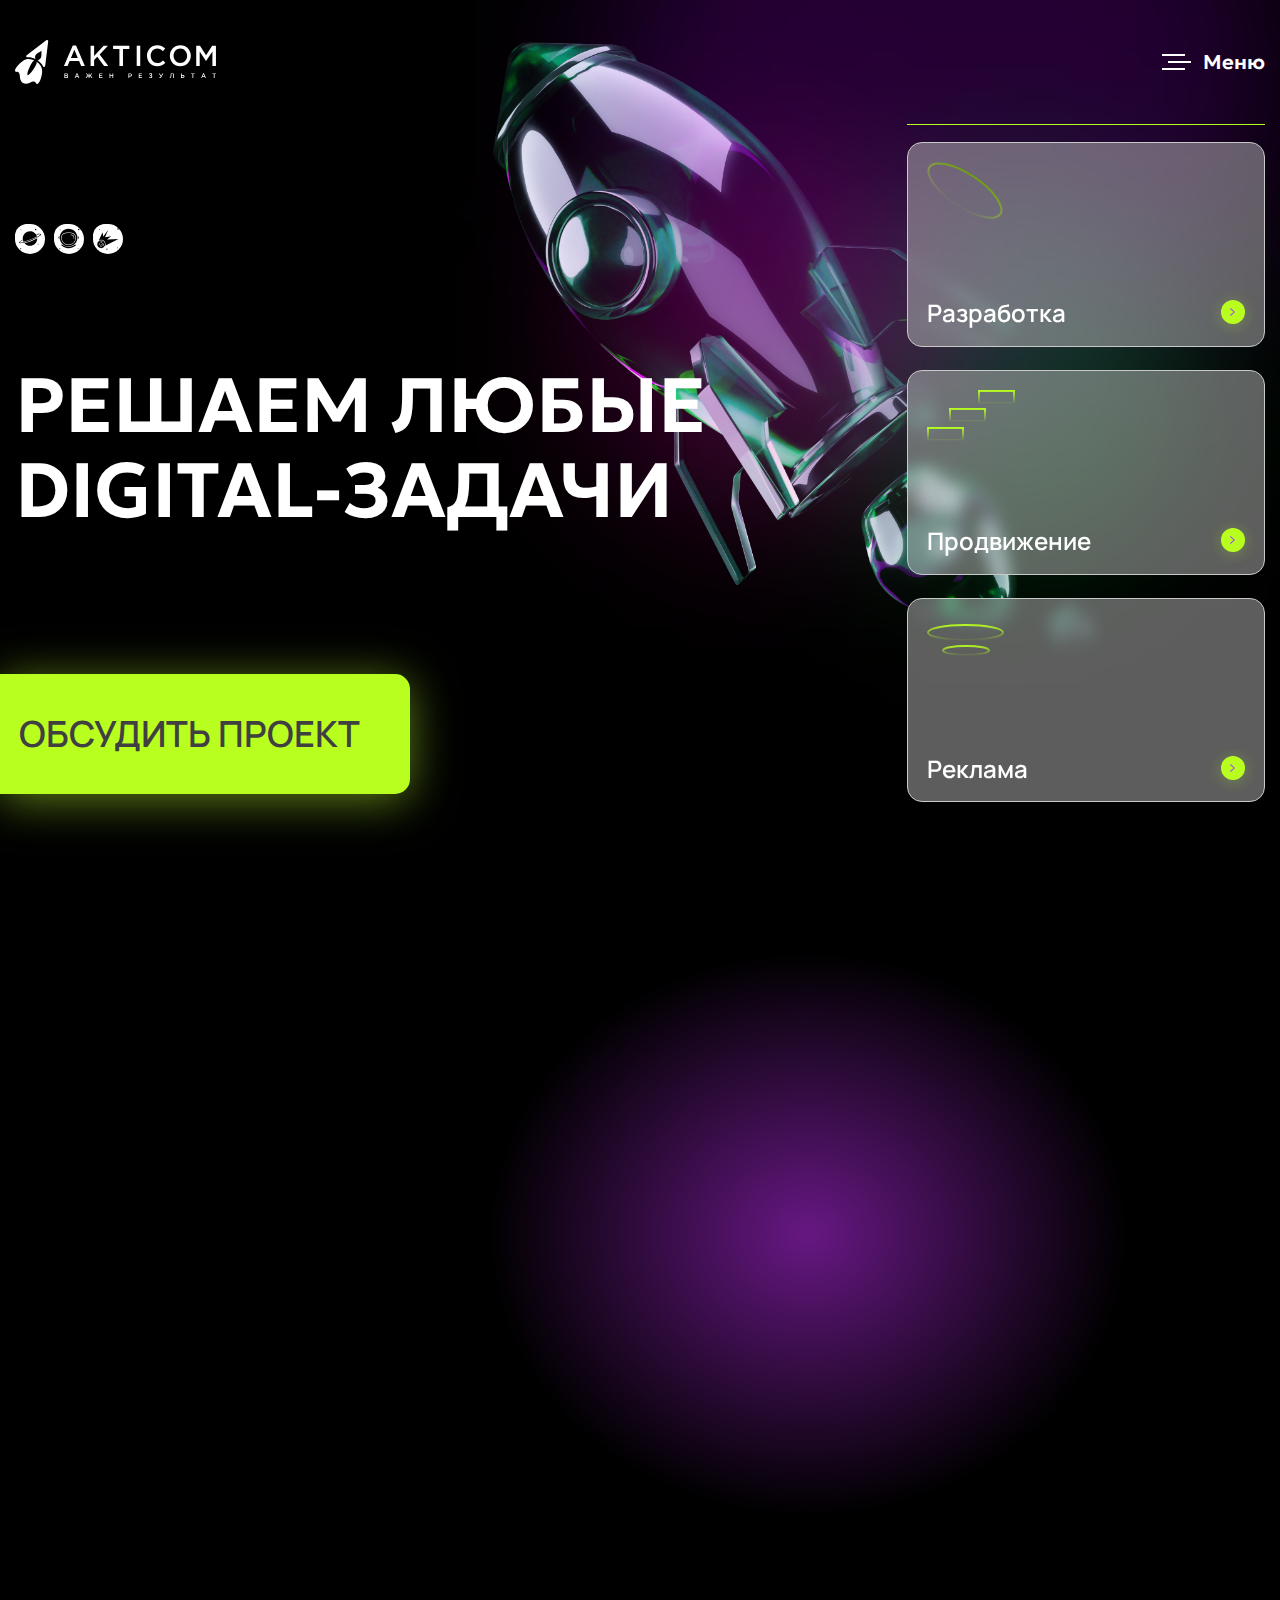
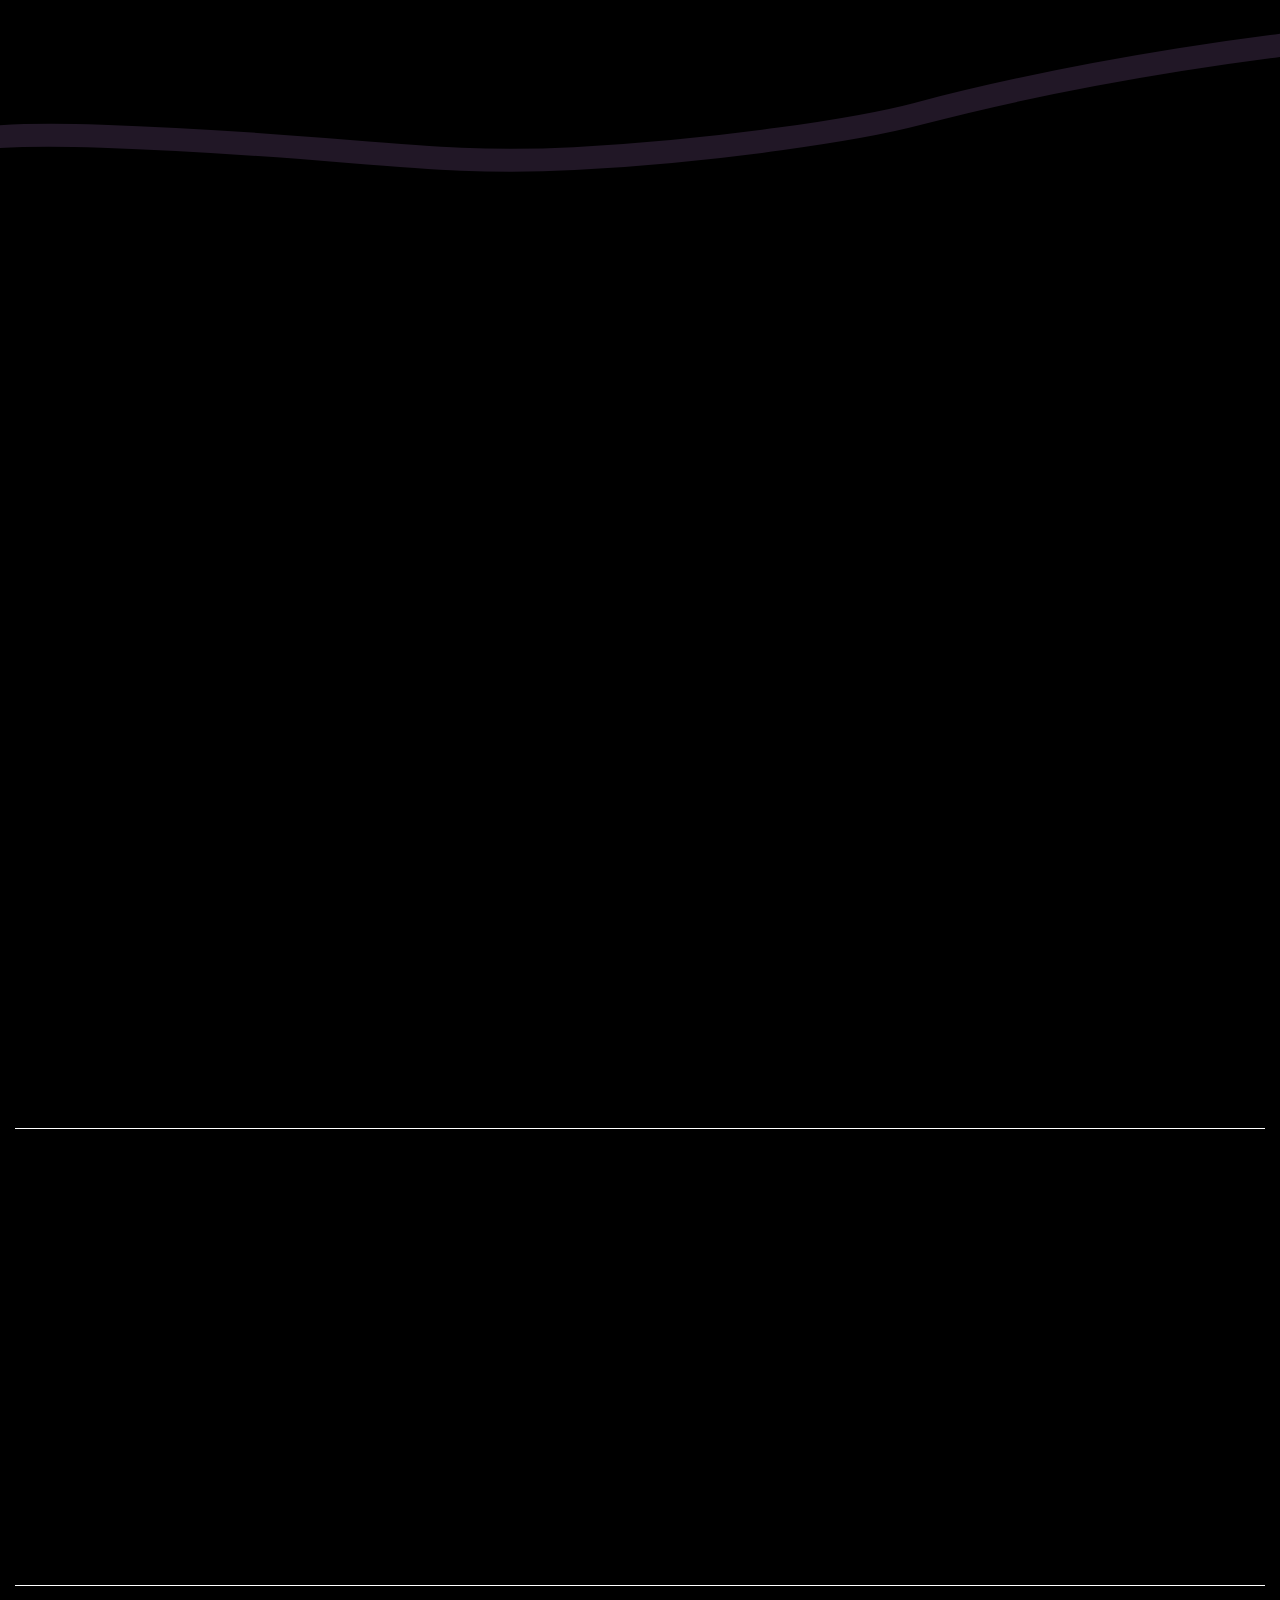
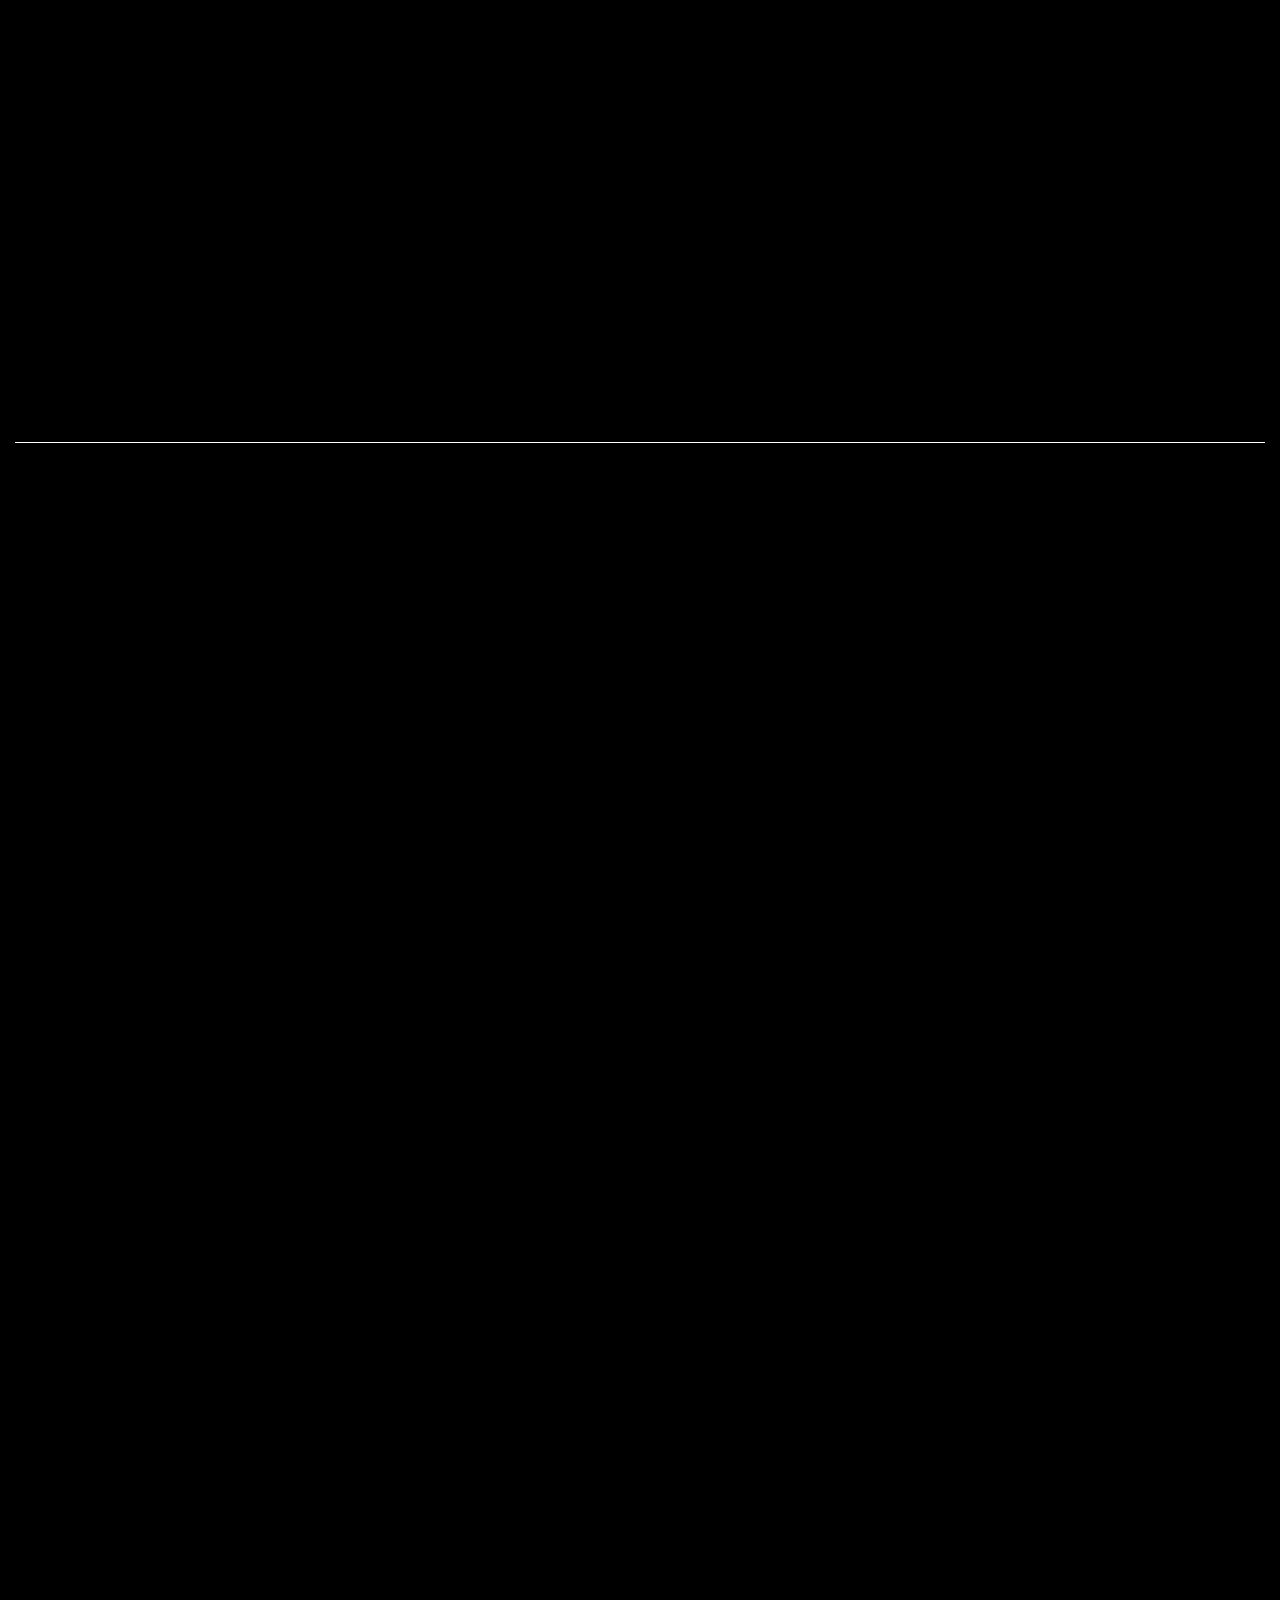
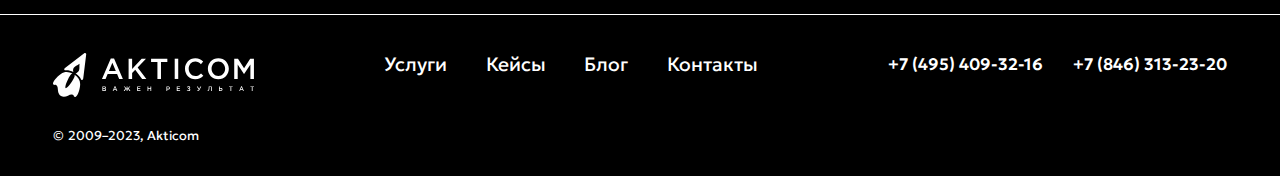
<file: index.html>
<!DOCTYPE html>
<html lang="en">
<head>
    <meta charset="UTF-8">
    <meta name="viewport" content="width=device-width, initial-scale=1.0">
    <link rel="stylesheet" href="/css/reset.css">
    <link rel="stylesheet" href="/css/style.css">
    <link rel="stylesheet" href="/css/animate.css">
    <link rel="stylesheet" href="https://cdn.jsdelivr.net/npm/swiper@9/swiper-bundle.min.css"/>
    <title>AKTICOM</title>
</head>
<body>
    <div class="preloader" id="page-preloader">
        <div class="loader">
            <span id="load_perc">
                0%
            </span>
        </div>
        <div class="progress-bar">
            <span class="progress" id="progress">
                
            </span>
        </div>
    </div>

    <div class="wrapper">

        <header class="header">
            <div class="menus">
            <div class="container">
                <div class="header__wrapper _anim-items _anim-no-hide _anim-from-top">
                    <a href="/index.html" class="header__logo logo">
                        <img src="/img/Logo.svg" alt="">
                    </a>
                    <div class="burger">
                        <div class="header__burger">
                            <span></span>
                        </div>
                        <div class="header__burger-text">
                            Меню
                        </div>
                    </div>
                </div>
                
                <div class="header__menu menu">
                    <div class="container">
                        <div class="menu__wrapper">
                            <div class="menu__top">

                                <ul class="menu__list">
                                    <li>
                                        <a href="#" class="menu__link link menu__link-opens">
                                            Услуги
                                        </a>
                                        <ul class="sub-menu__list">
                                            <li>
                                                <a href="#" class="sub-menu__link link">
                                                    Дизайн
                                                </a>
                                                <ul class="sub-sub-menu__list">
                                                    <li>
                                                        <a href="" class="sub-sub-menu__link link">
                                                            Дизайн сайтов
                                                        </a>
                                                    </li>
                                                    <li>
                                                        <a href="" class="sub-sub-menu__link link">
                                                            Дизайн мобильного приложения
                                                        </a>
                                                    </li>
                                                    <li>
                                                        <a href="" class="sub-sub-menu__link link">
                                                            Дизайн корпоративных сайтов
                                                        </a>
                                                    </li>
                                                    <li>
                                                        <a href="" class="sub-sub-menu__link link">
                                                            Дизайн интернет-магазина
                                                        </a>
                                                    </li>
                                                </ul>
                                            </li>
                                            <li>
                                                <a href="#" class="sub-menu__link link">
                                                    Разработка
                                                </a>
                                                <ul class="sub-sub-menu__list">
                                                    <li>
                                                        <a href="" class="sub-sub-menu__link link">
                                                            Разработка сайтов
                                                        </a>
                                                    </li>
                                                    <li>
                                                        <a href="" class="sub-sub-menu__link link">
                                                            Разработка мобильного приложения
                                                        </a>
                                                    </li>
                                                    <li>
                                                        <a href="" class="sub-sub-menu__link link">
                                                            Разработка корпоративных сайтов
                                                        </a>
                                                    </li>
                                                    <li>
                                                        <a href="" class="sub-sub-menu__link link">
                                                            Разработка интернет-магазина
                                                        </a>
                                                    </li>
                                                </ul>
                                            </li>
                                            <li>
                                                <a href="#" class="sub-menu__link link">
                                                    Аналитика
                                                </a>
                                                <ul class="sub-sub-menu__list">
                                                    <li>
                                                        <a href="" class="sub-sub-menu__link link">
                                                            Аналитика сайтов
                                                        </a>
                                                    </li>
                                                    <li>
                                                        <a href="" class="sub-sub-menu__link link">
                                                            Аналитика мобильного приложения
                                                        </a>
                                                    </li>
                                                    <li>
                                                        <a href="" class="sub-sub-menu__link link">
                                                            Аналитика корпоративных сайтов
                                                        </a>
                                                    </li>
                                                    <li>
                                                        <a href="" class="sub-sub-menu__link link">
                                                            Аналитика интернет-магазина
                                                        </a>
                                                    </li>
                                                </ul>
                                            </li>
                                            <li>
                                                <a href="#" class="sub-menu__link link">
                                                    Продвижение
                                                </a>
                                                <ul class="sub-sub-menu__list">
                                                    <li>
                                                        <a href="" class="sub-sub-menu__link link">
                                                            Продвижение сайтов
                                                        </a>
                                                    </li>
                                                    <li>
                                                        <a href="" class="sub-sub-menu__link link">
                                                            Продвижение мобильного приложения
                                                        </a>
                                                    </li>
                                                    <li>
                                                        <a href="" class="sub-sub-menu__link link">
                                                            Продвижение корпоративных сайтов
                                                        </a>
                                                    </li>
                                                    <li>
                                                        <a href="" class="sub-sub-menu__link link">
                                                            Продвижение интернет-магазина
                                                        </a>
                                                    </li>
                                                </ul>
                                            </li>
                                            <li>
                                                <a href="#" class="sub-menu__link link">
                                                    Реклама
                                                </a>
                                                <ul class="sub-sub-menu__list">
                                                    <li>
                                                        <a href="" class="sub-sub-menu__link link">
                                                            Реклама сайтов
                                                        </a>
                                                    </li>
                                                    <li>
                                                        <a href="" class="sub-sub-menu__link link">
                                                            Реклама мобильного приложения
                                                        </a>
                                                    </li>
                                                    <li>
                                                        <a href="" class="sub-sub-menu__link link">
                                                            Реклама корпоративных сайтов
                                                        </a>
                                                    </li>
                                                    <li>
                                                        <a href="" class="sub-sub-menu__link link">
                                                            Реклама интернет-магазина
                                                        </a>
                                                    </li>
                                                </ul>
                                            </li>
                                            <li>
                                                <a href="#" class="sub-menu__link link">
                                                    Техподдержка
                                                </a>
                                                <ul class="sub-sub-menu__list">
                                                    <li>
                                                        <a href="" class="sub-sub-menu__link link">
                                                            Техподдержка сайтов
                                                        </a>
                                                    </li>
                                                    <li>
                                                        <a href="" class="sub-sub-menu__link link">
                                                            Техподдержка мобильного приложения
                                                        </a>
                                                    </li>
                                                    <li>
                                                        <a href="" class="sub-sub-menu__link link">
                                                            Техподдержка корпоративных сайтов
                                                        </a>
                                                    </li>
                                                    <li>
                                                        <a href="" class="sub-sub-menu__link link">
                                                            Техподдержка интернет-магазина
                                                        </a>
                                                    </li>
                                                </ul>
                                            </li>
                                        </ul>
                                    </li>
                                    <li>
                                        <a href="#" class="menu__link link">
                                            КЕЙСЫ
                                        </a>
                                    </li>
                                    <li>
                                        <a href="#" class="menu__link link">
                                            БЛОГ
                                        </a>
                                    </li>
                                    <li>
                                        <a href="#" class="menu__link link">
                                            КОНТАКТЫ
                                        </a>
                                    </li>
                                </ul>


                            </div>
                            <div class="menu__bottom">
                                <ul class="bottom-menu__list">
                                    <li>
                                        <a href="" class="bottom-menu__link link">
                                            +7 (846) 313-23-20
                                        </a>
                                    </li>
                                    <li>
                                        <a href="" class="bottom-menu__link link">
                                            +7 (846) 313-23-20
                                        </a>
                                    </li>
                                    <li>
                                        <a href="" class="bottom-menu__link link">
                                            mail@akticom.ru
                                        </a>
                                    </li>
                                    <li>
                                        <a href="" class="bottom-menu__link bottom-menu__btn green-btn">
                                            Обсудить проект
                                        </a>
                                    </li>
                                </ul>
                            </div>
                        </div>
                    </div>
                </div>
                
            </div>
        </div>
        </header>







        <main class="main">

            <div class="base">
                <a class="base-btn base-btn--main  _anim-items _anim-no-hide _anim-from-left">
                    Обсудить проект
                </a>
                <div class="container">

                    <div class="base__tabs tabs-base">
                        <div class="tabs-base__body">
                            <div class="tabs-base__default">

                              
                                <div class="item-tabs-base__btns  _anim-items _anim-no-hide _anim-from-left">
                                    <div class="item-tabs-base_btn">
                                        <svg width="30.000000" height="30.000000" viewBox="0 0 30 30" fill="none" xmlns="http://www.w3.org/2000/svg" xmlns:xlink="http://www.w3.org/1999/xlink">
                                  
                                            <defs>
                                                <clipPath id="clip407_433">
                                                    <rect id="svg-gobbler - 2023-11-15T114227.759 1" width="24.000000" height="24.000000" transform="translate(3.000000 3.000000)" fill="white" fill-opacity="0"/>
                                                </clipPath>
                                            </defs>
                                            <circle id="Ellipse 6" cx="15.000000" cy="15.000000" r="15.000000" fill="#FFFFFF" fill-opacity="1.000000"/>
                                            <rect id="svg-gobbler - 2023-11-15T114227.759 1" width="24.000000" height="24.000000" transform="translate(3.000000 3.000000)" fill="#FFFFFF" fill-opacity="0"/>
                                            <g clip-path="url(#clip407_433)">
                                                <path id="Vector" d="M8.52344 17.7397C12.459 16.6309 18.2969 14.3345 21.9385 12.4604C20.7812 8.48535 16.3584 6.2085 12.3516 7.7854C8.41895 9.33228 6.63184 13.936 8.52344 17.7397ZM20.7158 6.16968C21.1309 6.16968 21.4688 5.83179 21.4688 5.41626C21.4688 5.00098 21.1309 4.66309 20.7158 4.66309C20.3008 4.66309 19.9619 5.00098 19.9619 5.41626C19.9619 5.83179 20.3008 6.16968 20.7158 6.16968ZM5.66016 24.1509C5.33301 24.1509 5.06738 24.4167 5.06738 24.7439C5.06738 25.071 5.33301 25.3369 5.66016 25.3369C5.9873 25.3369 6.25391 25.071 6.25391 24.7439C6.25391 24.4167 5.9873 24.1509 5.66016 24.1509Z" fill="#000000" fill-opacity="1.000000" fill-rule="nonzero"/>
                                                <path id="Vector" d="M25.9932 10.1912C25.8193 9.74878 24.4941 9.48193 21.3438 10.1455C21.4775 10.3389 21.6016 10.5381 21.7158 10.7429C22.6465 10.4905 23.3994 10.3276 23.9512 10.2588C24.6895 10.167 25.0508 10.2451 25.1582 10.5198C25.2666 10.7932 25.0586 11.094 24.4639 11.5259C21.1758 13.9126 8.51855 18.813 5.53906 18.813C5.1377 18.813 4.92188 18.7173 4.8418 18.5151C4.7334 18.2397 4.94629 17.9351 5.55371 17.4971C6.00488 17.1716 6.66406 16.7798 7.51367 16.332C7.45801 16.104 7.41309 15.8738 7.37891 15.6416C4.62109 17.3018 3.83301 18.4004 4.00781 18.8438C4.18848 19.3032 5.60156 19.5715 8.99316 18.8162C13.5078 17.8093 19.7197 15.3286 23.4551 12.8689C25.5586 11.4841 26.1455 10.5776 25.9932 10.1912Z" fill="#000000" fill-opacity="1.000000" fill-rule="nonzero"/>
                                                <path id="Vector" d="M9.47266 19.1868C11.4551 21.5325 14.7695 22.3828 17.6494 21.2493C20.5762 20.0977 22.4209 17.2178 22.2324 14.1648C18.7012 16.1826 13.6172 18.2109 9.47266 19.1868Z" fill="#000000" fill-opacity="1.000000" fill-rule="nonzero"/>
                                                <path id="Vector" d="M23.5898 20.1929C23.5898 20.418 23.4072 20.6003 23.1826 20.6003C22.958 20.6003 22.7754 20.418 22.7754 20.1929C22.7754 19.968 22.958 19.7856 23.1826 19.7856C23.4072 19.7856 23.5898 19.968 23.5898 20.1929Z" fill="#000000" fill-opacity="1.000000" fill-rule="evenodd"/>
                                                <path id="Vector" d="M6.36816 5.82349C6.36816 6.04858 6.18555 6.23096 5.96094 6.23096C5.73633 6.23096 5.55371 6.04858 5.55371 5.82349C5.55371 5.59863 5.73633 5.41626 5.96094 5.41626C6.18555 5.41626 6.36816 5.59863 6.36816 5.82349Z" fill="#000000" fill-opacity="1.000000" fill-rule="evenodd"/>
                                            </g>
                                        </svg>
                                        
                                    </div>
                                    <div class="item-tabs-base_btn">
                                        <svg width="30.000000" height="30.000000" viewBox="0 0 30 30" fill="none" xmlns="http://www.w3.org/2000/svg" xmlns:xlink="http://www.w3.org/1999/xlink">
                                            <defs>
                                                <clipPath id="clip407_443">
                                                    <rect id="svg-gobbler - 2023-11-15T114354.932 1" width="24.000000" height="24.000000" transform="translate(3.000000 3.000000)" fill="white" fill-opacity="0"/>
                                                </clipPath>
                                            </defs>
                                            <circle id="Ellipse 6" cx="15.000000" cy="15.000000" r="15.000000" fill="#FFFFFF" fill-opacity="1.000000"/>
                                            <rect id="svg-gobbler - 2023-11-15T114354.932 1" width="24.000000" height="24.000000" transform="translate(3.000000 3.000000)" fill="#FFFFFF" fill-opacity="0"/>
                                            <g clip-path="url(#clip407_443)">
                                                <path id="Vector" d="M14.6006 4.78882C9.52637 4.78882 5.46582 9.06787 5.76953 14.166C6.14355 20.4421 12.8047 24.3213 18.4424 21.6028C21.4014 20.1702 23.4473 17.1367 23.4473 13.6343C23.4473 8.75684 19.4785 4.78882 14.6006 4.78882ZM14.6006 21.0083C10.5352 21.0083 7.22754 17.7002 7.22754 13.6343C7.22754 9.54785 10.4795 8.43604 14.5654 8.43604C18.6318 8.43604 21.9736 9.5354 21.9736 13.6343C21.9736 17.7002 18.666 21.0083 14.6006 21.0083Z" fill="#000000" fill-opacity="1.000000" fill-rule="nonzero"/>
                                                <path id="Vector" d="M8.64648 20.7981L6.77148 20.7981C10.9795 25.3962 18.2227 25.3943 22.4287 20.7981L20.5537 20.7981C17.1328 23.6465 12.1084 23.6804 8.64648 20.7981ZM14.5645 8.90479C10.7598 8.90479 7.69629 9.84106 7.69629 13.6343C7.69629 17.4419 10.793 20.5398 14.6006 20.5398C18.4072 20.5398 21.5039 17.4419 21.5039 13.6343C21.5039 10.4075 19.2988 8.90479 14.5645 8.90479ZM20.0566 14.7524C20.0459 14.8052 20.0176 14.8528 19.9756 14.887C19.9336 14.9211 19.8818 14.9397 19.8271 14.9397C19.6787 14.9397 19.5684 14.8032 19.5977 14.6584C19.666 14.3218 19.7012 13.9792 19.7002 13.6357C19.7002 12.1367 19.1133 11.2683 16.9033 10.8848C16.8428 10.8733 16.7891 10.8386 16.7529 10.7881C16.7178 10.7373 16.7041 10.6748 16.7148 10.6143C16.7256 10.5535 16.7598 10.4993 16.8096 10.4634C16.8604 10.4275 16.9219 10.4131 16.9834 10.4229C18.1289 10.6216 18.9629 10.9868 19.4629 11.5081C19.9385 11.9995 20.1689 12.6956 20.1689 13.636C20.1689 14.0127 20.1318 14.3882 20.0566 14.7524ZM5.80762 24.1509C5.48047 24.1509 5.21484 24.417 5.21484 24.7439C5.21484 25.071 5.48047 25.3372 5.80762 25.3372C6.13477 25.3372 6.40039 25.071 6.40039 24.7439C6.40039 24.417 6.13477 24.1509 5.80762 24.1509ZM5.39551 12.1948C4.90332 12.2559 4.52148 12.677 4.52148 13.1863L4.52148 14.084C4.52148 14.593 4.90332 15.0142 5.39551 15.0752C5.25293 14.1543 5.24316 13.1724 5.39551 12.1948ZM23.832 12.1948C23.9805 13.1494 23.9805 14.1208 23.832 15.0752C24.3252 15.0144 24.708 14.593 24.708 14.084L24.708 13.1863C24.708 12.677 24.3252 12.2559 23.832 12.1948ZM24.7246 4.66309C24.3096 4.66309 23.9717 5.00098 23.9717 5.41626C23.9717 5.83179 24.3096 6.16968 24.7246 6.16968C25.1406 6.16968 25.4785 5.83179 25.4785 5.41626C25.4785 5.00098 25.1406 4.66309 24.7246 4.66309Z" fill="#000000" fill-opacity="1.000000" fill-rule="nonzero"/>
                                                <path id="Vector" d="M24.5518 24.3364C24.5518 24.5615 24.3691 24.7439 24.1445 24.7439C23.9199 24.7439 23.7373 24.5615 23.7373 24.3364C23.7373 24.1116 23.9199 23.9292 24.1445 23.9292C24.3691 23.9292 24.5518 24.1116 24.5518 24.3364Z" fill="#000000" fill-opacity="1.000000" fill-rule="evenodd"/>
                                                <path id="Vector" d="M6.51562 5.82349C6.51562 6.04858 6.33301 6.23096 6.1084 6.23096C5.88379 6.23096 5.70117 6.04858 5.70117 5.82349C5.70117 5.59863 5.88379 5.41626 6.1084 5.41626C6.33301 5.41626 6.51562 5.59863 6.51562 5.82349Z" fill="#000000" fill-opacity="1.000000" fill-rule="evenodd"/>
                                            </g>
                                        </svg>
                                        
                                    </div>
                                    <div class="item-tabs-base_btn">
                                        <svg width="30.000000" height="30.000000" viewBox="0 0 30 30" fill="none" xmlns="http://www.w3.org/2000/svg" xmlns:xlink="http://www.w3.org/1999/xlink">
    
                                            <defs>
                                                <clipPath id="clip407_453">
                                                    <rect id="svg-gobbler - 2023-11-15T114438.691 1" width="24.000000" height="24.000000" transform="translate(3.000000 3.000000)" fill="white" fill-opacity="0"/>
                                                </clipPath>
                                            </defs>
                                            <circle id="Ellipse 6" cx="15.000000" cy="15.000000" r="15.000000" fill="#FFFFFF" fill-opacity="1.000000"/>
                                            <rect id="svg-gobbler - 2023-11-15T114438.691 1" width="24.000000" height="24.000000" transform="translate(3.000000 3.000000)" fill="#FFFFFF" fill-opacity="0"/>
                                            <g clip-path="url(#clip407_453)">
                                                <path id="Vector" d="M13.9023 24.5645C13.5752 24.5645 13.3096 24.8306 13.3096 25.1577C13.3096 25.4846 13.5752 25.7507 13.9023 25.7507C14.2295 25.7507 14.4961 25.4846 14.4961 25.1577C14.4961 24.8306 14.2295 24.5645 13.9023 24.5645ZM8.15332 16.28C5.9873 16.28 4.22461 18.0425 4.22461 20.2085C4.22461 22.3748 5.9873 24.137 8.15332 24.137C10.3193 24.137 12.0811 22.3745 12.0811 20.2085C12.0811 18.0425 10.3193 16.28 8.15332 16.28ZM6.74902 20.3088C6.75391 20.2903 6.75586 20.2715 6.75586 20.2524C6.75586 20.1265 6.65332 20.0242 6.52734 20.0242C6.4668 20.0242 6.4082 20.0483 6.36523 20.0911C6.32324 20.1338 6.29883 20.1919 6.29883 20.2524C6.29883 20.3259 6.33398 20.395 6.3916 20.4373C6.44238 20.4739 6.47656 20.5288 6.48633 20.5901C6.49609 20.6514 6.48047 20.7144 6.44434 20.7646C6.4082 20.8149 6.35254 20.8489 6.29199 20.8586C6.23047 20.8684 6.16797 20.8535 6.11719 20.8171C5.9375 20.687 5.83008 20.4758 5.83008 20.2524C5.83008 19.8682 6.14258 19.5554 6.52734 19.5554C6.91113 19.5554 7.22461 19.8682 7.22461 20.2524C7.22461 20.3142 7.2168 20.3743 7.20117 20.4307C7.19336 20.4604 7.17969 20.4883 7.16113 20.5127C7.14258 20.5371 7.11914 20.5576 7.0918 20.573C7.06543 20.5884 7.03613 20.5981 7.00586 20.6023C6.97461 20.6062 6.94434 20.604 6.91406 20.5962C6.88477 20.5881 6.85645 20.5742 6.83203 20.5557C6.80762 20.5369 6.78711 20.5134 6.77246 20.4868C6.74121 20.4329 6.73242 20.3689 6.74902 20.3088ZM8.47949 22.5615C8.38965 22.9082 8.07715 23.1501 7.71777 23.1501C7.65625 23.1501 7.59668 23.1255 7.55273 23.0815C7.50879 23.0376 7.4834 22.978 7.4834 22.9158C7.4834 22.8538 7.50879 22.7939 7.55273 22.75C7.59668 22.7061 7.65625 22.6814 7.71777 22.6814C7.75977 22.6816 7.80078 22.6733 7.83984 22.6575C7.87793 22.6416 7.91309 22.6182 7.94238 22.5886C7.97266 22.5593 7.99609 22.5242 8.01172 22.4858C8.02734 22.4473 8.03613 22.406 8.03613 22.3643C8.03613 22.1885 7.89355 22.0457 7.71777 22.0457C7.54297 22.0457 7.40039 22.1885 7.40039 22.3643C7.40039 22.4263 7.37598 22.4861 7.33203 22.53C7.28809 22.574 7.22852 22.5986 7.16602 22.5986C7.10449 22.5986 7.04492 22.574 7.00098 22.53C6.95703 22.4861 6.93164 22.4263 6.93164 22.3643C6.93164 21.9299 7.28418 21.5769 7.71777 21.5769C8.15137 21.5769 8.50488 21.9299 8.50488 22.3643C8.50488 22.4304 8.49609 22.4968 8.47949 22.5615ZM7.92871 18.5864C7.83984 18.5059 7.76758 18.4084 7.7168 18.2998C7.66504 18.1912 7.63574 18.0732 7.63086 17.9534C7.61914 17.7092 7.70312 17.4753 7.86816 17.2942C8.20801 16.9211 8.78809 16.894 9.16016 17.2332C9.2168 17.2852 9.26758 17.3438 9.30957 17.408C9.32715 17.4336 9.33887 17.4624 9.34473 17.4927C9.35059 17.5227 9.35059 17.554 9.34473 17.584C9.33887 17.6143 9.32715 17.6428 9.30957 17.6685C9.29297 17.6941 9.27051 17.7161 9.24512 17.7332C9.21973 17.7502 9.19043 17.762 9.16016 17.7681C9.12988 17.7739 9.09863 17.7739 9.06934 17.7678C9.03906 17.762 9.00977 17.75 8.98438 17.7329C8.95898 17.7156 8.93652 17.6936 8.91992 17.668C8.89844 17.636 8.87402 17.6064 8.84473 17.5803C8.66309 17.4146 8.37988 17.428 8.21387 17.6099C8.1748 17.6531 8.14453 17.7039 8.12402 17.7588C8.10449 17.814 8.0957 17.8726 8.09863 17.9312C8.10156 17.9897 8.11621 18.0471 8.14062 18.1001C8.16602 18.1533 8.20117 18.2007 8.24512 18.24C8.35156 18.3374 8.49316 18.376 8.63672 18.3467C8.66699 18.3403 8.69824 18.3398 8.72852 18.3455C8.75879 18.3511 8.78711 18.3628 8.81348 18.3796C8.83887 18.3967 8.86133 18.4185 8.87891 18.4441C8.89648 18.4697 8.9082 18.4985 8.91504 18.5288C8.9209 18.5591 8.9209 18.5903 8.91504 18.6206C8.90918 18.6509 8.89746 18.6799 8.88086 18.7056C8.86328 18.7314 8.84082 18.7534 8.81543 18.7708C8.79004 18.7878 8.76074 18.7998 8.73047 18.8059C8.66895 18.8186 8.60742 18.8247 8.5459 18.8247C8.31934 18.8245 8.09766 18.741 7.92871 18.5864ZM10.8086 20.9597C10.7461 21.2 10.6064 21.4128 10.4092 21.5649C10.2129 21.7168 9.97168 21.7993 9.72363 21.7993C9.66113 21.7993 9.60156 21.7747 9.55762 21.7307C9.51367 21.6868 9.48926 21.6272 9.48926 21.5649C9.48926 21.5027 9.51367 21.4431 9.55762 21.3992C9.60156 21.3552 9.66113 21.3306 9.72363 21.3306C10.0205 21.3306 10.2803 21.1299 10.3555 20.8425C10.3691 20.7888 10.376 20.7327 10.376 20.6768C10.376 20.3169 10.083 20.0242 9.72363 20.0242C9.36328 20.0242 9.07129 20.3169 9.07129 20.6768C9.07129 20.7864 9.09668 20.8906 9.14844 20.9863C9.17773 21.0413 9.18359 21.1055 9.16504 21.1648C9.14746 21.2244 9.10645 21.2742 9.05176 21.3035C8.99707 21.3328 8.93262 21.3391 8.87305 21.321C8.81348 21.303 8.76367 21.262 8.73438 21.207C8.64746 21.0437 8.60254 20.8616 8.60254 20.6768C8.60254 20.0583 9.10547 19.5554 9.72363 19.5554C10.3418 19.5554 10.8447 20.0583 10.8447 20.6768C10.8447 20.772 10.833 20.8669 10.8086 20.9597ZM25.0225 4.24927C24.6074 4.24927 24.2695 4.58716 24.2695 5.00244C24.2695 5.41797 24.6074 5.75586 25.0225 5.75586C25.4375 5.75586 25.7754 5.41797 25.7754 5.00244C25.7754 4.58716 25.4375 4.24927 25.0225 4.24927Z" fill="#000000" fill-opacity="1.000000" fill-rule="nonzero"/>
                                                <path id="Vector" d="M14.126 15.4097C14.1084 15.3621 14.1074 15.3101 14.1221 15.2617C14.1367 15.2131 14.167 15.1709 14.208 15.1409L18.2402 12.1838L12.3965 13.29C12.3555 13.2979 12.3125 13.2942 12.2725 13.2795C12.2324 13.2649 12.1973 13.2397 12.1709 13.2065C12.1445 13.1733 12.127 13.1338 12.1211 13.0916C12.1152 13.0496 12.1211 13.0066 12.1377 12.9675L15.2568 5.66553L10.5039 12.2241C10.4766 12.262 10.4385 12.2908 10.3945 12.3066C10.3506 12.3228 10.3027 12.3252 10.2578 12.314C10.2119 12.3025 10.1719 12.2778 10.1406 12.2432C10.1094 12.2085 10.0889 12.165 10.082 12.1187L9.54395 8.23755L5.78711 16.5032C6.4707 16.0654 7.28223 15.8113 8.15234 15.8113C10.5771 15.8113 12.5498 17.7839 12.5498 20.2085C12.5498 20.7642 12.4443 21.3149 12.2393 21.8313L25.417 14.8892L14.3604 15.564C14.3105 15.5669 14.2598 15.5537 14.2178 15.5259C14.1758 15.498 14.1436 15.4573 14.126 15.4097Z" fill="#000000" fill-opacity="1.000000" fill-rule="nonzero"/>
                                                <path id="Vector" d="M24.8486 23.9226C24.8486 24.1477 24.666 24.3301 24.4414 24.3301C24.2168 24.3301 24.0342 24.1477 24.0342 23.9226C24.0342 23.6978 24.2168 23.5154 24.4414 23.5154C24.666 23.5154 24.8486 23.6978 24.8486 23.9226Z" fill="#000000" fill-opacity="1.000000" fill-rule="evenodd"/>
                                                <path id="Vector" d="M6.81348 5.40967C6.81348 5.63477 6.63086 5.81714 6.40625 5.81714C6.18164 5.81714 5.99902 5.63477 5.99902 5.40967C5.99902 5.18481 6.18164 5.00244 6.40625 5.00244C6.63086 5.00244 6.81348 5.18481 6.81348 5.40967Z" fill="#000000" fill-opacity="1.000000" fill-rule="evenodd"/>
                                            </g>
                                        </svg>
                                        
                                    </div>
                                </div>


                                <div class="background-image-pink">
                                    <img src="/img/pink.png" alt="">
                                </div>
                                <div class="background-image-pink-mobile">
                                    <img src="/img/svg/fiol-back-mobile.png" alt="">
                                </div>
                    


                                <h1 class="item-tabs-base__main-text item-tabs-base__main-text--main _anim-items _anim-no-hide _anim-fade-in-down">
                                    Решаем любые </br>
                                    dIGITAL-ЗАДАЧИ 
                                </h1>


                                <!-- _anim-items _anim-no-hide _anim-from-right-bot -->
                            
                                <div id="defaultImage" class="item-tabs-base__img item-tabs-base__img--main defaul-image is-active ">
                                    <img class="def-main-1" src="/img/ic-main.png" alt="">
                                    <img class="def-main-2" src="/img/raketa-mobile.png" alt="">
                                </div>

                                <div id="dev" class="item-tabs-base__img item-tabs-base__img--main main-tab-1 main-closeset">
                                    <img class="item-tabs-base__img-back" src="/img/dev-back.png" alt="">
                                    <img class="item-tabs-base__img-line-tab-1" src="/img/line-for-back-dev.png" alt="">
                                    <div class="item-tabs-base__texts">
                                        <p style="margin-top: -3%; margin-left: -23%;">DEVELOPMENT</p>
                                        <p style="margin-top: -2%;">DESIGN UI/UX</p>
                                        <p style="margin-left: 110%; margin-top: 28%;">DEVELOPMENT</p>
                                    </div>
                                </div>

                                <div id="prod" class="item-tabs-base__img item-tabs-base__img--main main-tab-2  main-closeset">
                                    <img class="item-tabs-base__img-back" src="/img/prod-back.png" alt="">
                                    <img class="item-tabs-base__img-line-tab-2" src="/img/line-for-back-prod.png" alt="">
                                    <div class="item-tabs-base__texts">
                                        <p >MARKETING</p>
                                        <p style="margin-top: -4%; margin-left: -22%;">SEO OPTIMIZATION</p>
                                        <p style="margin-left: 30%; margin-top: 23%;">SEO OPTIMIZATION</p>
                                    </div>
                                </div>

                                <div id="rekl" class="item-tabs-base__img item-tabs-base__img--main main-tab-3  main-closeset">
                                    <img class="item-tabs-base__img-back" src="/img/reklama-back.png" alt="">
                                    <img class="item-tabs-base__img-line-tab-3" src="/img/line-for-back-rekl.png" alt="">
                                    <img class="item-tabs-base__img-line-tab-3-2" src="/img/line-for-back-rekl.png" alt="">
                                    <div class="item-tabs-base__texts">
                                        <p style="margin-left: 35%;">TARGET</p>
                                        <p style="margin-top: -5%; margin-left: -20%;">advertising</p>
                                        <p style="margin-left: 90%; margin-top: 50%;">TARGET</p>
                                    </div>
                                </div>


                            </div> 
                            
                        </div>


                        
                        <nav class="tabs-base__nav nav-tabs-base _anim-items _anim-no-hide _anim-from-right">
                            <a class="nav-tabs-base__item" onmouseover='openTab(event, "dev")' onmouseout='openTab(event, "dev")' data-tab-name="main-tab-1"  href="/develop.html">
                                <div class="nav-tabs-base__img">
                                    <svg xmlns="http://www.w3.org/2000/svg" width="76" height="57" viewBox="0 0 76 57" fill="none">
                                        <path d="M73.3121 52.1737C72.1748 53.8851 70.1775 55.0278 67.3547 55.5235C64.5288 56.0198 60.9678 55.8468 56.8872 55.0024C48.7318 53.3149 38.7081 48.9892 28.7829 42.3935C18.8576 35.7978 10.987 28.2321 6.27229 21.367C3.9133 17.932 2.37445 14.716 1.73738 11.9185C1.10103 9.12412 1.38093 6.84009 2.51822 5.12867C3.65552 3.41725 5.65283 2.27451 8.47556 1.77881C11.3015 1.28256 14.8625 1.45558 18.943 2.29992C27.0985 3.98743 37.1222 8.31317 47.0474 14.9088C56.9727 21.5045 64.8433 29.0702 69.558 35.9354C71.917 39.3703 73.4558 42.5863 74.0929 45.3839C74.7293 48.1782 74.4494 50.4623 73.3121 52.1737Z" stroke="url(#paint0_linear_167_296)" stroke-width="2"/>
                                        <defs>
                                          <linearGradient id="paint0_linear_167_296" x1="47.6009" y1="14.076" x2="28.2294" y2="43.2264" gradientUnits="userSpaceOnUse">
                                            <stop stop-color="#6F9A13"/>
                                            <stop offset="1" stop-color="#B8FF20" stop-opacity="0"/>
                                          </linearGradient>
                                        </defs>
                                    </svg>
                                </div>
                                <div class="nav-tabs-base__group">
                                    <div class="nav-tabs-base__text">
                                        Разработка
                                    </div>
                                    <div class="nav-tabs-base__btn green-btn">
                                        <svg xmlns="http://www.w3.org/2000/svg" width="5" height="8" viewBox="0 0 5 8" fill="none">
                                            <path d="M0 7.33333L3.57138 4L0 0.666667L0.714339 0L5 4L0.714339 8L0 7.33333Z" fill="#9747FF"/>
                                        </svg>
                                    </div>
                                </div>
                            </a>

                            <a class="nav-tabs-base__item" onmouseover='openTab(event, "prod")' onmouseout='openTab(event, "prod")' data-tab-name="main-tab-2">
                                <div class="nav-tabs-base__img">
                                    <svg width="88.000000" height="51.000000" viewBox="0 0 88 51" fill="none" xmlns="http://www.w3.org/2000/svg" xmlns:xlink="http://www.w3.org/1999/xlink">
                                        <defs>
                                            <linearGradient id="paint_linear_167_303_0" x1="18.500000" y1="37.000000" x2="18.500000" y2="51.000000" gradientUnits="userSpaceOnUse">
                                                <stop stop-color="#B8FF20"/>
                                                <stop offset="1.000000" stop-color="#B8FF20" stop-opacity="0.000000"/>
                                            </linearGradient>
                                            <linearGradient id="paint_linear_167_304_0" x1="40.500000" y1="18.000000" x2="40.500000" y2="32.000000" gradientUnits="userSpaceOnUse">
                                                <stop stop-color="#B8FF20"/>
                                                <stop offset="1.000000" stop-color="#B8FF20" stop-opacity="0.000000"/>
                                            </linearGradient>
                                            <linearGradient id="paint_linear_167_305_0" x1="69.500000" y1="0.000000" x2="69.500000" y2="14.000000" gradientUnits="userSpaceOnUse">
                                                <stop stop-color="#B8FF20"/>
                                                <stop offset="1.000000" stop-color="#B8FF20" stop-opacity="0.000000"/>
                                            </linearGradient>
                                        </defs>
                                        <rect id="Rectangle 12" x="1.000000" y="38.000000" width="35.000000" height="12.000000" stroke="url(#paint_linear_167_303_0)" stroke-opacity="1.000000" stroke-width="2.000000"/>
                                        <rect id="Rectangle 13" x="23.000000" y="19.000000" width="35.000000" height="12.000000" stroke="url(#paint_linear_167_304_0)" stroke-opacity="1.000000" stroke-width="2.000000"/>
                                        <rect id="Rectangle 14" x="52.000000" y="1.000000" width="35.000000" height="12.000000" stroke="url(#paint_linear_167_305_0)" stroke-opacity="1.000000" stroke-width="2.000000"/>
                                    </svg>
                                   
                                    
                                </div>
                                <div class="nav-tabs-base__group">
                                    <div class="nav-tabs-base__text">
                                        Продвижение
                                    </div>
                                    <div class="nav-tabs-base__btn green-btn">
                                        <svg xmlns="http://www.w3.org/2000/svg" width="5" height="8" viewBox="0 0 5 8" fill="none">
                                            <path d="M0 7.33333L3.57138 4L0 0.666667L0.714339 0L5 4L0.714339 8L0 7.33333Z" fill="#9747FF"/>
                                        </svg>
                                    </div>
                                </div>
                            </a>

                            <a class="nav-tabs-base__item" onmouseover='openTab(event, "rekl")' onmouseout='openTab(event, "rekl")' data-tab-name="main-tab-3" href="/reklama.html">
                                <div class="nav-tabs-base__img" style="margin-top: 2%;">
                                    <svg width="77.000000" height="32.000000" viewBox="0 0 77 32" fill="none" xmlns="http://www.w3.org/2000/svg" xmlns:xlink="http://www.w3.org/1999/xlink">
                                        <defs>
                                            <linearGradient id="paint_linear_167_312_0" x1="38.500000" y1="0.000000" x2="38.500000" y2="17.000000" gradientUnits="userSpaceOnUse">
                                                <stop stop-color="#B8FF20"/>
                                                <stop offset="1.000000" stop-color="#B8FF20" stop-opacity="0.000000"/>
                                            </linearGradient>
                                            <linearGradient id="paint_linear_167_313_0" x1="39.000000" y1="21.000000" x2="39.000000" y2="32.000000" gradientUnits="userSpaceOnUse">
                                                <stop stop-color="#B8FF20"/>
                                                <stop offset="1.000000" stop-color="#B8FF20" stop-opacity="0.000000"/>
                                            </linearGradient>
                                        </defs>
                                        <ellipse id="Ellipse 8" cx="38.500000" cy="8.500000" rx="37.500000" ry="7.500000" stroke="url(#paint_linear_167_312_0)" stroke-opacity="1.000000" stroke-width="2.000000"/>
                                        <ellipse id="Ellipse 9" cx="39.000000" cy="26.500000" rx="23.000000" ry="4.500000" stroke="url(#paint_linear_167_313_0)" stroke-opacity="1.000000" stroke-width="2.000000"/>
                                    </svg>
                    
                                 
                                    
                                </div>
                                <div class="nav-tabs-base__group">
                                    <div class="nav-tabs-base__text">
                                        Реклама
                                    </div>
                                    <div class="nav-tabs-base__btn green-btn">
                                        <svg xmlns="http://www.w3.org/2000/svg" width="5" height="8" viewBox="0 0 5 8" fill="none">
                                            <path d="M0 7.33333L3.57138 4L0 0.666667L0.714339 0L5 4L0.714339 8L0 7.33333Z" fill="#9747FF"/>
                                        </svg>
                                    </div>
                                </div>
                            </a>
                        </nav>


                    </div>

                </div>
            </div>



            <div class="year">
                <div class="container">
                    <div class="year__body">
                        <div class="year__left  _anim-items _anim-no-hide _anim-fade-in-left">
                            <div class="background-text year__text">
                                15 лет
                            </div>
                            <div class="year__info">
                                <h2 class="year__title title-h2">
                                    лучшие в </br> своем деле
                                </h2>
                                <a href="" class="year__btn green-btn">
                                    Обсудить проект
                                </a>
                            </div>
                        </div>
                        <div class="year__right">
                            <div class="year__img">
                                <img src="/img/year.png" alt="" class="_anim-items _anim-no-hide _anim-from-right-bot">
                                <div class="year__background-title  _anim-items _anim-no-hide _anim-fade-in-right">
                                    <p>SEO / DEVELOPMENT / Design</p>
                                    <p class="year__margin">Mobile / SEO / DevelopMent / Design</p>
                                    <p>SEO / DEVELOPMENT / Design</p>
                                    <p class="year__margin">Mobile / SEO / DevelopMent / Design</p>
                                </div>
                            </div>
                        </div>
                    </div>
                </div>
            </div>



            <div class="tasks">
                <svg xmlns="http://www.w3.org/2000/svg" width="1920" height="174" viewBox="0 0 1920 174" fill="none">
                    <path d="M-55.5217 163C-86.4136 145.848 -98.1835 113.28 101.872 120.225C351.94 128.906 426.496 150.531 574.052 142.639C721.608 134.747 861.35 112.766 916.23 98.245C1054.26 61.7218 1288.84 18.0023 1493.86 12.3201C1657.89 7.77426 2036 53.169 2075 52.1693" stroke="#DE99FF" stroke-opacity="0.15" stroke-width="23"/>
                </svg>
                <div class="container">
                    <div class="tasks__wrapper">
                        <h2 class="tasks__title title-h2 _anim-items _anim-no-hide _anim-fade-in-left">
                            Задачи, которые мы решаем
                        </h2>
                        <div class="tasks__body _anim-items _anim-no-hide _anim-fade-in-right">
                            <div class="tasks__left">

                            </div>
                            <div class="tasks__right">
                                <div class="accordion" >

                                    <div class="accordion-item">
                                        <div class="accordion__title">
                                           <span>01</span>
                                            Исследование и аналитика
                                            <div class="spoiler__arrow">
                                                <div class="arrow">
                                                    <span></span>
                                                </div>
                                            </div>
                                        </div>
                                        <div class="accordion__text">
                                            <div style="min-height: 0;">
                                            Текст про исследование и аналитику Lorem ipsum dolor sit amet, consectetuer adipiscing elit. Aenean commodo ligula eget dolor. Aenean massa. Cum sociis natoque penatibus et magnis dis parturient montes,
                                            </div>
                                        </div>
                                    </div>
                                    
                                    <div class="accordion-item">
                                        <div class="accordion__title">
                                           <span>02</span>
                                           Дизайн и проектирование
                                           <div class="spoiler__arrow">
                                            <div class="arrow">
                                                <span></span>
                                            </div>
                                        </div>
                                        </div>
                                        <div class="accordion__text">
                                            <div style="min-height: 0;">
                                                Текст про исследование и аналитику Lorem ipsum dolor sit amet, consectetuer adipiscing elit. Aenean commodo ligula eget dolor. Aenean massa. Cum sociis natoque penatibus et magnis dis parturient montes,
                                            </div>                                        </div>
                                    </div>
                                                   
                                    <div class="accordion-item">
                                        <div class="accordion__title">
                                           <span>03</span>
                                            Разработка
                                            <div class="spoiler__arrow">
                                                <div class="arrow">
                                                    <span></span>
                                                </div>
                                            </div>
                                        </div>
                                        <div class="accordion__text">
                                            <div style="min-height: 0;">
                                                Текст про исследование и аналитику Lorem ipsum dolor sit amet, consectetuer adipiscing elit. Aenean commodo ligula eget dolor. Aenean massa. Cum sociis natoque penatibus et magnis dis parturient montes,
                                            </div>                                        </div>
                                    </div>

                                    <div class="accordion-item">
                                        <div class="accordion__title">
                                           <span>04</span>
                                           Продвижение
                                           <div class="spoiler__arrow">
                                            <div class="arrow">
                                                <span></span>
                                            </div>
                                        </div>
                                        </div>
                                        <div class="accordion__text">
                                            <div style="min-height: 0;">
                                                Текст про исследование и аналитику Lorem ipsum dolor sit amet, consectetuer adipiscing elit. Aenean commodo ligula eget dolor. Aenean massa. Cum sociis natoque penatibus et magnis dis parturient montes,
                                            </div>                                        </div>
                                    </div>

                                    <div class="accordion-item">
                                        <div class="accordion__title">
                                           <span>05</span>
                                           Реклама
                                           <div class="spoiler__arrow">
                                            <div class="arrow">
                                                <span></span>
                                            </div>
                                        </div>
                                        </div>
                                        <div class="accordion__text">
                                            <div style="min-height: 0;">
                                                Текст про исследование и аналитику Lorem ipsum dolor sit amet, consectetuer adipiscing elit. Aenean commodo ligula eget dolor. Aenean massa. Cum sociis natoque penatibus et magnis dis parturient montes,
                                            </div>                                        </div>
                                    </div>
                                    
                                    <div class="accordion-item">
                                        <div class="accordion__title">
                                           <span>06</span>
                                           Техподдержка
                                           <div class="spoiler__arrow">
                                            <div class="arrow">
                                                <span></span>
                                            </div>
                                        </div>
                                        </div>
                                        <div class="accordion__text">
                                            <div style="min-height: 0;">
                                                Текст про исследование и аналитику Lorem ipsum dolor sit amet, consectetuer adipiscing elit. Aenean commodo ligula eget dolor. Aenean massa. Cum sociis natoque penatibus et magnis dis parturient montes,
                                            </div>                                        </div>
                                    </div>
                    
                                    
                    
                                    
                    
                                 
                                </div>
                            </div>
                        </div>
                    </div>  
                </div>
            </div>



            <div class="project">
                <div class="container">
                    <div class="project__wrapper">
                        <div class="project__header ">
                            <h2 class="project__title title-h2 _anim-items _anim-no-hide _anim-fade-in-left">
                                проекты
                            </h2>
                            <nav class="project__nav nav-project  _anim-items _anim-no-hide _anim-fade-in-right">
                                <div class="nav-project__item is-active" data-tab-name="project-tab-1">
                                    SEO
                                </div>
                                <div class="nav-project__item" data-tab-name="project-tab-2">
                                    Development
                                </div>
                                <div class="nav-project__item" data-tab-name="project-tab-3">
                                    Mobile
                                </div>
                                <div class="nav-project__item" data-tab-name="project-tab-4">
                                    Marketing
                                </div>
                                <div class="nav-project__item" data-tab-name="project-tab-5">
                                    Support
                                </div>
                            </nav>
                        </div>

                        <div class="project__body project-tab-1 is-active">
                            <div class="project__item tab-project">
                                <div class="project__left  _anim-items _anim-no-hide _anim-fade-in-left">
                                    <h3 class="tab-project__title">
                                        Название проекта
                                    </h3>
                                    <p class="tab-project__text">
                                        Краткое описание проекта в несколько срок, возможно с  буллетами о  статистике достижений
                                    </p>
                                    <a href="" class="green-btn tab-project__btn">
                                        Посмотреть кейс
                                    </a>
                                </div>
                                <div class="project__right _anim-items _anim-no-hide _anim-fade-in-right">
                                    <div class="project__img">
                                        <img src="/img/krepco.png" alt="">
                                    </div>
                                </div>
                            </div>

                            <div class="project__item tab-project">
                                <div class="project__left  _anim-items _anim-no-hide _anim-fade-in-left">
                                    <h3 class="tab-project__title">
                                        Название проекта
                                    </h3>
                                    <p class="tab-project__text">
                                        Краткое описание проекта в несколько срок, возможно с  буллетами о  статистике достижений
                                    </p>
                                    <a href="" class="green-btn tab-project__btn">
                                        Посмотреть кейс
                                    </a>
                                </div>
                                <div class="project__right _anim-items _anim-no-hide _anim-fade-in-right">
                                    <div class="project__img">
                                        <img src="/img/basis.png" alt="">
                                    </div>
                                </div>
                            </div>

                            <div class="project__item tab-project">
                                <div class="project__left  _anim-items _anim-no-hide _anim-fade-in-left">
                                    <h3 class="tab-project__title">
                                        Название проекта
                                    </h3>
                                    <p class="tab-project__text">
                                        Краткое описание проекта в несколько срок, возможно с  буллетами о  статистике достижений
                                    </p>
                                    <a href="" class="green-btn tab-project__btn">
                                        Посмотреть кейс
                                    </a>
                                </div>
                                <div class="project__right _anim-items _anim-no-hide _anim-fade-in-right">
                                    <div class="project__img">
                                        <img src="/img/apteka.png" alt="">
                                    </div>
                                </div>
                            </div>
                        </div>

                        <div class="project__body project-tab-2">
                            <div class="project__item tab-project">
                                <div class="project__left">
                                    <h3 class="tab-project__title">
                                        Название проекта
                                    </h3>
                                    <p class="tab-project__text">
                                        Краткое описание проекта в несколько срок, возможно с  буллетами о  статистике достижений
                                    </p>
                                    <a href="" class="green-btn tab-project__btn">
                                        Посмотреть кейс
                                    </a>
                                </div>
                                <div class="project__right">
                                    <div class="project__img">
                                        <img src="/img/krepco.png" alt="">
                                    </div>
                                </div>
                            </div>



                            <div class="project__item tab-project">
                                <div class="project__left">
                                    <h3 class="tab-project__title">
                                        Название проекта
                                    </h3>
                                    <p class="tab-project__text">
                                        Краткое описание проекта в несколько срок, возможно с  буллетами о  статистике достижений
                                    </p>
                                    <a href="" class="green-btn tab-project__btn">
                                        Посмотреть кейс
                                    </a>
                                </div>
                                <div class="project__right">
                                    <div class="project__img">
                                        <img src="/img/apteka.png" alt="">
                                    </div>
                                </div>
                            </div>
                        </div>

                        <div class="project__body project-tab-3">
                            <div class="project__item tab-project">
                                <div class="project__left">
                                    <h3 class="tab-project__title">
                                        Название проекта
                                    </h3>
                                    <p class="tab-project__text">
                                        Краткое описание проекта в несколько срок, возможно с  буллетами о  статистике достижений
                                    </p>
                                    <a href="" class="green-btn tab-project__btn">
                                        Посмотреть кейс
                                    </a>
                                </div>
                                <div class="project__right">
                                    <div class="project__img">
                                        <img src="/img/krepco.png" alt="">
                                    </div>
                                </div>
                            </div>

                            <div class="project__item tab-project">
                                <div class="project__left">
                                    <h3 class="tab-project__title">
                                        Название проекта
                                    </h3>
                                    <p class="tab-project__text">
                                        Краткое описание проекта в несколько срок, возможно с  буллетами о  статистике достижений
                                    </p>
                                    <a href="" class="green-btn tab-project__btn">
                                        Посмотреть кейс
                                    </a>
                                </div>
                                <div class="project__right">
                                    <div class="project__img">
                                        <img src="/img/basis.png" alt="">
                                    </div>
                                </div>
                            </div>

                            <div class="project__item tab-project">
                                <div class="project__left">
                                    <h3 class="tab-project__title">
                                        Название проекта
                                    </h3>
                                    <p class="tab-project__text">
                                        Краткое описание проекта в несколько срок, возможно с  буллетами о  статистике достижений
                                    </p>
                                    <a href="" class="green-btn tab-project__btn">
                                        Посмотреть кейс
                                    </a>
                                </div>
                                <div class="project__right">
                                    <div class="project__img">
                                        <img src="/img/apteka.png" alt="">
                                    </div>
                                </div>
                            </div>
                        </div>

                        <div class="project__body project-tab-4">
                            <div class="project__item tab-project">
                                <div class="project__left">
                                    <h3 class="tab-project__title">
                                        Название проекта
                                    </h3>
                                    <p class="tab-project__text">
                                        Краткое описание проекта в несколько срок, возможно с  буллетами о  статистике достижений
                                    </p>
                                    <a href="" class="green-btn tab-project__btn">
                                        Посмотреть кейс
                                    </a>
                                </div>
                                <div class="project__right">
                                    <div class="project__img">
                                        <img src="/img/basis.png" alt="">
                                    </div>
                                </div>
                            </div>


                            <div class="project__item tab-project">
                                <div class="project__left">
                                    <h3 class="tab-project__title">
                                        Название проекта
                                    </h3>
                                    <p class="tab-project__text">
                                        Краткое описание проекта в несколько срок, возможно с  буллетами о  статистике достижений
                                    </p>
                                    <a href="" class="green-btn tab-project__btn">
                                        Посмотреть кейс
                                    </a>
                                </div>
                                <div class="project__right">
                                    <div class="project__img">
                                        <img src="/img/krepco.png" alt="">
                                    </div>
                                </div>
                            </div>

                  

                            <div class="project__item tab-project">
                                <div class="project__left">
                                    <h3 class="tab-project__title">
                                        Название проекта
                                    </h3>
                                    <p class="tab-project__text">
                                        Краткое описание проекта в несколько срок, возможно с  буллетами о  статистике достижений
                                    </p>
                                    <a href="" class="green-btn tab-project__btn">
                                        Посмотреть кейс
                                    </a>
                                </div>
                                <div class="project__right">
                                    <div class="project__img">
                                        <img src="/img/apteka.png" alt="">
                                    </div>
                                </div>
                            </div>
                        </div>

                        <div class="project__body project-tab-5">
                            <div class="project__item tab-project">
                                <div class="project__left">
                                    <h3 class="tab-project__title">
                                        Название проекта
                                    </h3>
                                    <p class="tab-project__text">
                                        Краткое описание проекта в несколько срок, возможно с  буллетами о  статистике достижений
                                    </p>
                                    <a href="" class="green-btn tab-project__btn">
                                        Посмотреть кейс
                                    </a>
                                </div>
                                <div class="project__right">
                                    <div class="project__img">
                                        <img src="/img/krepco.png" alt="">
                                    </div>
                                </div>
                            </div>

                            <div class="project__item tab-project">
                                <div class="project__left">
                                    <h3 class="tab-project__title">
                                        Название проекта
                                    </h3>
                                    <p class="tab-project__text">
                                        Краткое описание проекта в несколько срок, возможно с  буллетами о  статистике достижений
                                    </p>
                                    <a href="" class="green-btn tab-project__btn">
                                        Посмотреть кейс
                                    </a>
                                </div>
                                <div class="project__right">
                                    <div class="project__img">
                                        <img src="/img/apteka.png" alt="">
                                    </div>
                                </div>
                            </div>

                            <div class="project__item tab-project">
                                <div class="project__left">
                                    <h3 class="tab-project__title">
                                        Название проекта
                                    </h3>
                                    <p class="tab-project__text">
                                        Краткое описание проекта в несколько срок, возможно с  буллетами о  статистике достижений
                                    </p>
                                    <a href="" class="green-btn tab-project__btn">
                                        Посмотреть кейс
                                    </a>
                                </div>
                                <div class="project__right">
                                    <div class="project__img">
                                        <img src="/img/basis.png" alt="">
                                    </div>
                                </div>
                            </div>


                        </div>

                        
                    </div>
                </div>
            </div>



            <div class="connect">
                <div class="container">
                    <div class="connect__wrapper">
                        <div class="connect__left _anim-items _anim-no-hide _anim-fade-in-left">
                            <h2 class="connect__title title-h2">
                                Давайте обсудим <br> ваш проект
                            </h2>
                            <a href="" class="connect__info">
                                Нажимая на кнопку, вы соглашаетесь
                                с Политикой персональных данных
                            </a>
                        </div>

                        <div class="connect__right _anim-items _anim-no-hide _anim-fade-in-right">


                            <form id="regForm" class="connect__form form-connect" action="">
                                <div class="connect-tab__container">
                                    <div class="tabs">

                                        <div class="tab">
                                            <div class="tab__wrapper">
                                                <div class="connect__steps">
                                                    <div class="connect__step">
                                                        Шаг 1 из 5
                                                    </div>
                                                    <div class="connect__indicate">
                                                        <div class="connect__indicator connect__indicator-1">
                            
                                                        </div>
                                                    </div>
                                                </div>
                                                <h3 class="form-discuss__title">
                                                    Выберите тип проекта
                                                </h3>
                                                <div class="form-connect__variants">
                                                    <button class="form-connect__variant">
                                                        <svg width="24" height="24" viewBox="0 0 24 24" fill="none" xmlns="http://www.w3.org/2000/svg">
                                                            <circle cx="16" cy="16" r="7.5" stroke="#B8FF20"/>
                                                            <circle cx="8" cy="8" r="7.5" stroke="#B8FF20"/>
                                                        </svg>
                                                        Лендинг
                                                    </button>
                                                    <button class="form-connect__variant">
                                                        <svg width="20" height="24" viewBox="0 0 20 24" fill="none" xmlns="http://www.w3.org/2000/svg">
                                                            <rect x="0.5" y="0.5" width="19" height="23" rx="1.5" stroke="#B8FF20"/>
                                                            <rect x="7" y="20" width="6" height="1" rx="0.5" fill="#B8FF20"/>
                                                            </svg>
                                                        Мобильное приложение
                                                    </button>
                                                    <button class="form-connect__variant">
                                                        <svg width="42" height="24" viewBox="0 0 42 24" fill="none" xmlns="http://www.w3.org/2000/svg">
                                                            <circle cx="6.85714" cy="17.1428" r="6.35714" stroke="#B8FF20"/>
                                                            <circle cx="13.7143" cy="6.85714" r="6.35714" stroke="#B8FF20"/>
                                                            <circle cx="24" cy="17.1428" r="6.35714" stroke="#B8FF20"/>
                                                            <circle cx="34.2857" cy="6.85714" r="6.35714" stroke="#B8FF20"/>
                                                            </svg>
                                                            
                                                        Многостраничный сайт
                                                    </button>
                                                    <button class="form-connect__variant">
                                                        <svg width="20" height="24" viewBox="0 0 20 24" fill="none" xmlns="http://www.w3.org/2000/svg">
                                                            <path d="M0.659818 2.61219C0.594555 1.742 1.28299 1 2.15562 1H17.8444C18.717 1 19.4054 1.742 19.3402 2.61218L18.1402 18.6122C18.0815 19.3949 17.4293 20 16.6444 20H3.35562C2.57071 20 1.91852 19.3949 1.85982 18.6122L0.659818 2.61219Z" stroke="#B8FF20"/>
                                                            <circle cx="3" cy="22.5" r="1" fill="#B8FF20"/>
                                                            <circle cx="17" cy="22.5" r="1" fill="#B8FF20"/>
                                                            </svg>                                   
                                                        Интернет-магазин
                                                    </button>
                                                </div>
                                            </div>
                                        </div>
                                        
                                        <div class="tab">
                                            <div class="tab__wrapper">
                                                <div class="connect__steps">
                                                    <div class="connect__step">
                                                        Шаг 2 из 5
                                                    </div>
                                                    <div class="connect__indicate">
                                                        <div class="connect__indicator connect__indicator-2">
                            
                                                        </div>
                                                    </div>
                                                </div>
                                                <h3 class="form-discuss__title">
                                                    Выберите услугу
                                                </h3>
                                                <div class="form-connect__variants">
                                                    <button class="form-connect__variant">
                                                        <svg xmlns="http://www.w3.org/2000/svg" width="24" height="24" viewBox="0 0 24 24" fill="none">
                                                            <path d="M16.4497 7.55007C18.6367 9.73706 20.0216 12.2795 20.5107 14.6028C21.0009 16.9315 20.584 18.9722 19.2781 20.278C17.9723 21.5838 15.9316 22.0008 13.603 21.5105C11.2796 21.0214 8.73721 19.6366 6.55022 17.4496C4.36323 15.2626 2.97837 12.7201 2.48925 10.3968C1.999 8.06815 2.41599 6.02745 3.7218 4.72164C5.0276 3.41583 7.0683 2.99884 9.39697 3.48909C11.7203 3.97821 14.2627 5.36308 16.4497 7.55007Z" stroke="#B8FF20"/>
                                                          </svg>
                                                        Разработка
                                                    </button>
                                                    <button class="form-connect__variant">
                                                        <svg xmlns="http://www.w3.org/2000/svg" width="26" height="16" viewBox="0 0 26 16" fill="none">
                                                            <rect x="0.5" y="1" width="25" height="5" stroke="#B8FF20"/>
                                                            <rect x="4.5" y="10" width="17" height="5" stroke="#B8FF20"/>
                                                          </svg>
                                                        Продвижение
                                                    </button>
                                                    <button class="form-connect__variant">
                                                        <svg xmlns="http://www.w3.org/2000/svg" width="24" height="24" viewBox="0 0 24 24" fill="none">
                                                            <path d="M12 5.5C15.2851 5.5 18.2425 5.83337 20.364 6.36375C21.4286 6.6299 22.2547 6.93887 22.8026 7.2627C23.3839 7.60631 23.5 7.8717 23.5 8C23.5 8.1283 23.3839 8.39369 22.8026 8.7373C22.2547 9.06113 21.4286 9.3701 20.364 9.63625C18.2425 10.1666 15.2851 10.5 12 10.5C8.71486 10.5 5.75751 10.1666 3.63599 9.63625C2.57138 9.3701 1.74531 9.06113 1.19743 8.7373C0.616088 8.39369 0.5 8.1283 0.5 8C0.5 7.8717 0.616088 7.60631 1.19743 7.2627C1.74531 6.93887 2.57138 6.6299 3.63599 6.36375C5.75751 5.83337 8.71486 5.5 12 5.5Z" stroke="#B8FF20"/>
                                                            <path d="M12 14.5C14.4465 14.5 16.6406 14.8313 18.2058 15.353C18.9911 15.6148 19.5904 15.9154 19.9832 16.225C20.3817 16.539 20.5 16.8047 20.5 17C20.5 17.1953 20.3817 17.461 19.9832 17.775C19.5904 18.0846 18.9911 18.3852 18.2058 18.647C16.6406 19.1687 14.4465 19.5 12 19.5C9.5535 19.5 7.35937 19.1687 5.79415 18.647C5.00893 18.3852 4.40955 18.0846 4.01675 17.775C3.61831 17.461 3.5 17.1953 3.5 17C3.5 16.8047 3.61831 16.539 4.01675 16.225C4.40955 15.9154 5.00893 15.6148 5.79415 15.353C7.35937 14.8313 9.5535 14.5 12 14.5Z" stroke="#B8FF20"/>
                                                        </svg>      
                                                        Реклама
                                                    </button>
                                                    
                                                </div>
                                            </div>
                                        </div>
                                        
                                        <div class="tab">
                                            <div class="tab__wrapper">
                                                <div class="connect__steps">
                                                    <div class="connect__step">
                                                        Шаг 3 из 5
                                                    </div>
                                                    <div class="connect__indicate">
                                                        <div class="connect__indicator connect__indicator-3">
                            
                                                        </div>
                                                    </div>
                                                </div>
                                                <h3 class="form-discuss__title">
                                                    В каком состоянии ваш проект
                                                </h3>
                                                <div class="form-connect__variants">
                                                    <button class="form-connect__variant">
                                                        <svg xmlns="http://www.w3.org/2000/svg" width="24" height="24" viewBox="0 0 24 24" fill="none">
                                                            <path d="M10.7165 20V13.2835H4V10.6989H10.7165V4H13.3011V10.6989H20V13.2835H13.3011V20H10.7165Z" fill="#B8FF20"/>
                                                          </svg>
                                                        Новый проект
                                                    </button>
                                                    <button class="form-connect__variant">
                                                        <svg xmlns="http://www.w3.org/2000/svg" width="26" height="16" viewBox="0 0 26 16" fill="none">
                                                            <rect x="0.5" y="1" width="25" height="5" stroke="#B8FF20"/>
                                                            <rect x="4.5" y="10" width="17" height="5" stroke="#B8FF20"/>
                                                          </svg>
                                                        Существующий проект
                                                    </button>
                                                  
                                                
                                                </div>
                                            </div>
                                        </div>
                                        
                                        <div class="tab">
                                            <div class="tab__wrapper">
                                                <div class="connect__steps">
                                                    <div class="connect__step">
                                                        Шаг 4 из 5
                                                    </div>
                                                    <div class="connect__indicate">
                                                        <div class="connect__indicator connect__indicator-4">
                            
                                                        </div>
                                                    </div>
                                                </div>
                                                <h3 class="form-discuss__title">
                                                    Когда планируете начать
                                                </h3>
                                                <div class="form-connect__variants">
                                                    <button class="form-connect__variant">
                                                        <svg xmlns="http://www.w3.org/2000/svg" width="24" height="24" viewBox="0 0 24 24" fill="none">
                                                            <path fill-rule="evenodd" clip-rule="evenodd" d="M16.5689 1L16.9638 1.31911L11.2868 11.4339L18 10.4796L5.81053 24L5.41161 23.6905L10.3715 13.671L5 14.2204L16.5689 1ZM6.26295 13.5562L11.2437 13.0468L6.67691 22.2721L16.6513 11.2086L10.3284 12.1073L15.3316 3.19311L6.26295 13.5562Z" fill="#B8FF20"/>
                                                          </svg>
                                                        Немедленно
                                                    </button>
                                                    <button class="form-connect__variant">
                                                        <svg xmlns="http://www.w3.org/2000/svg" width="24" height="24" viewBox="0 0 24 24" fill="none">
                                                            <rect x="0.5" y="0.5" width="23" height="23" rx="4.5" stroke="#B8FF20"/>
                                                            <rect x="5" y="6" width="14" height="1" fill="#B8FF20"/>
                                                          </svg>
                                                        В течение месяца
                                                    </button>
                                                    <button class="form-connect__variant">
                                                        <svg xmlns="http://www.w3.org/2000/svg" width="24" height="24" viewBox="0 0 24 24" fill="none">
                                                            <path d="M10.78 15.924C10.78 15.324 10.816 14.78 10.888 14.292C10.968 13.796 11.136 13.316 11.392 12.852C11.624 12.404 11.9 12.04 12.22 11.76C12.54 11.472 12.884 11.196 13.252 10.932C13.62 10.668 13.984 10.344 14.344 9.96C14.664 9.6 14.876 9.24 14.98 8.88C15.084 8.512 15.136 8.124 15.136 7.716C15.136 7.356 15.092 7.032 15.004 6.744C14.924 6.448 14.788 6.196 14.596 5.988C14.308 5.628 13.948 5.38 13.516 5.244C13.092 5.108 12.648 5.04 12.184 5.04C11.744 5.04 11.328 5.1 10.936 5.22C10.552 5.34 10.232 5.528 9.976 5.784C9.72 6.016 9.532 6.3 9.412 6.636C9.292 6.964 9.232 7.32 9.232 7.704H7C7.048 7.008 7.212 6.348 7.492 5.724C7.78 5.092 8.176 4.572 8.68 4.164C9.152 3.764 9.692 3.472 10.3 3.288C10.908 3.096 11.52 3 12.136 3C12.952 3 13.724 3.124 14.452 3.372C15.188 3.62 15.8 4.032 16.288 4.608C16.664 5.016 16.944 5.484 17.128 6.012C17.312 6.54 17.404 7.096 17.404 7.68C17.404 8.392 17.26 9.056 16.972 9.672C16.692 10.288 16.312 10.844 15.832 11.34C15.568 11.628 15.28 11.892 14.968 12.132C14.664 12.372 14.372 12.612 14.092 12.852C13.82 13.092 13.604 13.356 13.444 13.644C13.236 14.02 13.116 14.368 13.084 14.688C13.06 15 13.048 15.412 13.048 15.924H10.78ZM10.792 20.628V18H13.048V20.628H10.792Z" fill="#B8FF20"/>
                                                          </svg>
                                                        Затрудняюсь ответить
                                                    </button>
                                                    
                                                </div>
                                            </div>
                                        </div>

                                        <div class="tab">
                                            <div class="tab__wrapper">
                                                <div class="connect__steps">
                                                    <div class="connect__step">
                                                        Шаг 5 из 5
                                                    </div>
                                                    <div class="connect__indicate">
                                                        <div class="connect__indicator connect__indicator-5">
                            
                                                        </div>
                                                    </div>
                                                </div>
                                                <h3 class="form-discuss__title">
                                                    Контакты
                                                </h3>
                                                <div class="form-connect__variants--inputs">
                                                    <input placeholder="Ваше имя" oninput="this.className = ''">
                                                    <input placeholder="Номер телефона" oninput="this.className = ''">
                                                    <input placeholder="Комментарий" oninput="this.className = ''">
                                                    <button class="connect__btn green-btn">Обсудить проект</button>
                                                    
                                                </div>
                                            </div>
                                        </div>
                            
                                    

                                    </div>
                        
                                    <div class="navs">

                                        <div class="steps">
                                            <span class="step">Тип проекта</span>
                                            <span class="step">Услуга</span>
                                            <span class="step">Состояние</span>
                                            <span class="step">Старт</span>
                                            <span class="step">Контакты</span>
                                        </div>

                                      
                        
                        
                                        <div class="buttons">
                                            <div class="btns">
                                              <button class="btn" type="button" id="prevBtn" onclick="nextPrev(-1)">
                                                <svg xmlns="http://www.w3.org/2000/svg" width="9" height="16" viewBox="0 0 9 16" fill="none">
                                                    <path d="M0.327979 7.25611C0.117935 7.45369 0 7.72122 0 8.00011C0 8.279 0.117935 8.54653 0.327979 8.74411L7.87838 15.8198C7.93935 15.8769 8.01173 15.9222 8.09139 15.9532C8.17105 15.9841 8.25643 16 8.34265 16C8.42887 16 8.51425 15.9841 8.59391 15.9532C8.67357 15.9222 8.74595 15.8769 8.80691 15.8198C8.93005 15.7044 8.99922 15.5479 8.99922 15.3847C8.99922 15.3039 8.98224 15.2239 8.94924 15.1492C8.91625 15.0746 8.86788 15.0068 8.80691 14.9496L1.39113 8.00011L8.80691 1.05058C8.86811 0.993567 8.91667 0.925776 8.9498 0.85111C8.98294 0.776443 9 0.696374 9 0.615508C9 0.534641 8.98294 0.454572 8.9498 0.379906C8.91667 0.30524 8.86811 0.237449 8.80691 0.180431C8.74598 0.123235 8.67362 0.077857 8.59395 0.046896C8.51429 0.0159359 8.42889 0 8.34265 0C8.25641 0 8.17101 0.0159359 8.09135 0.046896C8.01168 0.077857 7.93931 0.123235 7.87838 0.180431L0.327979 7.25611Z" fill="#5B12B9"/>
                                                </svg>
                                              </button>
                                              <button class="btn" type="button" id="nextBtn" onclick="nextPrev(1)">
                                                <svg xmlns="http://www.w3.org/2000/svg" width="9" height="16" viewBox="0 0 9 16" fill="none">
                                                    <path d="M8.67202 7.25611C8.88206 7.45369 9 7.72122 9 8.00011C9 8.279 8.88206 8.54653 8.67202 8.74411L1.12162 15.8198C1.06065 15.8769 0.98827 15.9222 0.90861 15.9532C0.828952 15.9841 0.743573 16 0.657351 16C0.571129 16 0.48575 15.9841 0.406091 15.9532C0.326432 15.9222 0.254054 15.8769 0.193086 15.8198C0.0699549 15.7044 0.000779152 15.5479 0.000779152 15.3847C0.000779152 15.3039 0.0177603 15.2239 0.0507565 15.1492C0.0837526 15.0746 0.132117 15.0068 0.193086 14.9496L7.60887 8.00011L0.193086 1.05058C0.131894 0.993567 0.0833321 0.925776 0.0501957 0.85111C0.0170593 0.776443 0 0.696374 0 0.615508C0 0.534641 0.0170593 0.454572 0.0501957 0.379906C0.0833321 0.30524 0.131894 0.237449 0.193086 0.180431C0.254017 0.123235 0.326385 0.077857 0.406049 0.046896C0.485712 0.0159359 0.571109 0 0.657351 0C0.743594 0 0.82899 0.0159359 0.908654 0.046896C0.988318 0.077857 1.06069 0.123235 1.12162 0.180431L8.67202 7.25611Z" fill="#5B12B9"/>
                                                </svg>
                                              </button>
                                            </div>
                                          </div>
                                          
                                         
                                    </div>
                        
                        
                                    </div> 
                                    </form>
                            


                            <div class="connect__back-img">
                                <div class="connect__back-img-1">
                                    <img src="/img/discuss-back.png" alt="">
                                </div>
                                <div class="connect__back-img-2">
                                    <img src="/img/discuss-back.png" alt="">
                                </div>
                            </div>
                        </div>
                    </div>
                </div>
            </div>


        </main>


        <footer class="footer">
            <div class="container">
                <div class="footer__wrapper">
                    <div class="footer__left">
                        <div class="footer__logo logo">
                            <img src="/img/Logo.svg" alt="">
                        </div>
                        <a href="" class="footer__akticom">
                            © 2009–2023, Akticom
                        </a>
                    </div>
                    <div class="footer__center">
                        <div class="footer__list">
                            <a href="" class="footer__link">
                                Услуги  
                            </a>
                            <a href="" class="footer__link">
                                Кейсы  
                            </a>
                            <a href="" class="footer__link">
                                Блог  
                            </a>
                            <a href="" class="footer__link">
                                Контакты  
                            </a>
                        </div>       
                    </div>
                    <div class="footer__right">
                        <div class="footer__phone">
                            <a href="tel:74954093216" class="footer__link footer__link-phone">
                                +7 (495) 409-32-16
                            </a>
                            <a href="tel:78463132320" class="footer__link footer__link-phone">
                                +7 (846) 313-23-20
                            </a>
                        </div>
                    </div>
                </div>
            </div>
        </footer>


    </div>
<script src="https://cdn.jsdelivr.net/npm/swiper@9/swiper-bundle.min.js"></script>
<script src="/js/script.js"></script>
<script src="js/wow.min.js"></script>
<script>
    new WOW().init();
</script>
</body>
</html>
</file>
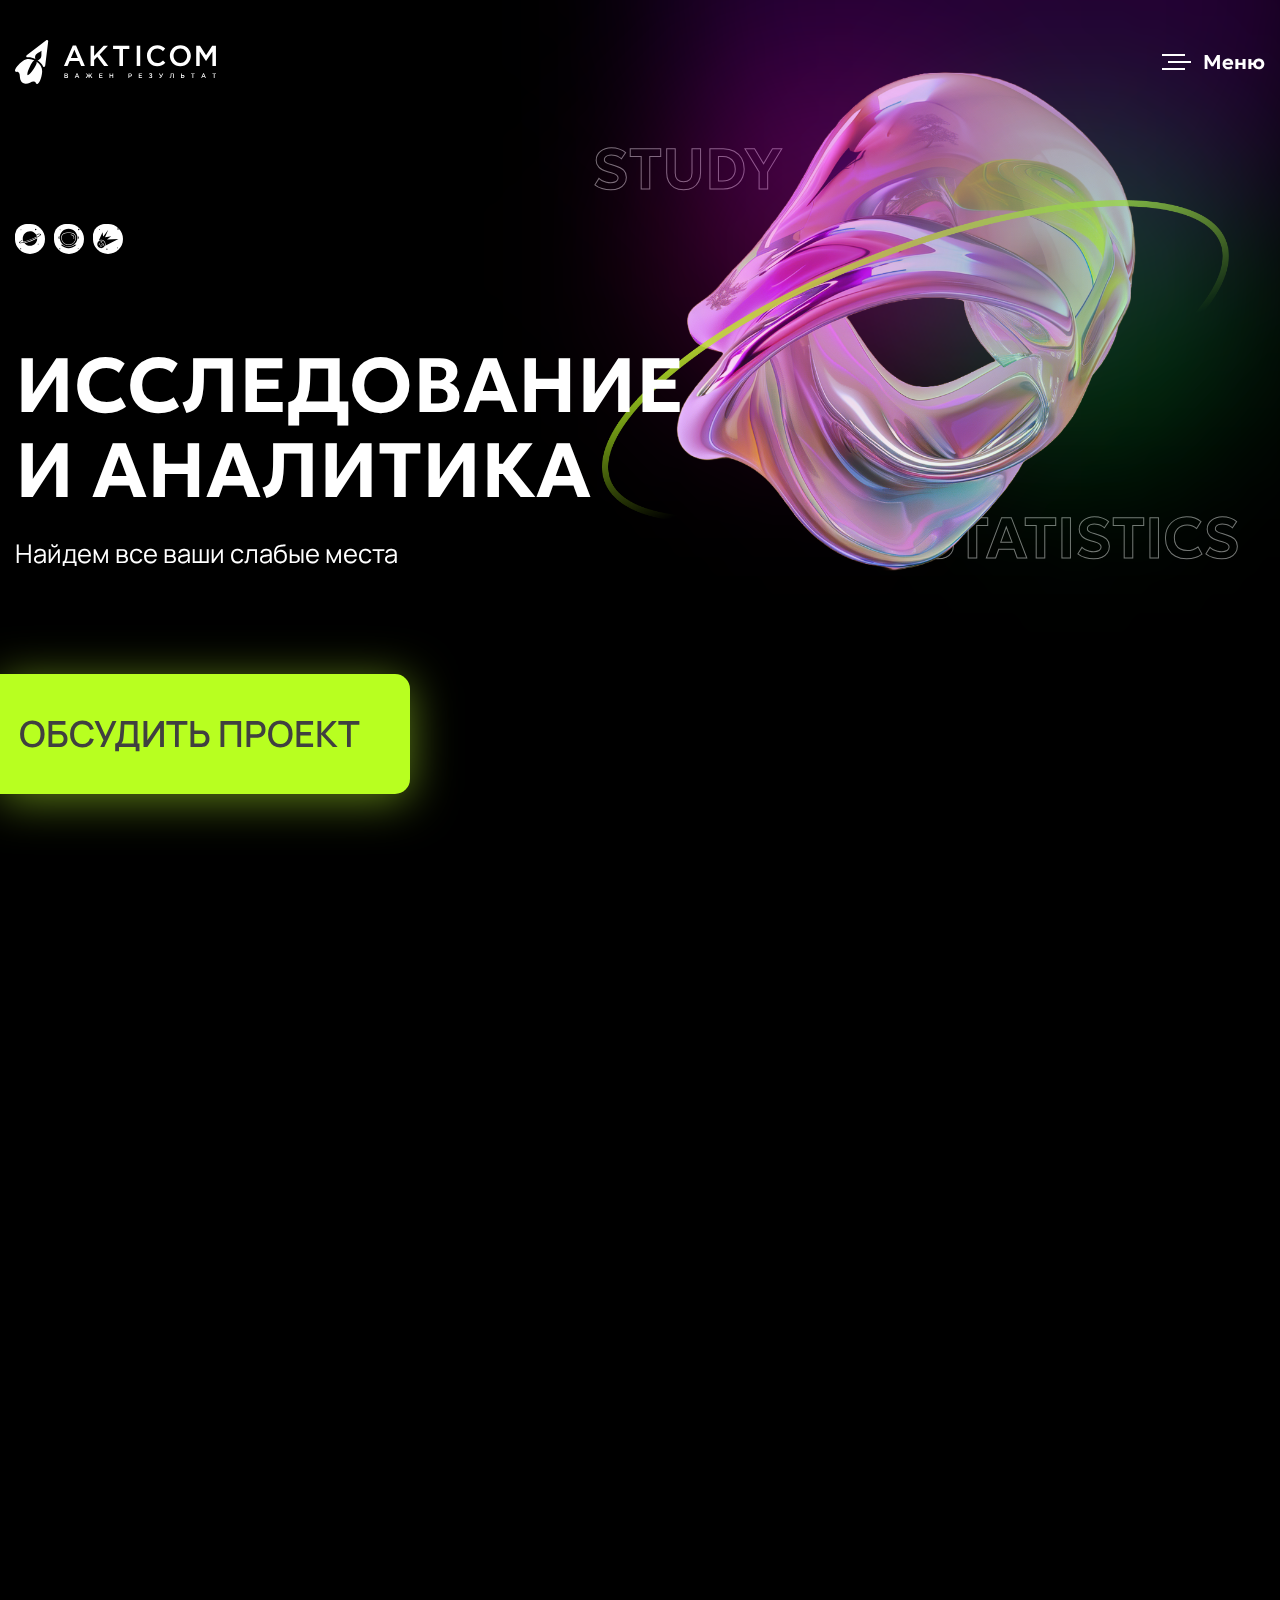
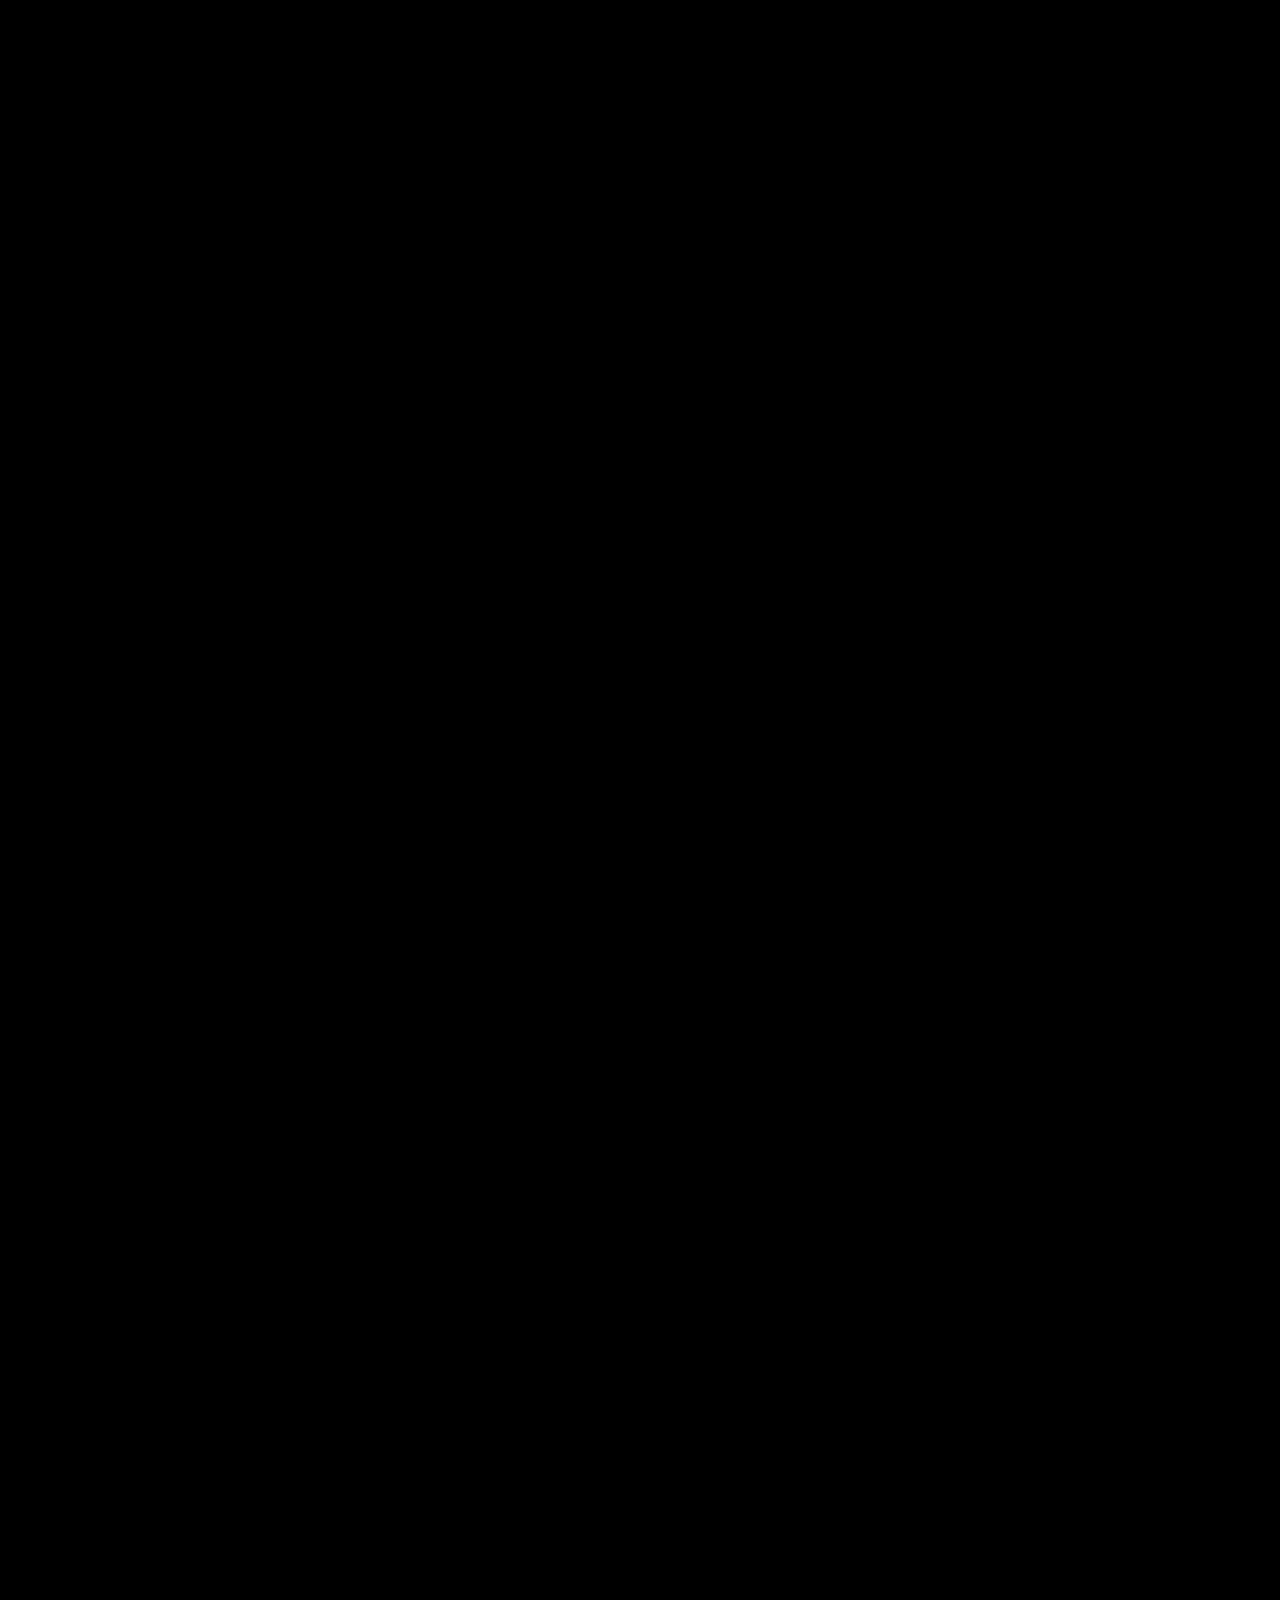
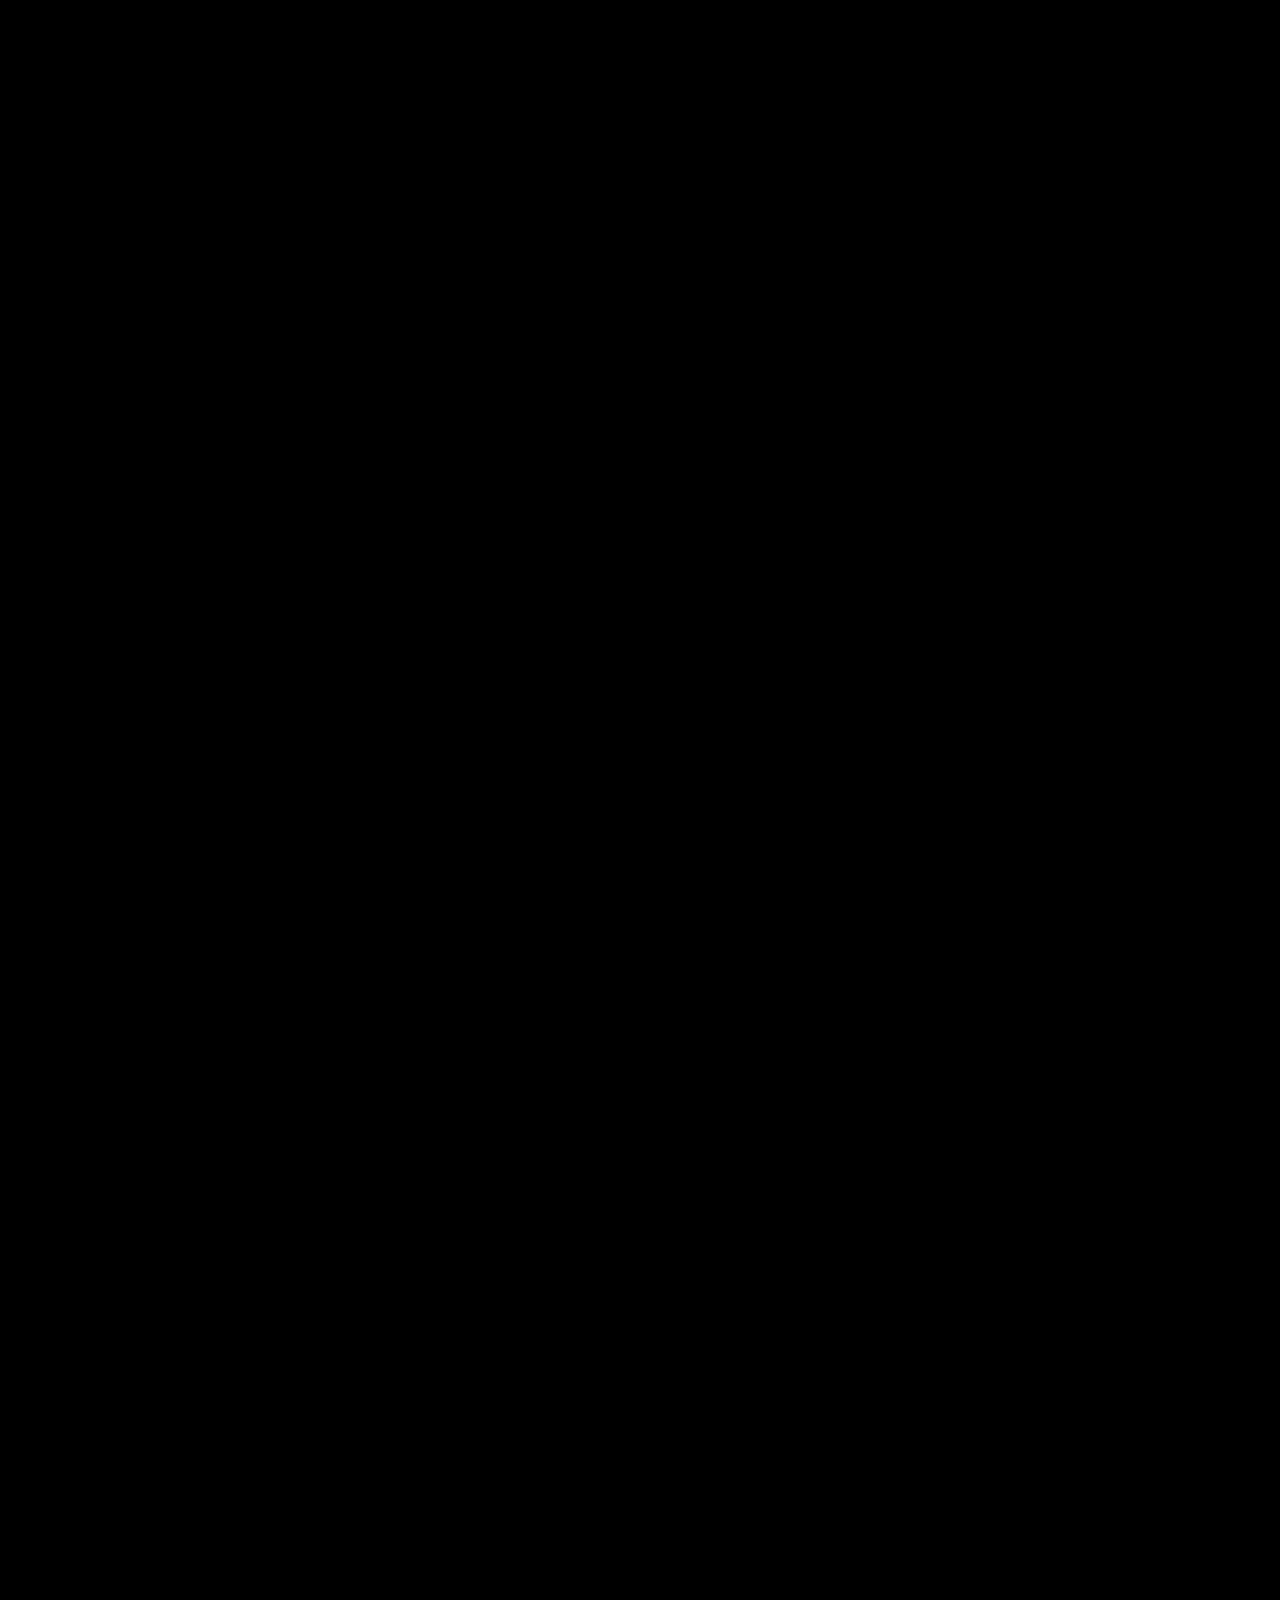
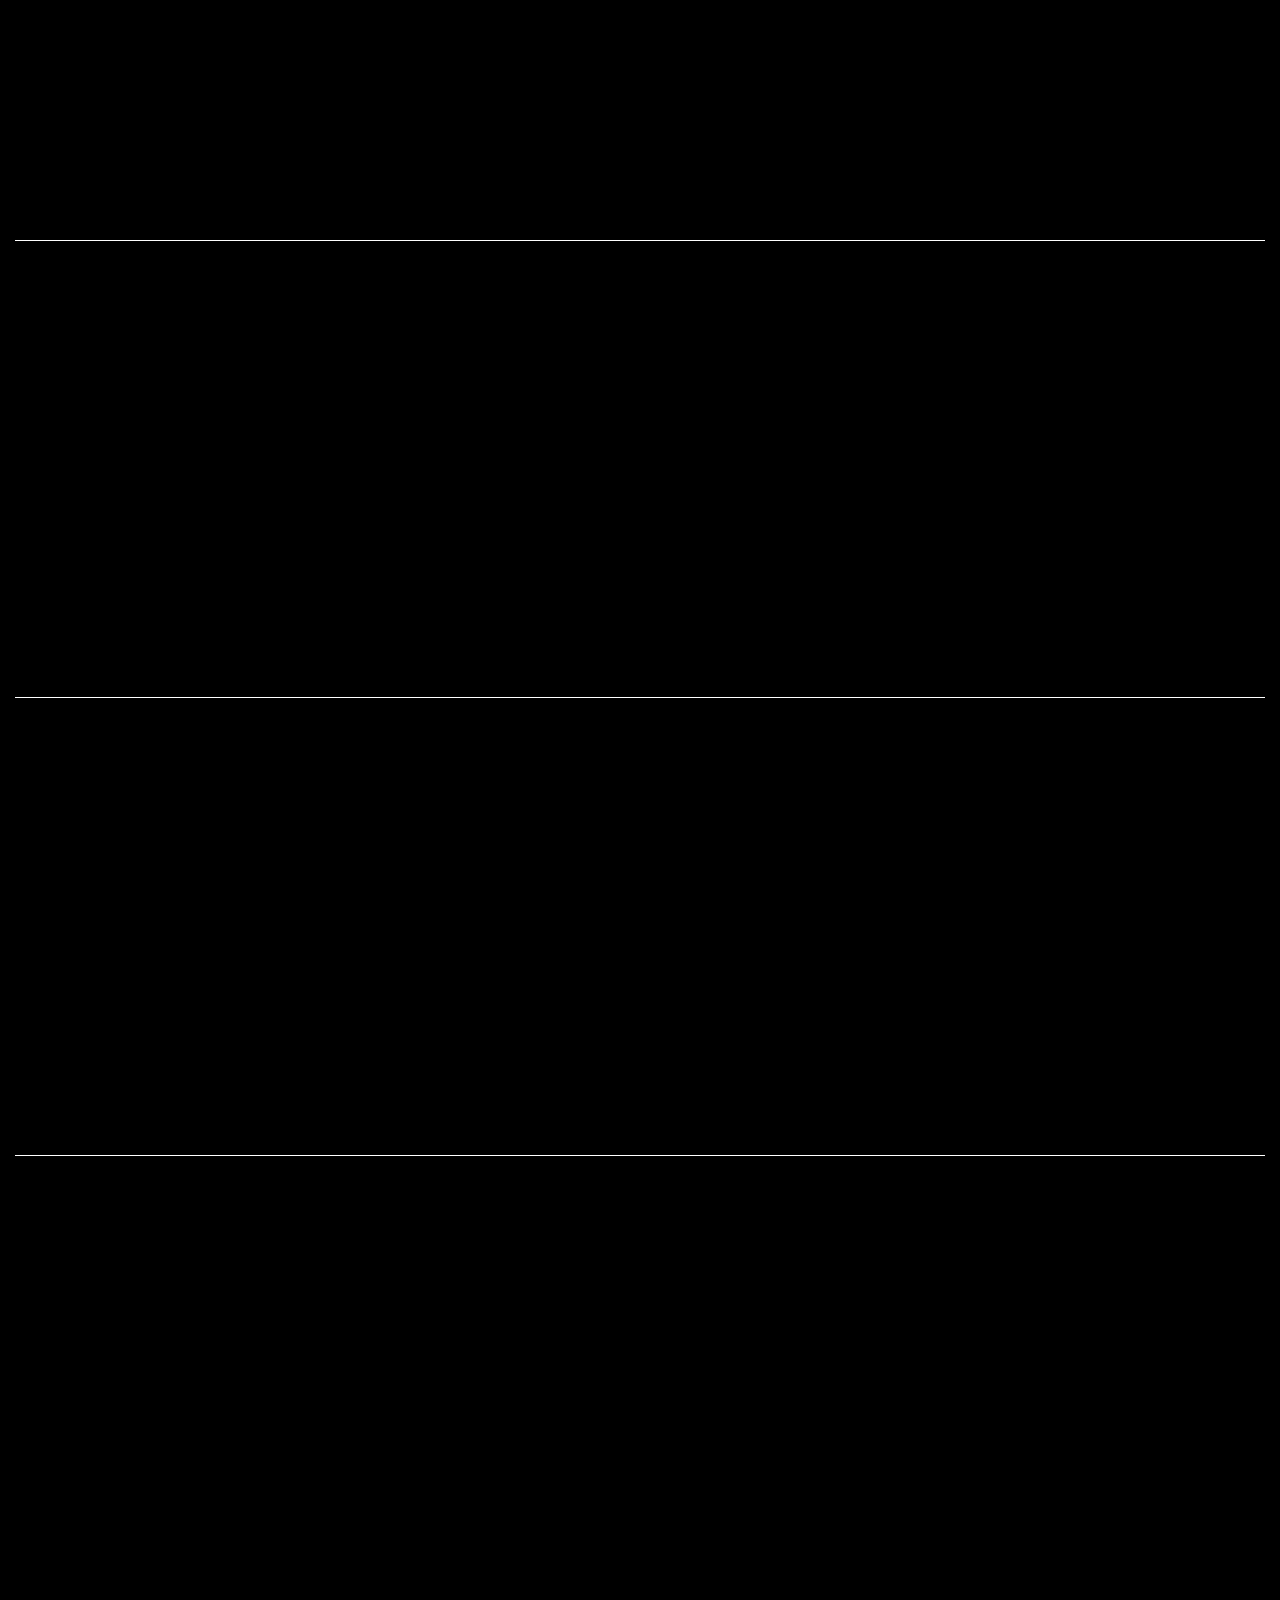
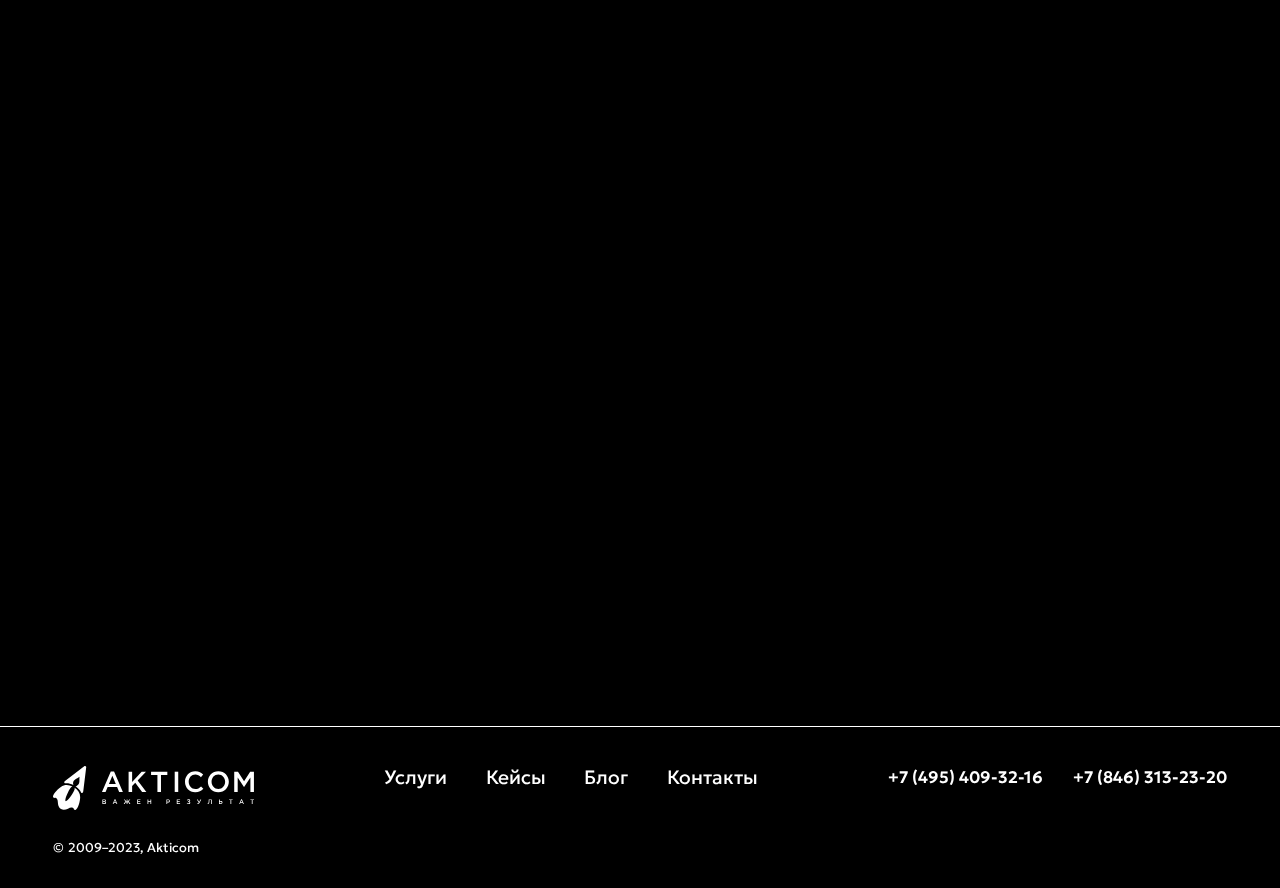
<file: analitics.html>
<!DOCTYPE html>
<html lang="en">
<head>
    <meta charset="UTF-8">
    <meta name="viewport" content="width=device-width, initial-scale=1.0">
    <link rel="stylesheet" href="/css/reset.css">
    <link rel="stylesheet" href="/css/style.css">
    <link rel="stylesheet" href="/css/animate.css">
    <link rel="stylesheet" href="https://cdn.jsdelivr.net/npm/swiper@9/swiper-bundle.min.css"/>
    <title>AKTICOM</title>
</head>
<body>
    <div class="preloader" id="page-preloader">
        <div class="loader">
            <span id="load_perc">
                0%
            </span>
        </div>
        <div class="progress-bar">
            <span class="progress" id="progress">
                
            </span>
        </div>
    </div>

    <div class="wrapper">

        <header class="header">
            <div class="menus">
            <div class="container">
                <div class="header__wrapper _anim-items _anim-no-hide _anim-from-top">
                    <a href="/index.html" class="header__logo logo">
                        <img src="/img/Logo.svg" alt="">
                    </a>
                    <div class="burger">
                        <div class="header__burger">
                            <span></span>
                        </div>
                        <div class="header__burger-text">
                            Меню
                        </div>
                    </div>
                </div>
                
                <div class="header__menu menu">
                    <div class="container">
                        <div class="menu__wrapper">
                            <div class="menu__top">

                                <ul class="menu__list">
                                    <li>
                                        <a href="#" class="menu__link link menu__link-opens">
                                            Услуги
                                        </a>
                                        <ul class="sub-menu__list">
                                            <li>
                                                <a href="#" class="sub-menu__link link">
                                                    Дизайн
                                                </a>
                                                <ul class="sub-sub-menu__list">
                                                    <li>
                                                        <a href="" class="sub-sub-menu__link link">
                                                            Дизайн сайтов
                                                        </a>
                                                    </li>
                                                    <li>
                                                        <a href="" class="sub-sub-menu__link link">
                                                            Дизайн мобильного приложения
                                                        </a>
                                                    </li>
                                                    <li>
                                                        <a href="" class="sub-sub-menu__link link">
                                                            Дизайн корпоративных сайтов
                                                        </a>
                                                    </li>
                                                    <li>
                                                        <a href="" class="sub-sub-menu__link link">
                                                            Дизайн интернет-магазина
                                                        </a>
                                                    </li>
                                                </ul>
                                            </li>
                                            <li>
                                                <a href="#" class="sub-menu__link link">
                                                    Разработка
                                                </a>
                                                <ul class="sub-sub-menu__list">
                                                    <li>
                                                        <a href="" class="sub-sub-menu__link link">
                                                            Разработка сайтов
                                                        </a>
                                                    </li>
                                                    <li>
                                                        <a href="" class="sub-sub-menu__link link">
                                                            Разработка мобильного приложения
                                                        </a>
                                                    </li>
                                                    <li>
                                                        <a href="" class="sub-sub-menu__link link">
                                                            Разработка корпоративных сайтов
                                                        </a>
                                                    </li>
                                                    <li>
                                                        <a href="" class="sub-sub-menu__link link">
                                                            Разработка интернет-магазина
                                                        </a>
                                                    </li>
                                                </ul>
                                            </li>
                                            <li>
                                                <a href="#" class="sub-menu__link link">
                                                    Аналитика
                                                </a>
                                                <ul class="sub-sub-menu__list">
                                                    <li>
                                                        <a href="" class="sub-sub-menu__link link">
                                                            Аналитика сайтов
                                                        </a>
                                                    </li>
                                                    <li>
                                                        <a href="" class="sub-sub-menu__link link">
                                                            Аналитика мобильного приложения
                                                        </a>
                                                    </li>
                                                    <li>
                                                        <a href="" class="sub-sub-menu__link link">
                                                            Аналитика корпоративных сайтов
                                                        </a>
                                                    </li>
                                                    <li>
                                                        <a href="" class="sub-sub-menu__link link">
                                                            Аналитика интернет-магазина
                                                        </a>
                                                    </li>
                                                </ul>
                                            </li>
                                            <li>
                                                <a href="#" class="sub-menu__link link">
                                                    Продвижение
                                                </a>
                                                <ul class="sub-sub-menu__list">
                                                    <li>
                                                        <a href="" class="sub-sub-menu__link link">
                                                            Продвижение сайтов
                                                        </a>
                                                    </li>
                                                    <li>
                                                        <a href="" class="sub-sub-menu__link link">
                                                            Продвижение мобильного приложения
                                                        </a>
                                                    </li>
                                                    <li>
                                                        <a href="" class="sub-sub-menu__link link">
                                                            Продвижение корпоративных сайтов
                                                        </a>
                                                    </li>
                                                    <li>
                                                        <a href="" class="sub-sub-menu__link link">
                                                            Продвижение интернет-магазина
                                                        </a>
                                                    </li>
                                                </ul>
                                            </li>
                                            <li>
                                                <a href="#" class="sub-menu__link link">
                                                    Реклама
                                                </a>
                                                <ul class="sub-sub-menu__list">
                                                    <li>
                                                        <a href="" class="sub-sub-menu__link link">
                                                            Реклама сайтов
                                                        </a>
                                                    </li>
                                                    <li>
                                                        <a href="" class="sub-sub-menu__link link">
                                                            Реклама мобильного приложения
                                                        </a>
                                                    </li>
                                                    <li>
                                                        <a href="" class="sub-sub-menu__link link">
                                                            Реклама корпоративных сайтов
                                                        </a>
                                                    </li>
                                                    <li>
                                                        <a href="" class="sub-sub-menu__link link">
                                                            Реклама интернет-магазина
                                                        </a>
                                                    </li>
                                                </ul>
                                            </li>
                                            <li>
                                                <a href="#" class="sub-menu__link link">
                                                    Техподдержка
                                                </a>
                                                <ul class="sub-sub-menu__list">
                                                    <li>
                                                        <a href="" class="sub-sub-menu__link link">
                                                            Техподдержка сайтов
                                                        </a>
                                                    </li>
                                                    <li>
                                                        <a href="" class="sub-sub-menu__link link">
                                                            Техподдержка мобильного приложения
                                                        </a>
                                                    </li>
                                                    <li>
                                                        <a href="" class="sub-sub-menu__link link">
                                                            Техподдержка корпоративных сайтов
                                                        </a>
                                                    </li>
                                                    <li>
                                                        <a href="" class="sub-sub-menu__link link">
                                                            Техподдержка интернет-магазина
                                                        </a>
                                                    </li>
                                                </ul>
                                            </li>
                                        </ul>
                                    </li>
                                    <li>
                                        <a href="#" class="menu__link link">
                                            КЕЙСЫ
                                        </a>
                                    </li>
                                    <li>
                                        <a href="#" class="menu__link link">
                                            БЛОГ
                                        </a>
                                    </li>
                                    <li>
                                        <a href="#" class="menu__link link">
                                            КОНТАКТЫ
                                        </a>
                                    </li>
                                </ul>


                            </div>
                            <div class="menu__bottom">
                                <ul class="bottom-menu__list">
                                    <li>
                                        <a href="" class="bottom-menu__link link">
                                            +7 (846) 313-23-20
                                        </a>
                                    </li>
                                    <li>
                                        <a href="" class="bottom-menu__link link">
                                            +7 (846) 313-23-20
                                        </a>
                                    </li>
                                    <li>
                                        <a href="" class="bottom-menu__link link">
                                            mail@akticom.ru
                                        </a>
                                    </li>
                                    <li>
                                        <a href="" class="bottom-menu__link bottom-menu__btn green-btn">
                                            Обсудить проект
                                        </a>
                                    </li>
                                </ul>
                            </div>
                        </div>
                    </div>
                </div>
                
            </div>
        </div>
        </header>




        <main class="main">



            <div class="base">
                <a class="base-btn  _anim-items _anim-no-hide _anim-from-left">
                    Обсудить проект
                </a>
                <div class="container">
                    <div class="base__tabs tabs-base">
                        
                        <div class="tabs-base__default">
                            
                            <div class="item-tabs-base__btns  _anim-items _anim-no-hide _anim-from-left">
                                <div class="item-tabs-base_btn">
                                    <svg width="30.000000" height="30.000000" viewBox="0 0 30 30" fill="none" xmlns="http://www.w3.org/2000/svg" xmlns:xlink="http://www.w3.org/1999/xlink">
                              
                                        <defs>
                                            <clipPath id="clip407_433">
                                                <rect id="svg-gobbler - 2023-11-15T114227.759 1" width="24.000000" height="24.000000" transform="translate(3.000000 3.000000)" fill="white" fill-opacity="0"/>
                                            </clipPath>
                                        </defs>
                                        <circle id="Ellipse 6" cx="15.000000" cy="15.000000" r="15.000000" fill="#FFFFFF" fill-opacity="1.000000"/>
                                        <rect id="svg-gobbler - 2023-11-15T114227.759 1" width="24.000000" height="24.000000" transform="translate(3.000000 3.000000)" fill="#FFFFFF" fill-opacity="0"/>
                                        <g clip-path="url(#clip407_433)">
                                            <path id="Vector" d="M8.52344 17.7397C12.459 16.6309 18.2969 14.3345 21.9385 12.4604C20.7812 8.48535 16.3584 6.2085 12.3516 7.7854C8.41895 9.33228 6.63184 13.936 8.52344 17.7397ZM20.7158 6.16968C21.1309 6.16968 21.4688 5.83179 21.4688 5.41626C21.4688 5.00098 21.1309 4.66309 20.7158 4.66309C20.3008 4.66309 19.9619 5.00098 19.9619 5.41626C19.9619 5.83179 20.3008 6.16968 20.7158 6.16968ZM5.66016 24.1509C5.33301 24.1509 5.06738 24.4167 5.06738 24.7439C5.06738 25.071 5.33301 25.3369 5.66016 25.3369C5.9873 25.3369 6.25391 25.071 6.25391 24.7439C6.25391 24.4167 5.9873 24.1509 5.66016 24.1509Z" fill="#000000" fill-opacity="1.000000" fill-rule="nonzero"/>
                                            <path id="Vector" d="M25.9932 10.1912C25.8193 9.74878 24.4941 9.48193 21.3438 10.1455C21.4775 10.3389 21.6016 10.5381 21.7158 10.7429C22.6465 10.4905 23.3994 10.3276 23.9512 10.2588C24.6895 10.167 25.0508 10.2451 25.1582 10.5198C25.2666 10.7932 25.0586 11.094 24.4639 11.5259C21.1758 13.9126 8.51855 18.813 5.53906 18.813C5.1377 18.813 4.92188 18.7173 4.8418 18.5151C4.7334 18.2397 4.94629 17.9351 5.55371 17.4971C6.00488 17.1716 6.66406 16.7798 7.51367 16.332C7.45801 16.104 7.41309 15.8738 7.37891 15.6416C4.62109 17.3018 3.83301 18.4004 4.00781 18.8438C4.18848 19.3032 5.60156 19.5715 8.99316 18.8162C13.5078 17.8093 19.7197 15.3286 23.4551 12.8689C25.5586 11.4841 26.1455 10.5776 25.9932 10.1912Z" fill="#000000" fill-opacity="1.000000" fill-rule="nonzero"/>
                                            <path id="Vector" d="M9.47266 19.1868C11.4551 21.5325 14.7695 22.3828 17.6494 21.2493C20.5762 20.0977 22.4209 17.2178 22.2324 14.1648C18.7012 16.1826 13.6172 18.2109 9.47266 19.1868Z" fill="#000000" fill-opacity="1.000000" fill-rule="nonzero"/>
                                            <path id="Vector" d="M23.5898 20.1929C23.5898 20.418 23.4072 20.6003 23.1826 20.6003C22.958 20.6003 22.7754 20.418 22.7754 20.1929C22.7754 19.968 22.958 19.7856 23.1826 19.7856C23.4072 19.7856 23.5898 19.968 23.5898 20.1929Z" fill="#000000" fill-opacity="1.000000" fill-rule="evenodd"/>
                                            <path id="Vector" d="M6.36816 5.82349C6.36816 6.04858 6.18555 6.23096 5.96094 6.23096C5.73633 6.23096 5.55371 6.04858 5.55371 5.82349C5.55371 5.59863 5.73633 5.41626 5.96094 5.41626C6.18555 5.41626 6.36816 5.59863 6.36816 5.82349Z" fill="#000000" fill-opacity="1.000000" fill-rule="evenodd"/>
                                        </g>
                                    </svg>
                                    
                                </div>
                                <div class="item-tabs-base_btn">
                                    <svg width="30.000000" height="30.000000" viewBox="0 0 30 30" fill="none" xmlns="http://www.w3.org/2000/svg" xmlns:xlink="http://www.w3.org/1999/xlink">
                                        <defs>
                                            <clipPath id="clip407_443">
                                                <rect id="svg-gobbler - 2023-11-15T114354.932 1" width="24.000000" height="24.000000" transform="translate(3.000000 3.000000)" fill="white" fill-opacity="0"/>
                                            </clipPath>
                                        </defs>
                                        <circle id="Ellipse 6" cx="15.000000" cy="15.000000" r="15.000000" fill="#FFFFFF" fill-opacity="1.000000"/>
                                        <rect id="svg-gobbler - 2023-11-15T114354.932 1" width="24.000000" height="24.000000" transform="translate(3.000000 3.000000)" fill="#FFFFFF" fill-opacity="0"/>
                                        <g clip-path="url(#clip407_443)">
                                            <path id="Vector" d="M14.6006 4.78882C9.52637 4.78882 5.46582 9.06787 5.76953 14.166C6.14355 20.4421 12.8047 24.3213 18.4424 21.6028C21.4014 20.1702 23.4473 17.1367 23.4473 13.6343C23.4473 8.75684 19.4785 4.78882 14.6006 4.78882ZM14.6006 21.0083C10.5352 21.0083 7.22754 17.7002 7.22754 13.6343C7.22754 9.54785 10.4795 8.43604 14.5654 8.43604C18.6318 8.43604 21.9736 9.5354 21.9736 13.6343C21.9736 17.7002 18.666 21.0083 14.6006 21.0083Z" fill="#000000" fill-opacity="1.000000" fill-rule="nonzero"/>
                                            <path id="Vector" d="M8.64648 20.7981L6.77148 20.7981C10.9795 25.3962 18.2227 25.3943 22.4287 20.7981L20.5537 20.7981C17.1328 23.6465 12.1084 23.6804 8.64648 20.7981ZM14.5645 8.90479C10.7598 8.90479 7.69629 9.84106 7.69629 13.6343C7.69629 17.4419 10.793 20.5398 14.6006 20.5398C18.4072 20.5398 21.5039 17.4419 21.5039 13.6343C21.5039 10.4075 19.2988 8.90479 14.5645 8.90479ZM20.0566 14.7524C20.0459 14.8052 20.0176 14.8528 19.9756 14.887C19.9336 14.9211 19.8818 14.9397 19.8271 14.9397C19.6787 14.9397 19.5684 14.8032 19.5977 14.6584C19.666 14.3218 19.7012 13.9792 19.7002 13.6357C19.7002 12.1367 19.1133 11.2683 16.9033 10.8848C16.8428 10.8733 16.7891 10.8386 16.7529 10.7881C16.7178 10.7373 16.7041 10.6748 16.7148 10.6143C16.7256 10.5535 16.7598 10.4993 16.8096 10.4634C16.8604 10.4275 16.9219 10.4131 16.9834 10.4229C18.1289 10.6216 18.9629 10.9868 19.4629 11.5081C19.9385 11.9995 20.1689 12.6956 20.1689 13.636C20.1689 14.0127 20.1318 14.3882 20.0566 14.7524ZM5.80762 24.1509C5.48047 24.1509 5.21484 24.417 5.21484 24.7439C5.21484 25.071 5.48047 25.3372 5.80762 25.3372C6.13477 25.3372 6.40039 25.071 6.40039 24.7439C6.40039 24.417 6.13477 24.1509 5.80762 24.1509ZM5.39551 12.1948C4.90332 12.2559 4.52148 12.677 4.52148 13.1863L4.52148 14.084C4.52148 14.593 4.90332 15.0142 5.39551 15.0752C5.25293 14.1543 5.24316 13.1724 5.39551 12.1948ZM23.832 12.1948C23.9805 13.1494 23.9805 14.1208 23.832 15.0752C24.3252 15.0144 24.708 14.593 24.708 14.084L24.708 13.1863C24.708 12.677 24.3252 12.2559 23.832 12.1948ZM24.7246 4.66309C24.3096 4.66309 23.9717 5.00098 23.9717 5.41626C23.9717 5.83179 24.3096 6.16968 24.7246 6.16968C25.1406 6.16968 25.4785 5.83179 25.4785 5.41626C25.4785 5.00098 25.1406 4.66309 24.7246 4.66309Z" fill="#000000" fill-opacity="1.000000" fill-rule="nonzero"/>
                                            <path id="Vector" d="M24.5518 24.3364C24.5518 24.5615 24.3691 24.7439 24.1445 24.7439C23.9199 24.7439 23.7373 24.5615 23.7373 24.3364C23.7373 24.1116 23.9199 23.9292 24.1445 23.9292C24.3691 23.9292 24.5518 24.1116 24.5518 24.3364Z" fill="#000000" fill-opacity="1.000000" fill-rule="evenodd"/>
                                            <path id="Vector" d="M6.51562 5.82349C6.51562 6.04858 6.33301 6.23096 6.1084 6.23096C5.88379 6.23096 5.70117 6.04858 5.70117 5.82349C5.70117 5.59863 5.88379 5.41626 6.1084 5.41626C6.33301 5.41626 6.51562 5.59863 6.51562 5.82349Z" fill="#000000" fill-opacity="1.000000" fill-rule="evenodd"/>
                                        </g>
                                    </svg>
                                    
                                </div>
                                <div class="item-tabs-base_btn">
                                    <svg width="30.000000" height="30.000000" viewBox="0 0 30 30" fill="none" xmlns="http://www.w3.org/2000/svg" xmlns:xlink="http://www.w3.org/1999/xlink">

                                        <defs>
                                            <clipPath id="clip407_453">
                                                <rect id="svg-gobbler - 2023-11-15T114438.691 1" width="24.000000" height="24.000000" transform="translate(3.000000 3.000000)" fill="white" fill-opacity="0"/>
                                            </clipPath>
                                        </defs>
                                        <circle id="Ellipse 6" cx="15.000000" cy="15.000000" r="15.000000" fill="#FFFFFF" fill-opacity="1.000000"/>
                                        <rect id="svg-gobbler - 2023-11-15T114438.691 1" width="24.000000" height="24.000000" transform="translate(3.000000 3.000000)" fill="#FFFFFF" fill-opacity="0"/>
                                        <g clip-path="url(#clip407_453)">
                                            <path id="Vector" d="M13.9023 24.5645C13.5752 24.5645 13.3096 24.8306 13.3096 25.1577C13.3096 25.4846 13.5752 25.7507 13.9023 25.7507C14.2295 25.7507 14.4961 25.4846 14.4961 25.1577C14.4961 24.8306 14.2295 24.5645 13.9023 24.5645ZM8.15332 16.28C5.9873 16.28 4.22461 18.0425 4.22461 20.2085C4.22461 22.3748 5.9873 24.137 8.15332 24.137C10.3193 24.137 12.0811 22.3745 12.0811 20.2085C12.0811 18.0425 10.3193 16.28 8.15332 16.28ZM6.74902 20.3088C6.75391 20.2903 6.75586 20.2715 6.75586 20.2524C6.75586 20.1265 6.65332 20.0242 6.52734 20.0242C6.4668 20.0242 6.4082 20.0483 6.36523 20.0911C6.32324 20.1338 6.29883 20.1919 6.29883 20.2524C6.29883 20.3259 6.33398 20.395 6.3916 20.4373C6.44238 20.4739 6.47656 20.5288 6.48633 20.5901C6.49609 20.6514 6.48047 20.7144 6.44434 20.7646C6.4082 20.8149 6.35254 20.8489 6.29199 20.8586C6.23047 20.8684 6.16797 20.8535 6.11719 20.8171C5.9375 20.687 5.83008 20.4758 5.83008 20.2524C5.83008 19.8682 6.14258 19.5554 6.52734 19.5554C6.91113 19.5554 7.22461 19.8682 7.22461 20.2524C7.22461 20.3142 7.2168 20.3743 7.20117 20.4307C7.19336 20.4604 7.17969 20.4883 7.16113 20.5127C7.14258 20.5371 7.11914 20.5576 7.0918 20.573C7.06543 20.5884 7.03613 20.5981 7.00586 20.6023C6.97461 20.6062 6.94434 20.604 6.91406 20.5962C6.88477 20.5881 6.85645 20.5742 6.83203 20.5557C6.80762 20.5369 6.78711 20.5134 6.77246 20.4868C6.74121 20.4329 6.73242 20.3689 6.74902 20.3088ZM8.47949 22.5615C8.38965 22.9082 8.07715 23.1501 7.71777 23.1501C7.65625 23.1501 7.59668 23.1255 7.55273 23.0815C7.50879 23.0376 7.4834 22.978 7.4834 22.9158C7.4834 22.8538 7.50879 22.7939 7.55273 22.75C7.59668 22.7061 7.65625 22.6814 7.71777 22.6814C7.75977 22.6816 7.80078 22.6733 7.83984 22.6575C7.87793 22.6416 7.91309 22.6182 7.94238 22.5886C7.97266 22.5593 7.99609 22.5242 8.01172 22.4858C8.02734 22.4473 8.03613 22.406 8.03613 22.3643C8.03613 22.1885 7.89355 22.0457 7.71777 22.0457C7.54297 22.0457 7.40039 22.1885 7.40039 22.3643C7.40039 22.4263 7.37598 22.4861 7.33203 22.53C7.28809 22.574 7.22852 22.5986 7.16602 22.5986C7.10449 22.5986 7.04492 22.574 7.00098 22.53C6.95703 22.4861 6.93164 22.4263 6.93164 22.3643C6.93164 21.9299 7.28418 21.5769 7.71777 21.5769C8.15137 21.5769 8.50488 21.9299 8.50488 22.3643C8.50488 22.4304 8.49609 22.4968 8.47949 22.5615ZM7.92871 18.5864C7.83984 18.5059 7.76758 18.4084 7.7168 18.2998C7.66504 18.1912 7.63574 18.0732 7.63086 17.9534C7.61914 17.7092 7.70312 17.4753 7.86816 17.2942C8.20801 16.9211 8.78809 16.894 9.16016 17.2332C9.2168 17.2852 9.26758 17.3438 9.30957 17.408C9.32715 17.4336 9.33887 17.4624 9.34473 17.4927C9.35059 17.5227 9.35059 17.554 9.34473 17.584C9.33887 17.6143 9.32715 17.6428 9.30957 17.6685C9.29297 17.6941 9.27051 17.7161 9.24512 17.7332C9.21973 17.7502 9.19043 17.762 9.16016 17.7681C9.12988 17.7739 9.09863 17.7739 9.06934 17.7678C9.03906 17.762 9.00977 17.75 8.98438 17.7329C8.95898 17.7156 8.93652 17.6936 8.91992 17.668C8.89844 17.636 8.87402 17.6064 8.84473 17.5803C8.66309 17.4146 8.37988 17.428 8.21387 17.6099C8.1748 17.6531 8.14453 17.7039 8.12402 17.7588C8.10449 17.814 8.0957 17.8726 8.09863 17.9312C8.10156 17.9897 8.11621 18.0471 8.14062 18.1001C8.16602 18.1533 8.20117 18.2007 8.24512 18.24C8.35156 18.3374 8.49316 18.376 8.63672 18.3467C8.66699 18.3403 8.69824 18.3398 8.72852 18.3455C8.75879 18.3511 8.78711 18.3628 8.81348 18.3796C8.83887 18.3967 8.86133 18.4185 8.87891 18.4441C8.89648 18.4697 8.9082 18.4985 8.91504 18.5288C8.9209 18.5591 8.9209 18.5903 8.91504 18.6206C8.90918 18.6509 8.89746 18.6799 8.88086 18.7056C8.86328 18.7314 8.84082 18.7534 8.81543 18.7708C8.79004 18.7878 8.76074 18.7998 8.73047 18.8059C8.66895 18.8186 8.60742 18.8247 8.5459 18.8247C8.31934 18.8245 8.09766 18.741 7.92871 18.5864ZM10.8086 20.9597C10.7461 21.2 10.6064 21.4128 10.4092 21.5649C10.2129 21.7168 9.97168 21.7993 9.72363 21.7993C9.66113 21.7993 9.60156 21.7747 9.55762 21.7307C9.51367 21.6868 9.48926 21.6272 9.48926 21.5649C9.48926 21.5027 9.51367 21.4431 9.55762 21.3992C9.60156 21.3552 9.66113 21.3306 9.72363 21.3306C10.0205 21.3306 10.2803 21.1299 10.3555 20.8425C10.3691 20.7888 10.376 20.7327 10.376 20.6768C10.376 20.3169 10.083 20.0242 9.72363 20.0242C9.36328 20.0242 9.07129 20.3169 9.07129 20.6768C9.07129 20.7864 9.09668 20.8906 9.14844 20.9863C9.17773 21.0413 9.18359 21.1055 9.16504 21.1648C9.14746 21.2244 9.10645 21.2742 9.05176 21.3035C8.99707 21.3328 8.93262 21.3391 8.87305 21.321C8.81348 21.303 8.76367 21.262 8.73438 21.207C8.64746 21.0437 8.60254 20.8616 8.60254 20.6768C8.60254 20.0583 9.10547 19.5554 9.72363 19.5554C10.3418 19.5554 10.8447 20.0583 10.8447 20.6768C10.8447 20.772 10.833 20.8669 10.8086 20.9597ZM25.0225 4.24927C24.6074 4.24927 24.2695 4.58716 24.2695 5.00244C24.2695 5.41797 24.6074 5.75586 25.0225 5.75586C25.4375 5.75586 25.7754 5.41797 25.7754 5.00244C25.7754 4.58716 25.4375 4.24927 25.0225 4.24927Z" fill="#000000" fill-opacity="1.000000" fill-rule="nonzero"/>
                                            <path id="Vector" d="M14.126 15.4097C14.1084 15.3621 14.1074 15.3101 14.1221 15.2617C14.1367 15.2131 14.167 15.1709 14.208 15.1409L18.2402 12.1838L12.3965 13.29C12.3555 13.2979 12.3125 13.2942 12.2725 13.2795C12.2324 13.2649 12.1973 13.2397 12.1709 13.2065C12.1445 13.1733 12.127 13.1338 12.1211 13.0916C12.1152 13.0496 12.1211 13.0066 12.1377 12.9675L15.2568 5.66553L10.5039 12.2241C10.4766 12.262 10.4385 12.2908 10.3945 12.3066C10.3506 12.3228 10.3027 12.3252 10.2578 12.314C10.2119 12.3025 10.1719 12.2778 10.1406 12.2432C10.1094 12.2085 10.0889 12.165 10.082 12.1187L9.54395 8.23755L5.78711 16.5032C6.4707 16.0654 7.28223 15.8113 8.15234 15.8113C10.5771 15.8113 12.5498 17.7839 12.5498 20.2085C12.5498 20.7642 12.4443 21.3149 12.2393 21.8313L25.417 14.8892L14.3604 15.564C14.3105 15.5669 14.2598 15.5537 14.2178 15.5259C14.1758 15.498 14.1436 15.4573 14.126 15.4097Z" fill="#000000" fill-opacity="1.000000" fill-rule="nonzero"/>
                                            <path id="Vector" d="M24.8486 23.9226C24.8486 24.1477 24.666 24.3301 24.4414 24.3301C24.2168 24.3301 24.0342 24.1477 24.0342 23.9226C24.0342 23.6978 24.2168 23.5154 24.4414 23.5154C24.666 23.5154 24.8486 23.6978 24.8486 23.9226Z" fill="#000000" fill-opacity="1.000000" fill-rule="evenodd"/>
                                            <path id="Vector" d="M6.81348 5.40967C6.81348 5.63477 6.63086 5.81714 6.40625 5.81714C6.18164 5.81714 5.99902 5.63477 5.99902 5.40967C5.99902 5.18481 6.18164 5.00244 6.40625 5.00244C6.63086 5.00244 6.81348 5.18481 6.81348 5.40967Z" fill="#000000" fill-opacity="1.000000" fill-rule="evenodd"/>
                                        </g>
                                    </svg>
                                    
                                </div>
                            </div>


                            <div class="background-image-pink-dop">
                                <img src="/img/pink.png" alt="">
                            </div>
                


                            <h1 style="margin-top: -20px;" class="item-tabs-base__main-text item-tabs-base__main-text--research  _anim-items _anim-no-hide _anim-fade-in-down">
                                Исследование <br> и аналитика
                            </h1>
                            <p class="item-tabs-base__support-text _anim-items _anim-no-hide _anim-fade-in-left">
                                Найдем все ваши слабые места
                            </p>



                        
                            <div style="margin-left: 7%;" class="item-tabs-base__img is-active _anim-items _anim-no-hide _anim-from-right-bot base-background">
                                <img class="item-tabs-base__img-back" src="/img/analitics.png" alt="">
                                <img class="item-tabs-base__img-line-tab-1" src="/img/line-design.png" alt="" style="margin-right: 100px; margin-top: 100px;">
                                <div class="item-tabs-base__texts">
                                    <p style="margin-left: -3%;">study</p>
                                    <p style="margin-left: 99%; margin-top: 85%;">Statistics</p>
                                </div>
                            
                            </div>

                       


                        </div>  
                         
  
                    </div>
                </div>
            </div>


            <div class="analitics">
                <div class="container">
                    <div class="analitics__wrapper">
                        <h2 class="analitics__title title-h2 _anim-items _anim-no-hide _anim-fade-in-left">
                            Когда нужна аналитика
                        </h2>
                        <div class="analitics__body">
                            <div class="analitics__left _anim-items _anim-no-hide _anim-fade-in-left">
                                
                                <img src="/img/analit.png" alt="">
                                                              
                                
                            </div>


                            <div class="analitics__right _anim-items _anim-no-hide _anim-fade-in-right">

                                <ul class="analitics__list">
                                    <li>
                                        <a class="analitics-item" href="">
                                            <div class="analitics-item__num">01</div>
        
                                            <div class="analitics-item__title">
                                                Перед запуском
                                            </div>
                                            <div class="analitics-item__text">
                                                Подготовим фундамент будущего решения
                                            </div>
                                            
                                            <div class="analitics-item__arrow">
                                                <svg xmlns="http://www.w3.org/2000/svg" width="32" height="32" viewBox="0 0 32 32" fill="none">
                                                    <path d="M30.4 1.6H31.4V0.6H30.4V1.6ZM30.4 31H29.4V32H30.4V31ZM31 31V32H32V31H31ZM31 1H32V0H31V1ZM1 1V0H0V1H1ZM1 1.6H0V2.6H1V1.6ZM31.2597 2.15454C31.6488 1.7626 31.6465 1.12944 31.2545 0.740334C30.8626 0.351228 30.2294 0.353524 29.8403 0.745462L31.2597 2.15454ZM30.4 32H31V30H30.4V32ZM0 1V1.6H2V1H0ZM29.8403 0.745462L0.69691 30.101L2.11624 31.5101L31.2597 2.15454L29.8403 0.745462ZM1 2.6H30.4V0.6H1V2.6ZM29.4 1.6V31H31.4V1.6H29.4ZM32 31V1H30V31H32ZM31 0H1V2H31V0Z" fill="#B8FF20"/>
                                                </svg>
                                            </div>
                                                
                                                                                       
                                               
                                            
                                        </a>                
                                    </li>

                                    <li>
                                        <a class="analitics-item" href="">
                                            <div class="analitics-item__num">02</div>
        
                                            <div class="analitics-item__title">
                                                Перед запуском
                                            </div>
                                            <div class="analitics-item__text">
                                                В существующем проекте
                                            </div>
                                            
                                            
                                            <div class="analitics-item__arrow">
                                                <svg xmlns="http://www.w3.org/2000/svg" width="32" height="32" viewBox="0 0 32 32" fill="none">
                                                    <path d="M30.4 1.6H31.4V0.6H30.4V1.6ZM30.4 31H29.4V32H30.4V31ZM31 31V32H32V31H31ZM31 1H32V0H31V1ZM1 1V0H0V1H1ZM1 1.6H0V2.6H1V1.6ZM31.2597 2.15454C31.6488 1.7626 31.6465 1.12944 31.2545 0.740334C30.8626 0.351228 30.2294 0.353524 29.8403 0.745462L31.2597 2.15454ZM30.4 32H31V30H30.4V32ZM0 1V1.6H2V1H0ZM29.8403 0.745462L0.69691 30.101L2.11624 31.5101L31.2597 2.15454L29.8403 0.745462ZM1 2.6H30.4V0.6H1V2.6ZM29.4 1.6V31H31.4V1.6H29.4ZM32 31V1H30V31H32ZM31 0H1V2H31V0Z" fill="#B8FF20"/>
                                                </svg>
                                            </div>
                                                
                                                                                       
                                               
                                            
                                        </a>                
                                    </li>

                                    <li>
                                        <a class="analitics-item" href="">
                                            <div class="analitics-item__num">03</div>
        
                                            <div class="analitics-item__title">
                                                Если что-то идет не по плану
                                            </div>
                                            <div class="analitics-item__text">
                                                Проведем работу над ошибками
                                            </div>
                                            
                                            <div class="analitics-item__arrow">
                                                <svg xmlns="http://www.w3.org/2000/svg" width="32" height="32" viewBox="0 0 32 32" fill="none">
                                                    <path d="M30.4 1.6H31.4V0.6H30.4V1.6ZM30.4 31H29.4V32H30.4V31ZM31 31V32H32V31H31ZM31 1H32V0H31V1ZM1 1V0H0V1H1ZM1 1.6H0V2.6H1V1.6ZM31.2597 2.15454C31.6488 1.7626 31.6465 1.12944 31.2545 0.740334C30.8626 0.351228 30.2294 0.353524 29.8403 0.745462L31.2597 2.15454ZM30.4 32H31V30H30.4V32ZM0 1V1.6H2V1H0ZM29.8403 0.745462L0.69691 30.101L2.11624 31.5101L31.2597 2.15454L29.8403 0.745462ZM1 2.6H30.4V0.6H1V2.6ZM29.4 1.6V31H31.4V1.6H29.4ZM32 31V1H30V31H32ZM31 0H1V2H31V0Z" fill="#B8FF20"/>
                                                </svg>
                                            </div>
                                                
                                                                                       
                                               
                                            
                                        </a>                
                                    </li>


                                </ul>

                            </div>
                        </div>
                    </div>
                </div>
            </div>




            <div class="products">
                <div class="products__body swiper _anim-items _anim-no-hide _anim-fade-in-right">
                    <div class="container">
                        <div class="products__header">
                            <h2 class="products__title title-h2">
                                Какие аудиты мы делаем
                            </h2>
                            <div class="products__btns">
                                <div class="swiper-button-prev green-btn square__btn">
                                    <svg xmlns="http://www.w3.org/2000/svg" width="9" height="16" viewBox="0 0 9 16" fill="none">
                                        <path d="M0.327979 7.25611C0.117935 7.45369 0 7.72122 0 8.00011C0 8.279 0.117935 8.54653 0.327979 8.74411L7.87838 15.8198C7.93935 15.8769 8.01173 15.9222 8.09139 15.9532C8.17105 15.9841 8.25643 16 8.34265 16C8.42887 16 8.51425 15.9841 8.59391 15.9532C8.67357 15.9222 8.74595 15.8769 8.80691 15.8198C8.93005 15.7044 8.99922 15.5479 8.99922 15.3847C8.99922 15.3039 8.98224 15.2239 8.94924 15.1492C8.91625 15.0746 8.86788 15.0068 8.80691 14.9496L1.39113 8.00011L8.80691 1.05058C8.86811 0.993567 8.91667 0.925776 8.9498 0.85111C8.98294 0.776443 9 0.696374 9 0.615508C9 0.534641 8.98294 0.454572 8.9498 0.379906C8.91667 0.30524 8.86811 0.237449 8.80691 0.180431C8.74598 0.123235 8.67362 0.077857 8.59395 0.046896C8.51429 0.0159359 8.42889 0 8.34265 0C8.25641 0 8.17101 0.0159359 8.09135 0.046896C8.01168 0.077857 7.93931 0.123235 7.87838 0.180431L0.327979 7.25611Z" fill="#5B12B9"/>
                                    </svg>
                                </div>
                                <div class="swiper-button-next green-btn square__btn">
                                    <svg width="9" height="16" viewBox="0 0 9 16" fill="none" xmlns="http://www.w3.org/2000/svg">
                                        <path d="M8.67202 7.25611C8.88206 7.45369 9 7.72122 9 8.00011C9 8.279 8.88206 8.54653 8.67202 8.74411L1.12162 15.8198C1.06065 15.8769 0.98827 15.9222 0.90861 15.9532C0.828952 15.9841 0.743573 16 0.657351 16C0.571129 16 0.48575 15.9841 0.406091 15.9532C0.326432 15.9222 0.254054 15.8769 0.193086 15.8198C0.0699549 15.7044 0.000779152 15.5479 0.000779152 15.3847C0.000779152 15.3039 0.0177603 15.2239 0.0507565 15.1492C0.0837526 15.0746 0.132117 15.0068 0.193086 14.9496L7.60887 8.00011L0.193086 1.05058C0.131894 0.993567 0.0833321 0.925776 0.0501957 0.85111C0.0170593 0.776443 0 0.696374 0 0.615508C0 0.534641 0.0170593 0.454572 0.0501957 0.379906C0.0833321 0.30524 0.131894 0.237449 0.193086 0.180431C0.254017 0.123235 0.326385 0.077857 0.406049 0.046896C0.485712 0.0159359 0.571109 0 0.657351 0C0.743594 0 0.82899 0.0159359 0.908654 0.046896C0.988318 0.077857 1.06069 0.123235 1.12162 0.180431L8.67202 7.25611Z" fill="#5B12B9"/>
                                    </svg>
                                </div>
                            </div>
                        </div>
                    </div>        
                    <div class="products__cards swiper-wrapper">

                        <div class="swiper-slide">
                            <div class="products__card card-products">
                                <div class="card-products__top">
                                    <svg width="34.782715" height="40.000000" viewBox="0 0 34.7827 40" fill="none" xmlns="http://www.w3.org/2000/svg" xmlns:xlink="http://www.w3.org/1999/xlink">
                                        <defs/>
                                        <path id="Rectangle 793" d="M0.161133 2.14954C0.0742188 0.98938 0.992188 0 2.15576 0L32.627 0C33.7905 0 34.7085 0.98938 34.6216 2.14954L32.3125 32.9321C32.2344 33.9758 31.3647 34.7826 30.3184 34.7826L4.46436 34.7826C3.41797 34.7826 2.54834 33.9758 2.46973 32.9321L0.161133 2.14954ZM2.15576 1L32.627 1Q32.8452 1 33.0283 1.07996Q33.2119 1.15991 33.3599 1.31982Q33.5083 1.47974 33.5747 1.66846Q33.6406 1.85718 33.624 2.07483L31.3154 32.8574Q31.2808 33.3199 31.0317 33.5513Q30.7822 33.7826 30.3184 33.7826L4.46436 33.7826Q4.00049 33.7826 3.75098 33.5513Q3.50195 33.3199 3.46729 32.8574L1.1582 2.07483Q1.14209 1.8573 1.20801 1.66846Q1.27393 1.47974 1.42236 1.31982Q1.5708 1.15991 1.75439 1.07996Q1.9375 1 2.15576 1Z" fill="#FFFFFF" fill-opacity="1.000000" fill-rule="evenodd"/>
                                        <circle id="Ellipse 23" cx="5.217285" cy="38.260864" r="1.739130" fill="#FFFFFF" fill-opacity="1.000000"/>
                                        <circle id="Ellipse 24" cx="29.565430" cy="38.260864" r="1.739130" fill="#FFFFFF" fill-opacity="1.000000"/>
                                    </svg>
                                    

                                </div>
                                <div class="card-products__bottom">
                                    <span class="card-products__num">
                                        01
                                    </span>
                                    <div class="card-products__name">
                                        Технический для сайта
                                    </div>
                                    <div class="card-products__line"></div>
                                </div>


                            </div>
                        </div>

                        <div class="swiper-slide">
                            <div class="products__card card-products">
                                <div class="card-products__top">
                                    <svg width="68.000000" height="40" viewBox="0 0 68 39.6666" fill="none" xmlns="http://www.w3.org/2000/svg" xmlns:xlink="http://www.w3.org/1999/xlink">
                                        <defs/>
                                        <circle id="Ellipse 19" cx="11.333496" cy="28.333374" r="10.833334" stroke="#FFFFFF" stroke-opacity="1.000000" stroke-width="1.000000"/>
                                        <circle id="Ellipse 20" cx="22.666504" cy="11.333374" r="10.833334" stroke="#FFFFFF" stroke-opacity="1.000000" stroke-width="1.000000"/>
                                        <circle id="Ellipse 21" cx="39.666992" cy="28.333374" r="10.833334" stroke="#FFFFFF" stroke-opacity="1.000000" stroke-width="1.000000"/>
                                        <circle id="Ellipse 22" cx="56.666992" cy="11.333374" r="10.833334" stroke="#FFFFFF" stroke-opacity="1.000000" stroke-width="1.000000"/>
                                    </svg>
                                    

                                </div>
                                <div class="card-products__bottom">
                                    <span class="card-products__num">
                                        02
                                    </span>
                                    <div class="card-products__name">
                                        SEO-аудит                                  </div>
                                    <div class="card-products__line"></div>
                                </div>


                            </div>
                        </div>

                        <div class="swiper-slide">
                            <div class="products__card card-products">
                                <div class="card-products__top">
                                    <svg width="40.000000" height="40.000000" viewBox="0 0 40 40" fill="none" xmlns="http://www.w3.org/2000/svg" xmlns:xlink="http://www.w3.org/1999/xlink">
                                        <defs/>
                                        <circle id="Ellipse 17" cx="26.666016" cy="26.666626" r="12.833333" stroke="#FFFFFF" stroke-opacity="1.000000" stroke-width="1.000000"/>
                                        <circle id="Ellipse 18" cx="13.333008" cy="13.333374" r="12.833333" stroke="#FFFFFF" stroke-opacity="1.000000" stroke-width="1.000000"/>
                                    </svg>
                                    

                                </div>
                                <div class="card-products__bottom">
                                    <span class="card-products__num">
                                        03
                                    </span>
                                    <div class="card-products__name">
                                        UX/UI аудит                              </div>
                                    <div class="card-products__line"></div>
                                </div>


                            </div>
                        </div>

                        <div class="swiper-slide">
                            <div class="products__card card-products">
                                <div class="card-products__top">
                                    <svg width="35.000000" height="42.000000" viewBox="0 0 35 42" fill="none" xmlns="http://www.w3.org/2000/svg" xmlns:xlink="http://www.w3.org/1999/xlink">
                                        <defs/>
                                        <rect id="Rectangle 791" x="0.500000" y="0.500000" rx="2.000000" width="34.000000" height="41.000000" stroke="#FFFFFF" stroke-opacity="1.000000" stroke-width="1.000000"/>
                                        <rect id="Rectangle 792" x="12.250000" y="35.000000" rx="0.875000" width="10.500000" height="1.750000" fill="#FFFFFF" fill-opacity="1.000000"/>
                                    </svg>
                                    

                                </div>
                                <div class="card-products__bottom">
                                    <span class="card-products__num">
                                        04
                                    </span>
                                    <div class="card-products__name">
                                        Маркетинговый аудит                                      </div>
                                    <div class="card-products__line"></div>
                                </div>

                            </div>
                        </div>
                        <div class="swiper-slide">
                            
                        </div>
            
                        <div class="swiper-scrollbar"></div>

                    </div>    

          
                </div> 
            </div>





            <div class="info _anim-items _anim-no-hide _anim-fade-in-down">
                <div class="container">
                    <div class="info__body">

                        <div class="info__top">
                            <div class="info__header">
                                <h2 class="info__title title-h2">
                                    Также мы готовы взяться <br> за реализацию работ
                                </h2>
                                <p class="info__text">
                                    которые пропишем в ТЗ, например:
                                </p>
                            </div>
                        
                            
                                <div class="info__img info__img--analitics">
                                    <img src="/img/an3.png" alt="">
    
                                    <!-- <div class="info__imgdsvg">
                                        <svg width="727.000000" height="726.000000" viewBox="0 0 727 726" fill="none" xmlns="http://www.w3.org/2000/svg" xmlns:xlink="http://www.w3.org/1999/xlink">
                                            <defs>
                                                <filter id="filter_735_909_dd" x="0.000000" y="0.000000" width="727.000000" height="726.000000" filterUnits="userSpaceOnUse" color-interpolation-filters="sRGB">
                                                    <feFlood flood-opacity="0" result="BackgroundImageFix"/>
                                                    <feBlend mode="normal" in="SourceGraphic" in2="BackgroundImageFix" result="shape"/>
                                                    <feGaussianBlur stdDeviation="33.3333" result="effect_layerBlur_1"/>
                                                </filter>
                                            </defs>
                                            <g filter="url(#filter_735_909_dd)">
                                                <ellipse id="Ellipse 15" cx="363.500000" cy="363.000000" rx="263.500000" ry="263.000000" fill="#9747FF" fill-opacity="0.200000"/>
                                            </g>
                                        </svg>
                                        
                                    </div> -->
                                    
                                    <div class="info__back-text background-text">
                                        <p style="margin-left: -5%; margin-top: 65%;">MARKETING</p>
                                        <p style="margin-left: 92%; margin-top: -10%;">ANalytics</p>
                                        <p style="margin-left: 13%; margin-top: -10%;">UI/UX</p>
                                        
                                    </div>
                                </div>
                            
                            

                        </div>

                        

                        <div class="info__cards" style="margin-top: 105px;">
                            <div class="info__card card-info">
                                <div class="card-info__svg">
                                    <svg width="60" height="60" viewBox="0 0 60 60" fill="none" xmlns="http://www.w3.org/2000/svg">
                                        <circle cx="30" cy="30" r="29" stroke="#B8FF20" stroke-width="2"/>
                                        <g transform="translate(10,15)">
                                        <path d="M37 1L15 28.5L1 15.5" stroke="#B8FF20" stroke-width="2"/>
                                        </g>
                                    </svg>
                                </div>                            
                                <p class="info__card-text">
                                    Мы сертифицированное агентство, а значит каждый наш специалист может подтвердить свой профессионализм сертификатом
                                </p>    
                            </div>
                            <div class="info__card card-info">
                                <div class="card-info__svg">
                                    <svg width="48" height="36" viewBox="0 0 48 36" fill="none" xmlns="http://www.w3.org/2000/svg">
                                        <path d="M1 18C1 8.61116 8.61116 1 18 1H47V35H18C8.61116 35 1 27.3888 1 18Z" stroke="#B8FF20" stroke-width="2"/>
                                    </svg>
                                    <svg class="ml-small mb-small" width="48" height="36" viewBox="0 0 48 36" fill="none" xmlns="http://www.w3.org/2000/svg">
                                        <path d="M47 18C47 8.61116 39.3888 1 30 1H1V35H30C39.3888 35 47 27.3888 47 18Z" stroke="#B8FF20" stroke-width="2"/>
                                    </svg>
                                </div>     
                                <p class="info__card-text">
                                    Настраиваем рекламу в Яндекс.Директ и Google Ads на получение качественных лидов для вашего бизнеса                            </p>    
                            </div>
                            <div class="info__card card-info">
                                <div class="card-info__svg card-info__svg--col">
                                    <svg class="mr-small" width="58" height="27" viewBox="0 0 58 27" fill="none" xmlns="http://www.w3.org/2000/svg">
                                        <rect x="1" y="1" width="56" height="25" rx="12.5" stroke="#B8FF20" stroke-width="2"/>
                                    </svg>
                                    <svg width="85" height="27" viewBox="0 0 85 27" fill="none" xmlns="http://www.w3.org/2000/svg">
                                        <rect x="1" y="1" width="83" height="25" rx="12.5" stroke="#B8FF20" stroke-width="2"/>
                                    </svg>
                                </div>      
                                <p class="info__card-text">
                                    Возьмем на себя полный комплекс работ: от подбора ключевых слов до настройки аналитики и оптимизации рекламных кампаний                            </p>    
                            </div>
                        </div>
                    </div>
                </div>
            </div>




        


            <div class="team _anim-items _anim-no-hide _anim-fade-in-right">
                <div class="team__body swiper">

                    <div class="container">
                        <div class="team__header">
                            <h2 class="team__title title-h2">
                                Команда                            </h2>
                            <div class="team__btns">
                                <div class="swiper-button-prev team-prev green-btn square__btn">
                                    <svg xmlns="http://www.w3.org/2000/svg" width="9" height="16" viewBox="0 0 9 16" fill="none">
                                        <path d="M0.327979 7.25611C0.117935 7.45369 0 7.72122 0 8.00011C0 8.279 0.117935 8.54653 0.327979 8.74411L7.87838 15.8198C7.93935 15.8769 8.01173 15.9222 8.09139 15.9532C8.17105 15.9841 8.25643 16 8.34265 16C8.42887 16 8.51425 15.9841 8.59391 15.9532C8.67357 15.9222 8.74595 15.8769 8.80691 15.8198C8.93005 15.7044 8.99922 15.5479 8.99922 15.3847C8.99922 15.3039 8.98224 15.2239 8.94924 15.1492C8.91625 15.0746 8.86788 15.0068 8.80691 14.9496L1.39113 8.00011L8.80691 1.05058C8.86811 0.993567 8.91667 0.925776 8.9498 0.85111C8.98294 0.776443 9 0.696374 9 0.615508C9 0.534641 8.98294 0.454572 8.9498 0.379906C8.91667 0.30524 8.86811 0.237449 8.80691 0.180431C8.74598 0.123235 8.67362 0.077857 8.59395 0.046896C8.51429 0.0159359 8.42889 0 8.34265 0C8.25641 0 8.17101 0.0159359 8.09135 0.046896C8.01168 0.077857 7.93931 0.123235 7.87838 0.180431L0.327979 7.25611Z" fill="#5B12B9"/>
                                    </svg>
                                </div>
                                <div class="swiper-button-next team-next green-btn square__btn">
                                    <svg width="9" height="16" viewBox="0 0 9 16" fill="none" xmlns="http://www.w3.org/2000/svg">
                                        <path d="M8.67202 7.25611C8.88206 7.45369 9 7.72122 9 8.00011C9 8.279 8.88206 8.54653 8.67202 8.74411L1.12162 15.8198C1.06065 15.8769 0.98827 15.9222 0.90861 15.9532C0.828952 15.9841 0.743573 16 0.657351 16C0.571129 16 0.48575 15.9841 0.406091 15.9532C0.326432 15.9222 0.254054 15.8769 0.193086 15.8198C0.0699549 15.7044 0.000779152 15.5479 0.000779152 15.3847C0.000779152 15.3039 0.0177603 15.2239 0.0507565 15.1492C0.0837526 15.0746 0.132117 15.0068 0.193086 14.9496L7.60887 8.00011L0.193086 1.05058C0.131894 0.993567 0.0833321 0.925776 0.0501957 0.85111C0.0170593 0.776443 0 0.696374 0 0.615508C0 0.534641 0.0170593 0.454572 0.0501957 0.379906C0.0833321 0.30524 0.131894 0.237449 0.193086 0.180431C0.254017 0.123235 0.326385 0.077857 0.406049 0.046896C0.485712 0.0159359 0.571109 0 0.657351 0C0.743594 0 0.82899 0.0159359 0.908654 0.046896C0.988318 0.077857 1.06069 0.123235 1.12162 0.180431L8.67202 7.25611Z" fill="#5B12B9"/>
                                    </svg>
                                </div>
                            </div>
                        </div>
                    </div> 


                    <div class="swiper-wrapper team__cards">

                        <div class="swiper-slide">
                            <div class="team__card card-team">
                                <div class="card-team__img">
                                    <img src="/img/nikita.png" alt="">
                                </div>
                                <h5 class="card-team__name">
                                    Никита Дмитриев
                                </h5>
                                <p class="card-team__post">
                                    Основатель
                                </p>
                            </div>
                        </div>
                        <div class="swiper-slide">
                            <div class="team__card card-team">
                                <div class="card-team__img">
                                    <img src="/img/vitalii.png" alt="">
                                </div>
                                <h5 class="card-team__name">
                                    Виталий Колготин
                                </h5>
                                <p class="card-team__post">
                                    Основатель
                                </p>
                            </div>
                        </div>
                        <div class="swiper-slide">
                            <div class="team__card card-team">
                                <div class="card-team__img">
                                    <img src="/img/vitalii.png" alt="">
                                </div>
                                <h5 class="card-team__name">
                                    Виталий Колготин
                                </h5>
                                <p class="card-team__post">
                                    Основатель
                                </p>
                            </div>
                        </div>
                        <div class="swiper-slide">
                            <div class="team__card card-team">
                                <div class="card-team__img">
                                    <img src="/img/vitalii.png" alt="">
                                </div>
                                <h5 class="card-team__name">
                                    Виталий Колготин
                                </h5>
                                <p class="card-team__post">
                                    Основатель
                                </p>
                            </div>
                        </div>
                        <div class="swiper-slide">
                            <div class="team__card card-team">
                                <div class="card-team__img">
                                    <img src="/img/vitalii.png" alt="">
                                </div>
                                <h5 class="card-team__name">
                                    Виталий Колготин
                                </h5>
                                <p class="card-team__post">
                                    Основатель
                                </p>
                            </div>
                        </div>
                        <div class="swiper-slide">
                            <div class="team__card card-team">
                                <div class="card-team__img">
                                    <img src="/img/vitalii.png" alt="">
                                </div>
                                <h5 class="card-team__name">
                                    Виталий Колготин
                                </h5>
                                <p class="card-team__post">
                                    Основатель
                                </p>
                            </div>
                        </div>
                        <div class="swiper-slide">
                            <div class="team__card card-team">
                                <div class="card-team__img">
                                    <img src="/img/vitalii.png" alt="">
                                </div>
                                <h5 class="card-team__name">
                                    Виталий Колготин
                                </h5>
                                <p class="card-team__post">
                                    Основатель
                                </p>
                            </div>
                        </div>
                        <div class="swiper-slide">
                            <div class="team__card card-team">
                                <div class="card-team__img">
                                    <img src="/img/vitalii.png" alt="">
                                </div>
                                <h5 class="card-team__name">
                                    Виталий Колготин
                                </h5>
                                <p class="card-team__post">
                                    Основатель
                                </p>
                            </div>
                        </div>
                        <div class="swiper-slide">
                            
                        </div>
                    </div>

                </div>
            </div>


           
            
            <div class="project">
                <div class="container">
                    <div class="project__wrapper">
                        <div class="project__header ">
                            <h2 class="project__title title-h2 _anim-items _anim-no-hide _anim-fade-in-left">
                                проекты
                            </h2>
                            <nav class="project__nav nav-project  _anim-items _anim-no-hide _anim-fade-in-right">
                                <div class="nav-project__item is-active" data-tab-name="project-tab-1">
                                    SEO
                                </div>
                                <div class="nav-project__item" data-tab-name="project-tab-2">
                                    Development
                                </div>
                                <div class="nav-project__item" data-tab-name="project-tab-3">
                                    Mobile
                                </div>
                                <div class="nav-project__item" data-tab-name="project-tab-4">
                                    Marketing
                                </div>
                                <div class="nav-project__item" data-tab-name="project-tab-5">
                                    Support
                                </div>
                            </nav>
                        </div>

                        <div class="project__body project-tab-1 is-active">
                            <div class="project__item tab-project">
                                <div class="project__left  _anim-items _anim-no-hide _anim-fade-in-left">
                                    <h3 class="tab-project__title">
                                        Название проекта
                                    </h3>
                                    <p class="tab-project__text">
                                        Краткое описание проекта в несколько срок, возможно с  буллетами о  статистике достижений
                                    </p>
                                    <a href="" class="green-btn tab-project__btn">
                                        Посмотреть кейс
                                    </a>
                                </div>
                                <div class="project__right _anim-items _anim-no-hide _anim-fade-in-right">
                                    <div class="project__img">
                                        <img src="/img/krepco.png" alt="">
                                    </div>
                                </div>
                            </div>

                            <div class="project__item tab-project">
                                <div class="project__left  _anim-items _anim-no-hide _anim-fade-in-left">
                                    <h3 class="tab-project__title">
                                        Название проекта
                                    </h3>
                                    <p class="tab-project__text">
                                        Краткое описание проекта в несколько срок, возможно с  буллетами о  статистике достижений
                                    </p>
                                    <a href="" class="green-btn tab-project__btn">
                                        Посмотреть кейс
                                    </a>
                                </div>
                                <div class="project__right _anim-items _anim-no-hide _anim-fade-in-right">
                                    <div class="project__img">
                                        <img src="/img/basis.png" alt="">
                                    </div>
                                </div>
                            </div>

                            <div class="project__item tab-project">
                                <div class="project__left  _anim-items _anim-no-hide _anim-fade-in-left">
                                    <h3 class="tab-project__title">
                                        Название проекта
                                    </h3>
                                    <p class="tab-project__text">
                                        Краткое описание проекта в несколько срок, возможно с  буллетами о  статистике достижений
                                    </p>
                                    <a href="" class="green-btn tab-project__btn">
                                        Посмотреть кейс
                                    </a>
                                </div>
                                <div class="project__right _anim-items _anim-no-hide _anim-fade-in-right">
                                    <div class="project__img">
                                        <img src="/img/apteka.png" alt="">
                                    </div>
                                </div>
                            </div>
                        </div>

                        <div class="project__body project-tab-2">
                            <div class="project__item tab-project">
                                <div class="project__left">
                                    <h3 class="tab-project__title">
                                        Название проекта
                                    </h3>
                                    <p class="tab-project__text">
                                        Краткое описание проекта в несколько срок, возможно с  буллетами о  статистике достижений
                                    </p>
                                    <a href="" class="green-btn tab-project__btn">
                                        Посмотреть кейс
                                    </a>
                                </div>
                                <div class="project__right">
                                    <div class="project__img">
                                        <img src="/img/krepco.png" alt="">
                                    </div>
                                </div>
                            </div>



                            <div class="project__item tab-project">
                                <div class="project__left">
                                    <h3 class="tab-project__title">
                                        Название проекта
                                    </h3>
                                    <p class="tab-project__text">
                                        Краткое описание проекта в несколько срок, возможно с  буллетами о  статистике достижений
                                    </p>
                                    <a href="" class="green-btn tab-project__btn">
                                        Посмотреть кейс
                                    </a>
                                </div>
                                <div class="project__right">
                                    <div class="project__img">
                                        <img src="/img/apteka.png" alt="">
                                    </div>
                                </div>
                            </div>
                        </div>

                        <div class="project__body project-tab-3">
                            <div class="project__item tab-project">
                                <div class="project__left">
                                    <h3 class="tab-project__title">
                                        Название проекта
                                    </h3>
                                    <p class="tab-project__text">
                                        Краткое описание проекта в несколько срок, возможно с  буллетами о  статистике достижений
                                    </p>
                                    <a href="" class="green-btn tab-project__btn">
                                        Посмотреть кейс
                                    </a>
                                </div>
                                <div class="project__right">
                                    <div class="project__img">
                                        <img src="/img/krepco.png" alt="">
                                    </div>
                                </div>
                            </div>

                            <div class="project__item tab-project">
                                <div class="project__left">
                                    <h3 class="tab-project__title">
                                        Название проекта
                                    </h3>
                                    <p class="tab-project__text">
                                        Краткое описание проекта в несколько срок, возможно с  буллетами о  статистике достижений
                                    </p>
                                    <a href="" class="green-btn tab-project__btn">
                                        Посмотреть кейс
                                    </a>
                                </div>
                                <div class="project__right">
                                    <div class="project__img">
                                        <img src="/img/basis.png" alt="">
                                    </div>
                                </div>
                            </div>

                            <div class="project__item tab-project">
                                <div class="project__left">
                                    <h3 class="tab-project__title">
                                        Название проекта
                                    </h3>
                                    <p class="tab-project__text">
                                        Краткое описание проекта в несколько срок, возможно с  буллетами о  статистике достижений
                                    </p>
                                    <a href="" class="green-btn tab-project__btn">
                                        Посмотреть кейс
                                    </a>
                                </div>
                                <div class="project__right">
                                    <div class="project__img">
                                        <img src="/img/apteka.png" alt="">
                                    </div>
                                </div>
                            </div>
                        </div>

                        <div class="project__body project-tab-4">
                            <div class="project__item tab-project">
                                <div class="project__left">
                                    <h3 class="tab-project__title">
                                        Название проекта
                                    </h3>
                                    <p class="tab-project__text">
                                        Краткое описание проекта в несколько срок, возможно с  буллетами о  статистике достижений
                                    </p>
                                    <a href="" class="green-btn tab-project__btn">
                                        Посмотреть кейс
                                    </a>
                                </div>
                                <div class="project__right">
                                    <div class="project__img">
                                        <img src="/img/basis.png" alt="">
                                    </div>
                                </div>
                            </div>


                            <div class="project__item tab-project">
                                <div class="project__left">
                                    <h3 class="tab-project__title">
                                        Название проекта
                                    </h3>
                                    <p class="tab-project__text">
                                        Краткое описание проекта в несколько срок, возможно с  буллетами о  статистике достижений
                                    </p>
                                    <a href="" class="green-btn tab-project__btn">
                                        Посмотреть кейс
                                    </a>
                                </div>
                                <div class="project__right">
                                    <div class="project__img">
                                        <img src="/img/krepco.png" alt="">
                                    </div>
                                </div>
                            </div>

                  

                            <div class="project__item tab-project">
                                <div class="project__left">
                                    <h3 class="tab-project__title">
                                        Название проекта
                                    </h3>
                                    <p class="tab-project__text">
                                        Краткое описание проекта в несколько срок, возможно с  буллетами о  статистике достижений
                                    </p>
                                    <a href="" class="green-btn tab-project__btn">
                                        Посмотреть кейс
                                    </a>
                                </div>
                                <div class="project__right">
                                    <div class="project__img">
                                        <img src="/img/apteka.png" alt="">
                                    </div>
                                </div>
                            </div>
                        </div>

                        <div class="project__body project-tab-5">
                            <div class="project__item tab-project">
                                <div class="project__left">
                                    <h3 class="tab-project__title">
                                        Название проекта
                                    </h3>
                                    <p class="tab-project__text">
                                        Краткое описание проекта в несколько срок, возможно с  буллетами о  статистике достижений
                                    </p>
                                    <a href="" class="green-btn tab-project__btn">
                                        Посмотреть кейс
                                    </a>
                                </div>
                                <div class="project__right">
                                    <div class="project__img">
                                        <img src="/img/krepco.png" alt="">
                                    </div>
                                </div>
                            </div>

                            <div class="project__item tab-project">
                                <div class="project__left">
                                    <h3 class="tab-project__title">
                                        Название проекта
                                    </h3>
                                    <p class="tab-project__text">
                                        Краткое описание проекта в несколько срок, возможно с  буллетами о  статистике достижений
                                    </p>
                                    <a href="" class="green-btn tab-project__btn">
                                        Посмотреть кейс
                                    </a>
                                </div>
                                <div class="project__right">
                                    <div class="project__img">
                                        <img src="/img/apteka.png" alt="">
                                    </div>
                                </div>
                            </div>

                            <div class="project__item tab-project">
                                <div class="project__left">
                                    <h3 class="tab-project__title">
                                        Название проекта
                                    </h3>
                                    <p class="tab-project__text">
                                        Краткое описание проекта в несколько срок, возможно с  буллетами о  статистике достижений
                                    </p>
                                    <a href="" class="green-btn tab-project__btn">
                                        Посмотреть кейс
                                    </a>
                                </div>
                                <div class="project__right">
                                    <div class="project__img">
                                        <img src="/img/basis.png" alt="">
                                    </div>
                                </div>
                            </div>


                        </div>

                        
                    </div>
                </div>
            </div>


            <div class="connect">
                <div class="container">
                    <div class="connect__wrapper">
                        <div class="connect__left _anim-items _anim-no-hide _anim-fade-in-left">
                            <h2 class="connect__title title-h2">
                                Давайте обсудим <br> ваш проект
                            </h2>
                            <a href="" class="connect__info">
                                Нажимая на кнопку, вы соглашаетесь
                                с Политикой персональных данных
                            </a>
                        </div>

                        <div class="connect__right _anim-items _anim-no-hide _anim-fade-in-right">


                            <form id="regForm" class="connect__form form-connect" action="">
                                <div class="connect-tab__container">
                                    <div class="tabs">

                                        <div class="tab">
                                            <div class="tab__wrapper">
                                                <div class="connect__steps">
                                                    <div class="connect__step">
                                                        Шаг 1 из 5
                                                    </div>
                                                    <div class="connect__indicate">
                                                        <div class="connect__indicator connect__indicator-1">
                            
                                                        </div>
                                                    </div>
                                                </div>
                                                <h3 class="form-discuss__title">
                                                    Выберите тип проекта
                                                </h3>
                                                <div class="form-connect__variants">
                                                    <button class="form-connect__variant">
                                                        <svg width="24" height="24" viewBox="0 0 24 24" fill="none" xmlns="http://www.w3.org/2000/svg">
                                                            <circle cx="16" cy="16" r="7.5" stroke="#B8FF20"/>
                                                            <circle cx="8" cy="8" r="7.5" stroke="#B8FF20"/>
                                                        </svg>
                                                        Лендинг
                                                    </button>
                                                    <button class="form-connect__variant">
                                                        <svg width="20" height="24" viewBox="0 0 20 24" fill="none" xmlns="http://www.w3.org/2000/svg">
                                                            <rect x="0.5" y="0.5" width="19" height="23" rx="1.5" stroke="#B8FF20"/>
                                                            <rect x="7" y="20" width="6" height="1" rx="0.5" fill="#B8FF20"/>
                                                            </svg>
                                                        Мобильное приложение
                                                    </button>
                                                    <button class="form-connect__variant">
                                                        <svg width="42" height="24" viewBox="0 0 42 24" fill="none" xmlns="http://www.w3.org/2000/svg">
                                                            <circle cx="6.85714" cy="17.1428" r="6.35714" stroke="#B8FF20"/>
                                                            <circle cx="13.7143" cy="6.85714" r="6.35714" stroke="#B8FF20"/>
                                                            <circle cx="24" cy="17.1428" r="6.35714" stroke="#B8FF20"/>
                                                            <circle cx="34.2857" cy="6.85714" r="6.35714" stroke="#B8FF20"/>
                                                            </svg>
                                                            
                                                        Многостраничный сайт
                                                    </button>
                                                    <button class="form-connect__variant">
                                                        <svg width="20" height="24" viewBox="0 0 20 24" fill="none" xmlns="http://www.w3.org/2000/svg">
                                                            <path d="M0.659818 2.61219C0.594555 1.742 1.28299 1 2.15562 1H17.8444C18.717 1 19.4054 1.742 19.3402 2.61218L18.1402 18.6122C18.0815 19.3949 17.4293 20 16.6444 20H3.35562C2.57071 20 1.91852 19.3949 1.85982 18.6122L0.659818 2.61219Z" stroke="#B8FF20"/>
                                                            <circle cx="3" cy="22.5" r="1" fill="#B8FF20"/>
                                                            <circle cx="17" cy="22.5" r="1" fill="#B8FF20"/>
                                                            </svg>                                   
                                                        Интернет-магазин
                                                    </button>
                                                </div>
                                            </div>
                                        </div>
                                        
                                        <div class="tab">
                                            <div class="tab__wrapper">
                                                <div class="connect__steps">
                                                    <div class="connect__step">
                                                        Шаг 2 из 5
                                                    </div>
                                                    <div class="connect__indicate">
                                                        <div class="connect__indicator connect__indicator-2">
                            
                                                        </div>
                                                    </div>
                                                </div>
                                                <h3 class="form-discuss__title">
                                                    Выберите услугу
                                                </h3>
                                                <div class="form-connect__variants">
                                                    <button class="form-connect__variant">
                                                        <svg xmlns="http://www.w3.org/2000/svg" width="24" height="24" viewBox="0 0 24 24" fill="none">
                                                            <path d="M16.4497 7.55007C18.6367 9.73706 20.0216 12.2795 20.5107 14.6028C21.0009 16.9315 20.584 18.9722 19.2781 20.278C17.9723 21.5838 15.9316 22.0008 13.603 21.5105C11.2796 21.0214 8.73721 19.6366 6.55022 17.4496C4.36323 15.2626 2.97837 12.7201 2.48925 10.3968C1.999 8.06815 2.41599 6.02745 3.7218 4.72164C5.0276 3.41583 7.0683 2.99884 9.39697 3.48909C11.7203 3.97821 14.2627 5.36308 16.4497 7.55007Z" stroke="#B8FF20"/>
                                                          </svg>
                                                        Разработка
                                                    </button>
                                                    <button class="form-connect__variant">
                                                        <svg xmlns="http://www.w3.org/2000/svg" width="26" height="16" viewBox="0 0 26 16" fill="none">
                                                            <rect x="0.5" y="1" width="25" height="5" stroke="#B8FF20"/>
                                                            <rect x="4.5" y="10" width="17" height="5" stroke="#B8FF20"/>
                                                          </svg>
                                                        Продвижение
                                                    </button>
                                                    <button class="form-connect__variant">
                                                        <svg xmlns="http://www.w3.org/2000/svg" width="24" height="24" viewBox="0 0 24 24" fill="none">
                                                            <path d="M12 5.5C15.2851 5.5 18.2425 5.83337 20.364 6.36375C21.4286 6.6299 22.2547 6.93887 22.8026 7.2627C23.3839 7.60631 23.5 7.8717 23.5 8C23.5 8.1283 23.3839 8.39369 22.8026 8.7373C22.2547 9.06113 21.4286 9.3701 20.364 9.63625C18.2425 10.1666 15.2851 10.5 12 10.5C8.71486 10.5 5.75751 10.1666 3.63599 9.63625C2.57138 9.3701 1.74531 9.06113 1.19743 8.7373C0.616088 8.39369 0.5 8.1283 0.5 8C0.5 7.8717 0.616088 7.60631 1.19743 7.2627C1.74531 6.93887 2.57138 6.6299 3.63599 6.36375C5.75751 5.83337 8.71486 5.5 12 5.5Z" stroke="#B8FF20"/>
                                                            <path d="M12 14.5C14.4465 14.5 16.6406 14.8313 18.2058 15.353C18.9911 15.6148 19.5904 15.9154 19.9832 16.225C20.3817 16.539 20.5 16.8047 20.5 17C20.5 17.1953 20.3817 17.461 19.9832 17.775C19.5904 18.0846 18.9911 18.3852 18.2058 18.647C16.6406 19.1687 14.4465 19.5 12 19.5C9.5535 19.5 7.35937 19.1687 5.79415 18.647C5.00893 18.3852 4.40955 18.0846 4.01675 17.775C3.61831 17.461 3.5 17.1953 3.5 17C3.5 16.8047 3.61831 16.539 4.01675 16.225C4.40955 15.9154 5.00893 15.6148 5.79415 15.353C7.35937 14.8313 9.5535 14.5 12 14.5Z" stroke="#B8FF20"/>
                                                        </svg>      
                                                        Реклама
                                                    </button>
                                                    
                                                </div>
                                            </div>
                                        </div>
                                        
                                        <div class="tab">
                                            <div class="tab__wrapper">
                                                <div class="connect__steps">
                                                    <div class="connect__step">
                                                        Шаг 3 из 5
                                                    </div>
                                                    <div class="connect__indicate">
                                                        <div class="connect__indicator connect__indicator-3">
                            
                                                        </div>
                                                    </div>
                                                </div>
                                                <h3 class="form-discuss__title">
                                                    В каком состоянии ваш проект
                                                </h3>
                                                <div class="form-connect__variants">
                                                    <button class="form-connect__variant">
                                                        <svg xmlns="http://www.w3.org/2000/svg" width="24" height="24" viewBox="0 0 24 24" fill="none">
                                                            <path d="M10.7165 20V13.2835H4V10.6989H10.7165V4H13.3011V10.6989H20V13.2835H13.3011V20H10.7165Z" fill="#B8FF20"/>
                                                          </svg>
                                                        Новый проект
                                                    </button>
                                                    <button class="form-connect__variant">
                                                        <svg xmlns="http://www.w3.org/2000/svg" width="26" height="16" viewBox="0 0 26 16" fill="none">
                                                            <rect x="0.5" y="1" width="25" height="5" stroke="#B8FF20"/>
                                                            <rect x="4.5" y="10" width="17" height="5" stroke="#B8FF20"/>
                                                          </svg>
                                                        Существующий проект
                                                    </button>
                                                  
                                                
                                                </div>
                                            </div>
                                        </div>
                                        
                                        <div class="tab">
                                            <div class="tab__wrapper">
                                                <div class="connect__steps">
                                                    <div class="connect__step">
                                                        Шаг 4 из 5
                                                    </div>
                                                    <div class="connect__indicate">
                                                        <div class="connect__indicator connect__indicator-4">
                            
                                                        </div>
                                                    </div>
                                                </div>
                                                <h3 class="form-discuss__title">
                                                    Когда планируете начать
                                                </h3>
                                                <div class="form-connect__variants">
                                                    <button class="form-connect__variant">
                                                        <svg xmlns="http://www.w3.org/2000/svg" width="24" height="24" viewBox="0 0 24 24" fill="none">
                                                            <path fill-rule="evenodd" clip-rule="evenodd" d="M16.5689 1L16.9638 1.31911L11.2868 11.4339L18 10.4796L5.81053 24L5.41161 23.6905L10.3715 13.671L5 14.2204L16.5689 1ZM6.26295 13.5562L11.2437 13.0468L6.67691 22.2721L16.6513 11.2086L10.3284 12.1073L15.3316 3.19311L6.26295 13.5562Z" fill="#B8FF20"/>
                                                          </svg>
                                                        Немедленно
                                                    </button>
                                                    <button class="form-connect__variant">
                                                        <svg xmlns="http://www.w3.org/2000/svg" width="24" height="24" viewBox="0 0 24 24" fill="none">
                                                            <rect x="0.5" y="0.5" width="23" height="23" rx="4.5" stroke="#B8FF20"/>
                                                            <rect x="5" y="6" width="14" height="1" fill="#B8FF20"/>
                                                          </svg>
                                                        В течение месяца
                                                    </button>
                                                    <button class="form-connect__variant">
                                                        <svg xmlns="http://www.w3.org/2000/svg" width="24" height="24" viewBox="0 0 24 24" fill="none">
                                                            <path d="M10.78 15.924C10.78 15.324 10.816 14.78 10.888 14.292C10.968 13.796 11.136 13.316 11.392 12.852C11.624 12.404 11.9 12.04 12.22 11.76C12.54 11.472 12.884 11.196 13.252 10.932C13.62 10.668 13.984 10.344 14.344 9.96C14.664 9.6 14.876 9.24 14.98 8.88C15.084 8.512 15.136 8.124 15.136 7.716C15.136 7.356 15.092 7.032 15.004 6.744C14.924 6.448 14.788 6.196 14.596 5.988C14.308 5.628 13.948 5.38 13.516 5.244C13.092 5.108 12.648 5.04 12.184 5.04C11.744 5.04 11.328 5.1 10.936 5.22C10.552 5.34 10.232 5.528 9.976 5.784C9.72 6.016 9.532 6.3 9.412 6.636C9.292 6.964 9.232 7.32 9.232 7.704H7C7.048 7.008 7.212 6.348 7.492 5.724C7.78 5.092 8.176 4.572 8.68 4.164C9.152 3.764 9.692 3.472 10.3 3.288C10.908 3.096 11.52 3 12.136 3C12.952 3 13.724 3.124 14.452 3.372C15.188 3.62 15.8 4.032 16.288 4.608C16.664 5.016 16.944 5.484 17.128 6.012C17.312 6.54 17.404 7.096 17.404 7.68C17.404 8.392 17.26 9.056 16.972 9.672C16.692 10.288 16.312 10.844 15.832 11.34C15.568 11.628 15.28 11.892 14.968 12.132C14.664 12.372 14.372 12.612 14.092 12.852C13.82 13.092 13.604 13.356 13.444 13.644C13.236 14.02 13.116 14.368 13.084 14.688C13.06 15 13.048 15.412 13.048 15.924H10.78ZM10.792 20.628V18H13.048V20.628H10.792Z" fill="#B8FF20"/>
                                                          </svg>
                                                        Затрудняюсь ответить
                                                    </button>
                                                    
                                                </div>
                                            </div>
                                        </div>

                                        <div class="tab">
                                            <div class="tab__wrapper">
                                                <div class="connect__steps">
                                                    <div class="connect__step">
                                                        Шаг 5 из 5
                                                    </div>
                                                    <div class="connect__indicate">
                                                        <div class="connect__indicator connect__indicator-5">
                            
                                                        </div>
                                                    </div>
                                                </div>
                                                <h3 class="form-discuss__title">
                                                    Контакты
                                                </h3>
                                                <div class="form-connect__variants--inputs">
                                                    <input placeholder="Ваше имя" oninput="this.className = ''">
                                                    <input placeholder="Номер телефона" oninput="this.className = ''">
                                                    <input placeholder="Комментарий" oninput="this.className = ''">
                                                    <button class="connect__btn green-btn">Обсудить проект</button>
                                                    
                                                </div>
                                            </div>
                                        </div>
                            
                                    

                                    </div>
                        
                                    <div class="navs">

                                        <div class="steps">
                                            <span class="step">Тип проекта</span>
                                            <span class="step">Услуга</span>
                                            <span class="step">Состояние</span>
                                            <span class="step">Старт</span>
                                            <span class="step">Контакты</span>
                                        </div>

                                      
                        
                        
                                        <div class="buttons">
                                            <div class="btns">
                                              <button class="btn" type="button" id="prevBtn" onclick="nextPrev(-1)">
                                                <svg xmlns="http://www.w3.org/2000/svg" width="9" height="16" viewBox="0 0 9 16" fill="none">
                                                    <path d="M0.327979 7.25611C0.117935 7.45369 0 7.72122 0 8.00011C0 8.279 0.117935 8.54653 0.327979 8.74411L7.87838 15.8198C7.93935 15.8769 8.01173 15.9222 8.09139 15.9532C8.17105 15.9841 8.25643 16 8.34265 16C8.42887 16 8.51425 15.9841 8.59391 15.9532C8.67357 15.9222 8.74595 15.8769 8.80691 15.8198C8.93005 15.7044 8.99922 15.5479 8.99922 15.3847C8.99922 15.3039 8.98224 15.2239 8.94924 15.1492C8.91625 15.0746 8.86788 15.0068 8.80691 14.9496L1.39113 8.00011L8.80691 1.05058C8.86811 0.993567 8.91667 0.925776 8.9498 0.85111C8.98294 0.776443 9 0.696374 9 0.615508C9 0.534641 8.98294 0.454572 8.9498 0.379906C8.91667 0.30524 8.86811 0.237449 8.80691 0.180431C8.74598 0.123235 8.67362 0.077857 8.59395 0.046896C8.51429 0.0159359 8.42889 0 8.34265 0C8.25641 0 8.17101 0.0159359 8.09135 0.046896C8.01168 0.077857 7.93931 0.123235 7.87838 0.180431L0.327979 7.25611Z" fill="#5B12B9"/>
                                                </svg>
                                              </button>
                                              <button class="btn" type="button" id="nextBtn" onclick="nextPrev(1)">
                                                <svg xmlns="http://www.w3.org/2000/svg" width="9" height="16" viewBox="0 0 9 16" fill="none">
                                                    <path d="M8.67202 7.25611C8.88206 7.45369 9 7.72122 9 8.00011C9 8.279 8.88206 8.54653 8.67202 8.74411L1.12162 15.8198C1.06065 15.8769 0.98827 15.9222 0.90861 15.9532C0.828952 15.9841 0.743573 16 0.657351 16C0.571129 16 0.48575 15.9841 0.406091 15.9532C0.326432 15.9222 0.254054 15.8769 0.193086 15.8198C0.0699549 15.7044 0.000779152 15.5479 0.000779152 15.3847C0.000779152 15.3039 0.0177603 15.2239 0.0507565 15.1492C0.0837526 15.0746 0.132117 15.0068 0.193086 14.9496L7.60887 8.00011L0.193086 1.05058C0.131894 0.993567 0.0833321 0.925776 0.0501957 0.85111C0.0170593 0.776443 0 0.696374 0 0.615508C0 0.534641 0.0170593 0.454572 0.0501957 0.379906C0.0833321 0.30524 0.131894 0.237449 0.193086 0.180431C0.254017 0.123235 0.326385 0.077857 0.406049 0.046896C0.485712 0.0159359 0.571109 0 0.657351 0C0.743594 0 0.82899 0.0159359 0.908654 0.046896C0.988318 0.077857 1.06069 0.123235 1.12162 0.180431L8.67202 7.25611Z" fill="#5B12B9"/>
                                                </svg>
                                              </button>
                                            </div>
                                          </div>
                                          
                                         
                                    </div>
                        
                        
                                    </div> 
                                    </form>
                            


                            <div class="connect__back-img">
                                <div class="connect__back-img-1">
                                    <img src="/img/discuss-back.png" alt="">
                                </div>
                                <div class="connect__back-img-2">
                                    <img src="/img/discuss-back.png" alt="">
                                </div>
                            </div>
                        </div>
                    </div>
                </div>
            </div>



        </main>




        <footer class="footer">
            <div class="container">
                <div class="footer__wrapper">
                    <div class="footer__left">
                        <div class="footer__logo logo">
                            <img src="/img/Logo.svg" alt="">
                        </div>
                        <a href="" class="footer__akticom">
                            © 2009–2023, Akticom
                        </a>
                    </div>
                    <div class="footer__center">
                        <div class="footer__list">
                            <a href="" class="footer__link">
                                Услуги  
                            </a>
                            <a href="" class="footer__link">
                                Кейсы  
                            </a>
                            <a href="" class="footer__link">
                                Блог  
                            </a>
                            <a href="" class="footer__link">
                                Контакты  
                            </a>
                        </div>       
                    </div>
                    <div class="footer__right">
                        <div class="footer__phone">
                            <a href="tel:74954093216" class="footer__link footer__link-phone">
                                +7 (495) 409-32-16
                            </a>
                            <a href="tel:78463132320" class="footer__link footer__link-phone">
                                +7 (846) 313-23-20
                            </a>
                        </div>
                    </div>
                </div>
            </div>
        </footer>


    </div>
<script src="https://cdn.jsdelivr.net/npm/swiper@9/swiper-bundle.min.js"></script>
<script src="/js/script.js"></script>
<script src="js/wow.min.js"></script>
<script>
    new WOW().init();
</script>
</body>
</html>
</file>
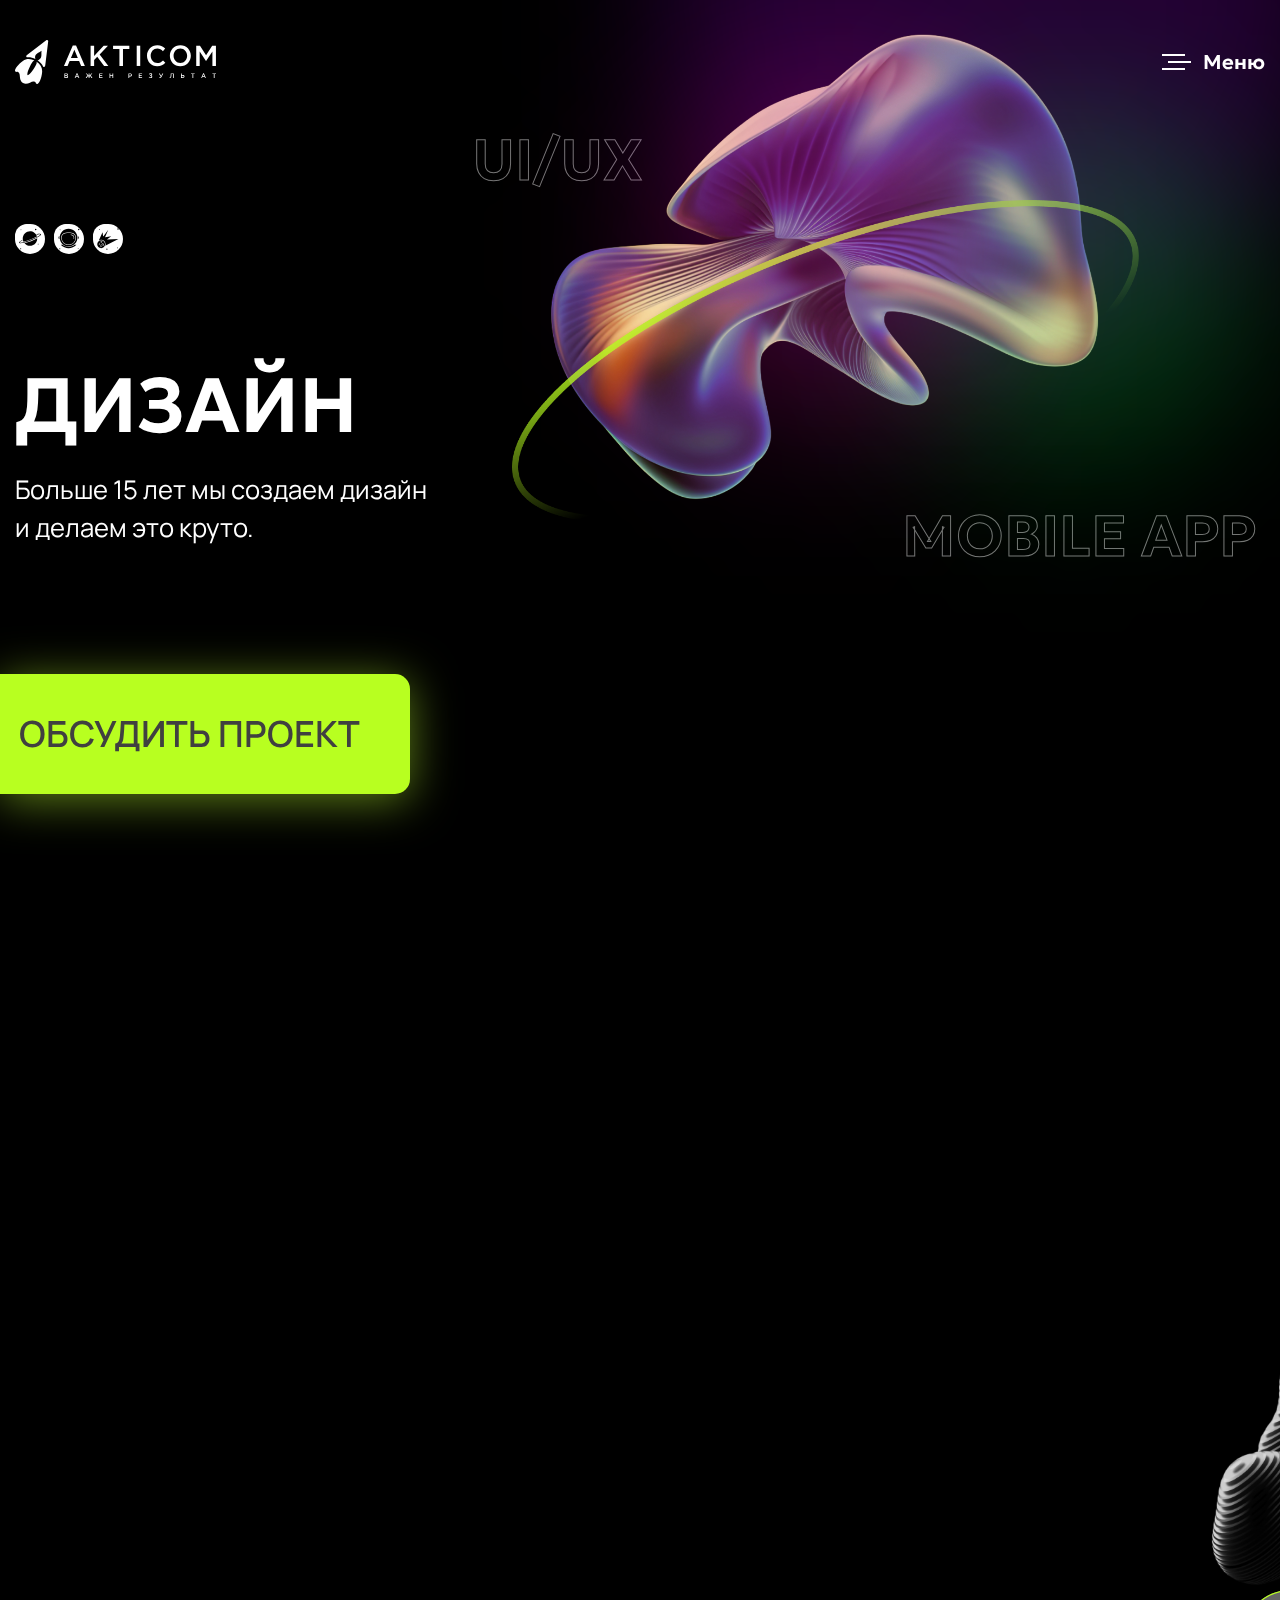
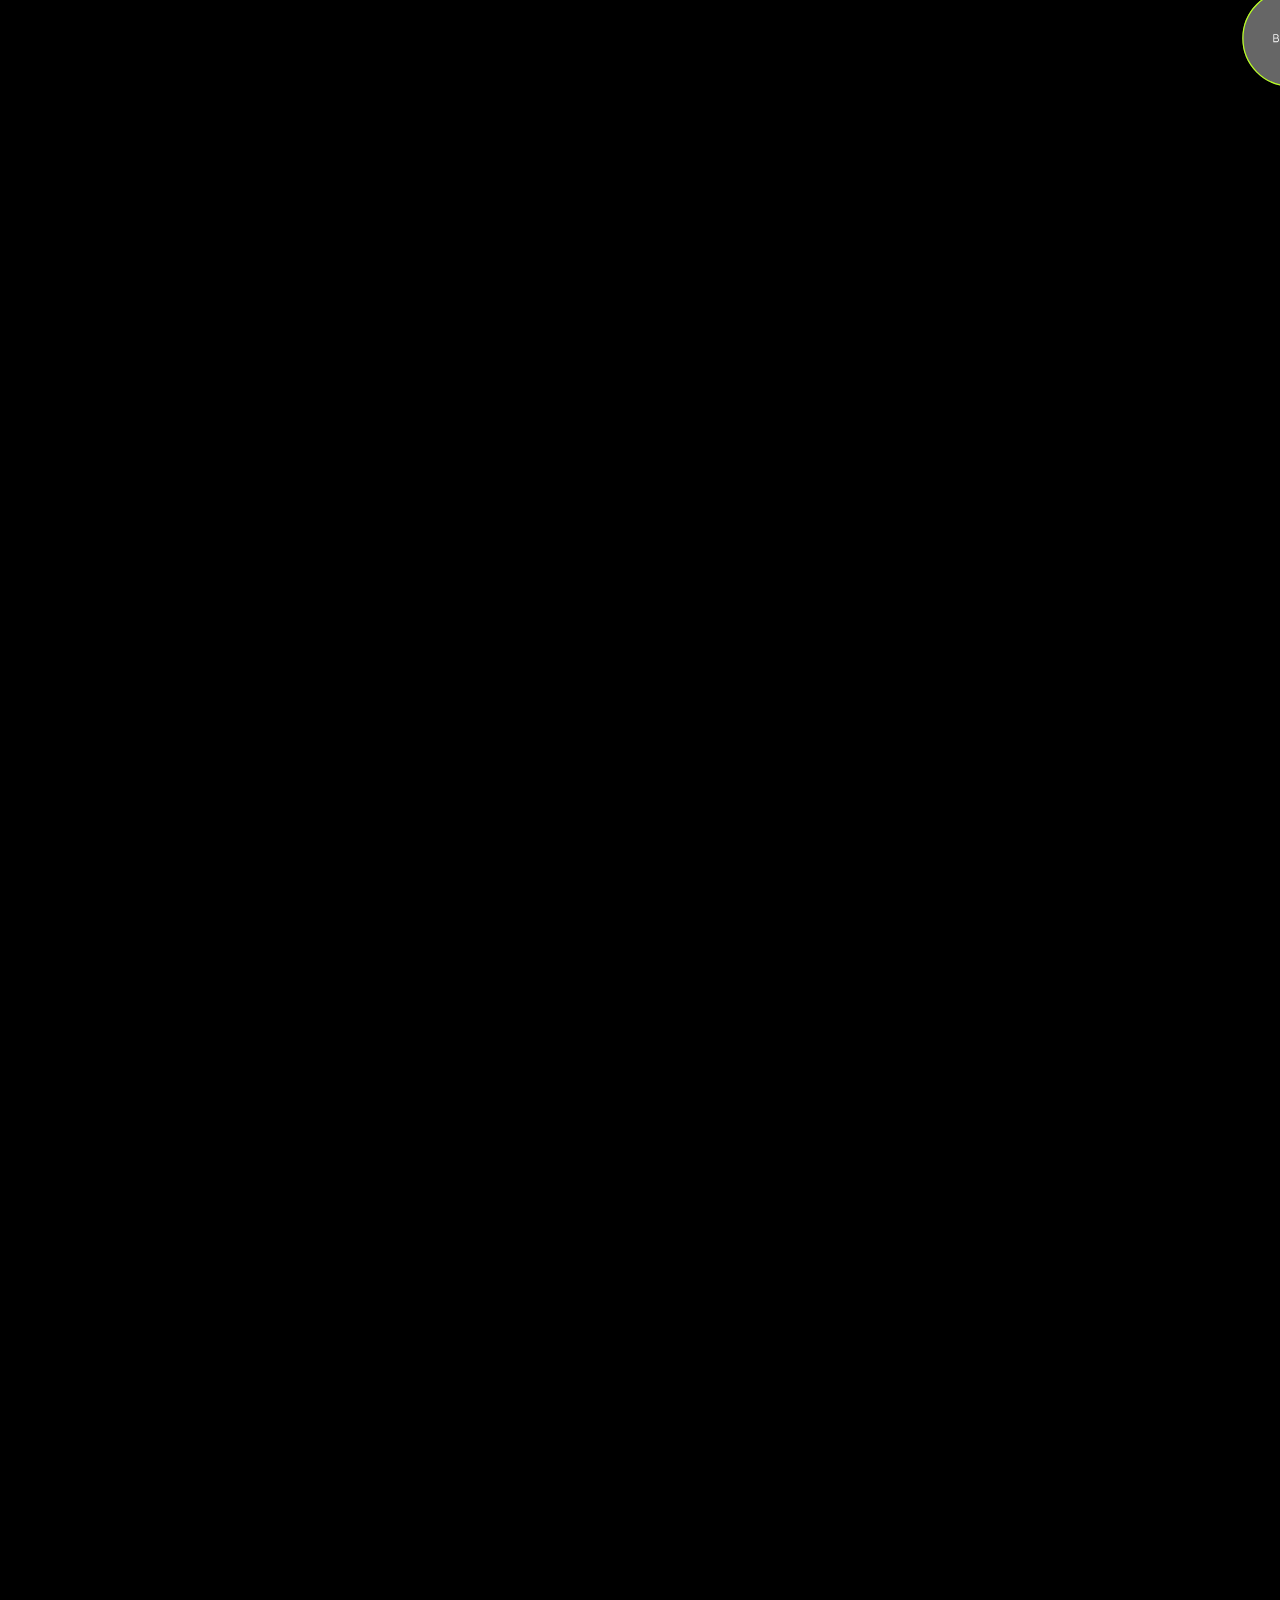
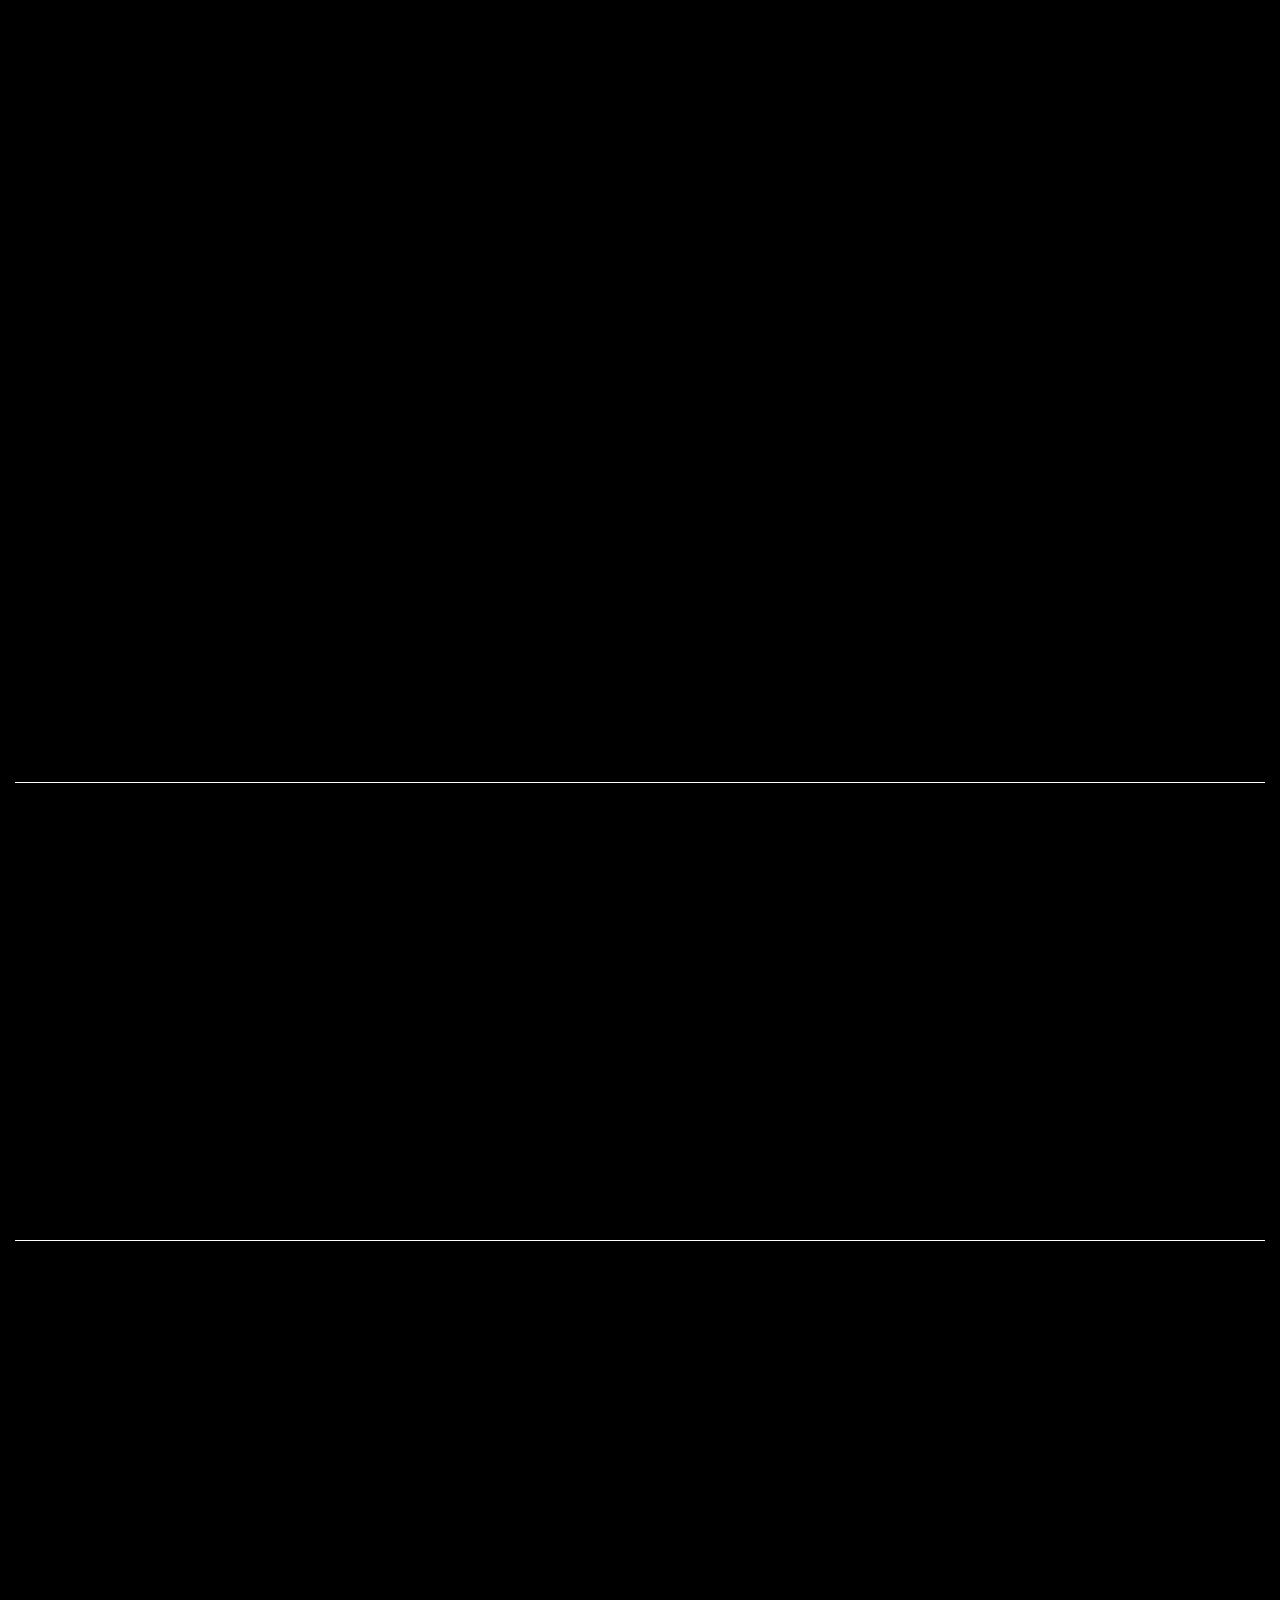
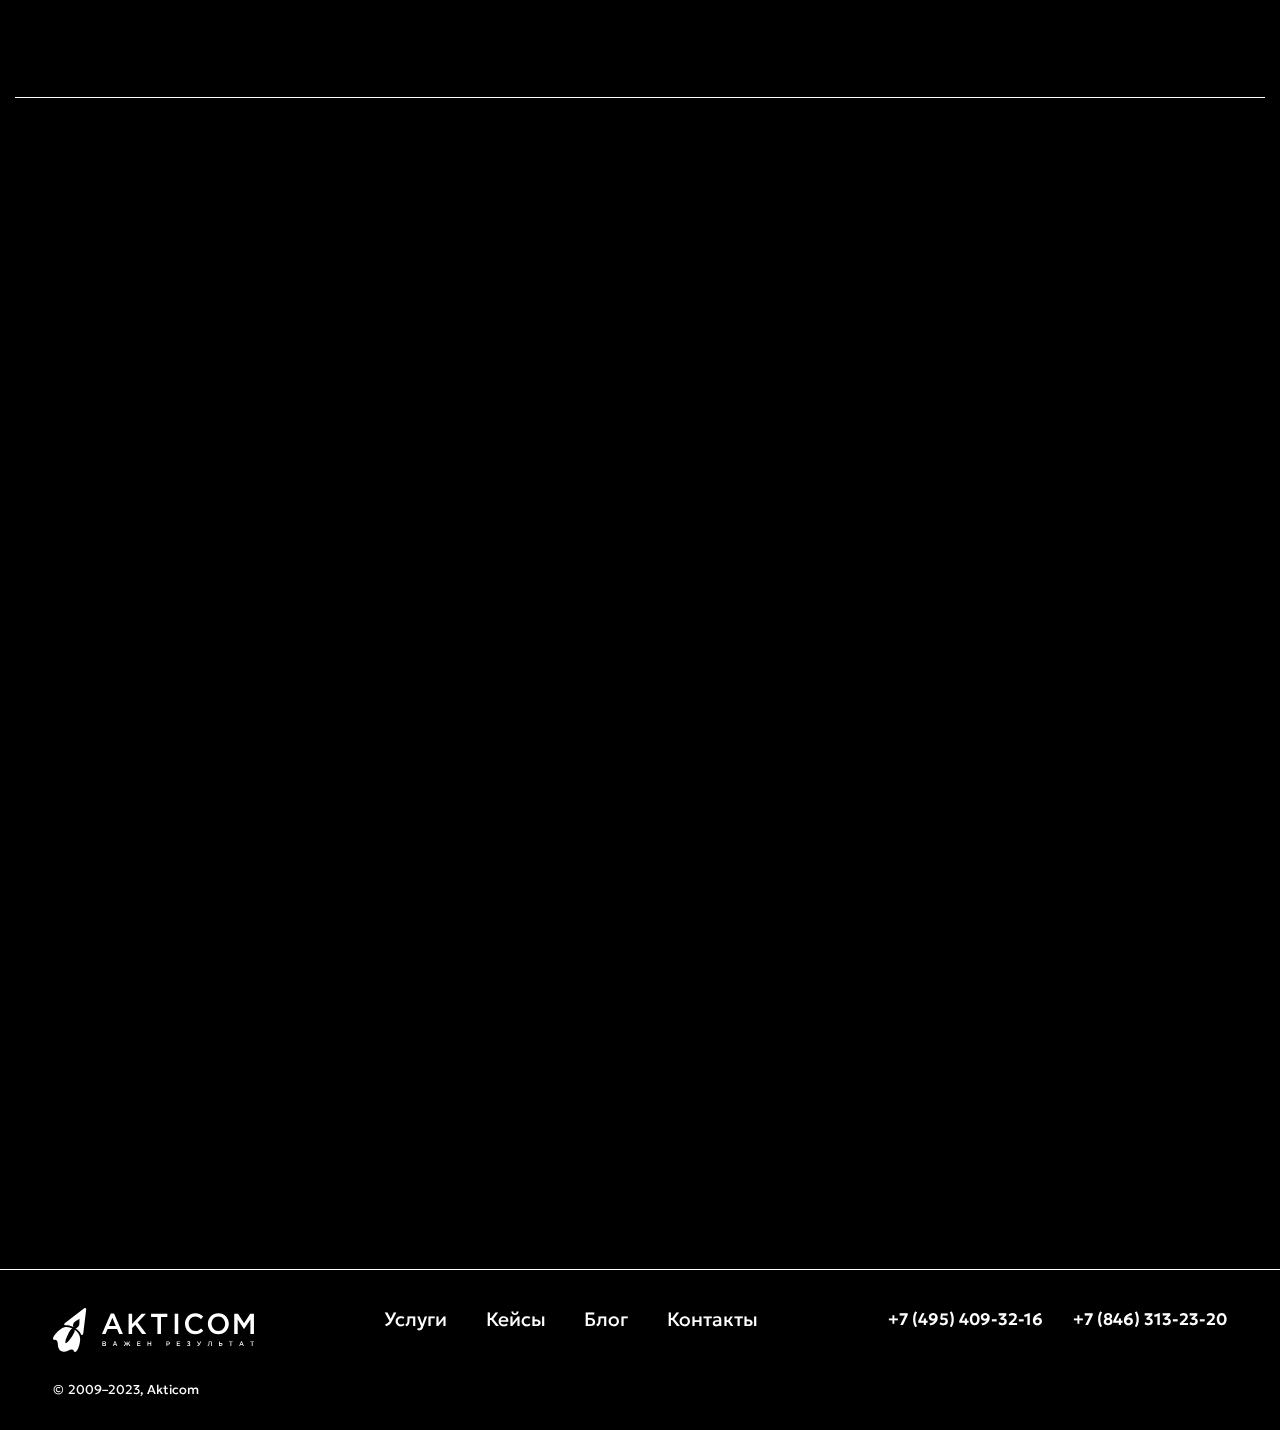
<file: design.html>
<!DOCTYPE html>
<html lang="en">
<head>
    <meta charset="UTF-8">
    <meta name="viewport" content="width=device-width, initial-scale=1.0">
    <link rel="stylesheet" href="/css/reset.css">
    <link rel="stylesheet" href="/css/style.css">
    <link rel="stylesheet" href="/css/animate.css">
    <link rel="stylesheet" href="https://cdn.jsdelivr.net/npm/swiper@9/swiper-bundle.min.css"/>
    <title>AKTICOM</title>
</head>
<body>
    <div class="preloader" id="page-preloader">
        <div class="loader">
            <span id="load_perc">
                0%
            </span>
        </div>
        <div class="progress-bar">
            <span class="progress" id="progress">
                
            </span>
        </div>
    </div>

    <div class="wrapper">

        <header class="header">
            <div class="menus">
            <div class="container">
                <div class="header__wrapper _anim-items _anim-no-hide _anim-from-top">
                    <a href="/index.html" class="header__logo logo">
                        <img src="/img/Logo.svg" alt="">
                    </a>
                    <div class="burger">
                        <div class="header__burger">
                            <span></span>
                        </div>
                        <div class="header__burger-text">
                            Меню
                        </div>
                    </div>
                </div>
                
                <div class="header__menu menu">
                    <div class="container">
                        <div class="menu__wrapper">
                            <div class="menu__top">

                                <ul class="menu__list">
                                    <li>
                                        <a href="#" class="menu__link link menu__link-opens">
                                            Услуги
                                        </a>
                                        <ul class="sub-menu__list">
                                            <li>
                                                <a href="#" class="sub-menu__link link">
                                                    Дизайн
                                                </a>
                                                <ul class="sub-sub-menu__list">
                                                    <li>
                                                        <a href="" class="sub-sub-menu__link link">
                                                            Дизайн сайтов
                                                        </a>
                                                    </li>
                                                    <li>
                                                        <a href="" class="sub-sub-menu__link link">
                                                            Дизайн мобильного приложения
                                                        </a>
                                                    </li>
                                                    <li>
                                                        <a href="" class="sub-sub-menu__link link">
                                                            Дизайн корпоративных сайтов
                                                        </a>
                                                    </li>
                                                    <li>
                                                        <a href="" class="sub-sub-menu__link link">
                                                            Дизайн интернет-магазина
                                                        </a>
                                                    </li>
                                                </ul>
                                            </li>
                                            <li>
                                                <a href="#" class="sub-menu__link link">
                                                    Разработка
                                                </a>
                                                <ul class="sub-sub-menu__list">
                                                    <li>
                                                        <a href="" class="sub-sub-menu__link link">
                                                            Разработка сайтов
                                                        </a>
                                                    </li>
                                                    <li>
                                                        <a href="" class="sub-sub-menu__link link">
                                                            Разработка мобильного приложения
                                                        </a>
                                                    </li>
                                                    <li>
                                                        <a href="" class="sub-sub-menu__link link">
                                                            Разработка корпоративных сайтов
                                                        </a>
                                                    </li>
                                                    <li>
                                                        <a href="" class="sub-sub-menu__link link">
                                                            Разработка интернет-магазина
                                                        </a>
                                                    </li>
                                                </ul>
                                            </li>
                                            <li>
                                                <a href="#" class="sub-menu__link link">
                                                    Аналитика
                                                </a>
                                                <ul class="sub-sub-menu__list">
                                                    <li>
                                                        <a href="" class="sub-sub-menu__link link">
                                                            Аналитика сайтов
                                                        </a>
                                                    </li>
                                                    <li>
                                                        <a href="" class="sub-sub-menu__link link">
                                                            Аналитика мобильного приложения
                                                        </a>
                                                    </li>
                                                    <li>
                                                        <a href="" class="sub-sub-menu__link link">
                                                            Аналитика корпоративных сайтов
                                                        </a>
                                                    </li>
                                                    <li>
                                                        <a href="" class="sub-sub-menu__link link">
                                                            Аналитика интернет-магазина
                                                        </a>
                                                    </li>
                                                </ul>
                                            </li>
                                            <li>
                                                <a href="#" class="sub-menu__link link">
                                                    Продвижение
                                                </a>
                                                <ul class="sub-sub-menu__list">
                                                    <li>
                                                        <a href="" class="sub-sub-menu__link link">
                                                            Продвижение сайтов
                                                        </a>
                                                    </li>
                                                    <li>
                                                        <a href="" class="sub-sub-menu__link link">
                                                            Продвижение мобильного приложения
                                                        </a>
                                                    </li>
                                                    <li>
                                                        <a href="" class="sub-sub-menu__link link">
                                                            Продвижение корпоративных сайтов
                                                        </a>
                                                    </li>
                                                    <li>
                                                        <a href="" class="sub-sub-menu__link link">
                                                            Продвижение интернет-магазина
                                                        </a>
                                                    </li>
                                                </ul>
                                            </li>
                                            <li>
                                                <a href="#" class="sub-menu__link link">
                                                    Реклама
                                                </a>
                                                <ul class="sub-sub-menu__list">
                                                    <li>
                                                        <a href="" class="sub-sub-menu__link link">
                                                            Реклама сайтов
                                                        </a>
                                                    </li>
                                                    <li>
                                                        <a href="" class="sub-sub-menu__link link">
                                                            Реклама мобильного приложения
                                                        </a>
                                                    </li>
                                                    <li>
                                                        <a href="" class="sub-sub-menu__link link">
                                                            Реклама корпоративных сайтов
                                                        </a>
                                                    </li>
                                                    <li>
                                                        <a href="" class="sub-sub-menu__link link">
                                                            Реклама интернет-магазина
                                                        </a>
                                                    </li>
                                                </ul>
                                            </li>
                                            <li>
                                                <a href="#" class="sub-menu__link link">
                                                    Техподдержка
                                                </a>
                                                <ul class="sub-sub-menu__list">
                                                    <li>
                                                        <a href="" class="sub-sub-menu__link link">
                                                            Техподдержка сайтов
                                                        </a>
                                                    </li>
                                                    <li>
                                                        <a href="" class="sub-sub-menu__link link">
                                                            Техподдержка мобильного приложения
                                                        </a>
                                                    </li>
                                                    <li>
                                                        <a href="" class="sub-sub-menu__link link">
                                                            Техподдержка корпоративных сайтов
                                                        </a>
                                                    </li>
                                                    <li>
                                                        <a href="" class="sub-sub-menu__link link">
                                                            Техподдержка интернет-магазина
                                                        </a>
                                                    </li>
                                                </ul>
                                            </li>
                                        </ul>
                                    </li>
                                    <li>
                                        <a href="#" class="menu__link link">
                                            КЕЙСЫ
                                        </a>
                                    </li>
                                    <li>
                                        <a href="#" class="menu__link link">
                                            БЛОГ
                                        </a>
                                    </li>
                                    <li>
                                        <a href="#" class="menu__link link">
                                            КОНТАКТЫ
                                        </a>
                                    </li>
                                </ul>


                            </div>
                            <div class="menu__bottom">
                                <ul class="bottom-menu__list">
                                    <li>
                                        <a href="" class="bottom-menu__link link">
                                            +7 (846) 313-23-20
                                        </a>
                                    </li>
                                    <li>
                                        <a href="" class="bottom-menu__link link">
                                            +7 (846) 313-23-20
                                        </a>
                                    </li>
                                    <li>
                                        <a href="" class="bottom-menu__link link">
                                            mail@akticom.ru
                                        </a>
                                    </li>
                                    <li>
                                        <a href="" class="bottom-menu__link bottom-menu__btn green-btn">
                                            Обсудить проект
                                        </a>
                                    </li>
                                </ul>
                            </div>
                        </div>
                    </div>
                </div>
                
            </div>
        </div>
        </header>





        <main class="main">



            <div class="base">
                <a class="base-btn  _anim-items _anim-no-hide _anim-from-left">
                    Обсудить проект
                </a>
                <div class="container">
                    <div class="base__tabs tabs-base">
                        
                        <div class="tabs-base__default">
                            
                            <div class="item-tabs-base__btns  _anim-items _anim-no-hide _anim-from-left">
                                <div class="item-tabs-base_btn">
                                    <svg width="30.000000" height="30.000000" viewBox="0 0 30 30" fill="none" xmlns="http://www.w3.org/2000/svg" xmlns:xlink="http://www.w3.org/1999/xlink">
                              
                                        <defs>
                                            <clipPath id="clip407_433">
                                                <rect id="svg-gobbler - 2023-11-15T114227.759 1" width="24.000000" height="24.000000" transform="translate(3.000000 3.000000)" fill="white" fill-opacity="0"/>
                                            </clipPath>
                                        </defs>
                                        <circle id="Ellipse 6" cx="15.000000" cy="15.000000" r="15.000000" fill="#FFFFFF" fill-opacity="1.000000"/>
                                        <rect id="svg-gobbler - 2023-11-15T114227.759 1" width="24.000000" height="24.000000" transform="translate(3.000000 3.000000)" fill="#FFFFFF" fill-opacity="0"/>
                                        <g clip-path="url(#clip407_433)">
                                            <path id="Vector" d="M8.52344 17.7397C12.459 16.6309 18.2969 14.3345 21.9385 12.4604C20.7812 8.48535 16.3584 6.2085 12.3516 7.7854C8.41895 9.33228 6.63184 13.936 8.52344 17.7397ZM20.7158 6.16968C21.1309 6.16968 21.4688 5.83179 21.4688 5.41626C21.4688 5.00098 21.1309 4.66309 20.7158 4.66309C20.3008 4.66309 19.9619 5.00098 19.9619 5.41626C19.9619 5.83179 20.3008 6.16968 20.7158 6.16968ZM5.66016 24.1509C5.33301 24.1509 5.06738 24.4167 5.06738 24.7439C5.06738 25.071 5.33301 25.3369 5.66016 25.3369C5.9873 25.3369 6.25391 25.071 6.25391 24.7439C6.25391 24.4167 5.9873 24.1509 5.66016 24.1509Z" fill="#000000" fill-opacity="1.000000" fill-rule="nonzero"/>
                                            <path id="Vector" d="M25.9932 10.1912C25.8193 9.74878 24.4941 9.48193 21.3438 10.1455C21.4775 10.3389 21.6016 10.5381 21.7158 10.7429C22.6465 10.4905 23.3994 10.3276 23.9512 10.2588C24.6895 10.167 25.0508 10.2451 25.1582 10.5198C25.2666 10.7932 25.0586 11.094 24.4639 11.5259C21.1758 13.9126 8.51855 18.813 5.53906 18.813C5.1377 18.813 4.92188 18.7173 4.8418 18.5151C4.7334 18.2397 4.94629 17.9351 5.55371 17.4971C6.00488 17.1716 6.66406 16.7798 7.51367 16.332C7.45801 16.104 7.41309 15.8738 7.37891 15.6416C4.62109 17.3018 3.83301 18.4004 4.00781 18.8438C4.18848 19.3032 5.60156 19.5715 8.99316 18.8162C13.5078 17.8093 19.7197 15.3286 23.4551 12.8689C25.5586 11.4841 26.1455 10.5776 25.9932 10.1912Z" fill="#000000" fill-opacity="1.000000" fill-rule="nonzero"/>
                                            <path id="Vector" d="M9.47266 19.1868C11.4551 21.5325 14.7695 22.3828 17.6494 21.2493C20.5762 20.0977 22.4209 17.2178 22.2324 14.1648C18.7012 16.1826 13.6172 18.2109 9.47266 19.1868Z" fill="#000000" fill-opacity="1.000000" fill-rule="nonzero"/>
                                            <path id="Vector" d="M23.5898 20.1929C23.5898 20.418 23.4072 20.6003 23.1826 20.6003C22.958 20.6003 22.7754 20.418 22.7754 20.1929C22.7754 19.968 22.958 19.7856 23.1826 19.7856C23.4072 19.7856 23.5898 19.968 23.5898 20.1929Z" fill="#000000" fill-opacity="1.000000" fill-rule="evenodd"/>
                                            <path id="Vector" d="M6.36816 5.82349C6.36816 6.04858 6.18555 6.23096 5.96094 6.23096C5.73633 6.23096 5.55371 6.04858 5.55371 5.82349C5.55371 5.59863 5.73633 5.41626 5.96094 5.41626C6.18555 5.41626 6.36816 5.59863 6.36816 5.82349Z" fill="#000000" fill-opacity="1.000000" fill-rule="evenodd"/>
                                        </g>
                                    </svg>
                                    
                                </div>
                                <div class="item-tabs-base_btn">
                                    <svg width="30.000000" height="30.000000" viewBox="0 0 30 30" fill="none" xmlns="http://www.w3.org/2000/svg" xmlns:xlink="http://www.w3.org/1999/xlink">
                                        <defs>
                                            <clipPath id="clip407_443">
                                                <rect id="svg-gobbler - 2023-11-15T114354.932 1" width="24.000000" height="24.000000" transform="translate(3.000000 3.000000)" fill="white" fill-opacity="0"/>
                                            </clipPath>
                                        </defs>
                                        <circle id="Ellipse 6" cx="15.000000" cy="15.000000" r="15.000000" fill="#FFFFFF" fill-opacity="1.000000"/>
                                        <rect id="svg-gobbler - 2023-11-15T114354.932 1" width="24.000000" height="24.000000" transform="translate(3.000000 3.000000)" fill="#FFFFFF" fill-opacity="0"/>
                                        <g clip-path="url(#clip407_443)">
                                            <path id="Vector" d="M14.6006 4.78882C9.52637 4.78882 5.46582 9.06787 5.76953 14.166C6.14355 20.4421 12.8047 24.3213 18.4424 21.6028C21.4014 20.1702 23.4473 17.1367 23.4473 13.6343C23.4473 8.75684 19.4785 4.78882 14.6006 4.78882ZM14.6006 21.0083C10.5352 21.0083 7.22754 17.7002 7.22754 13.6343C7.22754 9.54785 10.4795 8.43604 14.5654 8.43604C18.6318 8.43604 21.9736 9.5354 21.9736 13.6343C21.9736 17.7002 18.666 21.0083 14.6006 21.0083Z" fill="#000000" fill-opacity="1.000000" fill-rule="nonzero"/>
                                            <path id="Vector" d="M8.64648 20.7981L6.77148 20.7981C10.9795 25.3962 18.2227 25.3943 22.4287 20.7981L20.5537 20.7981C17.1328 23.6465 12.1084 23.6804 8.64648 20.7981ZM14.5645 8.90479C10.7598 8.90479 7.69629 9.84106 7.69629 13.6343C7.69629 17.4419 10.793 20.5398 14.6006 20.5398C18.4072 20.5398 21.5039 17.4419 21.5039 13.6343C21.5039 10.4075 19.2988 8.90479 14.5645 8.90479ZM20.0566 14.7524C20.0459 14.8052 20.0176 14.8528 19.9756 14.887C19.9336 14.9211 19.8818 14.9397 19.8271 14.9397C19.6787 14.9397 19.5684 14.8032 19.5977 14.6584C19.666 14.3218 19.7012 13.9792 19.7002 13.6357C19.7002 12.1367 19.1133 11.2683 16.9033 10.8848C16.8428 10.8733 16.7891 10.8386 16.7529 10.7881C16.7178 10.7373 16.7041 10.6748 16.7148 10.6143C16.7256 10.5535 16.7598 10.4993 16.8096 10.4634C16.8604 10.4275 16.9219 10.4131 16.9834 10.4229C18.1289 10.6216 18.9629 10.9868 19.4629 11.5081C19.9385 11.9995 20.1689 12.6956 20.1689 13.636C20.1689 14.0127 20.1318 14.3882 20.0566 14.7524ZM5.80762 24.1509C5.48047 24.1509 5.21484 24.417 5.21484 24.7439C5.21484 25.071 5.48047 25.3372 5.80762 25.3372C6.13477 25.3372 6.40039 25.071 6.40039 24.7439C6.40039 24.417 6.13477 24.1509 5.80762 24.1509ZM5.39551 12.1948C4.90332 12.2559 4.52148 12.677 4.52148 13.1863L4.52148 14.084C4.52148 14.593 4.90332 15.0142 5.39551 15.0752C5.25293 14.1543 5.24316 13.1724 5.39551 12.1948ZM23.832 12.1948C23.9805 13.1494 23.9805 14.1208 23.832 15.0752C24.3252 15.0144 24.708 14.593 24.708 14.084L24.708 13.1863C24.708 12.677 24.3252 12.2559 23.832 12.1948ZM24.7246 4.66309C24.3096 4.66309 23.9717 5.00098 23.9717 5.41626C23.9717 5.83179 24.3096 6.16968 24.7246 6.16968C25.1406 6.16968 25.4785 5.83179 25.4785 5.41626C25.4785 5.00098 25.1406 4.66309 24.7246 4.66309Z" fill="#000000" fill-opacity="1.000000" fill-rule="nonzero"/>
                                            <path id="Vector" d="M24.5518 24.3364C24.5518 24.5615 24.3691 24.7439 24.1445 24.7439C23.9199 24.7439 23.7373 24.5615 23.7373 24.3364C23.7373 24.1116 23.9199 23.9292 24.1445 23.9292C24.3691 23.9292 24.5518 24.1116 24.5518 24.3364Z" fill="#000000" fill-opacity="1.000000" fill-rule="evenodd"/>
                                            <path id="Vector" d="M6.51562 5.82349C6.51562 6.04858 6.33301 6.23096 6.1084 6.23096C5.88379 6.23096 5.70117 6.04858 5.70117 5.82349C5.70117 5.59863 5.88379 5.41626 6.1084 5.41626C6.33301 5.41626 6.51562 5.59863 6.51562 5.82349Z" fill="#000000" fill-opacity="1.000000" fill-rule="evenodd"/>
                                        </g>
                                    </svg>
                                    
                                </div>
                                <div class="item-tabs-base_btn">
                                    <svg width="30.000000" height="30.000000" viewBox="0 0 30 30" fill="none" xmlns="http://www.w3.org/2000/svg" xmlns:xlink="http://www.w3.org/1999/xlink">

                                        <defs>
                                            <clipPath id="clip407_453">
                                                <rect id="svg-gobbler - 2023-11-15T114438.691 1" width="24.000000" height="24.000000" transform="translate(3.000000 3.000000)" fill="white" fill-opacity="0"/>
                                            </clipPath>
                                        </defs>
                                        <circle id="Ellipse 6" cx="15.000000" cy="15.000000" r="15.000000" fill="#FFFFFF" fill-opacity="1.000000"/>
                                        <rect id="svg-gobbler - 2023-11-15T114438.691 1" width="24.000000" height="24.000000" transform="translate(3.000000 3.000000)" fill="#FFFFFF" fill-opacity="0"/>
                                        <g clip-path="url(#clip407_453)">
                                            <path id="Vector" d="M13.9023 24.5645C13.5752 24.5645 13.3096 24.8306 13.3096 25.1577C13.3096 25.4846 13.5752 25.7507 13.9023 25.7507C14.2295 25.7507 14.4961 25.4846 14.4961 25.1577C14.4961 24.8306 14.2295 24.5645 13.9023 24.5645ZM8.15332 16.28C5.9873 16.28 4.22461 18.0425 4.22461 20.2085C4.22461 22.3748 5.9873 24.137 8.15332 24.137C10.3193 24.137 12.0811 22.3745 12.0811 20.2085C12.0811 18.0425 10.3193 16.28 8.15332 16.28ZM6.74902 20.3088C6.75391 20.2903 6.75586 20.2715 6.75586 20.2524C6.75586 20.1265 6.65332 20.0242 6.52734 20.0242C6.4668 20.0242 6.4082 20.0483 6.36523 20.0911C6.32324 20.1338 6.29883 20.1919 6.29883 20.2524C6.29883 20.3259 6.33398 20.395 6.3916 20.4373C6.44238 20.4739 6.47656 20.5288 6.48633 20.5901C6.49609 20.6514 6.48047 20.7144 6.44434 20.7646C6.4082 20.8149 6.35254 20.8489 6.29199 20.8586C6.23047 20.8684 6.16797 20.8535 6.11719 20.8171C5.9375 20.687 5.83008 20.4758 5.83008 20.2524C5.83008 19.8682 6.14258 19.5554 6.52734 19.5554C6.91113 19.5554 7.22461 19.8682 7.22461 20.2524C7.22461 20.3142 7.2168 20.3743 7.20117 20.4307C7.19336 20.4604 7.17969 20.4883 7.16113 20.5127C7.14258 20.5371 7.11914 20.5576 7.0918 20.573C7.06543 20.5884 7.03613 20.5981 7.00586 20.6023C6.97461 20.6062 6.94434 20.604 6.91406 20.5962C6.88477 20.5881 6.85645 20.5742 6.83203 20.5557C6.80762 20.5369 6.78711 20.5134 6.77246 20.4868C6.74121 20.4329 6.73242 20.3689 6.74902 20.3088ZM8.47949 22.5615C8.38965 22.9082 8.07715 23.1501 7.71777 23.1501C7.65625 23.1501 7.59668 23.1255 7.55273 23.0815C7.50879 23.0376 7.4834 22.978 7.4834 22.9158C7.4834 22.8538 7.50879 22.7939 7.55273 22.75C7.59668 22.7061 7.65625 22.6814 7.71777 22.6814C7.75977 22.6816 7.80078 22.6733 7.83984 22.6575C7.87793 22.6416 7.91309 22.6182 7.94238 22.5886C7.97266 22.5593 7.99609 22.5242 8.01172 22.4858C8.02734 22.4473 8.03613 22.406 8.03613 22.3643C8.03613 22.1885 7.89355 22.0457 7.71777 22.0457C7.54297 22.0457 7.40039 22.1885 7.40039 22.3643C7.40039 22.4263 7.37598 22.4861 7.33203 22.53C7.28809 22.574 7.22852 22.5986 7.16602 22.5986C7.10449 22.5986 7.04492 22.574 7.00098 22.53C6.95703 22.4861 6.93164 22.4263 6.93164 22.3643C6.93164 21.9299 7.28418 21.5769 7.71777 21.5769C8.15137 21.5769 8.50488 21.9299 8.50488 22.3643C8.50488 22.4304 8.49609 22.4968 8.47949 22.5615ZM7.92871 18.5864C7.83984 18.5059 7.76758 18.4084 7.7168 18.2998C7.66504 18.1912 7.63574 18.0732 7.63086 17.9534C7.61914 17.7092 7.70312 17.4753 7.86816 17.2942C8.20801 16.9211 8.78809 16.894 9.16016 17.2332C9.2168 17.2852 9.26758 17.3438 9.30957 17.408C9.32715 17.4336 9.33887 17.4624 9.34473 17.4927C9.35059 17.5227 9.35059 17.554 9.34473 17.584C9.33887 17.6143 9.32715 17.6428 9.30957 17.6685C9.29297 17.6941 9.27051 17.7161 9.24512 17.7332C9.21973 17.7502 9.19043 17.762 9.16016 17.7681C9.12988 17.7739 9.09863 17.7739 9.06934 17.7678C9.03906 17.762 9.00977 17.75 8.98438 17.7329C8.95898 17.7156 8.93652 17.6936 8.91992 17.668C8.89844 17.636 8.87402 17.6064 8.84473 17.5803C8.66309 17.4146 8.37988 17.428 8.21387 17.6099C8.1748 17.6531 8.14453 17.7039 8.12402 17.7588C8.10449 17.814 8.0957 17.8726 8.09863 17.9312C8.10156 17.9897 8.11621 18.0471 8.14062 18.1001C8.16602 18.1533 8.20117 18.2007 8.24512 18.24C8.35156 18.3374 8.49316 18.376 8.63672 18.3467C8.66699 18.3403 8.69824 18.3398 8.72852 18.3455C8.75879 18.3511 8.78711 18.3628 8.81348 18.3796C8.83887 18.3967 8.86133 18.4185 8.87891 18.4441C8.89648 18.4697 8.9082 18.4985 8.91504 18.5288C8.9209 18.5591 8.9209 18.5903 8.91504 18.6206C8.90918 18.6509 8.89746 18.6799 8.88086 18.7056C8.86328 18.7314 8.84082 18.7534 8.81543 18.7708C8.79004 18.7878 8.76074 18.7998 8.73047 18.8059C8.66895 18.8186 8.60742 18.8247 8.5459 18.8247C8.31934 18.8245 8.09766 18.741 7.92871 18.5864ZM10.8086 20.9597C10.7461 21.2 10.6064 21.4128 10.4092 21.5649C10.2129 21.7168 9.97168 21.7993 9.72363 21.7993C9.66113 21.7993 9.60156 21.7747 9.55762 21.7307C9.51367 21.6868 9.48926 21.6272 9.48926 21.5649C9.48926 21.5027 9.51367 21.4431 9.55762 21.3992C9.60156 21.3552 9.66113 21.3306 9.72363 21.3306C10.0205 21.3306 10.2803 21.1299 10.3555 20.8425C10.3691 20.7888 10.376 20.7327 10.376 20.6768C10.376 20.3169 10.083 20.0242 9.72363 20.0242C9.36328 20.0242 9.07129 20.3169 9.07129 20.6768C9.07129 20.7864 9.09668 20.8906 9.14844 20.9863C9.17773 21.0413 9.18359 21.1055 9.16504 21.1648C9.14746 21.2244 9.10645 21.2742 9.05176 21.3035C8.99707 21.3328 8.93262 21.3391 8.87305 21.321C8.81348 21.303 8.76367 21.262 8.73438 21.207C8.64746 21.0437 8.60254 20.8616 8.60254 20.6768C8.60254 20.0583 9.10547 19.5554 9.72363 19.5554C10.3418 19.5554 10.8447 20.0583 10.8447 20.6768C10.8447 20.772 10.833 20.8669 10.8086 20.9597ZM25.0225 4.24927C24.6074 4.24927 24.2695 4.58716 24.2695 5.00244C24.2695 5.41797 24.6074 5.75586 25.0225 5.75586C25.4375 5.75586 25.7754 5.41797 25.7754 5.00244C25.7754 4.58716 25.4375 4.24927 25.0225 4.24927Z" fill="#000000" fill-opacity="1.000000" fill-rule="nonzero"/>
                                            <path id="Vector" d="M14.126 15.4097C14.1084 15.3621 14.1074 15.3101 14.1221 15.2617C14.1367 15.2131 14.167 15.1709 14.208 15.1409L18.2402 12.1838L12.3965 13.29C12.3555 13.2979 12.3125 13.2942 12.2725 13.2795C12.2324 13.2649 12.1973 13.2397 12.1709 13.2065C12.1445 13.1733 12.127 13.1338 12.1211 13.0916C12.1152 13.0496 12.1211 13.0066 12.1377 12.9675L15.2568 5.66553L10.5039 12.2241C10.4766 12.262 10.4385 12.2908 10.3945 12.3066C10.3506 12.3228 10.3027 12.3252 10.2578 12.314C10.2119 12.3025 10.1719 12.2778 10.1406 12.2432C10.1094 12.2085 10.0889 12.165 10.082 12.1187L9.54395 8.23755L5.78711 16.5032C6.4707 16.0654 7.28223 15.8113 8.15234 15.8113C10.5771 15.8113 12.5498 17.7839 12.5498 20.2085C12.5498 20.7642 12.4443 21.3149 12.2393 21.8313L25.417 14.8892L14.3604 15.564C14.3105 15.5669 14.2598 15.5537 14.2178 15.5259C14.1758 15.498 14.1436 15.4573 14.126 15.4097Z" fill="#000000" fill-opacity="1.000000" fill-rule="nonzero"/>
                                            <path id="Vector" d="M24.8486 23.9226C24.8486 24.1477 24.666 24.3301 24.4414 24.3301C24.2168 24.3301 24.0342 24.1477 24.0342 23.9226C24.0342 23.6978 24.2168 23.5154 24.4414 23.5154C24.666 23.5154 24.8486 23.6978 24.8486 23.9226Z" fill="#000000" fill-opacity="1.000000" fill-rule="evenodd"/>
                                            <path id="Vector" d="M6.81348 5.40967C6.81348 5.63477 6.63086 5.81714 6.40625 5.81714C6.18164 5.81714 5.99902 5.63477 5.99902 5.40967C5.99902 5.18481 6.18164 5.00244 6.40625 5.00244C6.63086 5.00244 6.81348 5.18481 6.81348 5.40967Z" fill="#000000" fill-opacity="1.000000" fill-rule="evenodd"/>
                                        </g>
                                    </svg>
                                    
                                </div>
                            </div>


                            <div class="background-image-pink-dop">
                                <img src="/img/pink.png" alt="">
                            </div>
                


                            <h1 class="item-tabs-base__main-text _anim-items _anim-no-hide _anim-fade-in-down">
                                дизайн
                            </h1>
                            <p class="item-tabs-base__support-text _anim-items _anim-no-hide _anim-fade-in-left">
                                Больше 15 лет мы создаем дизайн <br> и делаем это круто.
                            </p>



                        
                            <div class="item-tabs-base__img is-active _anim-items _anim-no-hide _anim-from-right-bot base-background">
                                    <img class="item-tabs-base__img-back" src="/img/close-up-bunch.png" alt="">
                                    <img class="item-tabs-base__img-line-tab-1" src="/img/line-design.png" alt="" style="margin-right: 100px; margin-top: 100px;">
                                    <div class="item-tabs-base__texts">
                                        <p style="margin-left: -40px;">UI/ux</p>
                                        <p style="margin-left: 390px; margin-top: 280px;">MOBILE APP</p>
                                    </div>
                                
                            </div>

                       


                        </div>  
                         
  
                    </div>
                </div>
            </div>


            <div class="year" style="margin-top: 400px;">
                <div class="container">
                    <div class="year__body year__body--design">
                        <div class="year__left  _anim-items _anim-no-hide _anim-fade-in-left">
                            <div class="year__text background-text">
                                1000+ 
                            </div>
                            <div class="year__info--design">
                                <h2 class="year__title title-h2">
                                    часов дизайнеров <br> потрачено на реализацию <br> идей наших клиентов 
                                </h2>
                                <p class="year__text-p ">
                                    Сможем разработать сайт любого масштаба: от яркого лендинга до функционального интернет-магазина. Разработаем дизайн-концепцию, которая покорит ваших будущих клиентов. Удобные интерфейсы, продуманная структура, запоминающиеся анимации — хорошая инвестиция в ваш стартап.
                                </p>
                                <a href="" class="year__btn green-btn">
                                    Обсудить проект
                                </a>
                            </div>
                        </div>

                        <div class="year__right _anim-items _anim-no-hide _anim-from-right-bot">
                            <div class="year__img--design">
                                <img src="/img/abstract-design.png" alt="">
                                <!-- <div class="year__background-title  _anim-items _anim-no-hide _anim-fade-in-right">
                                    <p>SEO / DEVELOPMENT / Design</p>
                                    <p class="year__margin">Mobile / SEO / DevelopMent / Design</p>
                                    <p>SEO / DEVELOPMENT / Design</p>
                                    <p class="year__margin">Mobile / SEO / DevelopMent / Design</p>
                                </div> -->
                            </div>
                            <div class="year__circles">
                                <svg width="740.000000" height="740.000000" viewBox="0 0 740 740" fill="none" xmlns="http://www.w3.org/2000/svg" xmlns:xlink="http://www.w3.org/1999/xlink">
                                    <desc>
                                            Created with Pixso.
                                    </desc>
                                    <defs>
                                        <pattern id="pattern_689_10940" patternContentUnits="objectBoundingBox" width="1.000000" height="1.000000">
                                            <use xlink:href="#image689_1094_0" transform="matrix(0.0005,0,0,0.0005,0,0)"/>
                                        </pattern>
                                        <filter id="filter_694_1095_dd" x="120.000000" y="82.000000" width="180.000000" height="180.000000" filterUnits="userSpaceOnUse" color-interpolation-filters="sRGB">
                                            <feFlood flood-opacity="0" result="BackgroundImageFix"/>
                                            <feGaussianBlur in="BackgroundImage" stdDeviation="3.33333"/>
                                            <feComposite in2="SourceAlpha" operator="in" result="effect_backgroundBlur_1"/>
                                            <feBlend mode="normal" in="SourceGraphic" in2="effect_backgroundBlur_1" result="shape"/>
                                        </filter>
                                        <filter id="filter_694_1098_dd" x="550.000000" y="159.000000" width="160.000000" height="160.000000" filterUnits="userSpaceOnUse" color-interpolation-filters="sRGB">
                                            <feFlood flood-opacity="0" result="BackgroundImageFix"/>
                                            <feGaussianBlur in="BackgroundImage" stdDeviation="3.33333"/>
                                            <feComposite in2="SourceAlpha" operator="in" result="effect_backgroundBlur_1"/>
                                            <feBlend mode="normal" in="SourceGraphic" in2="effect_backgroundBlur_1" result="shape"/>
                                        </filter>
                                        <filter id="filter_694_1101_dd" x="370.000000" y="366.000000" width="160.000000" height="160.000000" filterUnits="userSpaceOnUse" color-interpolation-filters="sRGB">
                                            <feFlood flood-opacity="0" result="BackgroundImageFix"/>
                                            <feGaussianBlur in="BackgroundImage" stdDeviation="3.33333"/>
                                            <feComposite in2="SourceAlpha" operator="in" result="effect_backgroundBlur_1"/>
                                            <feBlend mode="normal" in="SourceGraphic" in2="effect_backgroundBlur_1" result="shape"/>
                                        </filter>
                                        <filter id="filter_694_1099_dd" x="19.000000" y="434.000000" width="160.000000" height="160.000000" filterUnits="userSpaceOnUse" color-interpolation-filters="sRGB">
                                            <feFlood flood-opacity="0" result="BackgroundImageFix"/>
                                            <feGaussianBlur in="BackgroundImage" stdDeviation="3.33333"/>
                                            <feComposite in2="SourceAlpha" operator="in" result="effect_backgroundBlur_1"/>
                                            <feBlend mode="normal" in="SourceGraphic" in2="effect_backgroundBlur_1" result="shape"/>
                                        </filter>
                                    </defs>
                                    <rect id="abstract-form-illustration 4 1" width="740.000000" height="740.000000" fill="url(#pattern_689_10940)" fill-opacity="1.000000"/>
                                    <g filter="url(#filter_694_1095_dd)">
                                        <circle id="Ellipse 68" cx="210.000000" cy="172.000000" r="90.000000" fill="#FFFFFF" fill-opacity="0.400000"/>
                                    </g>
                                    <circle id="Ellipse 68" cx="210.000000" cy="172.000000" r="89.000000" stroke="#B8FF20" stroke-opacity="1.000000" stroke-width="2.000000"/>
                                    <path id="Удобство" d="M173.535 178.394L174.993 175.325L170.385 165.434L171.852 165.434L175.686 173.903L179.592 165.434L181.005 165.434L174.975 178.394L173.535 178.394ZM180.401 180.554L180.401 177.26C180.953 177.26 181.349 177.083 181.589 176.729C181.829 176.369 182.024 175.796 182.174 175.01C182.276 174.5 182.36 173.951 182.426 173.363C182.492 172.775 182.549 172.103 182.597 171.347C182.645 170.585 182.69 169.694 182.732 168.674L189.158 168.674L189.158 177.26L190.094 177.26L190.094 180.554L188.816 180.554L188.816 178.394L181.67 178.394L181.67 180.554L180.401 180.554ZM182.642 177.26L187.844 177.26L187.844 169.808L183.956 169.808C183.938 170.264 183.911 170.747 183.875 171.257C183.845 171.767 183.806 172.277 183.758 172.787C183.716 173.297 183.665 173.777 183.605 174.227C183.551 174.671 183.485 175.061 183.407 175.397C183.317 175.829 183.218 176.198 183.11 176.504C183.008 176.81 182.852 177.062 182.642 177.26ZM195.956 178.664C194.99 178.664 194.165 178.445 193.481 178.007C192.797 177.569 192.272 176.963 191.906 176.189C191.54 175.415 191.357 174.527 191.357 173.525C191.357 172.505 191.543 171.611 191.915 170.843C192.287 170.075 192.815 169.478 193.499 169.052C194.189 168.62 195.008 168.404 195.956 168.404C196.928 168.404 197.756 168.623 198.44 169.061C199.13 169.493 199.655 170.096 200.015 170.87C200.381 171.638 200.564 172.523 200.564 173.525C200.564 174.545 200.381 175.442 200.015 176.216C199.649 176.984 199.121 177.584 198.431 178.016C197.741 178.448 196.916 178.664 195.956 178.664ZM195.956 177.395C197.036 177.395 197.84 177.038 198.368 176.324C198.896 175.604 199.16 174.671 199.16 173.525C199.16 172.349 198.893 171.413 198.359 170.717C197.831 170.021 197.03 169.673 195.956 169.673C195.23 169.673 194.63 169.838 194.156 170.168C193.688 170.492 193.337 170.945 193.103 171.527C192.875 172.103 192.761 172.769 192.761 173.525C192.761 174.695 193.031 175.634 193.571 176.342C194.111 177.044 194.906 177.395 195.956 177.395ZM206.446 178.673C205.54 178.667 204.763 178.469 204.115 178.079C203.467 177.689 202.963 177.107 202.603 176.333C202.249 175.559 202.057 174.593 202.027 173.435C202.009 172.925 202.021 172.37 202.063 171.77C202.105 171.164 202.171 170.588 202.261 170.042C202.351 169.496 202.459 169.052 202.585 168.71C202.741 168.266 202.963 167.852 203.251 167.468C203.545 167.078 203.884 166.76 204.268 166.514C204.64 166.262 205.06 166.067 205.528 165.929C206.002 165.785 206.494 165.674 207.004 165.596C207.52 165.518 208.03 165.449 208.534 165.389C209.044 165.329 209.515 165.254 209.947 165.164L210.091 166.361C209.761 166.427 209.371 166.487 208.921 166.541C208.471 166.595 208 166.661 207.508 166.739C207.016 166.811 206.545 166.91 206.095 167.036C205.645 167.162 205.261 167.327 204.943 167.531C204.457 167.825 204.082 168.269 203.818 168.863C203.56 169.457 203.401 170.138 203.341 170.906C203.713 170.324 204.205 169.886 204.817 169.592C205.435 169.298 206.104 169.151 206.824 169.151C207.7 169.151 208.453 169.352 209.083 169.754C209.719 170.156 210.208 170.714 210.55 171.428C210.892 172.142 211.063 172.961 211.063 173.885C211.063 174.851 210.874 175.694 210.496 176.414C210.124 177.134 209.593 177.692 208.903 178.088C208.213 178.478 207.394 178.673 206.446 178.673ZM206.545 177.404C207.565 177.404 208.339 177.086 208.867 176.45C209.401 175.814 209.668 174.968 209.668 173.912C209.668 172.832 209.392 171.98 208.84 171.356C208.294 170.732 207.523 170.42 206.527 170.42C205.531 170.42 204.766 170.732 204.232 171.356C203.698 171.98 203.431 172.832 203.431 173.912C203.431 174.992 203.698 175.844 204.232 176.468C204.766 177.092 205.537 177.404 206.545 177.404ZM217.075 178.664C216.097 178.664 215.269 178.445 214.591 178.007C213.913 177.569 213.397 176.966 213.043 176.198C212.695 175.424 212.515 174.536 212.503 173.534C212.515 172.514 212.701 171.62 213.061 170.852C213.421 170.078 213.94 169.478 214.618 169.052C215.296 168.62 216.118 168.404 217.084 168.404C218.068 168.404 218.923 168.644 219.649 169.124C220.381 169.604 220.882 170.261 221.152 171.095L219.856 171.509C219.628 170.927 219.265 170.477 218.767 170.159C218.275 169.835 217.711 169.673 217.075 169.673C216.361 169.673 215.77 169.838 215.302 170.168C214.834 170.492 214.486 170.945 214.258 171.527C214.03 172.109 213.913 172.778 213.907 173.534C213.919 174.698 214.189 175.634 214.717 176.342C215.245 177.044 216.031 177.395 217.075 177.395C217.735 177.395 218.296 177.245 218.758 176.945C219.226 176.639 219.58 176.195 219.82 175.613L221.152 176.009C220.792 176.873 220.264 177.533 219.568 177.989C218.872 178.439 218.041 178.664 217.075 178.664ZM225.401 178.394L225.401 169.898L221.954 169.898L221.954 168.674L230.171 168.674L230.171 169.898L226.724 169.898L226.724 178.394L225.401 178.394ZM231.878 178.394L231.878 168.674L235.883 168.674C236.087 168.674 236.333 168.686 236.621 168.71C236.915 168.734 237.188 168.779 237.44 168.845C237.986 168.989 238.424 169.283 238.754 169.727C239.09 170.171 239.258 170.705 239.258 171.329C239.258 171.677 239.204 171.989 239.096 172.265C238.994 172.535 238.847 172.769 238.655 172.967C238.565 173.069 238.466 173.159 238.358 173.237C238.25 173.309 238.145 173.369 238.043 173.417C238.235 173.453 238.442 173.537 238.664 173.669C239.012 173.873 239.276 174.149 239.456 174.497C239.636 174.839 239.726 175.256 239.726 175.748C239.726 176.414 239.567 176.957 239.249 177.377C238.931 177.797 238.505 178.085 237.971 178.241C237.731 178.307 237.47 178.349 237.188 178.367C236.912 178.385 236.651 178.394 236.405 178.394L231.878 178.394ZM233.21 177.269L236.342 177.269C236.468 177.269 236.627 177.26 236.819 177.242C237.011 177.218 237.182 177.188 237.332 177.152C237.686 177.062 237.944 176.882 238.106 176.612C238.274 176.336 238.358 176.036 238.358 175.712C238.358 175.286 238.232 174.938 237.98 174.668C237.734 174.392 237.404 174.224 236.99 174.164C236.852 174.134 236.708 174.116 236.558 174.11C236.408 174.104 236.273 174.101 236.153 174.101L233.21 174.101L233.21 177.269ZM233.21 172.967L235.928 172.967C236.084 172.967 236.258 172.958 236.45 172.94C236.648 172.916 236.819 172.877 236.963 172.823C237.275 172.715 237.503 172.529 237.647 172.265C237.797 172.001 237.872 171.713 237.872 171.401C237.872 171.059 237.791 170.759 237.629 170.501C237.473 170.243 237.236 170.063 236.918 169.961C236.702 169.883 236.468 169.838 236.216 169.826C235.97 169.814 235.814 169.808 235.748 169.808L233.21 169.808L233.21 172.967ZM245.579 178.664C244.613 178.664 243.788 178.445 243.104 178.007C242.42 177.569 241.895 176.963 241.529 176.189C241.163 175.415 240.98 174.527 240.98 173.525C240.98 172.505 241.166 171.611 241.538 170.843C241.91 170.075 242.438 169.478 243.122 169.052C243.812 168.62 244.631 168.404 245.579 168.404C246.551 168.404 247.379 168.623 248.063 169.061C248.753 169.493 249.278 170.096 249.638 170.87C250.004 171.638 250.187 172.523 250.187 173.525C250.187 174.545 250.004 175.442 249.638 176.216C249.272 176.984 248.744 177.584 248.054 178.016C247.364 178.448 246.539 178.664 245.579 178.664ZM245.579 177.395C246.659 177.395 247.463 177.038 247.991 176.324C248.519 175.604 248.783 174.671 248.783 173.525C248.783 172.349 248.516 171.413 247.982 170.717C247.454 170.021 246.653 169.673 245.579 169.673C244.853 169.673 244.253 169.838 243.779 170.168C243.311 170.492 242.96 170.945 242.726 171.527C242.498 172.103 242.384 172.769 242.384 173.525C242.384 174.695 242.654 175.634 243.194 176.342C243.734 177.044 244.529 177.395 245.579 177.395Z" fill="#FFFFFF" fill-opacity="1.000000" fill-rule="evenodd"/>
                                    <g filter="url(#filter_694_1098_dd)">
                                        <circle id="Ellipse 69" cx="630.000000" cy="239.000000" r="80.000000" fill="#FFFFFF" fill-opacity="0.400000"/>
                                    </g>
                                    <circle id="Ellipse 69" cx="630.000000" cy="239.000000" r="79.000000" stroke="#B8FF20" stroke-opacity="1.000000" stroke-width="2.000000"/>
                                    <path id="Структура" d="M591.569 245.664C590.279 245.664 589.19 245.379 588.302 244.809C587.414 244.233 586.742 243.438 586.286 242.424C585.83 241.41 585.602 240.24 585.602 238.914C585.602 237.588 585.83 236.418 586.286 235.404C586.742 234.39 587.414 233.598 588.302 233.028C589.19 232.452 590.279 232.164 591.569 232.164C593.075 232.164 594.305 232.551 595.259 233.325C596.213 234.093 596.867 235.125 597.221 236.421L595.871 236.772C595.595 235.746 595.1 234.933 594.385 234.333C593.672 233.733 592.733 233.433 591.569 233.433C590.555 233.433 589.712 233.664 589.04 234.126C588.368 234.588 587.861 235.233 587.518 236.061C587.182 236.883 587.009 237.834 586.997 238.914C586.991 239.994 587.156 240.945 587.492 241.767C587.833 242.589 588.344 243.234 589.022 243.702C589.706 244.164 590.555 244.395 591.569 244.395C592.733 244.395 593.672 244.095 594.385 243.495C595.1 242.889 595.595 242.076 595.871 241.056L597.221 241.407C596.867 242.703 596.213 243.738 595.259 244.512C594.305 245.28 593.075 245.664 591.569 245.664ZM601.843 245.394L601.843 236.898L598.396 236.898L598.396 235.674L606.613 235.674L606.613 236.898L603.166 236.898L603.166 245.394L601.843 245.394ZM612.694 245.664C611.8 245.664 611.044 245.439 610.426 244.989C609.808 244.533 609.34 243.918 609.022 243.144C608.704 242.364 608.545 241.491 608.545 240.525C608.545 239.541 608.704 238.665 609.022 237.897C609.346 237.123 609.82 236.514 610.444 236.07C611.068 235.626 611.836 235.404 612.748 235.404C613.636 235.404 614.398 235.629 615.034 236.079C615.67 236.529 616.156 237.141 616.492 237.915C616.834 238.689 617.005 239.559 617.005 240.525C617.005 241.497 616.834 242.37 616.492 243.144C616.15 243.918 615.658 244.533 615.016 244.989C614.374 245.439 613.6 245.664 612.694 245.664ZM608.32 249.714L608.32 235.674L609.508 235.674L609.508 242.991L609.652 242.991L609.652 249.714L608.32 249.714ZM612.559 244.431C613.237 244.431 613.801 244.26 614.251 243.918C614.701 243.576 615.037 243.111 615.259 242.523C615.487 241.929 615.601 241.263 615.601 240.525C615.601 239.793 615.49 239.133 615.268 238.545C615.046 237.957 614.707 237.492 614.251 237.15C613.801 236.808 613.228 236.637 612.532 236.637C611.854 236.637 611.29 236.802 610.84 237.132C610.396 237.462 610.063 237.921 609.841 238.509C609.619 239.091 609.508 239.763 609.508 240.525C609.508 241.275 609.619 241.947 609.841 242.541C610.063 243.129 610.399 243.591 610.849 243.927C611.299 244.263 611.869 244.431 612.559 244.431ZM620.016 249.714L621.897 244.611L621.924 246.123L617.667 235.674L619.071 235.674L622.563 244.413L621.987 244.413L625.209 235.674L626.559 235.674L621.339 249.714L620.016 249.714ZM628.113 245.394L628.122 235.674L629.454 235.674L629.454 240.354L633.792 235.674L635.556 235.674L631.002 240.534L636.15 245.394L634.224 245.394L629.454 240.714L629.454 245.394L628.113 245.394ZM639.689 245.394L639.689 236.898L636.242 236.898L636.242 235.674L644.459 235.674L644.459 236.898L641.012 236.898L641.012 245.394L639.689 245.394ZM647.438 249.714L649.319 244.611L649.346 246.123L645.089 235.674L646.493 235.674L649.985 244.413L649.409 244.413L652.631 235.674L653.981 235.674L648.761 249.714L647.438 249.714ZM659.909 245.664C659.015 245.664 658.259 245.439 657.641 244.989C657.023 244.533 656.555 243.918 656.237 243.144C655.919 242.364 655.76 241.491 655.76 240.525C655.76 239.541 655.919 238.665 656.237 237.897C656.561 237.123 657.035 236.514 657.659 236.07C658.283 235.626 659.051 235.404 659.963 235.404C660.851 235.404 661.613 235.629 662.249 236.079C662.885 236.529 663.371 237.141 663.707 237.915C664.049 238.689 664.22 239.559 664.22 240.525C664.22 241.497 664.049 242.37 663.707 243.144C663.365 243.918 662.873 244.533 662.231 244.989C661.589 245.439 660.815 245.664 659.909 245.664ZM655.535 249.714L655.535 235.674L656.723 235.674L656.723 242.991L656.867 242.991L656.867 249.714L655.535 249.714ZM659.774 244.431C660.452 244.431 661.016 244.26 661.466 243.918C661.916 243.576 662.252 243.111 662.474 242.523C662.702 241.929 662.816 241.263 662.816 240.525C662.816 239.793 662.705 239.133 662.483 238.545C662.261 237.957 661.922 237.492 661.466 237.15C661.016 236.808 660.443 236.637 659.747 236.637C659.069 236.637 658.505 236.802 658.055 237.132C657.611 237.462 657.278 237.921 657.056 238.509C656.834 239.091 656.723 239.763 656.723 240.525C656.723 241.275 656.834 241.947 657.056 242.541C657.278 243.129 657.614 243.591 658.064 243.927C658.514 244.263 659.084 244.431 659.774 244.431ZM668.978 245.664C668.246 245.664 667.63 245.532 667.133 245.268C666.641 245.004 666.272 244.653 666.026 244.215C665.78 243.777 665.656 243.3 665.656 242.784C665.656 242.256 665.762 241.806 665.972 241.434C666.188 241.056 666.479 240.747 666.845 240.507C667.217 240.267 667.646 240.084 668.132 239.958C668.624 239.838 669.167 239.733 669.76 239.643C670.361 239.547 670.946 239.466 671.516 239.4C672.092 239.328 672.596 239.259 673.028 239.193L672.56 239.481C672.578 238.521 672.392 237.81 672.002 237.348C671.612 236.886 670.934 236.655 669.968 236.655C669.302 236.655 668.738 236.805 668.276 237.105C667.82 237.405 667.499 237.879 667.312 238.527L666.026 238.149C666.247 237.279 666.695 236.604 667.367 236.124C668.039 235.644 668.911 235.404 669.986 235.404C670.874 235.404 671.627 235.572 672.245 235.908C672.869 236.238 673.31 236.718 673.568 237.348C673.688 237.63 673.766 237.945 673.802 238.293C673.838 238.641 673.856 238.995 673.856 239.355L673.856 245.394L672.677 245.394L672.677 242.955L673.019 243.099C672.689 243.933 672.176 244.569 671.479 245.007C670.784 245.445 669.95 245.664 668.978 245.664ZM669.13 244.521C669.749 244.521 670.289 244.41 670.751 244.188C671.213 243.966 671.585 243.663 671.867 243.279C672.148 242.889 672.332 242.451 672.416 241.965C672.488 241.653 672.526 241.311 672.533 240.939C672.539 240.561 672.542 240.279 672.542 240.093L673.046 240.354C672.596 240.414 672.107 240.474 671.578 240.534C671.057 240.594 670.541 240.663 670.031 240.741C669.527 240.819 669.071 240.912 668.663 241.02C668.387 241.098 668.12 241.209 667.862 241.353C667.604 241.491 667.391 241.677 667.223 241.911C667.061 242.145 666.979 242.436 666.979 242.784C666.979 243.066 667.049 243.339 667.187 243.603C667.331 243.867 667.559 244.086 667.871 244.26C668.189 244.434 668.609 244.521 669.13 244.521Z" fill="#FFFFFF" fill-opacity="1.000000" fill-rule="evenodd"/>
                                    <g filter="url(#filter_694_1101_dd)">
                                        <circle id="Ellipse 71" cx="450.000000" cy="446.000000" r="80.000000" fill="#FFFFFF" fill-opacity="0.400000"/>
                                    </g>
                                    <circle id="Ellipse 71" cx="450.000000" cy="446.000000" r="79.000000" stroke="#B8FF20" stroke-opacity="1.000000" stroke-width="2.000000"/>
                                    <path id="Анимация" d="M407.838 453.394L412.302 440.434L414.057 440.434L418.521 453.394L417.144 453.394L412.905 441.172L413.427 441.172L409.215 453.394L407.838 453.394ZM409.827 450.253L409.827 449.011L416.523 449.011L416.523 450.253L409.827 450.253ZM420.137 453.394L420.137 443.674L421.46 443.674L421.46 447.895L426.941 447.895L426.941 443.674L428.264 443.674L428.264 453.394L426.941 453.394L426.941 449.164L421.46 449.164L421.46 453.394L420.137 453.394ZM438.503 443.674L438.503 453.394L437.216 453.394L437.216 445.825L431.888 453.394L430.772 453.394L430.772 443.674L432.059 443.674L432.059 451.18L437.396 443.674L438.503 443.674ZM441.02 453.394L441.02 443.674L442.199 443.674L445.988 451.63L449.786 443.674L450.956 443.674L450.956 453.394L449.678 453.394L449.678 446.5L446.411 453.394L445.574 453.394L442.307 446.5L442.307 453.394L441.02 453.394ZM456.255 453.664C455.523 453.664 454.908 453.532 454.41 453.268C453.918 453.004 453.549 452.653 453.303 452.215C453.057 451.777 452.934 451.3 452.934 450.784C452.934 450.256 453.039 449.806 453.249 449.434C453.465 449.056 453.756 448.747 454.122 448.507C454.494 448.267 454.923 448.084 455.409 447.958C455.901 447.838 456.444 447.733 457.038 447.643C457.638 447.547 458.223 447.466 458.793 447.4C459.369 447.328 459.873 447.259 460.305 447.193L459.837 447.481C459.855 446.521 459.669 445.81 459.279 445.348C458.889 444.886 458.211 444.655 457.245 444.655C456.579 444.655 456.015 444.805 455.553 445.105C455.097 445.405 454.776 445.879 454.59 446.527L453.303 446.149C453.525 445.279 453.972 444.604 454.644 444.124C455.316 443.644 456.189 443.404 457.263 443.404C458.151 443.404 458.904 443.572 459.522 443.908C460.146 444.238 460.587 444.718 460.845 445.348C460.965 445.63 461.043 445.945 461.079 446.293C461.115 446.641 461.133 446.995 461.133 447.355L461.133 453.394L459.954 453.394L459.954 450.955L460.296 451.099C459.966 451.933 459.453 452.569 458.757 453.007C458.061 453.445 457.227 453.664 456.255 453.664ZM456.408 452.521C457.026 452.521 457.566 452.41 458.028 452.188C458.49 451.966 458.862 451.663 459.144 451.279C459.426 450.889 459.609 450.451 459.693 449.965C459.765 449.653 459.804 449.311 459.81 448.939C459.816 448.561 459.819 448.279 459.819 448.093L460.323 448.354C459.873 448.414 459.384 448.474 458.856 448.534C458.334 448.594 457.818 448.663 457.308 448.741C456.804 448.819 456.348 448.912 455.94 449.02C455.664 449.098 455.397 449.209 455.139 449.353C454.881 449.491 454.668 449.677 454.5 449.911C454.338 450.145 454.257 450.436 454.257 450.784C454.257 451.066 454.326 451.339 454.464 451.603C454.608 451.867 454.836 452.086 455.148 452.26C455.466 452.434 455.886 452.521 456.408 452.521ZM471.828 455.077L471.828 453.394L463.467 453.394L463.467 443.674L464.79 443.674L464.79 452.125L469.875 452.125L469.875 443.674L471.198 443.674L471.198 452.17L473.151 452.17L473.151 455.077L471.828 455.077ZM482.307 443.674L482.307 453.394L481.02 453.394L481.02 445.825L475.692 453.394L474.576 453.394L474.576 443.674L475.863 443.674L475.863 451.18L481.2 443.674L482.307 443.674ZM490.926 453.394L490.926 449.731L488.658 449.731C488.394 449.731 488.121 449.722 487.839 449.704C487.563 449.68 487.305 449.647 487.065 449.605C486.381 449.473 485.799 449.173 485.319 448.705C484.845 448.231 484.608 447.577 484.608 446.743C484.608 445.927 484.83 445.273 485.274 444.781C485.718 444.283 486.255 443.959 486.885 443.809C487.173 443.743 487.464 443.704 487.758 443.692C488.058 443.68 488.316 443.674 488.532 443.674L492.249 443.674L492.258 453.394L490.926 453.394ZM484.293 453.394L487.002 449.317L488.469 449.317L485.742 453.394L484.293 453.394ZM488.586 448.597L490.926 448.597L490.926 444.808L488.586 444.808C488.442 444.808 488.241 444.814 487.983 444.826C487.725 444.838 487.482 444.877 487.254 444.943C487.056 445.003 486.858 445.108 486.66 445.258C486.468 445.402 486.306 445.597 486.174 445.843C486.042 446.083 485.976 446.377 485.976 446.725C485.976 447.211 486.108 447.601 486.372 447.895C486.642 448.183 486.978 448.381 487.38 448.489C487.596 448.537 487.812 448.567 488.028 448.579C488.244 448.591 488.43 448.597 488.586 448.597Z" fill="#FFFFFF" fill-opacity="1.000000" fill-rule="evenodd"/>
                                    <g filter="url(#filter_694_1099_dd)">
                                        <circle id="Ellipse 70" cx="99.000000" cy="514.000000" r="80.000000" fill="#FFFFFF" fill-opacity="0.400000"/>
                                    </g>
                                    <circle id="Ellipse 70" cx="99.000000" cy="514.000000" r="79.000000" stroke="#B8FF20" stroke-opacity="1.000000" stroke-width="2.000000"/>
                                    <path id="Визуал" d="M70.3069 520.394L70.3069 507.434L75.3109 507.434C76.0369 507.434 76.6699 507.584 77.2099 507.884C77.7499 508.184 78.1699 508.589 78.4699 509.099C78.7699 509.603 78.9199 510.161 78.9199 510.773C78.9199 511.469 78.7339 512.09 78.3619 512.636C77.9899 513.176 77.4919 513.551 76.8679 513.761L76.8499 513.32C77.6899 513.56 78.3499 513.98 78.8299 514.58C79.3099 515.18 79.5499 515.906 79.5499 516.758C79.5499 517.508 79.3909 518.156 79.0729 518.702C78.7549 519.242 78.3079 519.659 77.7319 519.953C77.1559 520.247 76.4869 520.394 75.7249 520.394L70.3069 520.394ZM71.6389 519.125L75.4009 519.125C75.9289 519.125 76.4029 519.032 76.8229 518.846C77.2429 518.654 77.5729 518.384 77.8129 518.036C78.0589 517.688 78.1819 517.268 78.1819 516.776C78.1819 516.296 78.0709 515.864 77.8489 515.48C77.6269 515.096 77.3239 514.79 76.9399 514.562C76.5619 514.328 76.1299 514.211 75.6439 514.211L71.6389 514.211L71.6389 519.125ZM71.6389 512.96L75.3019 512.96C75.7159 512.96 76.0939 512.867 76.4359 512.681C76.7779 512.489 77.0479 512.228 77.2459 511.898C77.4499 511.568 77.5519 511.187 77.5519 510.755C77.5519 510.143 77.3389 509.645 76.9129 509.261C76.4929 508.877 75.9559 508.685 75.3019 508.685L71.6389 508.685L71.6389 512.96ZM89.0679 510.674L89.0679 520.394L87.7809 520.394L87.7809 512.825L82.4529 520.394L81.3369 520.394L81.3369 510.674L82.6239 510.674L82.6239 518.18L87.9609 510.674L89.0679 510.674ZM95.095 520.664C94.117 520.664 93.262 520.451 92.53 520.025C91.804 519.593 91.231 518.996 90.811 518.234L91.873 517.559C92.227 518.159 92.668 518.615 93.196 518.927C93.724 519.239 94.33 519.395 95.014 519.395C95.728 519.395 96.301 519.23 96.733 518.9C97.165 518.57 97.381 518.117 97.381 517.541C97.381 517.145 97.288 516.83 97.102 516.596C96.922 516.362 96.646 516.194 96.274 516.092C95.908 515.99 95.449 515.939 94.897 515.939L93.745 515.939L93.745 514.805L94.879 514.805C95.551 514.805 96.091 514.685 96.499 514.445C96.913 514.199 97.12 513.815 97.12 513.293C97.12 512.741 96.913 512.333 96.499 512.069C96.091 511.799 95.602 511.664 95.032 511.664C94.456 511.664 93.91 511.784 93.394 512.024C92.884 512.258 92.455 512.561 92.107 512.933L91.261 512.042C91.747 511.508 92.314 511.103 92.962 510.827C93.616 510.545 94.339 510.404 95.131 510.404C95.755 510.404 96.319 510.515 96.823 510.737C97.333 510.953 97.735 511.271 98.029 511.691C98.329 512.111 98.479 512.615 98.479 513.203C98.479 513.755 98.344 514.232 98.074 514.634C97.81 515.036 97.435 515.369 96.949 515.633L96.877 515.138C97.297 515.216 97.645 515.384 97.921 515.642C98.197 515.9 98.401 516.209 98.533 516.569C98.665 516.929 98.731 517.295 98.731 517.667C98.731 518.285 98.569 518.819 98.245 519.269C97.927 519.713 97.492 520.058 96.94 520.304C96.394 520.544 95.779 520.664 95.095 520.664ZM102.103 524.714L103.984 519.611L104.011 521.123L99.754 510.674L101.158 510.674L104.65 519.413L104.074 519.413L107.296 510.674L108.646 510.674L103.426 524.714L102.103 524.714ZM112.639 520.664C111.907 520.664 111.292 520.532 110.794 520.268C110.302 520.004 109.933 519.653 109.687 519.215C109.441 518.777 109.318 518.3 109.318 517.784C109.318 517.256 109.423 516.806 109.633 516.434C109.849 516.056 110.14 515.747 110.506 515.507C110.878 515.267 111.307 515.084 111.793 514.958C112.285 514.838 112.828 514.733 113.422 514.643C114.022 514.547 114.607 514.466 115.177 514.4C115.753 514.328 116.257 514.259 116.689 514.193L116.221 514.481C116.239 513.521 116.053 512.81 115.663 512.348C115.273 511.886 114.595 511.655 113.629 511.655C112.963 511.655 112.399 511.805 111.937 512.105C111.481 512.405 111.16 512.879 110.974 513.527L109.687 513.149C109.909 512.279 110.356 511.604 111.028 511.124C111.7 510.644 112.573 510.404 113.647 510.404C114.535 510.404 115.288 510.572 115.906 510.908C116.53 511.238 116.971 511.718 117.229 512.348C117.349 512.63 117.427 512.945 117.463 513.293C117.499 513.641 117.517 513.995 117.517 514.355L117.517 520.394L116.338 520.394L116.338 517.955L116.68 518.099C116.35 518.933 115.837 519.569 115.141 520.007C114.445 520.445 113.611 520.664 112.639 520.664ZM112.792 519.521C113.41 519.521 113.95 519.41 114.412 519.188C114.874 518.966 115.246 518.663 115.528 518.279C115.81 517.889 115.993 517.451 116.077 516.965C116.149 516.653 116.188 516.311 116.194 515.939C116.2 515.561 116.203 515.279 116.203 515.093L116.707 515.354C116.257 515.414 115.768 515.474 115.24 515.534C114.718 515.594 114.202 515.663 113.692 515.741C113.188 515.819 112.732 515.912 112.324 516.02C112.048 516.098 111.781 516.209 111.523 516.353C111.265 516.491 111.052 516.677 110.884 516.911C110.722 517.145 110.641 517.436 110.641 517.784C110.641 518.066 110.71 518.339 110.848 518.603C110.992 518.867 111.22 519.086 111.532 519.26C111.85 519.434 112.27 519.521 112.792 519.521ZM118.96 520.394L118.96 519.233C119.32 519.299 119.593 519.284 119.779 519.188C119.971 519.086 120.112 518.918 120.202 518.684C120.292 518.444 120.367 518.147 120.427 517.793C120.523 517.205 120.61 516.557 120.688 515.849C120.766 515.141 120.835 514.361 120.895 513.509C120.961 512.651 121.027 511.706 121.093 510.674L127.699 510.674L127.699 520.394L126.385 520.394L126.385 511.943L122.317 511.943C122.275 512.579 122.227 513.212 122.173 513.842C122.119 514.472 122.062 515.078 122.002 515.66C121.948 516.236 121.888 516.767 121.822 517.253C121.756 517.739 121.687 518.159 121.615 518.513C121.507 519.047 121.363 519.473 121.183 519.791C121.009 520.109 120.748 520.319 120.4 520.421C120.052 520.523 119.572 520.514 118.96 520.394Z" fill="#FFFFFF" fill-opacity="1.000000" fill-rule="evenodd"/>
                                    <path id="Vector 12" d="M125.5 440.5L132.5 222.5M558 277L508 389" stroke="#F0FFD0" stroke-opacity="0.420000" stroke-width="2.000000"/>
                                    <circle id="Ellipse 72" cx="133.000000" cy="221.000000" r="8.000000" fill="#B8FF20" fill-opacity="1.000000"/>
                                    <circle id="Ellipse 73" cx="559.000000" cy="276.000000" r="7.000000" fill="#B8FF20" fill-opacity="1.000000"/>
                                    <circle id="Ellipse 74" cx="507.000000" cy="389.000000" r="7.000000" fill="#B8FF20" fill-opacity="1.000000"/>
                                    <path id="Vector 14" d="M167.5 554L414.5 517.5" stroke="#F0FFD0" stroke-opacity="0.420000" stroke-width="2.000000"/>
                                    <circle id="Ellipse 75" cx="127.000000" cy="441.000000" r="7.000000" fill="#B8FF20" fill-opacity="1.000000"/>
                                    <path id="Vector 13" d="M279 114L593 167" stroke="#F0FFD0" stroke-opacity="0.420000" stroke-width="2.000000"/>
                                    <circle id="Ellipse 76" cx="280.000000" cy="114.000000" r="8.000000" fill="#B8FF20" fill-opacity="1.000000"/>
                                    <circle id="Ellipse 77" cx="593.000000" cy="167.000000" r="8.000000" fill="#B8FF20" fill-opacity="1.000000"/>
                                    <circle id="Ellipse 78" cx="414.000000" cy="517.000000" r="7.000000" fill="#B8FF20" fill-opacity="1.000000"/>
                                    <circle id="Ellipse 79" cx="168.000000" cy="553.000000" r="7.000000" fill="#B8FF20" fill-opacity="1.000000"/>
                                </svg>
                                
                            </div>
                        </div>
                    </div>
                </div>
            </div>



            <div class="info _anim-items _anim-no-hide _anim-fade-in-down">
                <div class="container">
                    <div class="info__body">

                        <div class="info__top">
                            <div class="info__img--design">
                                <img class="main" src="/img/info-abstract.png" alt="">
                                <img class="sub" src="/img/phone.png" alt="">
                                
                                
                            </div>


                            <div class="info__header--design">
                                <div class="info__view">
                                    Комплексный подход к решению задачи
                                </div>
                                <h2 class="info__title title-h2">
                                    Ваши клиенты <br> любят глазами
                                </h2>
                                <p class="info__text">
                                    сделайте это взаимодействие приятнее <br> — и клиенты ответят лояльностью.
                                </p>
                            </div>
                        </div>
                            
                    
                       

                        <div class="info__cards--design">
                            <div class="info__card card-info--design">
                                <div class="card-info__svg">
                                    <svg width="53.000000" height="68.000000" viewBox="0 0 53 68" fill="none" xmlns="http://www.w3.org/2000/svg" xmlns:xlink="http://www.w3.org/1999/xlink">

	
                                        <g filter="url(#filter_708_1138_dd)"/>
                                        <ellipse id="Ellipse 53" cx="19.000000" cy="30.000000" rx="14.000000" ry="29.000000" stroke="#B8FF20" stroke-opacity="1.000000" stroke-width="2.000000"/>
                                        <g filter="url(#filter_735_739_dd)"/>
                                        <ellipse id="Ellipse 54" cx="34.000000" cy="30.000000" rx="14.000000" ry="29.000000" stroke="#B8FF20" stroke-opacity="1.000000" stroke-width="2.000000"/>
                                    </svg>

                                </div>                            
                                <p class="info__card-text">
                                    Упор на удобство <br> пользователей  
                                </p>    
                            </div>

                            <div class="info__card card-info--design">
                                <div class="card-info__svg">
                                    <svg width="60.000000" height="44.000000" viewBox="0 0 60 44" fill="none" xmlns="http://www.w3.org/2000/svg" xmlns:xlink="http://www.w3.org/1999/xlink">
	
                                        <defs/>
                                        <ellipse id="Ellipse 54" cx="30.000000" cy="30.500000" rx="29.000000" ry="12.500000" stroke="#B8FF20" stroke-opacity="1.000000" stroke-width="2.000000"/>
                                        <ellipse id="Ellipse 53" cx="30.000000" cy="13.500000" rx="29.000000" ry="12.500000" stroke="#B8FF20" stroke-opacity="1.000000" stroke-width="2.000000"/>
                                    </svg>
                                    
                                    
                                </div>     
                                <p class="info__card-text">
                                    Успешные решения с точки <br> зрения маркетинга
                            </div>

                            <div class="info__card card-info--design">
                                <div class="card-info__svg card-info__svg--col">
                                    <svg width="63.660156" height="43.000122" viewBox="0 0 63.6602 43.0001" fill="none" xmlns="http://www.w3.org/2000/svg" xmlns:xlink="http://www.w3.org/1999/xlink">
                                        
                                        <defs/>
                                        <rect id="Rectangle 882" x="1.000000" y="1.000122" width="41.000000" height="41.000000" stroke="#B8FF20" stroke-opacity="1.000000" stroke-width="2.000000"/>
                                        <rect id="Rectangle 883" x="22.414062" y="21.330444" width="28.165804" height="28.165804" transform="rotate(-45 22.414062 21.330444)" stroke="#B8FF20" stroke-opacity="1.000000" stroke-width="2.000000"/>
                                    </svg>

                                </div>      
                                <p class="info__card-text">
                                    Продуманная и <br> экономичная вёрстка
                                </p>    
                            </div>




                            <div class="info__card card-info--design">
                                <div class="card-info__svg card-info__svg--col">
                                    <svg width="60.000000" height="60.000000" viewBox="0 0 60 60" fill="none" xmlns="http://www.w3.org/2000/svg" xmlns:xlink="http://www.w3.org/1999/xlink">
                                        
                                        <defs/>
                                        <circle id="Ellipse 53" cx="30.000000" cy="30.000000" r="29.000000" stroke="#B8FF20" stroke-opacity="1.000000" stroke-width="2.000000"/>
                                    </svg>
                                    

                                </div>      
                                <p class="info__card-text">
                                    Интеграции с <br> внешними площадкам
                                </p>    
                            </div>

                        </div>
                    </div>
                </div>
            </div>



            <div class="team _anim-items _anim-no-hide _anim-fade-in-right">
                <div class="team__body swiper">

                    <div class="container">
                        <div class="team__header">
                            <h2 class="team__title title-h2">
                                Команда                            
                            </h2>
                            <div class="team__btns">
                                <div class="swiper-button-prev team-prev green-btn square__btn">
                                    <svg xmlns="http://www.w3.org/2000/svg" width="9" height="16" viewBox="0 0 9 16" fill="none">
                                        <path d="M0.327979 7.25611C0.117935 7.45369 0 7.72122 0 8.00011C0 8.279 0.117935 8.54653 0.327979 8.74411L7.87838 15.8198C7.93935 15.8769 8.01173 15.9222 8.09139 15.9532C8.17105 15.9841 8.25643 16 8.34265 16C8.42887 16 8.51425 15.9841 8.59391 15.9532C8.67357 15.9222 8.74595 15.8769 8.80691 15.8198C8.93005 15.7044 8.99922 15.5479 8.99922 15.3847C8.99922 15.3039 8.98224 15.2239 8.94924 15.1492C8.91625 15.0746 8.86788 15.0068 8.80691 14.9496L1.39113 8.00011L8.80691 1.05058C8.86811 0.993567 8.91667 0.925776 8.9498 0.85111C8.98294 0.776443 9 0.696374 9 0.615508C9 0.534641 8.98294 0.454572 8.9498 0.379906C8.91667 0.30524 8.86811 0.237449 8.80691 0.180431C8.74598 0.123235 8.67362 0.077857 8.59395 0.046896C8.51429 0.0159359 8.42889 0 8.34265 0C8.25641 0 8.17101 0.0159359 8.09135 0.046896C8.01168 0.077857 7.93931 0.123235 7.87838 0.180431L0.327979 7.25611Z" fill="#5B12B9"/>
                                    </svg>
                                </div>
                                <div class="swiper-button-next team-next green-btn square__btn">
                                    <svg width="9" height="16" viewBox="0 0 9 16" fill="none" xmlns="http://www.w3.org/2000/svg">
                                        <path d="M8.67202 7.25611C8.88206 7.45369 9 7.72122 9 8.00011C9 8.279 8.88206 8.54653 8.67202 8.74411L1.12162 15.8198C1.06065 15.8769 0.98827 15.9222 0.90861 15.9532C0.828952 15.9841 0.743573 16 0.657351 16C0.571129 16 0.48575 15.9841 0.406091 15.9532C0.326432 15.9222 0.254054 15.8769 0.193086 15.8198C0.0699549 15.7044 0.000779152 15.5479 0.000779152 15.3847C0.000779152 15.3039 0.0177603 15.2239 0.0507565 15.1492C0.0837526 15.0746 0.132117 15.0068 0.193086 14.9496L7.60887 8.00011L0.193086 1.05058C0.131894 0.993567 0.0833321 0.925776 0.0501957 0.85111C0.0170593 0.776443 0 0.696374 0 0.615508C0 0.534641 0.0170593 0.454572 0.0501957 0.379906C0.0833321 0.30524 0.131894 0.237449 0.193086 0.180431C0.254017 0.123235 0.326385 0.077857 0.406049 0.046896C0.485712 0.0159359 0.571109 0 0.657351 0C0.743594 0 0.82899 0.0159359 0.908654 0.046896C0.988318 0.077857 1.06069 0.123235 1.12162 0.180431L8.67202 7.25611Z" fill="#5B12B9"/>
                                    </svg>
                                </div>
                            </div>
                        </div>
                    </div> 


                    <div class="swiper-wrapper team__cards">

                        <div class="swiper-slide">
                            <div class="team__card card-team">
                                <div class="card-team__img">
                                    <img src="/img/nikita.png" alt="">
                                </div>
                                <h5 class="card-team__name">
                                    Никита Дмитриев
                                </h5>
                                <p class="card-team__post">
                                    Основатель
                                </p>
                            </div>
                        </div>
                        <div class="swiper-slide">
                            <div class="team__card card-team">
                                <div class="card-team__img">
                                    <img src="/img/vitalii.png" alt="">
                                </div>
                                <h5 class="card-team__name">
                                    Виталий Колготин
                                </h5>
                                <p class="card-team__post">
                                    Основатель
                                </p>
                            </div>
                        </div>
                        <div class="swiper-slide">
                            <div class="team__card card-team">
                                <div class="card-team__img">
                                    <img src="/img/vitalii.png" alt="">
                                </div>
                                <h5 class="card-team__name">
                                    Виталий Колготин
                                </h5>
                                <p class="card-team__post">
                                    Основатель
                                </p>
                            </div>
                        </div>
                        <div class="swiper-slide">
                            <div class="team__card card-team">
                                <div class="card-team__img">
                                    <img src="/img/vitalii.png" alt="">
                                </div>
                                <h5 class="card-team__name">
                                    Виталий Колготин
                                </h5>
                                <p class="card-team__post">
                                    Основатель
                                </p>
                            </div>
                        </div>
                        <div class="swiper-slide">
                            <div class="team__card card-team">
                                <div class="card-team__img">
                                    <img src="/img/vitalii.png" alt="">
                                </div>
                                <h5 class="card-team__name">
                                    Виталий Колготин
                                </h5>
                                <p class="card-team__post">
                                    Основатель
                                </p>
                            </div>
                        </div>
                        <div class="swiper-slide">
                            <div class="team__card card-team">
                                <div class="card-team__img">
                                    <img src="/img/vitalii.png" alt="">
                                </div>
                                <h5 class="card-team__name">
                                    Виталий Колготин
                                </h5>
                                <p class="card-team__post">
                                    Основатель
                                </p>
                            </div>
                        </div>
                        <div class="swiper-slide">
                            <div class="team__card card-team">
                                <div class="card-team__img">
                                    <img src="/img/vitalii.png" alt="">
                                </div>
                                <h5 class="card-team__name">
                                    Виталий Колготин
                                </h5>
                                <p class="card-team__post">
                                    Основатель
                                </p>
                            </div>
                        </div>
                        <div class="swiper-slide">
                            <div class="team__card card-team">
                                <div class="card-team__img">
                                    <img src="/img/vitalii.png" alt="">
                                </div>
                                <h5 class="card-team__name">
                                    Виталий Колготин
                                </h5>
                                <p class="card-team__post">
                                    Основатель
                                </p>
                            </div>
                        </div>
                        <div class="swiper-slide">
                            
                        </div>
                    </div>

                </div>
            </div>
           

            
            <div class="project">
                <div class="container">
                    <div class="project__wrapper">
                        <div class="project__header ">
                            <h2 class="project__title title-h2 _anim-items _anim-no-hide _anim-fade-in-left">
                                проекты
                            </h2>
                            <nav class="project__nav nav-project  _anim-items _anim-no-hide _anim-fade-in-right">
                                <div class="nav-project__item is-active" data-tab-name="project-tab-1">
                                    SEO
                                </div>
                                <div class="nav-project__item" data-tab-name="project-tab-2">
                                    Development
                                </div>
                                <div class="nav-project__item" data-tab-name="project-tab-3">
                                    Mobile
                                </div>
                                <div class="nav-project__item" data-tab-name="project-tab-4">
                                    Marketing
                                </div>
                                <div class="nav-project__item" data-tab-name="project-tab-5">
                                    Support
                                </div>
                            </nav>
                        </div>

                        <div class="project__body project-tab-1 is-active">
                            <div class="project__item tab-project">
                                <div class="project__left  _anim-items _anim-no-hide _anim-fade-in-left">
                                    <h3 class="tab-project__title">
                                        Название проекта
                                    </h3>
                                    <p class="tab-project__text">
                                        Краткое описание проекта в несколько срок, возможно с  буллетами о  статистике достижений
                                    </p>
                                    <a href="" class="green-btn tab-project__btn">
                                        Посмотреть кейс
                                    </a>
                                </div>
                                <div class="project__right _anim-items _anim-no-hide _anim-fade-in-right">
                                    <div class="project__img">
                                        <img src="/img/krepco.png" alt="">
                                    </div>
                                </div>
                            </div>

                            <div class="project__item tab-project">
                                <div class="project__left  _anim-items _anim-no-hide _anim-fade-in-left">
                                    <h3 class="tab-project__title">
                                        Название проекта
                                    </h3>
                                    <p class="tab-project__text">
                                        Краткое описание проекта в несколько срок, возможно с  буллетами о  статистике достижений
                                    </p>
                                    <a href="" class="green-btn tab-project__btn">
                                        Посмотреть кейс
                                    </a>
                                </div>
                                <div class="project__right _anim-items _anim-no-hide _anim-fade-in-right">
                                    <div class="project__img">
                                        <img src="/img/basis.png" alt="">
                                    </div>
                                </div>
                            </div>

                            <div class="project__item tab-project">
                                <div class="project__left  _anim-items _anim-no-hide _anim-fade-in-left">
                                    <h3 class="tab-project__title">
                                        Название проекта
                                    </h3>
                                    <p class="tab-project__text">
                                        Краткое описание проекта в несколько срок, возможно с  буллетами о  статистике достижений
                                    </p>
                                    <a href="" class="green-btn tab-project__btn">
                                        Посмотреть кейс
                                    </a>
                                </div>
                                <div class="project__right _anim-items _anim-no-hide _anim-fade-in-right">
                                    <div class="project__img">
                                        <img src="/img/apteka.png" alt="">
                                    </div>
                                </div>
                            </div>
                        </div>

                        <div class="project__body project-tab-2">
                            <div class="project__item tab-project">
                                <div class="project__left">
                                    <h3 class="tab-project__title">
                                        Название проекта
                                    </h3>
                                    <p class="tab-project__text">
                                        Краткое описание проекта в несколько срок, возможно с  буллетами о  статистике достижений
                                    </p>
                                    <a href="" class="green-btn tab-project__btn">
                                        Посмотреть кейс
                                    </a>
                                </div>
                                <div class="project__right">
                                    <div class="project__img">
                                        <img src="/img/krepco.png" alt="">
                                    </div>
                                </div>
                            </div>



                            <div class="project__item tab-project">
                                <div class="project__left">
                                    <h3 class="tab-project__title">
                                        Название проекта
                                    </h3>
                                    <p class="tab-project__text">
                                        Краткое описание проекта в несколько срок, возможно с  буллетами о  статистике достижений
                                    </p>
                                    <a href="" class="green-btn tab-project__btn">
                                        Посмотреть кейс
                                    </a>
                                </div>
                                <div class="project__right">
                                    <div class="project__img">
                                        <img src="/img/apteka.png" alt="">
                                    </div>
                                </div>
                            </div>
                        </div>

                        <div class="project__body project-tab-3">
                            <div class="project__item tab-project">
                                <div class="project__left">
                                    <h3 class="tab-project__title">
                                        Название проекта
                                    </h3>
                                    <p class="tab-project__text">
                                        Краткое описание проекта в несколько срок, возможно с  буллетами о  статистике достижений
                                    </p>
                                    <a href="" class="green-btn tab-project__btn">
                                        Посмотреть кейс
                                    </a>
                                </div>
                                <div class="project__right">
                                    <div class="project__img">
                                        <img src="/img/krepco.png" alt="">
                                    </div>
                                </div>
                            </div>

                            <div class="project__item tab-project">
                                <div class="project__left">
                                    <h3 class="tab-project__title">
                                        Название проекта
                                    </h3>
                                    <p class="tab-project__text">
                                        Краткое описание проекта в несколько срок, возможно с  буллетами о  статистике достижений
                                    </p>
                                    <a href="" class="green-btn tab-project__btn">
                                        Посмотреть кейс
                                    </a>
                                </div>
                                <div class="project__right">
                                    <div class="project__img">
                                        <img src="/img/basis.png" alt="">
                                    </div>
                                </div>
                            </div>

                            <div class="project__item tab-project">
                                <div class="project__left">
                                    <h3 class="tab-project__title">
                                        Название проекта
                                    </h3>
                                    <p class="tab-project__text">
                                        Краткое описание проекта в несколько срок, возможно с  буллетами о  статистике достижений
                                    </p>
                                    <a href="" class="green-btn tab-project__btn">
                                        Посмотреть кейс
                                    </a>
                                </div>
                                <div class="project__right">
                                    <div class="project__img">
                                        <img src="/img/apteka.png" alt="">
                                    </div>
                                </div>
                            </div>
                        </div>

                        <div class="project__body project-tab-4">
                            <div class="project__item tab-project">
                                <div class="project__left">
                                    <h3 class="tab-project__title">
                                        Название проекта
                                    </h3>
                                    <p class="tab-project__text">
                                        Краткое описание проекта в несколько срок, возможно с  буллетами о  статистике достижений
                                    </p>
                                    <a href="" class="green-btn tab-project__btn">
                                        Посмотреть кейс
                                    </a>
                                </div>
                                <div class="project__right">
                                    <div class="project__img">
                                        <img src="/img/basis.png" alt="">
                                    </div>
                                </div>
                            </div>


                            <div class="project__item tab-project">
                                <div class="project__left">
                                    <h3 class="tab-project__title">
                                        Название проекта
                                    </h3>
                                    <p class="tab-project__text">
                                        Краткое описание проекта в несколько срок, возможно с  буллетами о  статистике достижений
                                    </p>
                                    <a href="" class="green-btn tab-project__btn">
                                        Посмотреть кейс
                                    </a>
                                </div>
                                <div class="project__right">
                                    <div class="project__img">
                                        <img src="/img/krepco.png" alt="">
                                    </div>
                                </div>
                            </div>

                  

                            <div class="project__item tab-project">
                                <div class="project__left">
                                    <h3 class="tab-project__title">
                                        Название проекта
                                    </h3>
                                    <p class="tab-project__text">
                                        Краткое описание проекта в несколько срок, возможно с  буллетами о  статистике достижений
                                    </p>
                                    <a href="" class="green-btn tab-project__btn">
                                        Посмотреть кейс
                                    </a>
                                </div>
                                <div class="project__right">
                                    <div class="project__img">
                                        <img src="/img/apteka.png" alt="">
                                    </div>
                                </div>
                            </div>
                        </div>

                        <div class="project__body project-tab-5">
                            <div class="project__item tab-project">
                                <div class="project__left">
                                    <h3 class="tab-project__title">
                                        Название проекта
                                    </h3>
                                    <p class="tab-project__text">
                                        Краткое описание проекта в несколько срок, возможно с  буллетами о  статистике достижений
                                    </p>
                                    <a href="" class="green-btn tab-project__btn">
                                        Посмотреть кейс
                                    </a>
                                </div>
                                <div class="project__right">
                                    <div class="project__img">
                                        <img src="/img/krepco.png" alt="">
                                    </div>
                                </div>
                            </div>

                            <div class="project__item tab-project">
                                <div class="project__left">
                                    <h3 class="tab-project__title">
                                        Название проекта
                                    </h3>
                                    <p class="tab-project__text">
                                        Краткое описание проекта в несколько срок, возможно с  буллетами о  статистике достижений
                                    </p>
                                    <a href="" class="green-btn tab-project__btn">
                                        Посмотреть кейс
                                    </a>
                                </div>
                                <div class="project__right">
                                    <div class="project__img">
                                        <img src="/img/apteka.png" alt="">
                                    </div>
                                </div>
                            </div>

                            <div class="project__item tab-project">
                                <div class="project__left">
                                    <h3 class="tab-project__title">
                                        Название проекта
                                    </h3>
                                    <p class="tab-project__text">
                                        Краткое описание проекта в несколько срок, возможно с  буллетами о  статистике достижений
                                    </p>
                                    <a href="" class="green-btn tab-project__btn">
                                        Посмотреть кейс
                                    </a>
                                </div>
                                <div class="project__right">
                                    <div class="project__img">
                                        <img src="/img/basis.png" alt="">
                                    </div>
                                </div>
                            </div>


                        </div>

                        
                    </div>
                </div>
            </div>


            <div class="connect">
                <div class="container">
                    <div class="connect__wrapper">
                        <div class="connect__left _anim-items _anim-no-hide _anim-fade-in-left">
                            <h2 class="connect__title title-h2">
                                Давайте обсудим <br> ваш проект
                            </h2>
                            <a href="" class="connect__info">
                                Нажимая на кнопку, вы соглашаетесь
                                с Политикой персональных данных
                            </a>
                        </div>

                        <div class="connect__right _anim-items _anim-no-hide _anim-fade-in-right">


                            <form id="regForm" class="connect__form form-connect" action="">
                                <div class="connect-tab__container">
                                    <div class="tabs">

                                        <div class="tab">
                                            <div class="tab__wrapper">
                                                <div class="connect__steps">
                                                    <div class="connect__step">
                                                        Шаг 1 из 5
                                                    </div>
                                                    <div class="connect__indicate">
                                                        <div class="connect__indicator connect__indicator-1">
                            
                                                        </div>
                                                    </div>
                                                </div>
                                                <h3 class="form-discuss__title">
                                                    Выберите тип проекта
                                                </h3>
                                                <div class="form-connect__variants">
                                                    <button class="form-connect__variant">
                                                        <svg width="24" height="24" viewBox="0 0 24 24" fill="none" xmlns="http://www.w3.org/2000/svg">
                                                            <circle cx="16" cy="16" r="7.5" stroke="#B8FF20"/>
                                                            <circle cx="8" cy="8" r="7.5" stroke="#B8FF20"/>
                                                        </svg>
                                                        Лендинг
                                                    </button>
                                                    <button class="form-connect__variant">
                                                        <svg width="20" height="24" viewBox="0 0 20 24" fill="none" xmlns="http://www.w3.org/2000/svg">
                                                            <rect x="0.5" y="0.5" width="19" height="23" rx="1.5" stroke="#B8FF20"/>
                                                            <rect x="7" y="20" width="6" height="1" rx="0.5" fill="#B8FF20"/>
                                                            </svg>
                                                        Мобильное приложение
                                                    </button>
                                                    <button class="form-connect__variant">
                                                        <svg width="42" height="24" viewBox="0 0 42 24" fill="none" xmlns="http://www.w3.org/2000/svg">
                                                            <circle cx="6.85714" cy="17.1428" r="6.35714" stroke="#B8FF20"/>
                                                            <circle cx="13.7143" cy="6.85714" r="6.35714" stroke="#B8FF20"/>
                                                            <circle cx="24" cy="17.1428" r="6.35714" stroke="#B8FF20"/>
                                                            <circle cx="34.2857" cy="6.85714" r="6.35714" stroke="#B8FF20"/>
                                                            </svg>
                                                            
                                                        Многостраничный сайт
                                                    </button>
                                                    <button class="form-connect__variant">
                                                        <svg width="20" height="24" viewBox="0 0 20 24" fill="none" xmlns="http://www.w3.org/2000/svg">
                                                            <path d="M0.659818 2.61219C0.594555 1.742 1.28299 1 2.15562 1H17.8444C18.717 1 19.4054 1.742 19.3402 2.61218L18.1402 18.6122C18.0815 19.3949 17.4293 20 16.6444 20H3.35562C2.57071 20 1.91852 19.3949 1.85982 18.6122L0.659818 2.61219Z" stroke="#B8FF20"/>
                                                            <circle cx="3" cy="22.5" r="1" fill="#B8FF20"/>
                                                            <circle cx="17" cy="22.5" r="1" fill="#B8FF20"/>
                                                            </svg>                                   
                                                        Интернет-магазин
                                                    </button>
                                                </div>
                                            </div>
                                        </div>
                                        
                                        <div class="tab">
                                            <div class="tab__wrapper">
                                                <div class="connect__steps">
                                                    <div class="connect__step">
                                                        Шаг 2 из 5
                                                    </div>
                                                    <div class="connect__indicate">
                                                        <div class="connect__indicator connect__indicator-2">
                            
                                                        </div>
                                                    </div>
                                                </div>
                                                <h3 class="form-discuss__title">
                                                    Выберите услугу
                                                </h3>
                                                <div class="form-connect__variants">
                                                    <button class="form-connect__variant">
                                                        <svg xmlns="http://www.w3.org/2000/svg" width="24" height="24" viewBox="0 0 24 24" fill="none">
                                                            <path d="M16.4497 7.55007C18.6367 9.73706 20.0216 12.2795 20.5107 14.6028C21.0009 16.9315 20.584 18.9722 19.2781 20.278C17.9723 21.5838 15.9316 22.0008 13.603 21.5105C11.2796 21.0214 8.73721 19.6366 6.55022 17.4496C4.36323 15.2626 2.97837 12.7201 2.48925 10.3968C1.999 8.06815 2.41599 6.02745 3.7218 4.72164C5.0276 3.41583 7.0683 2.99884 9.39697 3.48909C11.7203 3.97821 14.2627 5.36308 16.4497 7.55007Z" stroke="#B8FF20"/>
                                                          </svg>
                                                        Разработка
                                                    </button>
                                                    <button class="form-connect__variant">
                                                        <svg xmlns="http://www.w3.org/2000/svg" width="26" height="16" viewBox="0 0 26 16" fill="none">
                                                            <rect x="0.5" y="1" width="25" height="5" stroke="#B8FF20"/>
                                                            <rect x="4.5" y="10" width="17" height="5" stroke="#B8FF20"/>
                                                          </svg>
                                                        Продвижение
                                                    </button>
                                                    <button class="form-connect__variant">
                                                        <svg xmlns="http://www.w3.org/2000/svg" width="24" height="24" viewBox="0 0 24 24" fill="none">
                                                            <path d="M12 5.5C15.2851 5.5 18.2425 5.83337 20.364 6.36375C21.4286 6.6299 22.2547 6.93887 22.8026 7.2627C23.3839 7.60631 23.5 7.8717 23.5 8C23.5 8.1283 23.3839 8.39369 22.8026 8.7373C22.2547 9.06113 21.4286 9.3701 20.364 9.63625C18.2425 10.1666 15.2851 10.5 12 10.5C8.71486 10.5 5.75751 10.1666 3.63599 9.63625C2.57138 9.3701 1.74531 9.06113 1.19743 8.7373C0.616088 8.39369 0.5 8.1283 0.5 8C0.5 7.8717 0.616088 7.60631 1.19743 7.2627C1.74531 6.93887 2.57138 6.6299 3.63599 6.36375C5.75751 5.83337 8.71486 5.5 12 5.5Z" stroke="#B8FF20"/>
                                                            <path d="M12 14.5C14.4465 14.5 16.6406 14.8313 18.2058 15.353C18.9911 15.6148 19.5904 15.9154 19.9832 16.225C20.3817 16.539 20.5 16.8047 20.5 17C20.5 17.1953 20.3817 17.461 19.9832 17.775C19.5904 18.0846 18.9911 18.3852 18.2058 18.647C16.6406 19.1687 14.4465 19.5 12 19.5C9.5535 19.5 7.35937 19.1687 5.79415 18.647C5.00893 18.3852 4.40955 18.0846 4.01675 17.775C3.61831 17.461 3.5 17.1953 3.5 17C3.5 16.8047 3.61831 16.539 4.01675 16.225C4.40955 15.9154 5.00893 15.6148 5.79415 15.353C7.35937 14.8313 9.5535 14.5 12 14.5Z" stroke="#B8FF20"/>
                                                        </svg>      
                                                        Реклама
                                                    </button>
                                                    
                                                </div>
                                            </div>
                                        </div>
                                        
                                        <div class="tab">
                                            <div class="tab__wrapper">
                                                <div class="connect__steps">
                                                    <div class="connect__step">
                                                        Шаг 3 из 5
                                                    </div>
                                                    <div class="connect__indicate">
                                                        <div class="connect__indicator connect__indicator-3">
                            
                                                        </div>
                                                    </div>
                                                </div>
                                                <h3 class="form-discuss__title">
                                                    В каком состоянии ваш проект
                                                </h3>
                                                <div class="form-connect__variants">
                                                    <button class="form-connect__variant">
                                                        <svg xmlns="http://www.w3.org/2000/svg" width="24" height="24" viewBox="0 0 24 24" fill="none">
                                                            <path d="M10.7165 20V13.2835H4V10.6989H10.7165V4H13.3011V10.6989H20V13.2835H13.3011V20H10.7165Z" fill="#B8FF20"/>
                                                          </svg>
                                                        Новый проект
                                                    </button>
                                                    <button class="form-connect__variant">
                                                        <svg xmlns="http://www.w3.org/2000/svg" width="26" height="16" viewBox="0 0 26 16" fill="none">
                                                            <rect x="0.5" y="1" width="25" height="5" stroke="#B8FF20"/>
                                                            <rect x="4.5" y="10" width="17" height="5" stroke="#B8FF20"/>
                                                          </svg>
                                                        Существующий проект
                                                    </button>
                                                  
                                                
                                                </div>
                                            </div>
                                        </div>
                                        
                                        <div class="tab">
                                            <div class="tab__wrapper">
                                                <div class="connect__steps">
                                                    <div class="connect__step">
                                                        Шаг 4 из 5
                                                    </div>
                                                    <div class="connect__indicate">
                                                        <div class="connect__indicator connect__indicator-4">
                            
                                                        </div>
                                                    </div>
                                                </div>
                                                <h3 class="form-discuss__title">
                                                    Когда планируете начать
                                                </h3>
                                                <div class="form-connect__variants">
                                                    <button class="form-connect__variant">
                                                        <svg xmlns="http://www.w3.org/2000/svg" width="24" height="24" viewBox="0 0 24 24" fill="none">
                                                            <path fill-rule="evenodd" clip-rule="evenodd" d="M16.5689 1L16.9638 1.31911L11.2868 11.4339L18 10.4796L5.81053 24L5.41161 23.6905L10.3715 13.671L5 14.2204L16.5689 1ZM6.26295 13.5562L11.2437 13.0468L6.67691 22.2721L16.6513 11.2086L10.3284 12.1073L15.3316 3.19311L6.26295 13.5562Z" fill="#B8FF20"/>
                                                          </svg>
                                                        Немедленно
                                                    </button>
                                                    <button class="form-connect__variant">
                                                        <svg xmlns="http://www.w3.org/2000/svg" width="24" height="24" viewBox="0 0 24 24" fill="none">
                                                            <rect x="0.5" y="0.5" width="23" height="23" rx="4.5" stroke="#B8FF20"/>
                                                            <rect x="5" y="6" width="14" height="1" fill="#B8FF20"/>
                                                          </svg>
                                                        В течение месяца
                                                    </button>
                                                    <button class="form-connect__variant">
                                                        <svg xmlns="http://www.w3.org/2000/svg" width="24" height="24" viewBox="0 0 24 24" fill="none">
                                                            <path d="M10.78 15.924C10.78 15.324 10.816 14.78 10.888 14.292C10.968 13.796 11.136 13.316 11.392 12.852C11.624 12.404 11.9 12.04 12.22 11.76C12.54 11.472 12.884 11.196 13.252 10.932C13.62 10.668 13.984 10.344 14.344 9.96C14.664 9.6 14.876 9.24 14.98 8.88C15.084 8.512 15.136 8.124 15.136 7.716C15.136 7.356 15.092 7.032 15.004 6.744C14.924 6.448 14.788 6.196 14.596 5.988C14.308 5.628 13.948 5.38 13.516 5.244C13.092 5.108 12.648 5.04 12.184 5.04C11.744 5.04 11.328 5.1 10.936 5.22C10.552 5.34 10.232 5.528 9.976 5.784C9.72 6.016 9.532 6.3 9.412 6.636C9.292 6.964 9.232 7.32 9.232 7.704H7C7.048 7.008 7.212 6.348 7.492 5.724C7.78 5.092 8.176 4.572 8.68 4.164C9.152 3.764 9.692 3.472 10.3 3.288C10.908 3.096 11.52 3 12.136 3C12.952 3 13.724 3.124 14.452 3.372C15.188 3.62 15.8 4.032 16.288 4.608C16.664 5.016 16.944 5.484 17.128 6.012C17.312 6.54 17.404 7.096 17.404 7.68C17.404 8.392 17.26 9.056 16.972 9.672C16.692 10.288 16.312 10.844 15.832 11.34C15.568 11.628 15.28 11.892 14.968 12.132C14.664 12.372 14.372 12.612 14.092 12.852C13.82 13.092 13.604 13.356 13.444 13.644C13.236 14.02 13.116 14.368 13.084 14.688C13.06 15 13.048 15.412 13.048 15.924H10.78ZM10.792 20.628V18H13.048V20.628H10.792Z" fill="#B8FF20"/>
                                                          </svg>
                                                        Затрудняюсь ответить
                                                    </button>
                                                    
                                                </div>
                                            </div>
                                        </div>

                                        <div class="tab">
                                            <div class="tab__wrapper">
                                                <div class="connect__steps">
                                                    <div class="connect__step">
                                                        Шаг 5 из 5
                                                    </div>
                                                    <div class="connect__indicate">
                                                        <div class="connect__indicator connect__indicator-5">
                            
                                                        </div>
                                                    </div>
                                                </div>
                                                <h3 class="form-discuss__title">
                                                    Контакты
                                                </h3>
                                                <div class="form-connect__variants--inputs">
                                                    <input placeholder="Ваше имя" oninput="this.className = ''">
                                                    <input placeholder="Номер телефона" oninput="this.className = ''">
                                                    <input placeholder="Комментарий" oninput="this.className = ''">
                                                    <button class="connect__btn green-btn">Обсудить проект</button>
                                                    
                                                </div>
                                            </div>
                                        </div>
                            
                                    

                                    </div>
                        
                                    <div class="navs">

                                        <div class="steps">
                                            <span class="step">Тип проекта</span>
                                            <span class="step">Услуга</span>
                                            <span class="step">Состояние</span>
                                            <span class="step">Старт</span>
                                            <span class="step">Контакты</span>
                                        </div>

                                      
                        
                        
                                        <div class="buttons">
                                            <div class="btns">
                                              <button class="btn" type="button" id="prevBtn" onclick="nextPrev(-1)">
                                                <svg xmlns="http://www.w3.org/2000/svg" width="9" height="16" viewBox="0 0 9 16" fill="none">
                                                    <path d="M0.327979 7.25611C0.117935 7.45369 0 7.72122 0 8.00011C0 8.279 0.117935 8.54653 0.327979 8.74411L7.87838 15.8198C7.93935 15.8769 8.01173 15.9222 8.09139 15.9532C8.17105 15.9841 8.25643 16 8.34265 16C8.42887 16 8.51425 15.9841 8.59391 15.9532C8.67357 15.9222 8.74595 15.8769 8.80691 15.8198C8.93005 15.7044 8.99922 15.5479 8.99922 15.3847C8.99922 15.3039 8.98224 15.2239 8.94924 15.1492C8.91625 15.0746 8.86788 15.0068 8.80691 14.9496L1.39113 8.00011L8.80691 1.05058C8.86811 0.993567 8.91667 0.925776 8.9498 0.85111C8.98294 0.776443 9 0.696374 9 0.615508C9 0.534641 8.98294 0.454572 8.9498 0.379906C8.91667 0.30524 8.86811 0.237449 8.80691 0.180431C8.74598 0.123235 8.67362 0.077857 8.59395 0.046896C8.51429 0.0159359 8.42889 0 8.34265 0C8.25641 0 8.17101 0.0159359 8.09135 0.046896C8.01168 0.077857 7.93931 0.123235 7.87838 0.180431L0.327979 7.25611Z" fill="#5B12B9"/>
                                                </svg>
                                              </button>
                                              <button class="btn" type="button" id="nextBtn" onclick="nextPrev(1)">
                                                <svg xmlns="http://www.w3.org/2000/svg" width="9" height="16" viewBox="0 0 9 16" fill="none">
                                                    <path d="M8.67202 7.25611C8.88206 7.45369 9 7.72122 9 8.00011C9 8.279 8.88206 8.54653 8.67202 8.74411L1.12162 15.8198C1.06065 15.8769 0.98827 15.9222 0.90861 15.9532C0.828952 15.9841 0.743573 16 0.657351 16C0.571129 16 0.48575 15.9841 0.406091 15.9532C0.326432 15.9222 0.254054 15.8769 0.193086 15.8198C0.0699549 15.7044 0.000779152 15.5479 0.000779152 15.3847C0.000779152 15.3039 0.0177603 15.2239 0.0507565 15.1492C0.0837526 15.0746 0.132117 15.0068 0.193086 14.9496L7.60887 8.00011L0.193086 1.05058C0.131894 0.993567 0.0833321 0.925776 0.0501957 0.85111C0.0170593 0.776443 0 0.696374 0 0.615508C0 0.534641 0.0170593 0.454572 0.0501957 0.379906C0.0833321 0.30524 0.131894 0.237449 0.193086 0.180431C0.254017 0.123235 0.326385 0.077857 0.406049 0.046896C0.485712 0.0159359 0.571109 0 0.657351 0C0.743594 0 0.82899 0.0159359 0.908654 0.046896C0.988318 0.077857 1.06069 0.123235 1.12162 0.180431L8.67202 7.25611Z" fill="#5B12B9"/>
                                                </svg>
                                              </button>
                                            </div>
                                          </div>
                                          
                                         
                                    </div>
                        
                        
                                    </div> 
                                    </form>
                            


                            <div class="connect__back-img">
                                <div class="connect__back-img-1">
                                    <img src="/img/discuss-back.png" alt="">
                                </div>
                                <div class="connect__back-img-2">
                                    <img src="/img/discuss-back.png" alt="">
                                </div>
                            </div>
                        </div>
                    </div>
                </div>
            </div>



        </main>




        <footer class="footer">
            <div class="container">
                <div class="footer__wrapper">
                    <div class="footer__left">
                        <div class="footer__logo logo">
                            <img src="/img/Logo.svg" alt="">
                        </div>
                        <a href="" class="footer__akticom">
                            © 2009–2023, Akticom
                        </a>
                    </div>
                    <div class="footer__center">
                        <div class="footer__list">
                            <a href="" class="footer__link">
                                Услуги  
                            </a>
                            <a href="" class="footer__link">
                                Кейсы  
                            </a>
                            <a href="" class="footer__link">
                                Блог  
                            </a>
                            <a href="" class="footer__link">
                                Контакты  
                            </a>
                        </div>       
                    </div>
                    <div class="footer__right">
                        <div class="footer__phone">
                            <a href="tel:74954093216" class="footer__link footer__link-phone">
                                +7 (495) 409-32-16
                            </a>
                            <a href="tel:78463132320" class="footer__link footer__link-phone">
                                +7 (846) 313-23-20
                            </a>
                        </div>
                    </div>
                </div>
            </div>
        </footer>


    </div>
<script src="https://cdn.jsdelivr.net/npm/swiper@9/swiper-bundle.min.js"></script>
<script src="/js/script.js"></script>
<script src="js/wow.min.js"></script>
<script>
    new WOW().init();
</script>
</body>
</html>
</file>
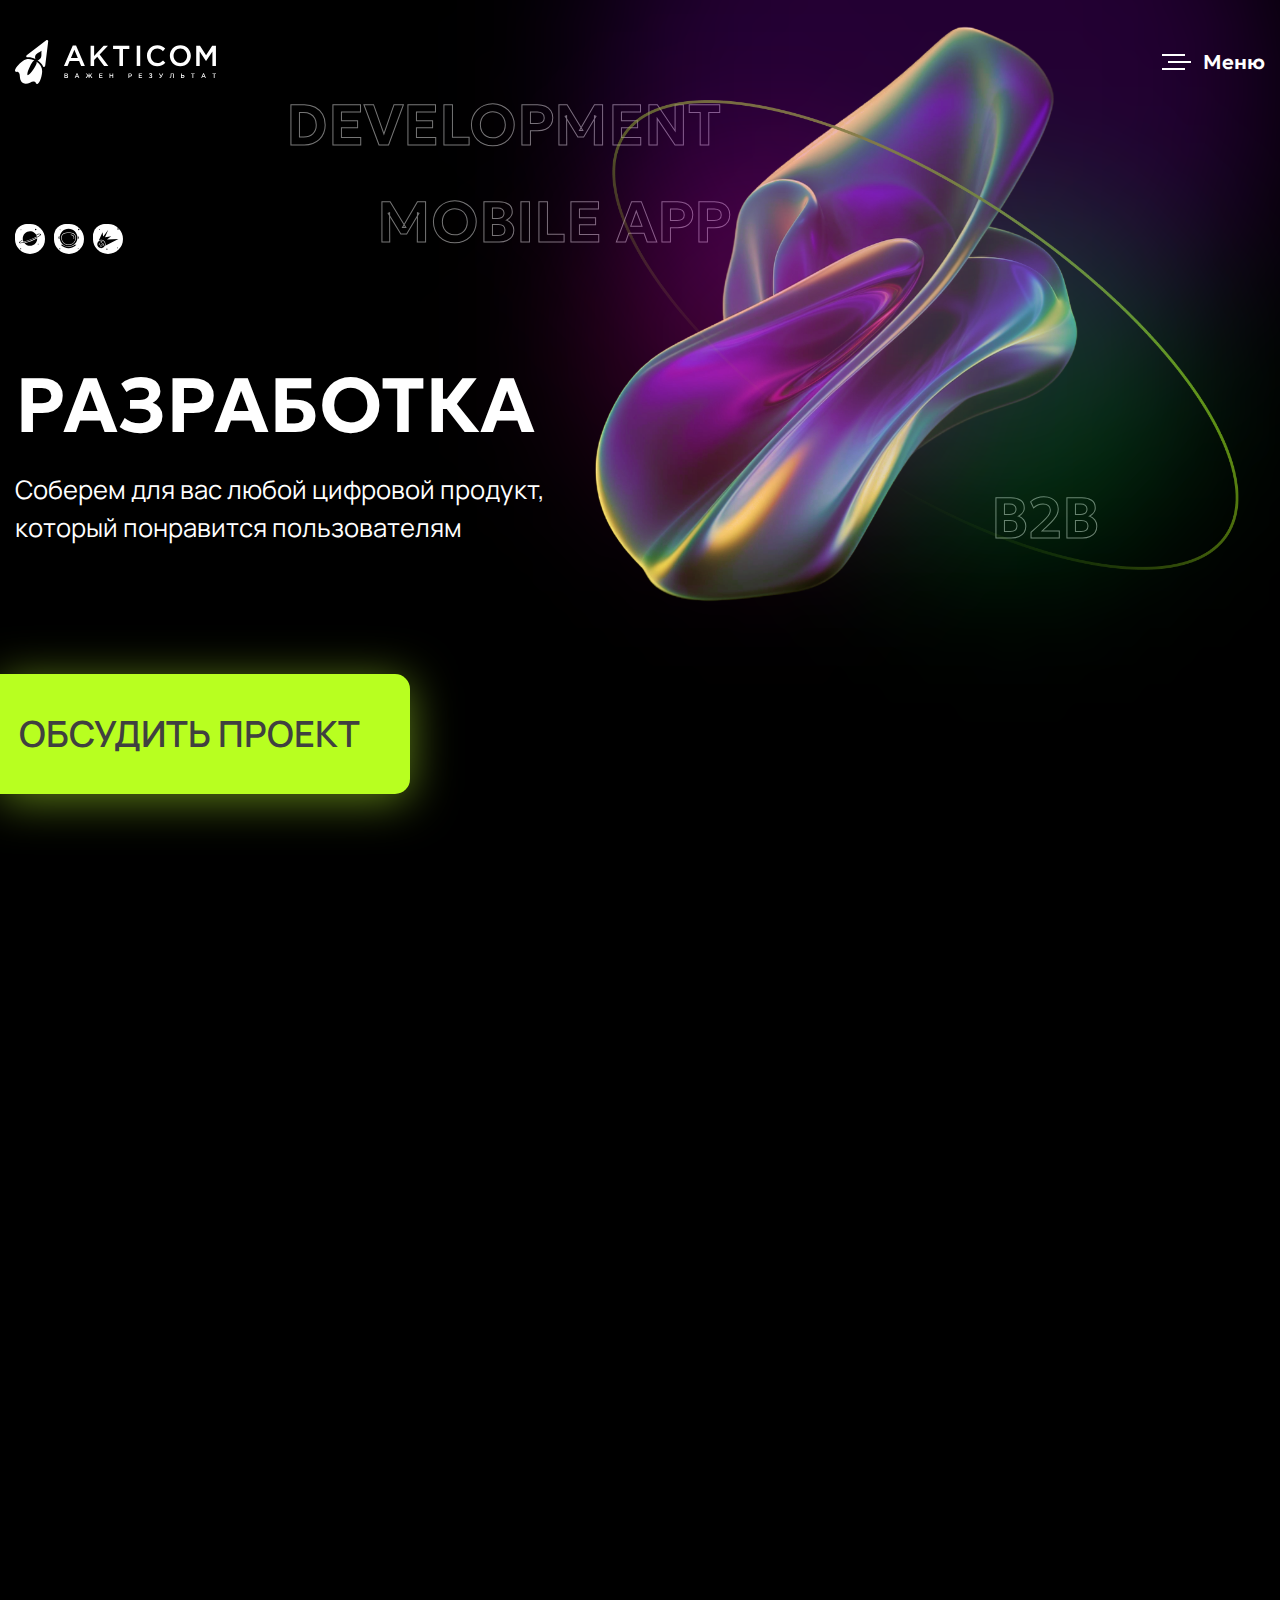
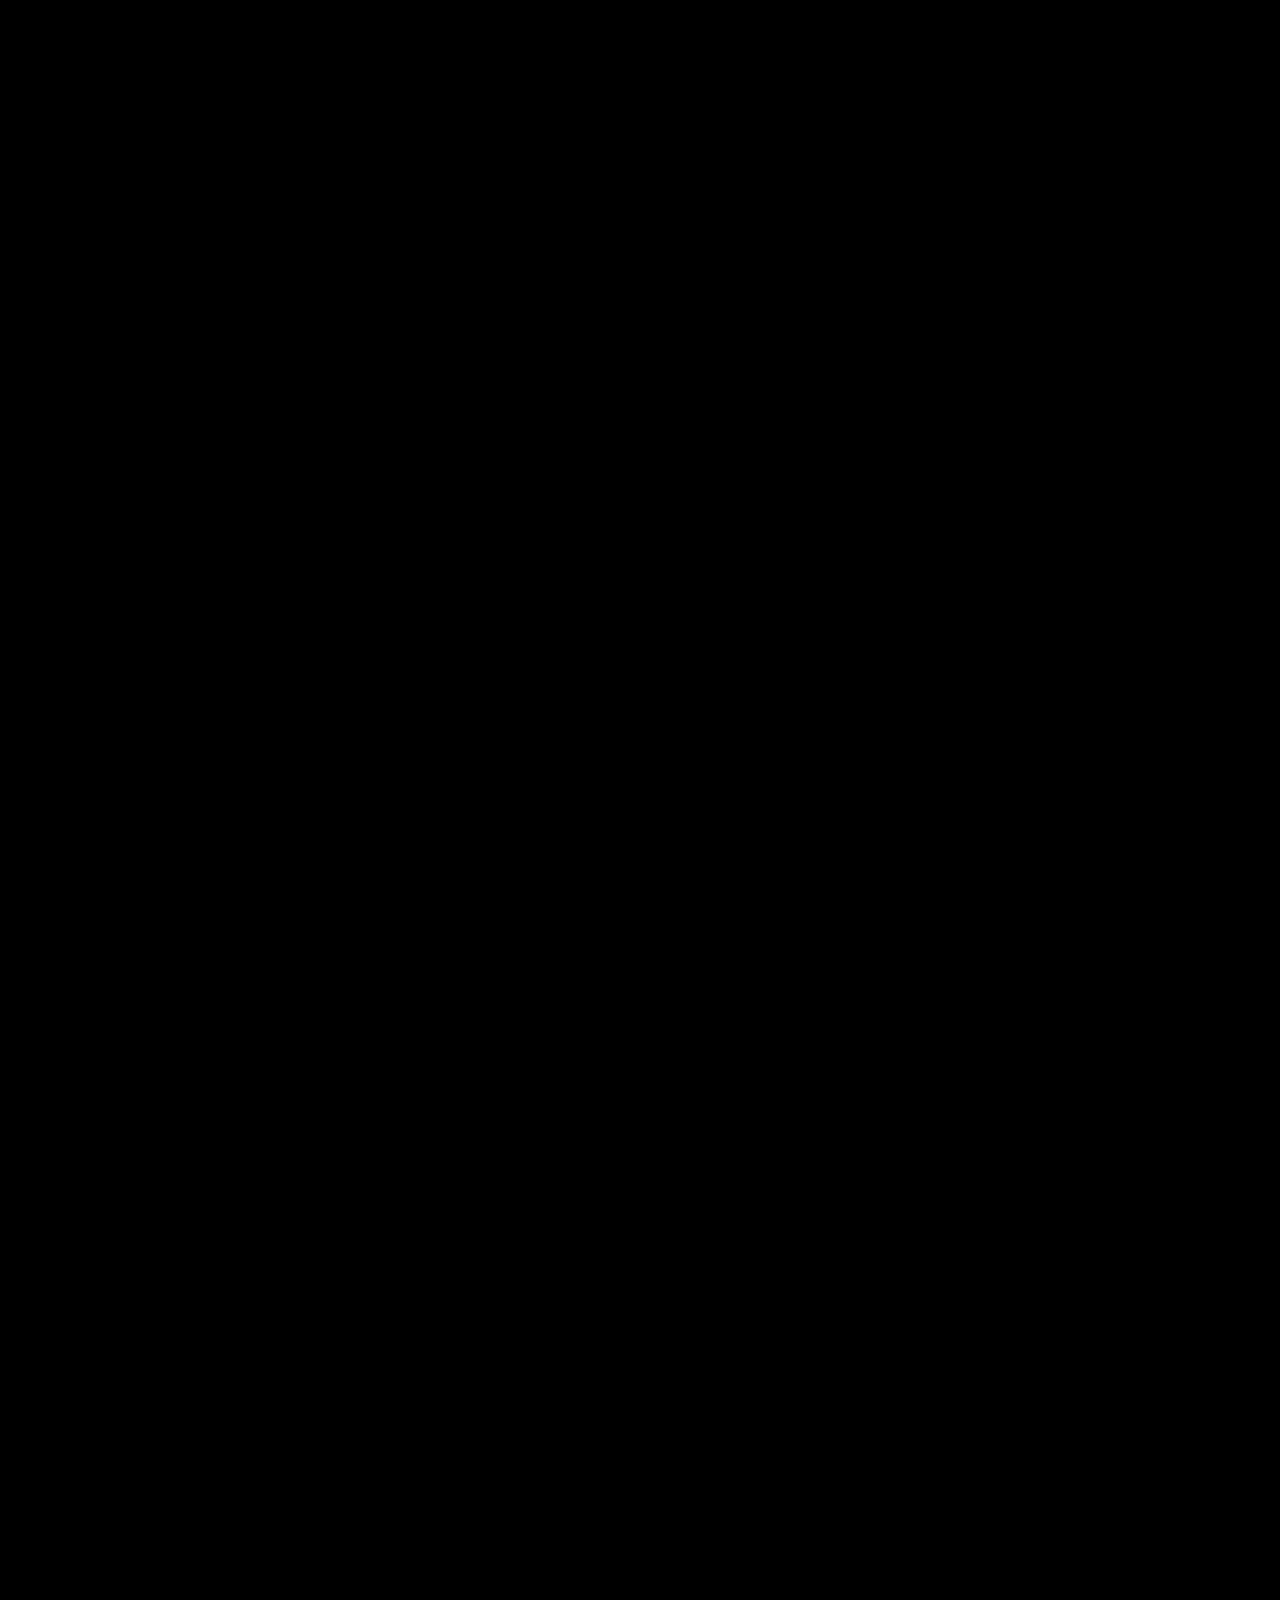
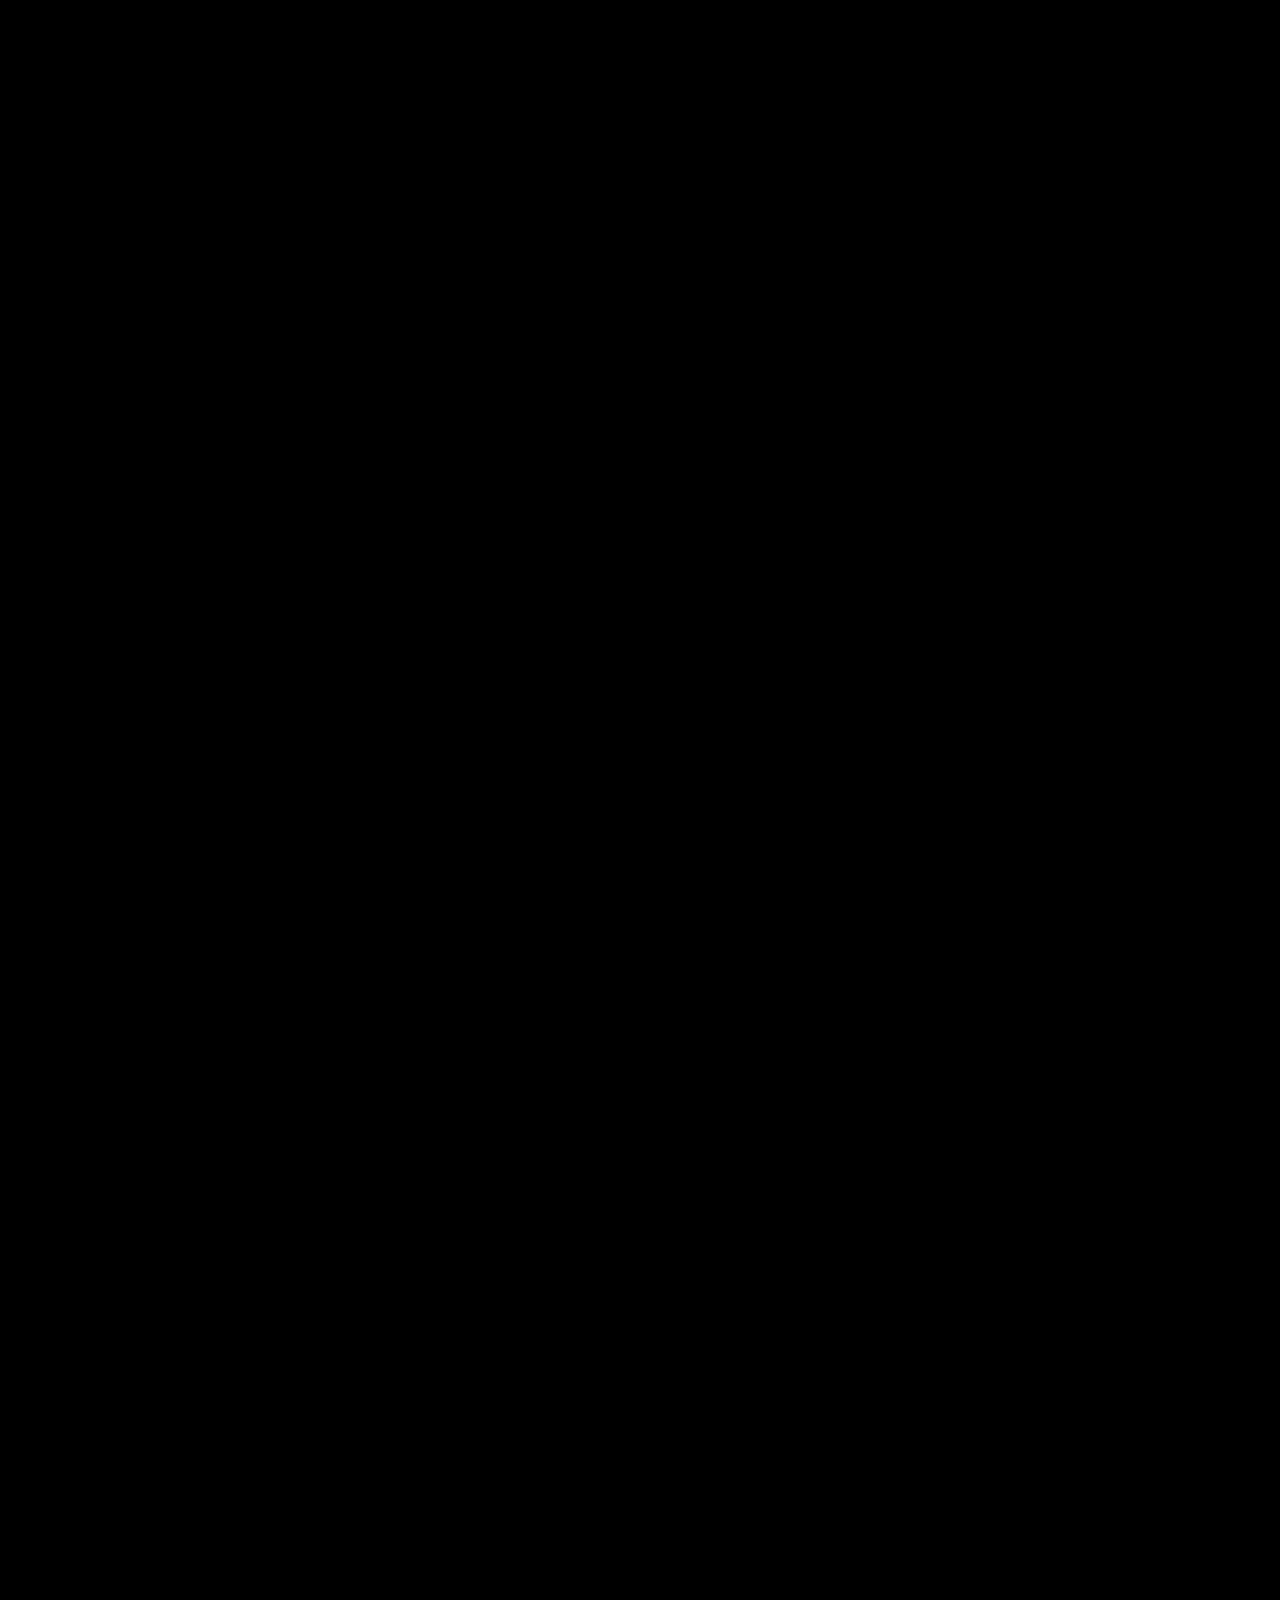
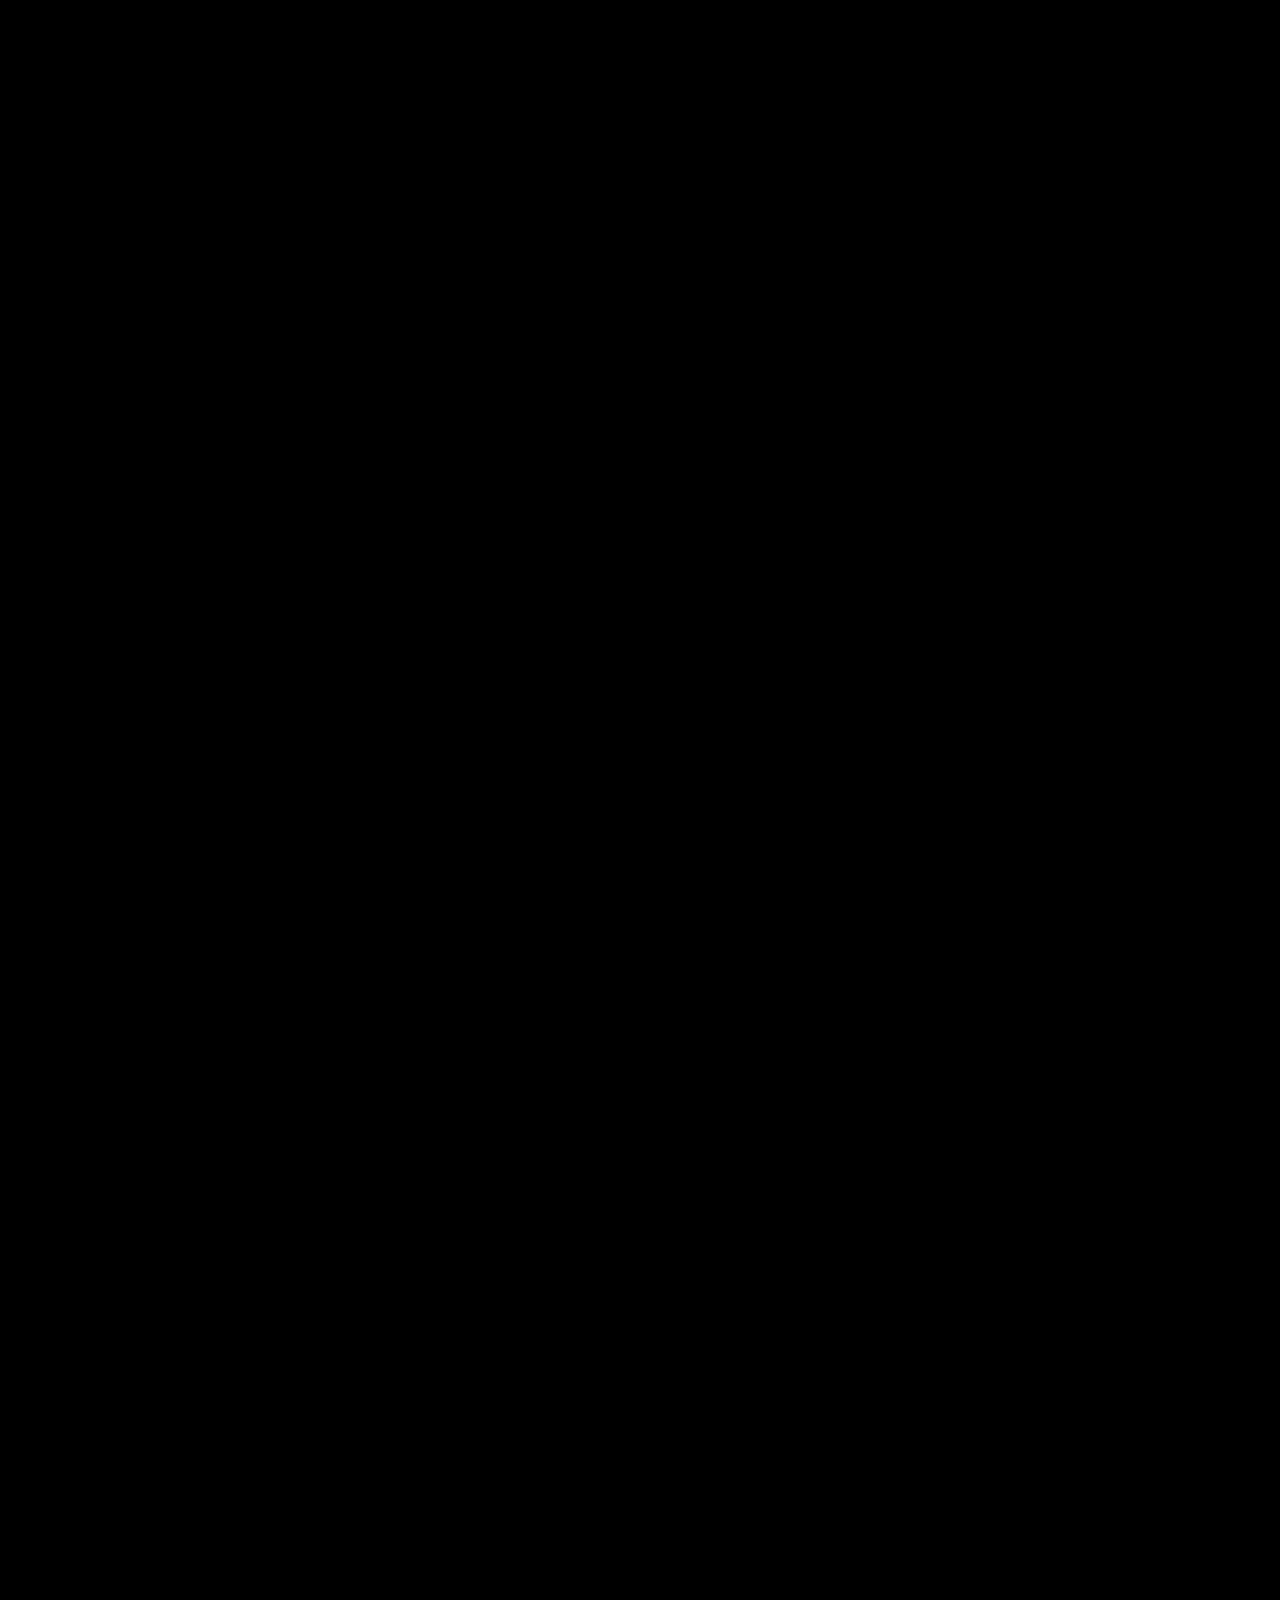
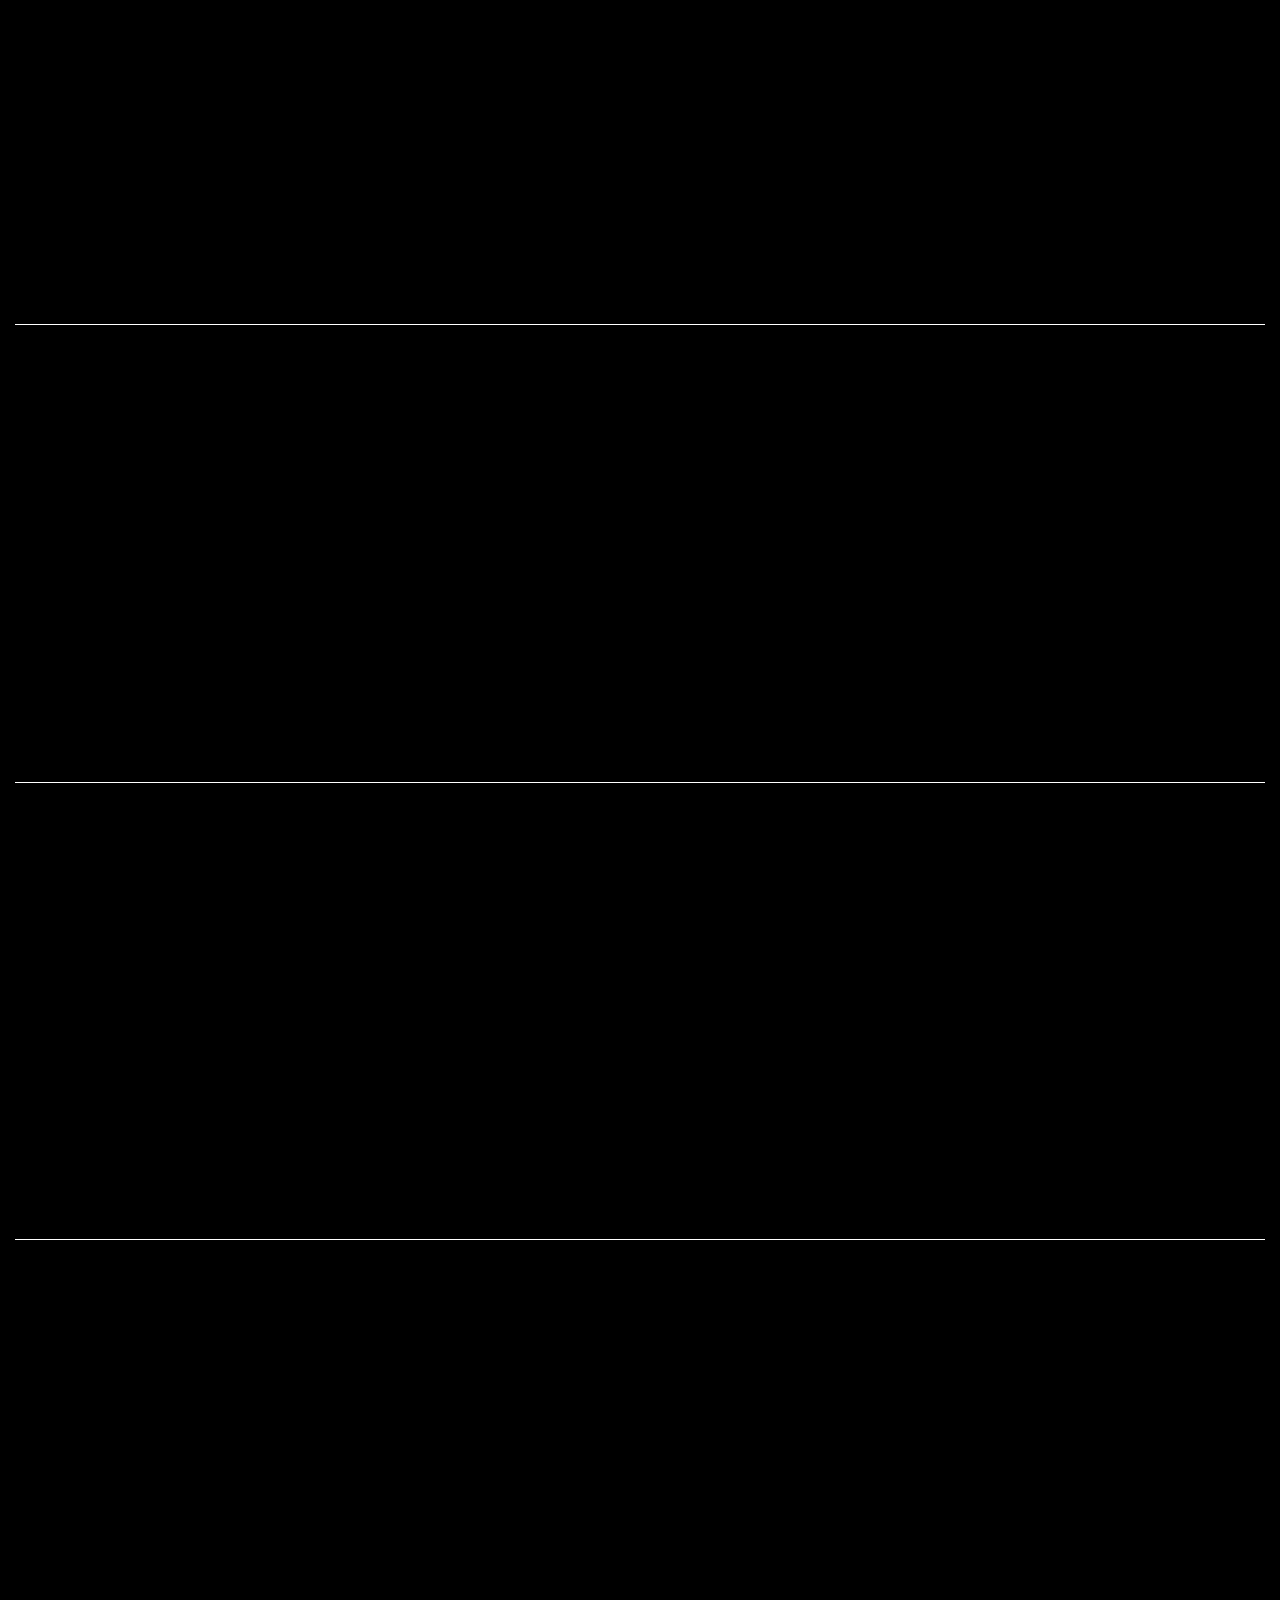
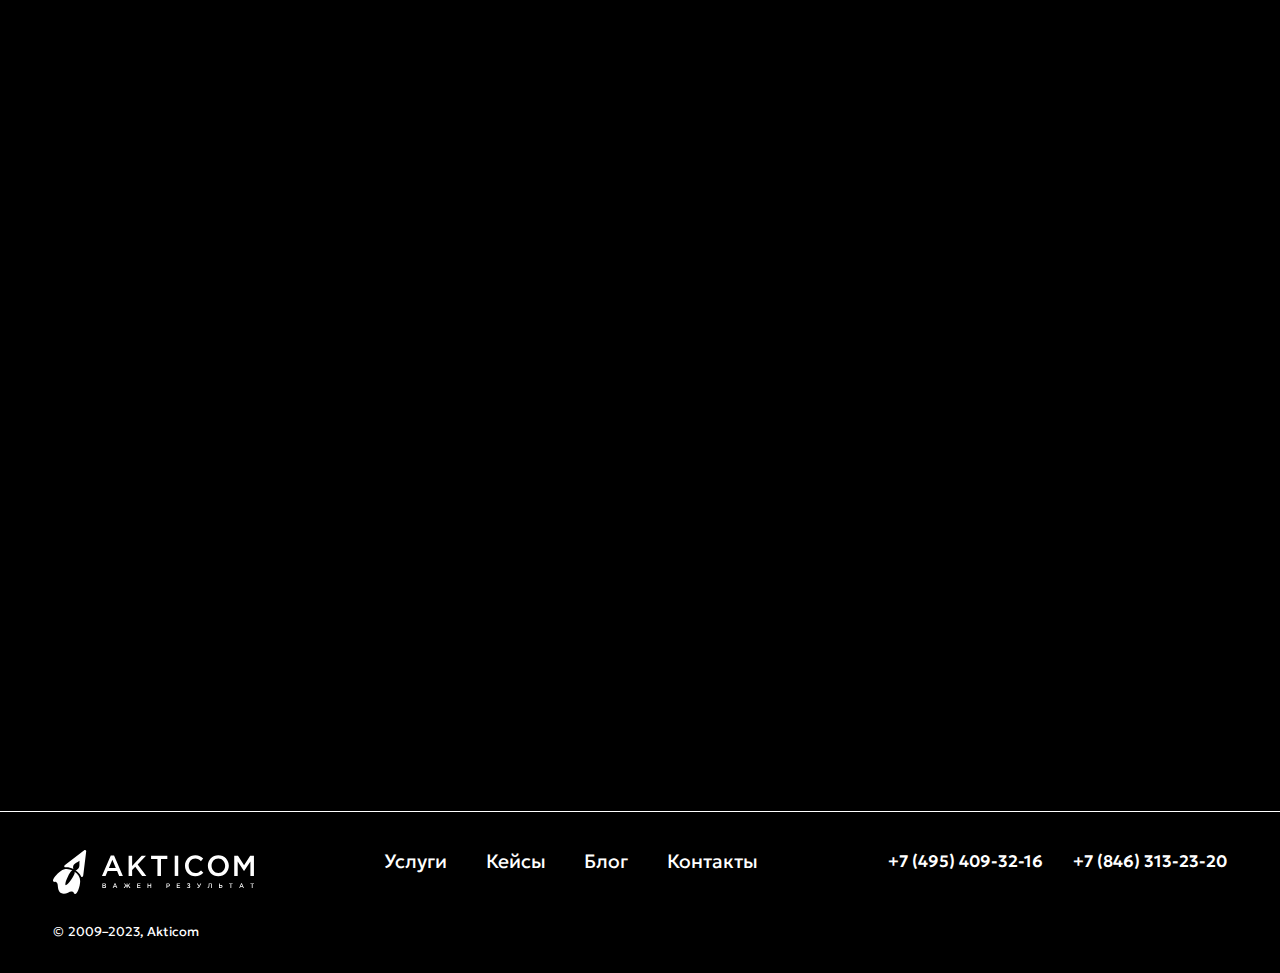
<file: develop.html>
<!DOCTYPE html>
<html lang="en">
<head>
    <meta charset="UTF-8">
    <meta name="viewport" content="width=device-width, initial-scale=1.0">
    <link rel="stylesheet" href="/css/reset.css">
    <link rel="stylesheet" href="/css/style.css">
    <link rel="stylesheet" href="/css/animate.css">
    <link rel="stylesheet" href="https://cdn.jsdelivr.net/npm/swiper@9/swiper-bundle.min.css"/>
    <title>AKTICOM</title>
</head>
<body>
    <div class="preloader" id="page-preloader">
        <div class="loader">
            <span id="load_perc">
                0%
            </span>
        </div>
        <div class="progress-bar">
            <span class="progress" id="progress">
                
            </span>
        </div>
    </div>

    <div class="wrapper">

        <header class="header">
            <div class="menus">
            <div class="container">
                <div class="header__wrapper _anim-items _anim-no-hide _anim-from-top">
                    <a href="/index.html" class="header__logo logo">
                        <img src="/img/Logo.svg" alt="">
                    </a>
                    <div class="burger">
                        <div class="header__burger">
                            <span></span>
                        </div>
                        <div class="header__burger-text">
                            Меню
                        </div>
                    </div>
                </div>
                
                <div class="header__menu menu">
                    <div class="container">
                        <div class="menu__wrapper">
                            <div class="menu__top">

                                <ul class="menu__list">
                                    <li>
                                        <a href="#" class="menu__link link menu__link-opens">
                                            Услуги
                                        </a>
                                        <ul class="sub-menu__list">
                                            <li>
                                                <a href="#" class="sub-menu__link link">
                                                    Дизайн
                                                </a>
                                                <ul class="sub-sub-menu__list">
                                                    <li>
                                                        <a href="" class="sub-sub-menu__link link">
                                                            Дизайн сайтов
                                                        </a>
                                                    </li>
                                                    <li>
                                                        <a href="" class="sub-sub-menu__link link">
                                                            Дизайн мобильного приложения
                                                        </a>
                                                    </li>
                                                    <li>
                                                        <a href="" class="sub-sub-menu__link link">
                                                            Дизайн корпоративных сайтов
                                                        </a>
                                                    </li>
                                                    <li>
                                                        <a href="" class="sub-sub-menu__link link">
                                                            Дизайн интернет-магазина
                                                        </a>
                                                    </li>
                                                </ul>
                                            </li>
                                            <li>
                                                <a href="#" class="sub-menu__link link">
                                                    Разработка
                                                </a>
                                                <ul class="sub-sub-menu__list">
                                                    <li>
                                                        <a href="" class="sub-sub-menu__link link">
                                                            Разработка сайтов
                                                        </a>
                                                    </li>
                                                    <li>
                                                        <a href="" class="sub-sub-menu__link link">
                                                            Разработка мобильного приложения
                                                        </a>
                                                    </li>
                                                    <li>
                                                        <a href="" class="sub-sub-menu__link link">
                                                            Разработка корпоративных сайтов
                                                        </a>
                                                    </li>
                                                    <li>
                                                        <a href="" class="sub-sub-menu__link link">
                                                            Разработка интернет-магазина
                                                        </a>
                                                    </li>
                                                </ul>
                                            </li>
                                            <li>
                                                <a href="#" class="sub-menu__link link">
                                                    Аналитика
                                                </a>
                                                <ul class="sub-sub-menu__list">
                                                    <li>
                                                        <a href="" class="sub-sub-menu__link link">
                                                            Аналитика сайтов
                                                        </a>
                                                    </li>
                                                    <li>
                                                        <a href="" class="sub-sub-menu__link link">
                                                            Аналитика мобильного приложения
                                                        </a>
                                                    </li>
                                                    <li>
                                                        <a href="" class="sub-sub-menu__link link">
                                                            Аналитика корпоративных сайтов
                                                        </a>
                                                    </li>
                                                    <li>
                                                        <a href="" class="sub-sub-menu__link link">
                                                            Аналитика интернет-магазина
                                                        </a>
                                                    </li>
                                                </ul>
                                            </li>
                                            <li>
                                                <a href="#" class="sub-menu__link link">
                                                    Продвижение
                                                </a>
                                                <ul class="sub-sub-menu__list">
                                                    <li>
                                                        <a href="" class="sub-sub-menu__link link">
                                                            Продвижение сайтов
                                                        </a>
                                                    </li>
                                                    <li>
                                                        <a href="" class="sub-sub-menu__link link">
                                                            Продвижение мобильного приложения
                                                        </a>
                                                    </li>
                                                    <li>
                                                        <a href="" class="sub-sub-menu__link link">
                                                            Продвижение корпоративных сайтов
                                                        </a>
                                                    </li>
                                                    <li>
                                                        <a href="" class="sub-sub-menu__link link">
                                                            Продвижение интернет-магазина
                                                        </a>
                                                    </li>
                                                </ul>
                                            </li>
                                            <li>
                                                <a href="#" class="sub-menu__link link">
                                                    Реклама
                                                </a>
                                                <ul class="sub-sub-menu__list">
                                                    <li>
                                                        <a href="" class="sub-sub-menu__link link">
                                                            Реклама сайтов
                                                        </a>
                                                    </li>
                                                    <li>
                                                        <a href="" class="sub-sub-menu__link link">
                                                            Реклама мобильного приложения
                                                        </a>
                                                    </li>
                                                    <li>
                                                        <a href="" class="sub-sub-menu__link link">
                                                            Реклама корпоративных сайтов
                                                        </a>
                                                    </li>
                                                    <li>
                                                        <a href="" class="sub-sub-menu__link link">
                                                            Реклама интернет-магазина
                                                        </a>
                                                    </li>
                                                </ul>
                                            </li>
                                            <li>
                                                <a href="#" class="sub-menu__link link">
                                                    Техподдержка
                                                </a>
                                                <ul class="sub-sub-menu__list">
                                                    <li>
                                                        <a href="" class="sub-sub-menu__link link">
                                                            Техподдержка сайтов
                                                        </a>
                                                    </li>
                                                    <li>
                                                        <a href="" class="sub-sub-menu__link link">
                                                            Техподдержка мобильного приложения
                                                        </a>
                                                    </li>
                                                    <li>
                                                        <a href="" class="sub-sub-menu__link link">
                                                            Техподдержка корпоративных сайтов
                                                        </a>
                                                    </li>
                                                    <li>
                                                        <a href="" class="sub-sub-menu__link link">
                                                            Техподдержка интернет-магазина
                                                        </a>
                                                    </li>
                                                </ul>
                                            </li>
                                        </ul>
                                    </li>
                                    <li>
                                        <a href="#" class="menu__link link">
                                            КЕЙСЫ
                                        </a>
                                    </li>
                                    <li>
                                        <a href="#" class="menu__link link">
                                            БЛОГ
                                        </a>
                                    </li>
                                    <li>
                                        <a href="#" class="menu__link link">
                                            КОНТАКТЫ
                                        </a>
                                    </li>
                                </ul>


                            </div>
                            <div class="menu__bottom">
                                <ul class="bottom-menu__list">
                                    <li>
                                        <a href="" class="bottom-menu__link link">
                                            +7 (846) 313-23-20
                                        </a>
                                    </li>
                                    <li>
                                        <a href="" class="bottom-menu__link link">
                                            +7 (846) 313-23-20
                                        </a>
                                    </li>
                                    <li>
                                        <a href="" class="bottom-menu__link link">
                                            mail@akticom.ru
                                        </a>
                                    </li>
                                    <li>
                                        <a href="" class="bottom-menu__link bottom-menu__btn green-btn">
                                            Обсудить проект
                                        </a>
                                    </li>
                                </ul>
                            </div>
                        </div>
                    </div>
                </div>
                
            </div>
        </div>
        </header>





        <main class="main">



            <div class="base">
                <a class="base-btn  _anim-items _anim-no-hide _anim-from-left">
                    Обсудить проект
                </a>
                <div class="container">
                    <div class="base__tabs tabs-base">
                        
                        <div class="tabs-base__default">
                            
                            <div class="item-tabs-base__btns  _anim-items _anim-no-hide _anim-from-left">
                                <div class="item-tabs-base_btn">
                                    <svg width="30.000000" height="30.000000" viewBox="0 0 30 30" fill="none" xmlns="http://www.w3.org/2000/svg" xmlns:xlink="http://www.w3.org/1999/xlink">
                              
                                        <defs>
                                            <clipPath id="clip407_433">
                                                <rect id="svg-gobbler - 2023-11-15T114227.759 1" width="24.000000" height="24.000000" transform="translate(3.000000 3.000000)" fill="white" fill-opacity="0"/>
                                            </clipPath>
                                        </defs>
                                        <circle id="Ellipse 6" cx="15.000000" cy="15.000000" r="15.000000" fill="#FFFFFF" fill-opacity="1.000000"/>
                                        <rect id="svg-gobbler - 2023-11-15T114227.759 1" width="24.000000" height="24.000000" transform="translate(3.000000 3.000000)" fill="#FFFFFF" fill-opacity="0"/>
                                        <g clip-path="url(#clip407_433)">
                                            <path id="Vector" d="M8.52344 17.7397C12.459 16.6309 18.2969 14.3345 21.9385 12.4604C20.7812 8.48535 16.3584 6.2085 12.3516 7.7854C8.41895 9.33228 6.63184 13.936 8.52344 17.7397ZM20.7158 6.16968C21.1309 6.16968 21.4688 5.83179 21.4688 5.41626C21.4688 5.00098 21.1309 4.66309 20.7158 4.66309C20.3008 4.66309 19.9619 5.00098 19.9619 5.41626C19.9619 5.83179 20.3008 6.16968 20.7158 6.16968ZM5.66016 24.1509C5.33301 24.1509 5.06738 24.4167 5.06738 24.7439C5.06738 25.071 5.33301 25.3369 5.66016 25.3369C5.9873 25.3369 6.25391 25.071 6.25391 24.7439C6.25391 24.4167 5.9873 24.1509 5.66016 24.1509Z" fill="#000000" fill-opacity="1.000000" fill-rule="nonzero"/>
                                            <path id="Vector" d="M25.9932 10.1912C25.8193 9.74878 24.4941 9.48193 21.3438 10.1455C21.4775 10.3389 21.6016 10.5381 21.7158 10.7429C22.6465 10.4905 23.3994 10.3276 23.9512 10.2588C24.6895 10.167 25.0508 10.2451 25.1582 10.5198C25.2666 10.7932 25.0586 11.094 24.4639 11.5259C21.1758 13.9126 8.51855 18.813 5.53906 18.813C5.1377 18.813 4.92188 18.7173 4.8418 18.5151C4.7334 18.2397 4.94629 17.9351 5.55371 17.4971C6.00488 17.1716 6.66406 16.7798 7.51367 16.332C7.45801 16.104 7.41309 15.8738 7.37891 15.6416C4.62109 17.3018 3.83301 18.4004 4.00781 18.8438C4.18848 19.3032 5.60156 19.5715 8.99316 18.8162C13.5078 17.8093 19.7197 15.3286 23.4551 12.8689C25.5586 11.4841 26.1455 10.5776 25.9932 10.1912Z" fill="#000000" fill-opacity="1.000000" fill-rule="nonzero"/>
                                            <path id="Vector" d="M9.47266 19.1868C11.4551 21.5325 14.7695 22.3828 17.6494 21.2493C20.5762 20.0977 22.4209 17.2178 22.2324 14.1648C18.7012 16.1826 13.6172 18.2109 9.47266 19.1868Z" fill="#000000" fill-opacity="1.000000" fill-rule="nonzero"/>
                                            <path id="Vector" d="M23.5898 20.1929C23.5898 20.418 23.4072 20.6003 23.1826 20.6003C22.958 20.6003 22.7754 20.418 22.7754 20.1929C22.7754 19.968 22.958 19.7856 23.1826 19.7856C23.4072 19.7856 23.5898 19.968 23.5898 20.1929Z" fill="#000000" fill-opacity="1.000000" fill-rule="evenodd"/>
                                            <path id="Vector" d="M6.36816 5.82349C6.36816 6.04858 6.18555 6.23096 5.96094 6.23096C5.73633 6.23096 5.55371 6.04858 5.55371 5.82349C5.55371 5.59863 5.73633 5.41626 5.96094 5.41626C6.18555 5.41626 6.36816 5.59863 6.36816 5.82349Z" fill="#000000" fill-opacity="1.000000" fill-rule="evenodd"/>
                                        </g>
                                    </svg>
                                    
                                </div>
                                <div class="item-tabs-base_btn">
                                    <svg width="30.000000" height="30.000000" viewBox="0 0 30 30" fill="none" xmlns="http://www.w3.org/2000/svg" xmlns:xlink="http://www.w3.org/1999/xlink">
                                        <defs>
                                            <clipPath id="clip407_443">
                                                <rect id="svg-gobbler - 2023-11-15T114354.932 1" width="24.000000" height="24.000000" transform="translate(3.000000 3.000000)" fill="white" fill-opacity="0"/>
                                            </clipPath>
                                        </defs>
                                        <circle id="Ellipse 6" cx="15.000000" cy="15.000000" r="15.000000" fill="#FFFFFF" fill-opacity="1.000000"/>
                                        <rect id="svg-gobbler - 2023-11-15T114354.932 1" width="24.000000" height="24.000000" transform="translate(3.000000 3.000000)" fill="#FFFFFF" fill-opacity="0"/>
                                        <g clip-path="url(#clip407_443)">
                                            <path id="Vector" d="M14.6006 4.78882C9.52637 4.78882 5.46582 9.06787 5.76953 14.166C6.14355 20.4421 12.8047 24.3213 18.4424 21.6028C21.4014 20.1702 23.4473 17.1367 23.4473 13.6343C23.4473 8.75684 19.4785 4.78882 14.6006 4.78882ZM14.6006 21.0083C10.5352 21.0083 7.22754 17.7002 7.22754 13.6343C7.22754 9.54785 10.4795 8.43604 14.5654 8.43604C18.6318 8.43604 21.9736 9.5354 21.9736 13.6343C21.9736 17.7002 18.666 21.0083 14.6006 21.0083Z" fill="#000000" fill-opacity="1.000000" fill-rule="nonzero"/>
                                            <path id="Vector" d="M8.64648 20.7981L6.77148 20.7981C10.9795 25.3962 18.2227 25.3943 22.4287 20.7981L20.5537 20.7981C17.1328 23.6465 12.1084 23.6804 8.64648 20.7981ZM14.5645 8.90479C10.7598 8.90479 7.69629 9.84106 7.69629 13.6343C7.69629 17.4419 10.793 20.5398 14.6006 20.5398C18.4072 20.5398 21.5039 17.4419 21.5039 13.6343C21.5039 10.4075 19.2988 8.90479 14.5645 8.90479ZM20.0566 14.7524C20.0459 14.8052 20.0176 14.8528 19.9756 14.887C19.9336 14.9211 19.8818 14.9397 19.8271 14.9397C19.6787 14.9397 19.5684 14.8032 19.5977 14.6584C19.666 14.3218 19.7012 13.9792 19.7002 13.6357C19.7002 12.1367 19.1133 11.2683 16.9033 10.8848C16.8428 10.8733 16.7891 10.8386 16.7529 10.7881C16.7178 10.7373 16.7041 10.6748 16.7148 10.6143C16.7256 10.5535 16.7598 10.4993 16.8096 10.4634C16.8604 10.4275 16.9219 10.4131 16.9834 10.4229C18.1289 10.6216 18.9629 10.9868 19.4629 11.5081C19.9385 11.9995 20.1689 12.6956 20.1689 13.636C20.1689 14.0127 20.1318 14.3882 20.0566 14.7524ZM5.80762 24.1509C5.48047 24.1509 5.21484 24.417 5.21484 24.7439C5.21484 25.071 5.48047 25.3372 5.80762 25.3372C6.13477 25.3372 6.40039 25.071 6.40039 24.7439C6.40039 24.417 6.13477 24.1509 5.80762 24.1509ZM5.39551 12.1948C4.90332 12.2559 4.52148 12.677 4.52148 13.1863L4.52148 14.084C4.52148 14.593 4.90332 15.0142 5.39551 15.0752C5.25293 14.1543 5.24316 13.1724 5.39551 12.1948ZM23.832 12.1948C23.9805 13.1494 23.9805 14.1208 23.832 15.0752C24.3252 15.0144 24.708 14.593 24.708 14.084L24.708 13.1863C24.708 12.677 24.3252 12.2559 23.832 12.1948ZM24.7246 4.66309C24.3096 4.66309 23.9717 5.00098 23.9717 5.41626C23.9717 5.83179 24.3096 6.16968 24.7246 6.16968C25.1406 6.16968 25.4785 5.83179 25.4785 5.41626C25.4785 5.00098 25.1406 4.66309 24.7246 4.66309Z" fill="#000000" fill-opacity="1.000000" fill-rule="nonzero"/>
                                            <path id="Vector" d="M24.5518 24.3364C24.5518 24.5615 24.3691 24.7439 24.1445 24.7439C23.9199 24.7439 23.7373 24.5615 23.7373 24.3364C23.7373 24.1116 23.9199 23.9292 24.1445 23.9292C24.3691 23.9292 24.5518 24.1116 24.5518 24.3364Z" fill="#000000" fill-opacity="1.000000" fill-rule="evenodd"/>
                                            <path id="Vector" d="M6.51562 5.82349C6.51562 6.04858 6.33301 6.23096 6.1084 6.23096C5.88379 6.23096 5.70117 6.04858 5.70117 5.82349C5.70117 5.59863 5.88379 5.41626 6.1084 5.41626C6.33301 5.41626 6.51562 5.59863 6.51562 5.82349Z" fill="#000000" fill-opacity="1.000000" fill-rule="evenodd"/>
                                        </g>
                                    </svg>
                                    
                                </div>
                                <div class="item-tabs-base_btn">
                                    <svg width="30.000000" height="30.000000" viewBox="0 0 30 30" fill="none" xmlns="http://www.w3.org/2000/svg" xmlns:xlink="http://www.w3.org/1999/xlink">

                                        <defs>
                                            <clipPath id="clip407_453">
                                                <rect id="svg-gobbler - 2023-11-15T114438.691 1" width="24.000000" height="24.000000" transform="translate(3.000000 3.000000)" fill="white" fill-opacity="0"/>
                                            </clipPath>
                                        </defs>
                                        <circle id="Ellipse 6" cx="15.000000" cy="15.000000" r="15.000000" fill="#FFFFFF" fill-opacity="1.000000"/>
                                        <rect id="svg-gobbler - 2023-11-15T114438.691 1" width="24.000000" height="24.000000" transform="translate(3.000000 3.000000)" fill="#FFFFFF" fill-opacity="0"/>
                                        <g clip-path="url(#clip407_453)">
                                            <path id="Vector" d="M13.9023 24.5645C13.5752 24.5645 13.3096 24.8306 13.3096 25.1577C13.3096 25.4846 13.5752 25.7507 13.9023 25.7507C14.2295 25.7507 14.4961 25.4846 14.4961 25.1577C14.4961 24.8306 14.2295 24.5645 13.9023 24.5645ZM8.15332 16.28C5.9873 16.28 4.22461 18.0425 4.22461 20.2085C4.22461 22.3748 5.9873 24.137 8.15332 24.137C10.3193 24.137 12.0811 22.3745 12.0811 20.2085C12.0811 18.0425 10.3193 16.28 8.15332 16.28ZM6.74902 20.3088C6.75391 20.2903 6.75586 20.2715 6.75586 20.2524C6.75586 20.1265 6.65332 20.0242 6.52734 20.0242C6.4668 20.0242 6.4082 20.0483 6.36523 20.0911C6.32324 20.1338 6.29883 20.1919 6.29883 20.2524C6.29883 20.3259 6.33398 20.395 6.3916 20.4373C6.44238 20.4739 6.47656 20.5288 6.48633 20.5901C6.49609 20.6514 6.48047 20.7144 6.44434 20.7646C6.4082 20.8149 6.35254 20.8489 6.29199 20.8586C6.23047 20.8684 6.16797 20.8535 6.11719 20.8171C5.9375 20.687 5.83008 20.4758 5.83008 20.2524C5.83008 19.8682 6.14258 19.5554 6.52734 19.5554C6.91113 19.5554 7.22461 19.8682 7.22461 20.2524C7.22461 20.3142 7.2168 20.3743 7.20117 20.4307C7.19336 20.4604 7.17969 20.4883 7.16113 20.5127C7.14258 20.5371 7.11914 20.5576 7.0918 20.573C7.06543 20.5884 7.03613 20.5981 7.00586 20.6023C6.97461 20.6062 6.94434 20.604 6.91406 20.5962C6.88477 20.5881 6.85645 20.5742 6.83203 20.5557C6.80762 20.5369 6.78711 20.5134 6.77246 20.4868C6.74121 20.4329 6.73242 20.3689 6.74902 20.3088ZM8.47949 22.5615C8.38965 22.9082 8.07715 23.1501 7.71777 23.1501C7.65625 23.1501 7.59668 23.1255 7.55273 23.0815C7.50879 23.0376 7.4834 22.978 7.4834 22.9158C7.4834 22.8538 7.50879 22.7939 7.55273 22.75C7.59668 22.7061 7.65625 22.6814 7.71777 22.6814C7.75977 22.6816 7.80078 22.6733 7.83984 22.6575C7.87793 22.6416 7.91309 22.6182 7.94238 22.5886C7.97266 22.5593 7.99609 22.5242 8.01172 22.4858C8.02734 22.4473 8.03613 22.406 8.03613 22.3643C8.03613 22.1885 7.89355 22.0457 7.71777 22.0457C7.54297 22.0457 7.40039 22.1885 7.40039 22.3643C7.40039 22.4263 7.37598 22.4861 7.33203 22.53C7.28809 22.574 7.22852 22.5986 7.16602 22.5986C7.10449 22.5986 7.04492 22.574 7.00098 22.53C6.95703 22.4861 6.93164 22.4263 6.93164 22.3643C6.93164 21.9299 7.28418 21.5769 7.71777 21.5769C8.15137 21.5769 8.50488 21.9299 8.50488 22.3643C8.50488 22.4304 8.49609 22.4968 8.47949 22.5615ZM7.92871 18.5864C7.83984 18.5059 7.76758 18.4084 7.7168 18.2998C7.66504 18.1912 7.63574 18.0732 7.63086 17.9534C7.61914 17.7092 7.70312 17.4753 7.86816 17.2942C8.20801 16.9211 8.78809 16.894 9.16016 17.2332C9.2168 17.2852 9.26758 17.3438 9.30957 17.408C9.32715 17.4336 9.33887 17.4624 9.34473 17.4927C9.35059 17.5227 9.35059 17.554 9.34473 17.584C9.33887 17.6143 9.32715 17.6428 9.30957 17.6685C9.29297 17.6941 9.27051 17.7161 9.24512 17.7332C9.21973 17.7502 9.19043 17.762 9.16016 17.7681C9.12988 17.7739 9.09863 17.7739 9.06934 17.7678C9.03906 17.762 9.00977 17.75 8.98438 17.7329C8.95898 17.7156 8.93652 17.6936 8.91992 17.668C8.89844 17.636 8.87402 17.6064 8.84473 17.5803C8.66309 17.4146 8.37988 17.428 8.21387 17.6099C8.1748 17.6531 8.14453 17.7039 8.12402 17.7588C8.10449 17.814 8.0957 17.8726 8.09863 17.9312C8.10156 17.9897 8.11621 18.0471 8.14062 18.1001C8.16602 18.1533 8.20117 18.2007 8.24512 18.24C8.35156 18.3374 8.49316 18.376 8.63672 18.3467C8.66699 18.3403 8.69824 18.3398 8.72852 18.3455C8.75879 18.3511 8.78711 18.3628 8.81348 18.3796C8.83887 18.3967 8.86133 18.4185 8.87891 18.4441C8.89648 18.4697 8.9082 18.4985 8.91504 18.5288C8.9209 18.5591 8.9209 18.5903 8.91504 18.6206C8.90918 18.6509 8.89746 18.6799 8.88086 18.7056C8.86328 18.7314 8.84082 18.7534 8.81543 18.7708C8.79004 18.7878 8.76074 18.7998 8.73047 18.8059C8.66895 18.8186 8.60742 18.8247 8.5459 18.8247C8.31934 18.8245 8.09766 18.741 7.92871 18.5864ZM10.8086 20.9597C10.7461 21.2 10.6064 21.4128 10.4092 21.5649C10.2129 21.7168 9.97168 21.7993 9.72363 21.7993C9.66113 21.7993 9.60156 21.7747 9.55762 21.7307C9.51367 21.6868 9.48926 21.6272 9.48926 21.5649C9.48926 21.5027 9.51367 21.4431 9.55762 21.3992C9.60156 21.3552 9.66113 21.3306 9.72363 21.3306C10.0205 21.3306 10.2803 21.1299 10.3555 20.8425C10.3691 20.7888 10.376 20.7327 10.376 20.6768C10.376 20.3169 10.083 20.0242 9.72363 20.0242C9.36328 20.0242 9.07129 20.3169 9.07129 20.6768C9.07129 20.7864 9.09668 20.8906 9.14844 20.9863C9.17773 21.0413 9.18359 21.1055 9.16504 21.1648C9.14746 21.2244 9.10645 21.2742 9.05176 21.3035C8.99707 21.3328 8.93262 21.3391 8.87305 21.321C8.81348 21.303 8.76367 21.262 8.73438 21.207C8.64746 21.0437 8.60254 20.8616 8.60254 20.6768C8.60254 20.0583 9.10547 19.5554 9.72363 19.5554C10.3418 19.5554 10.8447 20.0583 10.8447 20.6768C10.8447 20.772 10.833 20.8669 10.8086 20.9597ZM25.0225 4.24927C24.6074 4.24927 24.2695 4.58716 24.2695 5.00244C24.2695 5.41797 24.6074 5.75586 25.0225 5.75586C25.4375 5.75586 25.7754 5.41797 25.7754 5.00244C25.7754 4.58716 25.4375 4.24927 25.0225 4.24927Z" fill="#000000" fill-opacity="1.000000" fill-rule="nonzero"/>
                                            <path id="Vector" d="M14.126 15.4097C14.1084 15.3621 14.1074 15.3101 14.1221 15.2617C14.1367 15.2131 14.167 15.1709 14.208 15.1409L18.2402 12.1838L12.3965 13.29C12.3555 13.2979 12.3125 13.2942 12.2725 13.2795C12.2324 13.2649 12.1973 13.2397 12.1709 13.2065C12.1445 13.1733 12.127 13.1338 12.1211 13.0916C12.1152 13.0496 12.1211 13.0066 12.1377 12.9675L15.2568 5.66553L10.5039 12.2241C10.4766 12.262 10.4385 12.2908 10.3945 12.3066C10.3506 12.3228 10.3027 12.3252 10.2578 12.314C10.2119 12.3025 10.1719 12.2778 10.1406 12.2432C10.1094 12.2085 10.0889 12.165 10.082 12.1187L9.54395 8.23755L5.78711 16.5032C6.4707 16.0654 7.28223 15.8113 8.15234 15.8113C10.5771 15.8113 12.5498 17.7839 12.5498 20.2085C12.5498 20.7642 12.4443 21.3149 12.2393 21.8313L25.417 14.8892L14.3604 15.564C14.3105 15.5669 14.2598 15.5537 14.2178 15.5259C14.1758 15.498 14.1436 15.4573 14.126 15.4097Z" fill="#000000" fill-opacity="1.000000" fill-rule="nonzero"/>
                                            <path id="Vector" d="M24.8486 23.9226C24.8486 24.1477 24.666 24.3301 24.4414 24.3301C24.2168 24.3301 24.0342 24.1477 24.0342 23.9226C24.0342 23.6978 24.2168 23.5154 24.4414 23.5154C24.666 23.5154 24.8486 23.6978 24.8486 23.9226Z" fill="#000000" fill-opacity="1.000000" fill-rule="evenodd"/>
                                            <path id="Vector" d="M6.81348 5.40967C6.81348 5.63477 6.63086 5.81714 6.40625 5.81714C6.18164 5.81714 5.99902 5.63477 5.99902 5.40967C5.99902 5.18481 6.18164 5.00244 6.40625 5.00244C6.63086 5.00244 6.81348 5.18481 6.81348 5.40967Z" fill="#000000" fill-opacity="1.000000" fill-rule="evenodd"/>
                                        </g>
                                    </svg>
                                    
                                </div>
                            </div>


                            <div class="background-image-pink">
                                <img src="/img/pink.png" alt="">
                            </div>


                            <h1 class="item-tabs-base__main-text _anim-items _anim-no-hide _anim-fade-in-down">
                                разработка
                            </h1>
                            <p class="item-tabs-base__support-text _anim-items _anim-no-hide _anim-fade-in-left">
                                Соберем для вас любой цифровой продукт, <br> который понравится пользователям
                            </p>



                        
                            <div class="item-tabs-base__img is-active _anim-items _anim-no-hide _anim-from-right-bot base-background">
                                    <img class="item-tabs-base__img-back" src="/img/dev-back.png" alt="">
                                    <img class="item-tabs-base__img-line-tab-1" src="/img/line-for-back-dev.png" alt="">
                                    <div class="item-tabs-base__texts" style="margin-top: -40px;">
                                        <p style="margin-left: -52%;">DEVELOPMENT</p>
                                        <p style="margin-left: -31%;">MOBILE APP</p>
                                        <p style="margin-left: 110%; margin-top: 200px;">B2B</p>
                                    </div>
                                
                            </div>

                       


                        </div>  
                         
  
                    </div>
                </div>
            </div>


            <div class="start">
                <div class="container">
                    <div class="start__body">
                        <div class="start__wrapper  _anim-items _anim-no-hide _anim-fade-in-left">
                            <h2 class="start__title title-h3">
                                Разрабатываем продукты
                            </h2>
                            <p class="start__text">
                                с нуля, а также можем внести <br> коррективы в уже существующий <br> проект или провести редизайн
                            </p>

                            <div class="start__btns">
                                <a class="start__btn">
                                    <svg xmlns="http://www.w3.org/2000/svg" width="27" height="18" viewBox="0 0 27 18" fill="none">
                                        <path d="M15.8438 17.64V0.359985H27.0037V3.07198H18.7358V7.33199H25.5638V10.044H18.7358V14.928H27.0037V17.64H15.8438Z" fill="#B8FF20"/>
                                        <path d="M0 17.64V0.359985H7.14C7.308 0.359985 7.524 0.367985 7.788 0.383985C8.052 0.391985 8.296 0.415986 8.52 0.455986C9.52 0.607985 10.344 0.939985 10.992 1.45198C11.648 1.96398 12.132 2.61199 12.444 3.39599C12.764 4.17199 12.924 5.03599 12.924 5.98799C12.924 7.39599 12.568 8.60799 11.856 9.62399C11.144 10.632 10.052 11.256 8.58 11.496L7.344 11.604H2.892V17.64H0ZM9.924 17.64L6.516 10.608L9.456 9.95999L13.2 17.64H9.924ZM2.892 8.90399H7.02C7.18 8.90399 7.36 8.89599 7.56 8.87999C7.76 8.86399 7.944 8.83199 8.112 8.78399C8.592 8.66399 8.968 8.45199 9.24 8.14799C9.52 7.84399 9.716 7.49999 9.828 7.11599C9.948 6.73199 10.008 6.35599 10.008 5.98799C10.008 5.61999 9.948 5.24399 9.828 4.85999C9.716 4.46799 9.52 4.11998 9.24 3.81598C8.968 3.51198 8.592 3.29999 8.112 3.17999C7.944 3.13199 7.76 3.10399 7.56 3.09599C7.36 3.07999 7.18 3.07198 7.02 3.07198H2.892V8.90399Z" fill="#B8FF20"/>
                                    </svg>
                                    Re-design
                                </a>
                                <a class="start__btn">
                                    <svg xmlns="http://www.w3.org/2000/svg" width="53" height="18" viewBox="0 0 53 18" fill="none">
                                        <path d="M34.9138 17.64L29.8618 0.359985H32.8978L36.3418 12.84L39.7738 0.383985L42.8098 0.359985L46.2538 12.84L49.6858 0.359985H52.7218L47.6818 17.64H44.8258L41.2858 5.35199L37.7698 17.64H34.9138Z" fill="#B8FF20"/>
                                        <path d="M17.2266 17.64V0.359985H28.3866V3.07198H20.1186V7.33199H26.9466V10.044H20.1186V14.928H28.3866V17.64H17.2266Z" fill="#B8FF20"/>
                                        <path d="M0 17.64V0.359985H2.928L10.944 12.54V0.359985H13.872V17.64H10.944L2.928 5.45998V17.64H0Z" fill="#B8FF20"/>
                                    </svg>
                                    New project
                                </a>
                            </div>
                        </div>
                        <div class="start__img _anim-items _anim-no-hide _anim-fade-in-right">
                            <img src="/img/start-abstract.png" alt="">
                            <img src="/img/abstr.png" alt="">
                        </div>    
                    </div>
  
                </div>
            </div>






           
           


            <div class="products">
                <div class="products__body swiper _anim-items _anim-no-hide _anim-fade-in-right">
                    <div class="container">
                        <div class="products__header">
                            <h2 class="products__title title-h2">
                                цифровые продукты
                            </h2>
                            <div class="products__btns">
                                <div class="swiper-button-prev green-btn square__btn">
                                    <svg xmlns="http://www.w3.org/2000/svg" width="9" height="16" viewBox="0 0 9 16" fill="none">
                                        <path d="M0.327979 7.25611C0.117935 7.45369 0 7.72122 0 8.00011C0 8.279 0.117935 8.54653 0.327979 8.74411L7.87838 15.8198C7.93935 15.8769 8.01173 15.9222 8.09139 15.9532C8.17105 15.9841 8.25643 16 8.34265 16C8.42887 16 8.51425 15.9841 8.59391 15.9532C8.67357 15.9222 8.74595 15.8769 8.80691 15.8198C8.93005 15.7044 8.99922 15.5479 8.99922 15.3847C8.99922 15.3039 8.98224 15.2239 8.94924 15.1492C8.91625 15.0746 8.86788 15.0068 8.80691 14.9496L1.39113 8.00011L8.80691 1.05058C8.86811 0.993567 8.91667 0.925776 8.9498 0.85111C8.98294 0.776443 9 0.696374 9 0.615508C9 0.534641 8.98294 0.454572 8.9498 0.379906C8.91667 0.30524 8.86811 0.237449 8.80691 0.180431C8.74598 0.123235 8.67362 0.077857 8.59395 0.046896C8.51429 0.0159359 8.42889 0 8.34265 0C8.25641 0 8.17101 0.0159359 8.09135 0.046896C8.01168 0.077857 7.93931 0.123235 7.87838 0.180431L0.327979 7.25611Z" fill="#5B12B9"/>
                                    </svg>
                                </div>
                                <div class="swiper-button-next green-btn square__btn">
                                    <svg width="9" height="16" viewBox="0 0 9 16" fill="none" xmlns="http://www.w3.org/2000/svg">
                                        <path d="M8.67202 7.25611C8.88206 7.45369 9 7.72122 9 8.00011C9 8.279 8.88206 8.54653 8.67202 8.74411L1.12162 15.8198C1.06065 15.8769 0.98827 15.9222 0.90861 15.9532C0.828952 15.9841 0.743573 16 0.657351 16C0.571129 16 0.48575 15.9841 0.406091 15.9532C0.326432 15.9222 0.254054 15.8769 0.193086 15.8198C0.0699549 15.7044 0.000779152 15.5479 0.000779152 15.3847C0.000779152 15.3039 0.0177603 15.2239 0.0507565 15.1492C0.0837526 15.0746 0.132117 15.0068 0.193086 14.9496L7.60887 8.00011L0.193086 1.05058C0.131894 0.993567 0.0833321 0.925776 0.0501957 0.85111C0.0170593 0.776443 0 0.696374 0 0.615508C0 0.534641 0.0170593 0.454572 0.0501957 0.379906C0.0833321 0.30524 0.131894 0.237449 0.193086 0.180431C0.254017 0.123235 0.326385 0.077857 0.406049 0.046896C0.485712 0.0159359 0.571109 0 0.657351 0C0.743594 0 0.82899 0.0159359 0.908654 0.046896C0.988318 0.077857 1.06069 0.123235 1.12162 0.180431L8.67202 7.25611Z" fill="#5B12B9"/>
                                    </svg>
                                </div>
                            </div>
                        </div>
                    </div>        
                    <div class="products__cards swiper-wrapper">

                        <div class="swiper-slide">
                            <div class="products__card card-products">
                                <div class="card-products__top">
                                    <svg width="34.782715" height="40.000000" viewBox="0 0 34.7827 40" fill="none" xmlns="http://www.w3.org/2000/svg" xmlns:xlink="http://www.w3.org/1999/xlink">
                                        <defs/>
                                        <path id="Rectangle 793" d="M0.161133 2.14954C0.0742188 0.98938 0.992188 0 2.15576 0L32.627 0C33.7905 0 34.7085 0.98938 34.6216 2.14954L32.3125 32.9321C32.2344 33.9758 31.3647 34.7826 30.3184 34.7826L4.46436 34.7826C3.41797 34.7826 2.54834 33.9758 2.46973 32.9321L0.161133 2.14954ZM2.15576 1L32.627 1Q32.8452 1 33.0283 1.07996Q33.2119 1.15991 33.3599 1.31982Q33.5083 1.47974 33.5747 1.66846Q33.6406 1.85718 33.624 2.07483L31.3154 32.8574Q31.2808 33.3199 31.0317 33.5513Q30.7822 33.7826 30.3184 33.7826L4.46436 33.7826Q4.00049 33.7826 3.75098 33.5513Q3.50195 33.3199 3.46729 32.8574L1.1582 2.07483Q1.14209 1.8573 1.20801 1.66846Q1.27393 1.47974 1.42236 1.31982Q1.5708 1.15991 1.75439 1.07996Q1.9375 1 2.15576 1Z" fill="#FFFFFF" fill-opacity="1.000000" fill-rule="evenodd"/>
                                        <circle id="Ellipse 23" cx="5.217285" cy="38.260864" r="1.739130" fill="#FFFFFF" fill-opacity="1.000000"/>
                                        <circle id="Ellipse 24" cx="29.565430" cy="38.260864" r="1.739130" fill="#FFFFFF" fill-opacity="1.000000"/>
                                    </svg>
                                    

                                </div>
                                <div class="card-products__bottom">
                                    <span class="card-products__num">
                                        01
                                    </span>
                                    <div class="card-products__name">
                                        Интернет-магазины
                                    </div>
                                    <div class="card-products__line"></div>
                                </div>


                            </div>
                        </div>

                        <div class="swiper-slide">
                            <div class="products__card card-products">
                                <div class="card-products__top">
                                    <svg width="68.000000" height="40" viewBox="0 0 68 39.6666" fill="none" xmlns="http://www.w3.org/2000/svg" xmlns:xlink="http://www.w3.org/1999/xlink">
                                        <defs/>
                                        <circle id="Ellipse 19" cx="11.333496" cy="28.333374" r="10.833334" stroke="#FFFFFF" stroke-opacity="1.000000" stroke-width="1.000000"/>
                                        <circle id="Ellipse 20" cx="22.666504" cy="11.333374" r="10.833334" stroke="#FFFFFF" stroke-opacity="1.000000" stroke-width="1.000000"/>
                                        <circle id="Ellipse 21" cx="39.666992" cy="28.333374" r="10.833334" stroke="#FFFFFF" stroke-opacity="1.000000" stroke-width="1.000000"/>
                                        <circle id="Ellipse 22" cx="56.666992" cy="11.333374" r="10.833334" stroke="#FFFFFF" stroke-opacity="1.000000" stroke-width="1.000000"/>
                                    </svg>
                                    

                                </div>
                                <div class="card-products__bottom">
                                    <span class="card-products__num">
                                        02
                                    </span>
                                    <div class="card-products__name">
                                        Корпоративные сайты                                        </div>
                                    <div class="card-products__line"></div>
                                </div>


                            </div>
                        </div>

                        <div class="swiper-slide">
                            <div class="products__card card-products">
                                <div class="card-products__top">
                                    <svg width="40.000000" height="40.000000" viewBox="0 0 40 40" fill="none" xmlns="http://www.w3.org/2000/svg" xmlns:xlink="http://www.w3.org/1999/xlink">
                                        <defs/>
                                        <circle id="Ellipse 17" cx="26.666016" cy="26.666626" r="12.833333" stroke="#FFFFFF" stroke-opacity="1.000000" stroke-width="1.000000"/>
                                        <circle id="Ellipse 18" cx="13.333008" cy="13.333374" r="12.833333" stroke="#FFFFFF" stroke-opacity="1.000000" stroke-width="1.000000"/>
                                    </svg>
                                    

                                </div>
                                <div class="card-products__bottom">
                                    <span class="card-products__num">
                                        03
                                    </span>
                                    <div class="card-products__name">
                                        Лендинги                                        </div>
                                    <div class="card-products__line"></div>
                                </div>


                            </div>
                        </div>

                        <div class="swiper-slide">
                            <div class="products__card card-products">
                                <div class="card-products__top">
                                    <svg width="35.000000" height="42.000000" viewBox="0 0 35 42" fill="none" xmlns="http://www.w3.org/2000/svg" xmlns:xlink="http://www.w3.org/1999/xlink">
                                        <defs/>
                                        <rect id="Rectangle 791" x="0.500000" y="0.500000" rx="2.000000" width="34.000000" height="41.000000" stroke="#FFFFFF" stroke-opacity="1.000000" stroke-width="1.000000"/>
                                        <rect id="Rectangle 792" x="12.250000" y="35.000000" rx="0.875000" width="10.500000" height="1.750000" fill="#FFFFFF" fill-opacity="1.000000"/>
                                    </svg>
                                    

                                </div>
                                <div class="card-products__bottom">
                                    <span class="card-products__num">
                                        04
                                    </span>
                                    <div class="card-products__name">
                                        Мобильные приложения                                        </div>
                                    <div class="card-products__line"></div>
                                </div>

                            </div>
                        </div>
                        <div class="swiper-slide">
                            
                        </div>
            
                        <div class="swiper-scrollbar"></div>

                    </div>    

          
                </div> 
            </div>



            <div class="plan _anim-items _anim-no-hide _anim-fade-in-down">
                <div class="container">
                    <div class="plan__body">

                        <div class="plan__header">
                            <h2 class="plan__title title-h2">
                                С нами приятно <br> работать
                            </h2>
                        </div>


                        <div class="plan__card-front">
                            <div class="plan__card-dev">
                                <svg xmlns="http://www.w3.org/2000/svg" width="560" height="297" viewBox="0 0 560 297" fill="none">
                                    <path fill-rule="evenodd" clip-rule="evenodd" d="M30 0H15C6.71573 0 0 6.71573 0 15V282C0 290.284 6.71574 297 15 297H30V293H15C8.92487 293 4 288.075 4 282V15C4 8.92487 8.92487 4 15 4H30V0ZM530 4H545C551.075 4 556 8.92487 556 15V282C556 288.075 551.075 293 545 293H530V297H545C553.284 297 560 290.284 560 282V15C560 6.71573 553.284 0 545 0H530V4Z" fill="#D9D9D9" fill-opacity="0.34"/>
                                </svg>   
                                
                                    
                                        <div class="plan__svg">
                                            <svg xmlns="http://www.w3.org/2000/svg" width="82" height="61" viewBox="0 0 82 61" fill="none">
                                                <rect x="0.5" y="0.5" width="81" height="49" rx="4.5" stroke="#B8FF20"/>
                                                <rect x="22" y="60" width="38" height="1" fill="#B8FF20"/>
                                            </svg>
                                        </div>
                                       
        
                                        <h5 class="plan__card_small-title">
                                            {FRONTEND
                                        </h5>
                                
                    
    
    
                                    <p class="plan__card-text plan__card-text-front" >
                                        Разрабатываем <br> интуитивно-понятную <br> <span>клиентскую</span> часть
                                    </p>
                                
                            </div>
                        </div>

                        <div class="plan__betw-svg">
                            <svg xmlns="http://www.w3.org/2000/svg" width="698" height="258" viewBox="0 0 698 258" fill="none">
                                <path d="M403 96.499L401.566 96.0589L403 96.499ZM449 111.499L450.396 112.048L449 111.499ZM41.4997 149.5L42.281 150.78L41.4997 149.5ZM19.7894 257.265C19.3662 257.977 18.4459 258.212 17.7336 257.789L6.12736 250.893C5.41512 250.47 5.18075 249.55 5.6039 248.838C6.02704 248.125 6.9474 247.891 7.65964 248.314L17.9763 254.443L24.1054 244.127C24.5286 243.414 25.4489 243.18 26.1611 243.603C26.8733 244.026 27.1077 244.947 26.6846 245.659L19.7894 257.265ZM695.41 0.487066C698.869 9.99877 696.68 18.4447 690.347 25.7966C684.096 33.0548 673.804 39.2699 660.938 44.6779C635.174 55.5065 598.404 63.3711 560.778 69.6006C523.146 75.8311 484.448 80.4564 454.909 84.745C440.111 86.8935 427.628 88.9549 418.666 91.0901C414.178 92.1594 410.64 93.232 408.157 94.3166C406.915 94.8593 405.993 95.3809 405.361 95.869C404.715 96.3682 404.496 96.7372 404.434 96.939L401.566 96.0589C401.884 95.0205 402.641 94.18 403.527 93.4952C404.427 92.7993 405.594 92.1625 406.957 91.5673C409.684 90.3761 413.425 89.2549 417.971 88.1718C427.076 86.0023 439.678 83.9249 454.478 81.7762C484.135 77.4703 522.682 72.8672 560.288 66.6408C597.902 60.4134 634.365 52.5925 659.775 41.9123C672.495 36.566 682.276 30.5708 688.074 23.8387C693.792 17.2002 695.632 9.87561 692.59 1.51231L695.41 0.487066ZM404.434 96.939C402.689 102.624 404.061 107.186 407.162 110.706C410.326 114.298 415.369 116.875 420.987 118.217C426.593 119.557 432.599 119.623 437.552 118.363C442.532 117.095 446.18 114.571 447.604 110.951L450.396 112.048C448.476 116.929 443.751 119.881 438.291 121.27C432.803 122.667 426.3 122.571 420.29 121.135C414.293 119.703 408.613 116.892 404.911 112.689C401.145 108.415 399.505 102.775 401.566 96.0589L404.434 96.939ZM447.604 110.951C447.928 110.125 447.97 109.414 447.817 108.774C447.661 108.122 447.276 107.429 446.566 106.701C445.111 105.208 442.475 103.753 438.578 102.424C430.83 99.7813 418.81 97.8686 403.568 96.7023C373.13 94.3731 330.284 95.0491 284.162 98.5167C238.049 101.984 188.718 108.237 145.315 117.045C101.862 125.863 64.5273 137.207 42.281 150.78L40.7185 148.219C63.442 134.355 101.221 122.932 144.719 114.105C188.268 105.267 237.727 98.9994 283.937 95.5251C330.139 92.0515 373.15 91.3659 403.797 93.711C419.097 94.8818 431.427 96.8151 439.547 99.5845C443.585 100.962 446.762 102.604 448.715 104.607C449.708 105.627 450.426 106.781 450.735 108.078C451.047 109.386 450.916 110.724 450.396 112.048L447.604 110.951ZM42.281 150.78C24.481 161.64 14.1859 173.254 8.69354 184.574C3.2041 195.889 2.45359 207.032 3.94691 217.059C5.44287 227.103 9.19045 236.017 12.6848 242.814C14.4307 246.21 16.1062 249.064 17.4047 251.271C18.0495 252.368 18.6138 253.325 19.0386 254.099C19.4364 254.825 19.8064 255.552 19.9534 256.129L17.0462 256.869C17.008 256.719 16.8335 256.317 16.4085 255.543C16.0104 254.817 15.4732 253.905 14.8188 252.792C13.519 250.582 11.8051 247.664 10.0168 244.185C6.44268 237.234 2.54225 227.992 0.97966 217.501C-0.585574 206.992 0.194782 195.219 5.99444 183.265C11.7913 171.317 22.5436 159.308 40.7185 148.219L42.281 150.78Z" fill="#9747FF"/>
                            </svg>
                        </div>

                        
                        
                        <div class="plan__card-back">
                            <div class="plan__card-dev">
                                <svg xmlns="http://www.w3.org/2000/svg" width="560" height="297" viewBox="0 0 560 297" fill="none">
                                    <path fill-rule="evenodd" clip-rule="evenodd" d="M30 0H15C6.71573 0 0 6.71573 0 15V282C0 290.284 6.71574 297 15 297H30V293H15C8.92487 293 4 288.075 4 282V15C4 8.92487 8.92487 4 15 4H30V0ZM530 4H545C551.075 4 556 8.92487 556 15V282C556 288.075 551.075 293 545 293H530V297H545C553.284 297 560 290.284 560 282V15C560 6.71573 553.284 0 545 0H530V4Z" fill="#D9D9D9" fill-opacity="0.34"/>
                                </svg>   
                                
                                    <div class="plan__svg">
                                        <svg xmlns="http://www.w3.org/2000/svg" width="104" height="60" viewBox="0 0 104 60" fill="none">
                                            <circle cx="30" cy="30" r="29.5" stroke="#B8FF20"/>
                                            <circle cx="44.5" cy="30.5" r="9" stroke="#B8FF20"/>
                                            <circle cx="92" cy="31" r="11.5" stroke="#B8FF20"/>
                                        </svg>
                                    </div>
                                

                                    <h5 class="plan__card_small-title">
                                        {BACKEND
                                    </h5>


                                    <p class="plan__card-text plan__card-text-front" >
                                        Настраиваем надежную <br> <span>серверную</span>  часть 
                                    </p>
                                
                            </div>
                        </div>

                        
                    




                    <div class="plan__bottom">


                        <div class="plan__img">
                            <img src="/img/abstract-form-illustration 3.png" alt="">
                            
                            <div class="plan__back-text background-text">
                                <p style="margin-left: 20%;">{BACKEND</p>
                                <p style="margin-left: 100%;">BACKEND</p>                              
                                <p style="margin-left: 89%;">FRONTEND</p>
                                
                            </div>
                        </div>


                        


                        <div class="plan__cards">

                            <div class="plan__card card-plan">
                                <div class="card-plan__svg">
                                    <svg width="58" height="58" viewBox="0 0 58 58" fill="none" xmlns="http://www.w3.org/2000/svg">
                                        <rect x="0.5" y="0.5" width="24" height="24" rx="4.5" stroke="#B8FF20"/>
                                        <rect x="0.5" y="33.5" width="24" height="24" rx="4.5" stroke="#B8FF20"/>
                                        <rect x="33.5" y="0.5" width="24" height="24" rx="4.5" stroke="#B8FF20"/>
                                        <rect x="33.5" y="33.5" width="24" height="24" rx="4.5" stroke="#B8FF20"/>
                                        <rect x="6.5" y="6.5" width="12" height="12" rx="4.5" stroke="#B8FF20"/>
                                        <rect x="43.5" y="43.5" width="5" height="5" rx="2.5" stroke="#B8FF20"/>
                                    </svg>
                                        
                                </div>                            
                                <p class="plan__card-text">
                                    Обеспечим <span>интеграцию</span>  с внутренними и внешними системами
                                </p>    
                            </div>


                            <div class="plan__card card-plan">
                                <div class="card-plan__svg">
                                    <svg xmlns="http://www.w3.org/2000/svg" width="54" height="70" viewBox="0 0 54 70" fill="none">
                                        <rect x="0.5" y="0.5" width="53" height="69" rx="4.5" stroke="#B8FF20"/>
                                        <rect x="13" y="24" width="28" height="1" fill="#B8FF20"/>
                                        <rect x="13" y="31" width="28" height="1" fill="#B8FF20"/>
                                        <rect x="13" y="38" width="28" height="1" fill="#B8FF20"/>
                                        <rect x="13" y="45" width="28" height="1" fill="#B8FF20"/>
                                    </svg>
                                </div>     
                                <p class="plan__card-text">
                                    Все проекты проверяем по чек-листам и покрываем <span>тестами</span>
                                </p>    
                            </div>


                            <div class="plan__card card-plan">
                                <div class="card-plan__svg card-plan__svg--col">
                                    <svg width="74" height="74" viewBox="0 0 74 74" fill="none" xmlns="http://www.w3.org/2000/svg">
                                        <circle cx="37" cy="37" r="36.5" stroke="#B8FF20"/>
                                        <rect x="27.5" y="25.5" width="19" height="23" rx="1.5" stroke="#B8FF20"/>
                                        <rect x="34" y="45" width="6" height="1" rx="0.5" fill="#B8FF20"/>
                                    </svg>

                                </div>      
                                <p class="plan__card-text">
                                    Интегрируем продукты практически <span>с любым решением</span> на рынке
                                </p>    
                            </div>

                        </div>

                    </div>

                    </div>
                </div>
            </div>


           


            <div class="spec _anim-items _anim-no-hide _anim-fade-in-left">
                <div class="container">
                    <div class="spec__wrapper">
                        <div class="spec__header">
                            <h2 class="spec__title title-h2">
                                Все нужные специалисты <br> собраны инхаус
                            </h2>
                        </div>
                     
                        <div class="spec__body body-spec">
                                <div class="body-spec__title-back">
                                    <svg width="1508.255859" height="207.951782" viewBox="0 0 1508.26 207.952" fill="none" xmlns="http://www.w3.org/2000/svg" xmlns:xlink="http://www.w3.org/1999/xlink">                                        
                                        <defs/>
                                        <path id="Subtract" d="M925.264 207.952C962.494 207.952 985.229 194.165 1005.98 172.336L983.524 149.358C966.473 165.442 950.842 175.495 926.4 175.495C888.318 175.495 860.751 143.326 860.751 103.976C860.751 64.0514 888.318 32.4565 926.4 32.4565C949.137 32.4565 966.188 42.5095 982.104 57.4452L1004.56 31.3076C985.514 12.9252 963.347 0 926.685 0C866.435 0 824.09 46.8179 824.09 103.976C824.09 162.283 867.288 207.952 925.264 207.952ZM1154.83 207.952C1215.93 207.952 1259.13 160.559 1259.13 103.976C1259.13 46.8179 1216.5 0 1155.39 0C1094.29 0 1051.09 47.3923 1051.09 103.976C1051.09 161.134 1093.72 207.952 1154.83 207.952ZM0 204.505L35.8091 204.505L56.2715 155.964L150.341 155.964L170.519 204.505L207.464 204.505L119.932 2.01062L87.5332 2.01062L0 204.505ZM264.315 204.505L299.271 204.505L299.271 146.198L330.249 114.029L398.172 204.505L440.518 204.505L354.122 89.9019L436.823 3.44666L393.91 3.44666L299.271 104.55L299.271 3.44666L264.315 3.44666L264.315 204.505ZM550.458 204.505L585.699 204.505L585.699 36.1906L648.791 36.1906L648.791 3.44666L487.366 3.44666L487.366 36.1906L550.458 36.1906L550.458 204.505ZM721.954 204.505L756.91 204.505L756.91 3.44666L721.954 3.44666L721.954 204.505ZM1312.73 204.505L1347.12 204.505L1347.12 60.892L1409.36 155.102L1410.49 155.102L1473.3 60.3175L1473.3 204.505L1508.26 204.505L1508.26 3.44666L1471.03 3.44666L1410.49 98.5186L1349.96 3.44666L1312.73 3.44666L1312.73 204.505ZM1155.39 175.495C1115.89 175.495 1087.75 143.039 1087.75 103.976C1087.75 64.3386 1115.32 32.4565 1154.83 32.4565C1194.33 32.4565 1222.46 64.9131 1222.46 103.976C1222.46 143.613 1194.9 175.495 1155.39 175.495ZM69.0601 124.656L103.164 44.2328L137.552 124.656L69.0601 124.656Z" clip-rule="evenodd" fill="#1F1F1F" fill-opacity="1.000000" fill-rule="evenodd"/>
                                    </svg>
                                    



                                    
                                        
                                    <svg class="body-spec__title-svg_help" xmlns="http://www.w3.org/2000/svg" width="119" height="227" viewBox="0 0 119 227" fill="none">
                                        <path fill-rule="evenodd" clip-rule="evenodd" d="M13.4393 101.095L52.5785 4.20724C52.893 3.14406 53.5294 2.24301 54.3953 1.63476C55.2613 1.02651 56.3117 0.742687 57.3942 0.824522C58.4768 0.906351 59.5352 1.34961 60.4159 2.08989C61.2965 2.83017 61.9536 3.82897 62.2919 4.94149L103.645 107.899C108.124 117.194 102.439 119.944 98.21 117.655C89.927 110.506 77.568 105.152 63.5179 103.208C65.0847 102.491 66.4229 101.354 67.4102 99.9009C77.2635 83.2014 64.0805 72.8661 57.8906 56.275C52.0691 71.9372 39.0869 80.3332 49.3305 98.5346C50.3233 100.096 51.6456 101.407 53.1808 102.35L53.3254 102.443C39.3914 102.284 27.1895 105.794 19.0727 111.657C14.8761 113.359 9.15936 109.733 13.4393 101.095Z" fill="#88A748"/>
                                        <path fill-rule="evenodd" clip-rule="evenodd" d="M10.6075 135.891C-0.688107 161.081 -2.26741 190.568 4.64156 193.698C13.0201 197.468 10.4632 187.468 21.7704 192.365C33.0776 197.261 37.7263 223.772 59.8938 226.547C82.05 227.114 86.0995 201.28 97.3287 198.056C108.558 194.833 106.225 204.47 114.515 201.933C121.348 199.864 119.111 170.094 107.25 143.157C98.4512 123.185 82.7242 114.162 63.5285 111.6C66.6698 114.316 69.6602 121.633 68.9158 142.182C67.8838 170.876 62.5476 184.902 59.4091 184.622C56.2707 184.341 50.6191 169.57 48.9474 140.676C47.7499 119.978 50.5706 113.105 53.6663 110.854C34.5331 110.551 18.9722 117.213 10.6075 135.891Z" fill="#88A748"/>
                                    </svg>
                                        
                                </div>


                                <div class="body-spec__item item-spec item-spec-1">
                                    <div class="item-spec__svg">
                                        <svg xmlns="http://www.w3.org/2000/svg" width="26" height="29" viewBox="0 0 26 29" fill="none">
                                            <rect y="13.6945" width="6" height="15.3056" rx="3" fill="white"/>
                                            <rect x="10" width="6" height="29" rx="3" fill="white"/>
                                            <rect x="20" y="6.44446" width="6" height="22.5556" rx="3" fill="white"/>
                                          </svg>
                                    </div>
                                    
                                      <div class="item-spec__title">
                                        Аналитики
                                      </div>

                                      <div class="item-spec__point item-spec__point-1">
                                        <svg xmlns="http://www.w3.org/2000/svg" width="26" height="26" viewBox="0 0 26 26" fill="none">
                                            <circle cx="13" cy="13" r="13" fill="#B8FF20" fill-opacity="0.5"/>
                                            <circle cx="12.9996" cy="13" r="9.53333" fill="#B8FF20"/>
                                          </svg>
                                      </div>
                                      
                                </div>
                                

                                <div class="body-spec__item item-spec item-spec-2">
                                    <div class="item-spec__svg">
                                        <svg xmlns="http://www.w3.org/2000/svg" width="28" height="20" viewBox="0 0 28 20" fill="none">
                                            <rect width="28" height="4" rx="2" fill="white"/>
                                            <rect x="4" y="8" width="21" height="4" rx="2" fill="white"/>
                                            <rect y="16" width="28" height="4" rx="2" fill="white"/>
                                          </svg>
                                    </div>

                                      <div class="item-spec__title">
                                        Тех. лиды
                                      </div>

                                      <div class="item-spec__point item-spec__point-2">
                                        <svg xmlns="http://www.w3.org/2000/svg" width="26" height="26" viewBox="0 0 26 26" fill="none">
                                            <circle cx="13" cy="13" r="13" fill="#B8FF20" fill-opacity="0.5"/>
                                            <circle cx="12.9996" cy="13" r="9.53333" fill="#B8FF20"/>
                                          </svg>
                                      </div>
                                      
                                </div>


                                <div class="body-spec__item item-spec item-spec-3">
                                    <div class="item-spec__svg">
                                        <svg width="32" height="34" viewBox="0 0 32 34" fill="none" xmlns="http://www.w3.org/2000/svg">
                                            <circle cx="16" cy="17" r="7" fill="white"/>
                                            <circle cx="16" cy="3" r="3" fill="white"/>
                                            <circle cx="16" cy="31" r="3" fill="white"/>
                                            <circle cx="3" cy="17" r="3" fill="white"/>
                                            <circle cx="29" cy="17" r="3" fill="white"/>
                                            <circle cx="25" cy="7" r="3" fill="white"/>
                                            <circle cx="7" cy="27" r="3" fill="white"/>
                                            <circle cx="25" cy="26" r="3" fill="white"/>
                                            <circle cx="7" cy="7" r="3" fill="white"/>
                                        </svg>
                                            
                                    </div>

                                      <div class="item-spec__title">
                                        Тестировщики
                                      </div>

                                      <div class="item-spec__point item-spec__point-3">
                                        <svg xmlns="http://www.w3.org/2000/svg" width="26" height="26" viewBox="0 0 26 26" fill="none">
                                            <circle cx="13" cy="13" r="13" fill="#B8FF20" fill-opacity="0.5"/>
                                            <circle cx="12.9996" cy="13" r="9.53333" fill="#B8FF20"/>
                                          </svg>
                                      </div>
                                      
                                </div>



                                <div class="body-spec__item item-spec item-spec-4">
                                    <div class="item-spec__svg">
                                        <svg width="26" height="28" viewBox="0 0 26 28" fill="none" xmlns="http://www.w3.org/2000/svg">
                                            <circle cx="7" cy="7" r="7" fill="white"/>
                                            <rect x="11" y="16.187" width="6" height="17" rx="3" transform="rotate(-44.2524 11 16.187)" fill="white"/>
                                        </svg>
                                            
                                    </div>

                                      <div class="item-spec__title">
                                        Дизайнеры
                                      </div>

                                      <div class="item-spec__point item-spec__point-4">
                                        <svg xmlns="http://www.w3.org/2000/svg" width="26" height="26" viewBox="0 0 26 26" fill="none">
                                            <circle cx="13" cy="13" r="13" fill="#B8FF20" fill-opacity="0.5"/>
                                            <circle cx="12.9996" cy="13" r="9.53333" fill="#B8FF20"/>
                                          </svg>
                                      </div>
                                      
                                </div>
                                


                                <div class="body-spec__item item-spec item-spec-5">
                                    <div class="item-spec__svg">
                                        <svg width="34" height="33" viewBox="0 0 34 33" fill="none" xmlns="http://www.w3.org/2000/svg">
                                            <circle cx="30.5" cy="3.5" r="3.5" fill="white"/>
                                            <circle cx="3.5" cy="29.5" r="3.5" fill="white"/>
                                            <circle cx="17" cy="18" r="9" fill="white"/>
                                        </svg>
                                            
                                    </div>

                                      <div class="item-spec__title">
                                        Проектировщики
                                      </div>

                                      <div class="item-spec__point item-spec__point-5">
                                        <svg xmlns="http://www.w3.org/2000/svg" width="26" height="26" viewBox="0 0 26 26" fill="none">
                                            <circle cx="13" cy="13" r="13" fill="#B8FF20" fill-opacity="0.5"/>
                                            <circle cx="12.9996" cy="13" r="9.53333" fill="#B8FF20"/>
                                          </svg>
                                      </div>
                                      
                                </div>


                                <div class="body-spec__item item-spec item-spec-6">
                                    <div class="item-spec__svg">
                                        <svg width="8" height="27" viewBox="0 0 8 27" fill="none" xmlns="http://www.w3.org/2000/svg">
                                            <path d="M7.148 26.15C5.28133 26.3647 3.92333 26.1127 3.074 25.394C2.22467 24.6847 1.91667 23.5647 2.15 22.034L2.92 16.532C3.004 15.972 2.99467 15.5427 2.892 15.244C2.79867 14.936 2.56533 14.726 2.192 14.614C1.81867 14.4927 1.26333 14.432 0.526 14.432V12.192C1.26333 12.192 1.81867 12.136 2.192 12.024C2.56533 11.912 2.79867 11.7067 2.892 11.408C2.99467 11.1 3.004 10.666 2.92 10.106L2.164 4.688C1.93067 3.13867 2.23867 2.00467 3.088 1.286C3.94667 0.567333 5.3 0.315333 7.148 0.53V2.77C6.196 2.686 5.54267 2.79333 5.188 3.092C4.83333 3.38133 4.70733 3.88067 4.81 4.59L5.538 10.022C5.68733 10.9927 5.59867 11.7487 5.272 12.29C4.95467 12.822 4.39 13.1627 3.578 13.312V13.34C4.418 13.4987 4.992 13.8487 5.3 14.39C5.61733 14.922 5.706 15.6687 5.566 16.63L4.81 22.09C4.70733 22.79 4.82867 23.2847 5.174 23.574C5.52867 23.8727 6.18667 23.9847 7.148 23.91V26.15Z" fill="white"/>
                                        </svg>
                                            
                                    </div>

                                      <div class="item-spec__title">
                                        Разработчики
                                      </div>

                                      <div class="item-spec__point item-spec__point-6">
                                        <svg xmlns="http://www.w3.org/2000/svg" width="26" height="26" viewBox="0 0 26 26" fill="none">
                                            <circle cx="13" cy="13" r="13" fill="#B8FF20" fill-opacity="0.5"/>
                                            <circle cx="12.9996" cy="13" r="9.53333" fill="#B8FF20"/>
                                          </svg>
                                      </div>
                                      
                                </div>



                                <div class="body-spec__item item-spec item-spec-7">
                                    <div class="item-spec__svg">
                                        <svg width="18" height="29" viewBox="0 0 18 29" fill="none" xmlns="http://www.w3.org/2000/svg">
                                            <circle cx="9" cy="5" r="5" fill="white"/>
                                            <circle cx="9" cy="20" r="9" fill="white"/>
                                        </svg>
                                            
                                            
                                    </div>

                                      <div class="item-spec__title">
                                        Менеджеры проектов
                                      </div>

                                      <div class="item-spec__point item-spec__point-7">
                                        <svg xmlns="http://www.w3.org/2000/svg" width="26" height="26" viewBox="0 0 26 26" fill="none">
                                            <circle cx="13" cy="13" r="13" fill="#B8FF20" fill-opacity="0.5"/>
                                            <circle cx="12.9996" cy="13" r="9.53333" fill="#B8FF20"/>
                                          </svg>
                                      </div>
                                      
                                </div>
                                
                              
                            


                        </div>
                        
                       

                    </div>
                </div>
            </div>



            <div class="team _anim-items _anim-no-hide _anim-fade-in-right">
                <div class="team__body swiper">

                    <div class="container">
                        <div class="team__header">
                            <h2 class="team__title title-h2">
                                Команда                            </h2>
                            <div class="team__btns">
                                <div class="swiper-button-prev team-prev green-btn square__btn">
                                    <svg xmlns="http://www.w3.org/2000/svg" width="9" height="16" viewBox="0 0 9 16" fill="none">
                                        <path d="M0.327979 7.25611C0.117935 7.45369 0 7.72122 0 8.00011C0 8.279 0.117935 8.54653 0.327979 8.74411L7.87838 15.8198C7.93935 15.8769 8.01173 15.9222 8.09139 15.9532C8.17105 15.9841 8.25643 16 8.34265 16C8.42887 16 8.51425 15.9841 8.59391 15.9532C8.67357 15.9222 8.74595 15.8769 8.80691 15.8198C8.93005 15.7044 8.99922 15.5479 8.99922 15.3847C8.99922 15.3039 8.98224 15.2239 8.94924 15.1492C8.91625 15.0746 8.86788 15.0068 8.80691 14.9496L1.39113 8.00011L8.80691 1.05058C8.86811 0.993567 8.91667 0.925776 8.9498 0.85111C8.98294 0.776443 9 0.696374 9 0.615508C9 0.534641 8.98294 0.454572 8.9498 0.379906C8.91667 0.30524 8.86811 0.237449 8.80691 0.180431C8.74598 0.123235 8.67362 0.077857 8.59395 0.046896C8.51429 0.0159359 8.42889 0 8.34265 0C8.25641 0 8.17101 0.0159359 8.09135 0.046896C8.01168 0.077857 7.93931 0.123235 7.87838 0.180431L0.327979 7.25611Z" fill="#5B12B9"/>
                                    </svg>
                                </div>
                                <div class="swiper-button-next team-next green-btn square__btn">
                                    <svg width="9" height="16" viewBox="0 0 9 16" fill="none" xmlns="http://www.w3.org/2000/svg">
                                        <path d="M8.67202 7.25611C8.88206 7.45369 9 7.72122 9 8.00011C9 8.279 8.88206 8.54653 8.67202 8.74411L1.12162 15.8198C1.06065 15.8769 0.98827 15.9222 0.90861 15.9532C0.828952 15.9841 0.743573 16 0.657351 16C0.571129 16 0.48575 15.9841 0.406091 15.9532C0.326432 15.9222 0.254054 15.8769 0.193086 15.8198C0.0699549 15.7044 0.000779152 15.5479 0.000779152 15.3847C0.000779152 15.3039 0.0177603 15.2239 0.0507565 15.1492C0.0837526 15.0746 0.132117 15.0068 0.193086 14.9496L7.60887 8.00011L0.193086 1.05058C0.131894 0.993567 0.0833321 0.925776 0.0501957 0.85111C0.0170593 0.776443 0 0.696374 0 0.615508C0 0.534641 0.0170593 0.454572 0.0501957 0.379906C0.0833321 0.30524 0.131894 0.237449 0.193086 0.180431C0.254017 0.123235 0.326385 0.077857 0.406049 0.046896C0.485712 0.0159359 0.571109 0 0.657351 0C0.743594 0 0.82899 0.0159359 0.908654 0.046896C0.988318 0.077857 1.06069 0.123235 1.12162 0.180431L8.67202 7.25611Z" fill="#5B12B9"/>
                                    </svg>
                                </div>
                            </div>
                        </div>
                    </div> 


                    <div class="swiper-wrapper team__cards">

                        <div class="swiper-slide">
                            <div class="team__card card-team">
                                <div class="card-team__img">
                                    <img src="/img/nikita.png" alt="">
                                </div>
                                <h5 class="card-team__name">
                                    Никита Дмитриев
                                </h5>
                                <p class="card-team__post">
                                    Основатель
                                </p>
                            </div>
                        </div>
                        <div class="swiper-slide">
                            <div class="team__card card-team">
                                <div class="card-team__img">
                                    <img src="/img/vitalii.png" alt="">
                                </div>
                                <h5 class="card-team__name">
                                    Виталий Колготин
                                </h5>
                                <p class="card-team__post">
                                    Основатель
                                </p>
                            </div>
                        </div>
                        <div class="swiper-slide">
                            <div class="team__card card-team">
                                <div class="card-team__img">
                                    <img src="/img/vitalii.png" alt="">
                                </div>
                                <h5 class="card-team__name">
                                    Виталий Колготин
                                </h5>
                                <p class="card-team__post">
                                    Основатель
                                </p>
                            </div>
                        </div>
                        <div class="swiper-slide">
                            <div class="team__card card-team">
                                <div class="card-team__img">
                                    <img src="/img/vitalii.png" alt="">
                                </div>
                                <h5 class="card-team__name">
                                    Виталий Колготин
                                </h5>
                                <p class="card-team__post">
                                    Основатель
                                </p>
                            </div>
                        </div>
                        <div class="swiper-slide">
                            <div class="team__card card-team">
                                <div class="card-team__img">
                                    <img src="/img/vitalii.png" alt="">
                                </div>
                                <h5 class="card-team__name">
                                    Виталий Колготин
                                </h5>
                                <p class="card-team__post">
                                    Основатель
                                </p>
                            </div>
                        </div>
                        <div class="swiper-slide">
                            <div class="team__card card-team">
                                <div class="card-team__img">
                                    <img src="/img/vitalii.png" alt="">
                                </div>
                                <h5 class="card-team__name">
                                    Виталий Колготин
                                </h5>
                                <p class="card-team__post">
                                    Основатель
                                </p>
                            </div>
                        </div>
                        <div class="swiper-slide">
                            <div class="team__card card-team">
                                <div class="card-team__img">
                                    <img src="/img/vitalii.png" alt="">
                                </div>
                                <h5 class="card-team__name">
                                    Виталий Колготин
                                </h5>
                                <p class="card-team__post">
                                    Основатель
                                </p>
                            </div>
                        </div>
                        <div class="swiper-slide">
                            <div class="team__card card-team">
                                <div class="card-team__img">
                                    <img src="/img/vitalii.png" alt="">
                                </div>
                                <h5 class="card-team__name">
                                    Виталий Колготин
                                </h5>
                                <p class="card-team__post">
                                    Основатель
                                </p>
                            </div>
                        </div>
                        <div class="swiper-slide">
                            
                        </div>
                    </div>

                </div>
            </div>


       


            <div class="models _anim-items _anim-no-hide _anim-fade-in-left">
                <div class="container">
                    <div class="models__body">
                        <div class="models__header">
                            <h2 class="models__title title-h2">
                                Мы предлагаем 2 модели работы:
                            </h2>
                        </div>
                        <div class="models__cards">
                            <div class="models__card card-models">
                                <div class="card-models__top">
                                    <div class="card-models__num">
                                        01
                                    </div>
                                
                                </div>
                                <div class="card-models__img card-models__img--col">
                                    <div class="card-models__img--svg">
                                        <svg width="168" height="96" viewBox="0 0 168 96" fill="none" xmlns="http://www.w3.org/2000/svg">
                                            <rect x="10.5528" y="-1.42546" width="161.025" height="73.7805" rx="14.5" transform="rotate(9.34362 10.5528 -1.42546)" stroke="#252525"/>
                                        </svg>
                                    </div>
                                    <div class="card-models__img--svg-b">
                                        <svg width="314" height="181" viewBox="0 0 314 181" fill="none" xmlns="http://www.w3.org/2000/svg">
                                            <rect x="20.8175" y="-1.42546" width="298" height="137" rx="14.5" transform="rotate(9.34362 20.8175 -1.42546)" stroke="#252525"/>
                                        </svg>
                                    </div>
       
                                </div>
                                <div class="card-models__bottom">
                                    <h5 class="card-models__title">
                                        Project Based
                                    </h5>
                                    <p class="card-models__text">
                                        Фиксируем бюджет, требования и сроки. Такая <br> модель предусматривает оплату работы <br> частями, поделенную на этапы разработки.
                                    </p>
                                </div>

                            </div>

                            <div class="models__card card-models">
                                <div class="card-models__top">
                                    <div class="card-models__num">
                                        02
                                    </div>
                                    
                                </div>
                                <div class="card-models__img">
                                    <svg width="385" height="345" viewBox="0 0 385 345" fill="none" xmlns="http://www.w3.org/2000/svg">
                                        <path d="M236.342 115.731C277.079 147.301 308.962 182.258 327.592 213.221C336.909 228.705 342.884 243.144 345.022 255.629C347.16 268.113 345.448 278.536 339.548 286.149C333.648 293.763 323.982 298.021 311.36 299.066C298.736 300.112 283.263 297.93 265.943 292.772C231.31 282.458 189.504 260.307 148.766 228.737C108.029 197.167 76.1461 162.211 57.5156 131.248C48.1986 115.764 42.2241 101.324 40.086 88.8394C37.9481 76.3554 39.6594 65.9332 45.5597 58.3195C51.46 50.7058 61.1254 46.4477 73.748 45.4025C86.3715 44.3572 101.845 46.5392 119.165 51.6971C153.797 62.011 195.604 84.1616 236.342 115.731Z" stroke="#252525" stroke-width="2"/>
                                        <path d="M148.397 115.731C107.659 147.301 75.7765 182.258 57.1461 213.221C47.829 228.705 41.8546 243.144 39.7165 255.629C37.5785 268.113 39.2898 278.536 45.1901 286.149C51.0905 293.763 60.7559 298.021 73.3784 299.066C86.0019 300.112 101.475 297.93 118.795 292.772C153.428 282.458 195.235 260.307 235.972 228.737C276.709 197.167 308.592 162.211 327.223 131.248C336.54 115.764 342.514 101.324 344.652 88.8394C346.79 76.3554 345.079 65.9332 339.179 58.3195C333.278 50.7058 323.613 46.4477 310.99 45.4025C298.367 44.3572 282.893 46.5392 265.574 51.6971C230.941 62.011 189.134 84.1616 148.397 115.731Z" stroke="#252525" stroke-width="2"/>
                                        </svg>   
                                </div>
                                <div class="card-models__bottom">
                                    <h5 class="card-models__title">
                                        Time & Material  
                                    </h5>
                                    <p class="card-models__text">
                                        Оплата по факту с ориентировочными <br> сроками и бюджетом для фиксации <br> реальных трудозатрат                                    
                                    </p>
                                
                                </div>

                            </div>
                        </div>
                    </div>
                </div>
            </div>


            
            <div class="project">
                <div class="container">
                    <div class="project__wrapper">
                        <div class="project__header ">
                            <h2 class="project__title title-h2 _anim-items _anim-no-hide _anim-fade-in-left">
                                проекты
                            </h2>
                            <nav class="project__nav nav-project  _anim-items _anim-no-hide _anim-fade-in-right">
                                <div class="nav-project__item is-active" data-tab-name="project-tab-1">
                                    SEO
                                </div>
                                <div class="nav-project__item" data-tab-name="project-tab-2">
                                    Development
                                </div>
                                <div class="nav-project__item" data-tab-name="project-tab-3">
                                    Mobile
                                </div>
                                <div class="nav-project__item" data-tab-name="project-tab-4">
                                    Marketing
                                </div>
                                <div class="nav-project__item" data-tab-name="project-tab-5">
                                    Support
                                </div>
                            </nav>
                        </div>

                        <div class="project__body project-tab-1 is-active">
                            <div class="project__item tab-project">
                                <div class="project__left  _anim-items _anim-no-hide _anim-fade-in-left">
                                    <h3 class="tab-project__title">
                                        Название проекта
                                    </h3>
                                    <p class="tab-project__text">
                                        Краткое описание проекта в несколько срок, возможно с  буллетами о  статистике достижений
                                    </p>
                                    <a href="" class="green-btn tab-project__btn">
                                        Посмотреть кейс
                                    </a>
                                </div>
                                <div class="project__right _anim-items _anim-no-hide _anim-fade-in-right">
                                    <div class="project__img">
                                        <img src="/img/krepco.png" alt="">
                                    </div>
                                </div>
                            </div>

                            <div class="project__item tab-project">
                                <div class="project__left  _anim-items _anim-no-hide _anim-fade-in-left">
                                    <h3 class="tab-project__title">
                                        Название проекта
                                    </h3>
                                    <p class="tab-project__text">
                                        Краткое описание проекта в несколько срок, возможно с  буллетами о  статистике достижений
                                    </p>
                                    <a href="" class="green-btn tab-project__btn">
                                        Посмотреть кейс
                                    </a>
                                </div>
                                <div class="project__right _anim-items _anim-no-hide _anim-fade-in-right">
                                    <div class="project__img">
                                        <img src="/img/basis.png" alt="">
                                    </div>
                                </div>
                            </div>

                            <div class="project__item tab-project">
                                <div class="project__left  _anim-items _anim-no-hide _anim-fade-in-left">
                                    <h3 class="tab-project__title">
                                        Название проекта
                                    </h3>
                                    <p class="tab-project__text">
                                        Краткое описание проекта в несколько срок, возможно с  буллетами о  статистике достижений
                                    </p>
                                    <a href="" class="green-btn tab-project__btn">
                                        Посмотреть кейс
                                    </a>
                                </div>
                                <div class="project__right _anim-items _anim-no-hide _anim-fade-in-right">
                                    <div class="project__img">
                                        <img src="/img/apteka.png" alt="">
                                    </div>
                                </div>
                            </div>
                        </div>

                        <div class="project__body project-tab-2">
                            <div class="project__item tab-project">
                                <div class="project__left">
                                    <h3 class="tab-project__title">
                                        Название проекта
                                    </h3>
                                    <p class="tab-project__text">
                                        Краткое описание проекта в несколько срок, возможно с  буллетами о  статистике достижений
                                    </p>
                                    <a href="" class="green-btn tab-project__btn">
                                        Посмотреть кейс
                                    </a>
                                </div>
                                <div class="project__right">
                                    <div class="project__img">
                                        <img src="/img/krepco.png" alt="">
                                    </div>
                                </div>
                            </div>



                            <div class="project__item tab-project">
                                <div class="project__left">
                                    <h3 class="tab-project__title">
                                        Название проекта
                                    </h3>
                                    <p class="tab-project__text">
                                        Краткое описание проекта в несколько срок, возможно с  буллетами о  статистике достижений
                                    </p>
                                    <a href="" class="green-btn tab-project__btn">
                                        Посмотреть кейс
                                    </a>
                                </div>
                                <div class="project__right">
                                    <div class="project__img">
                                        <img src="/img/apteka.png" alt="">
                                    </div>
                                </div>
                            </div>
                        </div>

                        <div class="project__body project-tab-3">
                            <div class="project__item tab-project">
                                <div class="project__left">
                                    <h3 class="tab-project__title">
                                        Название проекта
                                    </h3>
                                    <p class="tab-project__text">
                                        Краткое описание проекта в несколько срок, возможно с  буллетами о  статистике достижений
                                    </p>
                                    <a href="" class="green-btn tab-project__btn">
                                        Посмотреть кейс
                                    </a>
                                </div>
                                <div class="project__right">
                                    <div class="project__img">
                                        <img src="/img/krepco.png" alt="">
                                    </div>
                                </div>
                            </div>

                            <div class="project__item tab-project">
                                <div class="project__left">
                                    <h3 class="tab-project__title">
                                        Название проекта
                                    </h3>
                                    <p class="tab-project__text">
                                        Краткое описание проекта в несколько срок, возможно с  буллетами о  статистике достижений
                                    </p>
                                    <a href="" class="green-btn tab-project__btn">
                                        Посмотреть кейс
                                    </a>
                                </div>
                                <div class="project__right">
                                    <div class="project__img">
                                        <img src="/img/basis.png" alt="">
                                    </div>
                                </div>
                            </div>

                            <div class="project__item tab-project">
                                <div class="project__left">
                                    <h3 class="tab-project__title">
                                        Название проекта
                                    </h3>
                                    <p class="tab-project__text">
                                        Краткое описание проекта в несколько срок, возможно с  буллетами о  статистике достижений
                                    </p>
                                    <a href="" class="green-btn tab-project__btn">
                                        Посмотреть кейс
                                    </a>
                                </div>
                                <div class="project__right">
                                    <div class="project__img">
                                        <img src="/img/apteka.png" alt="">
                                    </div>
                                </div>
                            </div>
                        </div>

                        <div class="project__body project-tab-4">
                            <div class="project__item tab-project">
                                <div class="project__left">
                                    <h3 class="tab-project__title">
                                        Название проекта
                                    </h3>
                                    <p class="tab-project__text">
                                        Краткое описание проекта в несколько срок, возможно с  буллетами о  статистике достижений
                                    </p>
                                    <a href="" class="green-btn tab-project__btn">
                                        Посмотреть кейс
                                    </a>
                                </div>
                                <div class="project__right">
                                    <div class="project__img">
                                        <img src="/img/basis.png" alt="">
                                    </div>
                                </div>
                            </div>


                            <div class="project__item tab-project">
                                <div class="project__left">
                                    <h3 class="tab-project__title">
                                        Название проекта
                                    </h3>
                                    <p class="tab-project__text">
                                        Краткое описание проекта в несколько срок, возможно с  буллетами о  статистике достижений
                                    </p>
                                    <a href="" class="green-btn tab-project__btn">
                                        Посмотреть кейс
                                    </a>
                                </div>
                                <div class="project__right">
                                    <div class="project__img">
                                        <img src="/img/krepco.png" alt="">
                                    </div>
                                </div>
                            </div>

                  

                            <div class="project__item tab-project">
                                <div class="project__left">
                                    <h3 class="tab-project__title">
                                        Название проекта
                                    </h3>
                                    <p class="tab-project__text">
                                        Краткое описание проекта в несколько срок, возможно с  буллетами о  статистике достижений
                                    </p>
                                    <a href="" class="green-btn tab-project__btn">
                                        Посмотреть кейс
                                    </a>
                                </div>
                                <div class="project__right">
                                    <div class="project__img">
                                        <img src="/img/apteka.png" alt="">
                                    </div>
                                </div>
                            </div>
                        </div>

                        <div class="project__body project-tab-5">
                            <div class="project__item tab-project">
                                <div class="project__left">
                                    <h3 class="tab-project__title">
                                        Название проекта
                                    </h3>
                                    <p class="tab-project__text">
                                        Краткое описание проекта в несколько срок, возможно с  буллетами о  статистике достижений
                                    </p>
                                    <a href="" class="green-btn tab-project__btn">
                                        Посмотреть кейс
                                    </a>
                                </div>
                                <div class="project__right">
                                    <div class="project__img">
                                        <img src="/img/krepco.png" alt="">
                                    </div>
                                </div>
                            </div>

                            <div class="project__item tab-project">
                                <div class="project__left">
                                    <h3 class="tab-project__title">
                                        Название проекта
                                    </h3>
                                    <p class="tab-project__text">
                                        Краткое описание проекта в несколько срок, возможно с  буллетами о  статистике достижений
                                    </p>
                                    <a href="" class="green-btn tab-project__btn">
                                        Посмотреть кейс
                                    </a>
                                </div>
                                <div class="project__right">
                                    <div class="project__img">
                                        <img src="/img/apteka.png" alt="">
                                    </div>
                                </div>
                            </div>

                            <div class="project__item tab-project">
                                <div class="project__left">
                                    <h3 class="tab-project__title">
                                        Название проекта
                                    </h3>
                                    <p class="tab-project__text">
                                        Краткое описание проекта в несколько срок, возможно с  буллетами о  статистике достижений
                                    </p>
                                    <a href="" class="green-btn tab-project__btn">
                                        Посмотреть кейс
                                    </a>
                                </div>
                                <div class="project__right">
                                    <div class="project__img">
                                        <img src="/img/basis.png" alt="">
                                    </div>
                                </div>
                            </div>


                        </div>

                        
                    </div>
                </div>
            </div>



            <div class="connect">
                <div class="container">
                    <div class="connect__wrapper">
                        <div class="connect__left _anim-items _anim-no-hide _anim-fade-in-left">
                            <h2 class="connect__title title-h2">
                                Давайте обсудим <br> ваш проект
                            </h2>
                            <a href="" class="connect__info">
                                Нажимая на кнопку, вы соглашаетесь
                                с Политикой персональных данных
                            </a>
                        </div>

                        <div class="connect__right _anim-items _anim-no-hide _anim-fade-in-right">


                            <form id="regForm" class="connect__form form-connect" action="">
                                <div class="connect-tab__container">
                                    <div class="tabs">

                                        <div class="tab">
                                            <div class="tab__wrapper">
                                                <div class="connect__steps">
                                                    <div class="connect__step">
                                                        Шаг 1 из 5
                                                    </div>
                                                    <div class="connect__indicate">
                                                        <div class="connect__indicator connect__indicator-1">
                            
                                                        </div>
                                                    </div>
                                                </div>
                                                <h3 class="form-discuss__title">
                                                    Выберите тип проекта
                                                </h3>
                                                <div class="form-connect__variants">
                                                    <button class="form-connect__variant">
                                                        <svg width="24" height="24" viewBox="0 0 24 24" fill="none" xmlns="http://www.w3.org/2000/svg">
                                                            <circle cx="16" cy="16" r="7.5" stroke="#B8FF20"/>
                                                            <circle cx="8" cy="8" r="7.5" stroke="#B8FF20"/>
                                                        </svg>
                                                        Лендинг
                                                    </button>
                                                    <button class="form-connect__variant">
                                                        <svg width="20" height="24" viewBox="0 0 20 24" fill="none" xmlns="http://www.w3.org/2000/svg">
                                                            <rect x="0.5" y="0.5" width="19" height="23" rx="1.5" stroke="#B8FF20"/>
                                                            <rect x="7" y="20" width="6" height="1" rx="0.5" fill="#B8FF20"/>
                                                            </svg>
                                                        Мобильное приложение
                                                    </button>
                                                    <button class="form-connect__variant">
                                                        <svg width="42" height="24" viewBox="0 0 42 24" fill="none" xmlns="http://www.w3.org/2000/svg">
                                                            <circle cx="6.85714" cy="17.1428" r="6.35714" stroke="#B8FF20"/>
                                                            <circle cx="13.7143" cy="6.85714" r="6.35714" stroke="#B8FF20"/>
                                                            <circle cx="24" cy="17.1428" r="6.35714" stroke="#B8FF20"/>
                                                            <circle cx="34.2857" cy="6.85714" r="6.35714" stroke="#B8FF20"/>
                                                            </svg>
                                                            
                                                        Многостраничный сайт
                                                    </button>
                                                    <button class="form-connect__variant">
                                                        <svg width="20" height="24" viewBox="0 0 20 24" fill="none" xmlns="http://www.w3.org/2000/svg">
                                                            <path d="M0.659818 2.61219C0.594555 1.742 1.28299 1 2.15562 1H17.8444C18.717 1 19.4054 1.742 19.3402 2.61218L18.1402 18.6122C18.0815 19.3949 17.4293 20 16.6444 20H3.35562C2.57071 20 1.91852 19.3949 1.85982 18.6122L0.659818 2.61219Z" stroke="#B8FF20"/>
                                                            <circle cx="3" cy="22.5" r="1" fill="#B8FF20"/>
                                                            <circle cx="17" cy="22.5" r="1" fill="#B8FF20"/>
                                                            </svg>                                   
                                                        Интернет-магазин
                                                    </button>
                                                </div>
                                            </div>
                                        </div>
                                        
                                        <div class="tab">
                                            <div class="tab__wrapper">
                                                <div class="connect__steps">
                                                    <div class="connect__step">
                                                        Шаг 2 из 5
                                                    </div>
                                                    <div class="connect__indicate">
                                                        <div class="connect__indicator connect__indicator-2">
                            
                                                        </div>
                                                    </div>
                                                </div>
                                                <h3 class="form-discuss__title">
                                                    Выберите услугу
                                                </h3>
                                                <div class="form-connect__variants">
                                                    <button class="form-connect__variant">
                                                        <svg xmlns="http://www.w3.org/2000/svg" width="24" height="24" viewBox="0 0 24 24" fill="none">
                                                            <path d="M16.4497 7.55007C18.6367 9.73706 20.0216 12.2795 20.5107 14.6028C21.0009 16.9315 20.584 18.9722 19.2781 20.278C17.9723 21.5838 15.9316 22.0008 13.603 21.5105C11.2796 21.0214 8.73721 19.6366 6.55022 17.4496C4.36323 15.2626 2.97837 12.7201 2.48925 10.3968C1.999 8.06815 2.41599 6.02745 3.7218 4.72164C5.0276 3.41583 7.0683 2.99884 9.39697 3.48909C11.7203 3.97821 14.2627 5.36308 16.4497 7.55007Z" stroke="#B8FF20"/>
                                                          </svg>
                                                        Разработка
                                                    </button>
                                                    <button class="form-connect__variant">
                                                        <svg xmlns="http://www.w3.org/2000/svg" width="26" height="16" viewBox="0 0 26 16" fill="none">
                                                            <rect x="0.5" y="1" width="25" height="5" stroke="#B8FF20"/>
                                                            <rect x="4.5" y="10" width="17" height="5" stroke="#B8FF20"/>
                                                          </svg>
                                                        Продвижение
                                                    </button>
                                                    <button class="form-connect__variant">
                                                        <svg xmlns="http://www.w3.org/2000/svg" width="24" height="24" viewBox="0 0 24 24" fill="none">
                                                            <path d="M12 5.5C15.2851 5.5 18.2425 5.83337 20.364 6.36375C21.4286 6.6299 22.2547 6.93887 22.8026 7.2627C23.3839 7.60631 23.5 7.8717 23.5 8C23.5 8.1283 23.3839 8.39369 22.8026 8.7373C22.2547 9.06113 21.4286 9.3701 20.364 9.63625C18.2425 10.1666 15.2851 10.5 12 10.5C8.71486 10.5 5.75751 10.1666 3.63599 9.63625C2.57138 9.3701 1.74531 9.06113 1.19743 8.7373C0.616088 8.39369 0.5 8.1283 0.5 8C0.5 7.8717 0.616088 7.60631 1.19743 7.2627C1.74531 6.93887 2.57138 6.6299 3.63599 6.36375C5.75751 5.83337 8.71486 5.5 12 5.5Z" stroke="#B8FF20"/>
                                                            <path d="M12 14.5C14.4465 14.5 16.6406 14.8313 18.2058 15.353C18.9911 15.6148 19.5904 15.9154 19.9832 16.225C20.3817 16.539 20.5 16.8047 20.5 17C20.5 17.1953 20.3817 17.461 19.9832 17.775C19.5904 18.0846 18.9911 18.3852 18.2058 18.647C16.6406 19.1687 14.4465 19.5 12 19.5C9.5535 19.5 7.35937 19.1687 5.79415 18.647C5.00893 18.3852 4.40955 18.0846 4.01675 17.775C3.61831 17.461 3.5 17.1953 3.5 17C3.5 16.8047 3.61831 16.539 4.01675 16.225C4.40955 15.9154 5.00893 15.6148 5.79415 15.353C7.35937 14.8313 9.5535 14.5 12 14.5Z" stroke="#B8FF20"/>
                                                        </svg>      
                                                        Реклама
                                                    </button>
                                                    
                                                </div>
                                            </div>
                                        </div>
                                        
                                        <div class="tab">
                                            <div class="tab__wrapper">
                                                <div class="connect__steps">
                                                    <div class="connect__step">
                                                        Шаг 3 из 5
                                                    </div>
                                                    <div class="connect__indicate">
                                                        <div class="connect__indicator connect__indicator-3">
                            
                                                        </div>
                                                    </div>
                                                </div>
                                                <h3 class="form-discuss__title">
                                                    В каком состоянии ваш проект
                                                </h3>
                                                <div class="form-connect__variants">
                                                    <button class="form-connect__variant">
                                                        <svg xmlns="http://www.w3.org/2000/svg" width="24" height="24" viewBox="0 0 24 24" fill="none">
                                                            <path d="M10.7165 20V13.2835H4V10.6989H10.7165V4H13.3011V10.6989H20V13.2835H13.3011V20H10.7165Z" fill="#B8FF20"/>
                                                          </svg>
                                                        Новый проект
                                                    </button>
                                                    <button class="form-connect__variant">
                                                        <svg xmlns="http://www.w3.org/2000/svg" width="26" height="16" viewBox="0 0 26 16" fill="none">
                                                            <rect x="0.5" y="1" width="25" height="5" stroke="#B8FF20"/>
                                                            <rect x="4.5" y="10" width="17" height="5" stroke="#B8FF20"/>
                                                          </svg>
                                                        Существующий проект
                                                    </button>
                                                  
                                                
                                                </div>
                                            </div>
                                        </div>
                                        
                                        <div class="tab">
                                            <div class="tab__wrapper">
                                                <div class="connect__steps">
                                                    <div class="connect__step">
                                                        Шаг 4 из 5
                                                    </div>
                                                    <div class="connect__indicate">
                                                        <div class="connect__indicator connect__indicator-4">
                            
                                                        </div>
                                                    </div>
                                                </div>
                                                <h3 class="form-discuss__title">
                                                    Когда планируете начать
                                                </h3>
                                                <div class="form-connect__variants">
                                                    <button class="form-connect__variant">
                                                        <svg xmlns="http://www.w3.org/2000/svg" width="24" height="24" viewBox="0 0 24 24" fill="none">
                                                            <path fill-rule="evenodd" clip-rule="evenodd" d="M16.5689 1L16.9638 1.31911L11.2868 11.4339L18 10.4796L5.81053 24L5.41161 23.6905L10.3715 13.671L5 14.2204L16.5689 1ZM6.26295 13.5562L11.2437 13.0468L6.67691 22.2721L16.6513 11.2086L10.3284 12.1073L15.3316 3.19311L6.26295 13.5562Z" fill="#B8FF20"/>
                                                          </svg>
                                                        Немедленно
                                                    </button>
                                                    <button class="form-connect__variant">
                                                        <svg xmlns="http://www.w3.org/2000/svg" width="24" height="24" viewBox="0 0 24 24" fill="none">
                                                            <rect x="0.5" y="0.5" width="23" height="23" rx="4.5" stroke="#B8FF20"/>
                                                            <rect x="5" y="6" width="14" height="1" fill="#B8FF20"/>
                                                          </svg>
                                                        В течение месяца
                                                    </button>
                                                    <button class="form-connect__variant">
                                                        <svg xmlns="http://www.w3.org/2000/svg" width="24" height="24" viewBox="0 0 24 24" fill="none">
                                                            <path d="M10.78 15.924C10.78 15.324 10.816 14.78 10.888 14.292C10.968 13.796 11.136 13.316 11.392 12.852C11.624 12.404 11.9 12.04 12.22 11.76C12.54 11.472 12.884 11.196 13.252 10.932C13.62 10.668 13.984 10.344 14.344 9.96C14.664 9.6 14.876 9.24 14.98 8.88C15.084 8.512 15.136 8.124 15.136 7.716C15.136 7.356 15.092 7.032 15.004 6.744C14.924 6.448 14.788 6.196 14.596 5.988C14.308 5.628 13.948 5.38 13.516 5.244C13.092 5.108 12.648 5.04 12.184 5.04C11.744 5.04 11.328 5.1 10.936 5.22C10.552 5.34 10.232 5.528 9.976 5.784C9.72 6.016 9.532 6.3 9.412 6.636C9.292 6.964 9.232 7.32 9.232 7.704H7C7.048 7.008 7.212 6.348 7.492 5.724C7.78 5.092 8.176 4.572 8.68 4.164C9.152 3.764 9.692 3.472 10.3 3.288C10.908 3.096 11.52 3 12.136 3C12.952 3 13.724 3.124 14.452 3.372C15.188 3.62 15.8 4.032 16.288 4.608C16.664 5.016 16.944 5.484 17.128 6.012C17.312 6.54 17.404 7.096 17.404 7.68C17.404 8.392 17.26 9.056 16.972 9.672C16.692 10.288 16.312 10.844 15.832 11.34C15.568 11.628 15.28 11.892 14.968 12.132C14.664 12.372 14.372 12.612 14.092 12.852C13.82 13.092 13.604 13.356 13.444 13.644C13.236 14.02 13.116 14.368 13.084 14.688C13.06 15 13.048 15.412 13.048 15.924H10.78ZM10.792 20.628V18H13.048V20.628H10.792Z" fill="#B8FF20"/>
                                                          </svg>
                                                        Затрудняюсь ответить
                                                    </button>
                                                    
                                                </div>
                                            </div>
                                        </div>

                                        <div class="tab">
                                            <div class="tab__wrapper">
                                                <div class="connect__steps">
                                                    <div class="connect__step">
                                                        Шаг 5 из 5
                                                    </div>
                                                    <div class="connect__indicate">
                                                        <div class="connect__indicator connect__indicator-5">
                            
                                                        </div>
                                                    </div>
                                                </div>
                                                <h3 class="form-discuss__title">
                                                    Контакты
                                                </h3>
                                                <div class="form-connect__variants--inputs">
                                                    <input placeholder="Ваше имя" oninput="this.className = ''">
                                                    <input placeholder="Номер телефона" oninput="this.className = ''">
                                                    <input placeholder="Комментарий" oninput="this.className = ''">
                                                    <button class="connect__btn green-btn">Обсудить проект</button>
                                                    
                                                </div>
                                            </div>
                                        </div>
                            
                                    

                                    </div>
                        
                                    <div class="navs">

                                        <div class="steps">
                                            <span class="step">Тип проекта</span>
                                            <span class="step">Услуга</span>
                                            <span class="step">Состояние</span>
                                            <span class="step">Старт</span>
                                            <span class="step">Контакты</span>
                                        </div>

                                      
                        
                        
                                        <div class="buttons">
                                            <div class="btns">
                                              <button class="btn" type="button" id="prevBtn" onclick="nextPrev(-1)">
                                                <svg xmlns="http://www.w3.org/2000/svg" width="9" height="16" viewBox="0 0 9 16" fill="none">
                                                    <path d="M0.327979 7.25611C0.117935 7.45369 0 7.72122 0 8.00011C0 8.279 0.117935 8.54653 0.327979 8.74411L7.87838 15.8198C7.93935 15.8769 8.01173 15.9222 8.09139 15.9532C8.17105 15.9841 8.25643 16 8.34265 16C8.42887 16 8.51425 15.9841 8.59391 15.9532C8.67357 15.9222 8.74595 15.8769 8.80691 15.8198C8.93005 15.7044 8.99922 15.5479 8.99922 15.3847C8.99922 15.3039 8.98224 15.2239 8.94924 15.1492C8.91625 15.0746 8.86788 15.0068 8.80691 14.9496L1.39113 8.00011L8.80691 1.05058C8.86811 0.993567 8.91667 0.925776 8.9498 0.85111C8.98294 0.776443 9 0.696374 9 0.615508C9 0.534641 8.98294 0.454572 8.9498 0.379906C8.91667 0.30524 8.86811 0.237449 8.80691 0.180431C8.74598 0.123235 8.67362 0.077857 8.59395 0.046896C8.51429 0.0159359 8.42889 0 8.34265 0C8.25641 0 8.17101 0.0159359 8.09135 0.046896C8.01168 0.077857 7.93931 0.123235 7.87838 0.180431L0.327979 7.25611Z" fill="#5B12B9"/>
                                                </svg>
                                              </button>
                                              <button class="btn" type="button" id="nextBtn" onclick="nextPrev(1)">
                                                <svg xmlns="http://www.w3.org/2000/svg" width="9" height="16" viewBox="0 0 9 16" fill="none">
                                                    <path d="M8.67202 7.25611C8.88206 7.45369 9 7.72122 9 8.00011C9 8.279 8.88206 8.54653 8.67202 8.74411L1.12162 15.8198C1.06065 15.8769 0.98827 15.9222 0.90861 15.9532C0.828952 15.9841 0.743573 16 0.657351 16C0.571129 16 0.48575 15.9841 0.406091 15.9532C0.326432 15.9222 0.254054 15.8769 0.193086 15.8198C0.0699549 15.7044 0.000779152 15.5479 0.000779152 15.3847C0.000779152 15.3039 0.0177603 15.2239 0.0507565 15.1492C0.0837526 15.0746 0.132117 15.0068 0.193086 14.9496L7.60887 8.00011L0.193086 1.05058C0.131894 0.993567 0.0833321 0.925776 0.0501957 0.85111C0.0170593 0.776443 0 0.696374 0 0.615508C0 0.534641 0.0170593 0.454572 0.0501957 0.379906C0.0833321 0.30524 0.131894 0.237449 0.193086 0.180431C0.254017 0.123235 0.326385 0.077857 0.406049 0.046896C0.485712 0.0159359 0.571109 0 0.657351 0C0.743594 0 0.82899 0.0159359 0.908654 0.046896C0.988318 0.077857 1.06069 0.123235 1.12162 0.180431L8.67202 7.25611Z" fill="#5B12B9"/>
                                                </svg>
                                              </button>
                                            </div>
                                          </div>
                                          
                                         
                                    </div>
                        
                        
                                    </div> 
                                    </form>
                            


                            <div class="connect__back-img">
                                <div class="connect__back-img-1">
                                    <img src="/img/discuss-back.png" alt="">
                                </div>
                                <div class="connect__back-img-2">
                                    <img src="/img/discuss-back.png" alt="">
                                </div>
                            </div>
                        </div>
                    </div>
                </div>
            </div>



        </main>




        <footer class="footer">
            <div class="container">
                <div class="footer__wrapper">
                    <div class="footer__left">
                        <div class="footer__logo logo">
                            <img src="/img/Logo.svg" alt="">
                        </div>
                        <a href="" class="footer__akticom">
                            © 2009–2023, Akticom
                        </a>
                    </div>
                    <div class="footer__center">
                        <div class="footer__list">
                            <a href="" class="footer__link">
                                Услуги  
                            </a>
                            <a href="" class="footer__link">
                                Кейсы  
                            </a>
                            <a href="" class="footer__link">
                                Блог  
                            </a>
                            <a href="" class="footer__link">
                                Контакты  
                            </a>
                        </div>       
                    </div>
                    <div class="footer__right">
                        <div class="footer__phone">
                            <a href="tel:74954093216" class="footer__link footer__link-phone">
                                +7 (495) 409-32-16
                            </a>
                            <a href="tel:78463132320" class="footer__link footer__link-phone">
                                +7 (846) 313-23-20
                            </a>
                        </div>
                    </div>
                </div>
            </div>
        </footer>


    </div>
<script src="https://cdn.jsdelivr.net/npm/swiper@9/swiper-bundle.min.js"></script>
<script src="/js/script.js"></script>
<script src="js/wow.min.js"></script>
<script>
    new WOW().init();
</script>
</body>
</html>
</file>
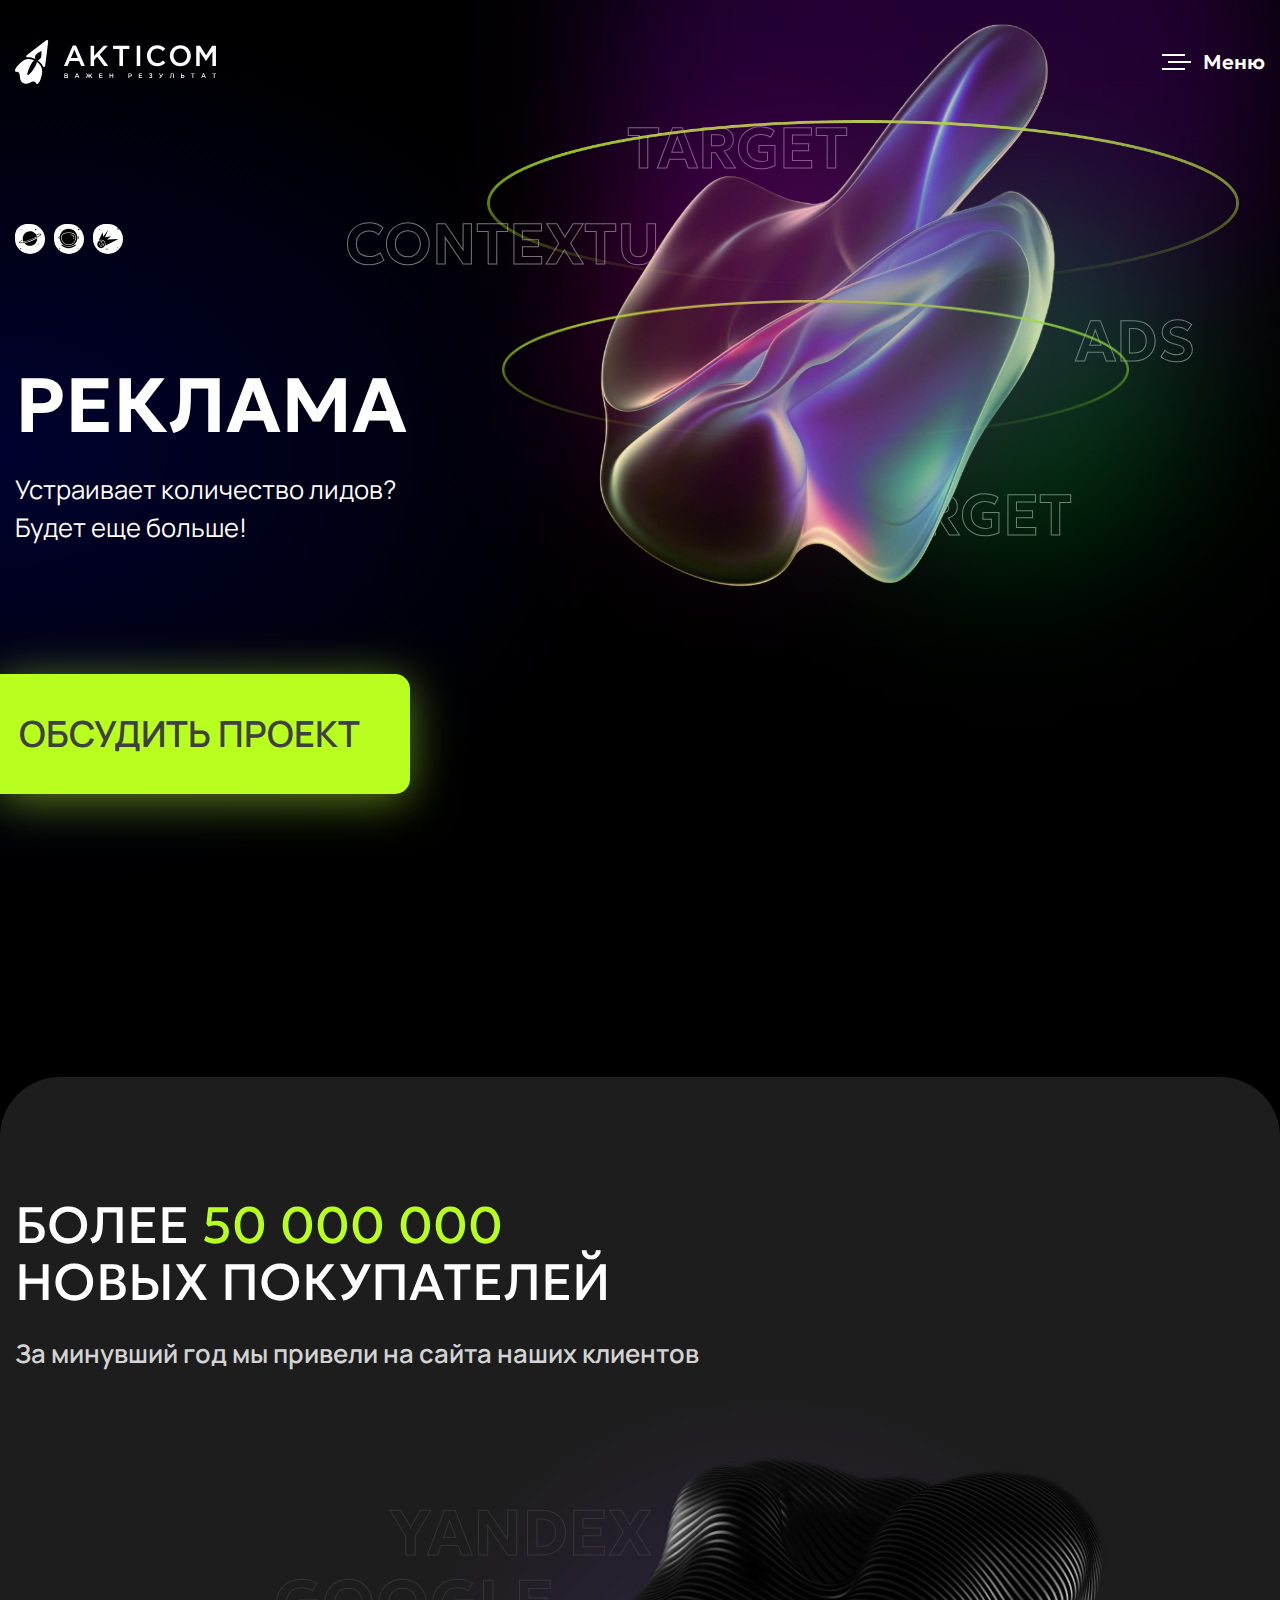
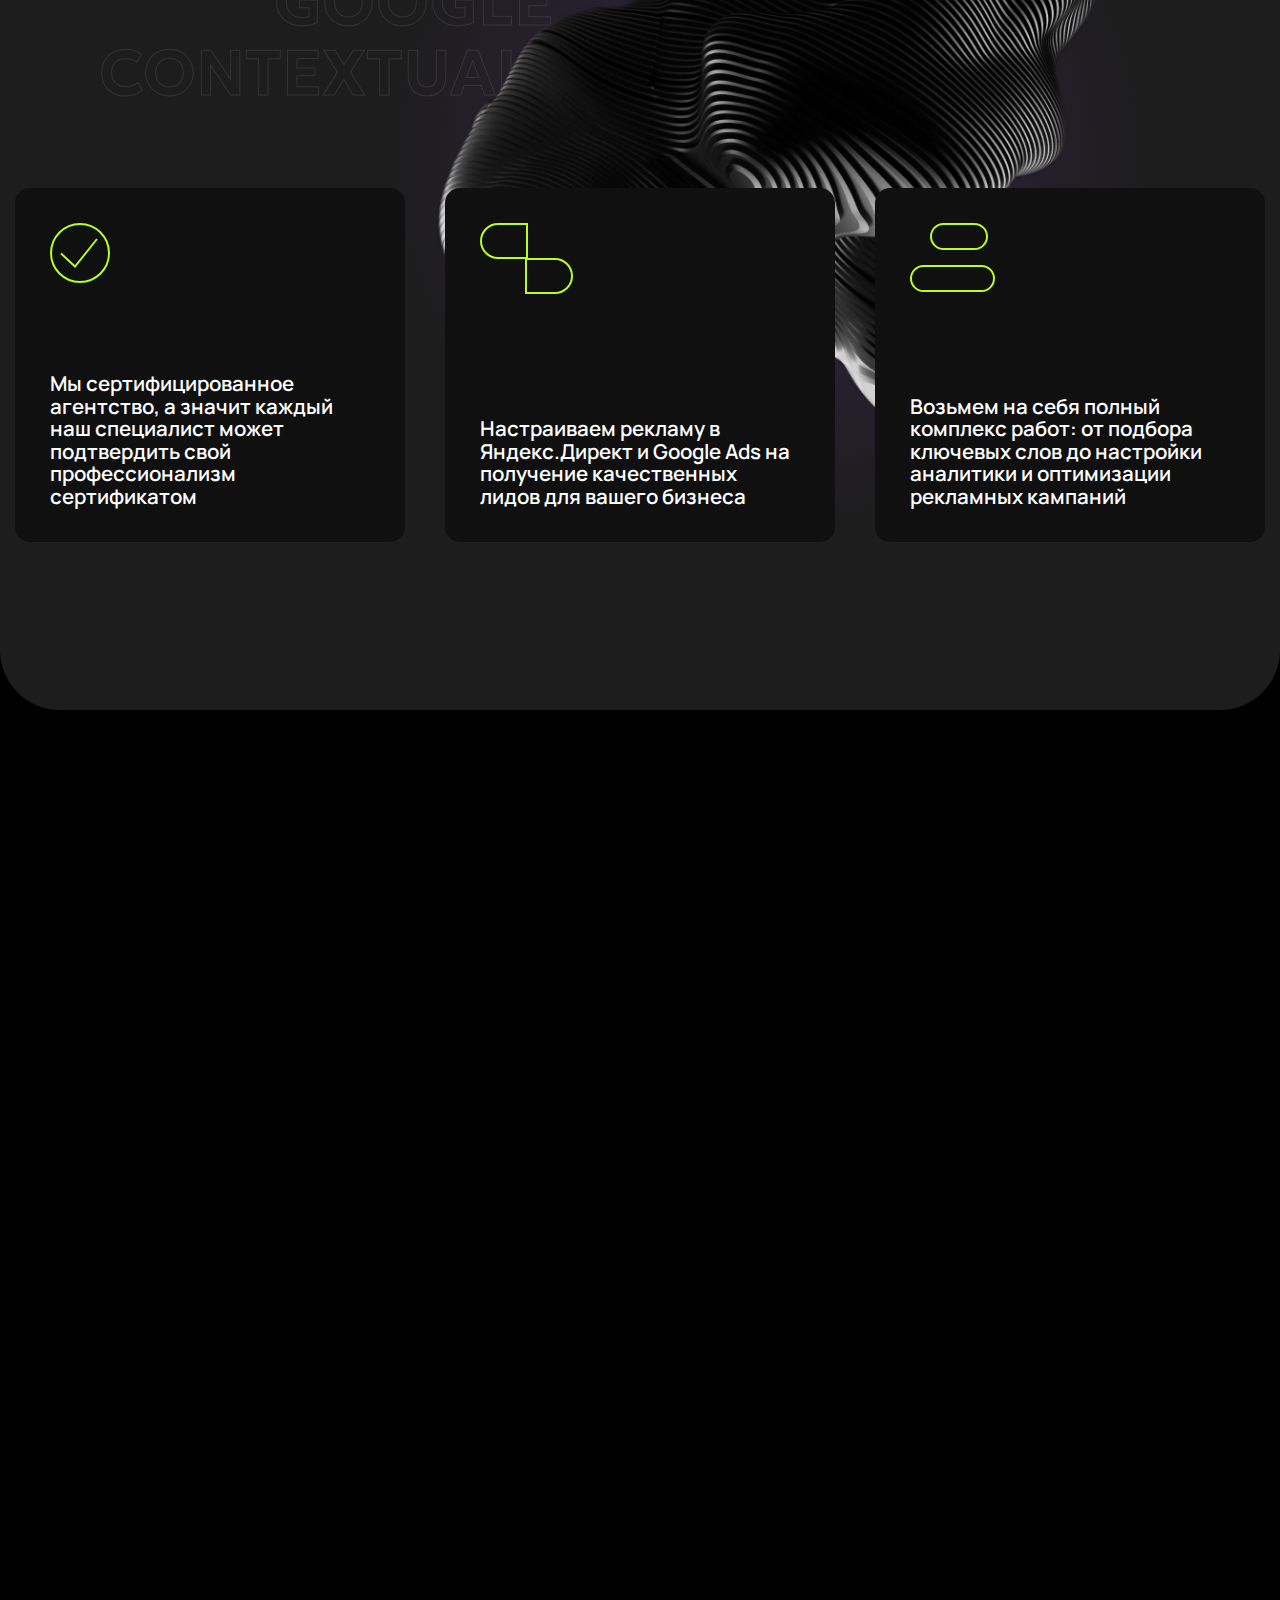
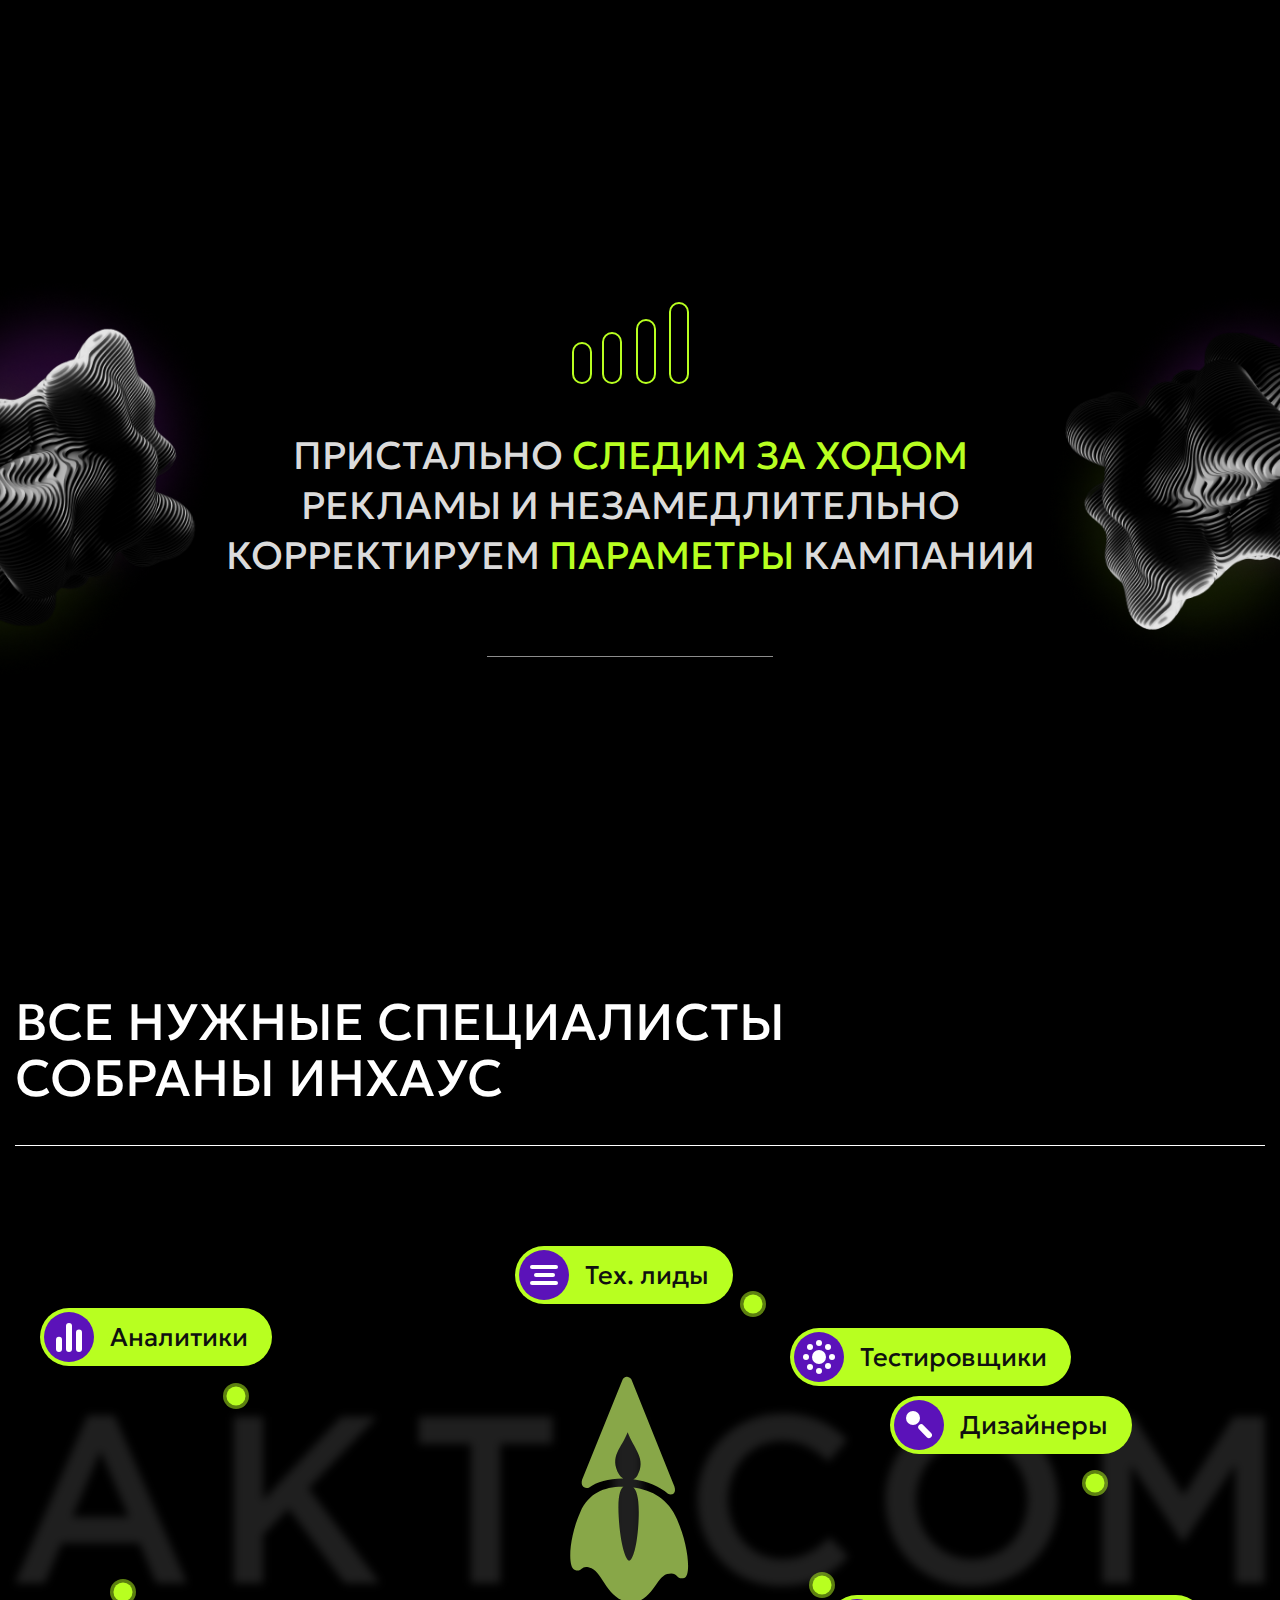
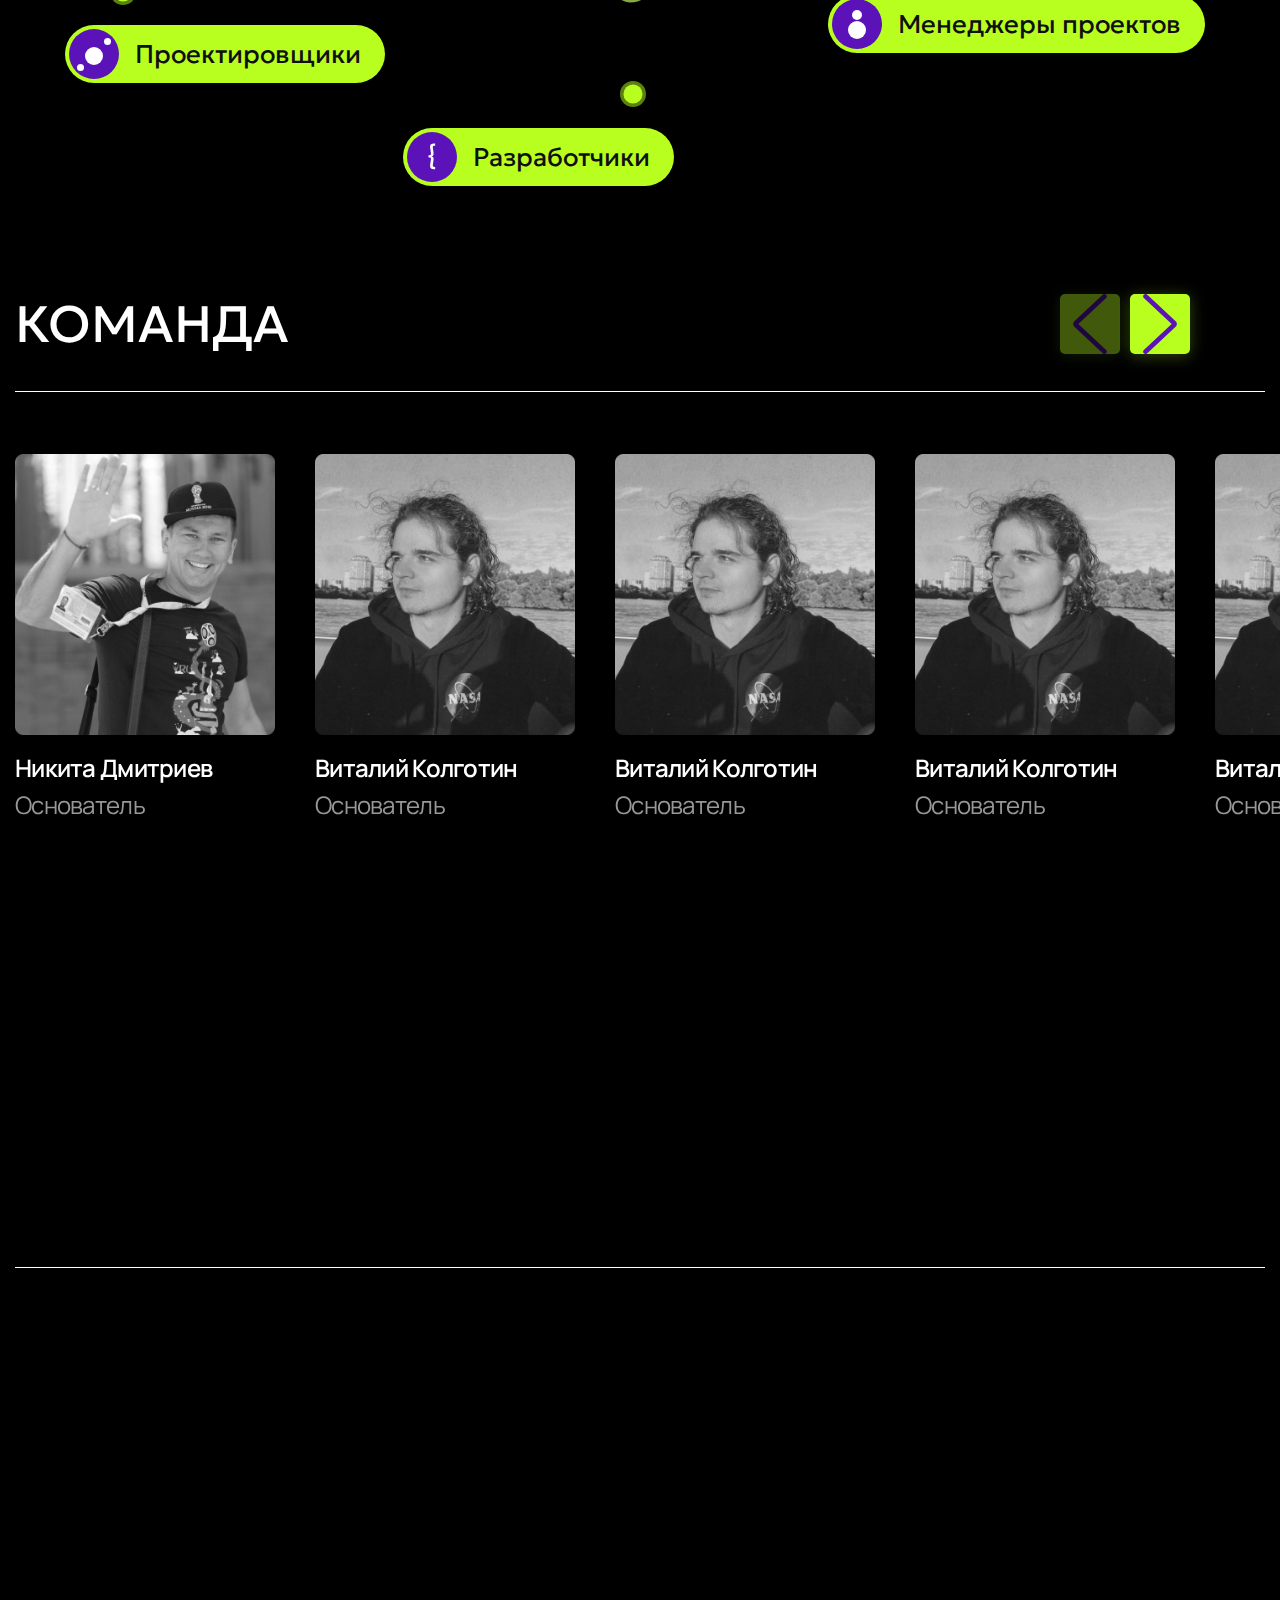
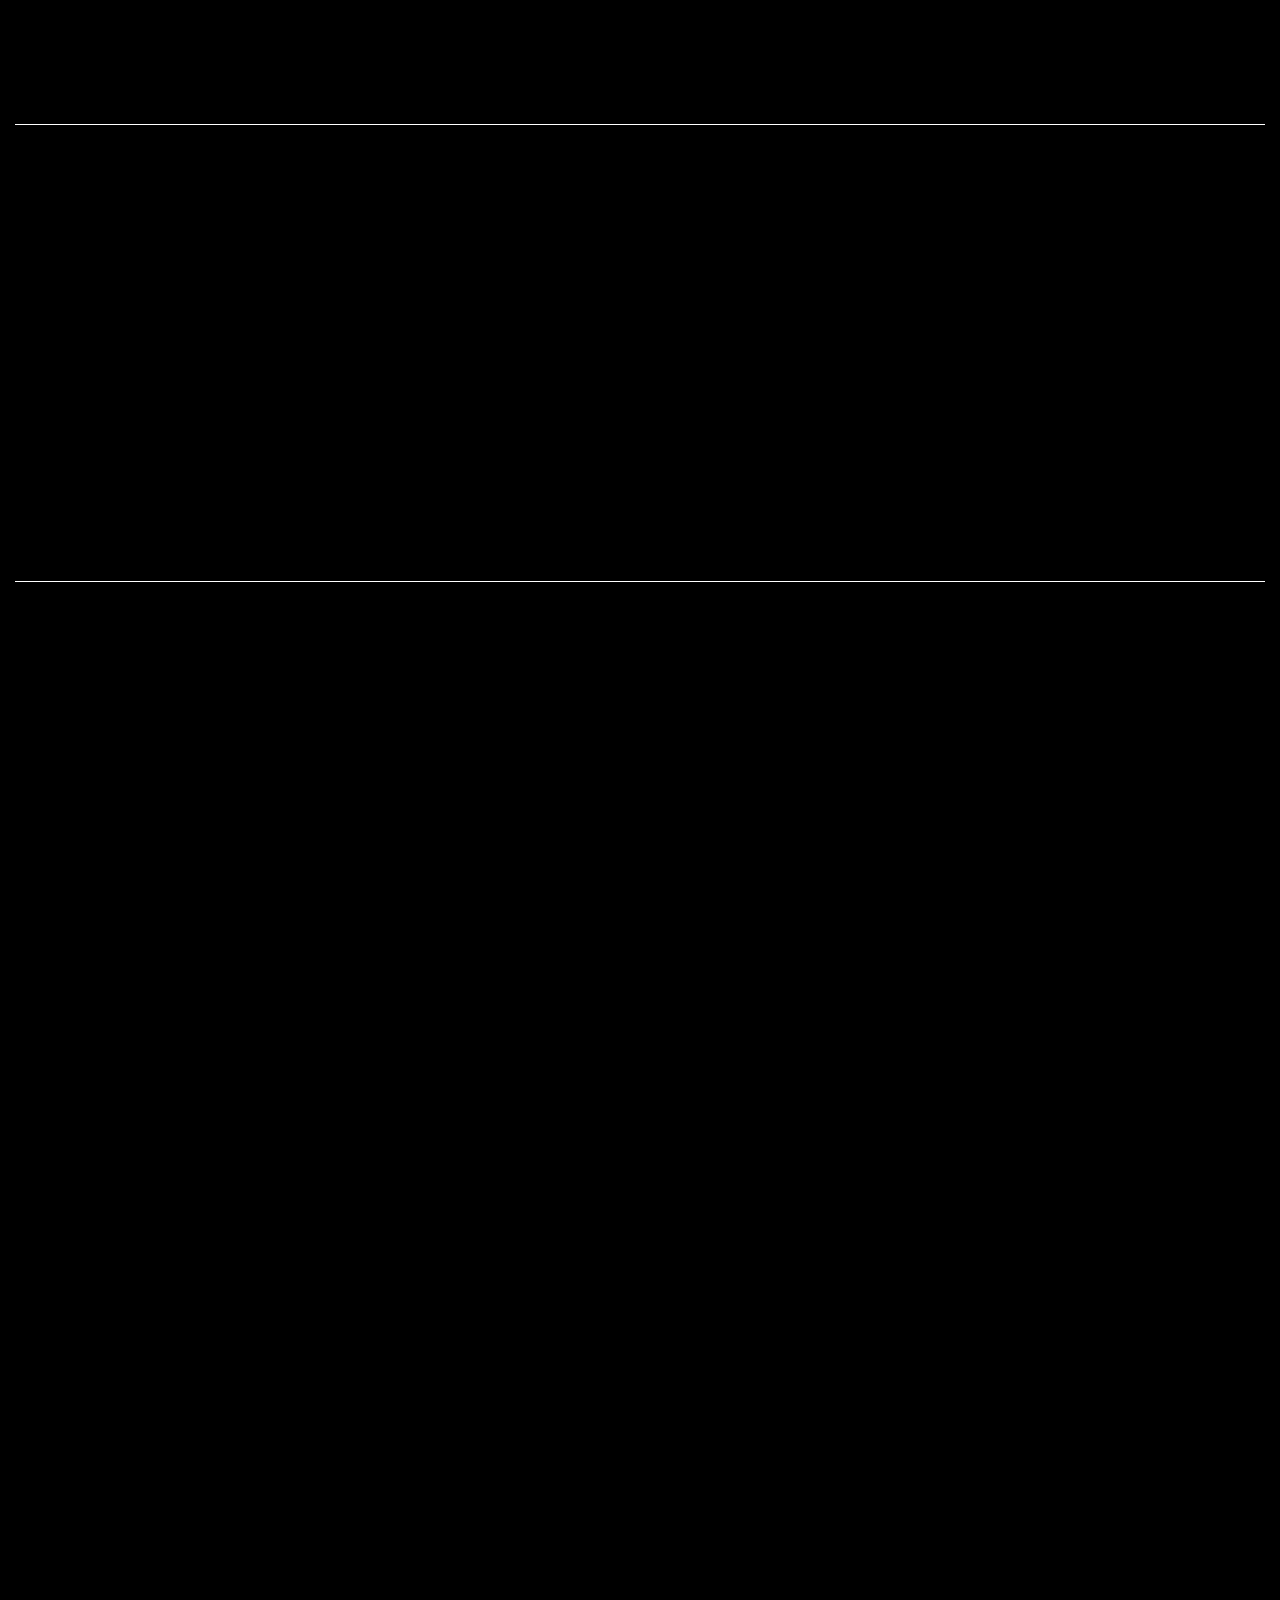
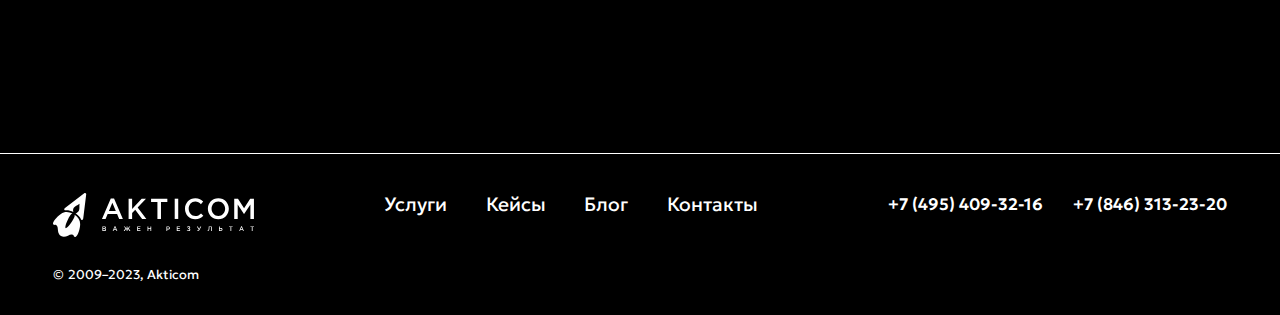
<file: reklama.html>
<!DOCTYPE html>
<html lang="en">
<head>
    <meta charset="UTF-8">
    <meta name="viewport" content="width=device-width, initial-scale=1.0">
    <link rel="stylesheet" href="/css/reset.css">
    <link rel="stylesheet" href="/css/style.css">
    <link rel="stylesheet" href="/css/animate.css">
    <link rel="stylesheet" href="https://cdn.jsdelivr.net/npm/swiper@9/swiper-bundle.min.css"/>
    <title>Document</title>
</head>
<body>
    <div class="preloader" id="page-preloader">
        <div class="loader">
            <span id="load_perc">
                0%
            </span>
        </div>
        <div class="progress-bar">
            <span class="progress" id="progress">
                
            </span>
        </div>
    </div>

    <div class="wrapper">

        <header class="header">
            <div class="menus">
            <div class="container">
                <div class="header__wrapper _anim-items _anim-no-hide _anim-from-top">
                    <a href="/index.html" class="header__logo logo">
                        <img src="/img/Logo.svg" alt="">
                    </a>
                    <div class="burger">
                        <div class="header__burger">
                            <span></span>
                        </div>
                        <div class="header__burger-text">
                            Меню
                        </div>
                    </div>
                </div>
                
                <div class="header__menu menu">
                    <div class="container">
                        <div class="menu__wrapper">
                            <div class="menu__top">

                                <ul class="menu__list">
                                    <li>
                                        <a href="#" class="menu__link link menu__link-opens">
                                            Услуги
                                        </a>
                                        <ul class="sub-menu__list">
                                            <li>
                                                <a href="#" class="sub-menu__link link">
                                                    Дизайн
                                                </a>
                                                <ul class="sub-sub-menu__list">
                                                    <li>
                                                        <a href="" class="sub-sub-menu__link link">
                                                            Дизайн сайтов
                                                        </a>
                                                    </li>
                                                    <li>
                                                        <a href="" class="sub-sub-menu__link link">
                                                            Дизайн мобильного приложения
                                                        </a>
                                                    </li>
                                                    <li>
                                                        <a href="" class="sub-sub-menu__link link">
                                                            Дизайн корпоративных сайтов
                                                        </a>
                                                    </li>
                                                    <li>
                                                        <a href="" class="sub-sub-menu__link link">
                                                            Дизайн интернет-магазина
                                                        </a>
                                                    </li>
                                                </ul>
                                            </li>
                                            <li>
                                                <a href="#" class="sub-menu__link link">
                                                    Разработка
                                                </a>
                                                <ul class="sub-sub-menu__list">
                                                    <li>
                                                        <a href="" class="sub-sub-menu__link link">
                                                            Разработка сайтов
                                                        </a>
                                                    </li>
                                                    <li>
                                                        <a href="" class="sub-sub-menu__link link">
                                                            Разработка мобильного приложения
                                                        </a>
                                                    </li>
                                                    <li>
                                                        <a href="" class="sub-sub-menu__link link">
                                                            Разработка корпоративных сайтов
                                                        </a>
                                                    </li>
                                                    <li>
                                                        <a href="" class="sub-sub-menu__link link">
                                                            Разработка интернет-магазина
                                                        </a>
                                                    </li>
                                                </ul>
                                            </li>
                                            <li>
                                                <a href="#" class="sub-menu__link link">
                                                    Аналитика
                                                </a>
                                                <ul class="sub-sub-menu__list">
                                                    <li>
                                                        <a href="" class="sub-sub-menu__link link">
                                                            Аналитика сайтов
                                                        </a>
                                                    </li>
                                                    <li>
                                                        <a href="" class="sub-sub-menu__link link">
                                                            Аналитика мобильного приложения
                                                        </a>
                                                    </li>
                                                    <li>
                                                        <a href="" class="sub-sub-menu__link link">
                                                            Аналитика корпоративных сайтов
                                                        </a>
                                                    </li>
                                                    <li>
                                                        <a href="" class="sub-sub-menu__link link">
                                                            Аналитика интернет-магазина
                                                        </a>
                                                    </li>
                                                </ul>
                                            </li>
                                            <li>
                                                <a href="#" class="sub-menu__link link">
                                                    Продвижение
                                                </a>
                                                <ul class="sub-sub-menu__list">
                                                    <li>
                                                        <a href="" class="sub-sub-menu__link link">
                                                            Продвижение сайтов
                                                        </a>
                                                    </li>
                                                    <li>
                                                        <a href="" class="sub-sub-menu__link link">
                                                            Продвижение мобильного приложения
                                                        </a>
                                                    </li>
                                                    <li>
                                                        <a href="" class="sub-sub-menu__link link">
                                                            Продвижение корпоративных сайтов
                                                        </a>
                                                    </li>
                                                    <li>
                                                        <a href="" class="sub-sub-menu__link link">
                                                            Продвижение интернет-магазина
                                                        </a>
                                                    </li>
                                                </ul>
                                            </li>
                                            <li>
                                                <a href="#" class="sub-menu__link link">
                                                    Реклама
                                                </a>
                                                <ul class="sub-sub-menu__list">
                                                    <li>
                                                        <a href="" class="sub-sub-menu__link link">
                                                            Реклама сайтов
                                                        </a>
                                                    </li>
                                                    <li>
                                                        <a href="" class="sub-sub-menu__link link">
                                                            Реклама мобильного приложения
                                                        </a>
                                                    </li>
                                                    <li>
                                                        <a href="" class="sub-sub-menu__link link">
                                                            Реклама корпоративных сайтов
                                                        </a>
                                                    </li>
                                                    <li>
                                                        <a href="" class="sub-sub-menu__link link">
                                                            Реклама интернет-магазина
                                                        </a>
                                                    </li>
                                                </ul>
                                            </li>
                                            <li>
                                                <a href="#" class="sub-menu__link link">
                                                    Техподдержка
                                                </a>
                                                <ul class="sub-sub-menu__list">
                                                    <li>
                                                        <a href="" class="sub-sub-menu__link link">
                                                            Техподдержка сайтов
                                                        </a>
                                                    </li>
                                                    <li>
                                                        <a href="" class="sub-sub-menu__link link">
                                                            Техподдержка мобильного приложения
                                                        </a>
                                                    </li>
                                                    <li>
                                                        <a href="" class="sub-sub-menu__link link">
                                                            Техподдержка корпоративных сайтов
                                                        </a>
                                                    </li>
                                                    <li>
                                                        <a href="" class="sub-sub-menu__link link">
                                                            Техподдержка интернет-магазина
                                                        </a>
                                                    </li>
                                                </ul>
                                            </li>
                                        </ul>
                                    </li>
                                    <li>
                                        <a href="#" class="menu__link link">
                                            КЕЙСЫ
                                        </a>
                                    </li>
                                    <li>
                                        <a href="#" class="menu__link link">
                                            БЛОГ
                                        </a>
                                    </li>
                                    <li>
                                        <a href="#" class="menu__link link">
                                            КОНТАКТЫ
                                        </a>
                                    </li>
                                </ul>


                            </div>
                            <div class="menu__bottom">
                                <ul class="bottom-menu__list">
                                    <li>
                                        <a href="" class="bottom-menu__link link">
                                            +7 (846) 313-23-20
                                        </a>
                                    </li>
                                    <li>
                                        <a href="" class="bottom-menu__link link">
                                            +7 (846) 313-23-20
                                        </a>
                                    </li>
                                    <li>
                                        <a href="" class="bottom-menu__link link">
                                            mail@akticom.ru
                                        </a>
                                    </li>
                                    <li>
                                        <a href="" class="bottom-menu__link bottom-menu__btn green-btn">
                                            Обсудить проект
                                        </a>
                                    </li>
                                </ul>
                            </div>
                        </div>
                    </div>
                </div>
                
            </div>
        </div>
        </header>




        <main class="main">
            <div class="base">
                <a class="base-btn  _anim-items _anim-no-hide _anim-from-left">
                    Обсудить проект
                </a>
                <div class="container">
                    <div class="base__tabs tabs-base">
                        
                        <div class="tabs-base__default">
                            <div class="item-tabs-base__btns  _anim-items _anim-no-hide _anim-from-left">
                                <div class="item-tabs-base_btn">
                                    <svg width="30.000000" height="30.000000" viewBox="0 0 30 30" fill="none" xmlns="http://www.w3.org/2000/svg" xmlns:xlink="http://www.w3.org/1999/xlink">
                              
                                        <defs>
                                            <clipPath id="clip407_433">
                                                <rect id="svg-gobbler - 2023-11-15T114227.759 1" width="24.000000" height="24.000000" transform="translate(3.000000 3.000000)" fill="white" fill-opacity="0"/>
                                            </clipPath>
                                        </defs>
                                        <circle id="Ellipse 6" cx="15.000000" cy="15.000000" r="15.000000" fill="#FFFFFF" fill-opacity="1.000000"/>
                                        <rect id="svg-gobbler - 2023-11-15T114227.759 1" width="24.000000" height="24.000000" transform="translate(3.000000 3.000000)" fill="#FFFFFF" fill-opacity="0"/>
                                        <g clip-path="url(#clip407_433)">
                                            <path id="Vector" d="M8.52344 17.7397C12.459 16.6309 18.2969 14.3345 21.9385 12.4604C20.7812 8.48535 16.3584 6.2085 12.3516 7.7854C8.41895 9.33228 6.63184 13.936 8.52344 17.7397ZM20.7158 6.16968C21.1309 6.16968 21.4688 5.83179 21.4688 5.41626C21.4688 5.00098 21.1309 4.66309 20.7158 4.66309C20.3008 4.66309 19.9619 5.00098 19.9619 5.41626C19.9619 5.83179 20.3008 6.16968 20.7158 6.16968ZM5.66016 24.1509C5.33301 24.1509 5.06738 24.4167 5.06738 24.7439C5.06738 25.071 5.33301 25.3369 5.66016 25.3369C5.9873 25.3369 6.25391 25.071 6.25391 24.7439C6.25391 24.4167 5.9873 24.1509 5.66016 24.1509Z" fill="#000000" fill-opacity="1.000000" fill-rule="nonzero"/>
                                            <path id="Vector" d="M25.9932 10.1912C25.8193 9.74878 24.4941 9.48193 21.3438 10.1455C21.4775 10.3389 21.6016 10.5381 21.7158 10.7429C22.6465 10.4905 23.3994 10.3276 23.9512 10.2588C24.6895 10.167 25.0508 10.2451 25.1582 10.5198C25.2666 10.7932 25.0586 11.094 24.4639 11.5259C21.1758 13.9126 8.51855 18.813 5.53906 18.813C5.1377 18.813 4.92188 18.7173 4.8418 18.5151C4.7334 18.2397 4.94629 17.9351 5.55371 17.4971C6.00488 17.1716 6.66406 16.7798 7.51367 16.332C7.45801 16.104 7.41309 15.8738 7.37891 15.6416C4.62109 17.3018 3.83301 18.4004 4.00781 18.8438C4.18848 19.3032 5.60156 19.5715 8.99316 18.8162C13.5078 17.8093 19.7197 15.3286 23.4551 12.8689C25.5586 11.4841 26.1455 10.5776 25.9932 10.1912Z" fill="#000000" fill-opacity="1.000000" fill-rule="nonzero"/>
                                            <path id="Vector" d="M9.47266 19.1868C11.4551 21.5325 14.7695 22.3828 17.6494 21.2493C20.5762 20.0977 22.4209 17.2178 22.2324 14.1648C18.7012 16.1826 13.6172 18.2109 9.47266 19.1868Z" fill="#000000" fill-opacity="1.000000" fill-rule="nonzero"/>
                                            <path id="Vector" d="M23.5898 20.1929C23.5898 20.418 23.4072 20.6003 23.1826 20.6003C22.958 20.6003 22.7754 20.418 22.7754 20.1929C22.7754 19.968 22.958 19.7856 23.1826 19.7856C23.4072 19.7856 23.5898 19.968 23.5898 20.1929Z" fill="#000000" fill-opacity="1.000000" fill-rule="evenodd"/>
                                            <path id="Vector" d="M6.36816 5.82349C6.36816 6.04858 6.18555 6.23096 5.96094 6.23096C5.73633 6.23096 5.55371 6.04858 5.55371 5.82349C5.55371 5.59863 5.73633 5.41626 5.96094 5.41626C6.18555 5.41626 6.36816 5.59863 6.36816 5.82349Z" fill="#000000" fill-opacity="1.000000" fill-rule="evenodd"/>
                                        </g>
                                    </svg>
                                    
                                </div>
                                <div class="item-tabs-base_btn">
                                    <svg width="30.000000" height="30.000000" viewBox="0 0 30 30" fill="none" xmlns="http://www.w3.org/2000/svg" xmlns:xlink="http://www.w3.org/1999/xlink">
                                        <defs>
                                            <clipPath id="clip407_443">
                                                <rect id="svg-gobbler - 2023-11-15T114354.932 1" width="24.000000" height="24.000000" transform="translate(3.000000 3.000000)" fill="white" fill-opacity="0"/>
                                            </clipPath>
                                        </defs>
                                        <circle id="Ellipse 6" cx="15.000000" cy="15.000000" r="15.000000" fill="#FFFFFF" fill-opacity="1.000000"/>
                                        <rect id="svg-gobbler - 2023-11-15T114354.932 1" width="24.000000" height="24.000000" transform="translate(3.000000 3.000000)" fill="#FFFFFF" fill-opacity="0"/>
                                        <g clip-path="url(#clip407_443)">
                                            <path id="Vector" d="M14.6006 4.78882C9.52637 4.78882 5.46582 9.06787 5.76953 14.166C6.14355 20.4421 12.8047 24.3213 18.4424 21.6028C21.4014 20.1702 23.4473 17.1367 23.4473 13.6343C23.4473 8.75684 19.4785 4.78882 14.6006 4.78882ZM14.6006 21.0083C10.5352 21.0083 7.22754 17.7002 7.22754 13.6343C7.22754 9.54785 10.4795 8.43604 14.5654 8.43604C18.6318 8.43604 21.9736 9.5354 21.9736 13.6343C21.9736 17.7002 18.666 21.0083 14.6006 21.0083Z" fill="#000000" fill-opacity="1.000000" fill-rule="nonzero"/>
                                            <path id="Vector" d="M8.64648 20.7981L6.77148 20.7981C10.9795 25.3962 18.2227 25.3943 22.4287 20.7981L20.5537 20.7981C17.1328 23.6465 12.1084 23.6804 8.64648 20.7981ZM14.5645 8.90479C10.7598 8.90479 7.69629 9.84106 7.69629 13.6343C7.69629 17.4419 10.793 20.5398 14.6006 20.5398C18.4072 20.5398 21.5039 17.4419 21.5039 13.6343C21.5039 10.4075 19.2988 8.90479 14.5645 8.90479ZM20.0566 14.7524C20.0459 14.8052 20.0176 14.8528 19.9756 14.887C19.9336 14.9211 19.8818 14.9397 19.8271 14.9397C19.6787 14.9397 19.5684 14.8032 19.5977 14.6584C19.666 14.3218 19.7012 13.9792 19.7002 13.6357C19.7002 12.1367 19.1133 11.2683 16.9033 10.8848C16.8428 10.8733 16.7891 10.8386 16.7529 10.7881C16.7178 10.7373 16.7041 10.6748 16.7148 10.6143C16.7256 10.5535 16.7598 10.4993 16.8096 10.4634C16.8604 10.4275 16.9219 10.4131 16.9834 10.4229C18.1289 10.6216 18.9629 10.9868 19.4629 11.5081C19.9385 11.9995 20.1689 12.6956 20.1689 13.636C20.1689 14.0127 20.1318 14.3882 20.0566 14.7524ZM5.80762 24.1509C5.48047 24.1509 5.21484 24.417 5.21484 24.7439C5.21484 25.071 5.48047 25.3372 5.80762 25.3372C6.13477 25.3372 6.40039 25.071 6.40039 24.7439C6.40039 24.417 6.13477 24.1509 5.80762 24.1509ZM5.39551 12.1948C4.90332 12.2559 4.52148 12.677 4.52148 13.1863L4.52148 14.084C4.52148 14.593 4.90332 15.0142 5.39551 15.0752C5.25293 14.1543 5.24316 13.1724 5.39551 12.1948ZM23.832 12.1948C23.9805 13.1494 23.9805 14.1208 23.832 15.0752C24.3252 15.0144 24.708 14.593 24.708 14.084L24.708 13.1863C24.708 12.677 24.3252 12.2559 23.832 12.1948ZM24.7246 4.66309C24.3096 4.66309 23.9717 5.00098 23.9717 5.41626C23.9717 5.83179 24.3096 6.16968 24.7246 6.16968C25.1406 6.16968 25.4785 5.83179 25.4785 5.41626C25.4785 5.00098 25.1406 4.66309 24.7246 4.66309Z" fill="#000000" fill-opacity="1.000000" fill-rule="nonzero"/>
                                            <path id="Vector" d="M24.5518 24.3364C24.5518 24.5615 24.3691 24.7439 24.1445 24.7439C23.9199 24.7439 23.7373 24.5615 23.7373 24.3364C23.7373 24.1116 23.9199 23.9292 24.1445 23.9292C24.3691 23.9292 24.5518 24.1116 24.5518 24.3364Z" fill="#000000" fill-opacity="1.000000" fill-rule="evenodd"/>
                                            <path id="Vector" d="M6.51562 5.82349C6.51562 6.04858 6.33301 6.23096 6.1084 6.23096C5.88379 6.23096 5.70117 6.04858 5.70117 5.82349C5.70117 5.59863 5.88379 5.41626 6.1084 5.41626C6.33301 5.41626 6.51562 5.59863 6.51562 5.82349Z" fill="#000000" fill-opacity="1.000000" fill-rule="evenodd"/>
                                        </g>
                                    </svg>
                                    
                                </div>
                                <div class="item-tabs-base_btn">
                                    <svg width="30.000000" height="30.000000" viewBox="0 0 30 30" fill="none" xmlns="http://www.w3.org/2000/svg" xmlns:xlink="http://www.w3.org/1999/xlink">

                                        <defs>
                                            <clipPath id="clip407_453">
                                                <rect id="svg-gobbler - 2023-11-15T114438.691 1" width="24.000000" height="24.000000" transform="translate(3.000000 3.000000)" fill="white" fill-opacity="0"/>
                                            </clipPath>
                                        </defs>
                                        <circle id="Ellipse 6" cx="15.000000" cy="15.000000" r="15.000000" fill="#FFFFFF" fill-opacity="1.000000"/>
                                        <rect id="svg-gobbler - 2023-11-15T114438.691 1" width="24.000000" height="24.000000" transform="translate(3.000000 3.000000)" fill="#FFFFFF" fill-opacity="0"/>
                                        <g clip-path="url(#clip407_453)">
                                            <path id="Vector" d="M13.9023 24.5645C13.5752 24.5645 13.3096 24.8306 13.3096 25.1577C13.3096 25.4846 13.5752 25.7507 13.9023 25.7507C14.2295 25.7507 14.4961 25.4846 14.4961 25.1577C14.4961 24.8306 14.2295 24.5645 13.9023 24.5645ZM8.15332 16.28C5.9873 16.28 4.22461 18.0425 4.22461 20.2085C4.22461 22.3748 5.9873 24.137 8.15332 24.137C10.3193 24.137 12.0811 22.3745 12.0811 20.2085C12.0811 18.0425 10.3193 16.28 8.15332 16.28ZM6.74902 20.3088C6.75391 20.2903 6.75586 20.2715 6.75586 20.2524C6.75586 20.1265 6.65332 20.0242 6.52734 20.0242C6.4668 20.0242 6.4082 20.0483 6.36523 20.0911C6.32324 20.1338 6.29883 20.1919 6.29883 20.2524C6.29883 20.3259 6.33398 20.395 6.3916 20.4373C6.44238 20.4739 6.47656 20.5288 6.48633 20.5901C6.49609 20.6514 6.48047 20.7144 6.44434 20.7646C6.4082 20.8149 6.35254 20.8489 6.29199 20.8586C6.23047 20.8684 6.16797 20.8535 6.11719 20.8171C5.9375 20.687 5.83008 20.4758 5.83008 20.2524C5.83008 19.8682 6.14258 19.5554 6.52734 19.5554C6.91113 19.5554 7.22461 19.8682 7.22461 20.2524C7.22461 20.3142 7.2168 20.3743 7.20117 20.4307C7.19336 20.4604 7.17969 20.4883 7.16113 20.5127C7.14258 20.5371 7.11914 20.5576 7.0918 20.573C7.06543 20.5884 7.03613 20.5981 7.00586 20.6023C6.97461 20.6062 6.94434 20.604 6.91406 20.5962C6.88477 20.5881 6.85645 20.5742 6.83203 20.5557C6.80762 20.5369 6.78711 20.5134 6.77246 20.4868C6.74121 20.4329 6.73242 20.3689 6.74902 20.3088ZM8.47949 22.5615C8.38965 22.9082 8.07715 23.1501 7.71777 23.1501C7.65625 23.1501 7.59668 23.1255 7.55273 23.0815C7.50879 23.0376 7.4834 22.978 7.4834 22.9158C7.4834 22.8538 7.50879 22.7939 7.55273 22.75C7.59668 22.7061 7.65625 22.6814 7.71777 22.6814C7.75977 22.6816 7.80078 22.6733 7.83984 22.6575C7.87793 22.6416 7.91309 22.6182 7.94238 22.5886C7.97266 22.5593 7.99609 22.5242 8.01172 22.4858C8.02734 22.4473 8.03613 22.406 8.03613 22.3643C8.03613 22.1885 7.89355 22.0457 7.71777 22.0457C7.54297 22.0457 7.40039 22.1885 7.40039 22.3643C7.40039 22.4263 7.37598 22.4861 7.33203 22.53C7.28809 22.574 7.22852 22.5986 7.16602 22.5986C7.10449 22.5986 7.04492 22.574 7.00098 22.53C6.95703 22.4861 6.93164 22.4263 6.93164 22.3643C6.93164 21.9299 7.28418 21.5769 7.71777 21.5769C8.15137 21.5769 8.50488 21.9299 8.50488 22.3643C8.50488 22.4304 8.49609 22.4968 8.47949 22.5615ZM7.92871 18.5864C7.83984 18.5059 7.76758 18.4084 7.7168 18.2998C7.66504 18.1912 7.63574 18.0732 7.63086 17.9534C7.61914 17.7092 7.70312 17.4753 7.86816 17.2942C8.20801 16.9211 8.78809 16.894 9.16016 17.2332C9.2168 17.2852 9.26758 17.3438 9.30957 17.408C9.32715 17.4336 9.33887 17.4624 9.34473 17.4927C9.35059 17.5227 9.35059 17.554 9.34473 17.584C9.33887 17.6143 9.32715 17.6428 9.30957 17.6685C9.29297 17.6941 9.27051 17.7161 9.24512 17.7332C9.21973 17.7502 9.19043 17.762 9.16016 17.7681C9.12988 17.7739 9.09863 17.7739 9.06934 17.7678C9.03906 17.762 9.00977 17.75 8.98438 17.7329C8.95898 17.7156 8.93652 17.6936 8.91992 17.668C8.89844 17.636 8.87402 17.6064 8.84473 17.5803C8.66309 17.4146 8.37988 17.428 8.21387 17.6099C8.1748 17.6531 8.14453 17.7039 8.12402 17.7588C8.10449 17.814 8.0957 17.8726 8.09863 17.9312C8.10156 17.9897 8.11621 18.0471 8.14062 18.1001C8.16602 18.1533 8.20117 18.2007 8.24512 18.24C8.35156 18.3374 8.49316 18.376 8.63672 18.3467C8.66699 18.3403 8.69824 18.3398 8.72852 18.3455C8.75879 18.3511 8.78711 18.3628 8.81348 18.3796C8.83887 18.3967 8.86133 18.4185 8.87891 18.4441C8.89648 18.4697 8.9082 18.4985 8.91504 18.5288C8.9209 18.5591 8.9209 18.5903 8.91504 18.6206C8.90918 18.6509 8.89746 18.6799 8.88086 18.7056C8.86328 18.7314 8.84082 18.7534 8.81543 18.7708C8.79004 18.7878 8.76074 18.7998 8.73047 18.8059C8.66895 18.8186 8.60742 18.8247 8.5459 18.8247C8.31934 18.8245 8.09766 18.741 7.92871 18.5864ZM10.8086 20.9597C10.7461 21.2 10.6064 21.4128 10.4092 21.5649C10.2129 21.7168 9.97168 21.7993 9.72363 21.7993C9.66113 21.7993 9.60156 21.7747 9.55762 21.7307C9.51367 21.6868 9.48926 21.6272 9.48926 21.5649C9.48926 21.5027 9.51367 21.4431 9.55762 21.3992C9.60156 21.3552 9.66113 21.3306 9.72363 21.3306C10.0205 21.3306 10.2803 21.1299 10.3555 20.8425C10.3691 20.7888 10.376 20.7327 10.376 20.6768C10.376 20.3169 10.083 20.0242 9.72363 20.0242C9.36328 20.0242 9.07129 20.3169 9.07129 20.6768C9.07129 20.7864 9.09668 20.8906 9.14844 20.9863C9.17773 21.0413 9.18359 21.1055 9.16504 21.1648C9.14746 21.2244 9.10645 21.2742 9.05176 21.3035C8.99707 21.3328 8.93262 21.3391 8.87305 21.321C8.81348 21.303 8.76367 21.262 8.73438 21.207C8.64746 21.0437 8.60254 20.8616 8.60254 20.6768C8.60254 20.0583 9.10547 19.5554 9.72363 19.5554C10.3418 19.5554 10.8447 20.0583 10.8447 20.6768C10.8447 20.772 10.833 20.8669 10.8086 20.9597ZM25.0225 4.24927C24.6074 4.24927 24.2695 4.58716 24.2695 5.00244C24.2695 5.41797 24.6074 5.75586 25.0225 5.75586C25.4375 5.75586 25.7754 5.41797 25.7754 5.00244C25.7754 4.58716 25.4375 4.24927 25.0225 4.24927Z" fill="#000000" fill-opacity="1.000000" fill-rule="nonzero"/>
                                            <path id="Vector" d="M14.126 15.4097C14.1084 15.3621 14.1074 15.3101 14.1221 15.2617C14.1367 15.2131 14.167 15.1709 14.208 15.1409L18.2402 12.1838L12.3965 13.29C12.3555 13.2979 12.3125 13.2942 12.2725 13.2795C12.2324 13.2649 12.1973 13.2397 12.1709 13.2065C12.1445 13.1733 12.127 13.1338 12.1211 13.0916C12.1152 13.0496 12.1211 13.0066 12.1377 12.9675L15.2568 5.66553L10.5039 12.2241C10.4766 12.262 10.4385 12.2908 10.3945 12.3066C10.3506 12.3228 10.3027 12.3252 10.2578 12.314C10.2119 12.3025 10.1719 12.2778 10.1406 12.2432C10.1094 12.2085 10.0889 12.165 10.082 12.1187L9.54395 8.23755L5.78711 16.5032C6.4707 16.0654 7.28223 15.8113 8.15234 15.8113C10.5771 15.8113 12.5498 17.7839 12.5498 20.2085C12.5498 20.7642 12.4443 21.3149 12.2393 21.8313L25.417 14.8892L14.3604 15.564C14.3105 15.5669 14.2598 15.5537 14.2178 15.5259C14.1758 15.498 14.1436 15.4573 14.126 15.4097Z" fill="#000000" fill-opacity="1.000000" fill-rule="nonzero"/>
                                            <path id="Vector" d="M24.8486 23.9226C24.8486 24.1477 24.666 24.3301 24.4414 24.3301C24.2168 24.3301 24.0342 24.1477 24.0342 23.9226C24.0342 23.6978 24.2168 23.5154 24.4414 23.5154C24.666 23.5154 24.8486 23.6978 24.8486 23.9226Z" fill="#000000" fill-opacity="1.000000" fill-rule="evenodd"/>
                                            <path id="Vector" d="M6.81348 5.40967C6.81348 5.63477 6.63086 5.81714 6.40625 5.81714C6.18164 5.81714 5.99902 5.63477 5.99902 5.40967C5.99902 5.18481 6.18164 5.00244 6.40625 5.00244C6.63086 5.00244 6.81348 5.18481 6.81348 5.40967Z" fill="#000000" fill-opacity="1.000000" fill-rule="evenodd"/>
                                        </g>
                                    </svg>
                                    
                                </div>
                            </div>


                            <div class="background-image-pink">
                                <img src="/img/pink.png" alt="">
                            </div>
                

                            <div class="base--reklama"></div>
                            <h1 class="item-tabs-base__main-text _anim-items _anim-no-hide _anim-fade-in-down">
                                РЕКЛАМА
                            </h1>
                            <p class="item-tabs-base__support-text _anim-items _anim-no-hide _anim-fade-in-left">
                                Устраивает количество лидов? <br> Будет еще больше!                            </p>

                                <div class="item-tabs-base__img is-active _anim-items _anim-no-hide _anim-from-right-bot base-background">
                                    <img class="item-tabs-base__img-back" src="/img/reklama-back.png" alt="">
                                    <img class="item-tabs-base__img-line-tab-3" src="/img/line-for-back-rekl.png" alt="">
                                    <img class="item-tabs-base__img-line-tab-3-2" src="/img/line-for-back-rekl.png" alt="">
                                    <div class="item-tabs-base__texts">
                                        <p style="margin-top: -4%; margin-left: 22%;" >TARGET</p>
                                        <p style="margin-left: -32%; margin-top: 0%;">contextual ads</p>
                                        <p style="margin-left: 108%; ">ADS</p>
                                        <p style="margin-left: 65%; margin-top: 15%;" >TARGET</p>
                                    </div>
                                </div>
                               
                        
                        

                       


                        </div>  
                         
  
                    </div>
                </div>
            </div>


            <div class="info info-reklama">
                <div class="container">
                    <div class="info__body">

                        <div class="info__top">
                            <div class="info__header">
                                <h2 class="info__title title-h2">
                                    более <span>50 000 000</span> <br> новых покупателей
                                </h2>
                                <p class="info__text">
                                    За минувший год мы привели на сайта наших клиентов
                                </p>
                            </div>
                        
                            <div class="info__img">
                                <img src="/img/info-abstract.png" alt="">
                                
                                <div class="info__back-text background-text">
                                    <p style="margin-left: 1%;">YANDEX</p>
                                    <p style="margin-left: -19%;">GOOGLE</p>
                                    <p style="margin-left: -49%;">contextual ads</p>
                                    <p style="margin-left: 63%; margin-top: -21%;">YANDEX</p>
                                    
                                </div>
                            </div>
                        </div>

                        

                        <div class="info__cards">
                            <div class="info__card card-info">
                                <div class="card-info__svg">
                                    <svg width="60" height="60" viewBox="0 0 60 60" fill="none" xmlns="http://www.w3.org/2000/svg">
                                        <circle cx="30" cy="30" r="29" stroke="#B8FF20" stroke-width="2"/>
                                        <g transform="translate(10,15)">
                                        <path d="M37 1L15 28.5L1 15.5" stroke="#B8FF20" stroke-width="2"/>
                                        </g>
                                    </svg>
                                </div>                            
                                <p class="info__card-text">
                                    Мы сертифицированное агентство, а значит каждый наш специалист может подтвердить свой профессионализм сертификатом
                                </p>    
                            </div>
                            <div class="info__card card-info">
                                <div class="card-info__svg">
                                    <svg width="48" height="36" viewBox="0 0 48 36" fill="none" xmlns="http://www.w3.org/2000/svg">
                                        <path d="M1 18C1 8.61116 8.61116 1 18 1H47V35H18C8.61116 35 1 27.3888 1 18Z" stroke="#B8FF20" stroke-width="2"/>
                                    </svg>
                                    <svg class="ml-small mb-small" width="48" height="36" viewBox="0 0 48 36" fill="none" xmlns="http://www.w3.org/2000/svg">
                                        <path d="M47 18C47 8.61116 39.3888 1 30 1H1V35H30C39.3888 35 47 27.3888 47 18Z" stroke="#B8FF20" stroke-width="2"/>
                                    </svg>
                                </div>     
                                <p class="info__card-text">
                                    Настраиваем рекламу в Яндекс.Директ и Google Ads на получение качественных лидов для вашего бизнеса                            </p>    
                            </div>
                            <div class="info__card card-info">
                                <div class="card-info__svg card-info__svg--col">
                                    <svg class="mr-small" width="58" height="27" viewBox="0 0 58 27" fill="none" xmlns="http://www.w3.org/2000/svg">
                                        <rect x="1" y="1" width="56" height="25" rx="12.5" stroke="#B8FF20" stroke-width="2"/>
                                    </svg>
                                    <svg width="85" height="27" viewBox="0 0 85 27" fill="none" xmlns="http://www.w3.org/2000/svg">
                                        <rect x="1" y="1" width="83" height="25" rx="12.5" stroke="#B8FF20" stroke-width="2"/>
                                    </svg>
                                </div>      
                                <p class="info__card-text">
                                    Возьмем на себя полный комплекс работ: от подбора ключевых слов до настройки аналитики и оптимизации рекламных кампаний                            </p>    
                            </div>
                        </div>
                    </div>
                </div>
            </div>




            <div class="products">
                <div class="products__body swiper _anim-items _anim-no-hide _anim-fade-in-right">
                    <div class="container">
                        <div class="products__header">
                            <h2 class="products__title title-h2">
                                Форматы рекламы                            
                            </h2>
                            <div class="products__btns">
                                <div class="swiper-button-prev green-btn square__btn">
                                    <svg xmlns="http://www.w3.org/2000/svg" width="9" height="16" viewBox="0 0 9 16" fill="none">
                                        <path d="M0.327979 7.25611C0.117935 7.45369 0 7.72122 0 8.00011C0 8.279 0.117935 8.54653 0.327979 8.74411L7.87838 15.8198C7.93935 15.8769 8.01173 15.9222 8.09139 15.9532C8.17105 15.9841 8.25643 16 8.34265 16C8.42887 16 8.51425 15.9841 8.59391 15.9532C8.67357 15.9222 8.74595 15.8769 8.80691 15.8198C8.93005 15.7044 8.99922 15.5479 8.99922 15.3847C8.99922 15.3039 8.98224 15.2239 8.94924 15.1492C8.91625 15.0746 8.86788 15.0068 8.80691 14.9496L1.39113 8.00011L8.80691 1.05058C8.86811 0.993567 8.91667 0.925776 8.9498 0.85111C8.98294 0.776443 9 0.696374 9 0.615508C9 0.534641 8.98294 0.454572 8.9498 0.379906C8.91667 0.30524 8.86811 0.237449 8.80691 0.180431C8.74598 0.123235 8.67362 0.077857 8.59395 0.046896C8.51429 0.0159359 8.42889 0 8.34265 0C8.25641 0 8.17101 0.0159359 8.09135 0.046896C8.01168 0.077857 7.93931 0.123235 7.87838 0.180431L0.327979 7.25611Z" fill="#5B12B9"/>
                                    </svg>
                                </div>
                                <div class="swiper-button-next green-btn square__btn">
                                    <svg width="9" height="16" viewBox="0 0 9 16" fill="none" xmlns="http://www.w3.org/2000/svg">
                                        <path d="M8.67202 7.25611C8.88206 7.45369 9 7.72122 9 8.00011C9 8.279 8.88206 8.54653 8.67202 8.74411L1.12162 15.8198C1.06065 15.8769 0.98827 15.9222 0.90861 15.9532C0.828952 15.9841 0.743573 16 0.657351 16C0.571129 16 0.48575 15.9841 0.406091 15.9532C0.326432 15.9222 0.254054 15.8769 0.193086 15.8198C0.0699549 15.7044 0.000779152 15.5479 0.000779152 15.3847C0.000779152 15.3039 0.0177603 15.2239 0.0507565 15.1492C0.0837526 15.0746 0.132117 15.0068 0.193086 14.9496L7.60887 8.00011L0.193086 1.05058C0.131894 0.993567 0.0833321 0.925776 0.0501957 0.85111C0.0170593 0.776443 0 0.696374 0 0.615508C0 0.534641 0.0170593 0.454572 0.0501957 0.379906C0.0833321 0.30524 0.131894 0.237449 0.193086 0.180431C0.254017 0.123235 0.326385 0.077857 0.406049 0.046896C0.485712 0.0159359 0.571109 0 0.657351 0C0.743594 0 0.82899 0.0159359 0.908654 0.046896C0.988318 0.077857 1.06069 0.123235 1.12162 0.180431L8.67202 7.25611Z" fill="#5B12B9"/>
                                    </svg>
                                </div>
                            </div>
                        </div>
                    </div> 

                    <div class="products__cards swiper-wrapper">

                        <div class="swiper-slide">
                            <div class="products__card card-products">
                                <div class="card-products__top">
                                    <svg xmlns="http://www.w3.org/2000/svg" width="35" height="40" viewBox="0 0 35 40" fill="none">
                                        <path d="M0.659818 2.11219C0.594555 1.242 1.28299 0.5 2.15562 0.5H32.627C33.4996 0.5 34.1881 1.242 34.1228 2.11218L31.8141 32.8948C31.7554 33.6775 31.1032 34.2826 30.3183 34.2826H4.46431C3.6794 34.2826 3.02722 33.6775 2.96851 32.8948L0.659818 2.11219Z" stroke="white"/>
                                        <circle cx="5.21716" cy="38.2609" r="1.73913" fill="white"/>
                                        <circle cx="29.5653" cy="38.2609" r="1.73913" fill="white"/>
                                    </svg>
                                    <svg xmlns="http://www.w3.org/2000/svg" width="32" height="32" viewBox="0 0 32 32" fill="none">
                                        <path d="M30.4 1.6H31.4V0.6H30.4V1.6ZM30.4 31H29.4V32H30.4V31ZM31 31V32H32V31H31ZM31 1H32V0H31V1ZM1 1V0H0V1H1ZM1 1.6H0V2.6H1V1.6ZM31.2597 2.15454C31.6488 1.7626 31.6465 1.12944 31.2545 0.740334C30.8626 0.351228 30.2294 0.353524 29.8403 0.745462L31.2597 2.15454ZM30.4 32H31V30H30.4V32ZM0 1V1.6H2V1H0ZM29.8403 0.745462L0.69691 30.101L2.11624 31.5101L31.2597 2.15454L29.8403 0.745462ZM1 2.6H30.4V0.6H1V2.6ZM29.4 1.6V31H31.4V1.6H29.4ZM32 31V1H30V31H32ZM31 0H1V2H31V0Z" fill="#B8FF20"/>
                                    </svg>

                                </div>
                                <div class="card-products__bottom">
                                    <span class="card-products__num">
                                        01
                                    </span>
                                    <div class="card-products__name">
                                        Реклама в поиске <br> Яндекс
                                    </div>
                                    <div class="card-products__line"></div>
                                </div>
                            </div>
                        </div>


                        <div class="swiper-slide">
                            <div class="products__card card-products">
                                <div class="card-products__top">
                                    <svg width="68" height="40" viewBox="0 0 68 40" fill="none" xmlns="http://www.w3.org/2000/svg">
                                        <circle cx="11.3333" cy="28.3333" r="10.8333" stroke="white"/>
                                        <circle cx="22.6663" cy="11.3333" r="10.8333" stroke="white"/>
                                        <circle cx="39.6673" cy="28.3333" r="10.8333" stroke="white"/>
                                        <circle cx="56.6673" cy="11.3333" r="10.8333" stroke="white"/>
                                        </svg>                                        
                                    <svg xmlns="http://www.w3.org/2000/svg" width="32" height="32" viewBox="0 0 32 32" fill="none">
                                        <path d="M30.4 1.6H31.4V0.6H30.4V1.6ZM30.4 31H29.4V32H30.4V31ZM31 31V32H32V31H31ZM31 1H32V0H31V1ZM1 1V0H0V1H1ZM1 1.6H0V2.6H1V1.6ZM31.2597 2.15454C31.6488 1.7626 31.6465 1.12944 31.2545 0.740334C30.8626 0.351228 30.2294 0.353524 29.8403 0.745462L31.2597 2.15454ZM30.4 32H31V30H30.4V32ZM0 1V1.6H2V1H0ZM29.8403 0.745462L0.69691 30.101L2.11624 31.5101L31.2597 2.15454L29.8403 0.745462ZM1 2.6H30.4V0.6H1V2.6ZM29.4 1.6V31H31.4V1.6H29.4ZM32 31V1H30V31H32ZM31 0H1V2H31V0Z" fill="#B8FF20"/>
                                    </svg>

                                </div>
                                <div class="card-products__bottom">
                                    <span class="card-products__num">
                                        02
                                    </span>
                                    <div class="card-products__name">
                                        Объявления для <br> аудитории ретаргетинга <br> / ремаркетинга
                                    </div>
                                    <div class="card-products__line"></div>
                                </div>
                            </div>
                        </div>


                        <div class="swiper-slide">
                            <div class="products__card card-products">
                                <div class="card-products__top">
                                    <svg width="40" height="40" viewBox="0 0 40 40" fill="none" xmlns="http://www.w3.org/2000/svg">
                                        <circle cx="26.6663" cy="26.6666" r="12.8333" stroke="white"/>
                                        <circle cx="13.3333" cy="13.3333" r="12.8333" stroke="white"/>
                                        </svg>
                                        
                                    <svg xmlns="http://www.w3.org/2000/svg" width="32" height="32" viewBox="0 0 32 32" fill="none">
                                        <path d="M30.4 1.6H31.4V0.6H30.4V1.6ZM30.4 31H29.4V32H30.4V31ZM31 31V32H32V31H31ZM31 1H32V0H31V1ZM1 1V0H0V1H1ZM1 1.6H0V2.6H1V1.6ZM31.2597 2.15454C31.6488 1.7626 31.6465 1.12944 31.2545 0.740334C30.8626 0.351228 30.2294 0.353524 29.8403 0.745462L31.2597 2.15454ZM30.4 32H31V30H30.4V32ZM0 1V1.6H2V1H0ZM29.8403 0.745462L0.69691 30.101L2.11624 31.5101L31.2597 2.15454L29.8403 0.745462ZM1 2.6H30.4V0.6H1V2.6ZM29.4 1.6V31H31.4V1.6H29.4ZM32 31V1H30V31H32ZM31 0H1V2H31V0Z" fill="#B8FF20"/>
                                    </svg>

                                </div>
                                <div class="card-products__bottom">
                                    <span class="card-products__num">
                                        03
                                    </span>
                                    <div class="card-products__name">
                                        Объявления на <br> тематических сайтах, <br> входящих в РСЯ
                                    </div>
                                    <div class="card-products__line"></div>
                                </div>
                            </div>
                        </div>


                        <div class="swiper-slide">
                            <div class="products__card card-products">
                                <div class="card-products__top">
                                    <svg width="35.000000" height="42.000000" viewBox="0 0 35 42" fill="none" xmlns="http://www.w3.org/2000/svg" xmlns:xlink="http://www.w3.org/1999/xlink">
                                        <defs/>
                                        <rect id="Rectangle 791" x="0.500000" y="0.500000" rx="2.000000" width="34.000000" height="41.000000" stroke="#FFFFFF" stroke-opacity="1.000000" stroke-width="1.000000"/>
                                        <rect id="Rectangle 792" x="12.250000" y="35.000000" rx="0.875000" width="10.500000" height="1.750000" fill="#FFFFFF" fill-opacity="1.000000"/>
                                    </svg>
                                    
                                        
                                    <svg xmlns="http://www.w3.org/2000/svg" width="32" height="32" viewBox="0 0 32 32" fill="none">
                                        <path d="M30.4 1.6H31.4V0.6H30.4V1.6ZM30.4 31H29.4V32H30.4V31ZM31 31V32H32V31H31ZM31 1H32V0H31V1ZM1 1V0H0V1H1ZM1 1.6H0V2.6H1V1.6ZM31.2597 2.15454C31.6488 1.7626 31.6465 1.12944 31.2545 0.740334C30.8626 0.351228 30.2294 0.353524 29.8403 0.745462L31.2597 2.15454ZM30.4 32H31V30H30.4V32ZM0 1V1.6H2V1H0ZM29.8403 0.745462L0.69691 30.101L2.11624 31.5101L31.2597 2.15454L29.8403 0.745462ZM1 2.6H30.4V0.6H1V2.6ZM29.4 1.6V31H31.4V1.6H29.4ZM32 31V1H30V31H32ZM31 0H1V2H31V0Z" fill="#B8FF20"/>
                                    </svg>

                                </div>
                                <div class="card-products__bottom">
                                    <span class="card-products__num">
                                        04
                                    </span>
                                    <div class="card-products__name">
                                        Размещение в <br> Яндекс.Маркете  
                                    </div>
                                    <div class="card-products__line"></div>
                                </div>
                            </div>
                        </div>

                    
                       

                    </div>    


                    <div class="swiper-scrollbar"></div>

          
                </div> 
            </div>


            <div class="see">
                <div class="container">
                    <div class="see__wrapper">
                        <div class="see__img see__img-l">
                                <img class="see__img-main" src="/img/year.png" alt="">

                        </div>
                        <div class="see__body">
                            <div class="see__svg">
                                <svg xmlns="http://www.w3.org/2000/svg" width="117" height="82" viewBox="0 0 117 82" fill="none">
                                    <rect x="1" y="41" width="18" height="40" rx="9" stroke="#B8FF20" stroke-width="2"/>
                                    <rect x="31" y="31" width="18" height="50" rx="9" stroke="#B8FF20" stroke-width="2"/>
                                    <rect x="65" y="18" width="18" height="63" rx="9" stroke="#B8FF20" stroke-width="2"/>
                                    <rect x="98" y="1" width="18" height="80" rx="9" stroke="#B8FF20" stroke-width="2"/>
                                  </svg>
                            </div>
                            <h5 class="see__title">
                                Пристально <span>следим за ходом</span> <br> рекламы и незамедлительно <br> корректируем <span>параметры</span> кампании
                            </h5>
                            <div class="see__line"></div>
                        </div>
                        <div class="see__img see__img-r see__img-rotate">
                            <img class="see__img-main" src="/img/year.png" alt="">
                        
                        </div>
                    </div>
                </div>
            </div>




            <div class="spec">
                <div class="container">
                    <div class="spec__wrapper">
                        <div class="spec__header">
                            <h2 class="spec__title title-h2">
                                Все нужные специалисты <br> собраны инхаус
                            </h2>
                        </div>
                     
                        <div class="spec__body body-spec">
                                <div class="body-spec__title-back">
                                    <svg class="body-spec__title-svg" xmlns="http://www.w3.org/2000/svg" width="1509" height="208" viewBox="0 0 1509 208" fill="none">
                                        <path fill-rule="evenodd" clip-rule="evenodd" d="M925.264 207.952C962.494 207.952 985.23 194.165 1005.98 172.336L983.524 149.358C966.473 165.442 950.842 175.495 926.401 175.495C888.318 175.495 860.751 143.326 860.751 103.976C860.751 64.0514 888.318 32.4566 926.401 32.4566C949.137 32.4566 966.188 42.5095 982.104 57.4452L1004.56 31.3077C985.514 12.9252 963.346 0 926.685 0C866.435 0 824.09 46.8178 824.09 103.976C824.09 162.283 867.288 207.952 925.264 207.952ZM35.8089 204.505H0L87.533 2.01057H119.931L207.465 204.505H170.519L150.341 155.964H56.2713L35.8089 204.505ZM103.164 44.2328L69.0602 124.656H137.552L103.164 44.2328ZM299.272 204.505H264.315V3.4467H299.272V104.55L393.909 3.4467H436.823L354.122 89.9018L440.518 204.505H398.172L330.249 114.029L299.272 146.198V204.505ZM550.458 204.505H585.699V36.1905H648.791V3.4467H487.366V36.1905H550.458V204.505ZM756.91 204.505H721.954V3.4467H756.91V204.505ZM1259.13 103.976C1259.13 160.559 1215.93 207.952 1154.82 207.952C1093.72 207.952 1051.09 161.134 1051.09 103.976C1051.09 47.3923 1094.29 0 1155.39 0C1216.5 0 1259.13 46.8178 1259.13 103.976ZM1087.75 103.976C1087.75 143.039 1115.89 175.495 1155.39 175.495C1194.9 175.495 1222.46 143.613 1222.46 103.976C1222.46 64.9131 1194.33 32.4566 1154.82 32.4566C1115.32 32.4566 1087.75 64.3386 1087.75 103.976ZM1312.73 204.505H1347.12V60.892L1409.35 155.102H1410.49L1473.3 60.3175V204.505H1508.26V3.4467H1471.03L1410.49 98.5186L1349.96 3.4467H1312.73V204.505Z" fill="#1F1F1F"/>
                                    </svg>
                                    
                                        
                                    <svg class="body-spec__title-svg_help" xmlns="http://www.w3.org/2000/svg" width="119" height="227" viewBox="0 0 119 227" fill="none">
                                        <path fill-rule="evenodd" clip-rule="evenodd" d="M13.4393 101.095L52.5785 4.20724C52.893 3.14406 53.5294 2.24301 54.3953 1.63476C55.2613 1.02651 56.3117 0.742687 57.3942 0.824522C58.4768 0.906351 59.5352 1.34961 60.4159 2.08989C61.2965 2.83017 61.9536 3.82897 62.2919 4.94149L103.645 107.899C108.124 117.194 102.439 119.944 98.21 117.655C89.927 110.506 77.568 105.152 63.5179 103.208C65.0847 102.491 66.4229 101.354 67.4102 99.9009C77.2635 83.2014 64.0805 72.8661 57.8906 56.275C52.0691 71.9372 39.0869 80.3332 49.3305 98.5346C50.3233 100.096 51.6456 101.407 53.1808 102.35L53.3254 102.443C39.3914 102.284 27.1895 105.794 19.0727 111.657C14.8761 113.359 9.15936 109.733 13.4393 101.095Z" fill="#88A748"/>
                                        <path fill-rule="evenodd" clip-rule="evenodd" d="M10.6075 135.891C-0.688107 161.081 -2.26741 190.568 4.64156 193.698C13.0201 197.468 10.4632 187.468 21.7704 192.365C33.0776 197.261 37.7263 223.772 59.8938 226.547C82.05 227.114 86.0995 201.28 97.3287 198.056C108.558 194.833 106.225 204.47 114.515 201.933C121.348 199.864 119.111 170.094 107.25 143.157C98.4512 123.185 82.7242 114.162 63.5285 111.6C66.6698 114.316 69.6602 121.633 68.9158 142.182C67.8838 170.876 62.5476 184.902 59.4091 184.622C56.2707 184.341 50.6191 169.57 48.9474 140.676C47.7499 119.978 50.5706 113.105 53.6663 110.854C34.5331 110.551 18.9722 117.213 10.6075 135.891Z" fill="#88A748"/>
                                    </svg>
                                        
                                </div>


                                <div class="body-spec__item item-spec item-spec-1">
                                    <div class="item-spec__svg">
                                        <svg xmlns="http://www.w3.org/2000/svg" width="26" height="29" viewBox="0 0 26 29" fill="none">
                                            <rect y="13.6945" width="6" height="15.3056" rx="3" fill="white"/>
                                            <rect x="10" width="6" height="29" rx="3" fill="white"/>
                                            <rect x="20" y="6.44446" width="6" height="22.5556" rx="3" fill="white"/>
                                          </svg>
                                    </div>
                                    
                                      <div class="item-spec__title">
                                        Аналитики
                                      </div>

                                      <div class="item-spec__point item-spec__point-1">
                                        <svg xmlns="http://www.w3.org/2000/svg" width="26" height="26" viewBox="0 0 26 26" fill="none">
                                            <circle cx="13" cy="13" r="13" fill="#B8FF20" fill-opacity="0.5"/>
                                            <circle cx="12.9996" cy="13" r="9.53333" fill="#B8FF20"/>
                                          </svg>
                                      </div>
                                      
                                </div>
                                

                                <div class="body-spec__item item-spec item-spec-2">
                                    <div class="item-spec__svg">
                                        <svg xmlns="http://www.w3.org/2000/svg" width="28" height="20" viewBox="0 0 28 20" fill="none">
                                            <rect width="28" height="4" rx="2" fill="white"/>
                                            <rect x="4" y="8" width="21" height="4" rx="2" fill="white"/>
                                            <rect y="16" width="28" height="4" rx="2" fill="white"/>
                                          </svg>
                                    </div>

                                      <div class="item-spec__title">
                                        Тех. лиды
                                      </div>

                                      <div class="item-spec__point item-spec__point-2">
                                        <svg xmlns="http://www.w3.org/2000/svg" width="26" height="26" viewBox="0 0 26 26" fill="none">
                                            <circle cx="13" cy="13" r="13" fill="#B8FF20" fill-opacity="0.5"/>
                                            <circle cx="12.9996" cy="13" r="9.53333" fill="#B8FF20"/>
                                          </svg>
                                      </div>
                                      
                                </div>


                                <div class="body-spec__item item-spec item-spec-3">
                                    <div class="item-spec__svg">
                                        <svg width="32" height="34" viewBox="0 0 32 34" fill="none" xmlns="http://www.w3.org/2000/svg">
                                            <circle cx="16" cy="17" r="7" fill="white"/>
                                            <circle cx="16" cy="3" r="3" fill="white"/>
                                            <circle cx="16" cy="31" r="3" fill="white"/>
                                            <circle cx="3" cy="17" r="3" fill="white"/>
                                            <circle cx="29" cy="17" r="3" fill="white"/>
                                            <circle cx="25" cy="7" r="3" fill="white"/>
                                            <circle cx="7" cy="27" r="3" fill="white"/>
                                            <circle cx="25" cy="26" r="3" fill="white"/>
                                            <circle cx="7" cy="7" r="3" fill="white"/>
                                        </svg>
                                            
                                    </div>

                                      <div class="item-spec__title">
                                        Тестировщики
                                      </div>

                                      <div class="item-spec__point item-spec__point-3">
                                        <svg xmlns="http://www.w3.org/2000/svg" width="26" height="26" viewBox="0 0 26 26" fill="none">
                                            <circle cx="13" cy="13" r="13" fill="#B8FF20" fill-opacity="0.5"/>
                                            <circle cx="12.9996" cy="13" r="9.53333" fill="#B8FF20"/>
                                          </svg>
                                      </div>
                                      
                                </div>



                                <div class="body-spec__item item-spec item-spec-4">
                                    <div class="item-spec__svg">
                                        <svg width="26" height="28" viewBox="0 0 26 28" fill="none" xmlns="http://www.w3.org/2000/svg">
                                            <circle cx="7" cy="7" r="7" fill="white"/>
                                            <rect x="11" y="16.187" width="6" height="17" rx="3" transform="rotate(-44.2524 11 16.187)" fill="white"/>
                                        </svg>
                                            
                                    </div>

                                      <div class="item-spec__title">
                                        Дизайнеры
                                      </div>

                                      <div class="item-spec__point item-spec__point-4">
                                        <svg xmlns="http://www.w3.org/2000/svg" width="26" height="26" viewBox="0 0 26 26" fill="none">
                                            <circle cx="13" cy="13" r="13" fill="#B8FF20" fill-opacity="0.5"/>
                                            <circle cx="12.9996" cy="13" r="9.53333" fill="#B8FF20"/>
                                          </svg>
                                      </div>
                                      
                                </div>
                                


                                <div class="body-spec__item item-spec item-spec-5">
                                    <div class="item-spec__svg">
                                        <svg width="34" height="33" viewBox="0 0 34 33" fill="none" xmlns="http://www.w3.org/2000/svg">
                                            <circle cx="30.5" cy="3.5" r="3.5" fill="white"/>
                                            <circle cx="3.5" cy="29.5" r="3.5" fill="white"/>
                                            <circle cx="17" cy="18" r="9" fill="white"/>
                                        </svg>
                                            
                                    </div>

                                      <div class="item-spec__title">
                                        Проектировщики
                                      </div>

                                      <div class="item-spec__point item-spec__point-5">
                                        <svg xmlns="http://www.w3.org/2000/svg" width="26" height="26" viewBox="0 0 26 26" fill="none">
                                            <circle cx="13" cy="13" r="13" fill="#B8FF20" fill-opacity="0.5"/>
                                            <circle cx="12.9996" cy="13" r="9.53333" fill="#B8FF20"/>
                                          </svg>
                                      </div>
                                      
                                </div>


                                <div class="body-spec__item item-spec item-spec-6">
                                    <div class="item-spec__svg">
                                        <svg width="8" height="27" viewBox="0 0 8 27" fill="none" xmlns="http://www.w3.org/2000/svg">
                                            <path d="M7.148 26.15C5.28133 26.3647 3.92333 26.1127 3.074 25.394C2.22467 24.6847 1.91667 23.5647 2.15 22.034L2.92 16.532C3.004 15.972 2.99467 15.5427 2.892 15.244C2.79867 14.936 2.56533 14.726 2.192 14.614C1.81867 14.4927 1.26333 14.432 0.526 14.432V12.192C1.26333 12.192 1.81867 12.136 2.192 12.024C2.56533 11.912 2.79867 11.7067 2.892 11.408C2.99467 11.1 3.004 10.666 2.92 10.106L2.164 4.688C1.93067 3.13867 2.23867 2.00467 3.088 1.286C3.94667 0.567333 5.3 0.315333 7.148 0.53V2.77C6.196 2.686 5.54267 2.79333 5.188 3.092C4.83333 3.38133 4.70733 3.88067 4.81 4.59L5.538 10.022C5.68733 10.9927 5.59867 11.7487 5.272 12.29C4.95467 12.822 4.39 13.1627 3.578 13.312V13.34C4.418 13.4987 4.992 13.8487 5.3 14.39C5.61733 14.922 5.706 15.6687 5.566 16.63L4.81 22.09C4.70733 22.79 4.82867 23.2847 5.174 23.574C5.52867 23.8727 6.18667 23.9847 7.148 23.91V26.15Z" fill="white"/>
                                        </svg>
                                            
                                    </div>

                                      <div class="item-spec__title">
                                        Разработчики
                                      </div>

                                      <div class="item-spec__point item-spec__point-6">
                                        <svg xmlns="http://www.w3.org/2000/svg" width="26" height="26" viewBox="0 0 26 26" fill="none">
                                            <circle cx="13" cy="13" r="13" fill="#B8FF20" fill-opacity="0.5"/>
                                            <circle cx="12.9996" cy="13" r="9.53333" fill="#B8FF20"/>
                                          </svg>
                                      </div>
                                      
                                </div>



                                <div class="body-spec__item item-spec item-spec-7">
                                    <div class="item-spec__svg">
                                        <svg width="18" height="29" viewBox="0 0 18 29" fill="none" xmlns="http://www.w3.org/2000/svg">
                                            <circle cx="9" cy="5" r="5" fill="white"/>
                                            <circle cx="9" cy="20" r="9" fill="white"/>
                                        </svg>
                                            
                                            
                                    </div>

                                      <div class="item-spec__title">
                                        Менеджеры проектов
                                      </div>

                                      <div class="item-spec__point item-spec__point-7">
                                        <svg xmlns="http://www.w3.org/2000/svg" width="26" height="26" viewBox="0 0 26 26" fill="none">
                                            <circle cx="13" cy="13" r="13" fill="#B8FF20" fill-opacity="0.5"/>
                                            <circle cx="12.9996" cy="13" r="9.53333" fill="#B8FF20"/>
                                          </svg>
                                      </div>
                                      
                                </div>
                                
                              
                            


                        </div>
                        
                       

                    </div>
                </div>
            </div>




            <div class="team">
                <div class="team__body swiper">

                    <div class="container">
                        <div class="team__header">
                            <h2 class="team__title title-h2">
                                Команда                            </h2>
                            <div class="team__btns">
                                <div class="swiper-button-prev team-prev green-btn square__btn">
                                    <svg xmlns="http://www.w3.org/2000/svg" width="9" height="16" viewBox="0 0 9 16" fill="none">
                                        <path d="M0.327979 7.25611C0.117935 7.45369 0 7.72122 0 8.00011C0 8.279 0.117935 8.54653 0.327979 8.74411L7.87838 15.8198C7.93935 15.8769 8.01173 15.9222 8.09139 15.9532C8.17105 15.9841 8.25643 16 8.34265 16C8.42887 16 8.51425 15.9841 8.59391 15.9532C8.67357 15.9222 8.74595 15.8769 8.80691 15.8198C8.93005 15.7044 8.99922 15.5479 8.99922 15.3847C8.99922 15.3039 8.98224 15.2239 8.94924 15.1492C8.91625 15.0746 8.86788 15.0068 8.80691 14.9496L1.39113 8.00011L8.80691 1.05058C8.86811 0.993567 8.91667 0.925776 8.9498 0.85111C8.98294 0.776443 9 0.696374 9 0.615508C9 0.534641 8.98294 0.454572 8.9498 0.379906C8.91667 0.30524 8.86811 0.237449 8.80691 0.180431C8.74598 0.123235 8.67362 0.077857 8.59395 0.046896C8.51429 0.0159359 8.42889 0 8.34265 0C8.25641 0 8.17101 0.0159359 8.09135 0.046896C8.01168 0.077857 7.93931 0.123235 7.87838 0.180431L0.327979 7.25611Z" fill="#5B12B9"/>
                                    </svg>
                                </div>
                                <div class="swiper-button-next team-next green-btn square__btn">
                                    <svg width="9" height="16" viewBox="0 0 9 16" fill="none" xmlns="http://www.w3.org/2000/svg">
                                        <path d="M8.67202 7.25611C8.88206 7.45369 9 7.72122 9 8.00011C9 8.279 8.88206 8.54653 8.67202 8.74411L1.12162 15.8198C1.06065 15.8769 0.98827 15.9222 0.90861 15.9532C0.828952 15.9841 0.743573 16 0.657351 16C0.571129 16 0.48575 15.9841 0.406091 15.9532C0.326432 15.9222 0.254054 15.8769 0.193086 15.8198C0.0699549 15.7044 0.000779152 15.5479 0.000779152 15.3847C0.000779152 15.3039 0.0177603 15.2239 0.0507565 15.1492C0.0837526 15.0746 0.132117 15.0068 0.193086 14.9496L7.60887 8.00011L0.193086 1.05058C0.131894 0.993567 0.0833321 0.925776 0.0501957 0.85111C0.0170593 0.776443 0 0.696374 0 0.615508C0 0.534641 0.0170593 0.454572 0.0501957 0.379906C0.0833321 0.30524 0.131894 0.237449 0.193086 0.180431C0.254017 0.123235 0.326385 0.077857 0.406049 0.046896C0.485712 0.0159359 0.571109 0 0.657351 0C0.743594 0 0.82899 0.0159359 0.908654 0.046896C0.988318 0.077857 1.06069 0.123235 1.12162 0.180431L8.67202 7.25611Z" fill="#5B12B9"/>
                                    </svg>
                                </div>
                            </div>
                        </div>
                    </div> 


                    <div class="swiper-wrapper team__cards">

                        <div class="swiper-slide">
                            <div class="team__card card-team">
                                <div class="card-team__img">
                                    <img src="/img/nikita.png" alt="">
                                </div>
                                <h5 class="card-team__name">
                                    Никита Дмитриев
                                </h5>
                                <p class="card-team__post">
                                    Основатель
                                </p>
                            </div>
                        </div>
                        <div class="swiper-slide">
                            <div class="team__card card-team">
                                <div class="card-team__img">
                                    <img src="/img/vitalii.png" alt="">
                                </div>
                                <h5 class="card-team__name">
                                    Виталий Колготин
                                </h5>
                                <p class="card-team__post">
                                    Основатель
                                </p>
                            </div>
                        </div>
                        <div class="swiper-slide">
                            <div class="team__card card-team">
                                <div class="card-team__img">
                                    <img src="/img/vitalii.png" alt="">
                                </div>
                                <h5 class="card-team__name">
                                    Виталий Колготин
                                </h5>
                                <p class="card-team__post">
                                    Основатель
                                </p>
                            </div>
                        </div>
                        <div class="swiper-slide">
                            <div class="team__card card-team">
                                <div class="card-team__img">
                                    <img src="/img/vitalii.png" alt="">
                                </div>
                                <h5 class="card-team__name">
                                    Виталий Колготин
                                </h5>
                                <p class="card-team__post">
                                    Основатель
                                </p>
                            </div>
                        </div>
                        <div class="swiper-slide">
                            <div class="team__card card-team">
                                <div class="card-team__img">
                                    <img src="/img/vitalii.png" alt="">
                                </div>
                                <h5 class="card-team__name">
                                    Виталий Колготин
                                </h5>
                                <p class="card-team__post">
                                    Основатель
                                </p>
                            </div>
                        </div>
                        <div class="swiper-slide">
                            <div class="team__card card-team">
                                <div class="card-team__img">
                                    <img src="/img/vitalii.png" alt="">
                                </div>
                                <h5 class="card-team__name">
                                    Виталий Колготин
                                </h5>
                                <p class="card-team__post">
                                    Основатель
                                </p>
                            </div>
                        </div>
                        <div class="swiper-slide">
                            <div class="team__card card-team">
                                <div class="card-team__img">
                                    <img src="/img/vitalii.png" alt="">
                                </div>
                                <h5 class="card-team__name">
                                    Виталий Колготин
                                </h5>
                                <p class="card-team__post">
                                    Основатель
                                </p>
                            </div>
                        </div>
                    </div>

                </div>
            </div>



            <div class="project">
                <div class="container">
                    <div class="project__wrapper">
                        <div class="project__header ">
                            <h2 class="project__title title-h2 _anim-items _anim-no-hide _anim-fade-in-left">
                                проекты
                            </h2>
                            <nav class="project__nav nav-project  _anim-items _anim-no-hide _anim-fade-in-right">
                                <div class="nav-project__item is-active" data-tab-name="project-tab-1">
                                    SEO
                                </div>
                                <div class="nav-project__item" data-tab-name="project-tab-2">
                                    Development
                                </div>
                                <div class="nav-project__item" data-tab-name="project-tab-3">
                                    Mobile
                                </div>
                                <div class="nav-project__item" data-tab-name="project-tab-4">
                                    Marketing
                                </div>
                                <div class="nav-project__item" data-tab-name="project-tab-5">
                                    Support
                                </div>
                            </nav>
                        </div>

                        <div class="project__body project-tab-1 is-active">
                            <div class="project__item tab-project">
                                <div class="project__left  _anim-items _anim-no-hide _anim-fade-in-left">
                                    <h3 class="tab-project__title">
                                        Название проекта
                                    </h3>
                                    <p class="tab-project__text">
                                        Краткое описание проекта в несколько срок, возможно с  буллетами о  статистике достижений
                                    </p>
                                    <a href="" class="green-btn tab-project__btn">
                                        Посмотреть кейс
                                    </a>
                                </div>
                                <div class="project__right _anim-items _anim-no-hide _anim-fade-in-right">
                                    <div class="project__img">
                                        <img src="/img/krepco.png" alt="">
                                    </div>
                                </div>
                            </div>

                            <div class="project__item tab-project">
                                <div class="project__left  _anim-items _anim-no-hide _anim-fade-in-left">
                                    <h3 class="tab-project__title">
                                        Название проекта
                                    </h3>
                                    <p class="tab-project__text">
                                        Краткое описание проекта в несколько срок, возможно с  буллетами о  статистике достижений
                                    </p>
                                    <a href="" class="green-btn tab-project__btn">
                                        Посмотреть кейс
                                    </a>
                                </div>
                                <div class="project__right _anim-items _anim-no-hide _anim-fade-in-right">
                                    <div class="project__img">
                                        <img src="/img/basis.png" alt="">
                                    </div>
                                </div>
                            </div>

                            <div class="project__item tab-project">
                                <div class="project__left  _anim-items _anim-no-hide _anim-fade-in-left">
                                    <h3 class="tab-project__title">
                                        Название проекта
                                    </h3>
                                    <p class="tab-project__text">
                                        Краткое описание проекта в несколько срок, возможно с  буллетами о  статистике достижений
                                    </p>
                                    <a href="" class="green-btn tab-project__btn">
                                        Посмотреть кейс
                                    </a>
                                </div>
                                <div class="project__right _anim-items _anim-no-hide _anim-fade-in-right">
                                    <div class="project__img">
                                        <img src="/img/apteka.png" alt="">
                                    </div>
                                </div>
                            </div>
                        </div>

                        <div class="project__body project-tab-2">
                            <div class="project__item tab-project">
                                <div class="project__left">
                                    <h3 class="tab-project__title">
                                        Название проекта
                                    </h3>
                                    <p class="tab-project__text">
                                        Краткое описание проекта в несколько срок, возможно с  буллетами о  статистике достижений
                                    </p>
                                    <a href="" class="green-btn tab-project__btn">
                                        Посмотреть кейс
                                    </a>
                                </div>
                                <div class="project__right">
                                    <div class="project__img">
                                        <img src="/img/krepco.png" alt="">
                                    </div>
                                </div>
                            </div>



                            <div class="project__item tab-project">
                                <div class="project__left">
                                    <h3 class="tab-project__title">
                                        Название проекта
                                    </h3>
                                    <p class="tab-project__text">
                                        Краткое описание проекта в несколько срок, возможно с  буллетами о  статистике достижений
                                    </p>
                                    <a href="" class="green-btn tab-project__btn">
                                        Посмотреть кейс
                                    </a>
                                </div>
                                <div class="project__right">
                                    <div class="project__img">
                                        <img src="/img/apteka.png" alt="">
                                    </div>
                                </div>
                            </div>
                        </div>

                        <div class="project__body project-tab-3">
                            <div class="project__item tab-project">
                                <div class="project__left">
                                    <h3 class="tab-project__title">
                                        Название проекта
                                    </h3>
                                    <p class="tab-project__text">
                                        Краткое описание проекта в несколько срок, возможно с  буллетами о  статистике достижений
                                    </p>
                                    <a href="" class="green-btn tab-project__btn">
                                        Посмотреть кейс
                                    </a>
                                </div>
                                <div class="project__right">
                                    <div class="project__img">
                                        <img src="/img/krepco.png" alt="">
                                    </div>
                                </div>
                            </div>

                            <div class="project__item tab-project">
                                <div class="project__left">
                                    <h3 class="tab-project__title">
                                        Название проекта
                                    </h3>
                                    <p class="tab-project__text">
                                        Краткое описание проекта в несколько срок, возможно с  буллетами о  статистике достижений
                                    </p>
                                    <a href="" class="green-btn tab-project__btn">
                                        Посмотреть кейс
                                    </a>
                                </div>
                                <div class="project__right">
                                    <div class="project__img">
                                        <img src="/img/basis.png" alt="">
                                    </div>
                                </div>
                            </div>

                            <div class="project__item tab-project">
                                <div class="project__left">
                                    <h3 class="tab-project__title">
                                        Название проекта
                                    </h3>
                                    <p class="tab-project__text">
                                        Краткое описание проекта в несколько срок, возможно с  буллетами о  статистике достижений
                                    </p>
                                    <a href="" class="green-btn tab-project__btn">
                                        Посмотреть кейс
                                    </a>
                                </div>
                                <div class="project__right">
                                    <div class="project__img">
                                        <img src="/img/apteka.png" alt="">
                                    </div>
                                </div>
                            </div>
                        </div>

                        <div class="project__body project-tab-4">
                            <div class="project__item tab-project">
                                <div class="project__left">
                                    <h3 class="tab-project__title">
                                        Название проекта
                                    </h3>
                                    <p class="tab-project__text">
                                        Краткое описание проекта в несколько срок, возможно с  буллетами о  статистике достижений
                                    </p>
                                    <a href="" class="green-btn tab-project__btn">
                                        Посмотреть кейс
                                    </a>
                                </div>
                                <div class="project__right">
                                    <div class="project__img">
                                        <img src="/img/basis.png" alt="">
                                    </div>
                                </div>
                            </div>


                            <div class="project__item tab-project">
                                <div class="project__left">
                                    <h3 class="tab-project__title">
                                        Название проекта
                                    </h3>
                                    <p class="tab-project__text">
                                        Краткое описание проекта в несколько срок, возможно с  буллетами о  статистике достижений
                                    </p>
                                    <a href="" class="green-btn tab-project__btn">
                                        Посмотреть кейс
                                    </a>
                                </div>
                                <div class="project__right">
                                    <div class="project__img">
                                        <img src="/img/krepco.png" alt="">
                                    </div>
                                </div>
                            </div>

                  

                            <div class="project__item tab-project">
                                <div class="project__left">
                                    <h3 class="tab-project__title">
                                        Название проекта
                                    </h3>
                                    <p class="tab-project__text">
                                        Краткое описание проекта в несколько срок, возможно с  буллетами о  статистике достижений
                                    </p>
                                    <a href="" class="green-btn tab-project__btn">
                                        Посмотреть кейс
                                    </a>
                                </div>
                                <div class="project__right">
                                    <div class="project__img">
                                        <img src="/img/apteka.png" alt="">
                                    </div>
                                </div>
                            </div>
                        </div>

                        <div class="project__body project-tab-5">
                            <div class="project__item tab-project">
                                <div class="project__left">
                                    <h3 class="tab-project__title">
                                        Название проекта
                                    </h3>
                                    <p class="tab-project__text">
                                        Краткое описание проекта в несколько срок, возможно с  буллетами о  статистике достижений
                                    </p>
                                    <a href="" class="green-btn tab-project__btn">
                                        Посмотреть кейс
                                    </a>
                                </div>
                                <div class="project__right">
                                    <div class="project__img">
                                        <img src="/img/krepco.png" alt="">
                                    </div>
                                </div>
                            </div>

                            <div class="project__item tab-project">
                                <div class="project__left">
                                    <h3 class="tab-project__title">
                                        Название проекта
                                    </h3>
                                    <p class="tab-project__text">
                                        Краткое описание проекта в несколько срок, возможно с  буллетами о  статистике достижений
                                    </p>
                                    <a href="" class="green-btn tab-project__btn">
                                        Посмотреть кейс
                                    </a>
                                </div>
                                <div class="project__right">
                                    <div class="project__img">
                                        <img src="/img/apteka.png" alt="">
                                    </div>
                                </div>
                            </div>

                            <div class="project__item tab-project">
                                <div class="project__left">
                                    <h3 class="tab-project__title">
                                        Название проекта
                                    </h3>
                                    <p class="tab-project__text">
                                        Краткое описание проекта в несколько срок, возможно с  буллетами о  статистике достижений
                                    </p>
                                    <a href="" class="green-btn tab-project__btn">
                                        Посмотреть кейс
                                    </a>
                                </div>
                                <div class="project__right">
                                    <div class="project__img">
                                        <img src="/img/basis.png" alt="">
                                    </div>
                                </div>
                            </div>


                        </div>

                        
                    </div>
                </div>
            </div>


          
            <div class="connect">
                <div class="container">
                    <div class="connect__wrapper">
                        <div class="connect__left _anim-items _anim-no-hide _anim-fade-in-left">
                            <h2 class="connect__title title-h2">
                                Давайте обсудим <br> ваш проект
                            </h2>
                            <a href="" class="connect__info">
                                Нажимая на кнопку, вы соглашаетесь
                                с Политикой персональных данных
                            </a>
                        </div>

                        <div class="connect__right _anim-items _anim-no-hide _anim-fade-in-right">


                            <form id="regForm" class="connect__form form-connect" action="">
                                <div class="connect-tab__container">
                                    <div class="tabs">

                                        <div class="tab">
                                            <div class="tab__wrapper">
                                                <div class="connect__steps">
                                                    <div class="connect__step">
                                                        Шаг 1 из 5
                                                    </div>
                                                    <div class="connect__indicate">
                                                        <div class="connect__indicator connect__indicator-1">
                            
                                                        </div>
                                                    </div>
                                                </div>
                                                <h3 class="form-discuss__title">
                                                    Выберите тип проекта
                                                </h3>
                                                <div class="form-connect__variants">
                                                    <button class="form-connect__variant">
                                                        <svg width="24" height="24" viewBox="0 0 24 24" fill="none" xmlns="http://www.w3.org/2000/svg">
                                                            <circle cx="16" cy="16" r="7.5" stroke="#B8FF20"/>
                                                            <circle cx="8" cy="8" r="7.5" stroke="#B8FF20"/>
                                                        </svg>
                                                        Лендинг
                                                    </button>
                                                    <button class="form-connect__variant">
                                                        <svg width="20" height="24" viewBox="0 0 20 24" fill="none" xmlns="http://www.w3.org/2000/svg">
                                                            <rect x="0.5" y="0.5" width="19" height="23" rx="1.5" stroke="#B8FF20"/>
                                                            <rect x="7" y="20" width="6" height="1" rx="0.5" fill="#B8FF20"/>
                                                            </svg>
                                                        Мобильное приложение
                                                    </button>
                                                    <button class="form-connect__variant">
                                                        <svg width="42" height="24" viewBox="0 0 42 24" fill="none" xmlns="http://www.w3.org/2000/svg">
                                                            <circle cx="6.85714" cy="17.1428" r="6.35714" stroke="#B8FF20"/>
                                                            <circle cx="13.7143" cy="6.85714" r="6.35714" stroke="#B8FF20"/>
                                                            <circle cx="24" cy="17.1428" r="6.35714" stroke="#B8FF20"/>
                                                            <circle cx="34.2857" cy="6.85714" r="6.35714" stroke="#B8FF20"/>
                                                            </svg>
                                                            
                                                        Многостраничный сайт
                                                    </button>
                                                    <button class="form-connect__variant">
                                                        <svg width="20" height="24" viewBox="0 0 20 24" fill="none" xmlns="http://www.w3.org/2000/svg">
                                                            <path d="M0.659818 2.61219C0.594555 1.742 1.28299 1 2.15562 1H17.8444C18.717 1 19.4054 1.742 19.3402 2.61218L18.1402 18.6122C18.0815 19.3949 17.4293 20 16.6444 20H3.35562C2.57071 20 1.91852 19.3949 1.85982 18.6122L0.659818 2.61219Z" stroke="#B8FF20"/>
                                                            <circle cx="3" cy="22.5" r="1" fill="#B8FF20"/>
                                                            <circle cx="17" cy="22.5" r="1" fill="#B8FF20"/>
                                                            </svg>                                   
                                                        Интернет-магазин
                                                    </button>
                                                </div>
                                            </div>
                                        </div>
                                        
                                        <div class="tab">
                                            <div class="tab__wrapper">
                                                <div class="connect__steps">
                                                    <div class="connect__step">
                                                        Шаг 2 из 5
                                                    </div>
                                                    <div class="connect__indicate">
                                                        <div class="connect__indicator connect__indicator-2">
                            
                                                        </div>
                                                    </div>
                                                </div>
                                                <h3 class="form-discuss__title">
                                                    Выберите услугу
                                                </h3>
                                                <div class="form-connect__variants">
                                                    <button class="form-connect__variant">
                                                        <svg xmlns="http://www.w3.org/2000/svg" width="24" height="24" viewBox="0 0 24 24" fill="none">
                                                            <path d="M16.4497 7.55007C18.6367 9.73706 20.0216 12.2795 20.5107 14.6028C21.0009 16.9315 20.584 18.9722 19.2781 20.278C17.9723 21.5838 15.9316 22.0008 13.603 21.5105C11.2796 21.0214 8.73721 19.6366 6.55022 17.4496C4.36323 15.2626 2.97837 12.7201 2.48925 10.3968C1.999 8.06815 2.41599 6.02745 3.7218 4.72164C5.0276 3.41583 7.0683 2.99884 9.39697 3.48909C11.7203 3.97821 14.2627 5.36308 16.4497 7.55007Z" stroke="#B8FF20"/>
                                                          </svg>
                                                        Разработка
                                                    </button>
                                                    <button class="form-connect__variant">
                                                        <svg xmlns="http://www.w3.org/2000/svg" width="26" height="16" viewBox="0 0 26 16" fill="none">
                                                            <rect x="0.5" y="1" width="25" height="5" stroke="#B8FF20"/>
                                                            <rect x="4.5" y="10" width="17" height="5" stroke="#B8FF20"/>
                                                          </svg>
                                                        Продвижение
                                                    </button>
                                                    <button class="form-connect__variant">
                                                        <svg xmlns="http://www.w3.org/2000/svg" width="24" height="24" viewBox="0 0 24 24" fill="none">
                                                            <path d="M12 5.5C15.2851 5.5 18.2425 5.83337 20.364 6.36375C21.4286 6.6299 22.2547 6.93887 22.8026 7.2627C23.3839 7.60631 23.5 7.8717 23.5 8C23.5 8.1283 23.3839 8.39369 22.8026 8.7373C22.2547 9.06113 21.4286 9.3701 20.364 9.63625C18.2425 10.1666 15.2851 10.5 12 10.5C8.71486 10.5 5.75751 10.1666 3.63599 9.63625C2.57138 9.3701 1.74531 9.06113 1.19743 8.7373C0.616088 8.39369 0.5 8.1283 0.5 8C0.5 7.8717 0.616088 7.60631 1.19743 7.2627C1.74531 6.93887 2.57138 6.6299 3.63599 6.36375C5.75751 5.83337 8.71486 5.5 12 5.5Z" stroke="#B8FF20"/>
                                                            <path d="M12 14.5C14.4465 14.5 16.6406 14.8313 18.2058 15.353C18.9911 15.6148 19.5904 15.9154 19.9832 16.225C20.3817 16.539 20.5 16.8047 20.5 17C20.5 17.1953 20.3817 17.461 19.9832 17.775C19.5904 18.0846 18.9911 18.3852 18.2058 18.647C16.6406 19.1687 14.4465 19.5 12 19.5C9.5535 19.5 7.35937 19.1687 5.79415 18.647C5.00893 18.3852 4.40955 18.0846 4.01675 17.775C3.61831 17.461 3.5 17.1953 3.5 17C3.5 16.8047 3.61831 16.539 4.01675 16.225C4.40955 15.9154 5.00893 15.6148 5.79415 15.353C7.35937 14.8313 9.5535 14.5 12 14.5Z" stroke="#B8FF20"/>
                                                        </svg>      
                                                        Реклама
                                                    </button>
                                                    
                                                </div>
                                            </div>
                                        </div>
                                        
                                        <div class="tab">
                                            <div class="tab__wrapper">
                                                <div class="connect__steps">
                                                    <div class="connect__step">
                                                        Шаг 3 из 5
                                                    </div>
                                                    <div class="connect__indicate">
                                                        <div class="connect__indicator connect__indicator-3">
                            
                                                        </div>
                                                    </div>
                                                </div>
                                                <h3 class="form-discuss__title">
                                                    В каком состоянии ваш проект
                                                </h3>
                                                <div class="form-connect__variants">
                                                    <button class="form-connect__variant">
                                                        <svg xmlns="http://www.w3.org/2000/svg" width="24" height="24" viewBox="0 0 24 24" fill="none">
                                                            <path d="M10.7165 20V13.2835H4V10.6989H10.7165V4H13.3011V10.6989H20V13.2835H13.3011V20H10.7165Z" fill="#B8FF20"/>
                                                          </svg>
                                                        Новый проект
                                                    </button>
                                                    <button class="form-connect__variant">
                                                        <svg xmlns="http://www.w3.org/2000/svg" width="26" height="16" viewBox="0 0 26 16" fill="none">
                                                            <rect x="0.5" y="1" width="25" height="5" stroke="#B8FF20"/>
                                                            <rect x="4.5" y="10" width="17" height="5" stroke="#B8FF20"/>
                                                          </svg>
                                                        Существующий проект
                                                    </button>
                                                  
                                                
                                                </div>
                                            </div>
                                        </div>
                                        
                                        <div class="tab">
                                            <div class="tab__wrapper">
                                                <div class="connect__steps">
                                                    <div class="connect__step">
                                                        Шаг 4 из 5
                                                    </div>
                                                    <div class="connect__indicate">
                                                        <div class="connect__indicator connect__indicator-4">
                            
                                                        </div>
                                                    </div>
                                                </div>
                                                <h3 class="form-discuss__title">
                                                    Когда планируете начать
                                                </h3>
                                                <div class="form-connect__variants">
                                                    <button class="form-connect__variant">
                                                        <svg xmlns="http://www.w3.org/2000/svg" width="24" height="24" viewBox="0 0 24 24" fill="none">
                                                            <path fill-rule="evenodd" clip-rule="evenodd" d="M16.5689 1L16.9638 1.31911L11.2868 11.4339L18 10.4796L5.81053 24L5.41161 23.6905L10.3715 13.671L5 14.2204L16.5689 1ZM6.26295 13.5562L11.2437 13.0468L6.67691 22.2721L16.6513 11.2086L10.3284 12.1073L15.3316 3.19311L6.26295 13.5562Z" fill="#B8FF20"/>
                                                          </svg>
                                                        Немедленно
                                                    </button>
                                                    <button class="form-connect__variant">
                                                        <svg xmlns="http://www.w3.org/2000/svg" width="24" height="24" viewBox="0 0 24 24" fill="none">
                                                            <rect x="0.5" y="0.5" width="23" height="23" rx="4.5" stroke="#B8FF20"/>
                                                            <rect x="5" y="6" width="14" height="1" fill="#B8FF20"/>
                                                          </svg>
                                                        В течение месяца
                                                    </button>
                                                    <button class="form-connect__variant">
                                                        <svg xmlns="http://www.w3.org/2000/svg" width="24" height="24" viewBox="0 0 24 24" fill="none">
                                                            <path d="M10.78 15.924C10.78 15.324 10.816 14.78 10.888 14.292C10.968 13.796 11.136 13.316 11.392 12.852C11.624 12.404 11.9 12.04 12.22 11.76C12.54 11.472 12.884 11.196 13.252 10.932C13.62 10.668 13.984 10.344 14.344 9.96C14.664 9.6 14.876 9.24 14.98 8.88C15.084 8.512 15.136 8.124 15.136 7.716C15.136 7.356 15.092 7.032 15.004 6.744C14.924 6.448 14.788 6.196 14.596 5.988C14.308 5.628 13.948 5.38 13.516 5.244C13.092 5.108 12.648 5.04 12.184 5.04C11.744 5.04 11.328 5.1 10.936 5.22C10.552 5.34 10.232 5.528 9.976 5.784C9.72 6.016 9.532 6.3 9.412 6.636C9.292 6.964 9.232 7.32 9.232 7.704H7C7.048 7.008 7.212 6.348 7.492 5.724C7.78 5.092 8.176 4.572 8.68 4.164C9.152 3.764 9.692 3.472 10.3 3.288C10.908 3.096 11.52 3 12.136 3C12.952 3 13.724 3.124 14.452 3.372C15.188 3.62 15.8 4.032 16.288 4.608C16.664 5.016 16.944 5.484 17.128 6.012C17.312 6.54 17.404 7.096 17.404 7.68C17.404 8.392 17.26 9.056 16.972 9.672C16.692 10.288 16.312 10.844 15.832 11.34C15.568 11.628 15.28 11.892 14.968 12.132C14.664 12.372 14.372 12.612 14.092 12.852C13.82 13.092 13.604 13.356 13.444 13.644C13.236 14.02 13.116 14.368 13.084 14.688C13.06 15 13.048 15.412 13.048 15.924H10.78ZM10.792 20.628V18H13.048V20.628H10.792Z" fill="#B8FF20"/>
                                                          </svg>
                                                        Затрудняюсь ответить
                                                    </button>
                                                    
                                                </div>
                                            </div>
                                        </div>

                                        <div class="tab">
                                            <div class="tab__wrapper">
                                                <div class="connect__steps">
                                                    <div class="connect__step">
                                                        Шаг 5 из 5
                                                    </div>
                                                    <div class="connect__indicate">
                                                        <div class="connect__indicator connect__indicator-5">
                            
                                                        </div>
                                                    </div>
                                                </div>
                                                <h3 class="form-discuss__title">
                                                    Контакты
                                                </h3>
                                                <div class="form-connect__variants--inputs">
                                                    <input placeholder="Ваше имя" oninput="this.className = ''">
                                                    <input placeholder="Номер телефона" oninput="this.className = ''">
                                                    <input placeholder="Комментарий" oninput="this.className = ''">
                                                    <button class="connect__btn green-btn">Обсудить проект</button>
                                                    
                                                </div>
                                            </div>
                                        </div>
                            
                                    

                                    </div>
                        
                                    <div class="navs">

                                        <div class="steps">
                                            <span class="step">Тип проекта</span>
                                            <span class="step">Услуга</span>
                                            <span class="step">Состояние</span>
                                            <span class="step">Старт</span>
                                            <span class="step">Контакты</span>
                                        </div>

                                      
                        
                        
                                        <div class="buttons">
                                            <div class="btns">
                                              <button class="btn" type="button" id="prevBtn" onclick="nextPrev(-1)">
                                                <svg xmlns="http://www.w3.org/2000/svg" width="9" height="16" viewBox="0 0 9 16" fill="none">
                                                    <path d="M0.327979 7.25611C0.117935 7.45369 0 7.72122 0 8.00011C0 8.279 0.117935 8.54653 0.327979 8.74411L7.87838 15.8198C7.93935 15.8769 8.01173 15.9222 8.09139 15.9532C8.17105 15.9841 8.25643 16 8.34265 16C8.42887 16 8.51425 15.9841 8.59391 15.9532C8.67357 15.9222 8.74595 15.8769 8.80691 15.8198C8.93005 15.7044 8.99922 15.5479 8.99922 15.3847C8.99922 15.3039 8.98224 15.2239 8.94924 15.1492C8.91625 15.0746 8.86788 15.0068 8.80691 14.9496L1.39113 8.00011L8.80691 1.05058C8.86811 0.993567 8.91667 0.925776 8.9498 0.85111C8.98294 0.776443 9 0.696374 9 0.615508C9 0.534641 8.98294 0.454572 8.9498 0.379906C8.91667 0.30524 8.86811 0.237449 8.80691 0.180431C8.74598 0.123235 8.67362 0.077857 8.59395 0.046896C8.51429 0.0159359 8.42889 0 8.34265 0C8.25641 0 8.17101 0.0159359 8.09135 0.046896C8.01168 0.077857 7.93931 0.123235 7.87838 0.180431L0.327979 7.25611Z" fill="#5B12B9"/>
                                                </svg>
                                              </button>
                                              <button class="btn" type="button" id="nextBtn" onclick="nextPrev(1)">
                                                <svg xmlns="http://www.w3.org/2000/svg" width="9" height="16" viewBox="0 0 9 16" fill="none">
                                                    <path d="M8.67202 7.25611C8.88206 7.45369 9 7.72122 9 8.00011C9 8.279 8.88206 8.54653 8.67202 8.74411L1.12162 15.8198C1.06065 15.8769 0.98827 15.9222 0.90861 15.9532C0.828952 15.9841 0.743573 16 0.657351 16C0.571129 16 0.48575 15.9841 0.406091 15.9532C0.326432 15.9222 0.254054 15.8769 0.193086 15.8198C0.0699549 15.7044 0.000779152 15.5479 0.000779152 15.3847C0.000779152 15.3039 0.0177603 15.2239 0.0507565 15.1492C0.0837526 15.0746 0.132117 15.0068 0.193086 14.9496L7.60887 8.00011L0.193086 1.05058C0.131894 0.993567 0.0833321 0.925776 0.0501957 0.85111C0.0170593 0.776443 0 0.696374 0 0.615508C0 0.534641 0.0170593 0.454572 0.0501957 0.379906C0.0833321 0.30524 0.131894 0.237449 0.193086 0.180431C0.254017 0.123235 0.326385 0.077857 0.406049 0.046896C0.485712 0.0159359 0.571109 0 0.657351 0C0.743594 0 0.82899 0.0159359 0.908654 0.046896C0.988318 0.077857 1.06069 0.123235 1.12162 0.180431L8.67202 7.25611Z" fill="#5B12B9"/>
                                                </svg>
                                              </button>
                                            </div>
                                          </div>
                                          
                                         
                                    </div>
                        
                        
                                    </div> 
                                    </form>
                            


                            <div class="connect__back-img">
                                <div class="connect__back-img-1">
                                    <img src="/img/discuss-back.png" alt="">
                                </div>
                                <div class="connect__back-img-2">
                                    <img src="/img/discuss-back.png" alt="">
                                </div>
                            </div>
                        </div>
                    </div>
                </div>
            </div>


        </main>





        <footer class="footer">
            <div class="container">
                <div class="footer__wrapper">
                    <div class="footer__left">
                        <div class="footer__logo logo">
                            <img src="/img/Logo.svg" alt="">
                        </div>
                        <a href="" class="footer__akticom">
                            © 2009–2023, Akticom
                        </a>
                    </div>
                    <div class="footer__center">
                        <div class="footer__list">
                            <a href="" class="footer__link">
                                Услуги  
                            </a>
                            <a href="" class="footer__link">
                                Кейсы  
                            </a>
                            <a href="" class="footer__link">
                                Блог  
                            </a>
                            <a href="" class="footer__link">
                                Контакты  
                            </a>
                        </div>       
                    </div>
                    <div class="footer__right">
                        <div class="footer__phone">
                            <a href="tel:74954093216" class="footer__link footer__link-phone">
                                +7 (495) 409-32-16
                            </a>
                            <a href="tel:78463132320" class="footer__link footer__link-phone">
                                +7 (846) 313-23-20
                            </a>
                        </div>
                    </div>
                </div>
            </div>
        </footer>


    </div>
<script src="https://cdn.jsdelivr.net/npm/swiper@9/swiper-bundle.min.js"></script>
<script src="/js/script.js"></script>
<script src="js/wow.min.js"></script>
<script>
    new WOW().init();
</script>
</body>
</html>
</file>
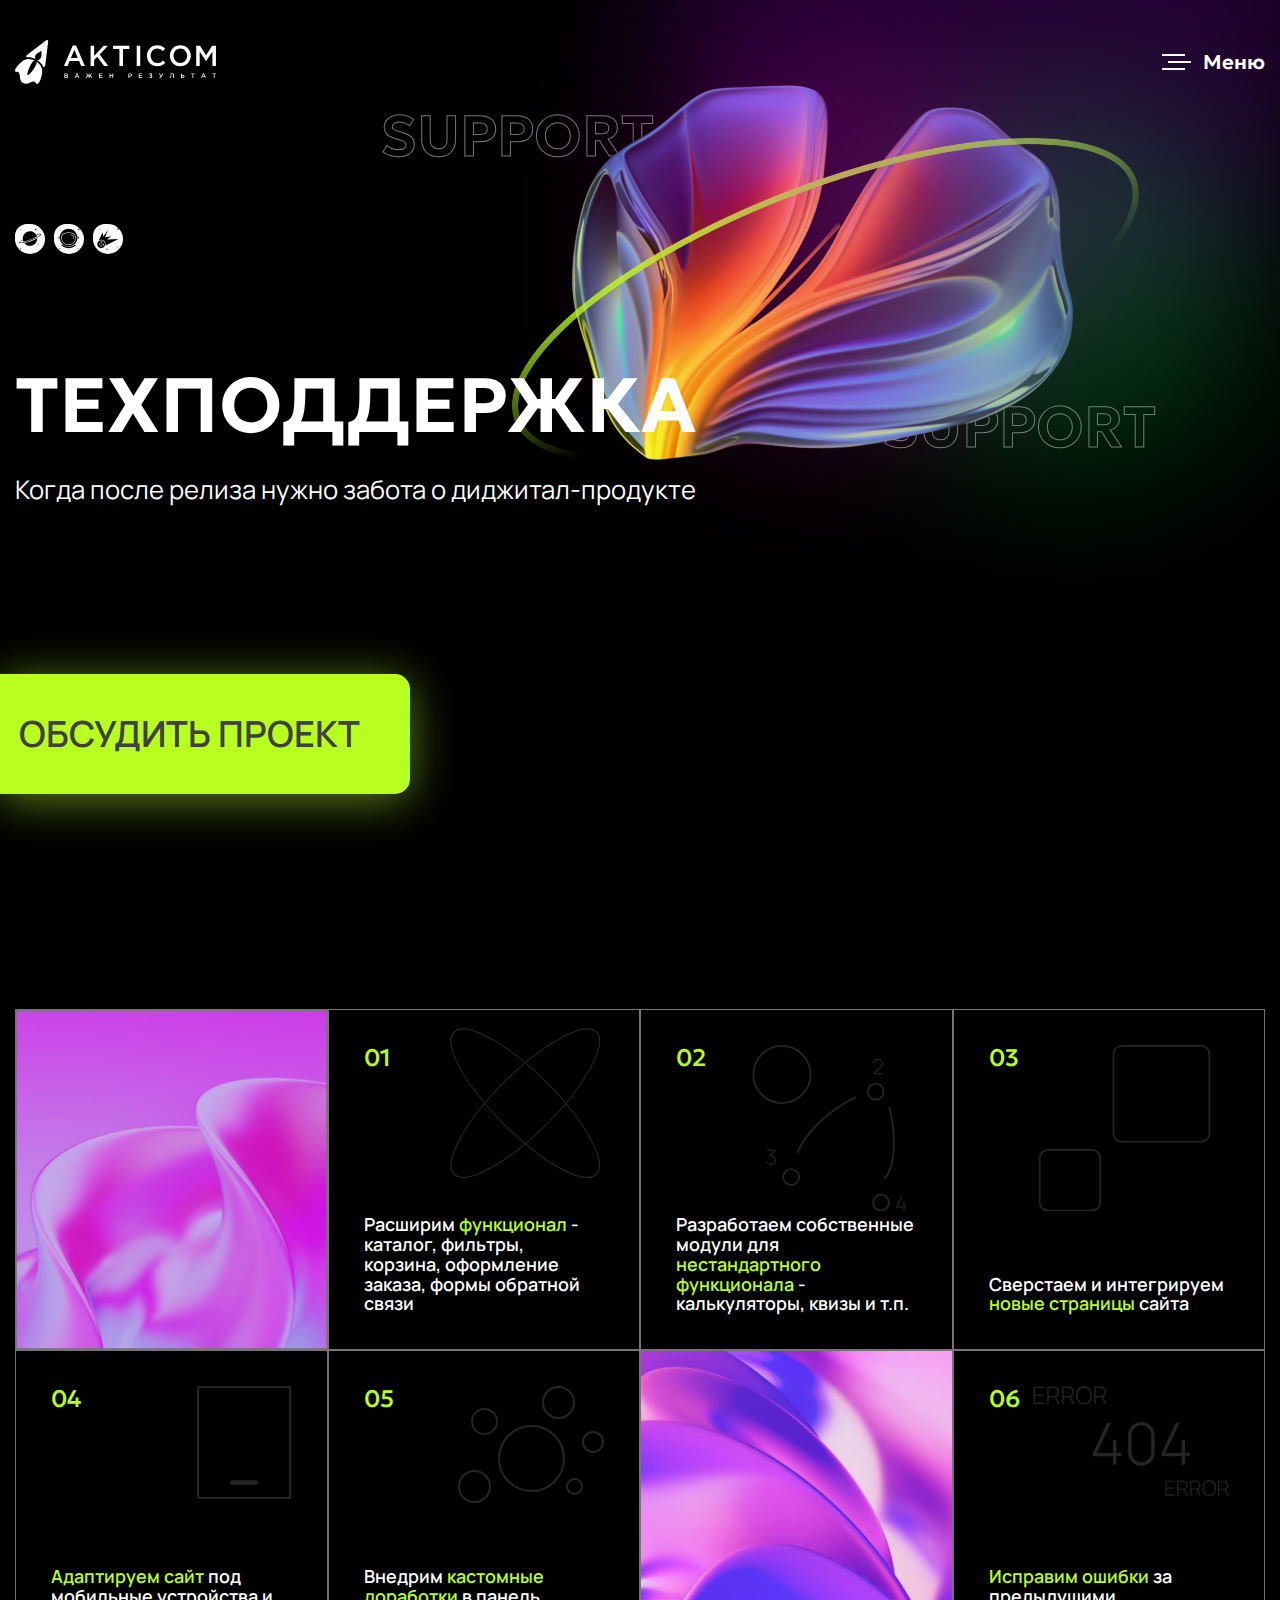
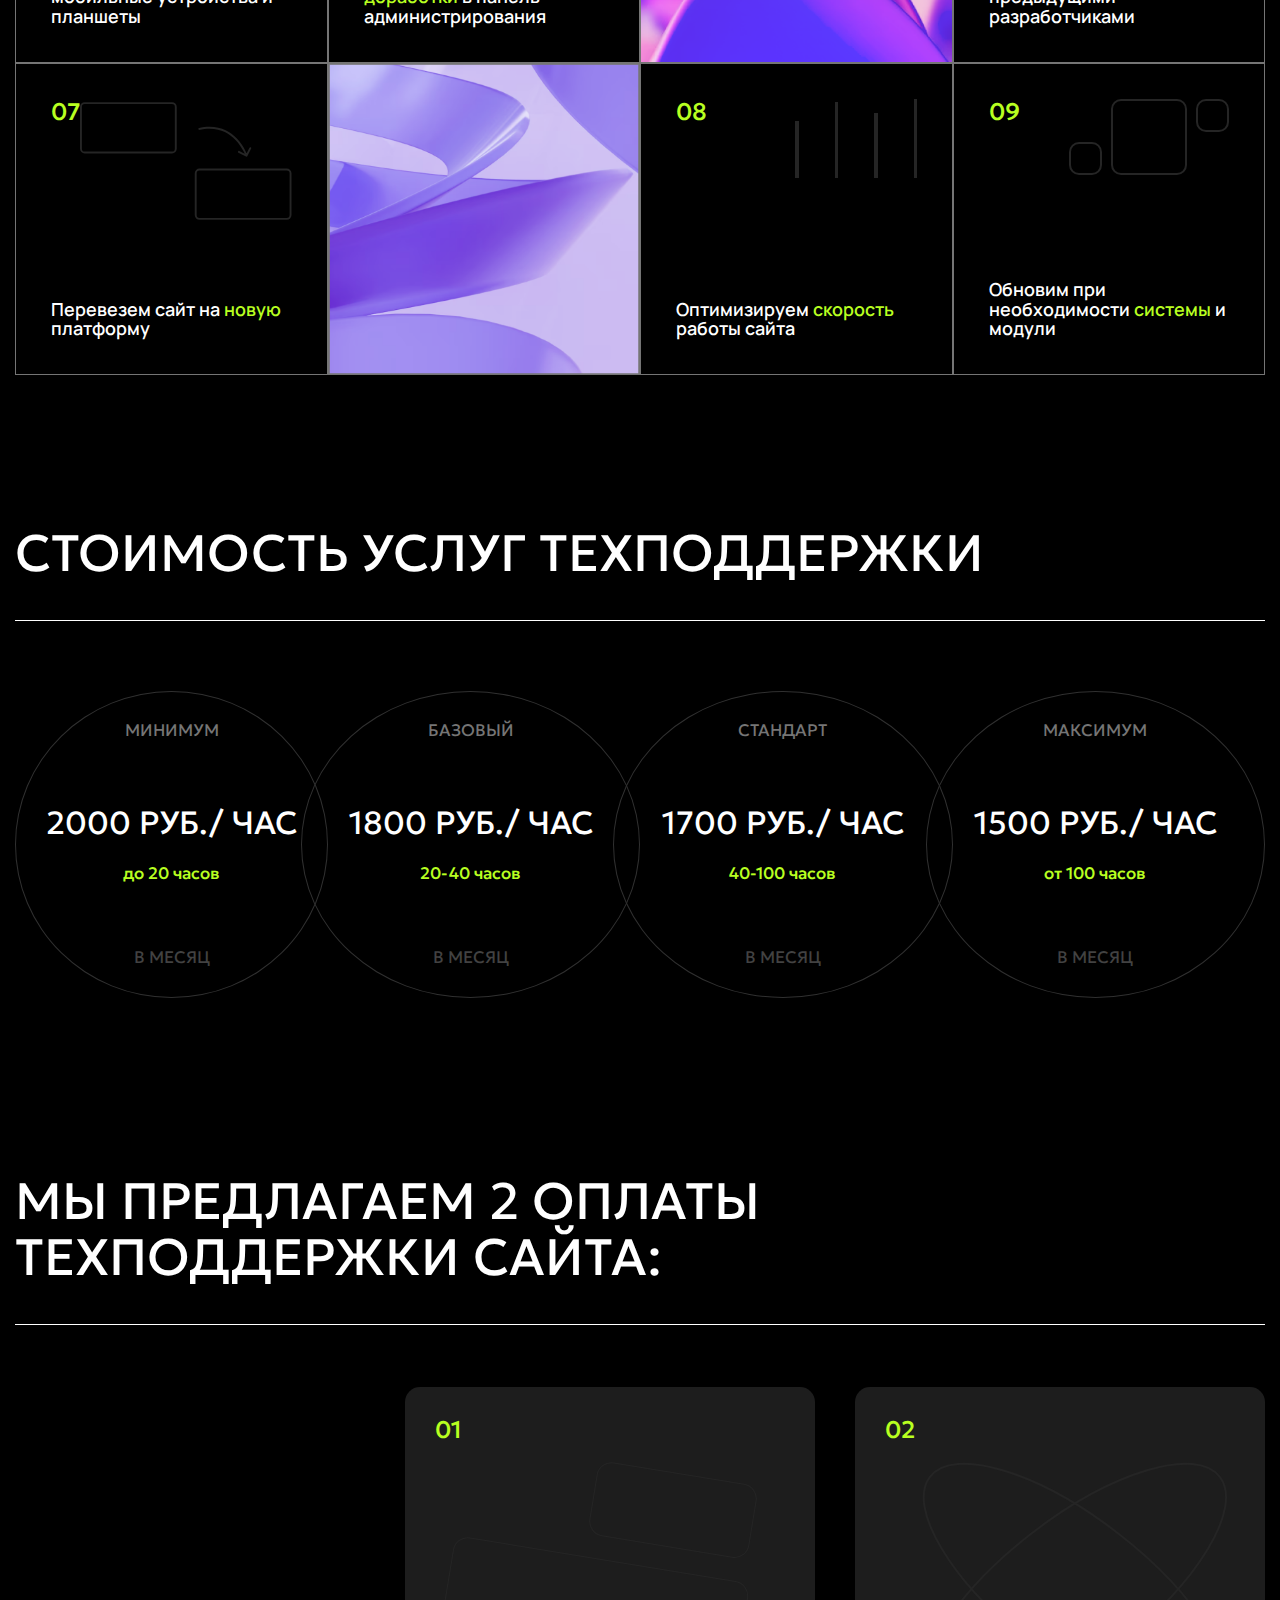
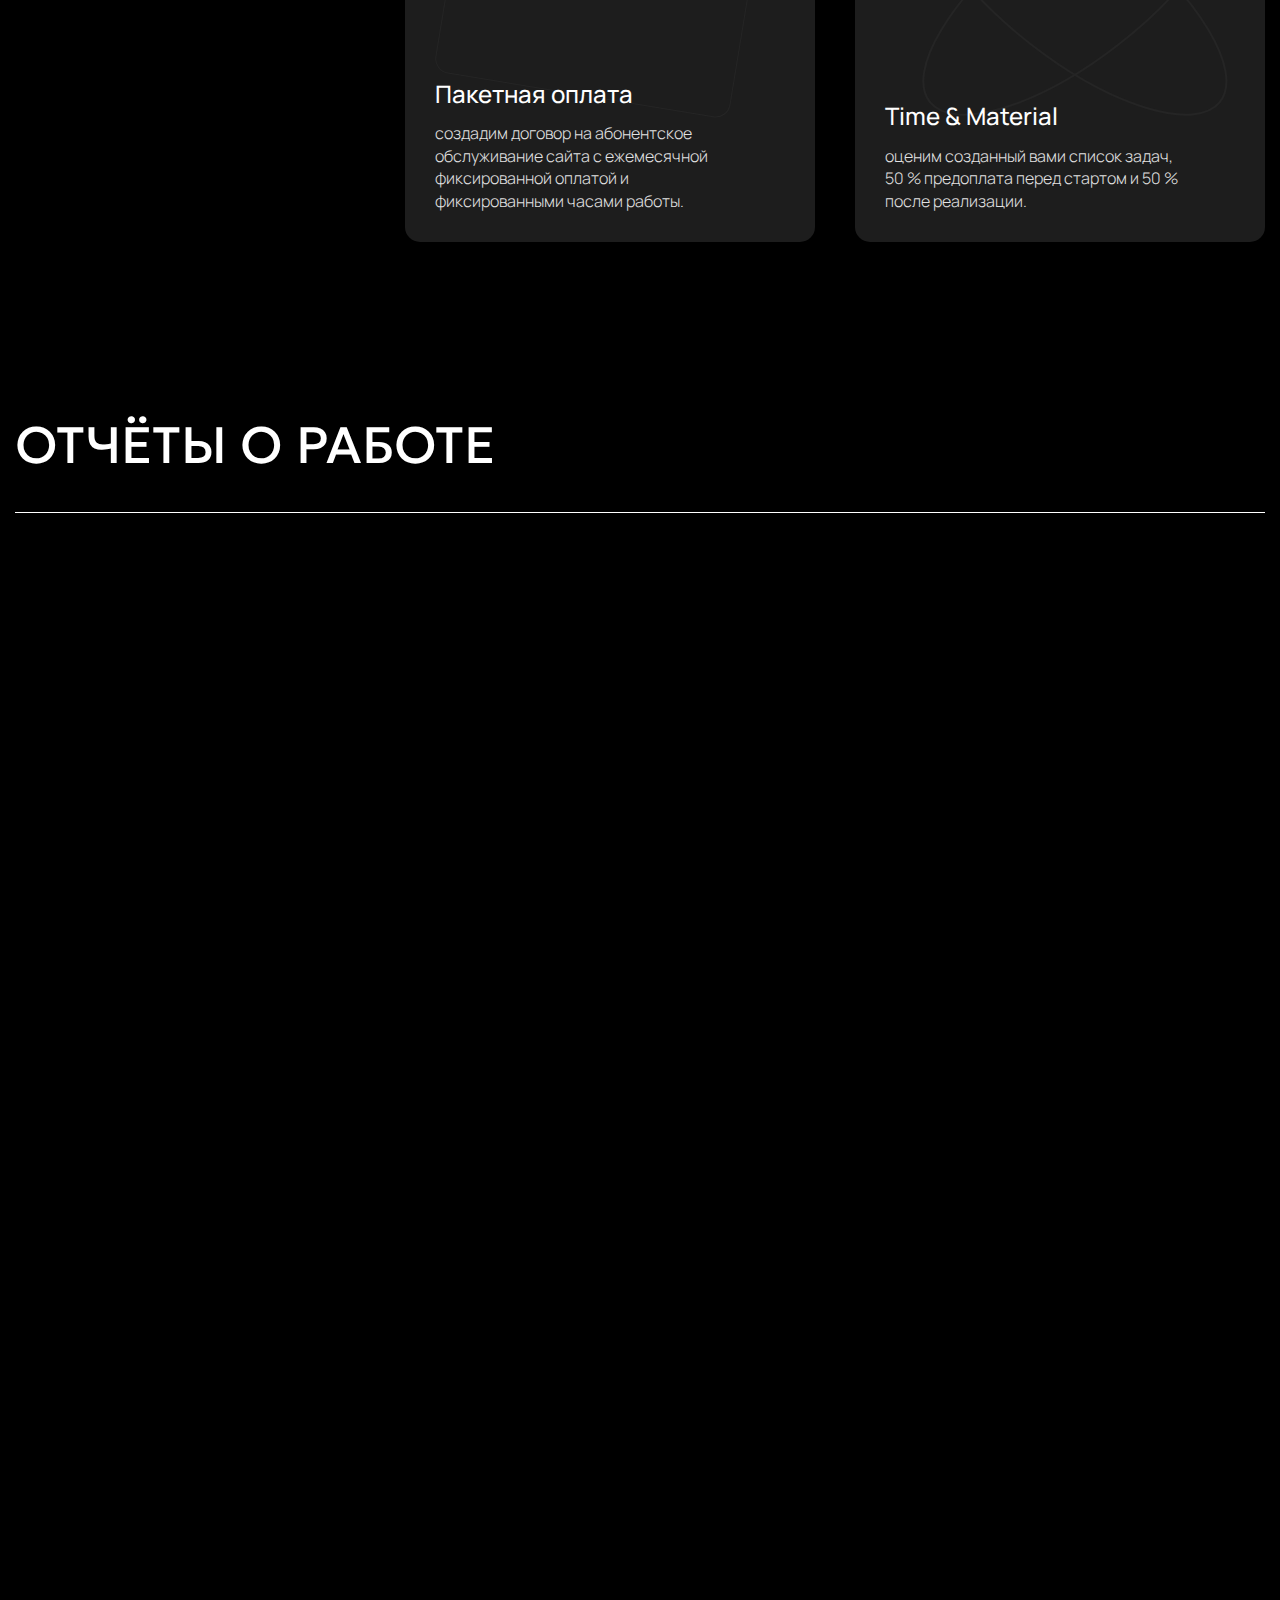
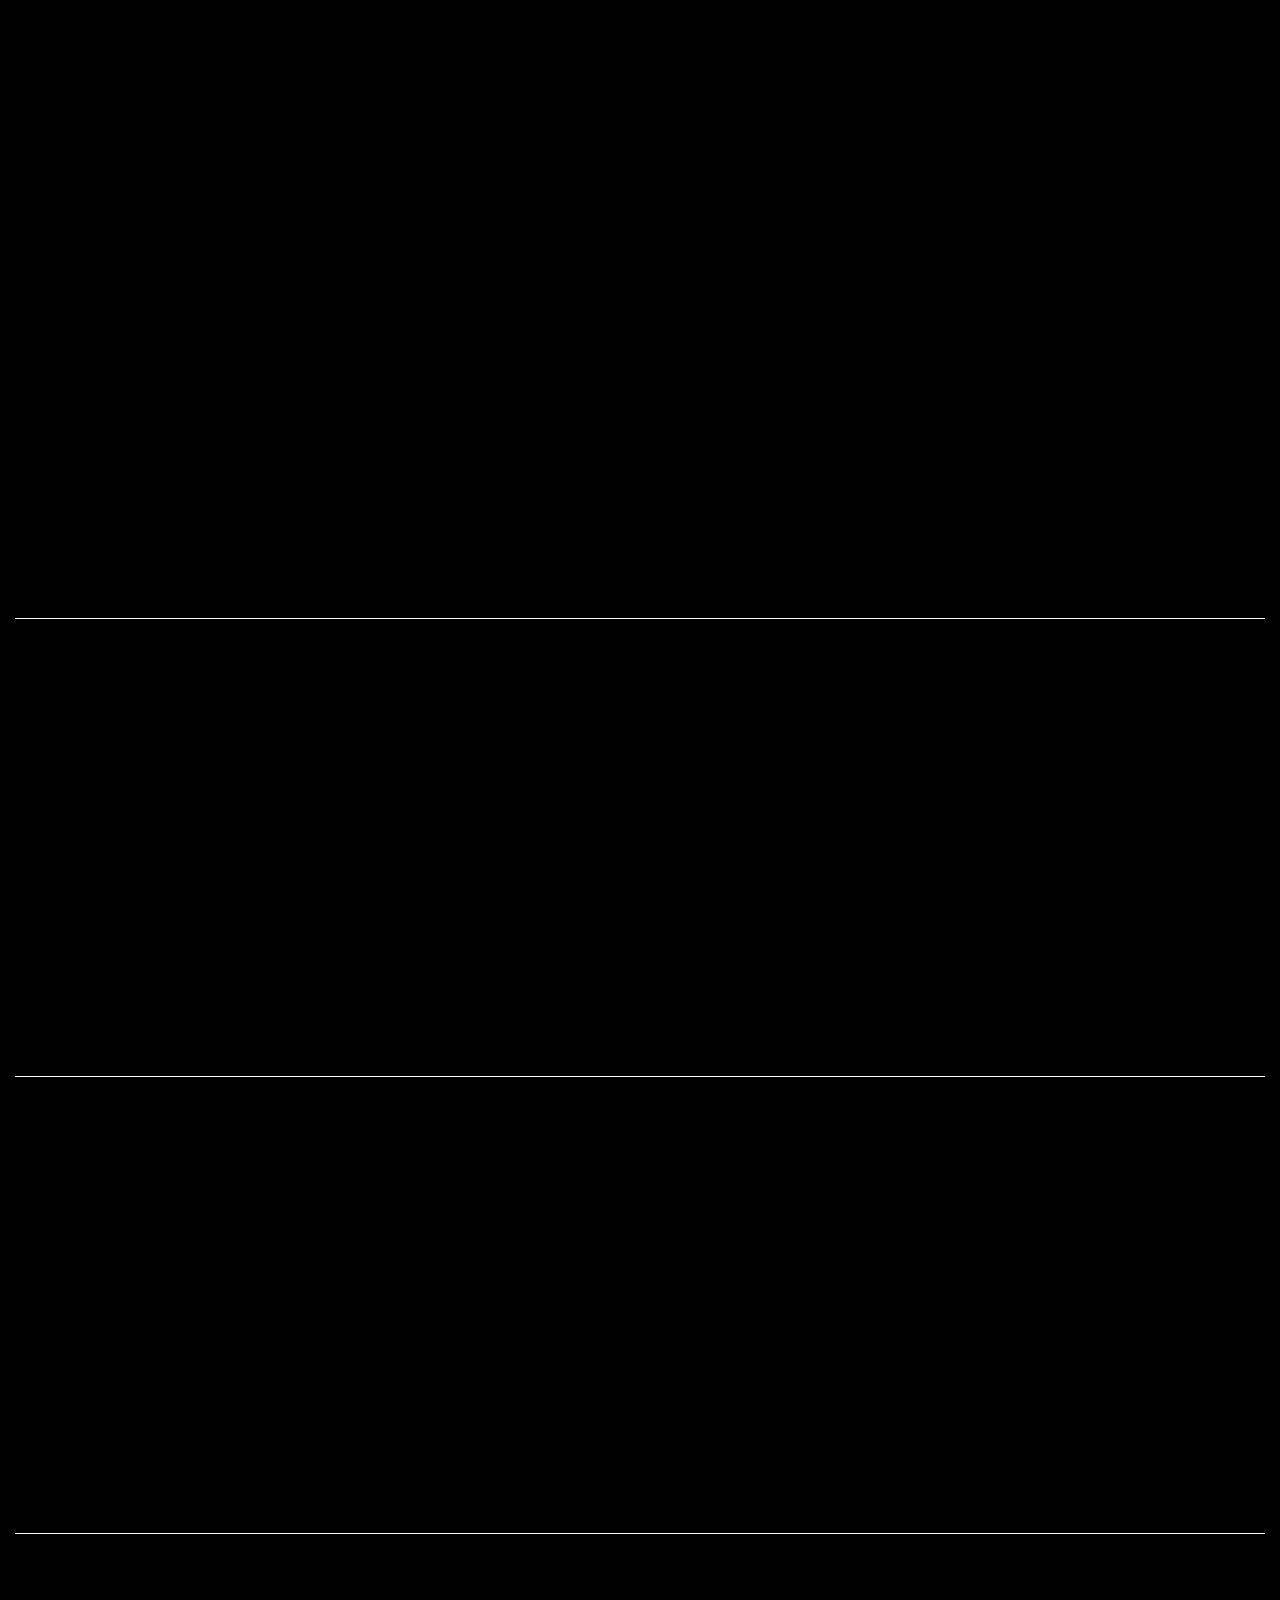
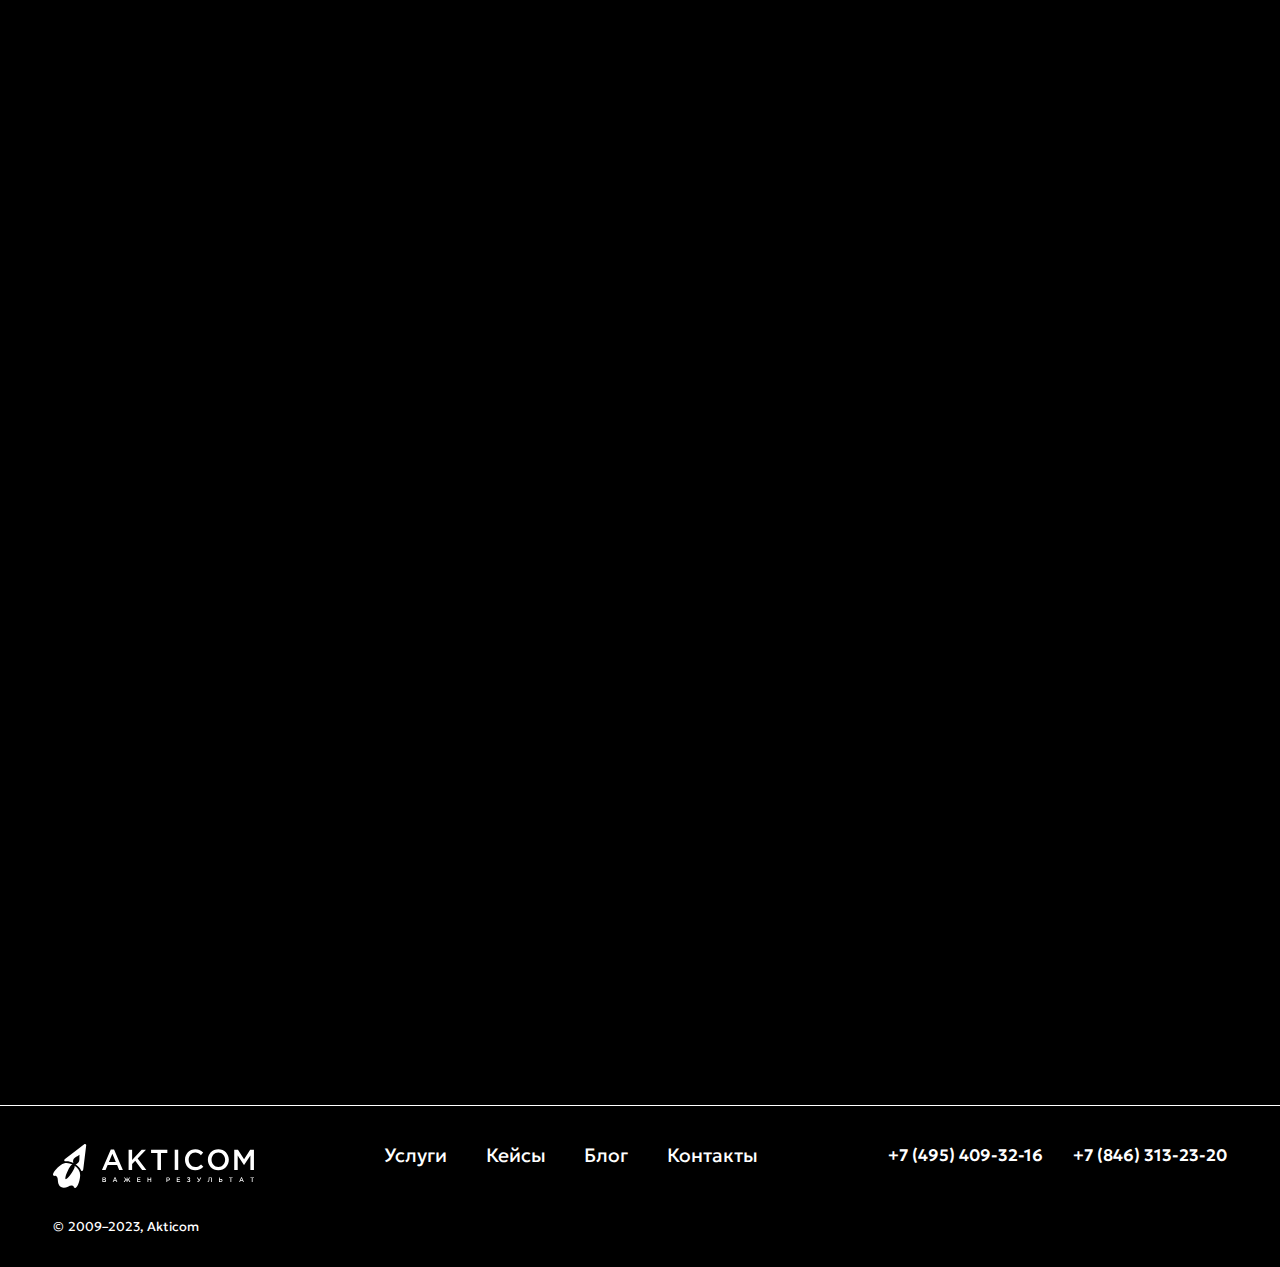
<file: support.html>
<!DOCTYPE html>
<html lang="en">
<head>
    <meta charset="UTF-8">
    <meta name="viewport" content="width=device-width, initial-scale=1.0">
    <link rel="stylesheet" href="/css/reset.css">
    <link rel="stylesheet" href="/css/style.css">
    <link rel="stylesheet" href="/css/animate.css">
    <link rel="stylesheet" href="https://cdn.jsdelivr.net/npm/swiper@9/swiper-bundle.min.css"/>

    <title>AKTICOM</title>
</head>
<body>
    <div class="preloader" id="page-preloader">
        <div class="loader">
            <span id="load_perc">
                0%
            </span>
        </div>
        <div class="progress-bar">
            <span class="progress" id="progress">
                
            </span>
        </div>
    </div>

    <section class="wrapper">

        <header class="header">
            <div class="menus">
            <div class="container">
                <div class="header__wrapper _anim-items _anim-no-hide _anim-from-top">
                    <a href="/index.html" class="header__logo logo">
                        <img src="/img/Logo.svg" alt="">
                    </a>
                    <div class="burger">
                        <div class="header__burger">
                            <span></span>
                        </div>
                        <div class="header__burger-text">
                            Меню
                        </div>
                    </div>
                </div>
                
                <div class="header__menu menu">
                    <div class="container">
                        <div class="menu__wrapper">
                            <div class="menu__top">

                                <ul class="menu__list">
                                    <li>
                                        <a href="#" class="menu__link link menu__link-opens">
                                            Услуги
                                        </a>
                                        <ul class="sub-menu__list">
                                            <li>
                                                <a href="#" class="sub-menu__link link">
                                                    Дизайн
                                                </a>
                                                <ul class="sub-sub-menu__list">
                                                    <li>
                                                        <a href="" class="sub-sub-menu__link link">
                                                            Дизайн сайтов
                                                        </a>
                                                    </li>
                                                    <li>
                                                        <a href="" class="sub-sub-menu__link link">
                                                            Дизайн мобильного приложения
                                                        </a>
                                                    </li>
                                                    <li>
                                                        <a href="" class="sub-sub-menu__link link">
                                                            Дизайн корпоративных сайтов
                                                        </a>
                                                    </li>
                                                    <li>
                                                        <a href="" class="sub-sub-menu__link link">
                                                            Дизайн интернет-магазина
                                                        </a>
                                                    </li>
                                                </ul>
                                            </li>
                                            <li>
                                                <a href="#" class="sub-menu__link link">
                                                    Разработка
                                                </a>
                                                <ul class="sub-sub-menu__list">
                                                    <li>
                                                        <a href="" class="sub-sub-menu__link link">
                                                            Разработка сайтов
                                                        </a>
                                                    </li>
                                                    <li>
                                                        <a href="" class="sub-sub-menu__link link">
                                                            Разработка мобильного приложения
                                                        </a>
                                                    </li>
                                                    <li>
                                                        <a href="" class="sub-sub-menu__link link">
                                                            Разработка корпоративных сайтов
                                                        </a>
                                                    </li>
                                                    <li>
                                                        <a href="" class="sub-sub-menu__link link">
                                                            Разработка интернет-магазина
                                                        </a>
                                                    </li>
                                                </ul>
                                            </li>
                                            <li>
                                                <a href="#" class="sub-menu__link link">
                                                    Аналитика
                                                </a>
                                                <ul class="sub-sub-menu__list">
                                                    <li>
                                                        <a href="" class="sub-sub-menu__link link">
                                                            Аналитика сайтов
                                                        </a>
                                                    </li>
                                                    <li>
                                                        <a href="" class="sub-sub-menu__link link">
                                                            Аналитика мобильного приложения
                                                        </a>
                                                    </li>
                                                    <li>
                                                        <a href="" class="sub-sub-menu__link link">
                                                            Аналитика корпоративных сайтов
                                                        </a>
                                                    </li>
                                                    <li>
                                                        <a href="" class="sub-sub-menu__link link">
                                                            Аналитика интернет-магазина
                                                        </a>
                                                    </li>
                                                </ul>
                                            </li>
                                            <li>
                                                <a href="#" class="sub-menu__link link">
                                                    Продвижение
                                                </a>
                                                <ul class="sub-sub-menu__list">
                                                    <li>
                                                        <a href="" class="sub-sub-menu__link link">
                                                            Продвижение сайтов
                                                        </a>
                                                    </li>
                                                    <li>
                                                        <a href="" class="sub-sub-menu__link link">
                                                            Продвижение мобильного приложения
                                                        </a>
                                                    </li>
                                                    <li>
                                                        <a href="" class="sub-sub-menu__link link">
                                                            Продвижение корпоративных сайтов
                                                        </a>
                                                    </li>
                                                    <li>
                                                        <a href="" class="sub-sub-menu__link link">
                                                            Продвижение интернет-магазина
                                                        </a>
                                                    </li>
                                                </ul>
                                            </li>
                                            <li>
                                                <a href="#" class="sub-menu__link link">
                                                    Реклама
                                                </a>
                                                <ul class="sub-sub-menu__list">
                                                    <li>
                                                        <a href="" class="sub-sub-menu__link link">
                                                            Реклама сайтов
                                                        </a>
                                                    </li>
                                                    <li>
                                                        <a href="" class="sub-sub-menu__link link">
                                                            Реклама мобильного приложения
                                                        </a>
                                                    </li>
                                                    <li>
                                                        <a href="" class="sub-sub-menu__link link">
                                                            Реклама корпоративных сайтов
                                                        </a>
                                                    </li>
                                                    <li>
                                                        <a href="" class="sub-sub-menu__link link">
                                                            Реклама интернет-магазина
                                                        </a>
                                                    </li>
                                                </ul>
                                            </li>
                                            <li>
                                                <a href="#" class="sub-menu__link link">
                                                    Техподдержка
                                                </a>
                                                <ul class="sub-sub-menu__list">
                                                    <li>
                                                        <a href="" class="sub-sub-menu__link link">
                                                            Техподдержка сайтов
                                                        </a>
                                                    </li>
                                                    <li>
                                                        <a href="" class="sub-sub-menu__link link">
                                                            Техподдержка мобильного приложения
                                                        </a>
                                                    </li>
                                                    <li>
                                                        <a href="" class="sub-sub-menu__link link">
                                                            Техподдержка корпоративных сайтов
                                                        </a>
                                                    </li>
                                                    <li>
                                                        <a href="" class="sub-sub-menu__link link">
                                                            Техподдержка интернет-магазина
                                                        </a>
                                                    </li>
                                                </ul>
                                            </li>
                                        </ul>
                                    </li>
                                    <li>
                                        <a href="#" class="menu__link link">
                                            КЕЙСЫ
                                        </a>
                                    </li>
                                    <li>
                                        <a href="#" class="menu__link link">
                                            БЛОГ
                                        </a>
                                    </li>
                                    <li>
                                        <a href="#" class="menu__link link">
                                            КОНТАКТЫ
                                        </a>
                                    </li>
                                </ul>


                            </div>
                            <div class="menu__bottom">
                                <ul class="bottom-menu__list">
                                    <li>
                                        <a href="" class="bottom-menu__link link">
                                            +7 (846) 313-23-20
                                        </a>
                                    </li>
                                    <li>
                                        <a href="" class="bottom-menu__link link">
                                            +7 (846) 313-23-20
                                        </a>
                                    </li>
                                    <li>
                                        <a href="" class="bottom-menu__link link">
                                            mail@akticom.ru
                                        </a>
                                    </li>
                                    <li>
                                        <a href="" class="bottom-menu__link bottom-menu__btn green-btn">
                                            Обсудить проект
                                        </a>
                                    </li>
                                </ul>
                            </div>
                        </div>
                    </div>
                </div>
                
            </div>
        </div>
        </header>







        <main class="main">

            <div class="base">
                <a class="base-btn  _anim-items _anim-no-hide _anim-from-left">
                    Обсудить проект
                </a>
                <div class="container">
                    <div class="base__tabs tabs-base">
                        
                        <div class="tabs-base__default">
                            
                            <div class="item-tabs-base__btns  _anim-items _anim-no-hide _anim-from-left">
                                <div class="item-tabs-base_btn">
                                    <svg width="30.000000" height="30.000000" viewBox="0 0 30 30" fill="none" xmlns="http://www.w3.org/2000/svg" xmlns:xlink="http://www.w3.org/1999/xlink">
                              
                                        <defs>
                                            <clipPath id="clip407_433">
                                                <rect id="svg-gobbler - 2023-11-15T114227.759 1" width="24.000000" height="24.000000" transform="translate(3.000000 3.000000)" fill="white" fill-opacity="0"/>
                                            </clipPath>
                                        </defs>
                                        <circle id="Ellipse 6" cx="15.000000" cy="15.000000" r="15.000000" fill="#FFFFFF" fill-opacity="1.000000"/>
                                        <rect id="svg-gobbler - 2023-11-15T114227.759 1" width="24.000000" height="24.000000" transform="translate(3.000000 3.000000)" fill="#FFFFFF" fill-opacity="0"/>
                                        <g clip-path="url(#clip407_433)">
                                            <path id="Vector" d="M8.52344 17.7397C12.459 16.6309 18.2969 14.3345 21.9385 12.4604C20.7812 8.48535 16.3584 6.2085 12.3516 7.7854C8.41895 9.33228 6.63184 13.936 8.52344 17.7397ZM20.7158 6.16968C21.1309 6.16968 21.4688 5.83179 21.4688 5.41626C21.4688 5.00098 21.1309 4.66309 20.7158 4.66309C20.3008 4.66309 19.9619 5.00098 19.9619 5.41626C19.9619 5.83179 20.3008 6.16968 20.7158 6.16968ZM5.66016 24.1509C5.33301 24.1509 5.06738 24.4167 5.06738 24.7439C5.06738 25.071 5.33301 25.3369 5.66016 25.3369C5.9873 25.3369 6.25391 25.071 6.25391 24.7439C6.25391 24.4167 5.9873 24.1509 5.66016 24.1509Z" fill="#000000" fill-opacity="1.000000" fill-rule="nonzero"/>
                                            <path id="Vector" d="M25.9932 10.1912C25.8193 9.74878 24.4941 9.48193 21.3438 10.1455C21.4775 10.3389 21.6016 10.5381 21.7158 10.7429C22.6465 10.4905 23.3994 10.3276 23.9512 10.2588C24.6895 10.167 25.0508 10.2451 25.1582 10.5198C25.2666 10.7932 25.0586 11.094 24.4639 11.5259C21.1758 13.9126 8.51855 18.813 5.53906 18.813C5.1377 18.813 4.92188 18.7173 4.8418 18.5151C4.7334 18.2397 4.94629 17.9351 5.55371 17.4971C6.00488 17.1716 6.66406 16.7798 7.51367 16.332C7.45801 16.104 7.41309 15.8738 7.37891 15.6416C4.62109 17.3018 3.83301 18.4004 4.00781 18.8438C4.18848 19.3032 5.60156 19.5715 8.99316 18.8162C13.5078 17.8093 19.7197 15.3286 23.4551 12.8689C25.5586 11.4841 26.1455 10.5776 25.9932 10.1912Z" fill="#000000" fill-opacity="1.000000" fill-rule="nonzero"/>
                                            <path id="Vector" d="M9.47266 19.1868C11.4551 21.5325 14.7695 22.3828 17.6494 21.2493C20.5762 20.0977 22.4209 17.2178 22.2324 14.1648C18.7012 16.1826 13.6172 18.2109 9.47266 19.1868Z" fill="#000000" fill-opacity="1.000000" fill-rule="nonzero"/>
                                            <path id="Vector" d="M23.5898 20.1929C23.5898 20.418 23.4072 20.6003 23.1826 20.6003C22.958 20.6003 22.7754 20.418 22.7754 20.1929C22.7754 19.968 22.958 19.7856 23.1826 19.7856C23.4072 19.7856 23.5898 19.968 23.5898 20.1929Z" fill="#000000" fill-opacity="1.000000" fill-rule="evenodd"/>
                                            <path id="Vector" d="M6.36816 5.82349C6.36816 6.04858 6.18555 6.23096 5.96094 6.23096C5.73633 6.23096 5.55371 6.04858 5.55371 5.82349C5.55371 5.59863 5.73633 5.41626 5.96094 5.41626C6.18555 5.41626 6.36816 5.59863 6.36816 5.82349Z" fill="#000000" fill-opacity="1.000000" fill-rule="evenodd"/>
                                        </g>
                                    </svg>
                                    
                                </div>
                                <div class="item-tabs-base_btn">
                                    <svg width="30.000000" height="30.000000" viewBox="0 0 30 30" fill="none" xmlns="http://www.w3.org/2000/svg" xmlns:xlink="http://www.w3.org/1999/xlink">
                                        <defs>
                                            <clipPath id="clip407_443">
                                                <rect id="svg-gobbler - 2023-11-15T114354.932 1" width="24.000000" height="24.000000" transform="translate(3.000000 3.000000)" fill="white" fill-opacity="0"/>
                                            </clipPath>
                                        </defs>
                                        <circle id="Ellipse 6" cx="15.000000" cy="15.000000" r="15.000000" fill="#FFFFFF" fill-opacity="1.000000"/>
                                        <rect id="svg-gobbler - 2023-11-15T114354.932 1" width="24.000000" height="24.000000" transform="translate(3.000000 3.000000)" fill="#FFFFFF" fill-opacity="0"/>
                                        <g clip-path="url(#clip407_443)">
                                            <path id="Vector" d="M14.6006 4.78882C9.52637 4.78882 5.46582 9.06787 5.76953 14.166C6.14355 20.4421 12.8047 24.3213 18.4424 21.6028C21.4014 20.1702 23.4473 17.1367 23.4473 13.6343C23.4473 8.75684 19.4785 4.78882 14.6006 4.78882ZM14.6006 21.0083C10.5352 21.0083 7.22754 17.7002 7.22754 13.6343C7.22754 9.54785 10.4795 8.43604 14.5654 8.43604C18.6318 8.43604 21.9736 9.5354 21.9736 13.6343C21.9736 17.7002 18.666 21.0083 14.6006 21.0083Z" fill="#000000" fill-opacity="1.000000" fill-rule="nonzero"/>
                                            <path id="Vector" d="M8.64648 20.7981L6.77148 20.7981C10.9795 25.3962 18.2227 25.3943 22.4287 20.7981L20.5537 20.7981C17.1328 23.6465 12.1084 23.6804 8.64648 20.7981ZM14.5645 8.90479C10.7598 8.90479 7.69629 9.84106 7.69629 13.6343C7.69629 17.4419 10.793 20.5398 14.6006 20.5398C18.4072 20.5398 21.5039 17.4419 21.5039 13.6343C21.5039 10.4075 19.2988 8.90479 14.5645 8.90479ZM20.0566 14.7524C20.0459 14.8052 20.0176 14.8528 19.9756 14.887C19.9336 14.9211 19.8818 14.9397 19.8271 14.9397C19.6787 14.9397 19.5684 14.8032 19.5977 14.6584C19.666 14.3218 19.7012 13.9792 19.7002 13.6357C19.7002 12.1367 19.1133 11.2683 16.9033 10.8848C16.8428 10.8733 16.7891 10.8386 16.7529 10.7881C16.7178 10.7373 16.7041 10.6748 16.7148 10.6143C16.7256 10.5535 16.7598 10.4993 16.8096 10.4634C16.8604 10.4275 16.9219 10.4131 16.9834 10.4229C18.1289 10.6216 18.9629 10.9868 19.4629 11.5081C19.9385 11.9995 20.1689 12.6956 20.1689 13.636C20.1689 14.0127 20.1318 14.3882 20.0566 14.7524ZM5.80762 24.1509C5.48047 24.1509 5.21484 24.417 5.21484 24.7439C5.21484 25.071 5.48047 25.3372 5.80762 25.3372C6.13477 25.3372 6.40039 25.071 6.40039 24.7439C6.40039 24.417 6.13477 24.1509 5.80762 24.1509ZM5.39551 12.1948C4.90332 12.2559 4.52148 12.677 4.52148 13.1863L4.52148 14.084C4.52148 14.593 4.90332 15.0142 5.39551 15.0752C5.25293 14.1543 5.24316 13.1724 5.39551 12.1948ZM23.832 12.1948C23.9805 13.1494 23.9805 14.1208 23.832 15.0752C24.3252 15.0144 24.708 14.593 24.708 14.084L24.708 13.1863C24.708 12.677 24.3252 12.2559 23.832 12.1948ZM24.7246 4.66309C24.3096 4.66309 23.9717 5.00098 23.9717 5.41626C23.9717 5.83179 24.3096 6.16968 24.7246 6.16968C25.1406 6.16968 25.4785 5.83179 25.4785 5.41626C25.4785 5.00098 25.1406 4.66309 24.7246 4.66309Z" fill="#000000" fill-opacity="1.000000" fill-rule="nonzero"/>
                                            <path id="Vector" d="M24.5518 24.3364C24.5518 24.5615 24.3691 24.7439 24.1445 24.7439C23.9199 24.7439 23.7373 24.5615 23.7373 24.3364C23.7373 24.1116 23.9199 23.9292 24.1445 23.9292C24.3691 23.9292 24.5518 24.1116 24.5518 24.3364Z" fill="#000000" fill-opacity="1.000000" fill-rule="evenodd"/>
                                            <path id="Vector" d="M6.51562 5.82349C6.51562 6.04858 6.33301 6.23096 6.1084 6.23096C5.88379 6.23096 5.70117 6.04858 5.70117 5.82349C5.70117 5.59863 5.88379 5.41626 6.1084 5.41626C6.33301 5.41626 6.51562 5.59863 6.51562 5.82349Z" fill="#000000" fill-opacity="1.000000" fill-rule="evenodd"/>
                                        </g>
                                    </svg>
                                    
                                </div>
                                <div class="item-tabs-base_btn">
                                    <svg width="30.000000" height="30.000000" viewBox="0 0 30 30" fill="none" xmlns="http://www.w3.org/2000/svg" xmlns:xlink="http://www.w3.org/1999/xlink">

                                        <defs>
                                            <clipPath id="clip407_453">
                                                <rect id="svg-gobbler - 2023-11-15T114438.691 1" width="24.000000" height="24.000000" transform="translate(3.000000 3.000000)" fill="white" fill-opacity="0"/>
                                            </clipPath>
                                        </defs>
                                        <circle id="Ellipse 6" cx="15.000000" cy="15.000000" r="15.000000" fill="#FFFFFF" fill-opacity="1.000000"/>
                                        <rect id="svg-gobbler - 2023-11-15T114438.691 1" width="24.000000" height="24.000000" transform="translate(3.000000 3.000000)" fill="#FFFFFF" fill-opacity="0"/>
                                        <g clip-path="url(#clip407_453)">
                                            <path id="Vector" d="M13.9023 24.5645C13.5752 24.5645 13.3096 24.8306 13.3096 25.1577C13.3096 25.4846 13.5752 25.7507 13.9023 25.7507C14.2295 25.7507 14.4961 25.4846 14.4961 25.1577C14.4961 24.8306 14.2295 24.5645 13.9023 24.5645ZM8.15332 16.28C5.9873 16.28 4.22461 18.0425 4.22461 20.2085C4.22461 22.3748 5.9873 24.137 8.15332 24.137C10.3193 24.137 12.0811 22.3745 12.0811 20.2085C12.0811 18.0425 10.3193 16.28 8.15332 16.28ZM6.74902 20.3088C6.75391 20.2903 6.75586 20.2715 6.75586 20.2524C6.75586 20.1265 6.65332 20.0242 6.52734 20.0242C6.4668 20.0242 6.4082 20.0483 6.36523 20.0911C6.32324 20.1338 6.29883 20.1919 6.29883 20.2524C6.29883 20.3259 6.33398 20.395 6.3916 20.4373C6.44238 20.4739 6.47656 20.5288 6.48633 20.5901C6.49609 20.6514 6.48047 20.7144 6.44434 20.7646C6.4082 20.8149 6.35254 20.8489 6.29199 20.8586C6.23047 20.8684 6.16797 20.8535 6.11719 20.8171C5.9375 20.687 5.83008 20.4758 5.83008 20.2524C5.83008 19.8682 6.14258 19.5554 6.52734 19.5554C6.91113 19.5554 7.22461 19.8682 7.22461 20.2524C7.22461 20.3142 7.2168 20.3743 7.20117 20.4307C7.19336 20.4604 7.17969 20.4883 7.16113 20.5127C7.14258 20.5371 7.11914 20.5576 7.0918 20.573C7.06543 20.5884 7.03613 20.5981 7.00586 20.6023C6.97461 20.6062 6.94434 20.604 6.91406 20.5962C6.88477 20.5881 6.85645 20.5742 6.83203 20.5557C6.80762 20.5369 6.78711 20.5134 6.77246 20.4868C6.74121 20.4329 6.73242 20.3689 6.74902 20.3088ZM8.47949 22.5615C8.38965 22.9082 8.07715 23.1501 7.71777 23.1501C7.65625 23.1501 7.59668 23.1255 7.55273 23.0815C7.50879 23.0376 7.4834 22.978 7.4834 22.9158C7.4834 22.8538 7.50879 22.7939 7.55273 22.75C7.59668 22.7061 7.65625 22.6814 7.71777 22.6814C7.75977 22.6816 7.80078 22.6733 7.83984 22.6575C7.87793 22.6416 7.91309 22.6182 7.94238 22.5886C7.97266 22.5593 7.99609 22.5242 8.01172 22.4858C8.02734 22.4473 8.03613 22.406 8.03613 22.3643C8.03613 22.1885 7.89355 22.0457 7.71777 22.0457C7.54297 22.0457 7.40039 22.1885 7.40039 22.3643C7.40039 22.4263 7.37598 22.4861 7.33203 22.53C7.28809 22.574 7.22852 22.5986 7.16602 22.5986C7.10449 22.5986 7.04492 22.574 7.00098 22.53C6.95703 22.4861 6.93164 22.4263 6.93164 22.3643C6.93164 21.9299 7.28418 21.5769 7.71777 21.5769C8.15137 21.5769 8.50488 21.9299 8.50488 22.3643C8.50488 22.4304 8.49609 22.4968 8.47949 22.5615ZM7.92871 18.5864C7.83984 18.5059 7.76758 18.4084 7.7168 18.2998C7.66504 18.1912 7.63574 18.0732 7.63086 17.9534C7.61914 17.7092 7.70312 17.4753 7.86816 17.2942C8.20801 16.9211 8.78809 16.894 9.16016 17.2332C9.2168 17.2852 9.26758 17.3438 9.30957 17.408C9.32715 17.4336 9.33887 17.4624 9.34473 17.4927C9.35059 17.5227 9.35059 17.554 9.34473 17.584C9.33887 17.6143 9.32715 17.6428 9.30957 17.6685C9.29297 17.6941 9.27051 17.7161 9.24512 17.7332C9.21973 17.7502 9.19043 17.762 9.16016 17.7681C9.12988 17.7739 9.09863 17.7739 9.06934 17.7678C9.03906 17.762 9.00977 17.75 8.98438 17.7329C8.95898 17.7156 8.93652 17.6936 8.91992 17.668C8.89844 17.636 8.87402 17.6064 8.84473 17.5803C8.66309 17.4146 8.37988 17.428 8.21387 17.6099C8.1748 17.6531 8.14453 17.7039 8.12402 17.7588C8.10449 17.814 8.0957 17.8726 8.09863 17.9312C8.10156 17.9897 8.11621 18.0471 8.14062 18.1001C8.16602 18.1533 8.20117 18.2007 8.24512 18.24C8.35156 18.3374 8.49316 18.376 8.63672 18.3467C8.66699 18.3403 8.69824 18.3398 8.72852 18.3455C8.75879 18.3511 8.78711 18.3628 8.81348 18.3796C8.83887 18.3967 8.86133 18.4185 8.87891 18.4441C8.89648 18.4697 8.9082 18.4985 8.91504 18.5288C8.9209 18.5591 8.9209 18.5903 8.91504 18.6206C8.90918 18.6509 8.89746 18.6799 8.88086 18.7056C8.86328 18.7314 8.84082 18.7534 8.81543 18.7708C8.79004 18.7878 8.76074 18.7998 8.73047 18.8059C8.66895 18.8186 8.60742 18.8247 8.5459 18.8247C8.31934 18.8245 8.09766 18.741 7.92871 18.5864ZM10.8086 20.9597C10.7461 21.2 10.6064 21.4128 10.4092 21.5649C10.2129 21.7168 9.97168 21.7993 9.72363 21.7993C9.66113 21.7993 9.60156 21.7747 9.55762 21.7307C9.51367 21.6868 9.48926 21.6272 9.48926 21.5649C9.48926 21.5027 9.51367 21.4431 9.55762 21.3992C9.60156 21.3552 9.66113 21.3306 9.72363 21.3306C10.0205 21.3306 10.2803 21.1299 10.3555 20.8425C10.3691 20.7888 10.376 20.7327 10.376 20.6768C10.376 20.3169 10.083 20.0242 9.72363 20.0242C9.36328 20.0242 9.07129 20.3169 9.07129 20.6768C9.07129 20.7864 9.09668 20.8906 9.14844 20.9863C9.17773 21.0413 9.18359 21.1055 9.16504 21.1648C9.14746 21.2244 9.10645 21.2742 9.05176 21.3035C8.99707 21.3328 8.93262 21.3391 8.87305 21.321C8.81348 21.303 8.76367 21.262 8.73438 21.207C8.64746 21.0437 8.60254 20.8616 8.60254 20.6768C8.60254 20.0583 9.10547 19.5554 9.72363 19.5554C10.3418 19.5554 10.8447 20.0583 10.8447 20.6768C10.8447 20.772 10.833 20.8669 10.8086 20.9597ZM25.0225 4.24927C24.6074 4.24927 24.2695 4.58716 24.2695 5.00244C24.2695 5.41797 24.6074 5.75586 25.0225 5.75586C25.4375 5.75586 25.7754 5.41797 25.7754 5.00244C25.7754 4.58716 25.4375 4.24927 25.0225 4.24927Z" fill="#000000" fill-opacity="1.000000" fill-rule="nonzero"/>
                                            <path id="Vector" d="M14.126 15.4097C14.1084 15.3621 14.1074 15.3101 14.1221 15.2617C14.1367 15.2131 14.167 15.1709 14.208 15.1409L18.2402 12.1838L12.3965 13.29C12.3555 13.2979 12.3125 13.2942 12.2725 13.2795C12.2324 13.2649 12.1973 13.2397 12.1709 13.2065C12.1445 13.1733 12.127 13.1338 12.1211 13.0916C12.1152 13.0496 12.1211 13.0066 12.1377 12.9675L15.2568 5.66553L10.5039 12.2241C10.4766 12.262 10.4385 12.2908 10.3945 12.3066C10.3506 12.3228 10.3027 12.3252 10.2578 12.314C10.2119 12.3025 10.1719 12.2778 10.1406 12.2432C10.1094 12.2085 10.0889 12.165 10.082 12.1187L9.54395 8.23755L5.78711 16.5032C6.4707 16.0654 7.28223 15.8113 8.15234 15.8113C10.5771 15.8113 12.5498 17.7839 12.5498 20.2085C12.5498 20.7642 12.4443 21.3149 12.2393 21.8313L25.417 14.8892L14.3604 15.564C14.3105 15.5669 14.2598 15.5537 14.2178 15.5259C14.1758 15.498 14.1436 15.4573 14.126 15.4097Z" fill="#000000" fill-opacity="1.000000" fill-rule="nonzero"/>
                                            <path id="Vector" d="M24.8486 23.9226C24.8486 24.1477 24.666 24.3301 24.4414 24.3301C24.2168 24.3301 24.0342 24.1477 24.0342 23.9226C24.0342 23.6978 24.2168 23.5154 24.4414 23.5154C24.666 23.5154 24.8486 23.6978 24.8486 23.9226Z" fill="#000000" fill-opacity="1.000000" fill-rule="evenodd"/>
                                            <path id="Vector" d="M6.81348 5.40967C6.81348 5.63477 6.63086 5.81714 6.40625 5.81714C6.18164 5.81714 5.99902 5.63477 5.99902 5.40967C5.99902 5.18481 6.18164 5.00244 6.40625 5.00244C6.63086 5.00244 6.81348 5.18481 6.81348 5.40967Z" fill="#000000" fill-opacity="1.000000" fill-rule="evenodd"/>
                                        </g>
                                    </svg>
                                    
                                </div>
                            </div>

                            <div class="background-image-pink-dop">
                                <img src="/img/pink.png" alt="">
                            </div>
                


                            <h1 class="item-tabs-base__main-text _anim-items _anim-no-hide _anim-fade-in-down">
                                Техподдержка
                            </h1>
                            <p class="item-tabs-base__support-text _anim-items _anim-no-hide _anim-fade-in-left">
                                Когда после релиза нужно забота о диджитал-продукте
                            </p>



                        
                            <div class="item-tabs-base__img is-active _anim-items _anim-no-hide _anim-from-right-bot base-background">
                                    <img class="item-tabs-base__img-back" src="/img/support.png" alt="">
                                    <img class="item-tabs-base__img-line-tab-support" src="/img/svg/line-support.png" alt="">
                                    <div class="item-tabs-base__texts">
                                        <p style="margin-left: -48%; margin-top: -6%">SUPPORT</p>
                                        <p style="margin-left: 135%; margin-top: 71%">SUPPORT</p>
                                    </div>
                                
                            </div>

                       


                        </div>  
                         
  
                    </div>
                </div>
            </div>



            <div class="function">
                <div class="container">
                    <div class="function__wrapper">
                        <div class="function__cards">
                            <div class="function__card f-card f-card__img">
                                <img src="/img/func-1.png" alt="">
                            </div>

                            <div class="function__card f-card">
                                <div class="f-card__header">
                                    <div class="f-card__num green-text">
                                        01
                                    </div>
                                    <div class="f-card__svg" style="margin-top: -25px; margin-right: -55px">
                                        <svg width="304.529297" height="272.000000" viewBox="0 0 304.529 272" fill="none" xmlns="http://www.w3.org/2000/svg" xmlns:xlink="http://www.w3.org/1999/xlink">
                                            <defs/>
                                            <ellipse id="Ellipse 50" rx="56.372536" ry="146.988968" transform="matrix(0.612553 0.612553 0.79043 -0.79043 152.412 136)" stroke="#252525" stroke-opacity="1.000000" stroke-width="2.000000"/>
                                            <ellipse id="Ellipse 51" rx="56.372536" ry="146.988968" transform="matrix(-0.612553 0.612553 -0.79043 -0.79043 152.119 136)" stroke="#252525" stroke-opacity="1.000000" stroke-width="2.000000"/>
                                        </svg>  
                                    </div>
                                </div>
                                <div class="f-card__text">
                                    Расширим <span>функционал</span> - каталог, фильтры, корзина, оформление заказа, формы обратной связи
                                </div>
                            </div>


                            <div class="function__card f-card">
                                <div class="f-card__header">
                                    <div class="f-card__num green-text">
                                        02
                                    </div>
                                    <div class="f-card__svg">
                                        <svg width="174.804688" height="189.000000" viewBox="0 0 174.805 189" fill="none" xmlns="http://www.w3.org/2000/svg" xmlns:xlink="http://www.w3.org/1999/xlink">
                                            <defs/>
                                            <path id="2" d="M137.2 33.192L137.224 31.872L145.168 24.66C145.872 24.028 146.332 23.424 146.548 22.848C146.764 22.264 146.872 21.64 146.872 20.976C146.872 20.224 146.692 19.54 146.332 18.924C145.972 18.308 145.484 17.82 144.868 17.46C144.26 17.092 143.576 16.908 142.816 16.908C142.04 16.908 141.344 17.096 140.728 17.472C140.112 17.848 139.624 18.344 139.264 18.96C138.912 19.576 138.736 20.248 138.736 20.976L137.344 20.976C137.344 19.96 137.588 19.044 138.076 18.228C138.564 17.404 139.22 16.752 140.044 16.272C140.876 15.792 141.804 15.552 142.828 15.552C143.86 15.552 144.784 15.8 145.6 16.296C146.424 16.784 147.076 17.44 147.556 18.264C148.036 19.088 148.276 19.996 148.276 20.988C148.276 21.676 148.196 22.292 148.036 22.836C147.884 23.372 147.64 23.876 147.304 24.348C146.968 24.812 146.536 25.28 146.008 25.752L138.508 32.556L138.22 31.836L148.276 31.836L148.276 33.192L137.2 33.192Z" fill="#252525" fill-opacity="1.000000" fill-rule="evenodd"/>
                                            <path id="3" d="M21.216 136.54C20.368 136.54 19.592 136.396 18.888 136.108C18.184 135.812 17.58 135.392 17.076 134.848C16.572 134.296 16.2 133.64 15.96 132.88L17.268 132.46C17.588 133.372 18.1 134.06 18.804 134.524C19.508 134.988 20.308 135.212 21.204 135.196C22.036 135.172 22.744 134.984 23.328 134.632C23.92 134.28 24.372 133.792 24.684 133.168C24.996 132.544 25.152 131.808 25.152 130.96C25.152 129.68 24.788 128.66 24.06 127.9C23.332 127.132 22.364 126.748 21.156 126.748C20.836 126.748 20.488 126.796 20.112 126.892C19.736 126.98 19.392 127.1 19.08 127.252L18.336 126.148L25.344 119.524L25.644 120.268L16.656 120.268L16.656 118.912L26.436 118.912L26.436 120.28L20.184 126.256L20.16 125.596C21.4 125.372 22.504 125.46 23.472 125.86C24.448 126.252 25.212 126.892 25.764 127.78C26.324 128.668 26.604 129.728 26.604 130.96C26.604 132.08 26.372 133.06 25.908 133.9C25.452 134.732 24.82 135.38 24.012 135.844C23.204 136.308 22.272 136.54 21.216 136.54Z" fill="#252525" fill-opacity="1.000000" fill-rule="evenodd"/>
                                            <path id="4" d="M171.432 188.192L171.432 184.688L163.2 184.688L163.2 183.332L169.068 170.912L170.616 170.912L164.748 183.332L171.432 183.332L171.432 178.112L172.824 178.112L172.824 183.332L174.804 183.332L174.804 184.688L172.824 184.688L172.824 188.192L171.432 188.192Z" fill="#252525" fill-opacity="1.000000" fill-rule="evenodd"/>
                                            <circle id="Ellipse 56" cx="44.000000" cy="150.000000" r="9.000000" stroke="#252525" stroke-opacity="1.000000" stroke-width="2.000000"/>
                                            <circle id="Ellipse 57" cx="146.000000" cy="179.000000" r="9.000000" stroke="#252525" stroke-opacity="1.000000" stroke-width="2.000000"/>
                                            <circle id="Ellipse 58" cx="140.000000" cy="53.000000" r="9.000000" stroke="#252525" stroke-opacity="1.000000" stroke-width="2.000000"/>
                                            <circle id="Ellipse 59" cx="33.500000" cy="33.500000" r="32.500000" stroke="#252525" stroke-opacity="1.000000" stroke-width="2.000000"/>
                                            <path id="Vector 8" d="M51 123C55.5 110.167 75.1992 79.3999 118 59" stroke="#252525" stroke-opacity="1.000000" stroke-width="2.000000"/>
                                            <path id="Vector 9" d="M155.266 70C160.059 87.8621 166.561 134.392 149.5 152.5" stroke="#252525" stroke-opacity="1.000000" stroke-width="2.000000"/>
                                        </svg>
                                          
                                    </div>
                                </div>
                                <div class="f-card__text">
                                    Разработаем собственные модули для <span>нестандартного функционала</span> - калькуляторы, квизы и т.п.
                                </div>
                            </div>


                            <div class="function__card f-card">
                                <div class="f-card__header">
                                    <div class="f-card__num green-text">
                                        03
                                    </div>
                                    <div class="f-card__svg">
                                        <svg width="209.000000" height="203.000000" viewBox="0 0 209 203" fill="none" xmlns="http://www.w3.org/2000/svg" xmlns:xlink="http://www.w3.org/1999/xlink">
                                            <defs/>
                                            <rect id="Rectangle 853" x="91.000000" y="1.000000" rx="10.000000" width="117.000000" height="117.000000" stroke="#252525" stroke-opacity="1.000000" stroke-width="2.000000"/>
                                            <rect id="Rectangle 854" x="1.000000" y="128.000000" rx="10.000000" width="74.000000" height="74.000000" stroke="#252525" stroke-opacity="1.000000" stroke-width="2.000000"/>
                                        </svg>
                                        
                                          
                                    </div>
                                </div>
                                <div class="f-card__text">
                                    Сверстаем и интегрируем <span>новые страницы</span> сайта
                                </div>
                            </div>


                            <div class="function__card f-card">
                                <div class="f-card__header">
                                    <div class="f-card__num green-text">
                                        04
                                    </div>
                                    <div class="f-card__svg">
                                        <svg width="95" height="113" viewBox="0 0 95 113" fill="none" xmlns="http://www.w3.org/2000/svg">
                                            <rect x="1" y="1" width="92.1667" height="111" rx="1" stroke="#252525" stroke-width="2"/>
                                            <rect x="32.959" y="94.1666" width="28.25" height="4.70833" rx="2.35417" fill="#252525"/>
                                        </svg>

                                          
                                    </div>
                                </div>
                                <div class="f-card__text">
                                    <span>Адаптируем сайт</span> под мобильные устройства и планшеты
                                </div>
                            </div>


                            <div class="function__card f-card">
                                <div class="f-card__header">
                                    <div class="f-card__num green-text">
                                        05
                                    </div>
                                    <div class="f-card__svg">
                                        <svg width="146" height="117" viewBox="0 0 146 117" fill="none" xmlns="http://www.w3.org/2000/svg">
                                            <circle cx="73.5" cy="72.5" r="32.5" stroke="#252525" stroke-width="2"/>
                                            <circle cx="26.5" cy="35.5" r="12.5" stroke="#252525" stroke-width="2"/>
                                            <circle cx="100.5" cy="16.5" r="15.5" stroke="#252525" stroke-width="2"/>
                                            <circle cx="135" cy="56" r="10" stroke="#252525" stroke-width="2"/>
                                            <circle cx="16.5" cy="100.5" r="15.5" stroke="#252525" stroke-width="2"/>
                                            <circle cx="116.5" cy="100.5" r="7.5" stroke="#252525" stroke-width="2"/>
                                        </svg>
                                            

                                          
                                    </div>
                                </div>
                                <div class="f-card__text">
                                    Внедрим <span>кастомные доработки</span> в панель администрирования
                                </div>
                            </div>



                            <div class="function__card f-card f-card__img">
                                <img src="/img/func-2.png" alt="">
                            </div>


                            <div class="function__card f-card">
                                <div class="f-card__header">
                                    <div class="f-card__num green-text">
                                        06
                                    </div>
                                    <div class="f-card__svg">
                                        <svg width="196" height="110" viewBox="0 0 196 110" fill="none" xmlns="http://www.w3.org/2000/svg">
                                            <path d="M148.608 78.8535V70.3411H128.609V67.0469L142.865 36.8745H146.625L132.37 67.0469H148.608V54.3657H151.989V67.0469H156.799V70.3411H151.989V78.8535H148.608Z" fill="#252525"/>
                                            <path d="M108.391 79.7281C105.923 79.7281 103.688 79.1353 101.686 77.9498C99.704 76.7643 98.12 75.1803 96.9345 73.198C95.749 71.1962 95.1562 68.9612 95.1562 66.493V49.235C95.1562 46.7668 95.749 44.5415 96.9345 42.5592C98.12 40.5574 99.704 38.9638 101.686 37.7783C103.688 36.5928 105.923 36 108.391 36C110.859 36 113.094 36.5928 115.096 37.7783C117.098 38.9638 118.682 40.5574 119.848 42.5592C121.034 44.5415 121.626 46.7668 121.626 49.235V66.493C121.626 68.9612 121.034 71.1962 119.848 73.198C118.682 75.1803 117.098 76.7643 115.096 77.9498C113.094 79.1353 110.859 79.7281 108.391 79.7281ZM108.391 76.4339C110.199 76.4339 111.841 75.9966 113.318 75.122C114.814 74.228 116.01 73.0328 116.904 71.5363C117.798 70.0399 118.245 68.3879 118.245 66.5805V49.1184C118.245 47.3304 117.798 45.6882 116.904 44.1917C116.01 42.6953 114.814 41.5097 113.318 40.6352C111.841 39.7412 110.199 39.2942 108.391 39.2942C106.584 39.2942 104.932 39.7412 103.435 40.6352C101.958 41.5097 100.773 42.6953 99.8789 44.1917C98.9849 45.6882 98.5379 47.3304 98.5379 49.1184V66.5805C98.5379 68.3879 98.9849 70.0399 99.8789 71.5363C100.773 73.0328 101.958 74.228 103.435 75.122C104.932 75.9966 106.584 76.4339 108.391 76.4339Z" fill="#252525"/>
                                            <path d="M79.9983 78.8535V70.3411H60V67.0469L74.2554 36.8745H78.016L63.7606 67.0469H79.9983V54.3657H83.3799V67.0469H88.19V70.3411H83.3799V78.8535H79.9983Z" fill="#252525"/>
                                            <path d="M0.68 18V0.719999H11.36V2.064H2.06V8.628H9.92V9.972H2.06V16.656H11.36V18H0.68ZM14.2503 18V0.719999H20.7663C20.9343 0.719999 21.1143 0.727999 21.3063 0.743999C21.5063 0.751999 21.7143 0.776 21.9303 0.816C22.7943 0.951999 23.5343 1.264 24.1503 1.752C24.7743 2.232 25.2503 2.84 25.5783 3.576C25.9063 4.304 26.0703 5.108 26.0703 5.988C26.0703 7.26 25.7303 8.368 25.0503 9.312C24.3703 10.256 23.4223 10.856 22.2063 11.112L21.8103 11.268H15.6303V18H14.2503ZM24.8943 18L21.4863 10.968L22.7703 10.32L26.5143 18H24.8943ZM15.6303 9.912H20.7423C20.8863 9.912 21.0503 9.904 21.2343 9.888C21.4263 9.872 21.6183 9.848 21.8103 9.816C22.4343 9.688 22.9543 9.436 23.3703 9.06C23.7863 8.676 24.0983 8.216 24.3063 7.68C24.5143 7.144 24.6183 6.58 24.6183 5.988C24.6183 5.396 24.5143 4.836 24.3063 4.308C24.0983 3.772 23.7863 3.316 23.3703 2.94C22.9543 2.556 22.4343 2.3 21.8103 2.172C21.6183 2.132 21.4263 2.104 21.2343 2.088C21.0503 2.072 20.8863 2.064 20.7423 2.064H15.6303V9.912ZM29.1566 18V0.719999H35.6726C35.8406 0.719999 36.0206 0.727999 36.2126 0.743999C36.4126 0.751999 36.6206 0.776 36.8366 0.816C37.7006 0.951999 38.4406 1.264 39.0566 1.752C39.6806 2.232 40.1566 2.84 40.4846 3.576C40.8126 4.304 40.9766 5.108 40.9766 5.988C40.9766 7.26 40.6366 8.368 39.9566 9.312C39.2766 10.256 38.3286 10.856 37.1126 11.112L36.7166 11.268H30.5366V18H29.1566ZM39.8006 18L36.3926 10.968L37.6766 10.32L41.4206 18H39.8006ZM30.5366 9.912H35.6486C35.7926 9.912 35.9566 9.904 36.1406 9.888C36.3326 9.872 36.5246 9.848 36.7166 9.816C37.3406 9.688 37.8606 9.436 38.2766 9.06C38.6926 8.676 39.0046 8.216 39.2126 7.68C39.4206 7.144 39.5246 6.58 39.5246 5.988C39.5246 5.396 39.4206 4.836 39.2126 4.308C39.0046 3.772 38.6926 3.316 38.2766 2.94C37.8606 2.556 37.3406 2.3 36.7166 2.172C36.5246 2.132 36.3326 2.104 36.1406 2.088C35.9566 2.072 35.7926 2.064 35.6486 2.064H30.5366V9.912ZM50.9628 18.36C49.2428 18.36 47.7988 17.98 46.6308 17.22C45.4628 16.452 44.5828 15.392 43.9908 14.04C43.3988 12.688 43.1028 11.128 43.1028 9.36C43.1028 7.592 43.3988 6.032 43.9908 4.68C44.5828 3.328 45.4628 2.272 46.6308 1.512C47.7988 0.743999 49.2428 0.36 50.9628 0.36C52.6828 0.36 54.1228 0.743999 55.2828 1.512C56.4508 2.272 57.3308 3.328 57.9228 4.68C58.5148 6.032 58.8108 7.592 58.8108 9.36C58.8108 11.128 58.5148 12.688 57.9228 14.04C57.3308 15.392 56.4508 16.452 55.2828 17.22C54.1228 17.98 52.6828 18.36 50.9628 18.36ZM50.9628 17.004C52.3788 17.012 53.5588 16.692 54.5028 16.044C55.4468 15.388 56.1548 14.484 56.6268 13.332C57.0988 12.18 57.3348 10.856 57.3348 9.36C57.3348 7.864 57.0988 6.54 56.6268 5.388C56.1548 4.236 55.4468 3.336 54.5028 2.688C53.5588 2.04 52.3788 1.716 50.9628 1.716C49.5468 1.708 48.3668 2.028 47.4228 2.676C46.4868 3.324 45.7828 4.228 45.3108 5.388C44.8388 6.54 44.5948 7.864 44.5788 9.36C44.5628 10.856 44.7908 12.18 45.2628 13.332C45.7428 14.476 46.4588 15.376 47.4108 16.032C48.3628 16.68 49.5468 17.004 50.9628 17.004ZM61.2191 18V0.719999H67.7351C67.9031 0.719999 68.0831 0.727999 68.2751 0.743999C68.4751 0.751999 68.6831 0.776 68.8991 0.816C69.7631 0.951999 70.5031 1.264 71.1191 1.752C71.7431 2.232 72.2191 2.84 72.5471 3.576C72.8751 4.304 73.0391 5.108 73.0391 5.988C73.0391 7.26 72.6991 8.368 72.0191 9.312C71.3391 10.256 70.3911 10.856 69.1751 11.112L68.7791 11.268H62.5991V18H61.2191ZM71.8631 18L68.4551 10.968L69.7391 10.32L73.4831 18H71.8631ZM62.5991 9.912H67.7111C67.8551 9.912 68.0191 9.904 68.2031 9.888C68.3951 9.872 68.5871 9.848 68.7791 9.816C69.4031 9.688 69.9231 9.436 70.3391 9.06C70.7551 8.676 71.0671 8.216 71.2751 7.68C71.4831 7.144 71.5871 6.58 71.5871 5.988C71.5871 5.396 71.4831 4.836 71.2751 4.308C71.0671 3.772 70.7551 3.316 70.3391 2.94C69.9231 2.556 69.4031 2.3 68.7791 2.172C68.5871 2.132 68.3951 2.104 68.2031 2.088C68.0191 2.072 67.8551 2.064 67.7111 2.064H62.5991V9.912Z" fill="#252525"/>
                                            <path d="M185.055 109.687V94.6727H190.716C190.862 94.6727 191.019 94.6797 191.186 94.6936C191.359 94.7005 191.54 94.7214 191.728 94.7561C192.478 94.8743 193.121 95.1454 193.657 95.5694C194.199 95.9865 194.612 96.5148 194.897 97.1543C195.182 97.7868 195.325 98.4854 195.325 99.25C195.325 100.355 195.03 101.318 194.439 102.138C193.848 102.958 193.024 103.48 191.968 103.702L191.623 103.838H186.254V109.687H185.055ZM194.303 109.687L191.342 103.577L192.458 103.014L195.711 109.687H194.303ZM186.254 102.66H190.696C190.821 102.66 190.963 102.653 191.123 102.639C191.29 102.625 191.457 102.604 191.623 102.576C192.166 102.465 192.618 102.246 192.979 101.919C193.34 101.586 193.612 101.186 193.792 100.72C193.973 100.254 194.063 99.7644 194.063 99.25C194.063 98.7357 193.973 98.2491 193.792 97.7903C193.612 97.3246 193.34 96.9284 192.979 96.6017C192.618 96.268 192.166 96.0456 191.623 95.9344C191.457 95.8996 191.29 95.8753 191.123 95.8614C190.963 95.8475 190.821 95.8405 190.696 95.8405H186.254V102.66Z" fill="#252525"/>
                                            <path d="M176.144 110C174.649 110 173.395 109.67 172.38 109.009C171.365 108.342 170.6 107.421 170.086 106.246C169.572 105.072 169.314 103.716 169.314 102.18C169.314 100.644 169.572 99.2883 170.086 98.1136C170.6 96.9389 171.365 96.0213 172.38 95.3609C173.395 94.6936 174.649 94.36 176.144 94.36C177.638 94.36 178.89 94.6936 179.898 95.3609C180.912 96.0213 181.677 96.9389 182.191 98.1136C182.706 99.2883 182.963 100.644 182.963 102.18C182.963 103.716 182.706 105.072 182.191 106.246C181.677 107.421 180.912 108.342 179.898 109.009C178.89 109.67 177.638 110 176.144 110ZM176.144 108.822C177.374 108.829 178.4 108.551 179.22 107.988C180.04 107.418 180.655 106.632 181.065 105.631C181.475 104.63 181.68 103.48 181.68 102.18C181.68 100.88 181.475 99.7297 181.065 98.7288C180.655 97.7278 180.04 96.9458 179.22 96.3828C178.4 95.8197 177.374 95.5382 176.144 95.5382C174.914 95.5312 173.888 95.8093 173.068 96.3723C172.255 96.9354 171.643 97.7209 171.233 98.7288C170.823 99.7297 170.611 100.88 170.597 102.18C170.583 103.48 170.781 104.63 171.191 105.631C171.608 106.625 172.23 107.407 173.058 107.977C173.885 108.54 174.914 108.822 176.144 108.822Z" fill="#252525"/>
                                            <path d="M157.195 109.687V94.6727H162.857C163.003 94.6727 163.159 94.6797 163.326 94.6936C163.5 94.7005 163.681 94.7214 163.868 94.7561C164.619 94.8743 165.262 95.1454 165.797 95.5694C166.34 95.9865 166.753 96.5148 167.038 97.1543C167.323 97.7868 167.466 98.4854 167.466 99.25C167.466 100.355 167.17 101.318 166.579 102.138C165.988 102.958 165.165 103.48 164.108 103.702L163.764 103.838H158.394V109.687H157.195ZM166.444 109.687L163.483 103.577L164.598 103.014L167.851 109.687H166.444ZM158.394 102.66H162.836C162.961 102.66 163.104 102.653 163.264 102.639C163.43 102.625 163.597 102.604 163.764 102.576C164.306 102.465 164.758 102.246 165.12 101.919C165.481 101.586 165.752 101.186 165.933 100.72C166.114 100.254 166.204 99.7644 166.204 99.25C166.204 98.7357 166.114 98.2491 165.933 97.7903C165.752 97.3246 165.481 96.9284 165.12 96.6017C164.758 96.268 164.306 96.0456 163.764 95.9344C163.597 95.8996 163.43 95.8753 163.264 95.8614C163.104 95.8475 162.961 95.8405 162.836 95.8405H158.394V102.66Z" fill="#252525"/>
                                            <path d="M144.244 109.687V94.6727H149.906C150.052 94.6727 150.208 94.6797 150.375 94.6936C150.549 94.7005 150.73 94.7214 150.917 94.7561C151.668 94.8743 152.311 95.1454 152.846 95.5694C153.388 95.9865 153.802 96.5148 154.087 97.1543C154.372 97.7868 154.514 98.4854 154.514 99.25C154.514 100.355 154.219 101.318 153.628 102.138C153.037 102.958 152.214 103.48 151.157 103.702L150.813 103.838H145.443V109.687H144.244ZM153.493 109.687L150.531 103.577L151.647 103.014L154.9 109.687H153.493ZM145.443 102.66H149.885C150.01 102.66 150.153 102.653 150.312 102.639C150.479 102.625 150.646 102.604 150.813 102.576C151.355 102.465 151.807 102.246 152.168 101.919C152.53 101.586 152.801 101.186 152.982 100.72C153.162 100.254 153.253 99.7644 153.253 99.25C153.253 98.7357 153.162 98.2491 152.982 97.7903C152.801 97.3246 152.53 96.9284 152.168 96.6017C151.807 96.268 151.355 96.0456 150.813 95.9344C150.646 95.8996 150.479 95.8753 150.312 95.8614C150.153 95.8475 150.01 95.8405 149.885 95.8405H145.443V102.66Z" fill="#252525"/>
                                            <path d="M132.453 109.687V94.6727H141.733V95.8405H133.652V101.544H140.482V102.712H133.652V108.519H141.733V109.687H132.453Z" fill="#252525"/>
                                        </svg>
    
                                    </div>
                                </div>
                                <div class="f-card__text">
                                    <span>Исправим ошибки</span> за предыдущими разработчиками
                                </div>
                            </div>



                            <div class="function__card f-card">
                                <div class="f-card__header">
                                    <div class="f-card__num green-text">
                                        07
                                    </div>
                                    <div class="f-card__svg">
                                        <svg width="223" height="124" viewBox="0 0 223 124" fill="none" xmlns="http://www.w3.org/2000/svg">
                                            <rect x="1" y="1" width="100" height="52" rx="4" stroke="#252525" stroke-width="2"/>
                                            <rect x="122" y="71" width="100" height="52" rx="4" stroke="#252525" stroke-width="2"/>
                                            <path d="M175.046 57.3017C175.537 57.5527 176.14 57.3573 176.391 56.8654L180.481 48.8485C180.732 48.3566 180.537 47.7543 180.045 47.5033C179.553 47.2523 178.95 47.4476 178.699 47.9396L175.064 55.0657L167.938 51.4299C167.446 51.1789 166.843 51.3743 166.592 51.8662C166.341 52.3582 166.537 52.9604 167.029 53.2114L175.046 57.3017ZM125.228 29.3847C144.08 24.9776 156.358 31.8157 163.967 39.729C167.789 43.7039 170.44 47.9615 172.136 51.2308C172.983 52.8637 173.589 54.2452 173.983 55.2146C174.179 55.6991 174.322 56.0803 174.416 56.3379C174.462 56.4667 174.496 56.5646 174.518 56.629C174.529 56.6612 174.537 56.6851 174.542 56.7003C174.545 56.7079 174.547 56.7133 174.548 56.7165C174.548 56.7181 174.549 56.7191 174.549 56.7196C174.549 56.7199 174.549 56.7198 174.549 56.7199C174.549 56.7198 174.549 56.7194 175.5 56.4109C176.451 56.1024 176.451 56.1018 176.451 56.101C176.451 56.1006 176.45 56.0997 176.45 56.0988C176.449 56.0971 176.449 56.0948 176.448 56.0919C176.446 56.0861 176.443 56.0782 176.44 56.068C176.433 56.0477 176.423 56.0186 176.41 55.9811C176.385 55.906 176.347 55.7973 176.296 55.6572C176.195 55.3773 176.043 54.9723 175.836 54.4627C175.422 53.4438 174.791 52.005 173.911 50.3098C172.154 46.9228 169.399 42.4929 165.408 38.3428C157.392 30.0061 144.42 22.8443 124.772 27.4372L125.228 29.3847Z" fill="#252525"/>
                                            </svg>
                                            
    
                                    </div>
                                </div>
                                <div class="f-card__text">
                                    Перевезем сайт на <span>новую</span> платформу
                                </div>
                            </div>


                            <div class="function__card f-card f-card__img">
                                <img src="/img/func-3.png" alt="">
                            </div>


                            <div class="function__card f-card">
                                <div class="f-card__header">
                                    <div class="f-card__num green-text">
                                        08
                                    </div>
                                    <div class="f-card__svg">
                                        <svg width="122" height="79" viewBox="0 0 122 79" fill="none" xmlns="http://www.w3.org/2000/svg">
                                            <rect y="22" width="4" height="57" fill="#252525"/>
                                            <rect x="40" y="3" width="3" height="76" fill="#252525"/>
                                            <rect x="79" y="14" width="4" height="65" fill="#252525"/>
                                            <rect x="119" width="3" height="79" fill="#252525"/>
                                        </svg>
    
                                    </div>
                                </div>
                                <div class="f-card__text">
                                    Оптимизируем <span>скорость</span> работы сайта
                                </div>
                            </div>



                            <div class="function__card f-card">
                                <div class="f-card__header">
                                    <div class="f-card__num green-text">
                                        09
                                    </div>
                                    <div class="f-card__svg">
                                        <svg width="160" height="76" viewBox="0 0 160 76" fill="none" xmlns="http://www.w3.org/2000/svg">
                                            <rect x="43" y="1" width="74" height="74" rx="9" stroke="#252525" stroke-width="2"/>
                                            <rect x="128" y="1" width="31" height="31" rx="9" stroke="#252525" stroke-width="2"/>
                                            <rect x="1" y="44" width="31" height="31" rx="9" stroke="#252525" stroke-width="2"/>
                                        </svg>   
    
                                    </div>
                                </div>
                                <div class="f-card__text">
                                    Обновим при необходимости <span>системы</span> и модули
                                </div>
                            </div>



                        </div>
                    </div>
                </div>
            </div>




            <section class="tech-price">
                <div class="container">
                    <div class="tech-price__wrapper">
                        <div class="tech-price__header">
                            <h2 class="tech-price__title title-h2">
                                Стоимость услуг техподдержки
                            </h2>
                        </div>
                        <div class="tech-price__cards">
                            <div class="tech-price__card tp-card">
                                <p class="tp-card__type">
                                    Минимум
                                </p>
                                <div class="tp-card__center">
                                    <h3 class="tp-card__price">
                                        2000 руб./ час
                                    </h3>
                                    <h4 class="tp-card__time green-text">
                                        до 20 часов
                                    </h4>
                                </div>
                                <p class="tp-card__date">
                                    в месяц
                                </p>
                            </div>

                            <div class="tech-price__card tp-card">
                                <p class="tp-card__type">
                                    Базовый
                                </p>
                                <div class="tp-card__center">
                                    <h3 class="tp-card__price">
                                        1800 руб./ час
                                    </h3>
                                    <h4 class="tp-card__time green-text">
                                        20-40 часов
                                    </h4>
                                </div>
                             
                                <p class="tp-card__date">
                                    в месяц
                                </p>
                            </div>

                            <div class="tech-price__card tp-card">
                                <p class="tp-card__type">
                                    Стандарт
                                </p>
                                <div class="tp-card__center">
                                    <h3 class="tp-card__price">
                                        1700 руб./ час
                                    </h3>
                                    <h4 class="tp-card__time green-text">
                                        40-100 часов
                                    </h4>
                                </div>
                                
                                <p class="tp-card__date">
                                    в месяц
                                </p>
                            </div>

                            <div class="tech-price__card tp-card">
                                <p class="tp-card__type">
                                    Максимум
                                </p>
                                <div class="tp-card__center">
                                    <h3 class="tp-card__price">
                                        1500 руб./ час
                                    </h3>
                                    <h4 class="tp-card__time green-text">
                                        от 100 часов
                                    </h4>
                                </div>
                                
                                <p class="tp-card__date">
                                    в месяц
                                </p>
                            </div>


                        </div>
                    </div>
                </div>
            </section>
        



            <div class="models">
                <div class="container">
                    <div class="models__body">
                        <div class="models__header">
                            <h2 class="models__title title-h2">
                                Мы предлагаем 2 оплаты <br> техподдержки сайта:
                            </h2>
                        </div>
                        <div class="models__cards">
                            <div class="models__card card-models">
                                <div class="card-models__top">
                                    <div class="card-models__num">
                                        01
                                    </div>
                                
                                </div>
                                <div class="card-models__img card-models__img--col">
                                    <div class="card-models__img--svg">
                                        <svg width="168" height="96" viewBox="0 0 168 96" fill="none" xmlns="http://www.w3.org/2000/svg">
                                            <rect x="10.5528" y="-1.42546" width="161.025" height="73.7805" rx="14.5" transform="rotate(9.34362 10.5528 -1.42546)" stroke="#252525"/>
                                        </svg>
                                    </div>
                                    <div class="card-models__img--svg-b">
                                        <svg width="314" height="181" viewBox="0 0 314 181" fill="none" xmlns="http://www.w3.org/2000/svg">
                                            <rect x="20.8175" y="-1.42546" width="298" height="137" rx="14.5" transform="rotate(9.34362 20.8175 -1.42546)" stroke="#252525"/>
                                        </svg>
                                    </div>
       
                                </div>
                                <div class="card-models__bottom">
                                    <h5 class="card-models__title">
                                        Пакетная оплата
                                    </h5>
                                    <p class="card-models__text">
                                        создадим договор на абонентское <br> обслуживание сайта с ежемесячной <br> фиксированной оплатой и <br> фиксированными часами работы. 
                                    </p>
                                </div>

                            </div>

                            <div class="models__card card-models">
                                <div class="card-models__top">
                                    <div class="card-models__num">
                                        02
                                    </div>
                                    
                                </div>
                                <div class="card-models__img">
                                    <svg width="385" height="345" viewBox="0 0 385 345" fill="none" xmlns="http://www.w3.org/2000/svg">
                                        <path d="M236.342 115.731C277.079 147.301 308.962 182.258 327.592 213.221C336.909 228.705 342.884 243.144 345.022 255.629C347.16 268.113 345.448 278.536 339.548 286.149C333.648 293.763 323.982 298.021 311.36 299.066C298.736 300.112 283.263 297.93 265.943 292.772C231.31 282.458 189.504 260.307 148.766 228.737C108.029 197.167 76.1461 162.211 57.5156 131.248C48.1986 115.764 42.2241 101.324 40.086 88.8394C37.9481 76.3554 39.6594 65.9332 45.5597 58.3195C51.46 50.7058 61.1254 46.4477 73.748 45.4025C86.3715 44.3572 101.845 46.5392 119.165 51.6971C153.797 62.011 195.604 84.1616 236.342 115.731Z" stroke="#252525" stroke-width="2"/>
                                        <path d="M148.397 115.731C107.659 147.301 75.7765 182.258 57.1461 213.221C47.829 228.705 41.8546 243.144 39.7165 255.629C37.5785 268.113 39.2898 278.536 45.1901 286.149C51.0905 293.763 60.7559 298.021 73.3784 299.066C86.0019 300.112 101.475 297.93 118.795 292.772C153.428 282.458 195.235 260.307 235.972 228.737C276.709 197.167 308.592 162.211 327.223 131.248C336.54 115.764 342.514 101.324 344.652 88.8394C346.79 76.3554 345.079 65.9332 339.179 58.3195C333.278 50.7058 323.613 46.4477 310.99 45.4025C298.367 44.3572 282.893 46.5392 265.574 51.6971C230.941 62.011 189.134 84.1616 148.397 115.731Z" stroke="#252525" stroke-width="2"/>
                                        </svg>   
                                </div>
                                <div class="card-models__bottom">
                                    <h5 class="card-models__title">
                                        Time & Material  
                                    </h5>
                                    <p class="card-models__text">
                                        оценим созданный вами список задач, <br> 50 % предоплата перед стартом и 50 % <br> после реализации.
                                    </p>
                                
                                </div>

                            </div>
                        </div>
                    </div>
                </div>
            </div>




            <section class="report">
                <div class="container">
                    <div class="report__wrapper">
                        <div class="report__header">
                            <h2 class="report__title title-h2">
                                Отчёты о работе
                            </h2>
                        </div>
                        
                        <div class="report__body">
                            <div class="report__left _anim-items _anim-no-hide _anim-fade-in-left">
                                <h3 class="left-report__title">
                                    В любом виде сотрудничества
                                </h3>
                                <p class="left-report__text">
                                    Предоставляем отчет о проделанной работе, показывая эффективность проделанных задач.
                                </p>
                                <a href="" class="green-btn left-report__btn">
                                    Посмотреть кейс
                                </a>
                            </div>

                            <div class="report__right _anim-items _anim-no-hide _anim-fade-in-right">
                                
                                <div class="report__img">
                                    <img src="/img/abstract-form-illustration 3.png" alt="" >
                                    <div class="report__svg">
                                        <svg width="608.000000" height="371.000000" viewBox="0 0 608 371" fill="none" xmlns="http://www.w3.org/2000/svg" xmlns:xlink="http://www.w3.org/1999/xlink">
                                            <defs>
                                                <filter id="filter_639_529_dd" x="0.000000" y="0.000000" width="608.000000" height="371.000000" filterUnits="userSpaceOnUse" color-interpolation-filters="sRGB">
                                                    <feFlood flood-opacity="0" result="BackgroundImageFix"/>
                                                    <feGaussianBlur in="BackgroundImage" stdDeviation="10"/>
                                                    <feComposite in2="SourceAlpha" operator="in" result="effect_backgroundBlur_1"/>
                                                    <feBlend mode="normal" in="SourceGraphic" in2="effect_backgroundBlur_1" result="shape"/>
                                                </filter>
                                                <filter id="filter_639_530_dd" x="77.000000" y="122.000000" width="54.000000" height="194.000000" filterUnits="userSpaceOnUse" color-interpolation-filters="sRGB">
                                                    <feFlood flood-opacity="0" result="BackgroundImageFix"/>
                                                    <feColorMatrix in="SourceAlpha" type="matrix" values="0 0 0 0 0 0 0 0 0 0 0 0 0 0 0 0 0 0 127 0" result="hardAlpha"/>
                                                    <feOffset dx="4" dy="4"/>
                                                    <feGaussianBlur stdDeviation="0"/>
                                                    <feComposite in2="hardAlpha" operator="out" k2="-1" k3="1"/>
                                                    <feColorMatrix type="matrix" values="0 0 0 0 0.35686 0 0 0 0 0.070588 0 0 0 0 0.72549 0 0 0 0.29 0"/>
                                                    <feBlend mode="normal" in2="BackgroundImageFix" result="effect_dropShadow_1"/>
                                                    <feBlend mode="normal" in="SourceGraphic" in2="effect_dropShadow_1" result="shape"/>
                                                </filter>
                                                <filter id="filter_639_531_dd" x="149.000000" y="201.000000" width="54.000000" height="115.000000" filterUnits="userSpaceOnUse" color-interpolation-filters="sRGB">
                                                    <feFlood flood-opacity="0" result="BackgroundImageFix"/>
                                                    <feColorMatrix in="SourceAlpha" type="matrix" values="0 0 0 0 0 0 0 0 0 0 0 0 0 0 0 0 0 0 127 0" result="hardAlpha"/>
                                                    <feOffset dx="4" dy="4"/>
                                                    <feGaussianBlur stdDeviation="0"/>
                                                    <feComposite in2="hardAlpha" operator="out" k2="-1" k3="1"/>
                                                    <feColorMatrix type="matrix" values="0 0 0 0 0.35686 0 0 0 0 0.070588 0 0 0 0 0.72549 0 0 0 0.29 0"/>
                                                    <feBlend mode="normal" in2="BackgroundImageFix" result="effect_dropShadow_1"/>
                                                    <feBlend mode="normal" in="SourceGraphic" in2="effect_dropShadow_1" result="shape"/>
                                                </filter>
                                                <filter id="filter_639_532_dd" x="221.000000" y="45.000000" width="54.000000" height="271.000000" filterUnits="userSpaceOnUse" color-interpolation-filters="sRGB">
                                                    <feFlood flood-opacity="0" result="BackgroundImageFix"/>
                                                    <feColorMatrix in="SourceAlpha" type="matrix" values="0 0 0 0 0 0 0 0 0 0 0 0 0 0 0 0 0 0 127 0" result="hardAlpha"/>
                                                    <feOffset dx="4" dy="4"/>
                                                    <feGaussianBlur stdDeviation="0"/>
                                                    <feComposite in2="hardAlpha" operator="out" k2="-1" k3="1"/>
                                                    <feColorMatrix type="matrix" values="0 0 0 0 0.35686 0 0 0 0 0.070588 0 0 0 0 0.72549 0 0 0 0.29 0"/>
                                                    <feBlend mode="normal" in2="BackgroundImageFix" result="effect_dropShadow_1"/>
                                                    <feBlend mode="normal" in="SourceGraphic" in2="effect_dropShadow_1" result="shape"/>
                                                </filter>
                                                <filter id="filter_639_533_dd" x="352.000000" y="97.000000" width="54.000000" height="219.000000" filterUnits="userSpaceOnUse" color-interpolation-filters="sRGB">
                                                    <feFlood flood-opacity="0" result="BackgroundImageFix"/>
                                                    <feColorMatrix in="SourceAlpha" type="matrix" values="0 0 0 0 0 0 0 0 0 0 0 0 0 0 0 0 0 0 127 0" result="hardAlpha"/>
                                                    <feOffset dx="4" dy="4"/>
                                                    <feGaussianBlur stdDeviation="0"/>
                                                    <feComposite in2="hardAlpha" operator="out" k2="-1" k3="1"/>
                                                    <feColorMatrix type="matrix" values="0 0 0 0 0.72157 0 0 0 0 1 0 0 0 0 0.12549 0 0 0 0.3 0"/>
                                                    <feBlend mode="normal" in2="BackgroundImageFix" result="effect_dropShadow_1"/>
                                                    <feBlend mode="normal" in="SourceGraphic" in2="effect_dropShadow_1" result="shape"/>
                                                </filter>
                                                <filter id="filter_639_534_dd" x="424.000000" y="185.000000" width="54.000000" height="131.000000" filterUnits="userSpaceOnUse" color-interpolation-filters="sRGB">
                                                    <feFlood flood-opacity="0" result="BackgroundImageFix"/>
                                                    <feColorMatrix in="SourceAlpha" type="matrix" values="0 0 0 0 0 0 0 0 0 0 0 0 0 0 0 0 0 0 127 0" result="hardAlpha"/>
                                                    <feOffset dx="4" dy="4"/>
                                                    <feGaussianBlur stdDeviation="0"/>
                                                    <feComposite in2="hardAlpha" operator="out" k2="-1" k3="1"/>
                                                    <feColorMatrix type="matrix" values="0 0 0 0 0.72157 0 0 0 0 1 0 0 0 0 0.12549 0 0 0 0.3 0"/>
                                                    <feBlend mode="normal" in2="BackgroundImageFix" result="effect_dropShadow_1"/>
                                                    <feBlend mode="normal" in="SourceGraphic" in2="effect_dropShadow_1" result="shape"/>
                                                </filter>
                                                <filter id="filter_639_535_dd" x="496.000000" y="105.000000" width="54.000000" height="211.000000" filterUnits="userSpaceOnUse" color-interpolation-filters="sRGB">
                                                    <feFlood flood-opacity="0" result="BackgroundImageFix"/>
                                                    <feColorMatrix in="SourceAlpha" type="matrix" values="0 0 0 0 0 0 0 0 0 0 0 0 0 0 0 0 0 0 127 0" result="hardAlpha"/>
                                                    <feOffset dx="4" dy="4"/>
                                                    <feGaussianBlur stdDeviation="0"/>
                                                    <feComposite in2="hardAlpha" operator="out" k2="-1" k3="1"/>
                                                    <feColorMatrix type="matrix" values="0 0 0 0 0.72157 0 0 0 0 1 0 0 0 0 0.12549 0 0 0 0.3 0"/>
                                                    <feBlend mode="normal" in2="BackgroundImageFix" result="effect_dropShadow_1"/>
                                                    <feBlend mode="normal" in="SourceGraphic" in2="effect_dropShadow_1" result="shape"/>
                                                </filter>
                                            </defs>
                                            <g filter="url(#filter_639_529_dd)">
                                                <rect id="Rectangle 869" x="0.500000" y="0.500000" rx="20.000000" width="607.000000" height="370.000000" fill="#FFFFFF" fill-opacity="0.500000"/>
                                            </g>
                                            <rect id="Rectangle 869" x="0.500000" y="0.500000" rx="20.000000" width="607.000000" height="370.000000" stroke="#FFFFFF" stroke-opacity="1.000000" stroke-width="1.000000"/>
                                            <g filter="url(#filter_639_530_dd)">
                                                <rect id="Rectangle 870" x="77.000000" y="122.000000" width="50.000000" height="190.000000" fill="#5B12B9" fill-opacity="1.000000"/>
                                            </g>
                                            <g filter="url(#filter_639_531_dd)">
                                                <rect id="Rectangle 871" x="149.000000" y="201.000000" width="50.000000" height="111.000000" fill="#5B12B9" fill-opacity="1.000000"/>
                                            </g>
                                            <g filter="url(#filter_639_532_dd)">
                                                <rect id="Rectangle 872" x="221.000000" y="45.000000" width="50.000000" height="267.000000" fill="#5B12B9" fill-opacity="1.000000"/>
                                            </g>
                                            <path id="Лиды" d="M112.93 297.953L111.385 298.583C111.28 298.248 111.152 297.96 111.003 297.72C110.853 297.48 110.65 297.28 110.395 297.12C110.135 296.955 109.798 296.828 109.382 296.738C108.963 296.643 108.435 296.575 107.8 296.535C107.16 296.495 106.38 296.475 105.46 296.475L102.25 296.475L102.25 289.133L112.75 289.133L112.75 290.813L103.787 290.813L103.787 294.863L105.4 294.863C106.49 294.863 107.43 294.895 108.22 294.96C109.005 295.025 109.67 295.133 110.215 295.283C110.755 295.428 111.202 295.62 111.558 295.86C111.908 296.095 112.19 296.388 112.405 296.738C112.62 297.083 112.795 297.488 112.93 297.953ZM112.75 286.401L102.25 286.401L102.25 284.729L110.005 284.729L102.25 279.479L102.25 277.859L112.75 277.859L112.75 279.524L104.942 279.524L112.75 284.796L112.75 286.401ZM112.75 268.237L103.787 268.237L103.787 272.347L105.4 272.347C106.675 272.347 107.747 272.407 108.618 272.527C109.488 272.647 110.2 272.834 110.755 273.089C111.305 273.344 111.732 273.679 112.037 274.094C112.342 274.504 112.565 275.004 112.705 275.594L111.348 276.194C111.243 275.744 111.083 275.374 110.868 275.084C110.652 274.794 110.333 274.569 109.908 274.409C109.478 274.244 108.9 274.129 108.175 274.064C107.445 273.994 106.52 273.959 105.4 273.959L102.25 273.959L102.25 266.557L112.75 266.557L112.75 268.237ZM115.42 276.194L111.348 276.194L111.408 275.039L111.205 274.417L111.205 264.884L115.42 264.884L115.42 266.467L112.75 266.467L112.75 274.612L115.42 274.612L115.42 276.194ZM112.75 263.11L102.25 263.11L102.25 261.43L106.292 261.43L106.292 259.383C106.292 258.638 106.423 257.98 106.683 257.41C106.938 256.835 107.308 256.385 107.792 256.06C108.272 255.735 108.853 255.573 109.533 255.573C110.052 255.573 110.512 255.658 110.912 255.828C111.312 255.998 111.65 256.248 111.925 256.578C112.195 256.903 112.4 257.305 112.54 257.785C112.68 258.26 112.75 258.805 112.75 259.42L112.75 263.11ZM111.302 261.43L111.302 259.398C111.302 258.718 111.16 258.19 110.875 257.815C110.59 257.44 110.155 257.253 109.57 257.253C108.99 257.253 108.545 257.445 108.235 257.83C107.925 258.215 107.77 258.733 107.77 259.383L107.77 261.43L111.302 261.43ZM112.75 254.095L102.25 254.095L102.25 252.415L112.75 252.415L112.75 254.095Z" fill="#FFFFFF" fill-opacity="1.000000" fill-rule="evenodd"/>
                                            <path id="Проблемы" d="M184.75 297.15L174.25 297.15L174.25 288.705L184.75 288.705L184.75 290.385L175.788 290.385L175.788 295.47L184.75 295.47L184.75 297.15ZM184.75 285.973L174.25 285.973L174.25 282.17C174.25 281.425 174.38 280.768 174.64 280.198C174.895 279.623 175.265 279.173 175.75 278.848C176.23 278.523 176.807 278.36 177.482 278.36C178.178 278.36 178.765 278.51 179.245 278.81C179.72 279.11 180.083 279.548 180.333 280.123C180.577 280.693 180.7 281.388 180.7 282.208L180.7 284.293L184.75 284.293L184.75 285.973ZM179.26 284.293L179.26 282.185C179.26 281.505 179.117 280.978 178.833 280.603C178.542 280.228 178.105 280.04 177.52 280.04C176.94 280.04 176.495 280.233 176.185 280.618C175.875 281.003 175.72 281.52 175.72 282.17L175.72 284.293L179.26 284.293ZM184.975 271.591C184.975 272.381 184.837 273.114 184.562 273.789C184.283 274.459 183.895 275.044 183.4 275.544C182.905 276.039 182.325 276.426 181.66 276.706C180.995 276.981 180.275 277.119 179.5 277.119C178.72 277.119 177.997 276.981 177.333 276.706C176.667 276.426 176.087 276.039 175.592 275.544C175.098 275.044 174.712 274.459 174.438 273.789C174.163 273.114 174.025 272.381 174.025 271.591C174.025 270.806 174.165 270.079 174.445 269.409C174.725 268.739 175.115 268.154 175.615 267.654C176.115 267.154 176.697 266.766 177.363 266.491C178.022 266.211 178.735 266.071 179.5 266.071C180.275 266.071 180.995 266.211 181.66 266.491C182.325 266.766 182.905 267.154 183.4 267.654C183.895 268.154 184.283 268.739 184.562 269.409C184.837 270.079 184.975 270.806 184.975 271.591ZM183.385 271.591C183.385 271.061 183.295 270.569 183.115 270.114C182.93 269.654 182.667 269.254 182.327 268.914C181.982 268.574 181.572 268.309 181.098 268.119C180.617 267.924 180.085 267.826 179.5 267.826C178.715 267.826 178.033 267.994 177.452 268.329C176.867 268.659 176.415 269.109 176.095 269.679C175.775 270.249 175.615 270.886 175.615 271.591C175.615 272.121 175.708 272.616 175.893 273.076C176.072 273.531 176.333 273.931 176.673 274.276C177.012 274.616 177.423 274.884 177.902 275.079C178.378 275.269 178.91 275.364 179.5 275.364C180.285 275.364 180.97 275.196 181.555 274.861C182.135 274.526 182.585 274.076 182.905 273.511C183.225 272.941 183.385 272.301 183.385 271.591ZM184.75 264L174.25 264L174.25 257.4L175.735 257.4L175.735 262.32L178.585 262.32L178.585 260.408C178.585 259.273 178.848 258.363 179.372 257.678C179.893 256.993 180.658 256.65 181.667 256.65C182.327 256.65 182.887 256.8 183.348 257.1C183.803 257.395 184.15 257.825 184.39 258.39C184.63 258.95 184.75 259.625 184.75 260.415L184.75 264ZM183.43 262.32L183.43 260.505C183.43 259.825 183.28 259.303 182.98 258.938C182.68 258.568 182.25 258.383 181.69 258.383C181.145 258.383 180.712 258.565 180.393 258.93C180.072 259.295 179.913 259.798 179.913 260.438L179.913 262.32L183.43 262.32ZM184.93 255L183.385 255.63C183.28 255.295 183.152 255.007 183.003 254.767C182.852 254.527 182.65 254.327 182.395 254.167C182.135 254.002 181.798 253.875 181.383 253.785C180.962 253.69 180.435 253.622 179.8 253.582C179.16 253.542 178.38 253.522 177.46 253.522L174.25 253.522L174.25 246.18L184.75 246.18L184.75 247.86L175.788 247.86L175.788 251.91L177.4 251.91C178.49 251.91 179.43 251.942 180.22 252.007C181.005 252.072 181.67 252.18 182.215 252.33C182.755 252.475 183.202 252.667 183.557 252.907C183.908 253.142 184.19 253.435 184.405 253.785C184.62 254.13 184.795 254.535 184.93 255ZM184.75 243.448L174.25 243.448L174.25 236.661L175.735 236.661L175.735 241.768L178.57 241.768L178.57 237.358L179.973 237.358L179.973 241.768L183.25 241.768L183.25 236.616L184.75 236.616L184.75 243.448ZM184.75 234.264L174.25 234.264L174.25 232.636L181.217 228.354L181.225 229.006L174.25 224.881L174.25 223.284L184.75 223.284L184.75 224.926L176.485 224.904L176.598 224.581L182.485 228.151L182.485 229.381L176.598 233.019L176.485 232.749L184.75 232.726L184.75 234.264ZM184.75 220.553L174.25 220.553L174.25 218.873L178.292 218.873L178.292 216.825C178.292 216.08 178.423 215.423 178.682 214.853C178.938 214.278 179.307 213.828 179.792 213.503C180.273 213.178 180.852 213.015 181.533 213.015C182.053 213.015 182.512 213.1 182.913 213.27C183.312 213.44 183.65 213.69 183.925 214.02C184.195 214.345 184.4 214.748 184.54 215.228C184.68 215.703 184.75 216.248 184.75 216.863L184.75 220.553ZM183.303 218.873L183.303 216.84C183.303 216.16 183.16 215.633 182.875 215.258C182.59 214.883 182.155 214.695 181.57 214.695C180.99 214.695 180.545 214.888 180.235 215.273C179.925 215.658 179.77 216.175 179.77 216.825L179.77 218.873L183.303 218.873ZM184.75 211.538L174.25 211.538L174.25 209.858L184.75 209.858L184.75 211.538Z" fill="#FFFFFF" fill-opacity="1.000000" fill-rule="evenodd"/>
                                            <path id="Скорость решения" d="M260.975 296.559C260.975 297.649 260.75 298.601 260.3 299.416C259.85 300.231 259.215 300.866 258.395 301.321C257.57 301.771 256.608 301.996 255.508 301.996C254.708 301.996 253.975 301.864 253.31 301.599C252.64 301.329 252.06 300.951 251.57 300.466C251.08 299.976 250.7 299.399 250.43 298.734C250.16 298.069 250.025 297.339 250.025 296.544C250.025 295.744 250.125 295.054 250.325 294.474C250.525 293.889 250.81 293.379 251.18 292.944L252.553 293.814C252.247 294.144 252.02 294.529 251.87 294.969C251.72 295.409 251.645 295.894 251.645 296.424C251.645 297.009 251.735 297.536 251.915 298.006C252.095 298.476 252.352 298.879 252.688 299.214C253.018 299.544 253.42 299.799 253.895 299.979C254.365 300.154 254.897 300.241 255.492 300.241C256.302 300.241 256.995 300.084 257.57 299.769C258.145 299.449 258.585 298.999 258.89 298.419C259.19 297.834 259.34 297.144 259.34 296.349C259.34 295.819 259.263 295.309 259.108 294.819C258.948 294.324 258.69 293.861 258.335 293.431L259.753 292.651C260.147 293.156 260.45 293.734 260.66 294.384C260.87 295.029 260.975 295.754 260.975 296.559ZM260.75 284.383L255.208 288.68L250.25 284.862L250.25 282.793L255.2 286.633L260.75 282.215L260.75 284.383ZM260.75 290.885L250.25 290.885L250.25 289.205L254.42 289.205L254.42 287.255L255.965 287.255L255.965 289.205L260.75 289.205L260.75 290.885ZM260.975 276.327C260.975 277.117 260.837 277.85 260.562 278.525C260.283 279.195 259.895 279.78 259.4 280.28C258.905 280.775 258.325 281.162 257.66 281.442C256.995 281.717 256.275 281.855 255.5 281.855C254.72 281.855 253.997 281.717 253.333 281.442C252.667 281.162 252.087 280.775 251.592 280.28C251.098 279.78 250.712 279.195 250.438 278.525C250.163 277.85 250.025 277.117 250.025 276.327C250.025 275.542 250.165 274.815 250.445 274.145C250.725 273.475 251.115 272.89 251.615 272.39C252.115 271.89 252.697 271.502 253.363 271.227C254.022 270.947 254.735 270.807 255.5 270.807C256.275 270.807 256.995 270.947 257.66 271.227C258.325 271.502 258.905 271.89 259.4 272.39C259.895 272.89 260.283 273.475 260.562 274.145C260.837 274.815 260.975 275.542 260.975 276.327ZM259.385 276.327C259.385 275.797 259.295 275.305 259.115 274.85C258.93 274.39 258.668 273.99 258.328 273.65C257.983 273.31 257.573 273.045 257.098 272.855C256.617 272.66 256.085 272.562 255.5 272.562C254.715 272.562 254.033 272.73 253.452 273.065C252.867 273.395 252.415 273.845 252.095 274.415C251.775 274.985 251.615 275.622 251.615 276.327C251.615 276.857 251.708 277.352 251.893 277.812C252.072 278.267 252.333 278.667 252.673 279.012C253.012 279.352 253.423 279.62 253.902 279.815C254.378 280.005 254.91 280.1 255.5 280.1C256.285 280.1 256.97 279.932 257.555 279.597C258.135 279.262 258.585 278.812 258.905 278.247C259.225 277.677 259.385 277.037 259.385 276.327ZM260.75 268.737L250.25 268.737L250.25 264.934C250.25 264.189 250.38 263.532 250.64 262.962C250.895 262.387 251.265 261.937 251.75 261.612C252.23 261.287 252.807 261.124 253.482 261.124C254.178 261.124 254.765 261.274 255.245 261.574C255.72 261.874 256.082 262.312 256.332 262.887C256.578 263.457 256.7 264.152 256.7 264.972L256.7 267.057L260.75 267.057L260.75 268.737ZM255.26 267.057L255.26 264.949C255.26 264.269 255.117 263.742 254.833 263.367C254.542 262.992 254.105 262.804 253.52 262.804C252.94 262.804 252.495 262.997 252.185 263.382C251.875 263.767 251.72 264.284 251.72 264.934L251.72 267.057L255.26 267.057ZM260.975 254.355C260.975 255.145 260.837 255.877 260.562 256.552C260.283 257.222 259.895 257.807 259.4 258.307C258.905 258.802 258.325 259.19 257.66 259.47C256.995 259.745 256.275 259.882 255.5 259.882C254.72 259.882 253.997 259.745 253.333 259.47C252.667 259.19 252.087 258.802 251.592 258.307C251.098 257.807 250.712 257.222 250.438 256.552C250.163 255.877 250.025 255.145 250.025 254.355C250.025 253.57 250.165 252.842 250.445 252.172C250.725 251.502 251.115 250.917 251.615 250.417C252.115 249.917 252.697 249.53 253.363 249.255C254.022 248.975 254.735 248.835 255.5 248.835C256.275 248.835 256.995 248.975 257.66 249.255C258.325 249.53 258.905 249.917 259.4 250.417C259.895 250.917 260.283 251.502 260.562 252.172C260.837 252.842 260.975 253.57 260.975 254.355ZM259.385 254.355C259.385 253.825 259.295 253.332 259.115 252.877C258.93 252.417 258.668 252.017 258.328 251.677C257.983 251.337 257.573 251.072 257.098 250.882C256.617 250.687 256.085 250.59 255.5 250.59C254.715 250.59 254.033 250.757 253.452 251.092C252.867 251.422 252.415 251.872 252.095 252.442C251.775 253.012 251.615 253.65 251.615 254.355C251.615 254.885 251.708 255.38 251.893 255.84C252.072 256.295 252.333 256.695 252.673 257.04C253.012 257.38 253.423 257.647 253.902 257.842C254.378 258.032 254.91 258.127 255.5 258.127C256.285 258.127 256.97 257.96 257.555 257.625C258.135 257.29 258.585 256.84 258.905 256.275C259.225 255.705 259.385 255.065 259.385 254.355ZM260.975 241.832C260.975 242.922 260.75 243.875 260.3 244.69C259.85 245.505 259.215 246.14 258.395 246.595C257.57 247.045 256.608 247.27 255.508 247.27C254.708 247.27 253.975 247.137 253.31 246.872C252.64 246.602 252.06 246.225 251.57 245.74C251.08 245.25 250.7 244.672 250.43 244.007C250.16 243.342 250.025 242.612 250.025 241.817C250.025 241.017 250.125 240.327 250.325 239.747C250.525 239.162 250.81 238.652 251.18 238.217L252.553 239.087C252.247 239.417 252.02 239.802 251.87 240.242C251.72 240.682 251.645 241.167 251.645 241.697C251.645 242.282 251.735 242.81 251.915 243.28C252.095 243.75 252.352 244.152 252.688 244.487C253.018 244.817 253.42 245.072 253.895 245.252C254.365 245.427 254.897 245.515 255.492 245.515C256.302 245.515 256.995 245.357 257.57 245.042C258.145 244.722 258.585 244.272 258.89 243.692C259.19 243.107 259.34 242.417 259.34 241.622C259.34 241.092 259.263 240.582 259.108 240.092C258.948 239.597 258.69 239.135 258.335 238.705L259.753 237.925C260.147 238.43 260.45 239.007 260.66 239.657C260.87 240.302 260.975 241.027 260.975 241.832ZM260.75 234.163L251.788 234.163L251.788 237.118L250.25 237.118L250.25 229.528L251.788 229.528L251.788 232.483L260.75 232.483L260.75 234.163ZM260.75 227.765L250.25 227.765L250.25 226.085L254.292 226.085L254.292 223.962C254.292 223.217 254.423 222.56 254.682 221.99C254.938 221.415 255.307 220.965 255.792 220.64C256.272 220.315 256.853 220.152 257.533 220.152C258.052 220.152 258.513 220.237 258.913 220.407C259.312 220.577 259.65 220.827 259.925 221.157C260.195 221.482 260.4 221.885 260.54 222.365C260.68 222.84 260.75 223.385 260.75 224L260.75 227.765ZM259.302 226.085L259.302 223.977C259.302 223.297 259.16 222.77 258.875 222.395C258.59 222.02 258.155 221.832 257.57 221.832C256.99 221.832 256.545 222.025 256.235 222.41C255.925 222.795 255.77 223.312 255.77 223.962L255.77 226.085L259.302 226.085ZM260.75 214.581L250.25 214.581L250.25 210.779C250.25 210.034 250.38 209.376 250.64 208.806C250.895 208.231 251.265 207.781 251.75 207.456C252.23 207.131 252.807 206.969 253.482 206.969C254.178 206.969 254.765 207.119 255.245 207.419C255.72 207.719 256.082 208.156 256.332 208.731C256.578 209.301 256.7 209.996 256.7 210.816L256.7 212.901L260.75 212.901L260.75 214.581ZM255.26 212.901L255.26 210.794C255.26 210.114 255.117 209.586 254.833 209.211C254.542 208.836 254.105 208.649 253.52 208.649C252.94 208.649 252.495 208.841 252.185 209.226C251.875 209.611 251.72 210.129 251.72 210.779L251.72 212.901L255.26 212.901ZM260.75 205.074L250.25 205.074L250.25 198.287L251.735 198.287L251.735 203.394L254.57 203.394L254.57 198.984L255.973 198.984L255.973 203.394L259.25 203.394L259.25 198.242L260.75 198.242L260.75 205.074ZM260.75 195.89L250.25 195.89L250.25 194.21L259.205 194.21L259.205 189.905L250.25 189.905L250.25 188.225L259.205 188.225L259.205 183.935L250.25 183.935L250.25 182.255L260.75 182.255L260.75 195.89ZM260.75 179.528L250.25 179.528L250.25 172.74L251.735 172.74L251.735 177.848L254.57 177.848L254.57 173.438L255.973 173.438L255.973 177.848L259.25 177.848L259.25 172.695L260.75 172.695L260.75 179.528ZM260.75 170.343L250.25 170.343L250.25 168.663L254.42 168.663L254.42 163.578L250.25 163.578L250.25 161.898L260.75 161.898L260.75 163.578L255.965 163.578L255.965 168.663L260.75 168.663L260.75 170.343ZM260.75 159.166L250.25 159.166L250.25 157.494L258.005 157.494L250.25 152.244L250.25 150.624L260.75 150.624L260.75 152.289L252.943 152.289L260.75 157.561L260.75 159.166ZM260.75 148.697L256.31 145.494C256.16 146.344 255.833 147.007 255.327 147.482C254.822 147.952 254.163 148.187 253.348 148.187C252.717 148.187 252.173 148.034 251.712 147.729C251.247 147.424 250.887 146.994 250.633 146.439C250.378 145.884 250.25 145.227 250.25 144.467L250.25 140.649L260.75 140.649L260.75 142.329L256.513 142.329L256.513 143.754L260.75 146.732L260.75 148.697ZM255.117 144.452L255.117 142.329L251.675 142.329L251.675 144.347C251.675 145.017 251.82 145.542 252.11 145.922C252.395 146.302 252.81 146.492 253.355 146.492C253.91 146.492 254.342 146.322 254.652 145.982C254.962 145.642 255.117 145.132 255.117 144.452Z" fill="#FFFFFF" fill-opacity="1.000000" fill-rule="evenodd"/>
                                            <g filter="url(#filter_639_533_dd)">
                                                <rect id="Rectangle 873" x="352.000000" y="97.000000" width="50.000000" height="215.000000" fill="#B8FF20" fill-opacity="1.000000"/>
                                            </g>
                                            <g filter="url(#filter_639_534_dd)">
                                                <rect id="Rectangle 874" x="424.000000" y="185.000000" width="50.000000" height="127.000000" fill="#B8FF20" fill-opacity="1.000000"/>
                                            </g>
                                            <g filter="url(#filter_639_535_dd)">
                                                <rect id="Rectangle 875" x="496.000000" y="105.000000" width="50.000000" height="207.000000" fill="#B8FF20" fill-opacity="1.000000"/>
                                            </g>
                                            <rect id="Rectangle 876" x="32.000000" y="338.000000" width="512.000000" height="4.000000" fill="#737373" fill-opacity="1.000000"/>
                                            <rect id="Rectangle 877" x="32.000000" y="46.000000" width="4.000000" height="296.000000" fill="#737373" fill-opacity="1.000000"/>
                                        </svg>
                                        



                               
                                        
                                        
                                    </div>
                                    <div class="report__background-title  _anim-items _anim-no-hide _anim-fade-in-right">
                                        <p style="margin-left: -15%">SUPPORT</p>
                                        <p style="margin-top: 15%; margin-left: -5%">DOCS</p>
                                        <p style="margin-top: 12%; margin-left: -20%">STATISTICS</p>
                                        <p style="margin-top: -10%; margin-left: 95%;">REPORT</p>
                                    </div>
                                </div>
                                



                            </div>

                        </div>
                    </div>
                </div>
            </section>





           
            <div class="team _anim-items _anim-no-hide _anim-fade-in-right">
                <div class="team__body swiper">

                    <div class="container">
                        <div class="team__header">
                            <h2 class="team__title title-h2">
                                Команда                            
                            </h2>
                            <div class="team__btns">
                                <div class="swiper-button-prev team-prev green-btn square__btn">
                                    <svg xmlns="http://www.w3.org/2000/svg" width="9" height="16" viewBox="0 0 9 16" fill="none">
                                        <path d="M0.327979 7.25611C0.117935 7.45369 0 7.72122 0 8.00011C0 8.279 0.117935 8.54653 0.327979 8.74411L7.87838 15.8198C7.93935 15.8769 8.01173 15.9222 8.09139 15.9532C8.17105 15.9841 8.25643 16 8.34265 16C8.42887 16 8.51425 15.9841 8.59391 15.9532C8.67357 15.9222 8.74595 15.8769 8.80691 15.8198C8.93005 15.7044 8.99922 15.5479 8.99922 15.3847C8.99922 15.3039 8.98224 15.2239 8.94924 15.1492C8.91625 15.0746 8.86788 15.0068 8.80691 14.9496L1.39113 8.00011L8.80691 1.05058C8.86811 0.993567 8.91667 0.925776 8.9498 0.85111C8.98294 0.776443 9 0.696374 9 0.615508C9 0.534641 8.98294 0.454572 8.9498 0.379906C8.91667 0.30524 8.86811 0.237449 8.80691 0.180431C8.74598 0.123235 8.67362 0.077857 8.59395 0.046896C8.51429 0.0159359 8.42889 0 8.34265 0C8.25641 0 8.17101 0.0159359 8.09135 0.046896C8.01168 0.077857 7.93931 0.123235 7.87838 0.180431L0.327979 7.25611Z" fill="#5B12B9"/>
                                    </svg>
                                </div>
                                <div class="swiper-button-next team-next green-btn square__btn">
                                    <svg width="9" height="16" viewBox="0 0 9 16" fill="none" xmlns="http://www.w3.org/2000/svg">
                                        <path d="M8.67202 7.25611C8.88206 7.45369 9 7.72122 9 8.00011C9 8.279 8.88206 8.54653 8.67202 8.74411L1.12162 15.8198C1.06065 15.8769 0.98827 15.9222 0.90861 15.9532C0.828952 15.9841 0.743573 16 0.657351 16C0.571129 16 0.48575 15.9841 0.406091 15.9532C0.326432 15.9222 0.254054 15.8769 0.193086 15.8198C0.0699549 15.7044 0.000779152 15.5479 0.000779152 15.3847C0.000779152 15.3039 0.0177603 15.2239 0.0507565 15.1492C0.0837526 15.0746 0.132117 15.0068 0.193086 14.9496L7.60887 8.00011L0.193086 1.05058C0.131894 0.993567 0.0833321 0.925776 0.0501957 0.85111C0.0170593 0.776443 0 0.696374 0 0.615508C0 0.534641 0.0170593 0.454572 0.0501957 0.379906C0.0833321 0.30524 0.131894 0.237449 0.193086 0.180431C0.254017 0.123235 0.326385 0.077857 0.406049 0.046896C0.485712 0.0159359 0.571109 0 0.657351 0C0.743594 0 0.82899 0.0159359 0.908654 0.046896C0.988318 0.077857 1.06069 0.123235 1.12162 0.180431L8.67202 7.25611Z" fill="#5B12B9"/>
                                    </svg>
                                </div>
                            </div>
                        </div>
                    </div> 


                    <div class="swiper-wrapper team__cards">

                        <div class="swiper-slide">
                            <div class="team__card card-team">
                                <div class="card-team__img">
                                    <img src="/img/nikita.png" alt="">
                                </div>
                                <h5 class="card-team__name">
                                    Никита Дмитриев
                                </h5>
                                <p class="card-team__post">
                                    Основатель
                                </p>
                            </div>
                        </div>
                        <div class="swiper-slide">
                            <div class="team__card card-team">
                                <div class="card-team__img">
                                    <img src="/img/vitalii.png" alt="">
                                </div>
                                <h5 class="card-team__name">
                                    Виталий Колготин
                                </h5>
                                <p class="card-team__post">
                                    Основатель
                                </p>
                            </div>
                        </div>
                        <div class="swiper-slide">
                            <div class="team__card card-team">
                                <div class="card-team__img">
                                    <img src="/img/vitalii.png" alt="">
                                </div>
                                <h5 class="card-team__name">
                                    Виталий Колготин
                                </h5>
                                <p class="card-team__post">
                                    Основатель
                                </p>
                            </div>
                        </div>
                        <div class="swiper-slide">
                            <div class="team__card card-team">
                                <div class="card-team__img">
                                    <img src="/img/vitalii.png" alt="">
                                </div>
                                <h5 class="card-team__name">
                                    Виталий Колготин
                                </h5>
                                <p class="card-team__post">
                                    Основатель
                                </p>
                            </div>
                        </div>
                        <div class="swiper-slide">
                            <div class="team__card card-team">
                                <div class="card-team__img">
                                    <img src="/img/vitalii.png" alt="">
                                </div>
                                <h5 class="card-team__name">
                                    Виталий Колготин
                                </h5>
                                <p class="card-team__post">
                                    Основатель
                                </p>
                            </div>
                        </div>
                        <div class="swiper-slide">
                            <div class="team__card card-team">
                                <div class="card-team__img">
                                    <img src="/img/vitalii.png" alt="">
                                </div>
                                <h5 class="card-team__name">
                                    Виталий Колготин
                                </h5>
                                <p class="card-team__post">
                                    Основатель
                                </p>
                            </div>
                        </div>
                        <div class="swiper-slide">
                            <div class="team__card card-team">
                                <div class="card-team__img">
                                    <img src="/img/vitalii.png" alt="">
                                </div>
                                <h5 class="card-team__name">
                                    Виталий Колготин
                                </h5>
                                <p class="card-team__post">
                                    Основатель
                                </p>
                            </div>
                        </div>
                        <div class="swiper-slide">
                            <div class="team__card card-team">
                                <div class="card-team__img">
                                    <img src="/img/vitalii.png" alt="">
                                </div>
                                <h5 class="card-team__name">
                                    Виталий Колготин
                                </h5>
                                <p class="card-team__post">
                                    Основатель
                                </p>
                            </div>
                        </div>
                        <div class="swiper-slide">
                            
                        </div>
                    </div>

                </div>
            </div>
           




            <div class="project">
                <div class="container">
                    <div class="project__wrapper">
                        <div class="project__header ">
                            <h2 class="project__title title-h2 _anim-items _anim-no-hide _anim-fade-in-left">
                                проекты
                            </h2>
                            <nav class="project__nav nav-project  _anim-items _anim-no-hide _anim-fade-in-right">
                                <div class="nav-project__item is-active" data-tab-name="project-tab-1">
                                    SEO
                                </div>
                                <div class="nav-project__item" data-tab-name="project-tab-2">
                                    Development
                                </div>
                                <div class="nav-project__item" data-tab-name="project-tab-3">
                                    Mobile
                                </div>
                                <div class="nav-project__item" data-tab-name="project-tab-4">
                                    Marketing
                                </div>
                                <div class="nav-project__item" data-tab-name="project-tab-5">
                                    Support
                                </div>
                            </nav>
                        </div>

                        <div class="project__body project-tab-1 is-active">
                            <div class="project__item tab-project">
                                <div class="project__left  _anim-items _anim-no-hide _anim-fade-in-left">
                                    <h3 class="tab-project__title">
                                        Название проекта
                                    </h3>
                                    <p class="tab-project__text">
                                        Краткое описание проекта в несколько срок, возможно с  буллетами о  статистике достижений
                                    </p>
                                    <a href="" class="green-btn tab-project__btn">
                                        Посмотреть кейс
                                    </a>
                                </div>
                                <div class="project__right _anim-items _anim-no-hide _anim-fade-in-right">
                                    <div class="project__img">
                                        <img src="/img/krepco.png" alt="">
                                    </div>
                                </div>
                            </div>

                            <div class="project__item tab-project">
                                <div class="project__left  _anim-items _anim-no-hide _anim-fade-in-left">
                                    <h3 class="tab-project__title">
                                        Название проекта
                                    </h3>
                                    <p class="tab-project__text">
                                        Краткое описание проекта в несколько срок, возможно с  буллетами о  статистике достижений
                                    </p>
                                    <a href="" class="green-btn tab-project__btn">
                                        Посмотреть кейс
                                    </a>
                                </div>
                                <div class="project__right _anim-items _anim-no-hide _anim-fade-in-right">
                                    <div class="project__img">
                                        <img src="/img/basis.png" alt="">
                                    </div>
                                </div>
                            </div>

                            <div class="project__item tab-project">
                                <div class="project__left  _anim-items _anim-no-hide _anim-fade-in-left">
                                    <h3 class="tab-project__title">
                                        Название проекта
                                    </h3>
                                    <p class="tab-project__text">
                                        Краткое описание проекта в несколько срок, возможно с  буллетами о  статистике достижений
                                    </p>
                                    <a href="" class="green-btn tab-project__btn">
                                        Посмотреть кейс
                                    </a>
                                </div>
                                <div class="project__right _anim-items _anim-no-hide _anim-fade-in-right">
                                    <div class="project__img">
                                        <img src="/img/apteka.png" alt="">
                                    </div>
                                </div>
                            </div>
                        </div>

                        <div class="project__body project-tab-2">
                            <div class="project__item tab-project">
                                <div class="project__left">
                                    <h3 class="tab-project__title">
                                        Название проекта
                                    </h3>
                                    <p class="tab-project__text">
                                        Краткое описание проекта в несколько срок, возможно с  буллетами о  статистике достижений
                                    </p>
                                    <a href="" class="green-btn tab-project__btn">
                                        Посмотреть кейс
                                    </a>
                                </div>
                                <div class="project__right">
                                    <div class="project__img">
                                        <img src="/img/krepco.png" alt="">
                                    </div>
                                </div>
                            </div>



                            <div class="project__item tab-project">
                                <div class="project__left">
                                    <h3 class="tab-project__title">
                                        Название проекта
                                    </h3>
                                    <p class="tab-project__text">
                                        Краткое описание проекта в несколько срок, возможно с  буллетами о  статистике достижений
                                    </p>
                                    <a href="" class="green-btn tab-project__btn">
                                        Посмотреть кейс
                                    </a>
                                </div>
                                <div class="project__right">
                                    <div class="project__img">
                                        <img src="/img/apteka.png" alt="">
                                    </div>
                                </div>
                            </div>
                        </div>

                        <div class="project__body project-tab-3">
                            <div class="project__item tab-project">
                                <div class="project__left">
                                    <h3 class="tab-project__title">
                                        Название проекта
                                    </h3>
                                    <p class="tab-project__text">
                                        Краткое описание проекта в несколько срок, возможно с  буллетами о  статистике достижений
                                    </p>
                                    <a href="" class="green-btn tab-project__btn">
                                        Посмотреть кейс
                                    </a>
                                </div>
                                <div class="project__right">
                                    <div class="project__img">
                                        <img src="/img/krepco.png" alt="">
                                    </div>
                                </div>
                            </div>

                            <div class="project__item tab-project">
                                <div class="project__left">
                                    <h3 class="tab-project__title">
                                        Название проекта
                                    </h3>
                                    <p class="tab-project__text">
                                        Краткое описание проекта в несколько срок, возможно с  буллетами о  статистике достижений
                                    </p>
                                    <a href="" class="green-btn tab-project__btn">
                                        Посмотреть кейс
                                    </a>
                                </div>
                                <div class="project__right">
                                    <div class="project__img">
                                        <img src="/img/basis.png" alt="">
                                    </div>
                                </div>
                            </div>

                            <div class="project__item tab-project">
                                <div class="project__left">
                                    <h3 class="tab-project__title">
                                        Название проекта
                                    </h3>
                                    <p class="tab-project__text">
                                        Краткое описание проекта в несколько срок, возможно с  буллетами о  статистике достижений
                                    </p>
                                    <a href="" class="green-btn tab-project__btn">
                                        Посмотреть кейс
                                    </a>
                                </div>
                                <div class="project__right">
                                    <div class="project__img">
                                        <img src="/img/apteka.png" alt="">
                                    </div>
                                </div>
                            </div>
                        </div>

                        <div class="project__body project-tab-4">
                            <div class="project__item tab-project">
                                <div class="project__left">
                                    <h3 class="tab-project__title">
                                        Название проекта
                                    </h3>
                                    <p class="tab-project__text">
                                        Краткое описание проекта в несколько срок, возможно с  буллетами о  статистике достижений
                                    </p>
                                    <a href="" class="green-btn tab-project__btn">
                                        Посмотреть кейс
                                    </a>
                                </div>
                                <div class="project__right">
                                    <div class="project__img">
                                        <img src="/img/basis.png" alt="">
                                    </div>
                                </div>
                            </div>


                            <div class="project__item tab-project">
                                <div class="project__left">
                                    <h3 class="tab-project__title">
                                        Название проекта
                                    </h3>
                                    <p class="tab-project__text">
                                        Краткое описание проекта в несколько срок, возможно с  буллетами о  статистике достижений
                                    </p>
                                    <a href="" class="green-btn tab-project__btn">
                                        Посмотреть кейс
                                    </a>
                                </div>
                                <div class="project__right">
                                    <div class="project__img">
                                        <img src="/img/krepco.png" alt="">
                                    </div>
                                </div>
                            </div>

                  

                            <div class="project__item tab-project">
                                <div class="project__left">
                                    <h3 class="tab-project__title">
                                        Название проекта
                                    </h3>
                                    <p class="tab-project__text">
                                        Краткое описание проекта в несколько срок, возможно с  буллетами о  статистике достижений
                                    </p>
                                    <a href="" class="green-btn tab-project__btn">
                                        Посмотреть кейс
                                    </a>
                                </div>
                                <div class="project__right">
                                    <div class="project__img">
                                        <img src="/img/apteka.png" alt="">
                                    </div>
                                </div>
                            </div>
                        </div>

                        <div class="project__body project-tab-5">
                            <div class="project__item tab-project">
                                <div class="project__left">
                                    <h3 class="tab-project__title">
                                        Название проекта
                                    </h3>
                                    <p class="tab-project__text">
                                        Краткое описание проекта в несколько срок, возможно с  буллетами о  статистике достижений
                                    </p>
                                    <a href="" class="green-btn tab-project__btn">
                                        Посмотреть кейс
                                    </a>
                                </div>
                                <div class="project__right">
                                    <div class="project__img">
                                        <img src="/img/krepco.png" alt="">
                                    </div>
                                </div>
                            </div>

                            <div class="project__item tab-project">
                                <div class="project__left">
                                    <h3 class="tab-project__title">
                                        Название проекта
                                    </h3>
                                    <p class="tab-project__text">
                                        Краткое описание проекта в несколько срок, возможно с  буллетами о  статистике достижений
                                    </p>
                                    <a href="" class="green-btn tab-project__btn">
                                        Посмотреть кейс
                                    </a>
                                </div>
                                <div class="project__right">
                                    <div class="project__img">
                                        <img src="/img/apteka.png" alt="">
                                    </div>
                                </div>
                            </div>

                            <div class="project__item tab-project">
                                <div class="project__left">
                                    <h3 class="tab-project__title">
                                        Название проекта
                                    </h3>
                                    <p class="tab-project__text">
                                        Краткое описание проекта в несколько срок, возможно с  буллетами о  статистике достижений
                                    </p>
                                    <a href="" class="green-btn tab-project__btn">
                                        Посмотреть кейс
                                    </a>
                                </div>
                                <div class="project__right">
                                    <div class="project__img">
                                        <img src="/img/basis.png" alt="">
                                    </div>
                                </div>
                            </div>


                        </div>

                        
                    </div>
                </div>
            </div>



          
          

            <div class="connect">
                <div class="container">
                    <div class="connect__wrapper">
                        <div class="connect__left _anim-items _anim-no-hide _anim-fade-in-left">
                            <h2 class="connect__title title-h2">
                                Давайте обсудим <br> ваш проект
                            </h2>
                            <a href="" class="connect__info">
                                Нажимая на кнопку, вы соглашаетесь
                                с Политикой персональных данных
                            </a>
                        </div>

                        <div class="connect__right _anim-items _anim-no-hide _anim-fade-in-right">


                            <form id="regForm" class="connect__form form-connect" action="">
                                <div class="connect-tab__container">
                                    <div class="tabs">

                                        <div class="tab">
                                            <div class="tab__wrapper">
                                                <div class="connect__steps">
                                                    <div class="connect__step">
                                                        Шаг 1 из 5
                                                    </div>
                                                    <div class="connect__indicate">
                                                        <div class="connect__indicator connect__indicator-1">
                            
                                                        </div>
                                                    </div>
                                                </div>
                                                <h3 class="form-discuss__title">
                                                    Выберите тип проекта
                                                </h3>
                                                <div class="form-connect__variants">
                                                    <button class="form-connect__variant">
                                                        <svg width="24" height="24" viewBox="0 0 24 24" fill="none" xmlns="http://www.w3.org/2000/svg">
                                                            <circle cx="16" cy="16" r="7.5" stroke="#B8FF20"/>
                                                            <circle cx="8" cy="8" r="7.5" stroke="#B8FF20"/>
                                                        </svg>
                                                        Лендинг
                                                    </button>
                                                    <button class="form-connect__variant">
                                                        <svg width="20" height="24" viewBox="0 0 20 24" fill="none" xmlns="http://www.w3.org/2000/svg">
                                                            <rect x="0.5" y="0.5" width="19" height="23" rx="1.5" stroke="#B8FF20"/>
                                                            <rect x="7" y="20" width="6" height="1" rx="0.5" fill="#B8FF20"/>
                                                            </svg>
                                                        Мобильное приложение
                                                    </button>
                                                    <button class="form-connect__variant">
                                                        <svg width="42" height="24" viewBox="0 0 42 24" fill="none" xmlns="http://www.w3.org/2000/svg">
                                                            <circle cx="6.85714" cy="17.1428" r="6.35714" stroke="#B8FF20"/>
                                                            <circle cx="13.7143" cy="6.85714" r="6.35714" stroke="#B8FF20"/>
                                                            <circle cx="24" cy="17.1428" r="6.35714" stroke="#B8FF20"/>
                                                            <circle cx="34.2857" cy="6.85714" r="6.35714" stroke="#B8FF20"/>
                                                            </svg>
                                                            
                                                        Многостраничный сайт
                                                    </button>
                                                    <button class="form-connect__variant">
                                                        <svg width="20" height="24" viewBox="0 0 20 24" fill="none" xmlns="http://www.w3.org/2000/svg">
                                                            <path d="M0.659818 2.61219C0.594555 1.742 1.28299 1 2.15562 1H17.8444C18.717 1 19.4054 1.742 19.3402 2.61218L18.1402 18.6122C18.0815 19.3949 17.4293 20 16.6444 20H3.35562C2.57071 20 1.91852 19.3949 1.85982 18.6122L0.659818 2.61219Z" stroke="#B8FF20"/>
                                                            <circle cx="3" cy="22.5" r="1" fill="#B8FF20"/>
                                                            <circle cx="17" cy="22.5" r="1" fill="#B8FF20"/>
                                                            </svg>                                   
                                                        Интернет-магазин
                                                    </button>
                                                </div>
                                            </div>
                                        </div>
                                        
                                        <div class="tab">
                                            <div class="tab__wrapper">
                                                <div class="connect__steps">
                                                    <div class="connect__step">
                                                        Шаг 2 из 5
                                                    </div>
                                                    <div class="connect__indicate">
                                                        <div class="connect__indicator connect__indicator-2">
                            
                                                        </div>
                                                    </div>
                                                </div>
                                                <h3 class="form-discuss__title">
                                                    Выберите услугу
                                                </h3>
                                                <div class="form-connect__variants">
                                                    <button class="form-connect__variant">
                                                        <svg xmlns="http://www.w3.org/2000/svg" width="24" height="24" viewBox="0 0 24 24" fill="none">
                                                            <path d="M16.4497 7.55007C18.6367 9.73706 20.0216 12.2795 20.5107 14.6028C21.0009 16.9315 20.584 18.9722 19.2781 20.278C17.9723 21.5838 15.9316 22.0008 13.603 21.5105C11.2796 21.0214 8.73721 19.6366 6.55022 17.4496C4.36323 15.2626 2.97837 12.7201 2.48925 10.3968C1.999 8.06815 2.41599 6.02745 3.7218 4.72164C5.0276 3.41583 7.0683 2.99884 9.39697 3.48909C11.7203 3.97821 14.2627 5.36308 16.4497 7.55007Z" stroke="#B8FF20"/>
                                                          </svg>
                                                        Разработка
                                                    </button>
                                                    <button class="form-connect__variant">
                                                        <svg xmlns="http://www.w3.org/2000/svg" width="26" height="16" viewBox="0 0 26 16" fill="none">
                                                            <rect x="0.5" y="1" width="25" height="5" stroke="#B8FF20"/>
                                                            <rect x="4.5" y="10" width="17" height="5" stroke="#B8FF20"/>
                                                          </svg>
                                                        Продвижение
                                                    </button>
                                                    <button class="form-connect__variant">
                                                        <svg xmlns="http://www.w3.org/2000/svg" width="24" height="24" viewBox="0 0 24 24" fill="none">
                                                            <path d="M12 5.5C15.2851 5.5 18.2425 5.83337 20.364 6.36375C21.4286 6.6299 22.2547 6.93887 22.8026 7.2627C23.3839 7.60631 23.5 7.8717 23.5 8C23.5 8.1283 23.3839 8.39369 22.8026 8.7373C22.2547 9.06113 21.4286 9.3701 20.364 9.63625C18.2425 10.1666 15.2851 10.5 12 10.5C8.71486 10.5 5.75751 10.1666 3.63599 9.63625C2.57138 9.3701 1.74531 9.06113 1.19743 8.7373C0.616088 8.39369 0.5 8.1283 0.5 8C0.5 7.8717 0.616088 7.60631 1.19743 7.2627C1.74531 6.93887 2.57138 6.6299 3.63599 6.36375C5.75751 5.83337 8.71486 5.5 12 5.5Z" stroke="#B8FF20"/>
                                                            <path d="M12 14.5C14.4465 14.5 16.6406 14.8313 18.2058 15.353C18.9911 15.6148 19.5904 15.9154 19.9832 16.225C20.3817 16.539 20.5 16.8047 20.5 17C20.5 17.1953 20.3817 17.461 19.9832 17.775C19.5904 18.0846 18.9911 18.3852 18.2058 18.647C16.6406 19.1687 14.4465 19.5 12 19.5C9.5535 19.5 7.35937 19.1687 5.79415 18.647C5.00893 18.3852 4.40955 18.0846 4.01675 17.775C3.61831 17.461 3.5 17.1953 3.5 17C3.5 16.8047 3.61831 16.539 4.01675 16.225C4.40955 15.9154 5.00893 15.6148 5.79415 15.353C7.35937 14.8313 9.5535 14.5 12 14.5Z" stroke="#B8FF20"/>
                                                        </svg>      
                                                        Реклама
                                                    </button>
                                                    
                                                </div>
                                            </div>
                                        </div>
                                        
                                        <div class="tab">
                                            <div class="tab__wrapper">
                                                <div class="connect__steps">
                                                    <div class="connect__step">
                                                        Шаг 3 из 5
                                                    </div>
                                                    <div class="connect__indicate">
                                                        <div class="connect__indicator connect__indicator-3">
                            
                                                        </div>
                                                    </div>
                                                </div>
                                                <h3 class="form-discuss__title">
                                                    В каком состоянии ваш проект
                                                </h3>
                                                <div class="form-connect__variants">
                                                    <button class="form-connect__variant">
                                                        <svg xmlns="http://www.w3.org/2000/svg" width="24" height="24" viewBox="0 0 24 24" fill="none">
                                                            <path d="M10.7165 20V13.2835H4V10.6989H10.7165V4H13.3011V10.6989H20V13.2835H13.3011V20H10.7165Z" fill="#B8FF20"/>
                                                          </svg>
                                                        Новый проект
                                                    </button>
                                                    <button class="form-connect__variant">
                                                        <svg xmlns="http://www.w3.org/2000/svg" width="26" height="16" viewBox="0 0 26 16" fill="none">
                                                            <rect x="0.5" y="1" width="25" height="5" stroke="#B8FF20"/>
                                                            <rect x="4.5" y="10" width="17" height="5" stroke="#B8FF20"/>
                                                          </svg>
                                                        Существующий проект
                                                    </button>
                                                  
                                                
                                                </div>
                                            </div>
                                        </div>
                                        
                                        <div class="tab">
                                            <div class="tab__wrapper">
                                                <div class="connect__steps">
                                                    <div class="connect__step">
                                                        Шаг 4 из 5
                                                    </div>
                                                    <div class="connect__indicate">
                                                        <div class="connect__indicator connect__indicator-4">
                            
                                                        </div>
                                                    </div>
                                                </div>
                                                <h3 class="form-discuss__title">
                                                    Когда планируете начать
                                                </h3>
                                                <div class="form-connect__variants">
                                                    <button class="form-connect__variant">
                                                        <svg xmlns="http://www.w3.org/2000/svg" width="24" height="24" viewBox="0 0 24 24" fill="none">
                                                            <path fill-rule="evenodd" clip-rule="evenodd" d="M16.5689 1L16.9638 1.31911L11.2868 11.4339L18 10.4796L5.81053 24L5.41161 23.6905L10.3715 13.671L5 14.2204L16.5689 1ZM6.26295 13.5562L11.2437 13.0468L6.67691 22.2721L16.6513 11.2086L10.3284 12.1073L15.3316 3.19311L6.26295 13.5562Z" fill="#B8FF20"/>
                                                          </svg>
                                                        Немедленно
                                                    </button>
                                                    <button class="form-connect__variant">
                                                        <svg xmlns="http://www.w3.org/2000/svg" width="24" height="24" viewBox="0 0 24 24" fill="none">
                                                            <rect x="0.5" y="0.5" width="23" height="23" rx="4.5" stroke="#B8FF20"/>
                                                            <rect x="5" y="6" width="14" height="1" fill="#B8FF20"/>
                                                          </svg>
                                                        В течение месяца
                                                    </button>
                                                    <button class="form-connect__variant">
                                                        <svg xmlns="http://www.w3.org/2000/svg" width="24" height="24" viewBox="0 0 24 24" fill="none">
                                                            <path d="M10.78 15.924C10.78 15.324 10.816 14.78 10.888 14.292C10.968 13.796 11.136 13.316 11.392 12.852C11.624 12.404 11.9 12.04 12.22 11.76C12.54 11.472 12.884 11.196 13.252 10.932C13.62 10.668 13.984 10.344 14.344 9.96C14.664 9.6 14.876 9.24 14.98 8.88C15.084 8.512 15.136 8.124 15.136 7.716C15.136 7.356 15.092 7.032 15.004 6.744C14.924 6.448 14.788 6.196 14.596 5.988C14.308 5.628 13.948 5.38 13.516 5.244C13.092 5.108 12.648 5.04 12.184 5.04C11.744 5.04 11.328 5.1 10.936 5.22C10.552 5.34 10.232 5.528 9.976 5.784C9.72 6.016 9.532 6.3 9.412 6.636C9.292 6.964 9.232 7.32 9.232 7.704H7C7.048 7.008 7.212 6.348 7.492 5.724C7.78 5.092 8.176 4.572 8.68 4.164C9.152 3.764 9.692 3.472 10.3 3.288C10.908 3.096 11.52 3 12.136 3C12.952 3 13.724 3.124 14.452 3.372C15.188 3.62 15.8 4.032 16.288 4.608C16.664 5.016 16.944 5.484 17.128 6.012C17.312 6.54 17.404 7.096 17.404 7.68C17.404 8.392 17.26 9.056 16.972 9.672C16.692 10.288 16.312 10.844 15.832 11.34C15.568 11.628 15.28 11.892 14.968 12.132C14.664 12.372 14.372 12.612 14.092 12.852C13.82 13.092 13.604 13.356 13.444 13.644C13.236 14.02 13.116 14.368 13.084 14.688C13.06 15 13.048 15.412 13.048 15.924H10.78ZM10.792 20.628V18H13.048V20.628H10.792Z" fill="#B8FF20"/>
                                                          </svg>
                                                        Затрудняюсь ответить
                                                    </button>
                                                    
                                                </div>
                                            </div>
                                        </div>

                                        <div class="tab">
                                            <div class="tab__wrapper">
                                                <div class="connect__steps">
                                                    <div class="connect__step">
                                                        Шаг 5 из 5
                                                    </div>
                                                    <div class="connect__indicate">
                                                        <div class="connect__indicator connect__indicator-5">
                            
                                                        </div>
                                                    </div>
                                                </div>
                                                <h3 class="form-discuss__title">
                                                    Контакты
                                                </h3>
                                                <div class="form-connect__variants--inputs">
                                                    <input class="connect__input" placeholder="Ваше имя" oninput="this.className = ''">
                                                    <input class="connect__input" placeholder="Номер телефона" oninput="this.className = ''">
                                                    <input class="connect__input" placeholder="Комментарий" oninput="this.className = ''">
                                                    <input class="connect__btn green-btn" type="button" value="Обсудить проект">
                                                    
                                                </div>
                                            </div>
                                        </div>
                            
                                    

                                    </div>
                        
                                    <div class="navs">

                                        <div class="steps">
                                            <span class="step">Тип проекта</span>
                                            <span class="step">Услуга</span>
                                            <span class="step">Состояние</span>
                                            <span class="step">Старт</span>
                                            <span class="step">Контакты</span>
                                        </div>

                                      
                        
                        
                                        <div class="buttons">
                                            <div class="btns">
                                              <button class="btn" type="button" id="prevBtn" onclick="nextPrev(-1)">
                                                <svg xmlns="http://www.w3.org/2000/svg" width="9" height="16" viewBox="0 0 9 16" fill="none">
                                                    <path d="M0.327979 7.25611C0.117935 7.45369 0 7.72122 0 8.00011C0 8.279 0.117935 8.54653 0.327979 8.74411L7.87838 15.8198C7.93935 15.8769 8.01173 15.9222 8.09139 15.9532C8.17105 15.9841 8.25643 16 8.34265 16C8.42887 16 8.51425 15.9841 8.59391 15.9532C8.67357 15.9222 8.74595 15.8769 8.80691 15.8198C8.93005 15.7044 8.99922 15.5479 8.99922 15.3847C8.99922 15.3039 8.98224 15.2239 8.94924 15.1492C8.91625 15.0746 8.86788 15.0068 8.80691 14.9496L1.39113 8.00011L8.80691 1.05058C8.86811 0.993567 8.91667 0.925776 8.9498 0.85111C8.98294 0.776443 9 0.696374 9 0.615508C9 0.534641 8.98294 0.454572 8.9498 0.379906C8.91667 0.30524 8.86811 0.237449 8.80691 0.180431C8.74598 0.123235 8.67362 0.077857 8.59395 0.046896C8.51429 0.0159359 8.42889 0 8.34265 0C8.25641 0 8.17101 0.0159359 8.09135 0.046896C8.01168 0.077857 7.93931 0.123235 7.87838 0.180431L0.327979 7.25611Z" fill="#5B12B9"/>
                                                </svg>
                                              </button>
                                              <button class="btn" type="button" id="nextBtn" onclick="nextPrev(1)">
                                                <svg xmlns="http://www.w3.org/2000/svg" width="9" height="16" viewBox="0 0 9 16" fill="none">
                                                    <path d="M8.67202 7.25611C8.88206 7.45369 9 7.72122 9 8.00011C9 8.279 8.88206 8.54653 8.67202 8.74411L1.12162 15.8198C1.06065 15.8769 0.98827 15.9222 0.90861 15.9532C0.828952 15.9841 0.743573 16 0.657351 16C0.571129 16 0.48575 15.9841 0.406091 15.9532C0.326432 15.9222 0.254054 15.8769 0.193086 15.8198C0.0699549 15.7044 0.000779152 15.5479 0.000779152 15.3847C0.000779152 15.3039 0.0177603 15.2239 0.0507565 15.1492C0.0837526 15.0746 0.132117 15.0068 0.193086 14.9496L7.60887 8.00011L0.193086 1.05058C0.131894 0.993567 0.0833321 0.925776 0.0501957 0.85111C0.0170593 0.776443 0 0.696374 0 0.615508C0 0.534641 0.0170593 0.454572 0.0501957 0.379906C0.0833321 0.30524 0.131894 0.237449 0.193086 0.180431C0.254017 0.123235 0.326385 0.077857 0.406049 0.046896C0.485712 0.0159359 0.571109 0 0.657351 0C0.743594 0 0.82899 0.0159359 0.908654 0.046896C0.988318 0.077857 1.06069 0.123235 1.12162 0.180431L8.67202 7.25611Z" fill="#5B12B9"/>
                                                </svg>
                                              </button>
                                            </div>
                                          </div>
                                          
                                         
                                    </div>
                        
                        
                                    </div> 
                                    </form>
                            


                            <div class="connect__back-img">
                                <div class="connect__back-img-1">
                                    <img src="/img/discuss-back.png" alt="">
                                </div>
                                <div class="connect__back-img-2">
                                    <img src="/img/discuss-back.png" alt="">
                                </div>
                            </div>
                        </div>
                    </div>
                </div>
            </div>



        </main>


        <footer class="footer">
            <div class="container">
                <div class="footer__wrapper">
                    <div class="footer__left">
                        <div class="footer__logo logo">
                            <img src="/img/Logo.svg" alt="">
                        </div>
                        <a href="" class="footer__akticom">
                            © 2009–2023, Akticom
                        </a>
                    </div>
                    <div class="footer__center">
                        <div class="footer__list">
                            <a href="" class="footer__link">
                                Услуги  
                            </a>
                            <a href="" class="footer__link">
                                Кейсы  
                            </a>
                            <a href="" class="footer__link">
                                Блог  
                            </a>
                            <a href="" class="footer__link">
                                Контакты  
                            </a>
                        </div>       
                    </div>
                    <div class="footer__right">
                        <div class="footer__phone">
                            <a href="tel:74954093216" class="footer__link footer__link-phone">
                                +7 (495) 409-32-16
                            </a>
                            <a href="tel:78463132320" class="footer__link footer__link-phone">
                                +7 (846) 313-23-20
                            </a>
                        </div>
                    </div>
                </div>
            </div>
        </footer>


    </div>
    <script src="https://cdn.jsdelivr.net/npm/swiper@9/swiper-bundle.min.js"></script>
    <script src="/js/script.js"></script>
    <script src="js/wow.min.js"></script>
</body>
</html>
</file>
<file: css/style.css>
@charset "UTF-8";
@font-face {
  font-family: Geologica;
  font-weight: 500;
  src: url(/font/Geologica-Medium.ttf);
}
@font-face {
  font-family: Geologica;
  font-weight: 400;
  src: url(/font/Geologica-Regular.ttf);
}
@font-face {
  font-family: Geologica;
  font-weight: 600;
  src: url(/font/Geologica-SemiBold.ttf);
}
@font-face {
  font-family: Manrope;
  font-weight: 700;
  src: url(/font/Manrope-Bold.ttf);
}
@font-face {
  font-family: Manrope;
  font-weight: 300;
  src: url(/font/Manrope-Light.ttf);
}
@font-face {
  font-family: Manrope;
  font-weight: 500;
  src: url(/font/Manrope-Medium.ttf);
}
@font-face {
  font-family: Manrope;
  font-weight: 400;
  src: url(/font/Manrope-Regular.ttf);
}
@font-face {
  font-family: Manrope;
  font-weight: 600;
  src: url(/font/Manrope-SemiBold.ttf);
}
.preloader {
  position: fixed;
  left: 0;
  top: 0;
  width: 100%;
  height: 100%;
  background: var(--main-background);
  z-index: 100;
  transition: all 1s ease 0s;
  opacity: 1;
  visibility: visible;
}
.preloader .loader {
  position: absolute;
  right: 10%;
  top: 5%;
  color: var(--main-font);
  font-family: "Geologica", serif;
  font-size: 128px;
  font-weight: 600;
  line-height: 1.1;
  letter-spacing: 2.56px;
  text-transform: uppercase;
}
.preloader .progress-bar {
  position: absolute;
  bottom: 100px;
  width: 80%;
  height: 80px;
  background: var(--main-background);
  border-radius: 15px;
  left: 10%;
}
.preloader .progress {
  position: absolute;
  bottom: 0;
  left: 0;
  background: #5B12B9;
  height: 80px;
  border-radius: 15px;
}

.preloader.done {
  opacity: 0;
  visibility: hidden;
}

._anim-fade-in-down {
  transform: translate(0px, -120px);
  transition: all 1.2s ease 0s;
  opacity: 0;
}

._anim-fade-in-down._active {
  transform: translate(0px, 0px);
  transition: all 1.2s ease 0s;
  opacity: 1;
}

._anim-fade-in-left {
  transform: translate(-320px, 0px);
  transition: all 1s ease 0s;
  opacity: 0;
}

._anim-fade-in-left._active {
  transform: translate(0px, 0px);
  transition: all 1s ease 0s;
  opacity: 1;
}

._anim-fade-in-right {
  transform: translate(320px, 0px);
  transition: all 1s ease 0s;
  opacity: 0;
}

._anim-fade-in-right._active {
  transform: translate(0px, 0px);
  transition: all 1s ease 0s;
  opacity: 1;
}

._anim-from-left {
  transform: translate(-120%, 0px);
  transition: all 0.9s ease 0s;
}

._anim-from-left._active {
  transform: translate(0px, 0px);
  transition: all 0.9s ease 0s;
}

._anim-from-right {
  transform: translate(120%, 0px);
  transition: all 0.9s ease 0s;
}

._anim-from-right._active {
  transform: translate(0px, 0px);
  transition: all 0.9s ease 0s;
}

._anim-from-right-bot {
  transform: translate(120%, 50%);
  transition: all 0.9s ease 0s;
}

._anim-from-right-bot._active {
  transform: translate(0px, 0px);
  transition: all 0.9s ease 0s;
}

@keyframes fadein {
  0% {
    opacity: 0;
  }
  100% {
    opacity: 1;
  }
}
@keyframes slidein {
  0% {
    left: -100%;
  }
  100% {
    left: 0;
  }
}
.container {
  width: 100%;
  max-width: 1760px;
  margin: 0 auto;
  padding: 0 15px;
}

.wrapper {
  min-height: 100%;
  overflow: hidden;
}

::-webkit-scrollbar {
  width: 10px;
  background-color: #f9f9fd;
}

::-webkit-scrollbar-thumb {
  background-color: var(--contrast-color);
  border-radius: 10px;
  -webkit-box-shadow: 5px 5px 5px -5px rgba(34, 60, 80, 0.2) inset;
}

.swiper-scrollbar {
  width: 100%;
  height: 20px;
}

.swiper-scrollbar-drag {
  background-color: var(--contrast-color);
  cursor: pointer;
}

body {
  --main-background: #000000;
  --main-font: #FFFFFF;
  --contrast-color: #B8FF20;
  --contrast-color-hover: #D9FF88;
  background-color: var(--main-background);
  color: var(--main-font);
  overflow-x: hidden;
  max-width: 100%;
  -webkit-text-size-adjust: none;
  font-size: 10px;
}

.background-text {
  font-family: "Geologica", sans-serif;
  font-size: clamp(36px, 5vw, 96px);
  font-weight: 600;
  line-height: 1.1;
  text-transform: uppercase;
  -webkit-text-stroke: 1px #757575;
  -webkit-text-fill-color: transparent;
}

.link {
  color: var(--main-font);
  font-weight: 400;
  line-height: 1.2;
  font-family: "Geologica", sans-serif;
  text-transform: uppercase;
  cursor: pointer;
}

.link:hover {
  color: var(--contrast-color);
}

.title-h2 {
  color: var(--main-font);
  font-family: "Geologica", sans-serif;
  font-size: clamp(24px, 4vw, 72px);
  font-weight: 400;
  line-height: 1.1;
  text-transform: uppercase;
}

.title-h3 {
  color: var(--main-font);
  font-family: "Geologica", sans-serif;
  font-size: clamp(20px, 4vw, 54px);
  font-weight: 400;
  line-height: 1.1;
  text-transform: uppercase;
}

.green-btn {
  background-color: var(--contrast-color);
  box-shadow: 0px 2px 16px 0px rgba(188, 255, 46, 0.28);
}

.green-btn:hover {
  background-color: var(--contrast-color-hover);
  box-shadow: 0px 2px 16px 0px rgba(188, 255, 46, 0.28);
}

.green-text {
  color: var(--contrast-color);
  font-family: "Geologica", sans-serif;
  font-size: 24px;
  font-weight: 500;
  line-height: 110%;
}

.ml-small {
  margin-left: -6px;
}

.mb-small {
  margin-bottom: -35px;
}

body.lock {
  overflow: hidden;
}

.main.active {
  opacity: 0;
  transition: all 0.3s ease 0s;
}

.footer.active {
  opacity: 0;
  background-color: #000000;
  z-index: 20;
  transition: all 0.3s ease 0s;
}

.header .header__wrapper {
  display: flex;
  justify-content: space-between;
  padding-top: clamp(20px, 4vw, 40px);
  padding-bottom: clamp(20px, 4vw, 40px);
}
.header .logo {
  width: clamp(120px, 25vw, 201px);
}
.header .burger {
  display: flex;
  align-items: center;
  gap: 12px;
  z-index: 3;
  cursor: pointer;
}
.header .header__burger-text {
  font-family: "Geologica", sans-serif;
  font-size: 20px;
  line-height: 1.2;
  font-weight: 600;
  -moz-user-select: -moz-none;
  -o-user-select: none;
  -webkit-user-select: none;
  user-select: none;
}
.header .header__burger {
  align-items: center;
  width: 29px;
  height: 17px;
  z-index: 3;
  position: relative;
}
.header .header__burger span {
  position: absolute;
  background-color: #fff;
  left: 6px;
  width: 23px;
  height: 2px;
  top: 7px;
  transition: all 0.3s ease 0s;
}
.header .header__burger::before,
.header .header__burger::after {
  content: " ";
  position: absolute;
  width: 23px;
  background-color: #fff;
  height: 2px;
  left: 0px;
  z-index: 5;
  transition: all 0.3s ease 0s;
  z-index: 5;
}
.header .header__burger::before {
  top: 0px;
}
.header .header__burger::after {
  bottom: 1px;
}
.header .header__burger.active:before {
  transform: rotate(45deg);
  top: 7px;
}
.header .header__burger.active::after {
  transform: rotate(-45deg);
  bottom: 8px;
}
.header .header__burger.active span {
  transform: scale(0);
  color: #828282;
}

.menus.active {
  height: 100vh;
  width: 100vw;
  background: linear-gradient(0deg, rgba(0, 0, 0, 0.2) 0%, rgba(0, 0, 0, 0.2) 100%), radial-gradient(165.75% 70.71% at 50% 50%, #31046A 0%, #141414 100%);
}

.menu {
  position: fixed;
  overflow: auto;
  top: -120%;
  left: 0;
  width: 100%;
  height: 100%;
  transition: all 0.3s ease 0s;
  z-index: 7;
}

.menu.active {
  display: flex;
  top: 120px;
}

.menu__wrapper {
  min-height: 100%;
}

.menu__top {
  display: flex;
  justify-content: space-between;
  gap: 20px;
  padding-top: clamp(35px, 4vw, 60px);
  padding-bottom: clamp(35px, 4vw, 60px);
  border-top: 1px solid rgba(255, 255, 255, 0.2);
  border-bottom: 1px solid rgba(255, 255, 255, 0.2);
}

.menu__list {
  display: flex;
  flex-direction: column;
  gap: clamp(30px, 3vw, 50px);
  position: relative;
}

.menu__list::after {
  content: " ";
  background: rgba(255, 255, 255, 0.2);
  width: 1px;
  height: clamp(18vh, 28vw, 36vh);
  top: 0;
  right: -10%;
  position: absolute;
}

.menu__link {
  font-size: clamp(30px, 4vw, 90px);
  font-weight: 600;
  letter-spacing: 1.8px;
}

.menu__link.active {
  color: var(--contrast-color);
}

.sub-menu__list {
  position: fixed;
  right: -400%;
  transition: all 0.3s ease 0s;
}

.sub-menu__list.open {
  position: absolute;
  right: -115%;
  top: 0;
  display: flex;
  flex-direction: column;
  gap: clamp(20px, 2vw, 30px);
}

.sub-menu__list.open::after {
  content: " ";
  background: rgba(255, 255, 255, 0.2);
  width: 1px;
  height: clamp(18vh, 28vw, 36vh);
  top: 0;
  right: -10%;
  position: absolute;
}

.sub-menu__link {
  font-size: clamp(22px, 2.5vw, 40px);
  letter-spacing: 0.8px;
}

.sub-menu__link.active {
  color: var(--contrast-color);
}

.sub-sub-menu__list {
  position: fixed;
  right: -400%;
  transition: all 0.5s ease 0s;
}

.sub-sub-menu__list.open {
  position: absolute;
  width: 162%;
  right: -200%;
  top: 0;
  display: flex;
  flex-direction: column;
  gap: clamp(16px, 2vw, 30px);
}

.sub-sub-menu__link {
  font-size: clamp(16px, 1.5vw, 24px);
  letter-spacing: 0.48px;
}

.menu__bottom {
  margin: 50px 0 0 0;
}

.bottom-menu__list {
  display: flex;
  justify-content: space-between;
  gap: 20px;
}

.bottom-menu__link {
  font-size: clamp(22px, 2vw, 36px);
}

.bottom-menu__btn {
  font-family: "Manrope", sans-serif;
  font-weight: 600;
  font-size: 20px;
  line-height: 1.2;
  color: #404040;
  padding: 24px 35px;
  text-align: center;
  border-radius: 8px;
}

@media (max-width: 925px) {
  .menu.active::-webkit-scrollbar {
    width: 0;
  }
  .menu.active {
    -ms-overflow-style: none; /* IE и Edge */
    scrollbar-width: none; /* Firefox */
  }
  .menu__list {
    display: flex;
    flex-direction: column;
    gap: 15px;
  }
  .menu__list::after {
    display: none;
  }
  .sub-menu__list.open {
    position: relative;
    left: 15px;
    top: 10px;
  }
  .sub-menu__list.open::after {
    display: none;
  }
  .sub-sub-menu__list.open {
    position: relative;
    left: 15px;
    top: 10px;
  }
  .bottom-menu__list {
    flex-direction: column;
    align-items: start;
  }
  .bottom-menu__btn {
    padding: 10px 20px;
  }
}
@media (max-width: 500px) {
  .menu.active {
    display: flex;
    top: 70px;
  }
}
________________ .base {
  position: relative;
}

.base--reklama {
  position: absolute;
  width: 100vw;
  height: 100vh;
  border-radius: 928.139px;
  background: radial-gradient(closest-side, rgba(0, 8, 255, 0.185), transparent);
  left: -50%;
  top: 0;
  z-index: -1;
}

.base-btn {
  position: absolute;
  margin-top: clamp(320px, 43vw, 610px);
  color: #404040;
  font-family: "Manrope", serif;
  font-size: clamp(22px, 5vw, 36px);
  font-weight: 600;
  line-height: 1.1;
  text-transform: uppercase;
  background-color: var(--contrast-color);
  box-shadow: 0px 6px 46px 0px rgba(189, 255, 46, 0.5);
  display: flex;
  padding: 0px 50px 0px 0px;
  padding-top: clamp(40px, 3vw, 60px);
  padding-bottom: clamp(40px, 3vw, 60px);
  width: calc(100% - 1400px);
  min-width: 410px;
  justify-content: end;
  white-space: nowrap;
  align-items: center;
  cursor: pointer;
  border-radius: 0 15px 15px 0;
  animation: slideLeft 2s;
  transition: 0s all !important;
}

.base-btn:hover {
  background-color: var(--contrast-color-hover);
  box-shadow: 0px 6px 46px 0px rgba(189, 255, 46, 0.5);
}

.base__tabs {
  display: flex;
  justify-content: space-between;
}
.base__tabs .item-tabs-base {
  position: relative;
}
.base__tabs .tabs-base__default {
  display: flex;
  flex-direction: column;
  align-items: start;
}
.base__tabs .item-tabs-base__btns {
  margin-top: clamp(10px, 9vw, 100px);
  display: flex;
  gap: 15px;
  margin-bottom: clamp(40px, 9vw, 120px);
}
.base__tabs .item-tabs-base_btn {
  background-color: #fff;
  width: 24px;
  height: 24px;
  border-radius: 50%;
}
.base__tabs .item-tabs-base__main-text {
  color: #FFF;
  font-family: "Geologica", sans-serif;
  font-size: clamp(28px, 6vw, 102px);
  font-weight: 600;
  line-height: 1.1;
  text-transform: uppercase;
  z-index: 5;
  white-space: nowrap;
}
.base__tabs .item-tabs-base__support-text {
  color: #FFF;
  font-family: "Manrope", sans-serif;
  font-size: clamp(16px, 2vw, 32px);
  font-weight: 400;
  line-height: 1.5;
  margin-top: clamp(20px, 1.8vw, 40px);
}
.base__tabs .background-image-pink {
  position: absolute;
  right: -15%;
  top: -50%;
  z-index: 0;
  max-width: 100%;
}
.base__tabs .background-image-pink-dop {
  position: absolute;
  right: -20%;
  top: -60%;
  z-index: 0;
  max-width: 100%;
}
.base__tabs .background-image-pink-mobile {
  display: none;
}
.base__tabs .item-tabs-base__img {
  display: none;
  position: absolute;
  left: 18%;
  top: 0;
  max-width: 100%;
  z-index: -1;
}
.base__tabs .item-tabs-base__img.is-active {
  display: block;
}
.base__tabs .def-main-1 {
  display: block;
}
.base__tabs .def-main-2 {
  display: none;
}
.base__tabs .item-tabs-base__img {
  animation: fadein 0.5s ease-in-out;
}
.base__tabs .main-closeset {
  left: 29%;
  top: 0;
  max-width: 49%;
  z-index: -1;
}
.base__tabs .base-background {
  left: 40%;
  top: 0;
  max-width: 49%;
  z-index: -1;
}
.base__tabs .item-tabs-base__texts {
  position: absolute;
  top: 22%;
  left: 0;
  position: absolute;
  z-index: -1;
  font-family: "Geologica", sans-serif;
  font-size: clamp(36px, 5vw, 96px);
  font-weight: 600;
  line-height: 1.1;
  text-transform: uppercase;
  -webkit-text-stroke: 1px #757575;
  -webkit-text-fill-color: transparent;
  font-size: clamp(22px, 4.5vw, 96px);
  white-space: nowrap;
  display: flex;
  flex-direction: column;
  gap: 33px;
}
.base__tabs .item-tabs-base__img-back {
  position: relative;
}
.base__tabs .item-tabs-base__img-line-tab-1 {
  position: absolute;
  top: 100px;
  right: -100px;
}
.base__tabs .item-tabs-base__img-line-tab-2 {
  position: absolute;
  top: 300px;
  right: 40px;
  max-width: 100%;
}
.base__tabs .item-tabs-base__img-line-tab-3 {
  position: absolute;
  max-width: 120%;
  top: 200px;
  right: -100px;
}
.base__tabs .item-tabs-base__img-line-tab-3-2 {
  position: absolute;
  top: 550px;
  right: 50px;
}
.base__tabs .item-tabs-base__img-line-tab-support {
  position: absolute;
  top: 25%;
  right: 0;
}

@media (max-width: 1500px) {
  .base__tabs .item-tabs-base__img-line-tab-3 {
    position: absolute;
    max-width: 120%;
    top: 120px;
    right: -100px;
  }
  .base__tabs .item-tabs-base__img-line-tab-3-2 {
    top: 300px;
    right: 10px;
  }
}
.nav-tabs-base {
  border-top: 1px solid var(--contrast-color);
  padding-top: 17px;
  display: flex;
  flex-direction: column;
  gap: 23px;
}
.nav-tabs-base .nav-tabs-base__item {
  display: flex;
  flex-direction: column;
  justify-content: space-between;
  background-color: rgba(186, 186, 186, 0.5);
  border-radius: 15px;
  -webkit-backdrop-filter: blur(7.5px);
          backdrop-filter: blur(7.5px);
  padding: clamp(10px, 1.5vw, 25px);
  width: clamp(260px, 28vw, 410px);
  height: clamp(130px, 16vw, 237px);
  border: 1px solid #C9C9C9;
  cursor: pointer;
  transform: translate(0px, 0px);
}
@media (hover: hover) {
  .nav-tabs-base .nav-tabs-base__item:hover {
    background-color: rgba(91, 18, 185, 0.5019607843);
  }
}
.nav-tabs-base .nav-tabs-base__img div {
  margin-top: -2%;
}
.nav-tabs-base .nav-tabs-base__group {
  display: flex;
  justify-content: space-between;
}
.nav-tabs-base .nav-tabs-base__text {
  color: var(--main-font);
  font-family: "Manrope", sans-serif;
  font-size: 24px;
  font-weight: 600;
  line-height: 1.1;
}
.nav-tabs-base .nav-tabs-base__item:hover .nav-tabs-base__text {
  animation: pulse 1s;
  color: var(--contrast-color);
}
@keyframes pulse {
  0% {
    font-size: 24px;
  }
  50% {
    font-size: 54px;
  }
  100% {
    font-size: 24px;
  }
}
.nav-tabs-base .nav-tabs-base__btn {
  display: flex;
  justify-content: center;
  align-items: center;
  border-radius: 50%;
  width: 24px;
  height: 24px;
}

@media (max-width: 768px) {
  .base__tabs .item-tabs-base__img-line-tab-3 {
    display: none;
  }
  .base__tabs .item-tabs-base__img-line-tab-3-2 {
    display: none;
  }
  .item-tabs-base__img-line-tab-1 {
    display: none;
  }
  .base__tabs .background-image-pink {
    display: none;
  }
  .base__tabs .background-image-pink-mobile {
    display: block;
    position: absolute;
    right: 0;
    top: 0;
    z-index: 0;
    max-width: 100%;
  }
  .base__tabs {
    flex-direction: column;
  }
  .nav-tabs-base__img svg {
    max-width: 60%;
  }
  .nav-tabs-base {
    margin-top: 200px;
    border-top: none;
    gap: 0px;
  }
  .base__tabs .item-tabs-base__btns {
    display: none;
  }
  .base__tabs .item-tabs-base__main-text {
    margin-top: clamp(140px, 20vw, 220px);
  }
  .nav-tabs-base .nav-tabs-base__item {
    width: 100%;
    flex-direction: row-reverse;
    align-items: center;
    background: transparent;
    border: none;
    border-radius: 0;
    border-bottom: 1px solid var(--main-font);
    height: 50px;
    border-top: none;
    padding: 0;
    -webkit-backdrop-filter: none;
            backdrop-filter: none;
  }
  .nav-tabs-base .nav-tabs-base__btn {
    display: none;
  }
  .base-btn {
    margin-top: 320px;
    padding-top: clamp(40px, 3vw, 60px);
    padding-bottom: clamp(40px, 3vw, 60px);
    width: 90%;
    max-width: 410px;
    min-width: 290px;
  }
  .nav-tabs-base__group {
    flex-direction: column;
    gap: 10px;
  }
  .nav-tabs-base .nav-tabs-base__text {
    font-size: 16px;
  }
}
@media (max-width: 450px) {
  .base__tabs .item-tabs-base__main-text--main {
    margin-top: 330px;
  }
  .base__tabs .def-main-1 {
    display: none;
  }
  .base__tabs .def-main-2 {
    display: block;
  }
  .base__tabs .item-tabs-base__img--main {
    overflow: hidden;
    position: absolute;
    width: 320px;
    height: 440px;
    left: 0;
    top: 7%;
    max-width: none;
  }
  .base-btn--main {
    margin-top: 440px;
  }
}
.year {
  margin-top: 150px;
}
.year .year__body--design {
  display: flex;
  align-items: center;
  justify-content: space-between;
  gap: 20px;
}
.year .year__body {
  display: flex;
  align-items: center;
  justify-content: space-between;
  gap: 20px;
}
.year .year__body .year__left {
  display: flex;
  gap: 30px;
}
.year .year__body .year__left .year__text {
  -webkit-text-stroke: 2px #757575;
  writing-mode: vertical-lr;
  white-space: nowrap;
}
.year .year__body .year__left .year__text-p {
  font-size: 16px;
  color: #E2E2E2;
  font-family: "Manrope", sans-serif;
  line-height: 1.4;
  max-width: 60%;
}
.year .year__body .year__left .year__info--design {
  display: flex;
  flex-direction: column;
  gap: 25px;
}
.year .year__body .year__left .year__info {
  display: flex;
  flex-direction: column;
  gap: clamp(20px, 5.7vw, 90px);
}
.year .year__body .year__left .year__title {
  white-space: nowrap;
}
.year .year__body .year__left .year__btn {
  white-space: nowrap;
  color: #404040;
  font-family: "Manrope", sans-serif;
  font-size: 20px;
  font-size: clamp(14px, 1.6vw, 20px);
  font-weight: 600;
  line-height: 1.1;
  width: clamp(200px, 17vw, 260px);
  text-align: center;
  text-transform: uppercase;
  padding-top: clamp(15px, 2vw, 24px);
  padding-bottom: clamp(15px, 2vw, 24px);
  border-radius: 8px;
}
.year .year__body .year__right {
  position: relative;
  margin-right: 25px;
}
.year .year__body .year__right .year__img {
  width: clamp(300px, 50vw, 100%);
  background: radial-gradient(closest-side, rgba(182, 42, 232, 0.5647058824), transparent);
}
.year .year__body .year__right .year__img--design {
  margin-left: -50%;
  width: 180%;
}
.year .year__body .year__right .year__background-title {
  position: absolute;
  z-index: -1;
  top: 20%;
  left: 0;
  font-family: "Geologica", sans-serif;
  font-size: clamp(36px, 5vw, 96px);
  font-weight: 600;
  line-height: 1.1;
  text-transform: uppercase;
  -webkit-text-stroke: 1px #757575;
  -webkit-text-fill-color: transparent;
  font-size: clamp(14px, 4.5vw, 64px);
  white-space: nowrap;
  display: flex;
  flex-direction: column;
  gap: 33px;
}
.year .year__body .year__right .year__margin {
  margin-left: -9vw;
}
.year .year__body .year__right .year__circles {
  position: absolute;
  top: -5%;
  right: -32%;
}
.year .year__body .year__right .year__circles svg {
  width: clamp(280px, 35vw, 680px);
}

@media (max-width: 1020px) {
  .year__body--design {
    flex-direction: column;
  }
  .year .year__body .year__right .year__img--design {
    margin-left: 0;
    max-width: 100%;
  }
  .year .year__body .year__right .year__circles {
    position: absolute;
    top: -5%;
    right: 50%;
    transform: translateX(50%);
  }
  .year .year__body .year__right .year__circles svg {
    width: clamp(280px, 75vw, 680px);
  }
}
@media (max-width: 425px) {
  .year .year__body .year__right .year__circles {
    top: -65%;
  }
  .year__body {
    flex-direction: column;
  }
  .year .year__body .year__left .year__text {
    -webkit-text-stroke: 1px #757575;
  }
  .year__right {
    opacity: 0.7;
    margin-top: -10px;
    margin-left: 40px;
  }
}
.analitics {
  margin: 375px 0 175px 0;
}
.analitics .analitics__title {
  display: flex;
  justify-content: space-between;
  align-items: center;
  border-bottom: 1px solid var(--main-font);
  padding-bottom: clamp(25px, 3vw, 40px);
  animation: slideLeft 2s;
}
.analitics .analitics__body {
  display: flex;
  justify-content: space-between;
}
.analitics .analitics__left {
  position: relative;
  margin-top: -90px;
  margin-left: -50px;
  z-index: 1;
  background-image: url(/img/svg/fiol-back.png);
  background-repeat: no-repeat;
  background-size: cover;
  background-position: center;
}
.analitics .analitics__list {
  display: flex;
  flex-direction: column;
  margin-top: 13px;
  width: clamp(290px, 60vw, 1000px);
}
.analitics .analitics-item {
  display: flex;
  align-items: center;
  justify-content: stretch;
  padding-inline: clamp(10px, 2vw, 15px);
  padding-block: clamp(20px, 4vw, 40px);
  border-bottom: 1px solid rgb(161, 161, 161);
}
.analitics .analitics-item__num {
  color: var(--contrast-color);
  font-family: "Geologica", sans-serif;
  font-size: clamp(14px, 2vw, 24px);
  font-weight: 500;
  line-height: 110%;
}
.analitics .analitics-item__title {
  color: var(--main-font);
  font-family: "Manrope", sans-serif;
  font-size: clamp(16px, 2vw, 24px);
  font-weight: 500;
  line-height: 110%;
  width: clamp(150px, 30vw, 400px);
  margin-left: clamp(20px, 4vw, 50px);
}
.analitics .analitics-item__text {
  color: rgb(226, 226, 226);
  font-family: "Manrope", sans-serif;
  font-size: clamp(12px, 1.4vw, 16px);
  font-weight: 300;
  line-height: 140%;
  margin-left: 10px;
}
.analitics .analitics-item__arrow {
  margin-left: auto;
  display: block;
  margin-left: auto;
  display: block;
  position: relative;
  z-index: 3;
}
.analitics .analitics-item__arrow svg {
  width: clamp(16px, 2.2vw, 32px);
}

@media (max-width: 960px) {
  .analitics .analitics__body {
    display: flex;
    flex-direction: column;
  }
  .analitics .analitics__list {
    width: 100%;
  }
  .analitics .analitics__left {
    display: flex;
    justify-content: center;
    margin-top: -50px;
    margin-left: 0;
    background-size: contain;
  }
}
@media (max-width: 610px) {
  .analitics .analitics__body {
    display: flex;
    flex-direction: column;
  }
  .analitics .analitics__list {
    width: 100%;
  }
  .analitics .analitics__left {
    display: flex;
    justify-content: center;
    margin-top: -50px;
    margin-left: 0;
    background-size: contain;
  }
}
.tasks {
  margin: 100px 0;
}
.tasks svg {
  margin-bottom: -80px;
}
.tasks .tasks__title {
  margin-top: -110px;
  display: flex;
  justify-content: space-between;
  align-items: center;
  border-bottom: 1px solid var(--main-font);
  padding-bottom: clamp(25px, 3vw, 40px);
  animation: slideLeft 2s;
}
.tasks .tasks__body {
  margin-top: 60px;
  display: flex;
}
.tasks .tasks__left {
  width: 30%;
}
.tasks .tasks__right {
  display: flex;
  flex-direction: column;
  width: 70%;
}
.tasks .accordion {
  display: flex;
  flex-direction: column;
}
.tasks .accordion-item {
  display: flex;
  border-bottom: 1px solid #A1A1A1;
  position: relative;
  cursor: pointer;
  padding: 40px;
  align-items: start;
}
.tasks .accordion__title {
  display: flex;
  align-items: center;
  color: var(--main-font);
  font-family: "Manrope", serif;
  font-size: clamp(18px, 4vw, 24px);
  font-weight: 500;
  line-height: 1.1;
  -moz-user-select: -moz-none;
  -o-user-select: none;
  -webkit-user-select: none;
  user-select: none;
  transition: all 0.5s ease 0s;
}
.tasks .accordion__title svg {
  position: absolute;
  right: 0;
  top: 40px;
}
.tasks .accordion__title > span {
  padding-right: 50px;
  color: var(--contrast-color);
  font-family: "Geologica", serif;
  font-size: clamp(18px, 4vw, 24px);
  font-weight: 500;
  line-height: 1.1;
  text-transform: uppercase;
}
.tasks .accordion__text {
  display: grid;
  grid-template-rows: 0fr;
  max-width: 550px;
  overflow: hidden;
  transition: all 0.5s ease 0s;
  margin: 0 auto;
  color: #E2E2E2;
  font-family: "Manrope", serif;
  font-size: 16px;
  font-weight: 300;
  line-height: 1.4;
  margin-right: clamp(20px, 2vw, 60px);
}
.tasks .accordion-item.active {
  background-image: url(../img/svg/image.jpg);
  background-repeat: no-repeat;
  background-size: cover;
  transition: all 0.5s ease 0s;
}
.tasks .accordion-item.active .accordion__text {
  grid-template-rows: 1fr;
  height: 100%;
  transition: all 0.3s ease 0s;
  margin-right: clamp(20px, 2vw, 60px);
}
.tasks .spoiler__arrow {
  position: absolute;
  right: 0;
  top: 40px;
  margin-right: 10px;
}
.tasks .arrow {
  display: block;
  width: 26px;
  height: 26px;
  position: relative;
  z-index: 3;
  margin-left: 130px;
}
.tasks .arrow span {
  position: absolute;
  background-color: var(--contrast-color);
  left: 0;
  width: 120%;
  height: 3px;
  top: 10px;
  transition: all 0.3s ease 0s;
  transform: rotate(-45deg);
}
.tasks .arrow::before,
.tasks .arrow::after {
  content: " ";
  position: absolute;
  width: 100%;
  background-color: var(--contrast-color);
  height: 3px;
  transition: all 0.5s ease 0s;
}
.tasks .arrow::before {
  top: 0;
}
.tasks .arrow::after {
  top: 12px;
  margin-left: 13px;
  transform: rotate(-90deg);
}
.tasks .accordion-item.active .arrow::before {
  right: 10px;
  top: 10px;
  transform: rotate(-90deg);
}
.tasks .accordion-item.active .arrow::after {
  top: 22px;
  right: -2px;
  transform: rotate(0deg);
}

@media (max-width: 768px) {
  .tasks svg {
    margin-bottom: 0px;
  }
  .tasks .accordion-item {
    display: grid;
    gap: 15px;
  }
  .tasks .tasks__left {
    width: 0%;
  }
  .tasks .tasks__right {
    width: 100%;
  }
  .tasks .accordion__title > span {
    padding-right: 20px;
  }
}
.project {
  margin: 175px 0;
}
.project .project__wrapper {
  display: flex;
  flex-direction: column;
}
.project .project__header {
  display: flex;
  justify-content: space-between;
  align-items: stretch;
  gap: 10px;
}
.project .nav-project {
  display: flex;
  gap: 25px;
  flex-wrap: wrap;
}
.project .nav-project__item {
  display: flex;
  align-items: center;
  justify-content: center;
  border: 1px solid var(--main-font);
  border-radius: 100px;
  padding: 12px 20px;
  cursor: pointer;
  -moz-user-select: -moz-none;
  -o-user-select: none;
  -webkit-user-select: none;
  user-select: none;
  color: var(--main-font);
  font-family: "Geologica", serif;
  font-size: 20px;
  font-weight: 400;
  line-height: 1.1;
}
.project .nav-project__item.is-active {
  color: var(--contrast-color);
  border: 1px solid var(--contrast-color);
}
.project .project__body {
  display: none;
  position: relative;
}
.project .project__body.is-active {
  display: flex;
  flex-direction: column;
}
.project .project__item {
  margin-top: clamp(25px, 3.1vw, 40px);
  border-top: 1px solid var(--main-font);
  padding-top: clamp(35px, 4vw, 70px);
}
.project .tab-project {
  display: flex;
  gap: clamp(35px, 3vw, 95px);
}
.project .project__left {
  display: flex;
  flex-direction: column;
  gap: clamp(20px, 3vw, 30px);
  max-width: 505px;
}
.project .tab-project__title {
  color: var(--main-font);
  font-family: "Manrope", sans-serif;
  font-size: clamp(22px, 2vw, 36px);
  font-weight: 600;
  line-height: 1.1;
}
.project .tab-project__text {
  color: var(--main-font);
  font-family: "Manrope", sans-serif;
  font-size: clamp(14px, 1.6vw, 20px);
  font-weight: 400;
  line-height: 1.4;
  color: rgb(255, 255, 255);
}
.project .tab-project__btn {
  color: #404040;
  font-family: "Manrope", sans-serif;
  font-size: clamp(14px, 1.6vw, 20px);
  font-weight: 600;
  text-transform: uppercase;
  display: flex;
  width: clamp(200px, 17vw, 260px);
  padding: 0px 30px;
  justify-content: center;
  align-items: center;
  border-radius: 8px;
  text-align: center;
  white-space: nowrap;
  line-height: 1.1;
  padding-top: clamp(15px, 2vw, 24px);
  padding-bottom: clamp(15px, 2vw, 24px);
}
.project .project__img {
  max-width: 1160px;
}

@media (max-width: 768px) {
  .tab-project {
    flex-direction: column;
  }
  .project__header {
    flex-direction: column;
    gap: 20px;
  }
  .nav-project {
    justify-content: center;
  }
  .project .nav-project__item {
    font-size: 12px;
  }
  .project .nav-project {
    gap: 10px;
    justify-content: stretch;
  }
}
.connect {
  margin: 175px 0;
}
.connect .connect__wrapper {
  margin-top: clamp(80px, 18vw, 280px);
  display: flex;
}
.connect .connect__left {
  width: clamp(400px, 50vw, 720px);
  display: flex;
  flex-direction: column;
  gap: clamp(30px, 15vw, 298px);
}
.connect .connect__left .connect__title {
  white-space: nowrap;
}
.connect .connect__left .connect__info {
  color: var(--main-font);
  font-family: "Manrope", serif;
  font-size: 20px;
  font-weight: 400;
  line-height: 1.1;
}
.connect .connect__right {
  width: 65%;
  position: relative;
}
.connect .connect__form {
  position: relative;
  z-index: 5;
}
.connect .form-connect {
  display: flex;
  position: absolute;
  right: 0;
  width: clamp(300px, 50vw, 860px);
  min-height: 480px;
  background-color: #141414;
}
.connect .connect-tab__container {
  position: relative;
  z-index: 3;
  padding: 40px;
  display: flex;
  justify-content: space-between;
  gap: 40px;
  height: 100%;
}
.connect .tab {
  display: none;
}
.connect .tab__wrapper {
  display: flex;
  flex-direction: column;
  gap: 30px;
}
.connect .connect__steps {
  display: flex;
  align-items: center;
  gap: 22px;
}
.connect .connect__step {
  color: var(--contrast-color);
  font-family: "Manrope", serif;
  font-size: 24px;
  font-weight: 500;
  line-height: 1.1;
}
.connect .connect__indicate {
  background-color: #212121;
  width: 215.333px;
  height: 8px;
  position: relative;
  border-radius: 5px;
}
.connect .connect__indicator {
  position: absolute;
  height: 8px;
  background-color: var(--contrast-color);
  border-radius: 5px;
}
.connect .form-discuss__title {
  color: var(--main-font);
  font-family: "Manrope", serif;
  font-size: clamp(20px, 3vw, 36px);
  font-weight: 600;
  line-height: 1.1;
}
.connect .form-connect__variants {
  display: flex;
  flex-wrap: wrap;
  gap: 20px;
}
.connect .form-connect__variant {
  font-family: "Manrope", serif;
  font-size: 24px;
  font-weight: 400;
  color: var(--main-font);
  background: #262626;
  display: flex;
  align-items: center;
  gap: 15px;
  border-radius: 5px;
  padding: 10px 15px;
  cursor: pointer;
}
.connect .connect__indicator-1 {
  width: 20%;
  transform: translate();
}
.connect .connect__indicator-2 {
  width: 40%;
}
.connect .connect__indicator-3 {
  width: 60%;
}
.connect .connect__indicator-4 {
  width: 80%;
}
.connect .connect__indicator-5 {
  width: 100%;
}
.connect .form-connect__variants--inputs {
  gap: 15px;
}
.connect .form-connect__variants--inputs input {
  width: 80%;
  color: #606060;
  font-family: "Manrope", serif;
  font-size: 14px;
  font-weight: 400;
  line-height: 110%;
  padding: 16px;
  background-color: transparent;
  border: 1px solid var(--main-font);
  border-radius: 5px;
  margin-bottom: 15px;
}
.connect .connect__btn {
  width: 80%;
  border-radius: 8px;
  color: #404040;
  font-family: "Manrope", serif;
  font-size: 16px;
  font-weight: 600;
  line-height: 110%;
  text-transform: uppercase;
  padding: 16px 0;
  border: none;
}
.connect .navs {
  display: flex;
  flex-direction: column;
  justify-content: space-between;
  height: 400px;
}
.connect .steps {
  display: flex;
  flex-direction: column;
  gap: 15px;
  padding-top: 49px;
  margin-left: 50px;
}
.connect .step {
  white-space: nowrap;
  font-family: "Manrope", serif;
  font-size: 14px;
  font-weight: 600;
  line-height: 1.1;
  margin: 0 2px;
  color: #606060;
  text-align: start;
}
.connect .step.active {
  color: #fff;
}
.connect .btns {
  display: flex;
  gap: 10px;
}
.connect .btn {
  width: 60px;
  height: 60px;
  display: flex;
  align-items: center;
  justify-content: center;
  background-color: var(--contrast-color);
  border-radius: 5px;
}
.connect .connect__back-img {
  -moz-user-select: -moz-none;
  -o-user-select: none;
  -webkit-user-select: none;
  user-select: none;
}
.connect .connect__back-img-1 {
  position: absolute;
  z-index: -2;
  bottom: -100px;
  right: 350px;
  width: clamp(250px, 34vw, 654px);
  background: radial-gradient(closest-side, rgba(184, 255, 32, 0.5019607843), transparent);
}
.connect .connect__back-img-2 {
  position: absolute;
  z-index: -2;
  top: -100px;
  right: -110px;
  width: clamp(250px, 34vw, 654px);
  background: radial-gradient(closest-side, rgba(181, 42, 232, 0.712), transparent);
}

@media (max-width: 1235px) {
  .connect .connect__wrapper {
    margin-top: clamp(80px, 18vw, 280px);
    display: flex;
    flex-direction: column;
    margin-bottom: 800px;
  }
  .connect .connect__left {
    width: 100%;
    display: flex;
    flex-direction: column;
    gap: 40px;
  }
  .connect .connect__right {
    width: 100%;
    position: relative;
  }
  .connect .form-connect {
    max-width: 900px;
    margin-top: 50px;
    width: 100%;
    min-height: none;
  }
  .connect .connect__back-img-1 {
    position: absolute;
    z-index: -2;
    bottom: -350px;
    right: 350px;
    width: clamp(250px, 34vw, 654px);
    background: radial-gradient(closest-side, rgba(184, 255, 32, 0.5019607843), transparent);
  }
  .connect .connect__back-img-2 {
    position: absolute;
    z-index: -2;
    top: 300px;
    right: -110px;
    width: clamp(250px, 34vw, 654px);
    background: radial-gradient(closest-side, rgba(181, 42, 232, 0.712), transparent);
  }
}
@media (max-width: 768px) {
  .connect .connect-tab__container {
    flex-direction: column;
  }
  .connect .navs {
    flex-direction: row;
    align-items: center;
    height: 100%;
    margin-top: -40px;
  }
  .connect .steps {
    margin-left: 0px;
  }
  .connect .connect__left {
    gap: 20px;
  }
  .connect .connect__back-img-1 {
    position: absolute;
    z-index: -2;
    bottom: -850px;
    left: -80px;
    width: 500px;
    height: 500px;
    background-image: url(/img/svg/green-circle.png);
    background-repeat: no-repeat;
    background-size: contain;
  }
  .connect .connect__back-img-1 img {
    width: 350px;
  }
  .connect .connect__back-img-2 {
    position: absolute;
    z-index: -2;
    top: 100px;
    right: -230px;
    width: 500px;
    height: 500px;
    background-image: url(/img/svg/fiol-circle.png);
    background-repeat: no-repeat;
    background-size: contain;
  }
  .connect .connect__back-img-2 img {
    width: 350px;
  }
  .connect .connect-tab__container {
    padding: 30px 15px;
  }
}
@media (max-width: 475px) {
  .connect .connect__info {
    display: none;
  }
  .connect .form-connect__variant {
    font-size: 14px;
  }
  .connect .btn {
    width: 40px;
    height: 40px;
  }
  .connect .connect__steps {
    flex-direction: column;
    align-items: start;
  }
}
.start {
  margin-top: clamp(200px, 35vw, 600px);
  position: relative;
}
.start .start__body {
  display: flex;
  align-items: center;
  justify-content: space-between;
}
.start .start__wrapper {
  display: block;
  border-radius: 20px;
  background: #1D1D1D;
  padding: 64px 68px 51px 68px;
  max-width: 1072px;
  width: 80%;
}
.start .start__title {
  display: block;
  margin-bottom: 33px;
  padding-bottom: 19px;
  width: -moz-fit-content;
  width: fit-content;
  position: relative;
}
.start .start__title:after {
  content: " ";
  background: var(--contrast-color);
  width: 100%;
  height: 3px;
  bottom: 0;
  left: 0;
  position: absolute;
}
.start .start__text {
  color: #DBDBDB;
  font-family: "Geologica", serif;
  font-size: clamp(16px, 2.8vw, 40px);
  font-weight: 400;
  line-height: 1.3;
  text-transform: uppercase;
  margin-bottom: 77px;
}
.start .start__btns {
  display: flex;
  align-items: center;
  gap: 50px;
  flex-wrap: wrap;
}
.start .start__btn {
  background-color: #262626;
  color: #FFF;
  font-family: "Manrope", serif;
  font-size: clamp(16px, 2vw, 24px);
  font-weight: 500;
  line-height: 1.1;
  border-radius: 5px;
  padding: 15px;
  display: flex;
  align-items: center;
  gap: 15px;
  cursor: pointer;
}
.start .start__img {
  max-width: 55%;
  z-index: -1;
  position: absolute;
  top: auto;
  right: -5%;
}
.start .start__img img {
  max-width: 100%;
  position: relative;
  z-index: 2;
  background: no-repeat url("../img/start-back.png");
  background-position: 50% 50%;
  background-size: contain;
}
.start .start__img :nth-child(2) {
  position: relative;
  z-index: 1;
  margin-top: -900px;
  margin-left: 200px;
}

@media (max-width: 1024px) {
  .start .start__wrapper {
    width: 100%;
    padding: 30px;
  }
  .start__img {
    display: none;
  }
  .start .start__text {
    margin-bottom: 35px;
  }
  .start .start__btns {
    gap: 40px;
  }
}
@media (max-width: 425px) {
  .start .start__text br {
    display: none;
  }
}
.products {
  margin: 50px 0;
}
.products .products__body {
  position: relative;
}
.products .products__header {
  display: flex;
  justify-content: space-between;
  align-items: center;
  border-bottom: 1px solid var(--main-font);
  padding-bottom: clamp(25px, 3vw, 40px);
  margin-bottom: 62px;
}
.products .swiper {
  width: 100%;
  height: 780px;
  padding-top: 100px;
}
.products .products__btns {
  display: flex;
  gap: 20px;
  top: 120px;
  right: 230px;
  position: absolute;
}
.products .swiper-button-next {
  left: 80px;
}
.products .square__btn {
  width: 60px;
  height: 60px;
  border-radius: 5px;
}
.products .products__cards {
  margin-left: 15px;
  padding-left: calc((100% - 1760px) / 2);
}
.products .card-products {
  border-radius: 15px;
  background: #525252;
  max-width: 450px;
  min-height: 330px;
  height: 410px;
  padding: 40px;
  display: flex;
  flex-direction: column;
  justify-content: space-between;
}
.products .card-products__top {
  display: flex;
  justify-content: space-between;
}
.products .card-products__bottom {
  display: flex;
  flex-direction: column;
  gap: 20px;
}
.products .card-products__num {
  color: var(--contrast-color);
  font-family: "Geologica", serif;
  font-size: 22px;
  font-weight: 500;
  line-height: 1.1;
  text-transform: uppercase;
}
.products .card-products__name {
  color: var(--main-font);
  font-family: "Manrope", serif;
  font-size: clamp(24px, 1.8vw, 32px);
  font-weight: 500;
  line-height: 1.1;
  white-space: nowrap;
}
.products .card-products__line {
  margin-top: 20px;
  width: 100%;
  height: 1px;
  background-color: var(--contrast-color);
}

@media (max-width: 930px) {
  .products .products__btns {
    left: 0;
    bottom: -530px;
  }
  .products .card-products__name {
    white-space: wrap;
  }
  .products {
    margin: 125px 0;
  }
}
.team {
  margin: 150px 0;
}
.team .team__body {
  position: relative;
}
.team .swiper {
  width: 100%;
  height: 800px;
  padding-top: 100px;
}
.team .team__header {
  display: flex;
  justify-content: space-between;
  align-items: center;
  border-bottom: 1px solid var(--main-font);
  padding-bottom: clamp(25px, 3vw, 40px);
  margin-bottom: 62px;
}
.team .team__btns {
  display: flex;
  gap: 20px;
  top: 120px;
  right: 230px;
  position: absolute;
}
.team .square__btn {
  width: 60px;
  height: 60px;
  border-radius: 5px;
}
.team .swiper-button-next {
  left: 80px;
}
.team .team__cards {
  margin-left: 15px;
  padding-left: calc((100% - 1760px) / 2);
}
.team .card-team {
  display: flex;
  flex-direction: column;
  gap: 10px;
}
.team .card-team:nth-child(8) {
  padding-right: 200px;
}
.team .card-team__img {
  max-width: 100%;
}
.team .card-team__name {
  color: var(--main-font);
  font-family: "Manrope", serif;
  font-size: 24px;
  font-weight: 600;
  line-height: 1.1;
  letter-spacing: -0.72px;
  margin-top: 10px;
}
.team .card-team__post {
  color: #989898;
  font-family: "Manrope", serif;
  font-size: 24px;
  font-weight: 400;
  line-height: 1.1;
  letter-spacing: -0.72px;
}

@media (max-width: 930px) {
  .team .team__btns {
    left: 0;
    bottom: -510px;
  }
}
.function {
  margin-top: 500px;
}
.function .function__cards {
  display: grid;
  grid-template-columns: 1fr 1fr 1fr 1fr;
}
.function .f-card {
  display: flex;
  flex-direction: column;
  max-width: 100%;
  max-height: 100%;
  padding: 35px;
  border: 1px solid rgb(117, 117, 117);
  justify-content: space-between;
}
.function .f-card__img {
  padding: 0 !important;
}
.function .f-card__img img {
  max-width: 100%;
  height: 100%;
}
.function .f-card__header {
  display: flex;
  justify-content: space-between;
}
.function .f-card__svg svg {
  max-width: 100%;
  max-height: 13vw;
}
.function .f-card__text {
  color: var(--main-font);
  font-family: "Manrope", sans-serif;
  font-size: clamp(16px, 1.4vw, 24px);
  font-weight: 600;
  line-height: 110%;
}
.function .f-card__text span {
  color: var(--contrast-color);
}

@media (max-width: 1180px) {
  .function .function__cards {
    grid-template-columns: 1fr 1fr 1fr;
  }
  .function .f-card {
    height: 30vw;
  }
}
@media (max-width: 820px) {
  .function .function__cards {
    grid-template-columns: 1fr 1fr;
  }
  .function .f-card {
    height: 50vw;
  }
}
@media (max-width: 490px) {
  .function .function__cards {
    grid-template-columns: 1fr;
  }
  .function .f-card {
    height: 100vw;
  }
  .function .f-card__svg svg {
    max-width: 100%;
    max-height: 40vw;
  }
}
.tech-price {
  margin: 150px 0;
}
.tech-price .tech-price__header {
  display: flex;
  flex-direction: column;
  gap: 30px;
}
.tech-price .tech-price__title {
  display: flex;
  justify-content: space-between;
  align-items: center;
  border-bottom: 1px solid var(--main-font);
  padding-bottom: clamp(25px, 3vw, 40px);
}
.tech-price .tech-price__cards {
  margin-top: 70px;
  display: grid;
  grid-template-columns: 1fr 1fr 1fr 1fr;
}
.tech-price .tp-card {
  height: 24vw;
  padding: clamp(30px, 2vw, 65px);
  border-radius: 50%;
  border: 1px solid rgb(48, 48, 48);
  display: flex;
  flex-direction: column;
  align-items: center;
  justify-content: space-between;
  cursor: pointer;
}
@media (hover: hover) {
  .tech-price .tp-card:hover {
    border: 2px solid var(--contrast-color);
    background: #303030;
  }
}
@media (hover: none) {
  .tech-price .tp-card:active {
    border: 2px solid var(--contrast-color);
    background: #303030;
  }
}
.tech-price .tp-card:not(:first-child) {
  margin-left: -27px;
}
.tech-price .tp-card__type {
  color: rgb(117, 117, 117);
  font-family: "Geologica", sans-serif;
  font-size: clamp(14px, 1.3vw, 20px);
  font-weight: 400;
  line-height: 110%;
  text-transform: uppercase;
}
.tech-price .tp-card__center {
  display: flex;
  flex-direction: column;
  align-items: center;
  gap: clamp(16px, 4vw, 24px);
}
.tech-price .tp-card__price {
  color: var(--main-font);
  font-family: "Geologica", sans-serif;
  font-size: clamp(20px, 2.5vw, 40px);
  font-weight: 400;
  line-height: 110%;
  text-transform: uppercase;
  white-space: nowrap;
}
.tech-price .tp-card__time {
  font-size: clamp(14px, 1.3vw, 20px);
}
.tech-price .tp-card__date {
  color: rgb(66, 66, 66);
  font-family: "Geologica", sans-serif;
  font-size: clamp(14px, 1.3vw, 20px);
  font-weight: 400;
  line-height: 110%;
  text-transform: uppercase;
}

@media (max-width: 1180px) {
  .tech-price .tp-card {
    height: 25vw;
  }
}
@media (max-width: 980px) {
  .tech-price .tech-price__cards {
    margin-top: 70px;
    display: grid;
    grid-template-columns: 1fr 1fr;
  }
  .tech-price .tp-card {
    height: 50vw;
  }
  .tech-price .tp-card:not(:first-child) {
    margin-left: 0px;
  }
}
@media (max-width: 470px) {
  .tech-price .tech-price__cards {
    margin-top: 70px;
    display: grid;
    grid-template-columns: 1fr;
  }
  .tech-price .tp-card {
    height: 100vw;
  }
  .tech-price .tp-card:not(:first-child) {
    margin-left: 0px;
    margin-top: -10px;
  }
}
.report {
  margin: 150px 0;
}
.report .report__header {
  display: flex;
  justify-content: space-between;
  align-items: center;
  border-bottom: 1px solid var(--main-font);
  padding-bottom: clamp(25px, 3vw, 40px);
}
.report .report__body {
  display: flex;
  align-items: center;
  justify-content: space-between;
}
.report .report__left {
  display: flex;
  flex-direction: column;
  gap: clamp(20px, 3vw, 30px);
  max-width: 505px;
}
.report .left-report__title {
  color: var(--main-font);
  font-family: "Manrope", sans-serif;
  font-size: clamp(22px, 2vw, 36px);
  font-weight: 600;
  line-height: 1.1;
}
.report .left-report__text {
  color: var(--main-font);
  font-family: "Manrope", sans-serif;
  font-size: clamp(14px, 1.6vw, 20px);
  font-weight: 400;
  line-height: 1.4;
}
.report .left-report__btn {
  color: #404040;
  font-family: "Manrope", sans-serif;
  font-size: clamp(14px, 1.6vw, 20px);
  font-weight: 600;
  text-transform: uppercase;
  display: flex;
  width: clamp(200px, 17vw, 260px);
  padding: 0px 30px;
  justify-content: center;
  align-items: center;
  border-radius: 8px;
  text-align: center;
  white-space: nowrap;
  line-height: 1.1;
  padding-top: clamp(15px, 2vw, 24px);
  padding-bottom: clamp(15px, 2vw, 24px);
}
.report .report__right {
  display: flex;
  justify-content: end;
}
.report .report__img {
  width: clamp(300px, 50vw, 67%);
  position: relative;
  margin-right: 3%;
  background-image: url(/img/svg/fiol-back.png);
  background-repeat: no-repeat;
  background-size: cover;
}
.report .report__background-title {
  position: absolute;
  font-family: "Geologica", sans-serif;
  font-size: clamp(36px, 5vw, 96px);
  font-weight: 600;
  line-height: 1.1;
  text-transform: uppercase;
  -webkit-text-stroke: 1px #757575;
  -webkit-text-fill-color: transparent;
  top: 20%;
  right: 40%;
  z-index: -1;
}
.report .report__svg {
  position: absolute;
  top: 27%;
  right: 20%;
}
.report .report__svg svg {
  width: clamp(280px, 35vw, 100%);
  -webkit-backdrop-filter: blur(10px);
          backdrop-filter: blur(10px);
}

@media (max-width: 768px) {
  .report .report__header {
    margin-bottom: 40px;
  }
  .report .report__body {
    flex-direction: column;
  }
  .report .report__right {
    justify-content: center;
  }
}
.info {
  margin: 175px 0;
  border-radius: 60px;
  background: #1D1D1D;
  padding-top: 120px;
  padding-bottom: 168px;
  position: relative;
  z-index: -3;
}
.info .info__body {
  display: flex;
  flex-direction: column;
  gap: 260px;
}
.info .info__view {
  text-align: center;
  max-width: 450px;
  padding: 12px 20px 12px 20px;
  border: 1px solid var(--main-font);
  border-radius: 100px;
  color: var(--main-font);
  font-family: "Geologica", sans-serif;
  font-size: 20px;
  font-weight: 400;
  line-height: 1.1;
  margin-bottom: 20px;
}
.info .info__top {
  display: flex;
  justify-content: space-between;
}
.info .info__header {
  display: flex;
  flex-direction: column;
  gap: 30px;
}
.info .info__header--design {
  position: relative;
  z-index: 1;
}
.info .info__title {
  white-space: nowrap;
}
.info .info__title span {
  color: var(--contrast-color);
}
.info .info__text {
  color: #D3D3D3;
  font-family: "Manrope", serif;
  font-size: clamp(18px, 2vw, 36px);
  font-weight: 600;
  line-height: 1.1;
}
.info .info__img {
  max-width: 60%;
  position: absolute;
  z-index: -2;
  top: 25%;
  right: 10%;
  background: radial-gradient(closest-side, rgba(151, 71, 255, 0.2), transparent);
}
.info .info__img p {
  opacity: 0.5;
}
.info .info__img--design {
  max-width: 60%;
  background: radial-gradient(closest-side, rgba(151, 71, 255, 0.2), transparent);
}
.info .info__img--design .main {
  position: relative;
}
.info .info__img--design .sub {
  position: absolute;
  top: 0;
}
.info .info__img--analitics {
  margin-top: -50px;
  top: 0;
  background: url(/img/svg/fiol-back.png);
  background-repeat: no-repeat;
  background-size: 50%;
  background-position: center;
  right: 0;
  max-width: 60%;
}
.info .info__img--analitics .info__img--svg {
  position: absolute;
  z-index: -2;
  top: 20%;
  left: 17%;
}
.info .info__back-text {
  position: absolute;
  top: 15%;
  left: 0;
  z-index: -3;
  opacity: 0.5;
}
.info .info__cards--design {
  position: relative;
  z-index: 1;
  margin-top: -450px;
  display: grid;
  grid-template-columns: 1fr 1fr 1fr 1fr;
  justify-content: space-between;
  align-items: center;
  gap: clamp(20px, 2.2vw, 40px);
}
.info .info__cards {
  margin-top: 160px;
  display: grid;
  grid-template-columns: 1fr 1fr 1fr;
  justify-content: space-between;
  align-items: center;
  gap: 40px;
}
.info .info__card {
  border-radius: 15px;
  background: #101010;
  padding: 35px;
  display: flex;
  flex-direction: column;
  justify-content: space-between;
}
.info .card-info--design {
  flex: 25% 1 1;
  height: 267px;
}
.info .card-info {
  height: 354px;
}
.info .info__card-text {
  color: var(--main-font);
  font-family: "Manrope", serif;
  font-size: clamp(16px, 1.6vw, 24px);
  font-weight: 600;
  line-height: 1.1;
}
.info .info__card-text span {
  color: var(--contrast-color);
}
.info .card-info__svg--col {
  display: flex;
  flex-direction: column;
  gap: 15px;
}
.info .card-info__svg--col .mr-small {
  margin-left: 20px;
}

.info-reklama {
  margin-top: 530px;
}

@media (max-width: 840px) {
  .info {
    padding-bottom: 70px;
  }
  .info .info__top {
    display: flex;
    flex-direction: column-reverse;
  }
  .info .info__cards--design {
    grid-template-columns: 1fr 1fr;
    margin-top: -250px;
  }
}
@media (max-width: 425px) {
  .info .info__cards--design {
    grid-template-columns: 1fr;
  }
  .info .info__img--design .sub {
    position: absolute;
    top: 10%;
  }
}
@media (max-width: 768px) {
  .info .info__cards {
    margin-top: 20px;
    grid-template-columns: 1fr;
  }
  .info .info__img p {
    display: none;
  }
  .info .info__img {
    max-width: 80%;
    position: absolute;
    z-index: -2;
    top: 15%;
    right: 10%;
    background: radial-gradient(closest-side, rgba(151, 71, 255, 0.2), transparent);
  }
  .info .card-info {
    height: 300px;
  }
}
.plan {
  margin-top: 190px;
  margin-bottom: 175px;
  border-radius: 60px;
  background: #1D1D1D;
  padding-top: 100px;
  padding-bottom: 100px;
  position: relative;
  z-index: -3;
}
.plan .plan__body {
  position: relative;
  display: flex;
  flex-direction: column;
  gap: 260px;
}
.plan .plan__title span {
  color: var(--contrast-color);
}
.plan .plan__text {
  color: #D3D3D3;
  font-family: "Manrope", serif;
  font-size: clamp(18px, 2vw, 36px);
  font-weight: 600;
  line-height: 1.1;
}
.plan .plan__img {
  max-width: 60%;
  position: absolute;
  z-index: -2;
  top: 20%;
  right: 0;
  background: radial-gradient(closest-side, rgba(184, 255, 32, 0.2), transparent);
}
.plan .plan__card-front {
  position: absolute;
  top: 0;
  right: 0;
}
.plan .plan__betw-svg {
  position: absolute;
  top: 13%;
  left: 45%;
  transform: translateX(-45%);
}
.plan .plan__betw-svg svg {
  width: clamp(350px, 38vw, 705px);
}
.plan .plan__card-back {
  position: absolute;
  top: 35%;
  left: 0;
}
.plan .plan__card-dev {
  position: relative;
  max-width: 560px;
  height: 297px;
}
.plan .plan__card-dev-header {
  display: flex;
  justify-content: space-between;
}
.plan .plan__svg {
  position: absolute;
  top: 30px;
  left: 30px;
}
.plan .plan__card-text-front {
  position: absolute;
  bottom: 30px;
  left: 30px;
}
.plan .plan__card_small-title {
  position: absolute;
  top: 30px;
  right: 30px;
  color: #727272;
  font-family: "Manrope", serif;
  font-size: 28px;
  font-weight: 700;
  line-height: 1.1;
}
.plan .plan__back-text {
  position: absolute;
  top: 15%;
  left: 0;
  z-index: -3;
}
.plan .plan__bottom {
  margin-top: 350px;
}
.plan .plan__cards {
  margin-top: 100px;
  display: flex;
  justify-content: space-between;
  align-items: center;
  gap: 40px;
}
.plan .plan__card {
  border-radius: 15px;
  background: #101010;
  padding: 35px;
  height: 354px;
  display: flex;
  flex-direction: column;
  justify-content: space-between;
}
.plan .plan__card-text {
  color: var(--main-font);
  font-family: "Manrope", serif;
  font-size: clamp(16px, 1.6vw, 36px);
  font-weight: 600;
  line-height: 1.1;
}
.plan .plan__card-text span {
  color: var(--contrast-color);
}

@media (max-width: 1700px) {
  .plan .plan__img {
    opacity: 0.6;
  }
  .plan .plan__card-front {
    position: absolute;
    top: 5%;
    right: 0;
  }
  .plan__betw-svg {
    position: absolute;
    top: 13%;
    left: 45%;
    transform: translateX(-45%);
    display: none;
  }
  .plan__betw-svg svg {
    width: clamp(350px, 38vw, 705px);
  }
  .plan__card-back {
    position: absolute;
    top: 35%;
    left: 0;
  }
}
@media (max-width: 620px) {
  .plan .plan__img {
    opacity: 0.6;
    display: none;
  }
  .plan .plan__bottom {
    margin-top: 20px;
  }
  .plan__betw-svg {
    display: none;
  }
  .plan .plan__svg svg {
    width: 70px;
  }
  .plan .plan__card-front {
    position: static;
  }
  .plan .plan__card-back {
    position: static;
  }
  .plan .plan__body {
    position: relative;
    display: flex;
    flex-direction: column;
    gap: 20px;
  }
  .plan .plan__cards {
    flex-direction: column;
  }
}
.models {
  margin: 175px 0;
}
.models .models__header {
  margin-bottom: 62px;
  display: flex;
  justify-content: space-between;
  align-items: center;
  border-bottom: 1px solid var(--main-font);
  padding-bottom: clamp(25px, 3vw, 40px);
}
.models .models__cards {
  display: flex;
  align-items: center;
  justify-content: end;
  gap: 40px;
}
.models .models__card {
  background-color: #1D1D1D;
  padding: 30px;
  border-radius: 15px;
  width: 410px;
  height: 455px;
  display: flex;
  flex-direction: column;
  justify-content: space-between;
  position: relative;
  z-index: -2;
}
.models .card-models__top {
  display: flex;
  justify-content: space-between;
}
.models .card-models__num {
  color: #B8FF20;
  font-family: "Geologica", serif;
  font-size: 24px;
  font-weight: 500;
  line-height: 110%;
  text-transform: uppercase;
}
.models .card-models__img {
  position: absolute;
  z-index: -1;
}
.models .card-models__img svg {
  max-width: 100%;
}
.models .card-models__img--col {
  position: relative;
}
.models .card-models__img--svg {
  position: absolute;
  right: 8%;
  bottom: 0;
}
.models .card-models__img--svg-b {
  position: absolute;
  margin-top: -25px;
}
.models .card-models__bottom {
  display: flex;
  flex-direction: column;
  gap: 15px;
}
.models .card-models__title {
  color: #FFF;
  font-family: "Manrope", serif;
  font-size: 24px;
  font-weight: 500;
  line-height: 110%;
}
.models .card-models__text {
  color: #E2E2E2;
  font-family: "Manrope", serif;
  font-size: 16px;
  font-weight: 300;
  line-height: 140%;
  white-space: nowrap;
}

@media (max-width: 840px) {
  .models .models__cards {
    flex-wrap: wrap;
    justify-content: center;
  }
  .models .models__card {
    width: 100%;
  }
}
@media (max-width: 425px) {
  .models .card-models__text {
    white-space: wrap;
  }
  .models .card-models__text br {
    display: none;
  }
}
.see .see__wrapper {
  display: flex;
  align-items: center;
  justify-content: space-between;
  padding: 120px 0;
}
.see .see__img {
  padding: 90px 0;
}
.see .see__img-back {
  position: relative;
  z-index: -2;
  margin-top: -600px;
}
.see .see__img-l {
  margin-left: -140px;
  background-image: url(../img/back-see-rekl.png);
  background-size: contain;
  background-repeat: no-repeat;
  background-position: center;
}
.see .see__img-r {
  margin-right: -120px;
  background-image: url(../img/back-see-rekl-2.png);
  background-size: contain;
  background-repeat: no-repeat;
  background-position: center;
}
.see .see__img-rotate .see__img-main {
  transform: rotate(180deg);
}
.see .see__body {
  display: flex;
  flex-direction: column;
  align-items: center;
  gap: 44px;
}
.see .see__title {
  color: #DBDBDB;
  text-align: center;
  font-family: "Geologica", serif;
  font-size: clamp(14px, 3vw, 40px);
  font-weight: 400;
  line-height: 130%;
  text-transform: uppercase;
  white-space: nowrap;
}
.see .see__title span {
  color: var(--contrast-color);
}
.see .see__line {
  margin-top: 30px;
  width: 286px;
  height: 1px;
  flex-shrink: 0;
  background: #8C8C8C;
}

.spec {
  margin-top: 150px;
}
.spec .spec__header {
  display: flex;
  justify-content: space-between;
  align-items: center;
  border-bottom: 1px solid var(--main-font);
  padding-bottom: clamp(25px, 3vw, 40px);
}
.spec .spec__body {
  margin-top: 250px;
}
.spec .body-spec {
  position: relative;
}
.spec .body-spec__title-back {
  display: flex;
  justify-content: center;
  width: 100%;
  height: 250px;
  position: relative;
}
.spec .body-spec__title-back svg:nth-child(1) {
  filter: blur(4px);
}
.spec .body-spec__title-svg {
  position: absolute;
  top: 0;
  left: 0;
  z-index: 1;
  width: 100%;
}
.spec .body-spec__title-svg_help {
  position: absolute;
  top: -20px;
  left: 49%;
  transform: translateX(-49%);
  z-index: 2;
  width: 10%;
}
.spec .item-spec {
  position: absolute;
  display: flex;
  align-items: center;
  gap: 16px;
  z-index: 5;
  border-radius: 10000px;
  background: var(--contrast-color);
  padding: 4px 24px 4px 4px;
}
.spec .item-spec__svg {
  display: flex;
  justify-content: center;
  align-items: center;
  border-radius: 50%;
  background-color: #5B12B9;
  width: 50px;
  height: 50px;
}
.spec .item-spec__title {
  color: #101010;
  font-family: "Geologica", serif;
  font-size: clamp(16px, 2vw, 28px);
  font-weight: 400;
  line-height: 110%;
}
.spec .item-spec__point {
  position: absolute;
}
.spec .item-spec-1 {
  top: -35%;
  left: 2%;
}
.spec .item-spec-2 {
  top: -50%;
  left: 40%;
}
.spec .item-spec-3 {
  top: -27%;
  left: 62%;
}
.spec .item-spec-4 {
  top: -33%;
  left: 82%;
}
.spec .item-spec-5 {
  bottom: -15%;
  left: 4%;
}
.spec .item-spec-6 {
  bottom: -36%;
  left: 31%;
}
.spec .item-spec-7 {
  bottom: -3%;
  left: 71%;
}
.spec .item-spec__point-1 {
  right: 10%;
  bottom: -80%;
}
.spec .item-spec__point-2 {
  right: -15%;
  bottom: -30%;
}
.spec .item-spec__point-3 {
  right: 30%;
  bottom: -80%;
}
.spec .item-spec__point-4 {
  right: 10%;
  bottom: -80%;
}
.spec .item-spec__point-5 {
  left: 14%;
  top: -80%;
}
.spec .item-spec__point-6 {
  right: 10%;
  top: -80%;
}
.spec .item-spec__point-7 {
  left: -5%;
  top: -40%;
}

@media (max-width: 1400px) {
  .spec .item-spec-2 {
    top: -60%;
    left: 40%;
  }
  .spec .item-spec-4 {
    top: 0;
    left: 70%;
  }
  .spec .item-spec-6 {
    bottom: -56%;
    left: 31%;
  }
  .spec .item-spec-7 {
    bottom: -3%;
    left: 65%;
  }
}
@media (max-width: 900px) {
  .spec .item-spec-1 {
    top: 35%;
    left: 2%;
  }
  .spec .item-spec-3 {
    top: -27%;
    left: 22%;
  }
  .spec .item-spec-4 {
    top: 0;
    left: 60%;
  }
  .spec .item-spec-7 {
    bottom: 13%;
    left: 55%;
  }
}
@media (max-width: 480px) {
  .spec .body-spec__title-back {
    margin-bottom: -90px;
  }
  .spec .item-spec__point {
    display: none;
  }
  .spec .spec__body {
    margin-top: 0px;
  }
  .spec .item-spec {
    position: relative;
    width: 275px;
  }
  .spec .body-spec {
    display: flex;
    flex-direction: column;
    gap: 20px;
  }
  .spec .item-spec-1 {
    top: 0;
    left: 10%;
  }
  .spec .item-spec-2 {
    top: 0;
    left: 10%;
  }
  .spec .item-spec-3 {
    top: 0;
    left: 10%;
  }
  .spec .item-spec-4 {
    top: 0;
    left: 10%;
  }
  .spec .item-spec-5 {
    top: 0;
    left: 10%;
  }
  .spec .item-spec-6 {
    top: 0;
    left: 10%;
  }
  .spec .item-spec-7 {
    top: 0;
    left: 10%;
  }
}
.footer {
  margin-top: 100px;
  padding: clamp(30px, 3vw, 50px);
  border-top: 1px solid var(--main-font);
}
.footer .footer__wrapper {
  display: flex;
  justify-content: space-between;
  align-items: start;
  gap: 15px;
}
.footer .footer__left {
  display: flex;
  flex-direction: column;
  gap: clamp(30px, 3vw, 50px);
}
.footer .footer__akticom {
  color: var(--main-font);
  font-family: "Geologica", serif;
  font-size: clamp(12px, 1vw, 14px);
  font-weight: 400;
  line-height: 1.7px;
  letter-spacing: 0.1px;
}
.footer .footer__list {
  display: flex;
  gap: clamp(20px, 3vw, 60px);
}
.footer .footer__link {
  color: var(--main-font);
  font-family: "Geologica", serif;
  font-size: clamp(16px, 1.5vw, 20px);
  font-weight: 400;
  line-height: 1.2;
}
.footer .footer__phone {
  display: flex;
  gap: clamp(30px, 2vw, 30px);
}
.footer .footer__link-phone {
  color: var(--main-font);
  font-family: "Geologica", serif;
  font-size: clamp(14px, 1.3vw, 18px);
  font-weight: 600;
  line-height: 1.5;
}

@media (max-width: 900px) {
  .footer .footer__wrapper {
    flex-wrap: wrap;
    gap: 25px;
  }
  .footer .footer__list {
    flex-wrap: wrap;
  }
  .footer .footer__phone {
    flex-wrap: wrap;
  }
}/*# sourceMappingURL=style.css.map */
</file>
